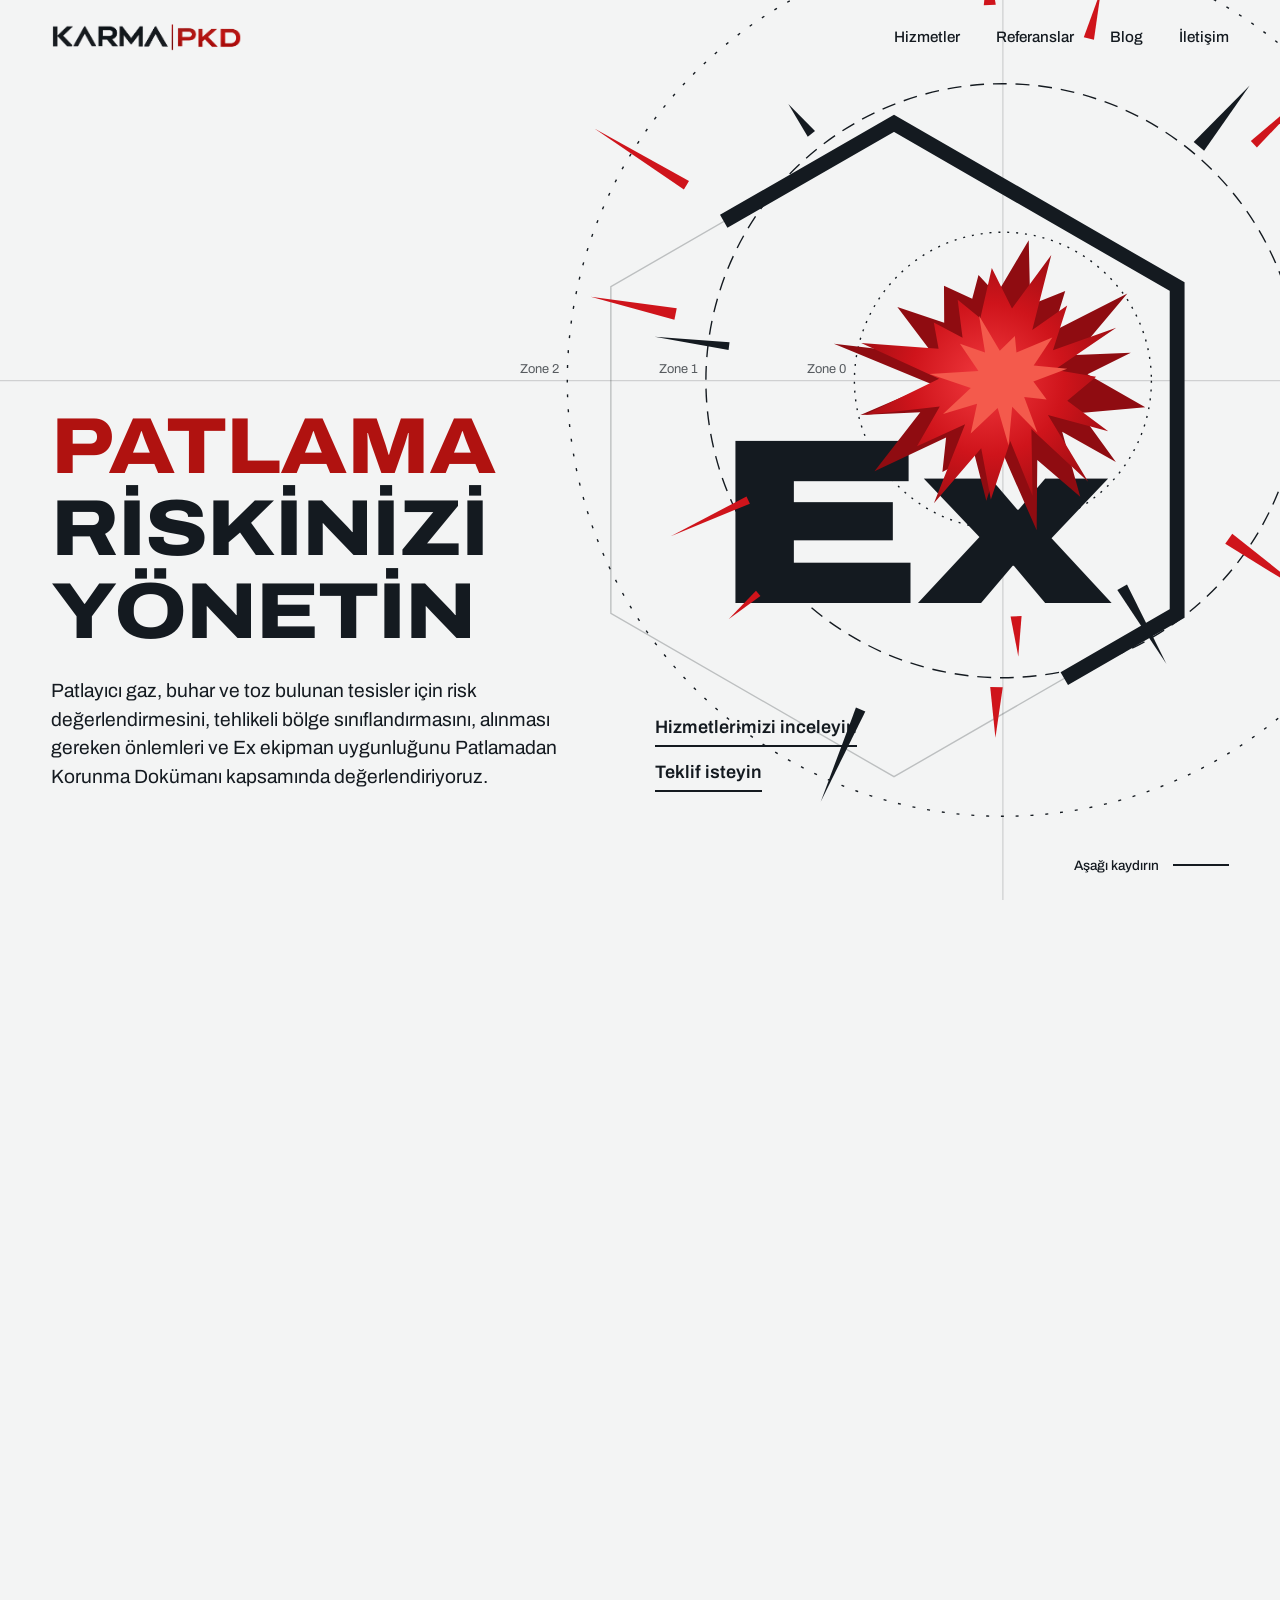
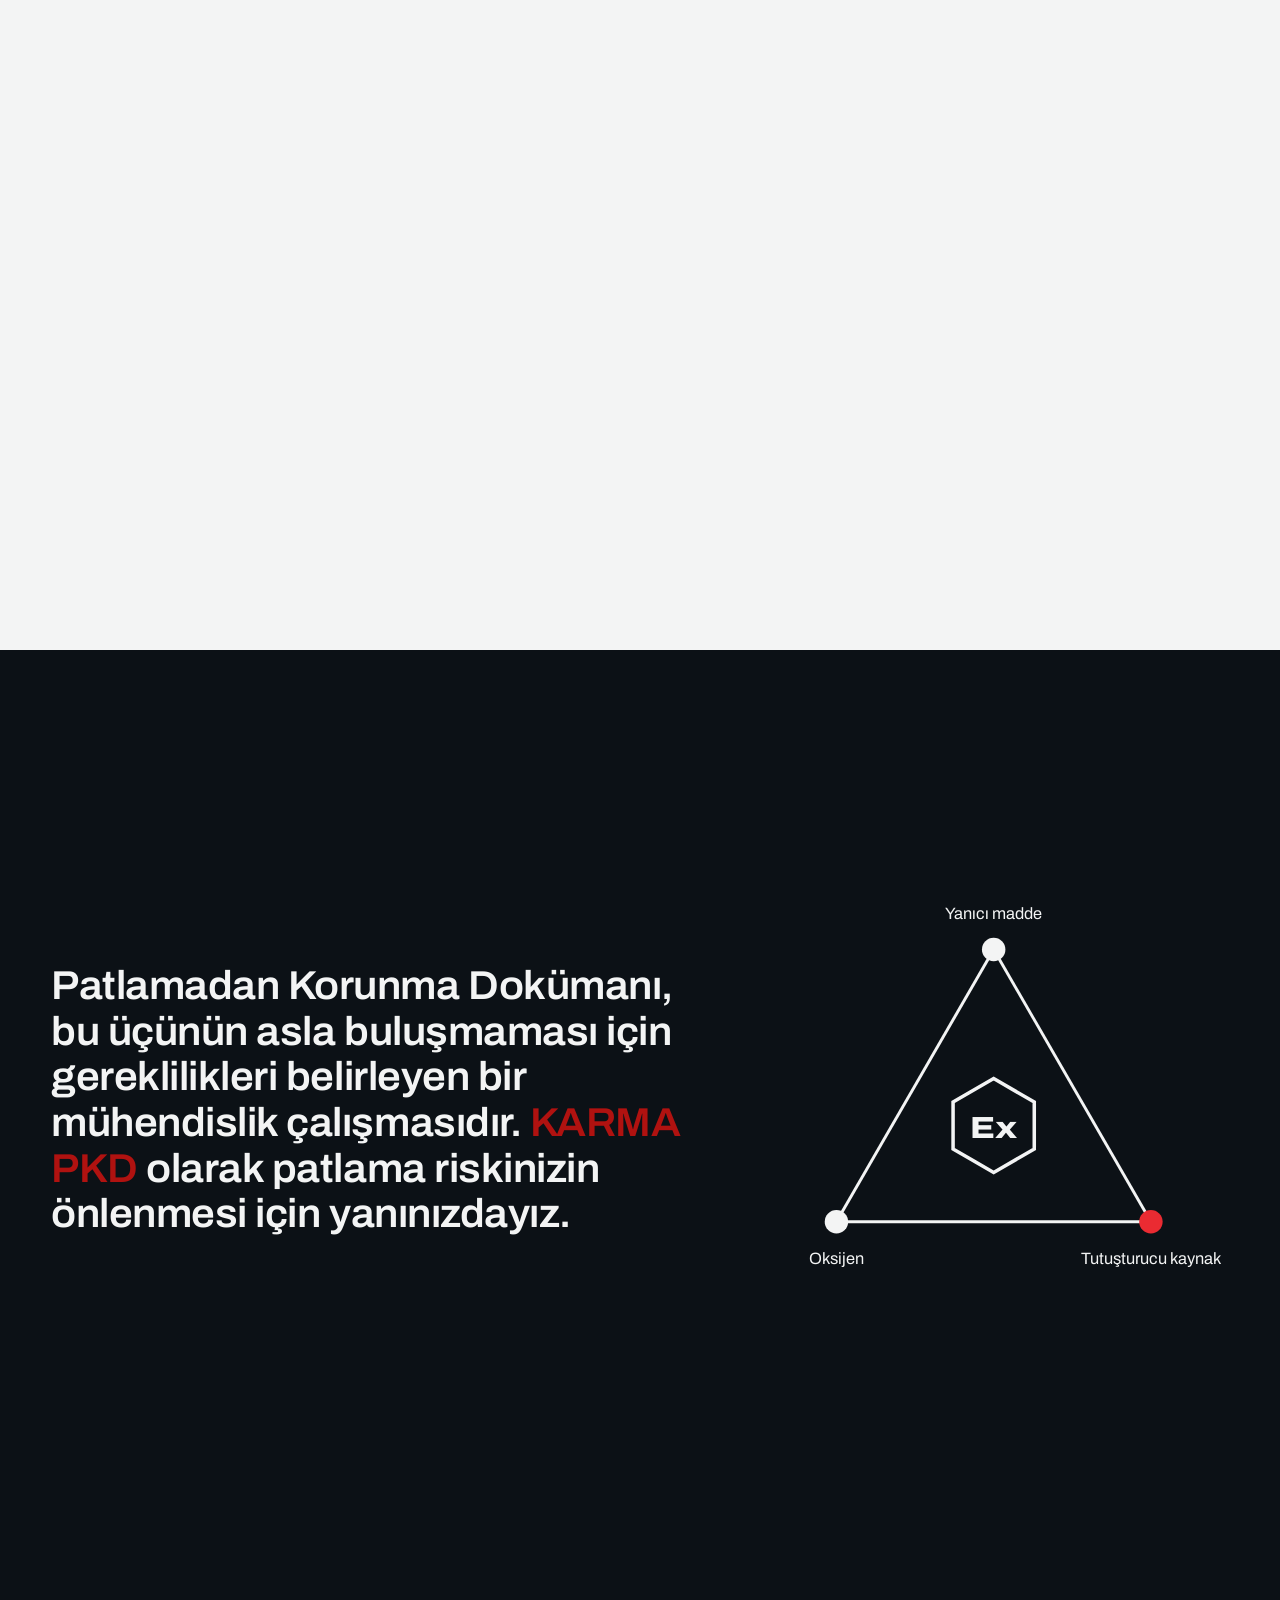
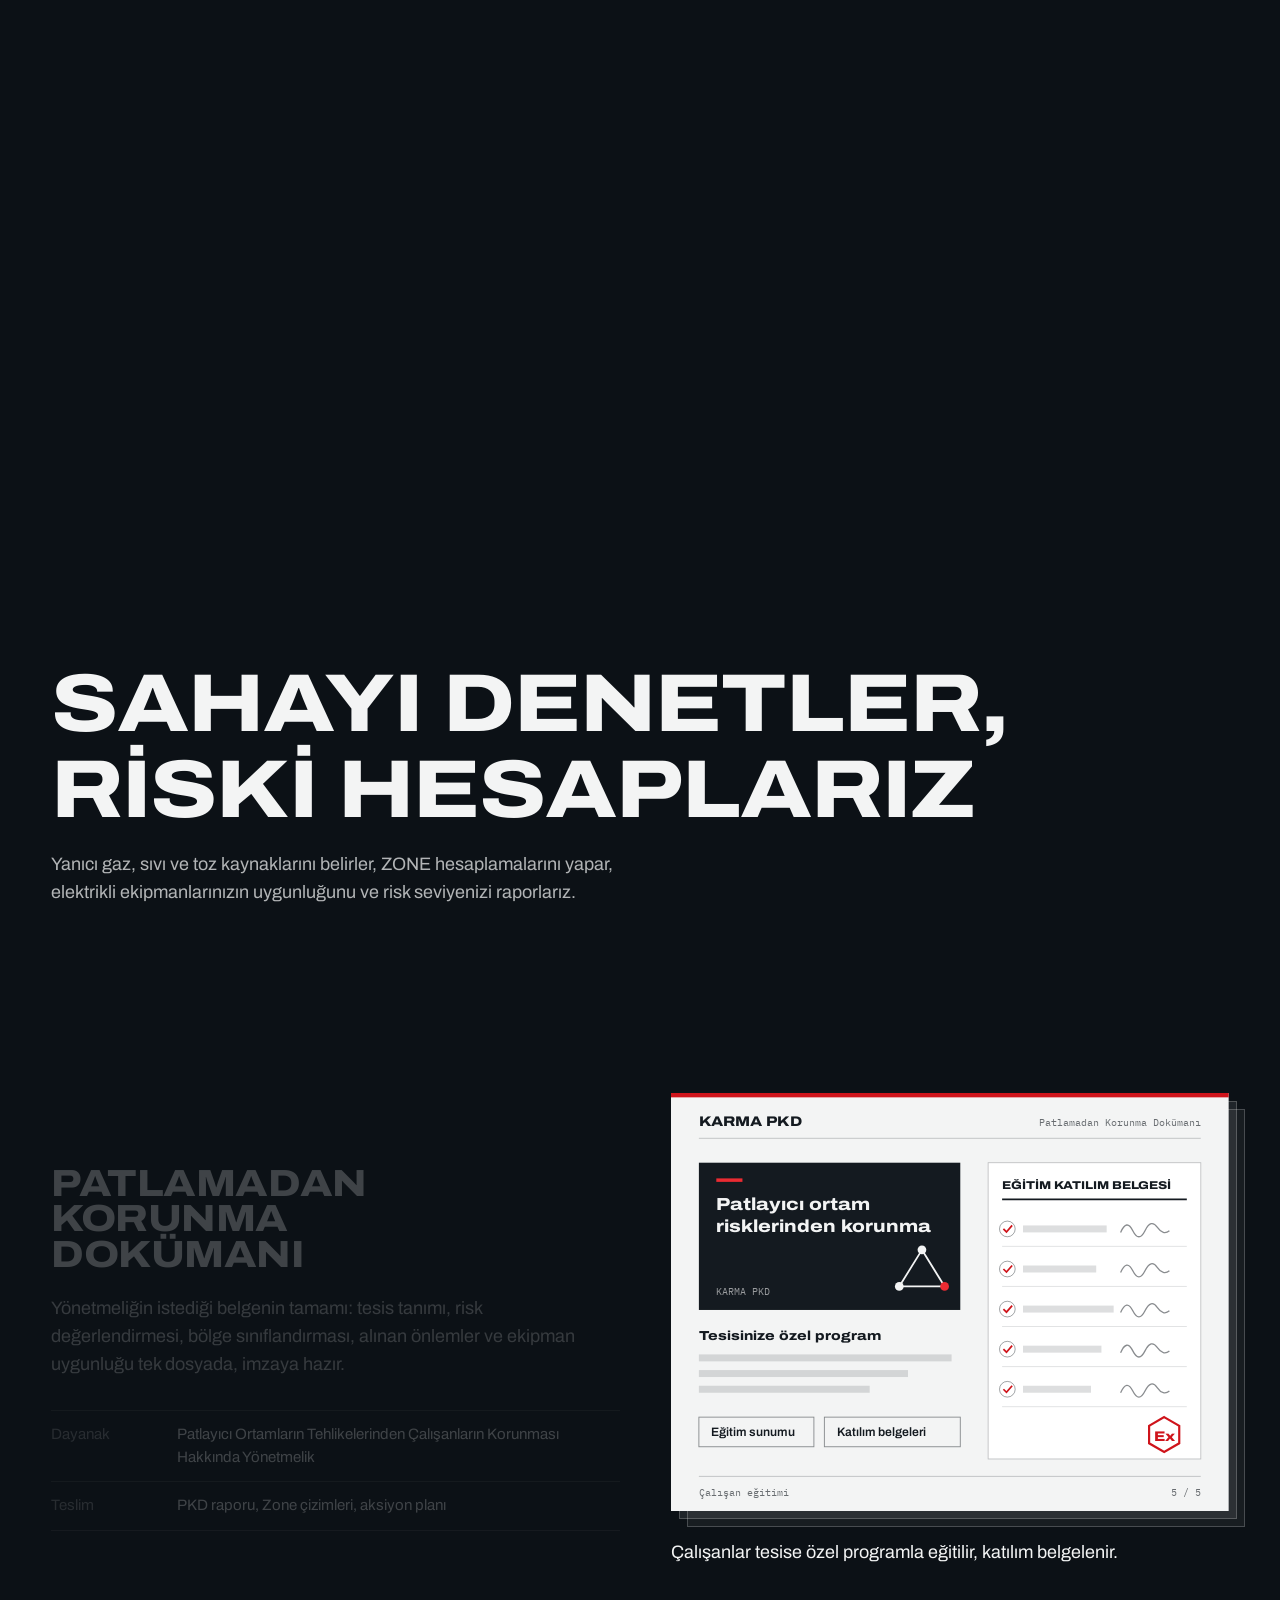
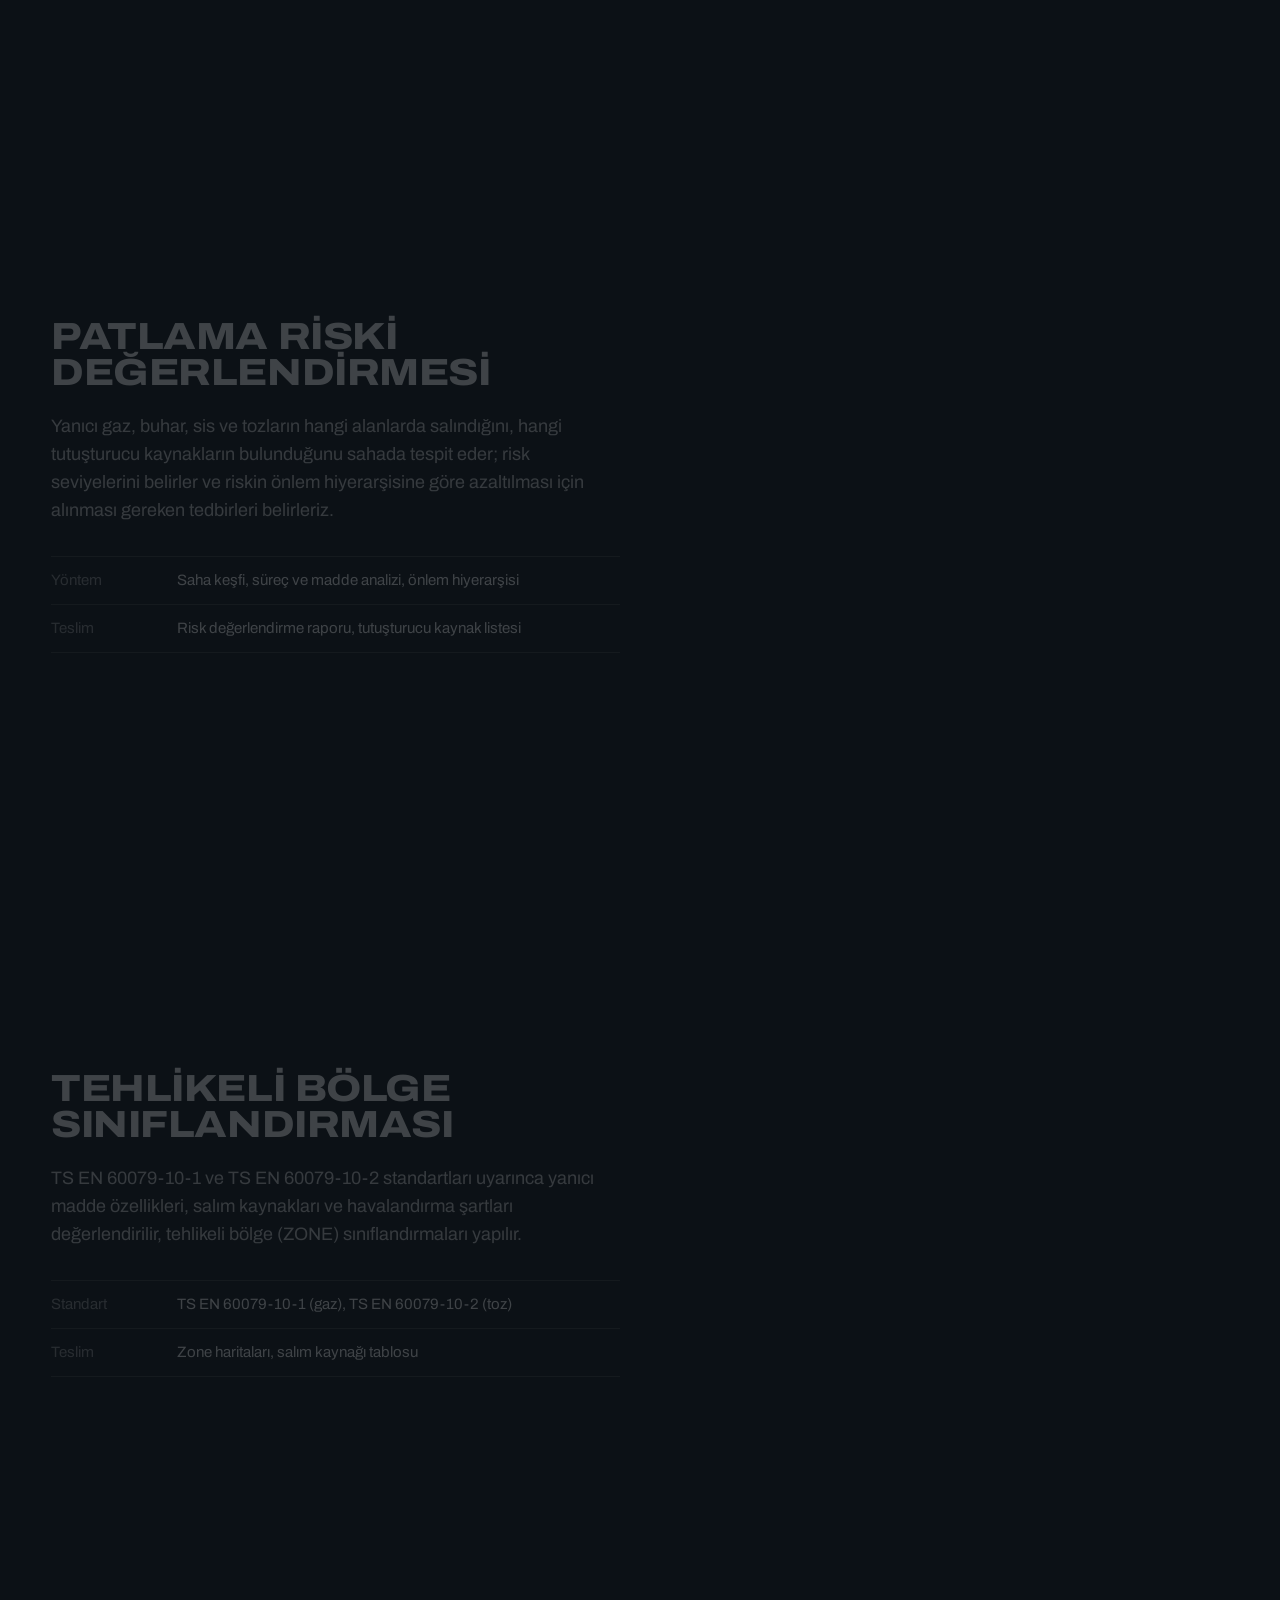
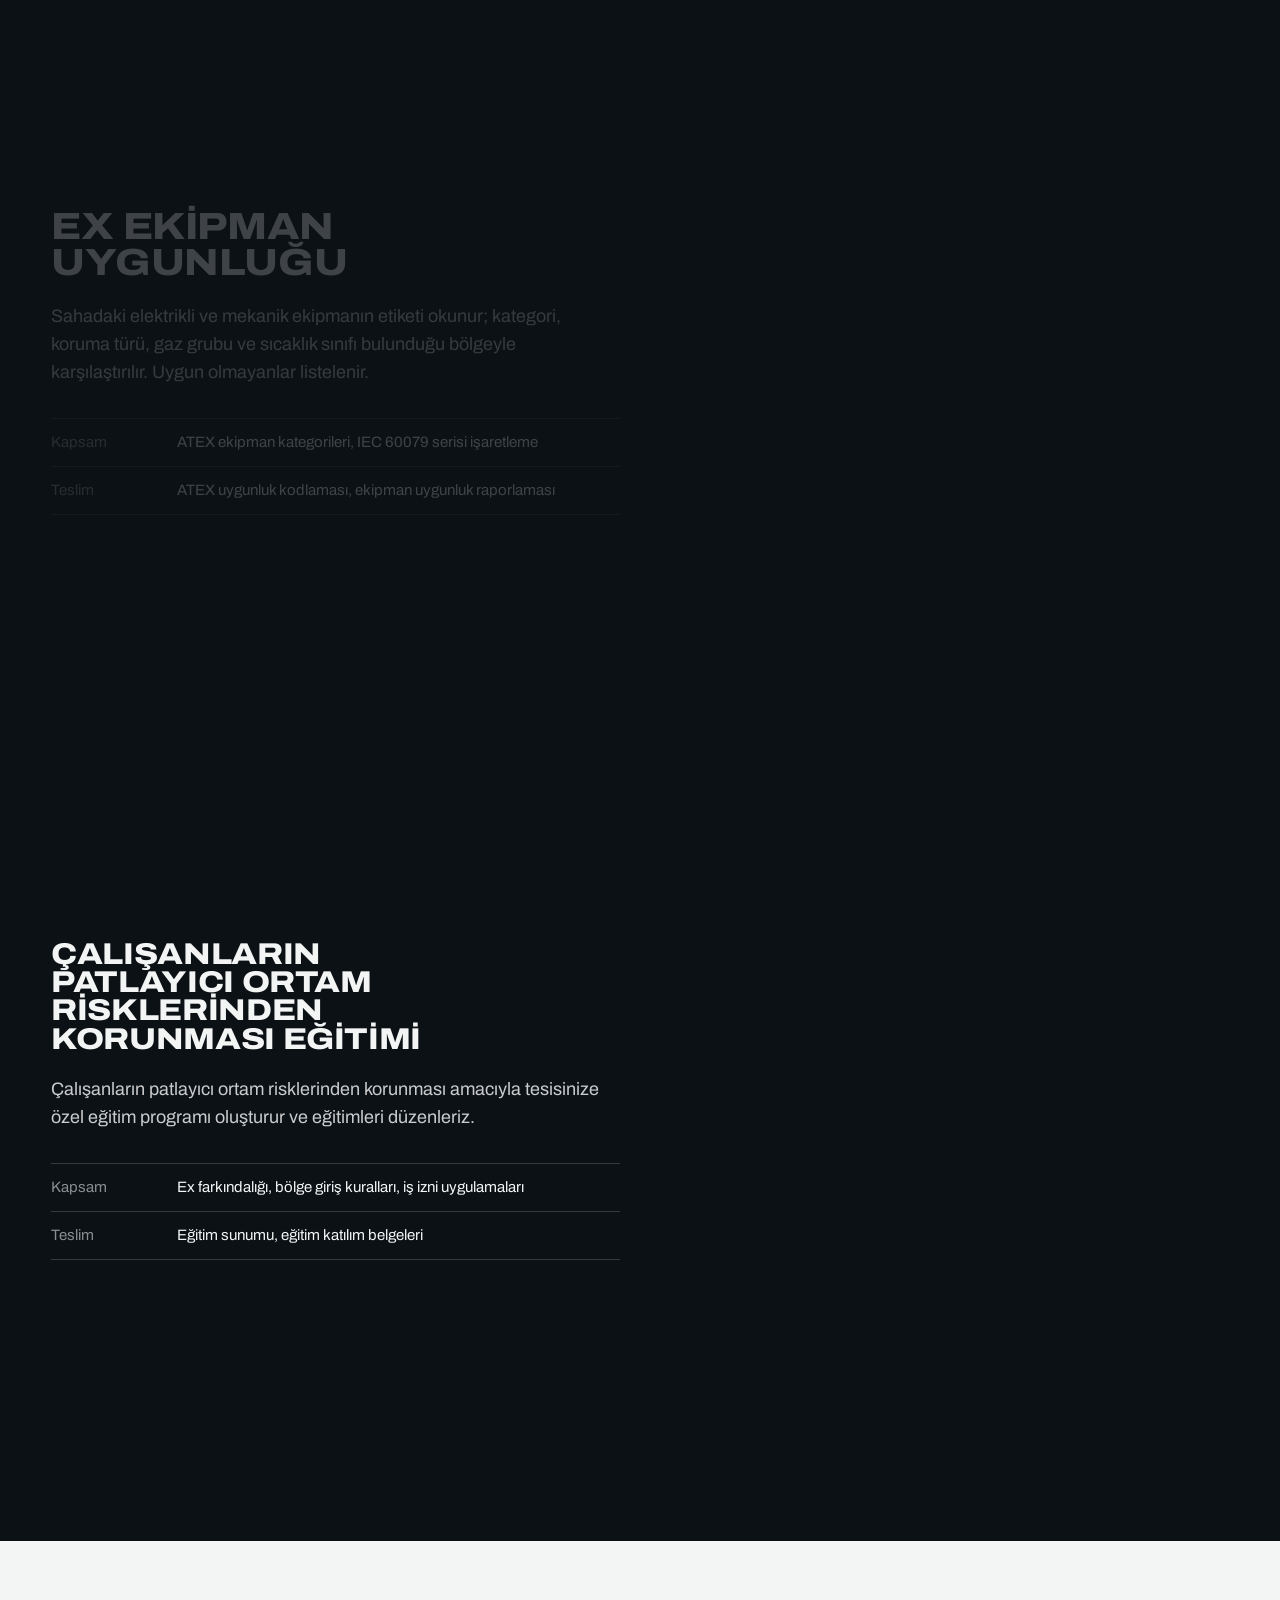
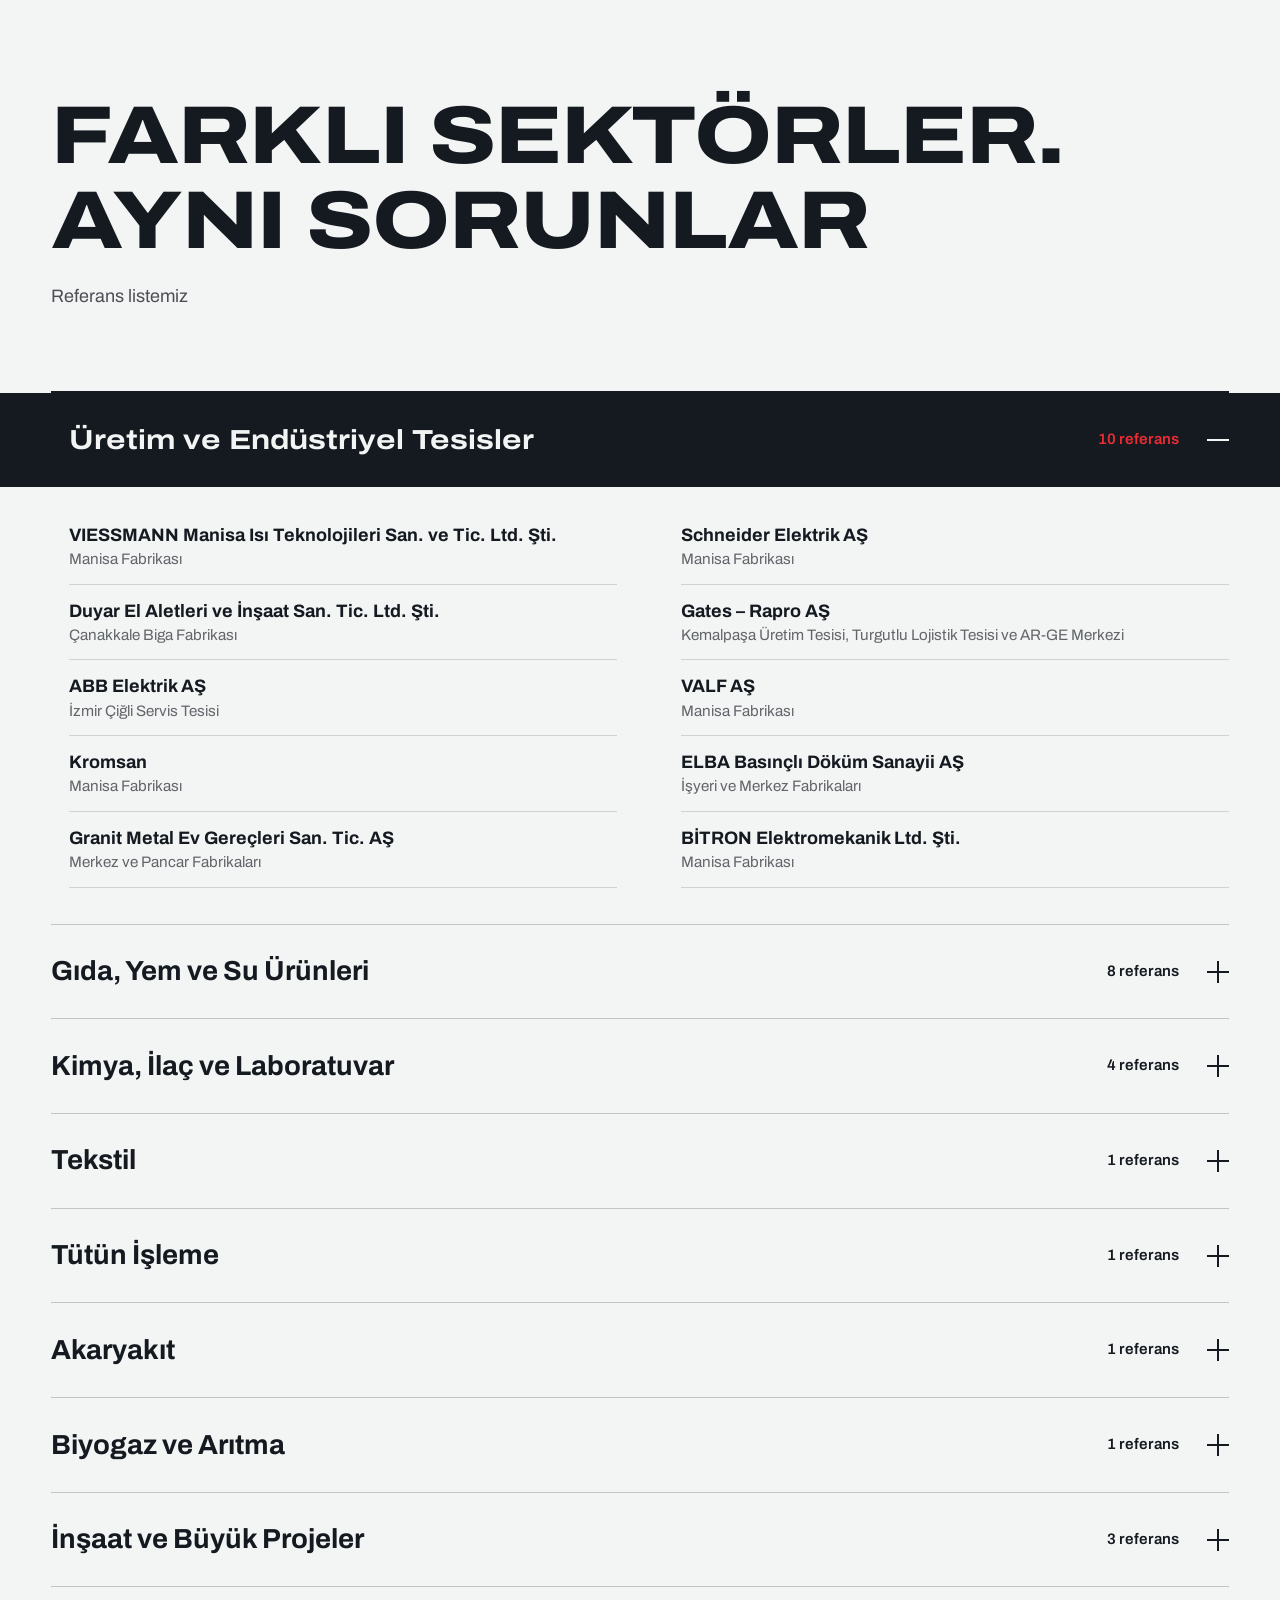
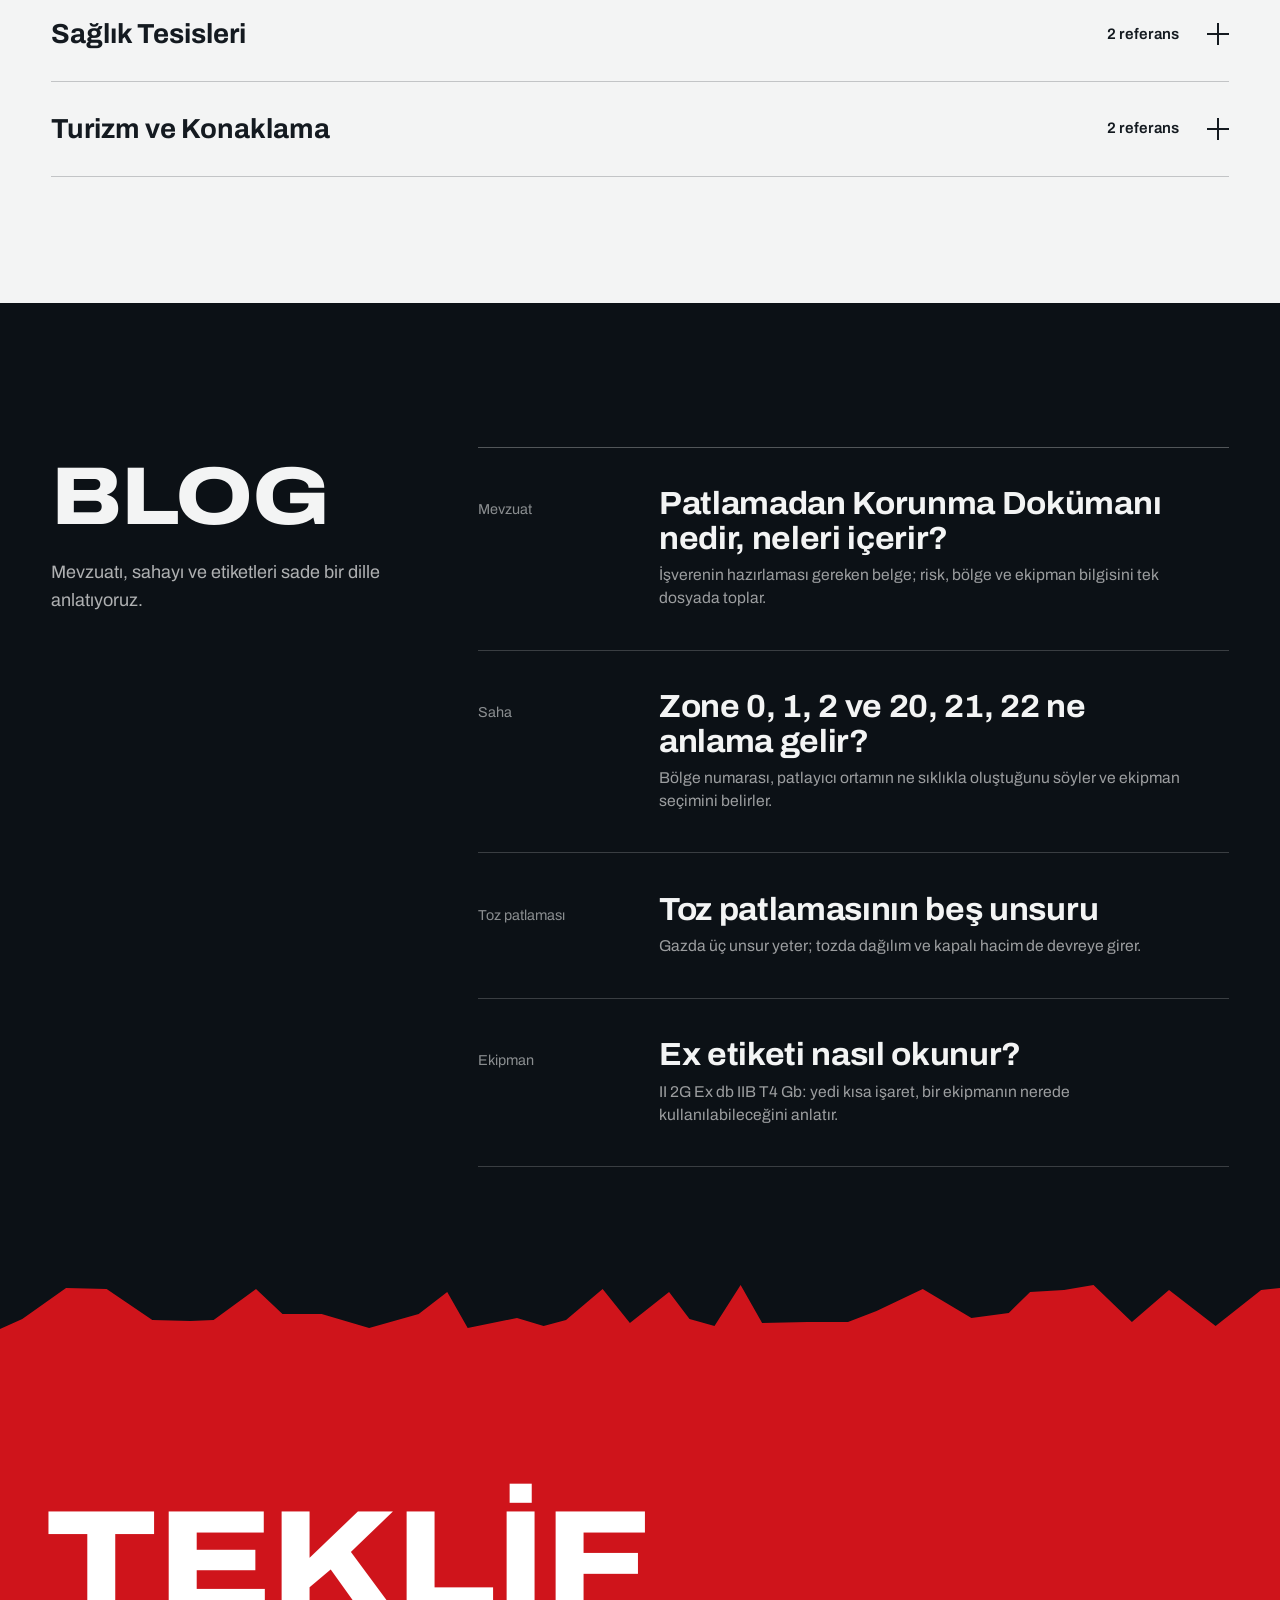
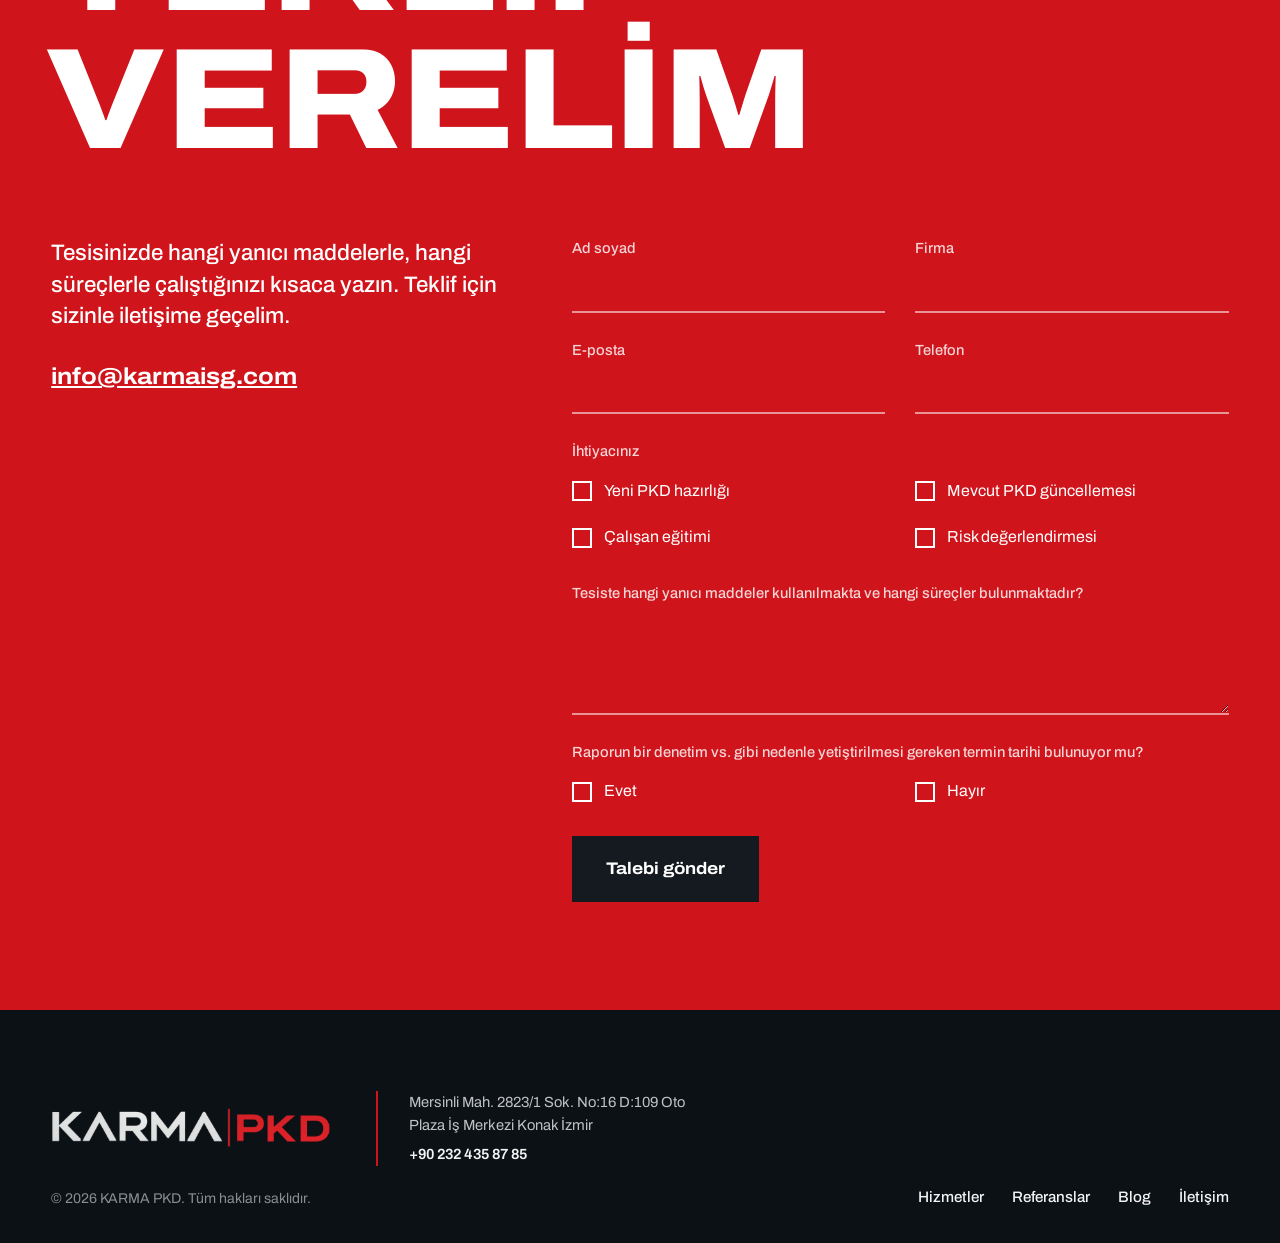
<file: index.html>
<!DOCTYPE html>
<html lang="tr">
<head>
<meta charset="utf-8">
<meta name="viewport" content="width=device-width, initial-scale=1, viewport-fit=cover">
<title>KARMA PKD | Patlamadan Korunma Dokümanı</title>
<meta name="description" content="KARMA PKD: patlayıcı ortam oluşabilecek tesisler için patlamadan korunma dokümanı, patlama riski değerlendirmesi, tehlikeli bölge sınıflandırması ve Ex ekipman uygunluğu hizmetleri.">
<meta name="theme-color" content="#f3f4f4">
<script>document.documentElement.classList.add('js')</script>
<link rel="preconnect" href="https://fonts.googleapis.com">
<link rel="preconnect" href="https://fonts.gstatic.com" crossorigin>
<link href="https://fonts.googleapis.com/css2?family=Archivo:wdth,wght@62..125,100..900&family=IBM+Plex+Mono:wght@400;500&display=swap" rel="stylesheet">
<style>
*,*::before,*::after{box-sizing:border-box}
:root{
  --ink:#141a20;
  --night:#0c1116;
  --night-2:#151c23;
  --paper:#f3f4f4;
  --paper-2:#e4e7e8;
  --red:#cf141b;
  --red-hot:#ea2b32;
  --red-deep:#9e0d12;
  --bordo:#7b0d1e;
  --pkd:#b01210;
  --f:'Archivo','Helvetica Neue',Arial,sans-serif;
  --mono:'IBM Plex Mono',ui-monospace,Menlo,Consolas,monospace;
  --pad:clamp(20px,4vw,64px);
  --ease:cubic-bezier(.2,.8,.1,1);
  color-scheme:light;
  padding-top:env(safe-area-inset-top,0px);
  padding-bottom:env(safe-area-inset-bottom,0px);
}
html{scroll-behavior:auto;-webkit-text-size-adjust:100%;overflow-x:clip;scroll-padding-top:env(safe-area-inset-top,0px);background:var(--night)}
body{margin:0;background:var(--paper);color:var(--ink);font-family:var(--f);font-weight:400;font-variation-settings:"wdth" 100;font-size:clamp(1rem,.3vw + .93rem,1.125rem);line-height:1.55;-webkit-font-smoothing:antialiased;overflow-x:clip}
h1,h2,h3,p,ul,ol,dl,dd,figure{margin:0}
ul,ol{padding:0;list-style:none}
a{color:inherit}
button{font:inherit;color:inherit;background:none;border:0;padding:0;cursor:pointer}
img{max-width:100%}
:focus-visible{outline:2px solid var(--red-hot);outline-offset:4px}
.on-red :focus-visible,.contact :focus-visible{outline-color:#fff}
.sr{position:absolute;width:1px;height:1px;overflow:hidden;clip:rect(0 0 0 0);white-space:nowrap}

/* display type — echoes the wide, heavy wordmark */
.disp{font-weight:800;font-variation-settings:"wdth" 118;text-transform:uppercase;letter-spacing:-.012em;line-height:.94}
.ln{display:block;overflow:hidden;padding:.14em 0 .1em;margin-bottom:-.14em}
.ln>span{display:inline-block}
.js .rv .ln>span{transform:translateY(108%);transition:transform 1.1s var(--ease)}
.js .rv.in .ln>span{transform:none}
.js .rv.in .ln:nth-child(2)>span{transition-delay:.09s}
.js .rv.in .ln:nth-child(3)>span{transition-delay:.18s}

/* ───────── header ───────── */
.hdr{position:fixed;top:0;left:0;right:0;z-index:60;padding:calc(env(safe-area-inset-top,0px) + 20px) var(--pad) 18px;display:flex;align-items:center;justify-content:space-between;color:var(--fg);--fg:var(--ink);--ul:var(--red);pointer-events:none;transition:color .35s}
.hdr>*{pointer-events:auto}
.hdr[data-theme=ink]{--fg:var(--paper)}
.hdr[data-theme=red]{--fg:#fff;--ul:#fff}
.logo{display:block;position:relative;width:clamp(150px,15vw,212px);aspect-ratio:878/125}
.lg{position:absolute;inset:0;background:center/contain no-repeat;opacity:0;transition:opacity .35s}
.lg-dark{background-image:url([data-uri])}
.lg-light{background-image:url([data-uri])}
.lg-mono{background-image:url([data-uri])}
.hdr[data-theme=paper] .lg-dark,.hdr[data-theme=ink] .lg-light,.hdr[data-theme=red] .lg-mono{opacity:1}
.nav{display:flex;gap:clamp(22px,2.8vw,46px)}
.nav a,.menu-btn{position:relative;text-decoration:none;font-size:.95rem;font-weight:500;padding:6px 0;color:var(--fg)}
.nav a::after,.menu-btn::after{content:"";position:absolute;left:0;right:0;bottom:0;height:2px;background:var(--ul);transform:scaleX(0);transform-origin:left;transition:transform .4s var(--ease)}
.nav a:hover::after,.nav a.on::after,.menu-btn:hover::after{transform:scaleX(1)}
.menu-btn{display:none}
.fuse{position:fixed;left:0;top:0;height:3px;width:100%;background:var(--red);transform-origin:left;transform:scaleX(0);z-index:70;pointer-events:none}

.sheet{position:fixed;inset:0;z-index:55;background:var(--night);color:var(--paper);display:flex;flex-direction:column;justify-content:flex-end;padding:var(--pad);padding-bottom:calc(var(--pad) + env(safe-area-inset-bottom,0px));clip-path:circle(0px at calc(100% - 44px) 40px);transition:clip-path .8s cubic-bezier(.7,0,.2,1);visibility:hidden}
.sheet.open{clip-path:circle(160vmax at calc(100% - 44px) 40px);visibility:visible}
.sheet a{display:block;text-decoration:none;font-weight:800;font-variation-settings:"wdth" 118;font-size:clamp(1.8rem,8.6vw,3.6rem);text-transform:uppercase;line-height:1.12;padding:.06em 0;border-top:1px solid rgba(243,244,244,.16)}
.sheet a:last-child{border-bottom:1px solid rgba(243,244,244,.16)}

/* ───────── hero ───────── */
.hero{position:relative;height:250vh;height:250svh;background:var(--paper)}
.hero-stage{position:sticky;top:0;height:100vh;height:100svh;overflow:hidden}
.hero-art{--h:min(110vh,120vw);position:absolute;height:var(--h);width:var(--h);top:calc(50% - var(--h)/2);right:calc(var(--h)*-.11);transform-origin:61% 43%}
.hero-art svg{display:block;width:100%;height:100%;overflow:visible}
.hero-art text{font-family:var(--f)}
.ex{font-weight:900;font-variation-settings:"wdth" 125;font-size:238px;fill:var(--ink);letter-spacing:-4px}
.js .ex{opacity:0;transform:translateY(46px);transition:opacity .9s ease .5s,transform 1.2s var(--ease) .5s}
.js .go .ex{opacity:1;transform:none}
.zl{font-family:var(--mono);font-size:13px;fill:var(--ink);opacity:.7}
.js .zl,.js .ghost,.js .guide{opacity:0;transition:opacity 1.2s ease .9s}
.js .go .zl{opacity:.7}
.js .go .ghost{opacity:.24}
.js .go .guide{opacity:.2}

.hero-copy{position:absolute;left:var(--pad);bottom:clamp(70px,12vh,130px);right:var(--pad);z-index:3}
.hero h1{font-size:clamp(2.1rem,6.2vw,7.2rem);font-variation-settings:"wdth" 62;transition:font-variation-settings 1.6s var(--ease) .55s}
.js .hero h1{font-variation-settings:"wdth" 62}
.js .go h1{font-variation-settings:"wdth" 114}
.hero h1 .ln>span{transform:translateY(108%)}
.go h1 .ln>span{transform:none;transition:transform 1.2s var(--ease) 1s}
.go h1 .ln:nth-child(2)>span{transition-delay:1.12s}
.go h1 .ln:nth-child(3)>span{transition-delay:1.24s}
.ln>span.bordo{color:var(--pkd)}
html:not(.js) .hero h1 .ln>span{transform:none}
html:not(.js) .hero h1{font-variation-settings:"wdth" 114}
.hero-under{display:grid;grid-template-columns:minmax(0,30em) auto;gap:clamp(28px,5vw,90px);align-items:end;margin-top:clamp(20px,3.4vh,40px)}
.lead{max-width:30em;font-size:clamp(1rem,.4vw + .92rem,1.2rem);line-height:1.5}
.js .lead,.js .hero-links{opacity:0;transform:translateY(14px);transition:opacity 1s ease 1.7s,transform 1.2s var(--ease) 1.7s}
.js .go .lead,.js .go .hero-links{opacity:1;transform:none}
.hero-links{display:flex;flex-direction:column;align-items:flex-start;gap:12px;font-weight:600}
.tl{position:relative;text-decoration:none;display:inline-block;padding-bottom:5px;background:linear-gradient(currentColor,currentColor) left bottom/100% 2px no-repeat}
.tl::after{content:"";position:absolute;left:0;bottom:0;height:2px;width:100%;background:var(--red);transform:scaleX(0);transform-origin:left;transition:transform .5s var(--ease)}
.tl:hover::after{transform:scaleX(1)}
.hero-foot{position:absolute;right:var(--pad);bottom:24px;z-index:3;display:flex;align-items:center;gap:14px;font-size:.85rem;font-weight:500}
.hero-foot i{display:block;width:56px;height:2px;background:var(--ink);transform-origin:left;animation:cue 2.4s var(--ease) infinite}
@keyframes cue{0%{transform:scaleX(0)}55%{transform:scaleX(1)}100%{transform:scaleX(1);opacity:0}}
.blast{position:absolute;inset:0;z-index:4;pointer-events:none}
.blast i{position:absolute;inset:0;display:block;clip-path:circle(0px at 50% 50%)}
.b-red{background:var(--red)}
.b-night{background:var(--night)}

/* ───────── manifesto ───────── */
.manifesto{position:relative;height:340vh;background:var(--night);color:var(--paper)}
.mf-stage{position:sticky;top:0;height:100vh;height:100svh;display:grid;grid-template-columns:minmax(0,7fr) minmax(0,5fr);align-items:center;gap:var(--pad);padding:0 var(--pad)}
.mf-texts{display:grid}
.mf-text{grid-area:1/1;font-weight:600;font-variation-settings:"wdth" 104;font-size:clamp(1.55rem,3.15vw,3.5rem);line-height:1.13;letter-spacing:-.012em;max-width:19em}
.mf-text .w{color:rgba(243,244,244,.15);transition:color .35s}
.mf-text .w.on{color:var(--paper)}
.mf-text b{font-weight:inherit}
.mf-text b .w.on{color:var(--red-hot)}
.mf-text .brand .w.on{color:var(--pkd)}
.mf-dia{width:100%;max-height:78vh;justify-self:end;overflow:visible}
.mf-dia text{font-family:var(--f);font-size:14px;fill:var(--paper)}

/* ───────── services ───────── */
.services{position:relative;background:var(--night);color:var(--paper);padding-top:clamp(70px,16vh,180px)}
.svc-head{padding:0 var(--pad) clamp(30px,8vh,90px)}
.svc-head h2{font-size:clamp(2.2rem,6.4vw,7.4rem)}
.svc-head p{max-width:32em;margin-top:clamp(18px,3vh,34px);color:rgba(243,244,244,.72)}
.svc-wrap{display:grid;grid-template-columns:minmax(0,1.02fr) minmax(0,1fr);gap:var(--pad);padding:0 var(--pad)}
.svc{min-height:82vh;display:flex;flex-direction:column;justify-content:center;padding:6vh 0;opacity:.22;transition:opacity .6s ease}
.svc.is-on{opacity:1}
.svc h3{font-size:clamp(1.6rem,2.95vw,3.2rem);font-variation-settings:"wdth" 116;max-width:11em}
.svc h3.long{font-size:clamp(1.4rem,2.35vw,2.6rem);max-width:14em}
.svc p{margin-top:clamp(16px,2.6vh,28px);max-width:31em;color:rgba(243,244,244,.82)}
.spec{margin-top:clamp(20px,3.4vh,38px);max-width:34em}
.spec div{display:grid;grid-template-columns:7.2em 1fr;gap:18px;padding:12px 0;border-top:1px solid rgba(243,244,244,.18);font-size:.94rem}
.spec div:last-child{border-bottom:1px solid rgba(243,244,244,.18)}
.spec dt{color:rgba(243,244,244,.55)}
.svc-dia{position:relative}
.dia-sticky{position:sticky;top:11vh;height:78vh;display:flex;flex-direction:column;justify-content:center;gap:14px}
.pkd-stack{position:relative;width:100%;aspect-ratio:4/3;max-width:calc((78vh - 44px)*1.3333)}
.pkd-stack::before,.pkd-stack::after{content:"";position:absolute;inset:0;border:1px solid rgba(243,244,244,.22)}
.pkd-stack::before{transform:translate(16px,16px);background:rgba(243,244,244,.05)}
.pkd-stack::after{transform:translate(8px,8px);background:rgba(243,244,244,.09)}
.pg{position:absolute;inset:0;z-index:1;opacity:0;transform:translateY(22px);transition:opacity .5s ease,transform .9s var(--ease);pointer-events:none}
.pg.on{opacity:1;transform:none}
.pg svg{display:block;width:100%;height:100%}
.pg text{font-family:var(--f);fill:var(--ink)}
.pg .m{font-family:var(--mono)}
.pg .mu{fill:rgba(20,26,32,.62)}
.pg .wd{font-weight:800;font-variation-settings:"wdth" 118}
.pg .rd{fill:var(--red)}
.pg .pp{fill:var(--paper)}
.dia-cap{max-width:34em;margin-top:14px}
.zn{transform-box:fill-box;transform-origin:center;transform:scale(.25);opacity:0;transition:transform 1.1s var(--ease) .15s,opacity .6s ease .15s}
.zn.b{transition-delay:.4s}
.pg.on .zn{transform:none;opacity:1}
.ar{stroke-dasharray:100;stroke-dashoffset:100;transition:stroke-dashoffset 1s ease .5s}
.pg.on .ar{stroke-dashoffset:0}
.ah{opacity:0;transition:opacity .3s ease 1.4s}
.pg.on .ah{opacity:1}

/* ───────── references ───────── */
.refs{background:var(--paper);color:var(--ink);padding:clamp(80px,16vh,190px) var(--pad) clamp(80px,14vh,160px)}
.refs h2{font-size:clamp(2.2rem,6.4vw,7.4rem)}
.refs-sub{max-width:31em;margin:clamp(18px,3vh,34px) 0 clamp(40px,9vh,100px);color:rgba(20,26,32,.75)}
.sects{border-top:2px solid var(--ink)}
.sect{border-bottom:1px solid rgba(20,26,32,.22)}
.sect-h{font:inherit}
.sect-btn{position:relative;display:grid;grid-template-columns:minmax(0,1fr) auto 22px;gap:6px 28px;align-items:center;width:100%;text-align:left;padding:clamp(20px,3.6vh,34px) 0;isolation:isolate;transition:color .35s ease,padding .5s var(--ease)}
.sect-btn::before{content:"";position:absolute;inset:0 calc(var(--pad)*-1);background:var(--ink);transform:scaleX(0);transform-origin:left;transition:transform .6s var(--ease);z-index:-1}
.sect-btn:hover,.sect-btn:focus-visible,.sect.open .sect-btn{color:var(--paper);padding-left:18px}
.sect-btn:hover::before,.sect-btn:focus-visible::before,.sect.open .sect-btn::before{transform:scaleX(1)}
.sect-t{font-weight:700;font-size:clamp(1.3rem,2.15vw,2.3rem);line-height:1.05;font-variation-settings:"wdth" 100;transition:font-variation-settings .6s var(--ease)}
.sect-btn:hover .sect-t,.sect-btn:focus-visible .sect-t,.sect.open .sect-t{font-variation-settings:"wdth" 118}
.sect-n{font-size:.95rem;font-weight:600}
.sect-btn:hover .sect-n,.sect-btn:focus-visible .sect-n,.sect.open .sect-n{color:var(--red-hot)}
.pm{position:relative;width:22px;height:22px}
.pm::before,.pm::after{content:"";position:absolute;left:0;right:0;top:50%;height:2px;margin-top:-1px;background:currentColor;transition:transform .45s var(--ease)}
.pm::after{transform:rotate(90deg)}
.sect.open .pm::after{transform:rotate(0)}
.sect-panel{display:grid;grid-template-rows:0fr;transition:grid-template-rows .6s var(--ease)}
.sect.open .sect-panel{grid-template-rows:1fr}
.sect-panel>div{min-height:0;overflow:hidden;visibility:hidden;transition:visibility 0s linear .6s}
.sect.open .sect-panel>div{visibility:visible;transition-delay:0s}
.refl{display:grid;grid-template-columns:repeat(2,minmax(0,1fr));gap:0 clamp(28px,5vw,80px);padding:clamp(14px,2.4vh,26px) 0 clamp(22px,4vh,40px) 18px}
.refl li{padding:14px 0;border-bottom:1px solid rgba(20,26,32,.16);line-height:1.35}
.refl strong{display:block;font-weight:700}
.refl span{display:block;margin-top:2px;font-size:.95rem;color:rgba(20,26,32,.65)}

/* ───────── blog ───────── */
.blog{background:var(--night);color:var(--paper);padding:clamp(80px,16vh,190px) var(--pad) clamp(110px,18vh,200px);display:grid;grid-template-columns:minmax(0,4fr) minmax(0,8fr);gap:var(--pad)}
.blog-head{align-self:start;position:sticky;top:16vh}
.blog h2{font-size:clamp(2.2rem,6.4vw,7.4rem)}
.blog-head p{margin-top:clamp(16px,3vh,30px);max-width:20em;color:rgba(243,244,244,.7)}
.posts{border-top:1px solid rgba(243,244,244,.3)}
.post{display:grid;grid-template-columns:8.5em minmax(0,1fr) auto;gap:8px 28px;align-items:baseline;width:100%;text-align:left;padding:clamp(24px,4.4vh,44px) 0;border-bottom:1px solid rgba(243,244,244,.2);position:relative}
.post .cat{font-size:.9rem;color:rgba(243,244,244,.55)}
.post h3{font-weight:700;font-variation-settings:"wdth" 104;font-size:clamp(1.35rem,2.5vw,2.6rem);line-height:1.08;letter-spacing:-.01em;transition:transform .6s var(--ease)}
.post .exc{grid-column:2;font-size:.98rem;line-height:1.45;color:rgba(243,244,244,.62);max-width:34em}
.post .rt{font-size:.9rem;color:rgba(243,244,244,.55)}
.post .bm{position:absolute;left:8.5em;top:calc(clamp(24px,4.4vh,44px) + .15em);width:0;height:1em;overflow:hidden;transition:width .5s var(--ease)}
.post svg.mk{position:absolute;left:0;top:0;width:1em;height:1em;fill:var(--red-hot);transform:scale(0) rotate(-40deg);transition:transform .5s var(--ease)}
.post:hover h3,.post:focus-visible h3{transform:translateX(1.15em)}
.post:hover .mk,.post:focus-visible .mk{transform:scale(1) rotate(0)}
.post:hover .bm,.post:focus-visible .bm{width:1.2em}
.post .mkwrap{position:absolute;left:calc(8.5em + 28px);top:clamp(24px,4.4vh,44px);width:1.1em;height:1.1em;font-size:clamp(1.35rem,2.5vw,2.6rem);pointer-events:none}
.post .mkwrap svg{position:absolute;inset:0;width:100%;height:100%;fill:var(--red-hot);transform:scale(0) rotate(-50deg);transition:transform .55s var(--ease)}
.post:hover .mkwrap svg,.post:focus-visible .mkwrap svg{transform:scale(.86) rotate(0)}

/* reader */
.reader{position:fixed;inset:0;z-index:90;background:var(--paper);color:var(--ink);overflow-y:auto;clip-path:inset(100% 0 0 0);visibility:hidden;transition:clip-path .8s cubic-bezier(.7,0,.2,1),visibility 0s linear .8s;overscroll-behavior:contain}
.reader.open{clip-path:inset(0);visibility:visible;transition:clip-path .8s cubic-bezier(.7,0,.2,1),visibility 0s}
.rd-bar{position:sticky;top:0;display:flex;justify-content:space-between;align-items:center;padding:calc(env(safe-area-inset-top,0px) + 20px) var(--pad) 16px;background:var(--paper);border-bottom:1px solid rgba(20,26,32,.16);z-index:2}
.rd-bar span{font-size:.92rem;color:rgba(20,26,32,.6)}
.rd-close{font-weight:600;position:relative;padding:6px 0}
.rd-close::after{content:"";position:absolute;left:0;right:0;bottom:0;height:2px;background:var(--red);transform-origin:left;transition:transform .4s var(--ease)}
.rd-close:hover::after{transform:scaleX(.4)}
.rd-body{padding:clamp(40px,10vh,110px) var(--pad) clamp(80px,14vh,160px);display:grid;grid-template-columns:minmax(0,5fr) minmax(0,7fr);gap:var(--pad)}
.rd-body h2{font-size:clamp(1.9rem,4.2vw,4.6rem);font-variation-settings:"wdth" 114;position:sticky;top:calc(env(safe-area-inset-top,0px) + 110px);align-self:start}
.rd-text{max-width:36em}
.rd-text p{margin:0 0 1.15em;font-size:clamp(1.02rem,.3vw + .96rem,1.18rem);line-height:1.62}
.rd-text h3{margin:2em 0 .7em;font-weight:800;font-variation-settings:"wdth" 114;font-size:1.25rem;text-transform:uppercase;letter-spacing:-.005em}
.rd-text dl{margin:0 0 1.6em;border-top:2px solid var(--ink)}
.rd-text dl div{display:grid;grid-template-columns:9em 1fr;gap:18px;padding:14px 0;border-bottom:1px solid rgba(20,26,32,.2)}
.rd-text dt{font-weight:700}
.rd-text dd{margin:0}
.rd-text .mark{display:flex;flex-wrap:wrap;gap:6px 14px;font-family:var(--mono);font-weight:500;font-size:clamp(1.15rem,2.6vw,2rem);padding:22px 0;border-top:2px solid var(--ink);margin:0 0 4px}
.rd-text .mark span{color:var(--ink)}
.rd-text .mark span:nth-child(odd){color:var(--red)}

/* ───────── contact ───────── */
.contact{position:relative;background:var(--red);color:#fff;padding:clamp(120px,22vh,240px) var(--pad) clamp(70px,12vh,130px);margin-top:-46px}
.contact h2{font-size:clamp(2.6rem,11.2vw,15rem);font-variation-settings:"wdth" 116;line-height:.86;margin-left:-.04em}
.ct-grid{display:grid;grid-template-columns:minmax(0,5fr) minmax(0,7fr);gap:var(--pad);margin-top:clamp(40px,9vh,100px)}
.ct-info p{max-width:24em;font-size:clamp(1.1rem,.6vw + 1rem,1.4rem);line-height:1.4;font-weight:500}
.ct-info .mail{margin-top:28px;display:inline-block;font-weight:700;font-variation-settings:"wdth" 112;font-size:clamp(1.1rem,1.8vw,1.7rem);word-break:break-all}
.form{display:grid;grid-template-columns:1fr 1fr;gap:26px 30px}
.fld{display:flex;flex-direction:column;gap:4px;position:relative}
.fld.full{grid-column:1/-1}
.fld label,.opts legend{font-size:.92rem;font-weight:500;color:rgba(255,255,255,.82)}
.fld input,.fld textarea{font:inherit;font-size:1.15rem;color:#fff;background:transparent;border:0;border-bottom:2px solid rgba(255,255,255,.55);padding:8px 0 10px;border-radius:0;outline:0;transition:border-color .3s;resize:vertical}
.fld textarea{min-height:5.2em}
.fld input:focus,.fld textarea:focus{border-bottom-color:#fff;border-bottom-width:2px;box-shadow:0 2px 0 0 #fff}
.opts{grid-column:1/-1;border:0;padding:0;margin:0;display:grid;grid-template-columns:1fr 1fr;gap:10px 30px}
.opts legend{margin-bottom:10px;padding:0}
.opt{display:flex;align-items:center;gap:12px;cursor:pointer;font-size:1rem;padding:6px 0}
.opt input{appearance:none;-webkit-appearance:none;margin:0;width:20px;height:20px;border:2px solid #fff;display:grid;place-content:center;flex:none;cursor:pointer;background:transparent}
.opt input::after{content:"";width:10px;height:10px;background:var(--ink);transform:scale(0);transition:transform .25s var(--ease)}
.opt input:checked::after{transform:scale(1)}
.opt input:checked{background:#fff}
.opt input:focus-visible{outline:2px solid #fff;outline-offset:3px}
.send{grid-column:1/-1;display:flex;align-items:center;gap:26px;flex-wrap:wrap}
.btn{background:var(--ink);color:#fff;font-weight:700;font-variation-settings:"wdth" 112;font-size:1.05rem;padding:20px 34px;border-radius:0;position:relative;overflow:hidden;transition:color .4s}
.btn::before{content:"";position:absolute;inset:0;background:#fff;transform:translateY(101%);transition:transform .5s var(--ease)}
.btn span{position:relative}
.btn:hover{color:var(--ink)}
.btn:hover::before{transform:none}
.btn:focus-visible{outline-color:#fff}
.status{font-size:.98rem;max-width:26em;min-height:1.5em}
.status.err{font-weight:600}

/* footer */
.foot{background:var(--night);color:var(--paper);padding:clamp(50px,9vh,90px) var(--pad) calc(34px + env(safe-area-inset-bottom,0px));display:grid;grid-template-columns:minmax(0,1fr) auto;gap:30px;align-items:end}
.foot-main{display:flex;align-items:center;flex-wrap:wrap;gap:24px clamp(24px,3.4vw,52px)}
.foot .logo{flex:none;width:clamp(200px,22vw,320px)}
.foot-addr{font-style:normal;font-size:.92rem;line-height:1.55;color:rgba(243,244,244,.78);max-width:21em;padding-left:clamp(18px,2.4vw,34px);border-left:2px solid var(--red)}
.foot-addr a{display:inline-block;margin-top:6px;font-weight:600;color:var(--paper);text-decoration:none}
.foot-addr a:hover{text-decoration:underline;text-decoration-color:var(--red-hot);text-underline-offset:5px;text-decoration-thickness:2px}
.foot small{display:block;margin-top:22px;color:rgba(243,244,244,.55);font-size:.88rem}
.foot nav{display:flex;gap:28px;flex-wrap:wrap;font-size:.95rem;font-weight:500}
.foot nav a{text-decoration:none}
.foot nav a:hover{text-decoration:underline;text-decoration-color:var(--red-hot);text-underline-offset:6px;text-decoration-thickness:2px}

/* ───────── responsive ───────── */
@media (max-width:900px){
  .nav{display:none}
  .menu-btn{display:block}
  .hero-art{--h:max(118vw,66vh);top:calc(7vh - 6vw);right:calc(var(--h)*-.11)}
  .hero h1{font-size:clamp(2rem,9.4vw,4.4rem)}
  .hero-under{grid-template-columns:1fr;gap:18px}
  .hero-links{flex-direction:row;gap:26px;flex-wrap:wrap}
  .hero-foot{display:none}
  .hero-copy{bottom:clamp(40px,7vh,80px)}
  .mf-stage{grid-template-columns:1fr;grid-template-rows:auto auto;align-content:center;gap:24px}
  .mf-dia{order:-1;max-height:32vh;justify-self:center}
  .mf-text{font-size:clamp(1.35rem,5.6vw,2.2rem)}
  .svc-wrap{grid-template-columns:1fr}
  .svc-dia{order:-1;position:sticky;top:0;z-index:5;background:var(--night);margin:0 calc(var(--pad)*-1);padding:64px var(--pad) 10px}
  .dia-sticky{position:static;height:auto}
  .pkd-stack{max-width:calc(33vh*1.3333)}
  .dia-cap{font-size:.82rem;min-height:2.6em}
  .svc{min-height:66vh;justify-content:flex-start;padding:3vh 0 6vh}
  .svc h3{max-width:none}
  .sect-btn{grid-template-columns:minmax(0,1fr) 22px;gap:4px 16px}
  .sect-n{grid-column:1;grid-row:2}
  .pm{grid-column:2;grid-row:1}
  .refl{grid-template-columns:1fr;padding-left:0}
  .foot-addr{max-width:none}
  .blog{grid-template-columns:1fr}
  .blog-head{position:static}
  .post{grid-template-columns:1fr auto}
  .post .cat{grid-column:1/-1}
  .post .exc{grid-column:1/-1}
  .post .mkwrap{display:none}
  .post:hover h3{transform:none}
  .rd-body{grid-template-columns:1fr}
  .rd-body h2{position:static}
  .ct-grid{grid-template-columns:1fr}
  .form,.opts{grid-template-columns:1fr}
  .foot{grid-template-columns:1fr}
}
@media (hover:none){
  .sect:not(.open) .sect-btn:hover{color:inherit;padding-left:0}
  .sect:not(.open) .sect-btn:hover::before{transform:scaleX(0)}
  .sect:not(.open) .sect-btn:hover .sect-t{font-variation-settings:"wdth" 100}
  .sect:not(.open) .sect-btn:hover .sect-n{color:inherit}
}

/* ───────── reduced motion ───────── */
.rm .hero{height:auto}
.rm .hero-stage{position:relative;height:100svh;min-height:640px}
.rm .blast,.rm .hero-foot i{display:none}
.rm .manifesto{height:auto}
.rm .mf-stage{position:relative;height:auto;padding-top:14vh;padding-bottom:14vh}
.rm .mf-texts{gap:1.4em}
.rm .mf-text{grid-area:auto;opacity:1!important}
.rm .mf-text .w{color:var(--paper)}
.rm .mf-text b .w{color:var(--red-hot)}
.rm .mf-text .brand .w{color:var(--pkd)}
.rm *{transition-duration:.01ms!important;animation-duration:.01ms!important;transition-delay:0s!important}

</style>
</head>
<body>
<div class="fuse" id="fuse" aria-hidden="true"></div>

<header class="hdr" id="hdr" data-theme="paper">
  <a class="logo" href="#top" aria-label="KARMA PKD, ana sayfa">
    <span class="lg lg-dark"></span><span class="lg lg-light"></span><span class="lg lg-mono"></span>
  </a>
  <nav class="nav" aria-label="Ana menü">
    <a href="#hizmetler" data-t="hizmetler">Hizmetler</a>
    <a href="#referanslar" data-t="referanslar">Referanslar</a>
    <a href="#blog" data-t="blog">Blog</a>
    <a href="#iletisim" data-t="iletisim">İletişim</a>
  </nav>
  <button class="menu-btn" id="menuBtn" aria-expanded="false" aria-controls="sheet">Menü</button>
</header>

<div class="sheet" id="sheet" aria-hidden="true">
  <a href="#hizmetler">Hizmetler</a>
  <a href="#referanslar">Referanslar</a>
  <a href="#blog">Blog</a>
  <a href="#iletisim">İletişim</a>
</div>

<main>
<!-- ═════════ HERO ═════════ -->
<section class="hero" id="top" data-theme="hero">
  <div class="hero-stage" id="stage">
    <div class="hero-art" id="art" aria-hidden="true">
      <svg viewBox="0 0 1000 1000" xmlns="http://www.w3.org/2000/svg">
        <defs>
          <radialGradient id="gBurst" cx="50%" cy="50%" r="55%">
            <stop offset="0" stop-color="#f23a3f"/><stop offset=".55" stop-color="#cf141b"/><stop offset="1" stop-color="#9e0d12"/>
          </radialGradient>
        </defs>
        <g class="guide" stroke="#141a20" stroke-width="1">
          <line x1="-1200" y1="430" x2="1200" y2="430"/>
          <line x1="610" y1="-200" x2="610" y2="1200"/>
        </g>
        <g id="rings" fill="none" stroke="#141a20">
          <g class="rg"><circle class="ring" cx="610" cy="430" r="0" stroke-width="1.4" stroke-dasharray="2 7" data-r="150"/></g>
          <g class="rg"><circle class="ring" cx="610" cy="430" r="0" stroke-width="1.4" stroke-dasharray="14 9" data-r="300"/></g>
          <g class="rg"><circle class="ring" cx="610" cy="430" r="0" stroke-width="1.4" stroke-dasharray="3 12" data-r="440"/></g>
        </g>
        <g id="zlabels">
          <text class="zl" x="452" y="422" text-anchor="end">Zone 0</text>
          <text class="zl" x="302" y="422" text-anchor="end">Zone 1</text>
          <text class="zl" x="162" y="422" text-anchor="end">Zone 2</text>
        </g>
        <polygon class="ghost" points="500,170 786,335 786,665 500,830 214,665 214,335" fill="none" stroke="#141a20" stroke-width="1.4"/>
        <text class="ex" x="322" y="655">Ex</text>
        <path id="hexPath" d="M328 269 L500 170 L786 335 L786 665 L672 731" fill="none" stroke="#141a20" stroke-width="15" stroke-linejoin="miter" stroke-linecap="butt"/>
        <g id="shards"></g>
        <g id="burst"></g>
        <circle id="shock" cx="610" cy="430" r="0" fill="none" stroke="#cf141b" stroke-width="4" opacity="0"/>
        <circle id="shock2" cx="610" cy="430" r="0" fill="none" stroke="#cf141b" stroke-width="3" opacity="0"/>
        <circle id="burstC" cx="610" cy="430" r="1" fill="none"/>
      </svg>
    </div>

    <div class="hero-copy" id="copy">
      <h1 class="disp" aria-label="Patlama riskinizi yönetin">
        <span class="ln" aria-hidden="true"><span class="bordo">Patlama</span></span>
        <span class="ln" aria-hidden="true"><span>riskinizi</span></span>
        <span class="ln" aria-hidden="true"><span>yönetin</span></span>
      </h1>
      <div class="hero-under">
        <p class="lead">Patlayıcı gaz, buhar ve toz bulunan tesisler için risk değerlendirmesini, tehlikeli bölge sınıflandırmasını, alınması gereken önlemleri ve Ex ekipman uygunluğunu Patlamadan Korunma Dokümanı kapsamında değerlendiriyoruz.</p>
        <div class="hero-links">
          <a class="tl" href="#hizmetler">Hizmetlerimizi inceleyin</a>
          <a class="tl" href="#iletisim">Teklif isteyin</a>
        </div>
      </div>
    </div>
    <div class="hero-foot" aria-hidden="true"><span>Aşağı kaydırın</span><i></i></div>

    <div class="blast" aria-hidden="true"><i class="b-red" id="bRed"></i><i class="b-night" id="bNight"></i></div>
  </div>
</section>

<!-- ═════════ MANIFESTO ═════════ -->
<section class="manifesto" id="manifesto" data-theme="ink">
  <div class="mf-stage" id="mfStage">
    <div class="mf-texts">
      <p class="mf-text" id="mf1">ATEX patlamaları için üç unsur yeter: <b>yanıcı bir madde</b>, <b>oksijen</b> ve tek bir <b>kıvılcım</b>. Tesislerde bu üçü çoğu zaman aynı alanda bulunur.</p>
      <p class="mf-text" id="mf2">Patlamadan Korunma Dokümanı, bu üçünün asla buluşmaması için gereklilikleri belirleyen bir mühendislik çalışmasıdır. <span class="brand">KARMA PKD</span> olarak patlama riskinizin önlenmesi için yanınızdayız.</p>
    </div>
    <svg class="mf-dia" viewBox="0 0 400 400" aria-hidden="true">
      <g id="mfBurstG"></g>
      <circle id="mfShock" cx="200" cy="222" r="0" fill="none" stroke="#ea2b32" stroke-width="2"/>
      <g id="mfTri" fill="none" stroke="#f3f4f4" stroke-width="2.5">
        <line id="mfE1" x1="200" y1="72" x2="66" y2="304" pathLength="100" stroke-dasharray="100" stroke-dashoffset="100"/>
        <line id="mfE2" x1="66" y1="304" x2="334" y2="304" pathLength="100" stroke-dasharray="100" stroke-dashoffset="100"/>
        <line id="mfE3" x1="334" y1="304" x2="200" y2="72" pathLength="100" stroke-dasharray="100" stroke-dashoffset="100"/>
      </g>
      <g id="mfHex" opacity="0">
        <polygon points="200,182 234.6,202 234.6,242 200,262 165.4,242 165.4,202" fill="none" stroke="#f3f4f4" stroke-width="3"/>
        <text x="200" y="233" text-anchor="middle" style="font-weight:800;font-size:26px;font-variation-settings:'wdth' 118">Ex</text>
      </g>
      <circle id="mfN1" r="10" fill="#f3f4f4" cx="200" cy="72"/>
      <circle id="mfN2" r="10" fill="#f3f4f4" cx="66" cy="304"/>
      <circle id="mfN3" r="10" fill="#ea2b32" cx="334" cy="304"/>
      <text x="200" y="46" text-anchor="middle">Yanıcı madde</text>
      <text x="66" y="340" text-anchor="middle">Oksijen</text>
      <text x="334" y="340" text-anchor="middle">Tutuşturucu kaynak</text>
    </svg>
  </div>
</section>

<!-- ═════════ HİZMETLER ═════════ -->
<section class="services" id="hizmetler" data-theme="ink">
  <div class="svc-head rv">
    <h2 class="disp"><span class="ln"><span>Sahayı denetler,</span></span><span class="ln"><span>riski hesaplarız</span></span></h2>
    <p>Yanıcı gaz, sıvı ve toz kaynaklarını belirler, ZONE hesaplamalarını yapar, elektrikli ekipmanlarınızın uygunluğunu ve risk seviyenizi raporlarız.</p>
  </div>

  <div class="svc-wrap">
    <div class="svc-list" id="svcList">
      <article class="svc" data-s="1">
        <h3 class="disp">Patlamadan Korunma Dokümanı</h3>
        <p>Yönetmeliğin istediği belgenin tamamı: tesis tanımı, risk değerlendirmesi, bölge sınıflandırması, alınan önlemler ve ekipman uygunluğu tek dosyada, imzaya hazır.</p>
        <dl class="spec">
          <div><dt>Dayanak</dt><dd>Patlayıcı Ortamların Tehlikelerinden Çalışanların Korunması Hakkında Yönetmelik</dd></div>
          <div><dt>Teslim</dt><dd>PKD raporu, Zone çizimleri, aksiyon planı</dd></div>
        </dl>
      </article>
      <article class="svc" data-s="2">
        <h3 class="disp">Patlama riski değerlendirmesi</h3>
        <p>Yanıcı gaz, buhar, sis ve tozların hangi alanlarda salındığını, hangi tutuşturucu kaynakların bulunduğunu sahada tespit eder; risk seviyelerini belirler ve riskin önlem hiyerarşisine göre azaltılması için alınması gereken tedbirleri belirleriz.</p>
        <dl class="spec">
          <div><dt>Yöntem</dt><dd>Saha keşfi, süreç ve madde analizi, önlem hiyerarşisi</dd></div>
          <div><dt>Teslim</dt><dd>Risk değerlendirme raporu, tutuşturucu kaynak listesi</dd></div>
        </dl>
      </article>
      <article class="svc" data-s="3">
        <h3 class="disp">Tehlikeli bölge sınıflandırması</h3>
        <p>TS EN 60079-10-1 ve TS EN 60079-10-2 standartları uyarınca yanıcı madde özellikleri, salım kaynakları ve havalandırma şartları değerlendirilir, tehlikeli bölge (ZONE) sınıflandırmaları yapılır.</p>
        <dl class="spec">
          <div><dt>Standart</dt><dd>TS EN 60079-10-1 (gaz), TS EN 60079-10-2 (toz)</dd></div>
          <div><dt>Teslim</dt><dd>Zone haritaları, salım kaynağı tablosu</dd></div>
        </dl>
      </article>
      <article class="svc" data-s="4">
        <h3 class="disp">Ex ekipman uygunluğu</h3>
        <p>Sahadaki elektrikli ve mekanik ekipmanın etiketi okunur; kategori, koruma türü, gaz grubu ve sıcaklık sınıfı bulunduğu bölgeyle karşılaştırılır. Uygun olmayanlar listelenir.</p>
        <dl class="spec">
          <div><dt>Kapsam</dt><dd>ATEX ekipman kategorileri, IEC 60079 serisi işaretleme</dd></div>
          <div><dt>Teslim</dt><dd>ATEX uygunluk kodlaması, ekipman uygunluk raporlaması</dd></div>
        </dl>
      </article>
      <article class="svc" data-s="5">
        <h3 class="disp long">Çalışanların Patlayıcı Ortam Risklerinden Korunması Eğitimi</h3>
        <p>Çalışanların patlayıcı ortam risklerinden korunması amacıyla tesisinize özel eğitim programı oluşturur ve eğitimleri düzenleriz.</p>
        <dl class="spec">
          <div><dt>Kapsam</dt><dd>Ex farkındalığı, bölge giriş kuralları, iş izni uygulamaları</dd></div>
          <div><dt>Teslim</dt><dd>Eğitim sunumu, eğitim katılım belgeleri</dd></div>
        </dl>
      </article>
    </div>

    <aside class="svc-dia" aria-label="PKD raporunun sayfaları">
      <div class="dia-sticky">
        <div class="pkd-stack" id="pkdStack">
      <div class="pg on" data-s="1" aria-hidden="false">
        <svg viewBox="0 0 640 480" role="img" aria-label="PKD raporu sayfası: Doküman içeriği">
<rect width="640" height="480" fill="#f3f4f4"/>
<rect width="640" height="5" fill="#cf141b"/>
<text class="wd" x="32" y="38" font-size="16">KARMA PKD</text>
<text class="m mu" x="608" y="38" text-anchor="end" font-size="11">Patlamadan Korunma Dokümanı</text>
<path d="M32 52H608M32 440H608" fill="none" stroke="#141a20" stroke-opacity=".25"/>
<text class="m mu" x="32" y="462" font-size="11">Doküman içeriği</text>
<text class="m mu" x="608" y="462" text-anchor="end" font-size="11">1 / 5</text>
<text class="wd" x="32" y="104" font-size="27">PATLAMADAN</text>
<text class="wd" x="32" y="136" font-size="27">KORUNMA DOKÜMANI</text>
<path d="M32 160H400" fill="none" stroke="#141a20" stroke-width="2"/>
<text class="m rd" x="32" y="192" font-size="14">1</text>
<text x="60" y="192" font-size="16">Tesis tanımı</text>
<circle cx="384" cy="187" r="9" fill="none" stroke="#141a20" stroke-opacity=".45"/>
<path d="M379.5 187 l3.5 3.5 l6.5 -7.5" fill="none" stroke="#cf141b" stroke-width="2"/>
<path d="M32 206H400" fill="none" stroke="#141a20" stroke-opacity=".2"/>
<text class="m rd" x="32" y="228" font-size="14">2</text>
<text x="60" y="228" font-size="16">Patlama riski değerlendirmesi</text>
<circle cx="384" cy="223" r="9" fill="none" stroke="#141a20" stroke-opacity=".45"/>
<path d="M379.5 223 l3.5 3.5 l6.5 -7.5" fill="none" stroke="#cf141b" stroke-width="2"/>
<path d="M32 242H400" fill="none" stroke="#141a20" stroke-opacity=".2"/>
<text class="m rd" x="32" y="264" font-size="14">3</text>
<text x="60" y="264" font-size="16">Tehlikeli bölge sınıflandırması</text>
<circle cx="384" cy="259" r="9" fill="none" stroke="#141a20" stroke-opacity=".45"/>
<path d="M379.5 259 l3.5 3.5 l6.5 -7.5" fill="none" stroke="#cf141b" stroke-width="2"/>
<path d="M32 278H400" fill="none" stroke="#141a20" stroke-opacity=".2"/>
<text class="m rd" x="32" y="300" font-size="14">4</text>
<text x="60" y="300" font-size="16">Alınan önlemler</text>
<circle cx="384" cy="295" r="9" fill="none" stroke="#141a20" stroke-opacity=".45"/>
<path d="M379.5 295 l3.5 3.5 l6.5 -7.5" fill="none" stroke="#cf141b" stroke-width="2"/>
<path d="M32 314H400" fill="none" stroke="#141a20" stroke-opacity=".2"/>
<text class="m rd" x="32" y="336" font-size="14">5</text>
<text x="60" y="336" font-size="16">Ex ekipman uygunluğu</text>
<circle cx="384" cy="331" r="9" fill="none" stroke="#141a20" stroke-opacity=".45"/>
<path d="M379.5 331 l3.5 3.5 l6.5 -7.5" fill="none" stroke="#cf141b" stroke-width="2"/>
<path d="M32 350H400" fill="none" stroke="#141a20" stroke-opacity=".2"/>

<polygon points="514.0,168.0 585.0,209.0 585.0,291.0 514.0,332.0 443.0,291.0 443.0,209.0" fill="none" stroke="#141a20" stroke-width="5" stroke-linejoin="miter"/>
<polygon points="514.0,150.0 600.6,200.0 600.6,300.0 514.0,350.0 427.4,300.0 427.4,200.0" fill="none" stroke="#cf141b" stroke-width="1.5" stroke-dasharray="3 8"/>
<text class="wd" x="514" y="274" text-anchor="middle" font-size="68" style="font-weight:900;font-variation-settings:'wdth' 125">Ex</text>
<path d="M32 404H232M268 404H468" fill="none" stroke="#141a20" stroke-opacity=".55"/>
<text class="m mu" x="32" y="424" font-size="12">Hazırlayan</text>
<text class="m mu" x="268" y="424" font-size="12">İşveren onayı</text>
        </svg>
      </div>
      <div class="pg" data-s="2" aria-hidden="true">
        <svg viewBox="0 0 640 480" role="img" aria-label="PKD raporu sayfası: Patlama riski değerlendirmesi">
<rect width="640" height="480" fill="#f3f4f4"/>
<rect width="640" height="5" fill="#cf141b"/>
<text class="wd" x="32" y="38" font-size="16">KARMA PKD</text>
<text class="m mu" x="608" y="38" text-anchor="end" font-size="11">Patlamadan Korunma Dokümanı</text>
<path d="M32 52H608M32 440H608" fill="none" stroke="#141a20" stroke-opacity=".25"/>
<text class="m mu" x="32" y="462" font-size="11">Patlama riski değerlendirmesi</text>
<text class="m mu" x="608" y="462" text-anchor="end" font-size="11">2 / 5</text>
<rect x="84" y="96" width="41" height="41" fill="#f2b8ba"/><rect x="128" y="96" width="41" height="41" fill="#cf141b"/><rect x="172" y="96" width="41" height="41" fill="#cf141b"/><rect x="216" y="96" width="41" height="41" fill="#7b0d1e"/><rect x="260" y="96" width="41" height="41" fill="#7b0d1e"/><rect x="84" y="140" width="41" height="41" fill="#dfe3e4"/><rect x="128" y="140" width="41" height="41" fill="#f2b8ba"/><rect x="172" y="140" width="41" height="41" fill="#cf141b"/><rect x="216" y="140" width="41" height="41" fill="#cf141b"/><rect x="260" y="140" width="41" height="41" fill="#7b0d1e"/><rect x="84" y="184" width="41" height="41" fill="#dfe3e4"/><rect x="128" y="184" width="41" height="41" fill="#f2b8ba"/><rect x="172" y="184" width="41" height="41" fill="#f2b8ba"/><rect x="216" y="184" width="41" height="41" fill="#cf141b"/><rect x="260" y="184" width="41" height="41" fill="#cf141b"/><rect x="84" y="228" width="41" height="41" fill="#dfe3e4"/><rect x="128" y="228" width="41" height="41" fill="#dfe3e4"/><rect x="172" y="228" width="41" height="41" fill="#f2b8ba"/><rect x="216" y="228" width="41" height="41" fill="#f2b8ba"/><rect x="260" y="228" width="41" height="41" fill="#cf141b"/><rect x="84" y="272" width="41" height="41" fill="#dfe3e4"/><rect x="128" y="272" width="41" height="41" fill="#dfe3e4"/><rect x="172" y="272" width="41" height="41" fill="#dfe3e4"/><rect x="216" y="272" width="41" height="41" fill="#dfe3e4"/><rect x="260" y="272" width="41" height="41" fill="#f2b8ba"/>
<text class="m mu" x="62" y="206" font-size="12" text-anchor="middle" transform="rotate(-90 62 206)">Olasılık</text>
<text class="m mu" x="194" y="336" font-size="12" text-anchor="middle">Şiddet</text>
<path class="ar" pathLength="100" d="M270 172 C 244 188, 218 206, 207.5 228.7" fill="none" stroke="#141a20" stroke-width="2.5"/>
<polygon class="ah" points="204,237 211.7,230.4 203.4,227" fill="#141a20"/>
<circle cx="281" cy="161" r="12" fill="#f3f4f4" stroke="#141a20" stroke-width="3"/>
<circle cx="193" cy="249" r="11" fill="#141a20" stroke="#f3f4f4" stroke-width="2"/>
<circle cx="90" cy="368" r="8" fill="#f3f4f4" stroke="#141a20" stroke-width="2.5"/>
<text x="106" y="372" font-size="13">Mevcut risk</text>
<circle cx="214" cy="368" r="7" fill="#141a20"/>
<text x="228" y="372" font-size="13">Önlem sonrası</text>
<g>
<rect x="84" y="392" width="12" height="12" fill="#dfe3e4"/><text x="100" y="403" font-size="11" class="m mu">Düşük</text>
<rect x="148" y="392" width="12" height="12" fill="#f2b8ba"/><text x="164" y="403" font-size="11" class="m mu">Orta</text>
<rect x="206" y="392" width="12" height="12" fill="#cf141b"/><text x="222" y="403" font-size="11" class="m mu">Yüksek</text>
<rect x="276" y="392" width="12" height="12" fill="#7b0d1e"/><text x="292" y="403" font-size="11" class="m mu">Çok yüksek</text>
</g>
<text class="wd" x="392" y="108" font-size="15">Önlem hiyerarşisi</text>
<rect x="392" y="124" width="216" height="62" fill="#141a20"/>
<text class="m" x="406" y="161" font-size="16" style="fill:#ea2b32">1</text>
<text class="pp" x="428" y="151" font-size="14">Patlayıcı ortam</text>
<text class="pp" x="428" y="169" font-size="14">oluşumunu önle</text>
<rect x="392" y="196" width="192" height="62" fill="#2a323a"/>
<text class="m" x="406" y="233" font-size="16" style="fill:#ea2b32">2</text>
<text class="pp" x="428" y="223" font-size="14">Tutuşturucu</text>
<text class="pp" x="428" y="241" font-size="14">kaynakları önle</text>
<rect x="392" y="268" width="168" height="62" fill="#46505a"/>
<text class="m" x="406" y="305" font-size="16" style="fill:#ea2b32">3</text>
<text class="pp" x="428" y="295" font-size="14">Patlama</text>
<text class="pp" x="428" y="313" font-size="14">etkilerini sınırla</text>
<text class="mu" x="392" y="358" font-size="13">Önce ortam oluşumu, sonra tutuşma,</text>
<text class="mu" x="392" y="376" font-size="13">en son patlamanın etkisi.</text>
        </svg>
      </div>
      <div class="pg" data-s="3" aria-hidden="true">
        <svg viewBox="0 0 640 480" role="img" aria-label="PKD raporu sayfası: Tehlikeli bölge sınıflandırması">
<rect width="640" height="480" fill="#f3f4f4"/>
<rect width="640" height="5" fill="#cf141b"/>
<text class="wd" x="32" y="38" font-size="16">KARMA PKD</text>
<text class="m mu" x="608" y="38" text-anchor="end" font-size="11">Patlamadan Korunma Dokümanı</text>
<path d="M32 52H608M32 440H608" fill="none" stroke="#141a20" stroke-opacity=".25"/>
<text class="m mu" x="32" y="462" font-size="11">Tehlikeli bölge sınıflandırması</text>
<text class="m mu" x="608" y="462" text-anchor="end" font-size="11">3 / 5</text>
<path d="M32 372H608" fill="none" stroke="#141a20" stroke-opacity=".55" stroke-width="1.5"/>
<!-- gas / vapour -->
<circle class="zn" cx="170" cy="192" r="104" fill="#cf141b" fill-opacity=".12" stroke="#cf141b" stroke-opacity=".75" stroke-dasharray="5 5"/>
<circle class="zn b" cx="170" cy="192" r="58" fill="#cf141b" fill-opacity=".3" stroke="#cf141b"/>
<path d="M120 372V262Q120 240 170 240Q220 240 220 262V372Z" fill="#cf141b" fill-opacity=".92" stroke="#141a20" stroke-width="3" stroke-linejoin="round"/>
<path d="M170 240V204M158 204H182" fill="none" stroke="#141a20" stroke-width="3"/>
<circle cx="170" cy="192" r="5" fill="#cf141b"/><circle cx="170" cy="192" r="10" fill="none" stroke="#cf141b" stroke-width="1.5"/>
<text class="wd" x="170" y="116" text-anchor="middle" font-size="13">Zone 2</text>
<text class="wd" x="170" y="158" text-anchor="middle" font-size="13">Zone 1</text>
<text class="wd pp" x="170" y="318" text-anchor="middle" font-size="15">Zone 0</text>
<text class="m mu" x="188" y="197" font-size="11">Salım kaynağı</text>
<text class="wd" x="170" y="397" text-anchor="middle" font-size="15">Gaz ve buhar</text>
<text class="m mu" x="170" y="416" text-anchor="middle" font-size="12">Zone 0, 1, 2</text>
<!-- dust -->
<circle class="zn" cx="450" cy="190" r="100" fill="#cf141b" fill-opacity=".12" stroke="#cf141b" stroke-opacity=".75" stroke-dasharray="5 5"/>
<circle class="zn b" cx="450" cy="190" r="56" fill="#cf141b" fill-opacity=".3" stroke="#cf141b"/>
<path d="M418 334V372M482 334V372" fill="none" stroke="#141a20" stroke-width="3"/>
<path d="M410 236H490V322L462 362H438L410 322Z" fill="#cf141b" fill-opacity=".92" stroke="#141a20" stroke-width="3" stroke-linejoin="round"/>
<rect x="428" y="206" width="44" height="30" fill="#f3f4f4" stroke="#141a20" stroke-width="3"/>
<path d="M450 206V198M438 198H462" fill="none" stroke="#141a20" stroke-width="3"/>
<circle cx="450" cy="188" r="5" fill="#cf141b"/><circle cx="450" cy="188" r="10" fill="none" stroke="#cf141b" stroke-width="1.5"/>
<text class="wd" x="450" y="116" text-anchor="middle" font-size="13">Zone 22</text>
<text class="wd" x="450" y="158" text-anchor="middle" font-size="13">Zone 21</text>
<text class="wd pp" x="450" y="284" text-anchor="middle" font-size="15">Zone 20</text>
<text class="m mu" x="468" y="193" font-size="11">Salım kaynağı</text>
<text class="wd" x="450" y="397" text-anchor="middle" font-size="15">Yanıcı toz</text>
<text class="m mu" x="450" y="416" text-anchor="middle" font-size="12">Zone 20, 21, 22</text>
        </svg>
      </div>
      <div class="pg" data-s="4" aria-hidden="true">
        <svg viewBox="0 0 640 480" role="img" aria-label="PKD raporu sayfası: Ex ekipman uygunluğu">
<rect width="640" height="480" fill="#f3f4f4"/>
<rect width="640" height="5" fill="#cf141b"/>
<text class="wd" x="32" y="38" font-size="16">KARMA PKD</text>
<text class="m mu" x="608" y="38" text-anchor="end" font-size="11">Patlamadan Korunma Dokümanı</text>
<path d="M32 52H608M32 440H608" fill="none" stroke="#141a20" stroke-opacity=".25"/>
<text class="m mu" x="32" y="462" font-size="11">Ex ekipman uygunluğu</text>
<text class="m mu" x="608" y="462" text-anchor="end" font-size="11">4 / 5</text>
<rect x="32" y="76" width="576" height="104" fill="#141a20"/>
<polygon points="94.0,94.0 123.4,111.0 123.4,145.0 94.0,162.0 64.6,145.0 64.6,111.0" fill="none" stroke="#f3f4f4" stroke-width="3.5"/>
<text class="wd pp" x="94" y="138" text-anchor="middle" font-size="26">Ex</text>
<text class="m" x="189.0" y="139" text-anchor="middle" font-size="30" font-weight="500" style="fill:#ea2b32">II</text><text class="m" x="243.0" y="139" text-anchor="middle" font-size="30" font-weight="500" style="fill:#f3f4f4">2G</text><text class="m" x="297.0" y="139" text-anchor="middle" font-size="30" font-weight="500" style="fill:#ea2b32">Ex</text><text class="m" x="351.0" y="139" text-anchor="middle" font-size="30" font-weight="500" style="fill:#f3f4f4">db</text><text class="m" x="414.0" y="139" text-anchor="middle" font-size="30" font-weight="500" style="fill:#ea2b32">IIB</text><text class="m" x="477.0" y="139" text-anchor="middle" font-size="30" font-weight="500" style="fill:#f3f4f4">T4</text><text class="m" x="531.0" y="139" text-anchor="middle" font-size="30" font-weight="500" style="fill:#ea2b32">Gb</text>
<path d="M148 100V156" fill="none" stroke="#f3f4f4" stroke-opacity=".25"/>
<text class="m rd" x="32" y="226" font-size="16" font-weight="500">II</text>
<text x="88" y="226" font-size="14">Ekipman grubu</text>
<path d="M32 238H310" fill="none" stroke="#141a20" stroke-opacity=".2"/>
<text class="m rd" x="32" y="262" font-size="16" font-weight="500">2G</text>
<text x="88" y="262" font-size="14">Kategori 2, gaz ortamı</text>
<path d="M32 274H310" fill="none" stroke="#141a20" stroke-opacity=".2"/>
<text class="m rd" x="32" y="298" font-size="16" font-weight="500">Ex</text>
<text x="88" y="298" font-size="14">Patlamaya karşı korumalı</text>
<path d="M32 310H310" fill="none" stroke="#141a20" stroke-opacity=".2"/>
<text class="m rd" x="32" y="334" font-size="16" font-weight="500">db</text>
<text x="88" y="334" font-size="14">Alev sızdırmaz mahfaza</text>
<path d="M32 346H310" fill="none" stroke="#141a20" stroke-opacity=".2"/>
<text class="m rd" x="330" y="226" font-size="16" font-weight="500">IIB</text>
<text x="386" y="226" font-size="14">Gaz grubu</text>
<path d="M330 238H608" fill="none" stroke="#141a20" stroke-opacity=".2"/>
<text class="m rd" x="330" y="262" font-size="16" font-weight="500">T4</text>
<text x="386" y="262" font-size="14">Yüzey sıcaklığı en çok 135 °C</text>
<path d="M330 274H608" fill="none" stroke="#141a20" stroke-opacity=".2"/>
<text class="m rd" x="330" y="298" font-size="16" font-weight="500">Gb</text>
<text x="386" y="298" font-size="14">Koruma seviyesi: yüksek</text>
<path d="M330 310H608" fill="none" stroke="#141a20" stroke-opacity=".2"/>

<text class="wd" x="32" y="406" font-size="14">Uygunluk</text>
<rect x="140" y="382" width="130" height="38" fill="none" stroke="#141a20" stroke-opacity=".4"/>
<text class="mu" x="156" y="407" font-size="15" font-weight="700">Zone 0</text>
<path d="M238 396 l14 14 M252 396 l-14 14" fill="none" stroke="#cf141b" stroke-width="2.5"/><rect x="286" y="382" width="130" height="38" fill="#141a20"/>
<text class="pp" x="302" y="407" font-size="15" font-weight="700">Zone 1</text>
<path d="M384 401 l5 5 l10 -12" fill="none" stroke="#f3f4f4" stroke-width="2.5"/><rect x="432" y="382" width="130" height="38" fill="#141a20"/>
<text class="pp" x="448" y="407" font-size="15" font-weight="700">Zone 2</text>
<path d="M530 401 l5 5 l10 -12" fill="none" stroke="#f3f4f4" stroke-width="2.5"/>
        </svg>
      </div>
      <div class="pg" data-s="5" aria-hidden="true">
        <svg viewBox="0 0 640 480" role="img" aria-label="PKD raporu sayfası: Çalışan eğitimi">
<rect width="640" height="480" fill="#f3f4f4"/>
<rect width="640" height="5" fill="#cf141b"/>
<text class="wd" x="32" y="38" font-size="16">KARMA PKD</text>
<text class="m mu" x="608" y="38" text-anchor="end" font-size="11">Patlamadan Korunma Dokümanı</text>
<path d="M32 52H608M32 440H608" fill="none" stroke="#141a20" stroke-opacity=".25"/>
<text class="m mu" x="32" y="462" font-size="11">Çalışan eğitimi</text>
<text class="m mu" x="608" y="462" text-anchor="end" font-size="11">5 / 5</text>
<rect x="32" y="80" width="300" height="169" fill="#141a20"/>
<rect x="52" y="98" width="30" height="4" fill="#ea2b32"/>
<text class="wd pp" x="52" y="134" font-size="20">Patlayıcı ortam</text>
<text class="wd pp" x="52" y="160" font-size="20">risklerinden korunma</text>
<text class="m pp" x="52" y="232" font-size="11" style="fill-opacity:.6">KARMA PKD</text>
<polygon points="288,180 262,222 314,222" fill="none" stroke="#f3f4f4" stroke-width="2"/>
<circle cx="288" cy="180" r="5" fill="#f3f4f4"/><circle cx="262" cy="222" r="5" fill="#f3f4f4"/><circle cx="314" cy="222" r="5" fill="#ea2b32"/>
<text class="wd" x="32" y="284" font-size="15">Tesisinize özel program</text>
<rect x="32" y="300" width="290" height="8" fill="#141a20" fill-opacity=".14"/>
<rect x="32" y="318" width="240" height="8" fill="#141a20" fill-opacity=".14"/>
<rect x="32" y="336" width="196" height="8" fill="#141a20" fill-opacity=".14"/>
<rect x="32" y="372" width="132" height="34" fill="none" stroke="#141a20" stroke-opacity=".5"/>
<text x="46" y="394" font-size="14" font-weight="600">Eğitim sunumu</text>
<rect x="176" y="372" width="156" height="34" fill="none" stroke="#141a20" stroke-opacity=".5"/>
<text x="190" y="394" font-size="14" font-weight="600">Katılım belgeleri</text>
<rect x="364" y="80" width="244" height="340" fill="#ffffff" stroke="#141a20" stroke-opacity=".25"/>
<text class="wd" x="380" y="110" font-size="13">EĞİTİM KATILIM BELGESİ</text>
<path d="M380 122H592" fill="none" stroke="#141a20" stroke-width="2"/>
<circle cx="386" cy="156" r="9" fill="none" stroke="#141a20" stroke-opacity=".45"/>
<path d="M381.5 156 l3.5 3.5 l6.5 -7.5" fill="none" stroke="#cf141b" stroke-width="2"/>
<rect x="404" y="152" width="96" height="8" fill="#141a20" fill-opacity=".14"/>
<path d="M516 160 q7 -16 14 -2 t14 0 t14 -4 t14 4" fill="none" stroke="#141a20" stroke-opacity=".5" stroke-width="1.5"/>
<path d="M380 176H592" fill="none" stroke="#141a20" stroke-opacity=".14"/>
<circle cx="386" cy="202" r="9" fill="none" stroke="#141a20" stroke-opacity=".45"/>
<path d="M381.5 202 l3.5 3.5 l6.5 -7.5" fill="none" stroke="#cf141b" stroke-width="2"/>
<rect x="404" y="198" width="84" height="8" fill="#141a20" fill-opacity=".14"/>
<path d="M516 206 q7 -16 14 -2 t14 0 t14 -4 t14 4" fill="none" stroke="#141a20" stroke-opacity=".5" stroke-width="1.5"/>
<path d="M380 222H592" fill="none" stroke="#141a20" stroke-opacity=".14"/>
<circle cx="386" cy="248" r="9" fill="none" stroke="#141a20" stroke-opacity=".45"/>
<path d="M381.5 248 l3.5 3.5 l6.5 -7.5" fill="none" stroke="#cf141b" stroke-width="2"/>
<rect x="404" y="244" width="104" height="8" fill="#141a20" fill-opacity=".14"/>
<path d="M516 252 q7 -16 14 -2 t14 0 t14 -4 t14 4" fill="none" stroke="#141a20" stroke-opacity=".5" stroke-width="1.5"/>
<path d="M380 268H592" fill="none" stroke="#141a20" stroke-opacity=".14"/>
<circle cx="386" cy="294" r="9" fill="none" stroke="#141a20" stroke-opacity=".45"/>
<path d="M381.5 294 l3.5 3.5 l6.5 -7.5" fill="none" stroke="#cf141b" stroke-width="2"/>
<rect x="404" y="290" width="90" height="8" fill="#141a20" fill-opacity=".14"/>
<path d="M516 298 q7 -16 14 -2 t14 0 t14 -4 t14 4" fill="none" stroke="#141a20" stroke-opacity=".5" stroke-width="1.5"/>
<path d="M380 314H592" fill="none" stroke="#141a20" stroke-opacity=".14"/>
<circle cx="386" cy="340" r="9" fill="none" stroke="#141a20" stroke-opacity=".45"/>
<path d="M381.5 340 l3.5 3.5 l6.5 -7.5" fill="none" stroke="#cf141b" stroke-width="2"/>
<rect x="404" y="336" width="78" height="8" fill="#141a20" fill-opacity=".14"/>
<path d="M516 344 q7 -16 14 -2 t14 0 t14 -4 t14 4" fill="none" stroke="#141a20" stroke-opacity=".5" stroke-width="1.5"/>
<path d="M380 360H592" fill="none" stroke="#141a20" stroke-opacity=".14"/>

<polygon points="566.0,372.0 583.3,382.0 583.3,402.0 566.0,412.0 548.7,402.0 548.7,382.0" fill="none" stroke="#cf141b" stroke-width="2.5"/>
<text class="wd rd" x="566" y="399" text-anchor="middle" font-size="16">Ex</text>
        </svg>
      </div>
        </div>
        <p class="dia-cap" id="diaCap" aria-live="polite">Tüm bölümler tek raporda birleşir.</p>
      </div>
    </aside>
  </div>
  <div style="height:8vh"></div>
</section>

<!-- ═════════ REFERANSLAR ═════════ -->
<section class="refs" id="referanslar" data-theme="paper">
  <div class="rv">
    <h2 class="disp"><span class="ln"><span>Farklı sektörler.</span></span><span class="ln"><span>Aynı sorunlar</span></span></h2>
  </div>
  <p class="refs-sub">Referans listemiz</p>
  <ul class="sects" id="sects"></ul>
</section>

<!-- ═════════ BLOG ═════════ -->
<section class="blog" id="blog" data-theme="ink">
  <div class="blog-head rv">
    <h2 class="disp"><span class="ln"><span>Blog</span></span></h2>
    <p>Mevzuatı, sahayı ve etiketleri sade bir dille anlatıyoruz.</p>
  </div>
  <ul class="posts" id="posts"></ul>
</section>

<!-- ═════════ İLETİŞİM ═════════ -->
<section class="contact" id="iletisim" data-theme="red">
  <div class="rv">
    <h2 class="disp"><span class="ln"><span>Teklif</span></span><span class="ln"><span>verelim</span></span></h2>
  </div>
  <div class="ct-grid">
    <div class="ct-info">
      <p>Tesisinizde hangi yanıcı maddelerle, hangi süreçlerle çalıştığınızı kısaca yazın. Teklif için sizinle iletişime geçelim.</p>
      <a class="mail" id="mailLink" href="#">info@karmaisg.com</a>
    </div>
    <form class="form" id="form" novalidate>
      <input type="text" name="_honey" tabindex="-1" autocomplete="off" aria-hidden="true" style="position:absolute;left:-9999px;width:1px;height:1px;opacity:0">
      <div class="fld"><label for="f-ad">Ad soyad</label><input id="f-ad" name="ad" autocomplete="name" required></div>
      <div class="fld"><label for="f-firma">Firma</label><input id="f-firma" name="firma" autocomplete="organization"></div>
      <div class="fld"><label for="f-mail">E-posta</label><input id="f-mail" name="mail" type="email" autocomplete="email"></div>
      <div class="fld"><label for="f-tel">Telefon</label><input id="f-tel" name="tel" type="tel" autocomplete="tel"></div>
      <fieldset class="opts">
        <legend>İhtiyacınız</legend>
        <label class="opt"><input type="checkbox" name="ihtiyac" value="Yeni PKD hazırlığı">Yeni PKD hazırlığı</label>
        <label class="opt"><input type="checkbox" name="ihtiyac" value="Mevcut PKD güncellemesi">Mevcut PKD güncellemesi</label>
        <label class="opt"><input type="checkbox" name="ihtiyac" value="Çalışan eğitimi">Çalışan eğitimi</label>
        <label class="opt"><input type="checkbox" name="ihtiyac" value="Risk değerlendirmesi">Risk değerlendirmesi</label>
      </fieldset>
      <div class="fld full"><label for="f-msg">Tesiste hangi yanıcı maddeler kullanılmakta ve hangi süreçler bulunmaktadır?</label><textarea id="f-msg" name="msg" rows="3" required></textarea></div>
      <fieldset class="opts">
        <legend>Raporun bir denetim vs. gibi nedenle yetiştirilmesi gereken termin tarihi bulunuyor mu?</legend>
        <label class="opt"><input type="radio" name="termin" value="Evet">Evet</label>
        <label class="opt"><input type="radio" name="termin" value="Hayır">Hayır</label>
      </fieldset>
      <div class="send">
        <button class="btn" type="submit"><span>Talebi gönder</span></button>
        <p class="status" id="status" role="status" aria-live="polite"></p>
      </div>
    </form>
  </div>
</section>
</main>

<footer class="foot" data-theme="ink">
  <div>
    <div class="foot-main">
      <a class="logo" href="#top" aria-label="Sayfa başına dön"><span class="lg lg-light" style="opacity:1"></span></a>
      <address class="foot-addr">
        Mersinli Mah. 2823/1 Sok. No:16 D:109 Oto Plaza İş Merkezi Konak İzmir<br>
        <a href="tel:+902324358785">+90 232 435 87 85</a>
      </address>
    </div>
    <small>© 2026 KARMA PKD. Tüm hakları saklıdır.</small>
  </div>
  <nav aria-label="Alt menü">
    <a href="#hizmetler">Hizmetler</a><a href="#referanslar">Referanslar</a><a href="#blog">Blog</a><a href="#iletisim">İletişim</a>
  </nav>
</footer>

<div class="reader" id="reader" role="dialog" aria-modal="true" aria-labelledby="rdTitle" aria-hidden="true">
  <div class="rd-bar"><span id="rdCat"></span><button class="rd-close" id="rdClose">Kapat</button></div>
  <div class="rd-body">
    <h2 class="disp" id="rdTitle"></h2>
    <div class="rd-text" id="rdText"></div>
  </div>
</div>

<script>
(() => {
'use strict';
const $ = (s, c = document) => c.querySelector(s);
const $$ = (s, c = document) => [...c.querySelectorAll(s)];
const RM = matchMedia('(prefers-reduced-motion: reduce)').matches;
if (RM) document.documentElement.classList.add('rm');
const clamp = (v, a = 0, b = 1) => Math.min(b, Math.max(a, v));
const lerp = (a, b, t) => a + (b - a) * t;
const eOut = t => 1 - Math.pow(1 - t, 3);
const eInOut = t => t < .5 ? 4 * t * t * t : 1 - Math.pow(-2 * t + 2, 3) / 2;
const eBack = t => { const c1 = 1.70158, c3 = c1 + 1; return 1 + c3 * Math.pow(t - 1, 3) + c1 * Math.pow(t - 1, 2); };
const rng = seed => () => { seed |= 0; seed = seed + 0x6D2B79F5 | 0; let t = Math.imul(seed ^ seed >>> 15, 1 | seed); t = t + Math.imul(t ^ t >>> 7, 61 | t) ^ t; return ((t ^ t >>> 14) >>> 0) / 4294967296; };
const NS = 'http://www.w3.org/2000/svg';
const CONFIG = { email: 'info@karmaisg.com', formTo: 'ozgunandic@gmail.com' };

/* ───────────── content ───────────── */
const SECTORS = [
  { name: 'Üretim ve Endüstriyel Tesisler', refs: [
    ['VIESSMANN Manisa Isı Teknolojileri San. ve Tic. Ltd. Şti.', 'Manisa Fabrikası'],
    ['Schneider Elektrik AŞ', 'Manisa Fabrikası'],
    ['Duyar El Aletleri ve İnşaat San. Tic. Ltd. Şti.', 'Çanakkale Biga Fabrikası'],
    ['Gates – Rapro AŞ', 'Kemalpaşa Üretim Tesisi, Turgutlu Lojistik Tesisi ve AR-GE Merkezi'],
    ['ABB Elektrik AŞ', 'İzmir Çiğli Servis Tesisi'],
    ['VALF AŞ', 'Manisa Fabrikası'],
    ['Kromsan', 'Manisa Fabrikası'],
    ['ELBA Basınçlı Döküm Sanayii AŞ', 'İşyeri ve Merkez Fabrikaları'],
    ['Granit Metal Ev Gereçleri San. Tic. AŞ', 'Merkez ve Pancar Fabrikaları'],
    ['BİTRON Elektromekanik Ltd. Şti.', 'Manisa Fabrikası']
  ] },
  { name: 'Gıda, Yem ve Su Ürünleri', refs: [
    ['Kılıç Deniz Ürünleri Üretimi İthalat İhracat ve Tic. AŞ', 'Üretim Tesisleri, Yem Fabrikası, Kuluçkahaneler, EPS Fabrikası, Arıtma ve Amonyak Tesisleri'],
    ['Mavi Deniz Yem Hammaddeleri ve Geri Dönüşüm Maddeleri Üretim San. ve Tic. AŞ', 'Balık Unu ve Balık Yağı Üretim Tesisi'],
    ['Bunge Gıda AŞ', 'İzmir Aliağa Fabrikası'],
    ['Tarımsal Gıda Sanayi ve Ticaret AŞ', 'İzmir Kemalpaşa Fabrikası'],
    ['Kristal Yağları – Ticaret ve Sanayi Kontuvarı T.A.Ş.', 'İzmir Bornova Fabrikası'],
    ['GÜRES Tavukçuluk AŞ', 'Pastörize Tesisi ve Kuluçkahane'],
    ['FERSAN Fermantasyon Ürünleri San. ve Tic. AŞ', 'Kemalpaşa Fabrikası'],
    ['AK GIDA San. ve Tic. AŞ – Lactalis Türkiye', 'Tire Üretim Tesisi']
  ] },
  { name: 'Kimya, İlaç ve Laboratuvar', refs: [
    ['Castimo Kimya İnşaat Yapı Malzemeleri San. ve Tic. Ltd. Şti.', 'Gaziemir Kimyasal Madde Üretim Tesisi'],
    ['AG PÜR Analiz Laboratuvar Hizmetleri Tic. Ltd. Şti.', 'Laboratuvar'],
    ['Nukleus Sağlık Hizmetleri AŞ', 'İzmir Şehir Hastanesi Laboratuvarı'],
    ['Grand Dental Diş Protez Lab. Hiz. Tic. Ltd. Şti.', 'Diş Protez Laboratuvarı']
  ] },
  { name: 'Tekstil', refs: [
    ['Ekoten Tekstil AŞ', 'Torbalı Fabrikası']
  ] },
  { name: 'Tütün İşleme', refs: [
    ['SÜNEL Ticaret Türk AŞ', 'İzmir Tütün İşleme Tesisi']
  ] },
  { name: 'Akaryakıt', refs: [
    ['FAMU Petrol Tic. Ltd. Şti.', 'Manisa Saruhanlı Akaryakıt Tesisi']
  ] },
  { name: 'Biyogaz ve Arıtma', refs: [
    ['Akfen Su AŞ', 'Milas Güllük Arıtma Tesisi ve Terfi Merkezleri']
  ] },
  { name: 'İnşaat ve Büyük Projeler', refs: [
    ['Rönesans Teknik İnşaat Sanayi ve Ticaret AŞ', 'Karşıyaka AVM İnşaat Projesi'],
    ['Türkerler Gama Adi Ortaklığı', 'İzmir Entegre Sağlık Kampüsü Projesi'],
    ['ESBAŞ – Ege Serbest Bölgesi', 'Patlamadan Korunma Dokümanı']
  ] },
  { name: 'Sağlık Tesisleri', refs: [
    ['İzmir Bayraklı Hastane Yatırım ve Sağlık Hizmetleri AŞ', 'İzmir Bayraklı Şehir Hastanesi'],
    ['Nukleus Sağlık Hizmetleri AŞ', 'İzmir Şehir Hastanesi Laboratuvarı']
  ] },
  { name: 'Turizm ve Konaklama', refs: [
    ['Marmaris Prime Beach Otel', ''],
    ['Marmaris Bay Resort Otel', '']
  ] }
];

const ARTICLES = [
  { id: 'pkd', cat: 'Mevzuat', title: 'Patlamadan Korunma Dokümanı nedir, neleri içerir?',
    ex: 'İşverenin hazırlaması gereken belge; risk, bölge ve ekipman bilgisini tek dosyada toplar.',
    body: [
      'Patlamadan Korunma Dokümanı (PKD), patlayıcı ortam oluşabilecek bir işyerinde patlama riskinin nasıl tespit edildiğini, değerlendirildiğini ve kontrol altına alındığını gösteren yazılı belgedir. Patlayıcı Ortamların Tehlikelerinden Çalışanların Korunması Hakkında Yönetmelik uyarınca belgeyi hazırlamak işverenin sorumluluğundadır.',
      { h: 'Belgede neler bulunur?' },
      { dl: [
        ['Risk değerlendirmesi', 'Patlayıcı ortamın oluşma olasılığı, süresi ve olası tutuşturucu kaynaklar.'],
        ['Bölge sınıflandırması', 'Tehlikeli alanların Zone 0, 1, 2 veya 20, 21, 22 olarak ölçekli çizimlerle gösterilmesi.'],
        ['Alınan önlemler', 'Teknik ve organizasyonel tedbirler: havalandırma, topraklama, iş izni, temizlik düzeni.'],
        ['Ekipman uygunluğu', 'Her bölgede kullanılan ekipmanın kategorisinin ve koruma türünün bölgeyle eşleşmesi.']
      ] },
      'PKD bir kez hazırlanıp rafa kalkmaz. Üretim süreci, hammadde, tesis yerleşimi veya ekipmanda önemli bir değişiklik olduğunda belgenin de güncellenmesi gerekir. Yeni bir depolama tankı ya da değişen bir solvent, bölge sınıflandırmasının tamamını değiştirebilir.'
    ] },
  { id: 'zone', cat: 'Saha', title: 'Zone 0, 1, 2 ve 20, 21, 22 ne anlama gelir?',
    ex: 'Bölge numarası, patlayıcı ortamın ne sıklıkla oluştuğunu söyler ve ekipman seçimini belirler.',
    body: [
      'Tehlikeli bölge sınıflandırması, patlayıcı ortamın ne sıklıkla ve ne kadar süreyle bulunabileceğine göre alanı sınıflara ayırır. Gaz, buhar ve sis için Zone 0, 1 ve 2; yanıcı toz bulutları için Zone 20, 21 ve 22 kullanılır.',
      { dl: [
        ['Zone 0 ve 20', 'Patlayıcı ortam sürekli, uzun süreli veya sık sık vardır. Genellikle tank ve proses kaplarının içidir.'],
        ['Zone 1 ve 21', 'Normal çalışma sırasında ara sıra oluşması muhtemeldir. Dolum ağızları ve nefes borularının çevresi tipik örneklerdir.'],
        ['Zone 2 ve 22', 'Normal çalışmada oluşması beklenmez; oluşursa kısa süre kalır. Bağlantı ve salmastra sızıntıları gibi arıza durumlarını kapsar.']
      ] },
      { h: 'Sınıflandırma neden önemli?' },
      'Bölge, ekipman seçimini doğrudan belirler. Zone 0 ve 20 için kategori 1, Zone 1 ve 21 için kategori 2, Zone 2 ve 22 için kategori 3 ekipman gerekir; daha yüksek koruma sağlayan kategori daha düşük tehlikeli bölgede de kullanılabilir. Bölgeyi yanlış belirlemek ya gereksiz maliyete ya da güvenlik açığına yol açar.'
    ] },
  { id: 'toz', cat: 'Toz patlaması', title: 'Toz patlamasının beş unsuru',
    ex: 'Gazda üç unsur yeter; tozda dağılım ve kapalı hacim de devreye girer.',
    body: [
      'Gaz patlamasında üç unsur yeter: yanıcı madde, oksijen ve tutuşturucu kaynak. Yanıcı toz patlamasında iki unsur daha devreye girer: tozun havada bulut halinde dağılması ve bu bulutun kapalı ya da kısmen kapalı bir hacimde bulunması.',
      { h: 'İkinci patlama neden daha yıkıcıdır?' },
      'İlk patlama, kirişlerde, borularda ve makine yüzeylerinde biriken ince toz tabakasını havalandırır. Bu yeni bulut ilk patlamanın alevine ulaştığında çoğu zaman daha büyük bir ikinci patlama oluşur. Un, şeker, ahşap tozu, alüminyum ve birçok plastik toz yanıcıdır.',
      { h: 'Nasıl önlenir?' },
      { dl: [
        ['Birikimi önlemek', 'Toz bulutu oluşturmayan yöntemlerle düzenli temizlik; yüzeylerde toz tabakası bırakmamak.'],
        ['Kaynakları yönetmek', 'Sıcak yüzeyler, statik elektrik, mekanik kıvılcım ve uygun olmayan elektrikli ekipman.'],
        ['Etkiyi sınırlamak', 'Patlama tahliye kapakları, izolasyon ve gereken yerlerde bastırma sistemleri.']
      ] }
    ] },
  { id: 'etiket', cat: 'Ekipman', title: 'Ex etiketi nasıl okunur?',
    ex: 'II 2G Ex db IIB T4 Gb: yedi kısa işaret, bir ekipmanın nerede kullanılabileceğini anlatır.',
    marking: ['II', ' 2G', ' Ex', ' db', ' IIB', ' T4', ' Gb'],
    body: [
      'Bir Ex ekipmanın üzerindeki etiket, ekipmanın hangi bölgede, hangi gaz veya toz ortamında ve hangi sıcaklık sınırında kullanılabileceğini söyler. Örnek etiketi parça parça okuyalım.',
      { dl: [
        ['II', 'Ekipman grubu. II, madenler dışındaki yüzey tesislerini kapsar.'],
        ['2G', 'Kategori 2, gaz ortamı (G gaz, D toz). Zone 1 için uygundur.'],
        ['Ex', 'Patlamaya karşı korumalı ekipman.'],
        ['db', 'Koruma türü: alev sızdırmaz mahfaza.'],
        ['IIB', 'Gaz grubu. IIA, IIB, IIC sıralamasında IIC en hassas gazları kapsar.'],
        ['T4', 'Azami yüzey sıcaklığı 135 °C. Ortamdaki maddenin tutuşma sıcaklığının altında kalmalıdır.'],
        ['Gb', 'Ekipman koruma seviyesi: yüksek. Zone 1 için uygundur.']
      ] },
      'Etiket; bölge, gaz grubu ve sıcaklık sınıfıyla birlikte okunmadıkça uygunluk doğrulanamaz. Aynı bölgede bile IIA için sertifikalı bir ekipman, hidrojen bulunan bir alanda kullanılamaz.'
    ] }
];

/* ───────────── build lists ───────────── */
const MK = '<svg viewBox="-50 -50 100 100" aria-hidden="true"><polygon points="0,-46 10,-16 40,-30 22,-4 48,6 18,14 30,42 2,24 -10,46 -14,18 -44,26 -24,0 -46,-14 -16,-14 -22,-40 -2,-22"/></svg>';
$('#sects').innerHTML = SECTORS.map((s, i) => `<li class="sect${i === 0 ? ' open' : ''}"><h3 class="sect-h"><button class="sect-btn" type="button" id="sb${i}" aria-expanded="${i === 0}" aria-controls="sp${i}"><span class="sect-t">${s.name}</span><span class="sect-n">${s.refs.length} referans</span><span class="pm" aria-hidden="true"></span></button></h3><div class="sect-panel" id="sp${i}" role="region" aria-labelledby="sb${i}"><div><ul class="refl">${s.refs.map(r => `<li><strong>${r[0]}</strong>${r[1] ? `<span>${r[1]}</span>` : ''}</li>`).join('')}</ul></div></div></li>`).join('');
$('#sects').addEventListener('click', e => {
  const b = e.target.closest('.sect-btn'); if (!b) return;
  const open = b.closest('.sect').classList.toggle('open');
  b.setAttribute('aria-expanded', open);
});
$('#posts').innerHTML = ARTICLES.map(a => `<li><button class="post" data-id="${a.id}"><span class="cat">${a.cat}</span><span class="mkwrap">${MK}</span><h3>${a.title}</h3><span class="exc">${a.ex}</span></button></li>`).join('');

/* ───────────── word splitting for manifesto ───────────── */
function splitWords(el) {
  const words = [];
  const walk = node => {
    [...node.childNodes].forEach(n => {
      if (n.nodeType === 3) {
        const frag = document.createDocumentFragment();
        n.textContent.split(/(\s+)/).forEach(tok => {
          if (!tok) return;
          if (/^\s+$/.test(tok)) frag.appendChild(document.createTextNode(' '));
          else { const s = document.createElement('span'); s.className = 'w'; s.textContent = tok; frag.appendChild(s); words.push(s); }
        });
        n.replaceWith(frag);
      } else if (n.nodeType === 1) walk(n);
    });
  };
  walk(el);
  return words;
}
const mf1 = $('#mf1'), mf2 = $('#mf2');
const w1 = splitWords(mf1), w2 = splitWords(mf2);

/* ───────────── burst geometry ───────────── */
const CX = 610, CY = 430;
const BURST_SCALE = .66, SHARD_DIST = .78, SHARD_SIZE = .8;
function mkLayer(parent, { seed, spikes, R, inner, fill, rot }) {
  const r = rng(seed), base = [];
  for (let i = 0; i < spikes * 2; i++) {
    const a = (i / (spikes * 2)) * Math.PI * 2 + (r() - .5) * .14;
    const outer = i % 2 === 0;
    base.push([a, outer ? R * (.6 + r() * .4) : R * inner * (.85 + r() * .3)]);
  }
  const el = document.createElementNS(NS, 'polygon');
  el.setAttribute('fill', fill);
  parent.appendChild(el);
  return { el, base, rot: rot * Math.PI / 180 };
}
function drawLayer(l, jit, cx = CX, cy = CY) {
  let d = '';
  for (const [a, r] of l.base) {
    const rr = r * (1 + (Math.random() - .5) * jit);
    d += (cx + Math.cos(a + l.rot) * rr).toFixed(1) + ',' + (cy + Math.sin(a + l.rot) * rr).toFixed(1) + ' ';
  }
  l.el.setAttribute('points', d);
}
const burstG = $('#burst');
const layers = [
  mkLayer(burstG, { seed: 11, spikes: 16, R: 262, inner: .46, fill: '#8f0c11', rot: 9 }),
  mkLayer(burstG, { seed: 7, spikes: 15, R: 226, inner: .42, fill: 'url(#gBurst)', rot: 0 }),
  mkLayer(burstG, { seed: 3, spikes: 11, R: 118, inner: .4, fill: '#f45a4c', rot: 20 })
];
layers.forEach(l => drawLayer(l, 0));

// shards
const shardG = $('#shards'); const sr = rng(42);
const shards = Array.from({ length: 18 }, (_, i) => {
  const a = (i / 18) * Math.PI * 2 + (sr() - .5) * .35;
  const len = 46 + sr() * 96, w = 4 + sr() * 5, dist = 300 + sr() * 200;
  const el = document.createElementNS(NS, 'polygon');
  el.setAttribute('points', `0,${-w} ${len},0 0,${w}`);
  el.setAttribute('fill', i % 3 === 0 ? '#141a20' : '#cf141b');
  shardG.appendChild(el);
  return { el, a, dist, ph: sr() * 6 };
});

// hex path length
const hexPath = $('#hexPath'); const hexLen = hexPath.getTotalLength();
hexPath.style.strokeDasharray = hexLen; hexPath.style.strokeDashoffset = hexLen;
const rings = $$('.ring'); const ringG = $$('.rg');
const shock = $('#shock'), shock2 = $('#shock2');

// manifesto burst
const mfBurstG = $('#mfBurstG');
const mfLayers = [
  mkLayer(mfBurstG, { seed: 5, spikes: 13, R: 92, inner: .44, fill: '#9e0d12', rot: 8 }),
  mkLayer(mfBurstG, { seed: 9, spikes: 12, R: 74, inner: .42, fill: '#ea2b32', rot: 0 })
];
mfLayers.forEach(l => drawLayer(l, 0, 200, 222));
mfBurstG.style.transformOrigin = '200px 222px'; mfBurstG.style.transformBox = 'view-box';

/* ───────────── element refs ───────────── */
const hero = $('#top'), stage = $('#stage'), art = $('#art'), copy = $('#copy');
const bRed = $('#bRed'), bNight = $('#bNight'), burstC = $('#burstC');
const mfSec = $('#manifesto'), mfStage = $('#mfStage');
const hdr = $('#hdr'), fuse = $('#fuse');
const secs = $$('[data-theme]').filter(s => s.tagName !== 'HEADER');
const navLinks = $$('.nav a');
const navSecs = ['hizmetler', 'referanslar', 'blog', 'iletisim'].map(id => document.getElementById(id));
const svcs = $$('.svc'); const pages = $$('.pg'); const diaCap = $('#diaCap');
const CAPS = {
  1: 'Tüm bölümler tek raporda birleşir.',
  2: 'Risk seviyesi belirlenir, önlem hiyerarşisiyle düşürülür.',
  3: 'Salım kaynaklarının çevresinde ZONE sınırları hesaplanır.',
  4: 'Ekipman etiketi, bulunduğu bölgeyle karşılaştırılır.',
  5: 'Çalışanlar tesise özel programla eğitilir, katılım belgelenir.'
};
let curS = 0;
function setS(n) {
  if (n === curS) return; curS = n;
  pages.forEach(p => { const on = +p.dataset.s === n; p.classList.toggle('on', on); p.setAttribute('aria-hidden', !on); });
  diaCap.style.opacity = 0;
  setTimeout(() => { diaCap.textContent = CAPS[n]; diaCap.style.opacity = 1; }, 160);
  svcs.forEach(s => s.classList.toggle('is-on', +s.dataset.s === n));
}

/* ───────────── pointer & state ───────────── */
let mx = 0, my = 0, tmx = 0, tmy = 0;
stage.addEventListener('pointermove', e => {
  const r = stage.getBoundingClientRect();
  tmx = ((e.clientX - r.left) / r.width - .5) * 2; tmy = ((e.clientY - r.top) / r.height - .5) * 2;
});
let kick = -10, introStart = null, shockAt = -10;
stage.addEventListener('pointerdown', e => {
  if (e.target.closest('a')) return;
  kick = performance.now() / 1000; shockAt = kick;
});

function startIntro() {
  if (introStart !== null) return;
  introStart = performance.now();
  hero.classList.add('go');
}
document.documentElement.classList.add('js');
if (RM) { hero.classList.add('go'); introStart = performance.now() - 6000; }
else {
  const kickoff = () => setTimeout(startIntro, 80);
  if (document.fonts && document.fonts.ready) { document.fonts.ready.then(kickoff); setTimeout(startIntro, 1600); } else kickoff();
}

/* ───────────── menu ───────────── */
const menuBtn = $('#menuBtn'), sheet = $('#sheet');
let menuOpen = false;
function setMenu(o) {
  menuOpen = o; sheet.classList.toggle('open', o); sheet.setAttribute('aria-hidden', !o);
  menuBtn.setAttribute('aria-expanded', o); menuBtn.textContent = o ? 'Kapat' : 'Menü';
}
menuBtn.addEventListener('click', () => setMenu(!menuOpen));

/* ───────────── smooth anchor scrolling ───────────── */
let scrolling = false;
['wheel', 'touchstart', 'keydown'].forEach(ev => addEventListener(ev, () => { scrolling = false; }, { passive: true }));
function scrollToY(y, dur = 1300) {
  if (RM) { scrollTo(0, y); return; }
  const y0 = scrollY, d = y - y0, t0 = performance.now(); scrolling = true;
  const step = n => {
    if (!scrolling) return;
    const k = clamp((n - t0) / dur);
    scrollTo(0, y0 + d * eInOut(k));
    if (k < 1) requestAnimationFrame(step); else scrolling = false;
  };
  requestAnimationFrame(step);
}
document.addEventListener('click', e => {
  const a = e.target.closest('a[href^="#"]');
  if (!a) return;
  const id = a.getAttribute('href').slice(1);
  const t = id && id !== 'top' ? document.getElementById(id) : null;
  if (id && id !== 'top' && !t) return;
  e.preventDefault();
  if (menuOpen) setMenu(false);
  const y = t ? t.getBoundingClientRect().top + scrollY : 0;
  scrollToY(y, menuOpen ? 900 : 1300);
});

/* ───────────── title reveals ───────────── */
const io = new IntersectionObserver(es => es.forEach(e => { if (e.isIntersecting) { e.target.classList.add('in'); io.unobserve(e.target); } }), { threshold: .35 });
$$('.rv').forEach(el => io.observe(el));

/* ───────────── reader ───────────── */
const reader = $('#reader'), rdText = $('#rdText'), rdTitle = $('#rdTitle'), rdCat = $('#rdCat'), rdClose = $('#rdClose');
let lastTrigger = null;
function openArticle(id, trigger) {
  const a = ARTICLES.find(x => x.id === id); if (!a) return;
  lastTrigger = trigger;
  rdTitle.textContent = a.title; rdCat.textContent = a.cat;
  let h = '';
  if (a.marking) h += `<p class="mark" aria-label="Örnek Ex etiketi">${a.marking.map(m => `<span>${m.trim()}</span>`).join('')}</p>`;
  a.body.forEach(b => {
    if (typeof b === 'string') h += `<p>${b}</p>`;
    else if (b.h) h += `<h3>${b.h}</h3>`;
    else if (b.dl) h += '<dl>' + b.dl.map(([t, d]) => `<div><dt>${t}</dt><dd>${d}</dd></div>`).join('') + '</dl>';
  });
  rdText.innerHTML = h;
  reader.scrollTop = 0;
  reader.classList.add('open'); reader.setAttribute('aria-hidden', 'false');
  document.documentElement.style.overflow = 'hidden';
  setTimeout(() => rdClose.focus({ preventScroll: true }), 500);
}
function closeArticle() {
  reader.classList.remove('open'); reader.setAttribute('aria-hidden', 'true');
  document.documentElement.style.overflow = '';
  if (lastTrigger) lastTrigger.focus({ preventScroll: true });
}
$('#posts').addEventListener('click', e => { const b = e.target.closest('.post'); if (b) openArticle(b.dataset.id, b); });
rdClose.addEventListener('click', closeArticle);
addEventListener('keydown', e => {
  if (e.key === 'Escape') { if (reader.classList.contains('open')) closeArticle(); else if (menuOpen) setMenu(false); }
  if (e.key === 'Tab' && reader.classList.contains('open')) {
    const f = $$('button,a[href]', reader); if (!f.length) return;
    const first = f[0], last = f[f.length - 1];
    if (e.shiftKey && document.activeElement === first) { e.preventDefault(); last.focus(); }
    else if (!e.shiftKey && document.activeElement === last) { e.preventDefault(); first.focus(); }
  }
});

/* ───────────── contact ───────────── */
const mailLink = $('#mailLink'); mailLink.textContent = CONFIG.email; mailLink.href = 'mailto:' + CONFIG.email;
mailLink.addEventListener('click', e => e.stopPropagation());
$('#form').addEventListener('submit', async e => {
  e.preventDefault();
  const f = e.target, st = $('#status'), btn = $('.btn', f);
  const v = n => (f.elements[n].value || '').trim();
  if (v('_honey')) return;
  if (!v('ad') || !v('msg') || (!v('mail') && !v('tel'))) {
    st.className = 'status err';
    st.textContent = 'Ad soyad, mesaj ve e-posta ya da telefon alanlarından en az biri gerekli.'; return;
  }
  const needs = $$('input[name=ihtiyac]:checked', f).map(i => i.value).join(', ') || '-';
  const termin = ($('input[name=termin]:checked', f) || {}).value || '-';
  const subject = 'Teklif talebi: ' + (v('firma') || v('ad'));
  st.className = 'status'; st.textContent = 'Gönderiliyor…'; btn.disabled = true;
  const payload = { _subject: subject, _template: 'table', _captcha: 'false', 'Ad soyad': v('ad'), 'Firma': v('firma') || '-', 'E-posta': v('mail') || '-', 'Telefon': v('tel') || '-', 'İhtiyaç': needs, 'Termin tarihi var mı': termin, 'Mesaj': v('msg') };
  if (v('mail')) payload.email = v('mail');
  try {
    const res = await fetch('https://formsubmit.co/ajax/' + CONFIG.formTo, {
      method: 'POST', headers: { 'Content-Type': 'application/json', 'Accept': 'application/json' }, body: JSON.stringify(payload)
    });
    const data = await res.json().catch(() => ({}));
    if (!res.ok || data.success === false || data.success === 'false') throw new Error('send');
    f.reset();
    st.textContent = 'Talebiniz iletildi. En kısa sürede sizinle iletişime geçeceğiz.';
  } catch (err) {
    const body = `Ad soyad: ${v('ad')}\nFirma: ${v('firma')}\nE-posta: ${v('mail')}\nTelefon: ${v('tel')}\nİhtiyaç: ${needs}\nTermin tarihi var mı: ${termin}\n\n${v('msg')}`;
    location.href = `mailto:${CONFIG.email}?subject=${encodeURIComponent(subject)}&body=${encodeURIComponent(body)}`;
    st.className = 'status err';
    st.textContent = 'Talep gönderilemedi. E-posta uygulamanız açıldı; açılmazsa mesajı ' + CONFIG.email + ' adresine iletebilirsiniz.';
  } finally { btn.disabled = false; }
});

/* jagged top edge of the contact section, same language as the burst */
(function () {
  const c = $('#iletisim'), r = rng(19); const pts = ['0% 46px'];
  let x = 0;
  while (x < 100) { x += 1.6 + r() * 2.4; if (x > 100) x = 100; pts.push(x.toFixed(2) + '% ' + (r() > .5 ? (2 + r() * 8) : (28 + r() * 18)).toFixed(0) + 'px'); }
  pts.push('100% 100%', '0% 100%');
  c.style.clipPath = 'polygon(' + pts.join(',') + ')';
})();

/* ───────────── main loop ───────────── */
let lastBoil = 0, lastBoil2 = 0, hp = 0;
function frame(now) {
  const t = now / 1000, vh = innerHeight, vw = innerWidth;

  /* — hero — */
  const hr = hero.getBoundingClientRect();
  hp = RM ? 0 : clamp(-hr.top / (hr.height - vh));
  const heroVisible = hr.bottom > -50;
  if (heroVisible && introStart !== null) {
    const e = (now - introStart) / 1000;
    mx = lerp(mx, tmx, .06); my = lerp(my, tmy, .06);
    // hex + rings
    hexPath.style.strokeDashoffset = hexLen * (1 - eOut(clamp(e / 1.5)));
    rings.forEach((c, i) => c.setAttribute('r', (+c.dataset.r * eOut(clamp((e - .12 * i) / 1.3))).toFixed(1)));
    ringG.forEach((g, i) => g.setAttribute('transform', `translate(${(-mx * (5 + i * 9)).toFixed(1)} ${(-my * (3 + i * 6)).toFixed(1)})`));
    // burst
    const bs = e < .9 ? 0 : eBack(clamp((e - .9) / .85));
    const kt = t - kick; const kk = kt < 1.2 ? Math.sin(kt * 22) * Math.exp(-kt * 4.5) * .07 : 0;
    const breathe = 1 + Math.sin(t * 1.6) * .014 + kk;
    const s = bs * breathe * BURST_SCALE;
    const bx = -mx * 7, by = -my * 5;
    burstG.setAttribute('transform', `translate(${(CX + bx).toFixed(1)} ${(CY + by).toFixed(1)}) rotate(${(Math.sin(t * .4) * 1.6).toFixed(2)}) scale(${s.toFixed(3)}) translate(${-CX} ${-CY})`);
    if (now - lastBoil > 115 && bs > 0) { lastBoil = now; layers.forEach((l, i) => drawLayer(l, .07 - i * .015)); }
    // shards
    const sk = eOut(clamp((e - .9) / 1.2));
    shards.forEach(sh => {
      const d = sh.dist * SHARD_DIST * sk + Math.sin(t * .9 + sh.ph) * 7 + (kt < 1.2 ? Math.exp(-kt * 4) * 22 : 0);
      sh.el.setAttribute('transform', `translate(${(CX - mx * 12).toFixed(1)} ${(CY - my * 9).toFixed(1)}) rotate(${(sh.a * 57.2958).toFixed(1)}) translate(${d.toFixed(1)} 0) scale(${SHARD_SIZE})`);
      sh.el.style.opacity = sk > 0 ? Math.min(1, sk * 2) : 0;
    });
    // shockwaves
    const k1 = clamp((e - .9) / 1.4);
    shock.setAttribute('r', (eOut(k1) * 560).toFixed(1)); shock.setAttribute('opacity', k1 > 0 && k1 < 1 ? ((1 - k1) * .9).toFixed(2) : 0);
    shock.setAttribute('stroke-width', (7 * (1 - k1) + 1).toFixed(1));
    const k2 = clamp((t - shockAt) / 1.1);
    shock2.setAttribute('r', (eOut(k2) * 480).toFixed(1)); shock2.setAttribute('opacity', shockAt > 0 && k2 < 1 ? ((1 - k2) * .8).toFixed(2) : 0);
  }
  if (heroVisible) {
    const scale = 1 + eInOut(clamp(hp / .5)) * 1.3;
    art.style.transform = `scale(${scale.toFixed(3)})`;
    const fade = clamp(hp / .3);
    copy.style.transform = `translateY(${(-fade * 60).toFixed(1)}px)`;
    copy.style.opacity = 1 - fade;
    // blast
    const sr0 = stage.getBoundingClientRect(), br = burstC.getBoundingClientRect();
    const cx = br.left + br.width / 2 - sr0.left, cy = br.top + br.height / 2 - sr0.top;
    const R = Math.hypot(Math.max(cx, sr0.width - cx), Math.max(cy, sr0.height - cy)) * 1.08;
    const bt = clamp((hp - .3) / .62);
    const r1 = (1 - Math.pow(1 - bt, 1.7)) * R, r2 = (1 - Math.pow(1 - clamp((bt - .22) / .78), 1.7)) * R;
    bRed.style.clipPath = `circle(${r1.toFixed(0)}px at ${cx.toFixed(0)}px ${cy.toFixed(0)}px)`;
    bNight.style.clipPath = `circle(${r2.toFixed(0)}px at ${cx.toFixed(0)}px ${cy.toFixed(0)}px)`;
  }

  /* — manifesto — */
  const mr = mfSec.getBoundingClientRect();
  if (mr.top < vh && mr.bottom > 0) {
    const p = RM ? 1 : clamp(-mr.top / (mr.height - vh));
    if (!RM) {
      const n1 = Math.floor(clamp(p / .46) * (w1.length + 1)), n2 = Math.floor(clamp((p - .62) / .3) * (w2.length + 1));
      w1.forEach((w, i) => { const on = i < n1; if (w._on !== on) { w._on = on; w.classList.toggle('on', on); } });
      w2.forEach((w, i) => { const on = i < n2; if (w._on !== on) { w._on = on; w.classList.toggle('on', on); } });
      mf1.style.opacity = p < .54 ? 1 : clamp(1 - (p - .54) / .06);
      mf2.style.opacity = clamp((p - .6) / .05);
      mf1.style.pointerEvents = p > .56 ? 'none' : ''; 
    }
    const tt = p < .66 ? eInOut(clamp(p / .46)) : 1 - eInOut(clamp((p - .66) / .18));
    const V = [[200, 72], [66, 304], [334, 304]], C = [200, 222];
    [['mfN1', 0], ['mfN2', 1], ['mfN3', 2]].forEach(([id, i]) => {
      const f = tt * .9; const el = document.getElementById(id);
      el.setAttribute('cx', lerp(V[i][0], C[0], f).toFixed(1)); el.setAttribute('cy', lerp(V[i][1], C[1], f).toFixed(1));
    });
    const bsz = p < .46 ? 0 : p < .54 ? eBack(clamp((p - .46) / .08)) : p < .66 ? 1 : 1 - eOut(clamp((p - .66) / .1));
    mfBurstG.style.transform = `scale(${Math.max(bsz, 0).toFixed(3)})`;
    if (bsz > 0 && now - lastBoil2 > 110) { lastBoil2 = now; mfLayers.forEach(l => drawLayer(l, .06, 200, 222)); }
    const sk2 = clamp((p - .46) / .14);
    $('#mfShock').setAttribute('r', (eOut(sk2) * 190).toFixed(1)); $('#mfShock').setAttribute('opacity', sk2 > 0 && sk2 < 1 ? (1 - sk2).toFixed(2) : 0);
    const dr = eOut(clamp((p - .74) / .2));
    ['mfE1', 'mfE2', 'mfE3'].forEach((id, i) => document.getElementById(id).setAttribute('stroke-dashoffset', (100 * (1 - clamp(dr * 1.4 - i * .2))).toFixed(1)));
    $('#mfHex').setAttribute('opacity', clamp((p - .86) / .1).toFixed(2));
  }

  /* — services: active item — */
  const sl = $('#svcList').getBoundingClientRect();
  if (sl.top < vh && sl.bottom > 0) {
    let best = 1, bd = 1e9; const mid = vw <= 900 ? vh * .82 : vh / 2;
    svcs.forEach(s => { const r = s.getBoundingClientRect(); const d = Math.abs(r.top + r.height / 2 - mid); if (d < bd) { bd = d; best = +s.dataset.s; } });
    setS(best);
  }

  /* — header theme, nav, fuse — */
  let th = 'ink';
  if (menuOpen) th = 'ink';
  else for (const s of secs) {
    const r = s.getBoundingClientRect();
    if (r.top <= 40 && r.bottom > 40) { th = s === hero ? (hp > .5 ? 'ink' : 'paper') : s.dataset.theme; break; }
  }
  if (hdr.dataset.theme !== th) hdr.dataset.theme = th;
  navLinks.forEach((a, i) => { const r = navSecs[i].getBoundingClientRect(); a.classList.toggle('on', r.top < vh * .45 && r.bottom > vh * .45); });
  const doc = document.documentElement;
  fuse.style.transform = `scaleX(${clamp(scrollY / (doc.scrollHeight - vh)).toFixed(4)})`;

  requestAnimationFrame(frame);
}
requestAnimationFrame(frame);
})();

</script>
</body>
</html>
</file>
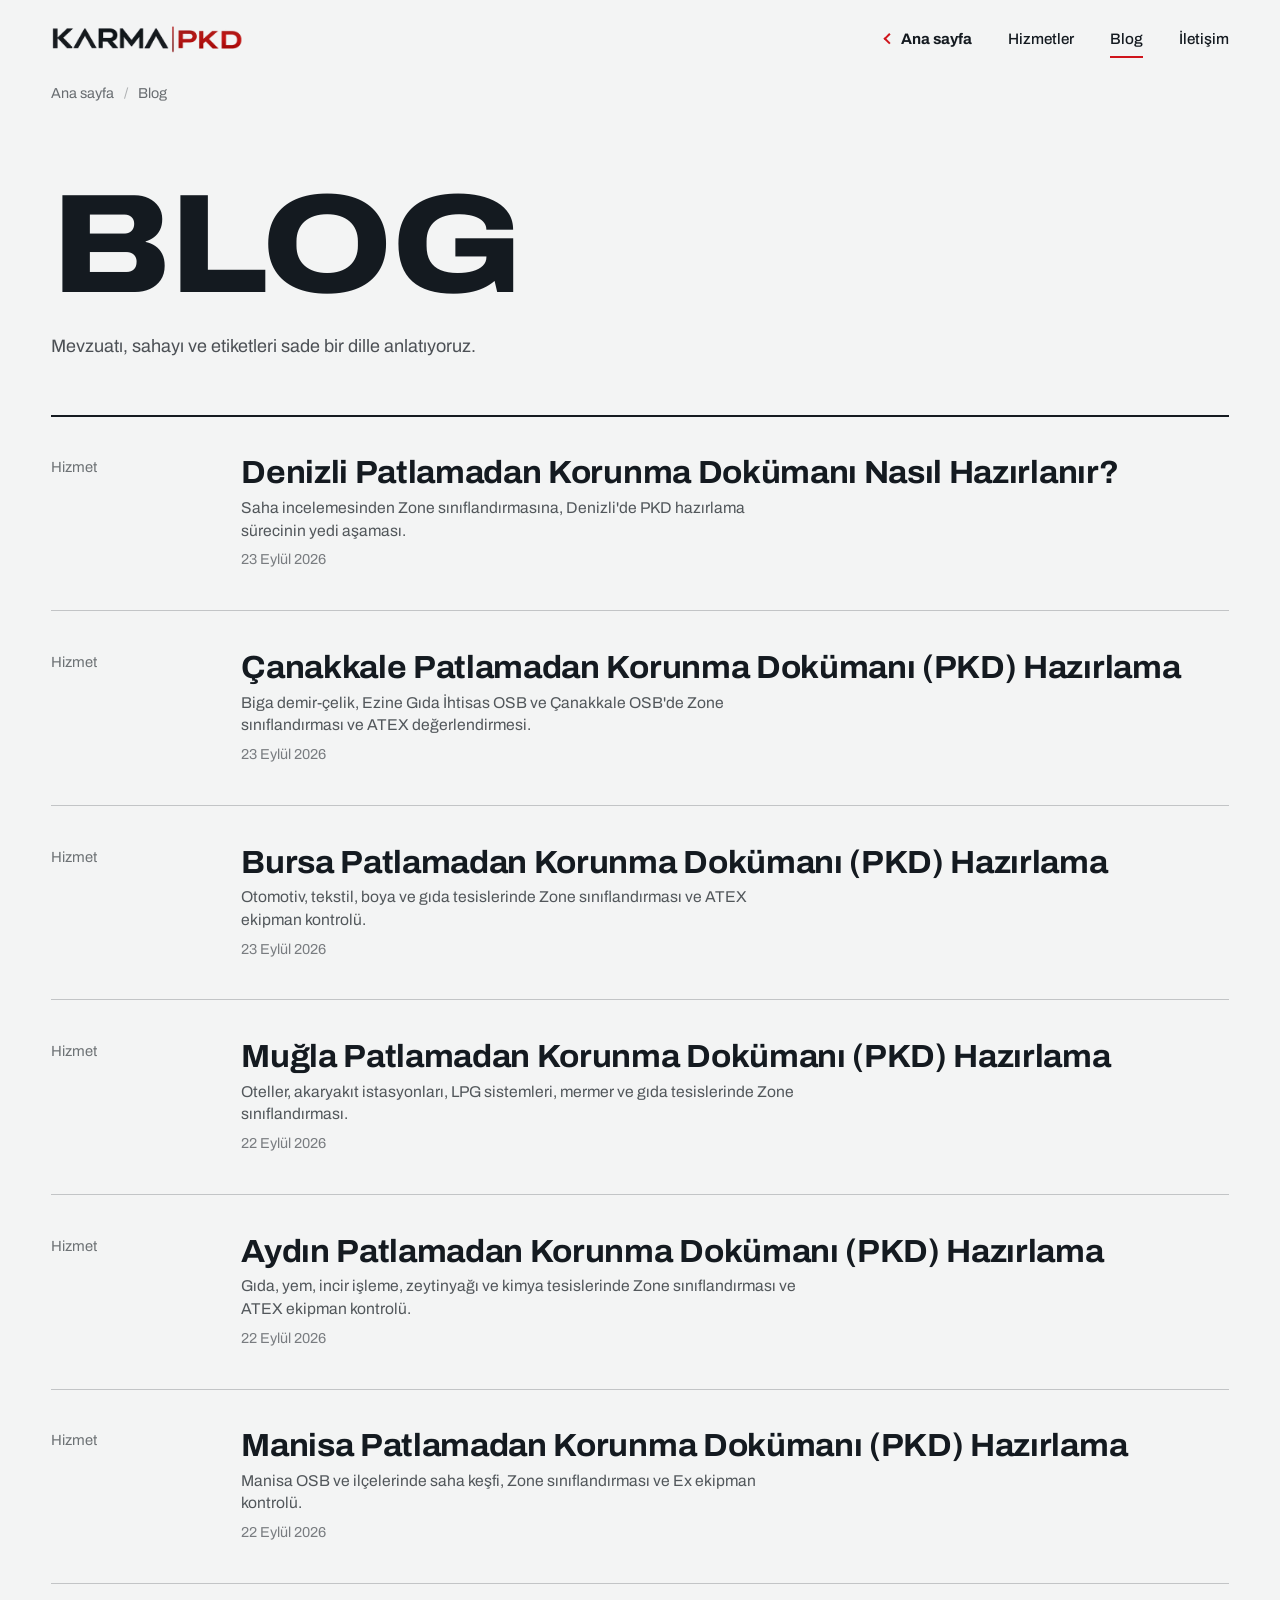
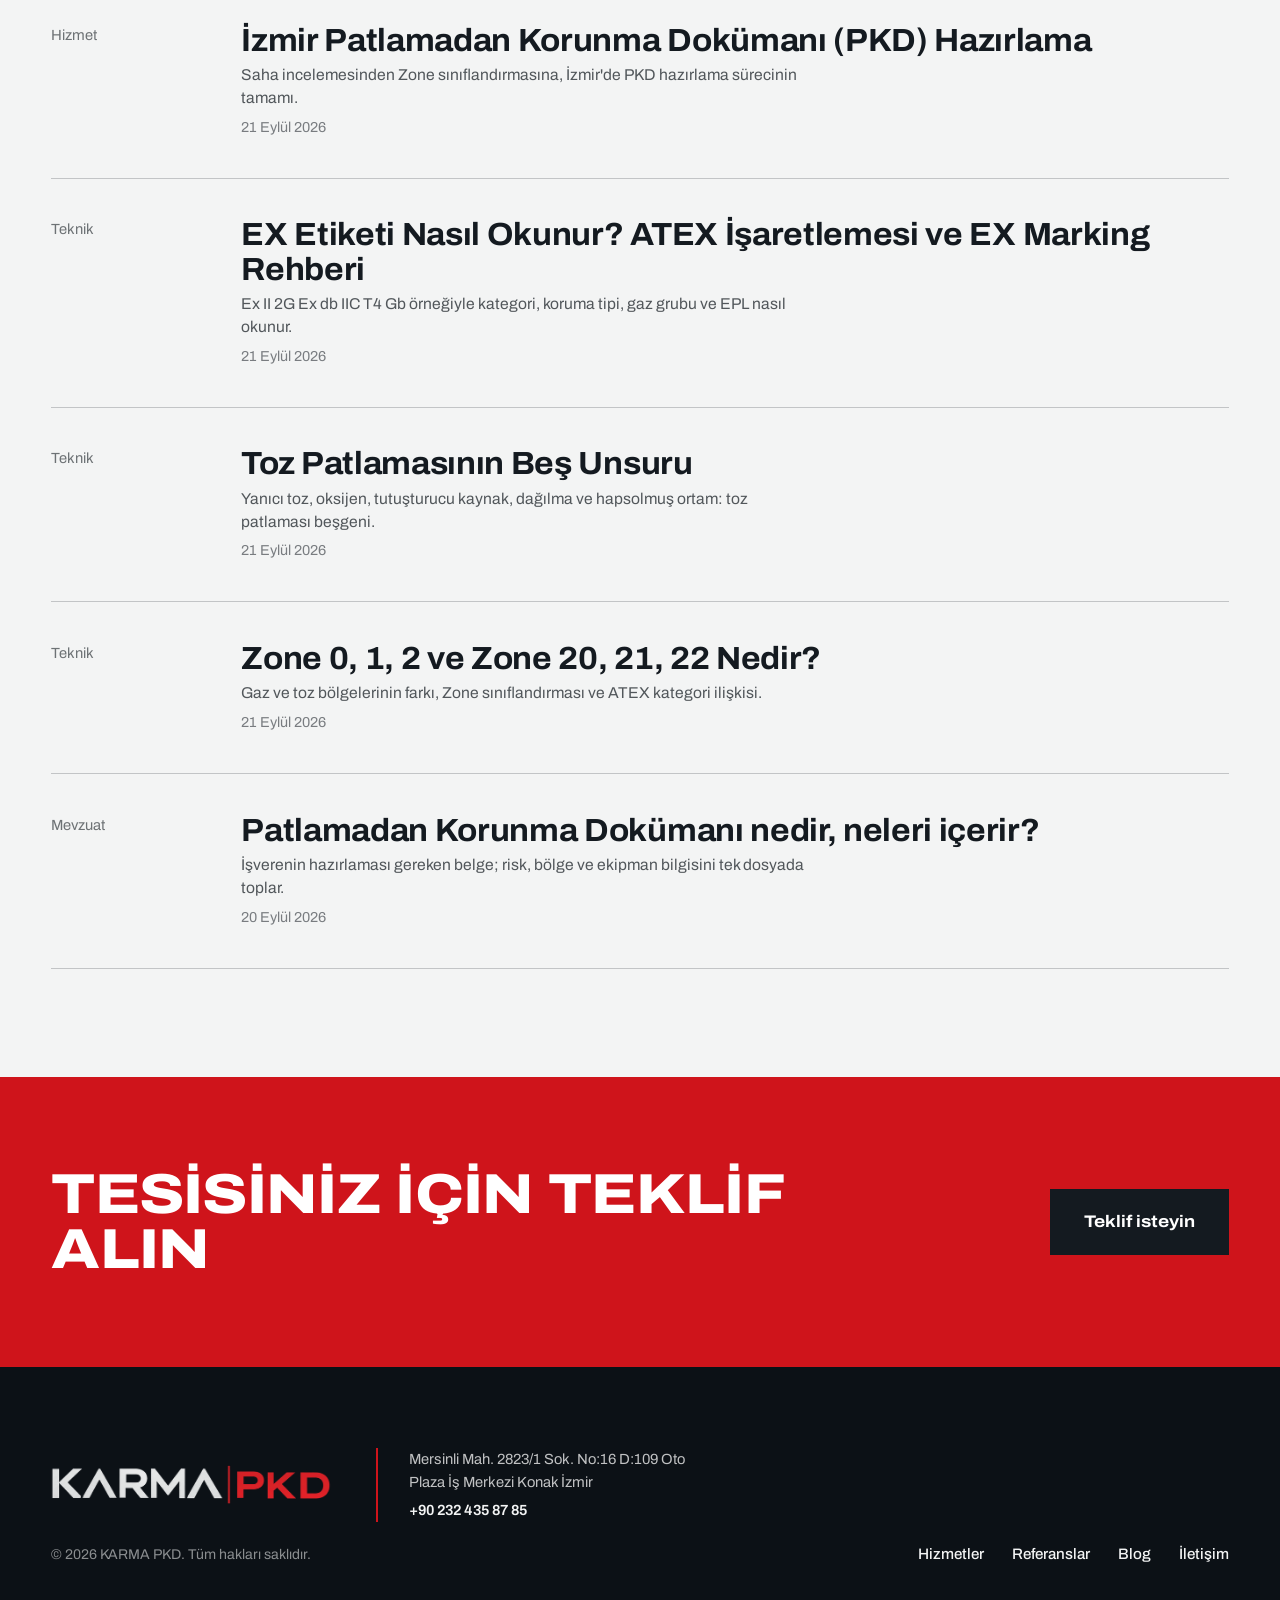
<file: blog/index.html>
<!DOCTYPE html>
<html lang="tr">
<head>
<meta charset="utf-8">
<meta name="viewport" content="width=device-width, initial-scale=1, viewport-fit=cover">
<meta name="theme-color" content="#f3f4f4">

<title>Blog: Patlamadan Korunma, ATEX ve Zone Rehberi | KARMA PKD</title>
<meta name="description" content="Patlamadan Korunma Dokümanı, ATEX, tehlikeli bölge (Zone) sınıflandırması ve Ex ekipman işaretleri hakkında sade bir dille yazılmış rehber yazılar.">
<link rel="canonical" href="https://www.karmapkd.com/blog/">

<meta property="og:type" content="website">
<meta property="og:locale" content="tr_TR">
<meta property="og:site_name" content="KARMA PKD">
<meta property="og:title" content="KARMA PKD Blog">
<meta property="og:description" content="Patlamadan Korunma Dokümanı, ATEX, tehlikeli bölge (Zone) sınıflandırması ve Ex ekipman işaretleri hakkında rehber yazılar.">
<meta property="og:url" content="https://www.karmapkd.com/blog/">

<script type="application/ld+json">
{
  "@context": "https://schema.org",
  "@graph": [
    {
      "@type": "CollectionPage",
      "name": "KARMA PKD Blog",
      "description": "Patlamadan Korunma Dokümanı, ATEX, tehlikeli bölge (Zone) sınıflandırması ve Ex ekipman işaretleri hakkında rehber yazılar.",
      "inLanguage": "tr",
      "url": "https://www.karmapkd.com/blog/"
    },
    {
      "@type": "BreadcrumbList",
      "itemListElement": [
        { "@type": "ListItem", "position": 1, "name": "Ana sayfa", "item": "https://www.karmapkd.com/" },
        { "@type": "ListItem", "position": 2, "name": "Blog", "item": "https://www.karmapkd.com/blog/" }
      ]
    }
  ]
}
</script>

<link rel="preconnect" href="https://fonts.googleapis.com">
<link rel="preconnect" href="https://fonts.gstatic.com" crossorigin>
<link href="https://fonts.googleapis.com/css2?family=Archivo:wdth,wght@62..125,100..900&display=swap" rel="stylesheet">
<link rel="stylesheet" href="blog.css">
</head>
<body>
<a class="skip" href="#icerik">İçeriğe geç</a>

<header class="bhdr">
  <a class="logo" href="../index.html" aria-label="KARMA PKD, ana sayfa"><span class="lg lg-dark" aria-hidden="true"></span></a>
  <nav class="bnav" aria-label="Ana menü">
    <a class="home" href="../index.html">Ana sayfa</a>
    <a href="../index.html#hizmetler">Hizmetler</a>
    <a href="index.html" aria-current="page">Blog</a>
    <a href="../index.html#iletisim">İletişim</a>
  </nav>
</header>

<nav class="crumbs" aria-label="Sayfa konumu">
  <ol>
    <li><a href="../index.html">Ana sayfa</a></li>
    <li aria-current="page">Blog</li>
  </ol>
</nav>

<main id="icerik">
  <div class="blog-head">
    <h1 class="disp">Blog</h1>
    <p>Mevzuatı, sahayı ve etiketleri sade bir dille anlatıyoruz.</p>
  </div>

  <div class="items">
    <!--
      YENİ YAZIYI LİSTEYE EKLEMEK İÇİN aşağıdaki <article> bloğunu kopyalayıp en üste yapıştırın (en yeni yazı en üstte olsun).
      Değiştirilecekler: kategori, bağlantı (href), başlık, kısa özet, tarih.
    -->
    <article class="item">
      <span class="cat">Hizmet</span>
      <h2><a href="denizli-patlamadan-korunma-dokumani.html">Denizli Patlamadan Korunma Dokümanı Nasıl Hazırlanır?</a></h2>
      <p class="exc">Saha incelemesinden Zone sınıflandırmasına, Denizli'de PKD hazırlama sürecinin yedi aşaması.</p>
      <time datetime="2026-09-23">23 Eylül 2026</time>
    </article>

    <article class="item">
      <span class="cat">Hizmet</span>
      <h2><a href="canakkale-patlamadan-korunma-dokumani.html">Çanakkale Patlamadan Korunma Dokümanı (PKD) Hazırlama</a></h2>
      <p class="exc">Biga demir-çelik, Ezine Gıda İhtisas OSB ve Çanakkale OSB'de Zone sınıflandırması ve ATEX değerlendirmesi.</p>
      <time datetime="2026-09-23">23 Eylül 2026</time>
    </article>

    <article class="item">
      <span class="cat">Hizmet</span>
      <h2><a href="bursa-patlamadan-korunma-dokumani.html">Bursa Patlamadan Korunma Dokümanı (PKD) Hazırlama</a></h2>
      <p class="exc">Otomotiv, tekstil, boya ve gıda tesislerinde Zone sınıflandırması ve ATEX ekipman kontrolü.</p>
      <time datetime="2026-09-23">23 Eylül 2026</time>
    </article>

    <article class="item">
      <span class="cat">Hizmet</span>
      <h2><a href="mugla-patlamadan-korunma-dokumani.html">Muğla Patlamadan Korunma Dokümanı (PKD) Hazırlama</a></h2>
      <p class="exc">Oteller, akaryakıt istasyonları, LPG sistemleri, mermer ve gıda tesislerinde Zone sınıflandırması.</p>
      <time datetime="2026-09-22">22 Eylül 2026</time>
    </article>

    <article class="item">
      <span class="cat">Hizmet</span>
      <h2><a href="aydin-patlamadan-korunma-dokumani.html">Aydın Patlamadan Korunma Dokümanı (PKD) Hazırlama</a></h2>
      <p class="exc">Gıda, yem, incir işleme, zeytinyağı ve kimya tesislerinde Zone sınıflandırması ve ATEX ekipman kontrolü.</p>
      <time datetime="2026-09-22">22 Eylül 2026</time>
    </article>

    <article class="item">
      <span class="cat">Hizmet</span>
      <h2><a href="manisa-patlamadan-korunma-dokumani.html">Manisa Patlamadan Korunma Dokümanı (PKD) Hazırlama</a></h2>
      <p class="exc">Manisa OSB ve ilçelerinde saha keşfi, Zone sınıflandırması ve Ex ekipman kontrolü.</p>
      <time datetime="2026-09-22">22 Eylül 2026</time>
    </article>

    <article class="item">
      <span class="cat">Hizmet</span>
      <h2><a href="izmir-patlamadan-korunma-dokumani.html">İzmir Patlamadan Korunma Dokümanı (PKD) Hazırlama</a></h2>
      <p class="exc">Saha incelemesinden Zone sınıflandırmasına, İzmir'de PKD hazırlama sürecinin tamamı.</p>
      <time datetime="2026-09-21">21 Eylül 2026</time>
    </article>

    <article class="item">
      <span class="cat">Teknik</span>
      <h2><a href="ex-etiketi-nasil-okunur.html">EX Etiketi Nasıl Okunur? ATEX İşaretlemesi ve EX Marking Rehberi</a></h2>
      <p class="exc">Ex II 2G Ex db IIC T4 Gb örneğiyle kategori, koruma tipi, gaz grubu ve EPL nasıl okunur.</p>
      <time datetime="2026-09-21">21 Eylül 2026</time>
    </article>

    <article class="item">
      <span class="cat">Teknik</span>
      <h2><a href="toz-patlamasinin-bes-unsuru.html">Toz Patlamasının Beş Unsuru</a></h2>
      <p class="exc">Yanıcı toz, oksijen, tutuşturucu kaynak, dağılma ve hapsolmuş ortam: toz patlaması beşgeni.</p>
      <time datetime="2026-09-21">21 Eylül 2026</time>
    </article>

    <article class="item">
      <span class="cat">Teknik</span>
      <h2><a href="zone-0-1-2-20-21-22-nedir.html">Zone 0, 1, 2 ve Zone 20, 21, 22 Nedir?</a></h2>
      <p class="exc">Gaz ve toz bölgelerinin farkı, Zone sınıflandırması ve ATEX kategori ilişkisi.</p>
      <time datetime="2026-09-21">21 Eylül 2026</time>
    </article>

    <article class="item">
      <span class="cat">Mevzuat</span>
      <h2><a href="patlamadan-korunma-dokumani-nedir.html">Patlamadan Korunma Dokümanı nedir, neleri içerir?</a></h2>
      <p class="exc">İşverenin hazırlaması gereken belge; risk, bölge ve ekipman bilgisini tek dosyada toplar.</p>
      <time datetime="2026-09-20">20 Eylül 2026</time>
    </article>
  </div>
</main>

<section class="cta" aria-labelledby="cta-h">
  <h2 class="disp" id="cta-h">Tesisiniz için teklif alın</h2>
  <a class="btn" href="../index.html#iletisim"><span>Teklif isteyin</span></a>
</section>

<footer class="foot">
  <div>
    <div class="foot-main">
      <a class="logo" href="../index.html" aria-label="KARMA PKD, ana sayfa"><span class="lg lg-light" aria-hidden="true"></span></a>
      <address class="foot-addr">
        Mersinli Mah. 2823/1 Sok. No:16 D:109 Oto Plaza İş Merkezi Konak İzmir<br>
        <a href="tel:+902324358785">+90 232 435 87 85</a>
      </address>
    </div>
    <small>© 2026 KARMA PKD. Tüm hakları saklıdır.</small>
  </div>
  <nav aria-label="Alt menü">
    <a href="../index.html#hizmetler">Hizmetler</a><a href="../index.html#referanslar">Referanslar</a><a href="index.html">Blog</a><a href="../index.html#iletisim">İletişim</a>
  </nav>
</footer>
</body>
</html>
</file>
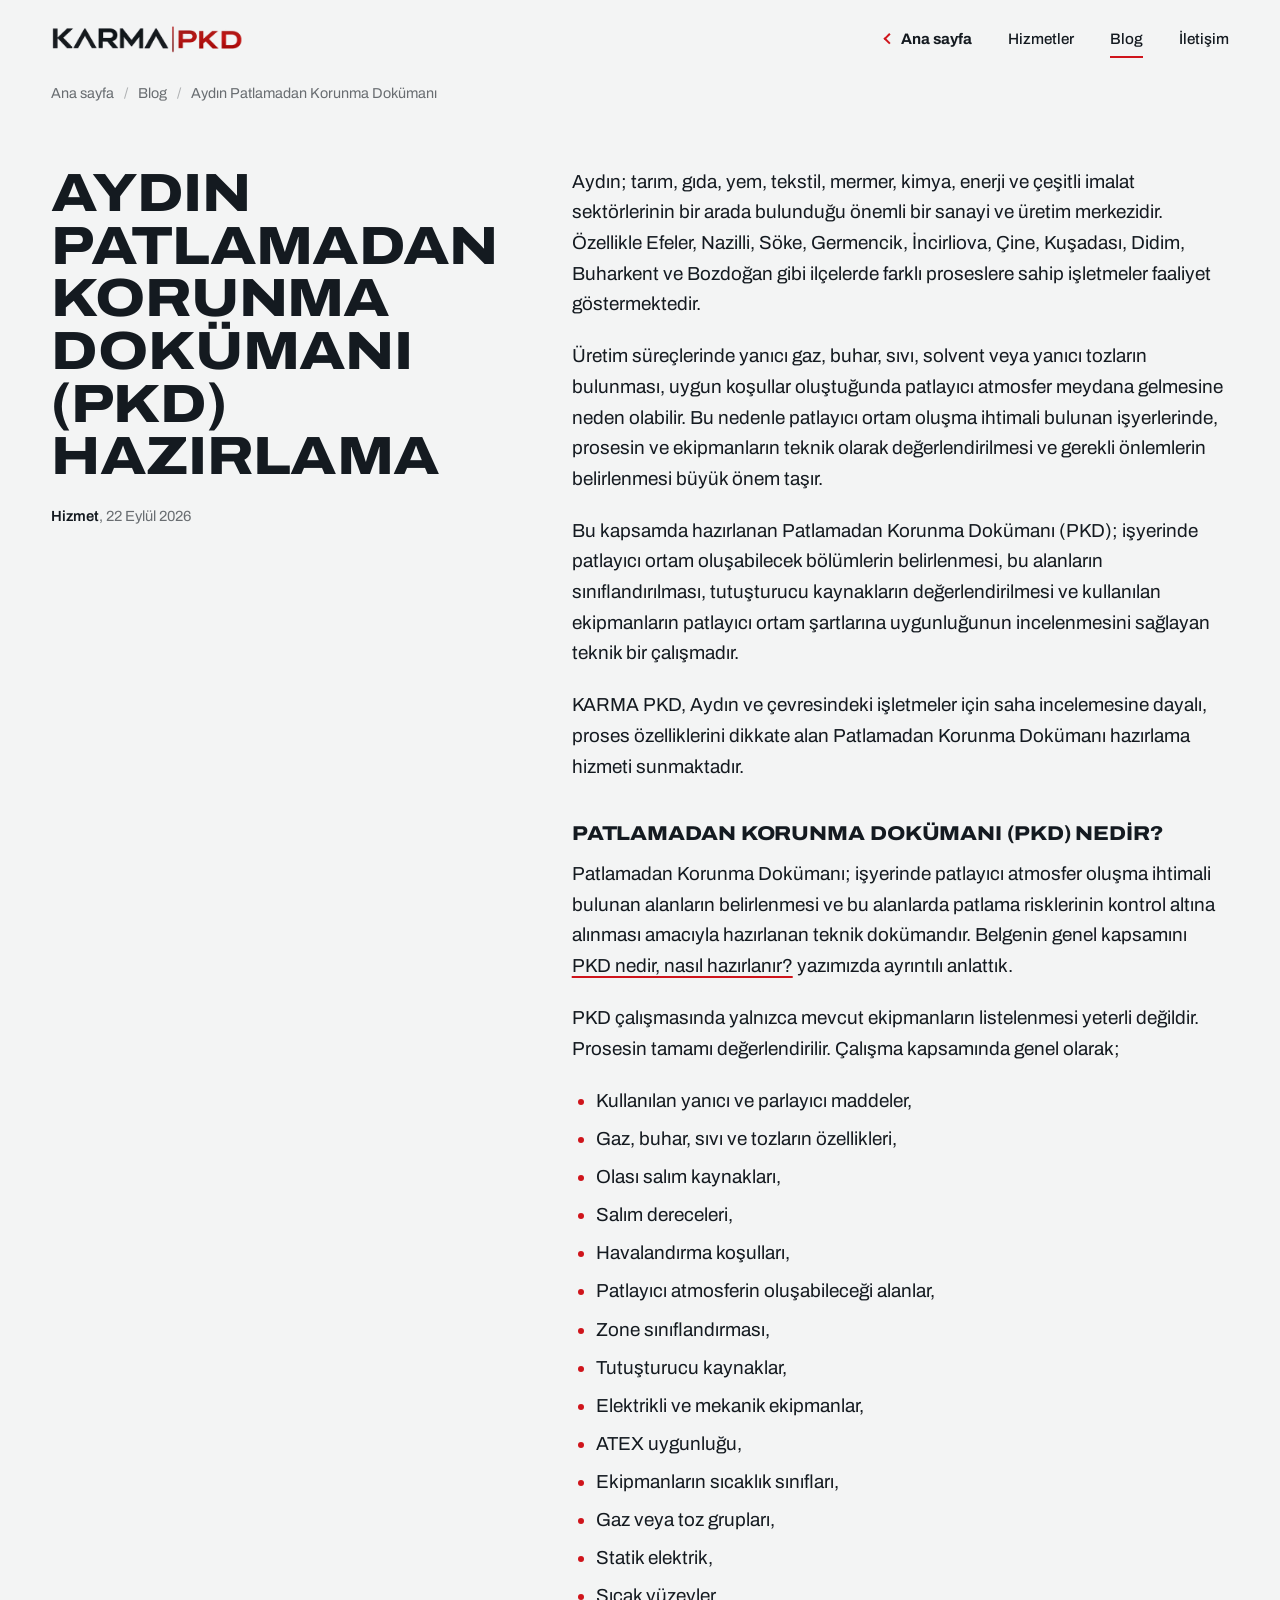
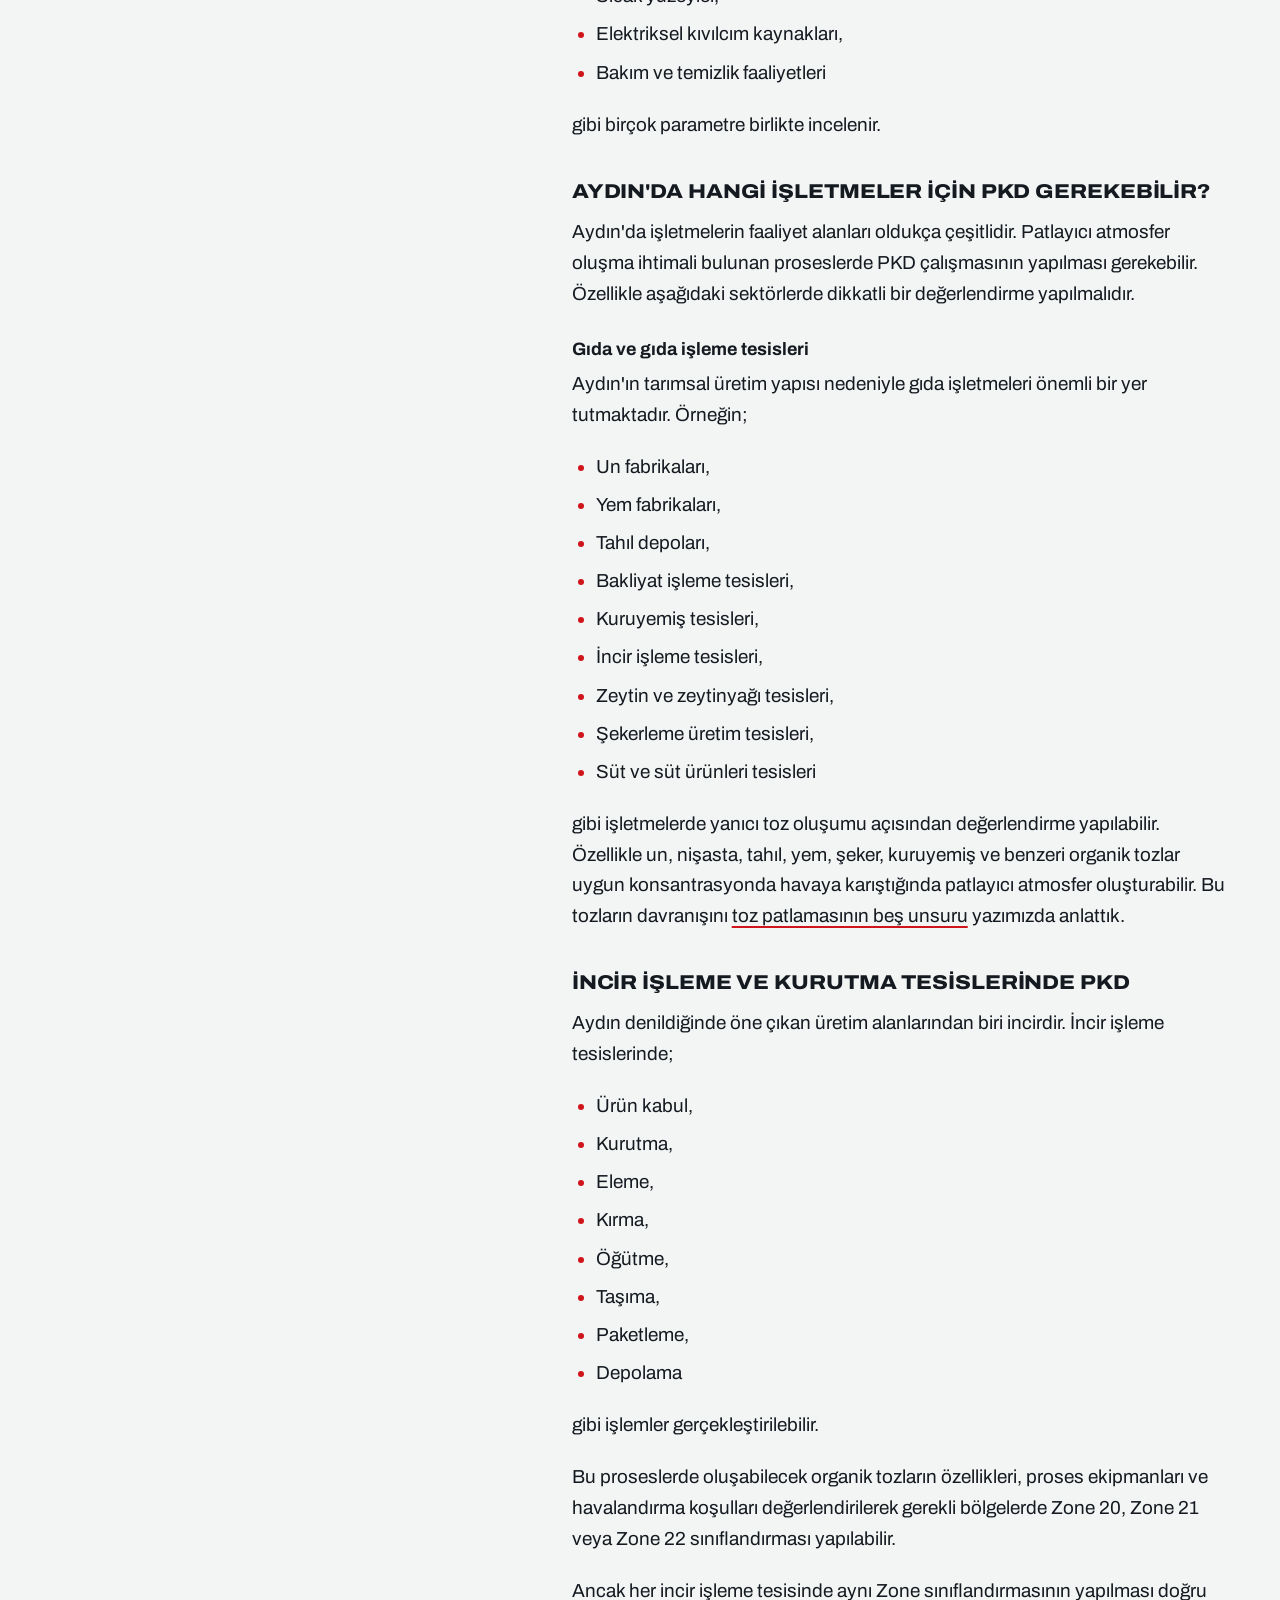
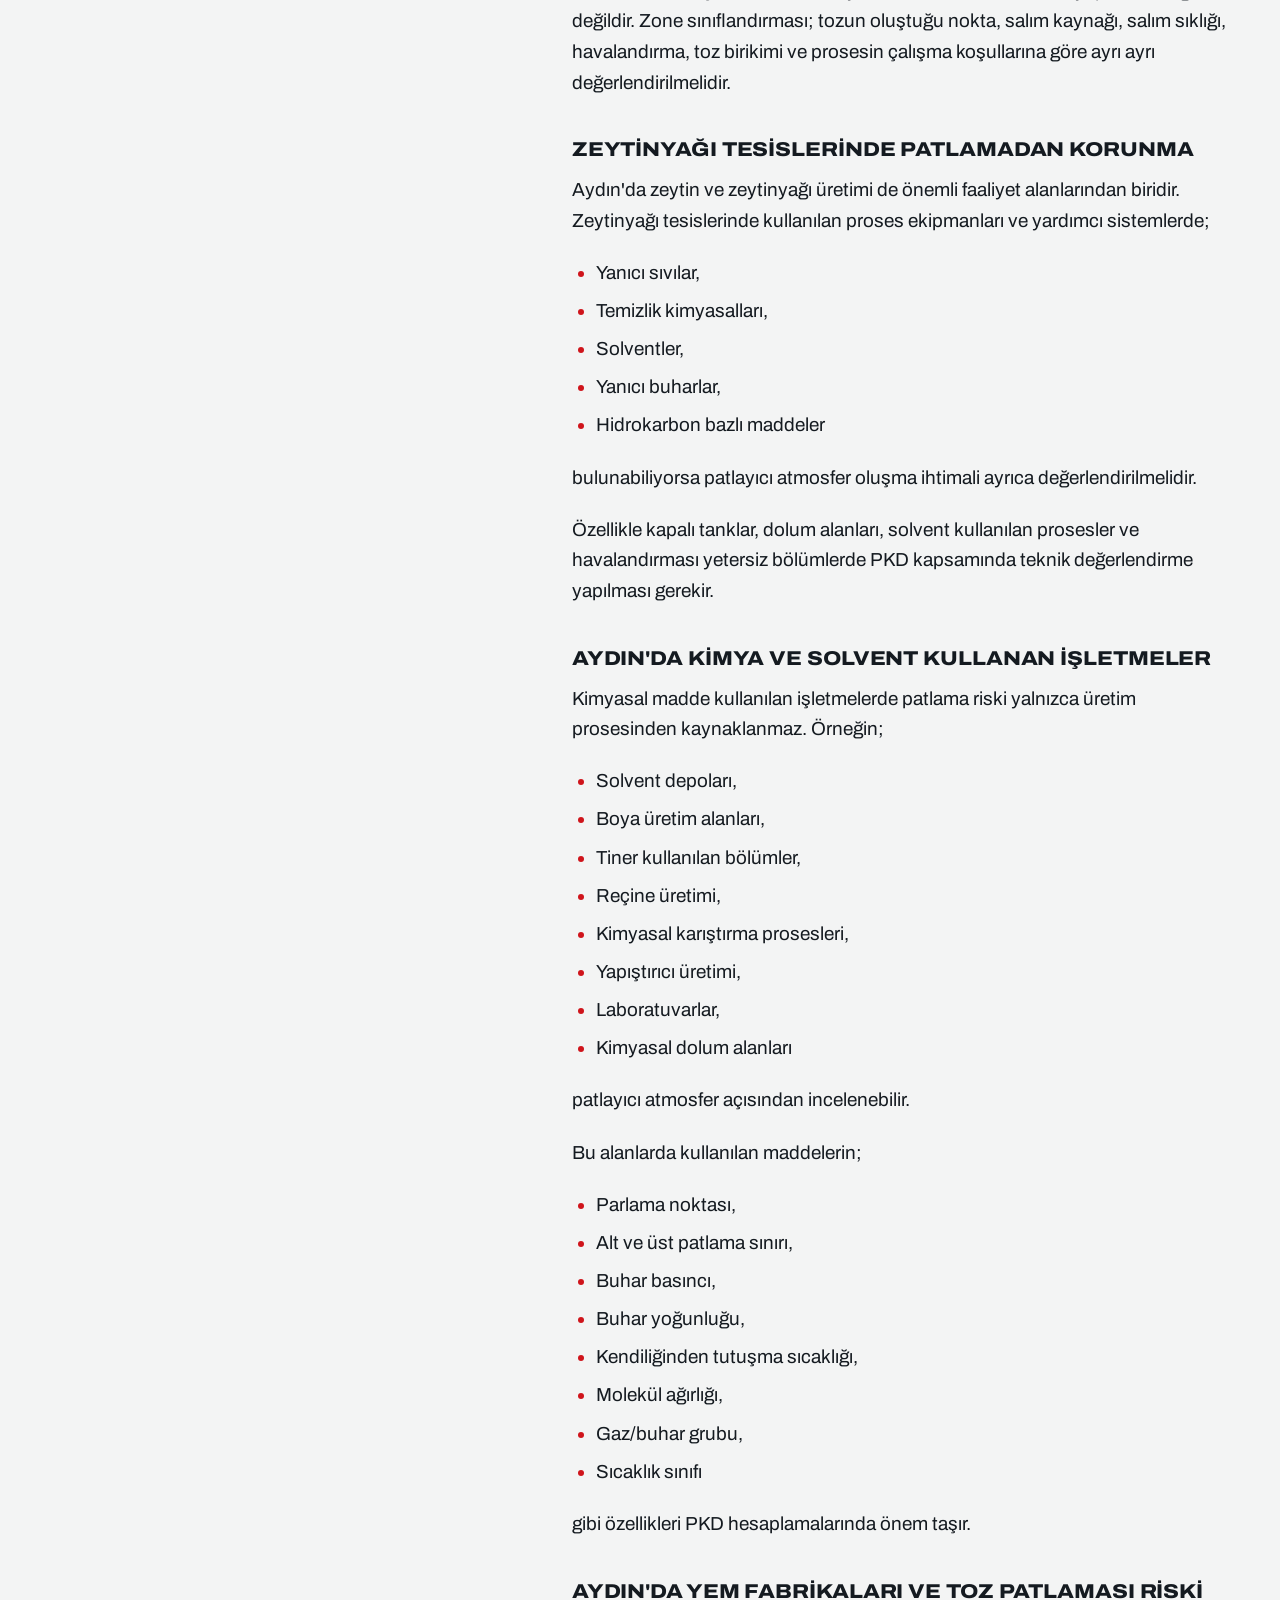
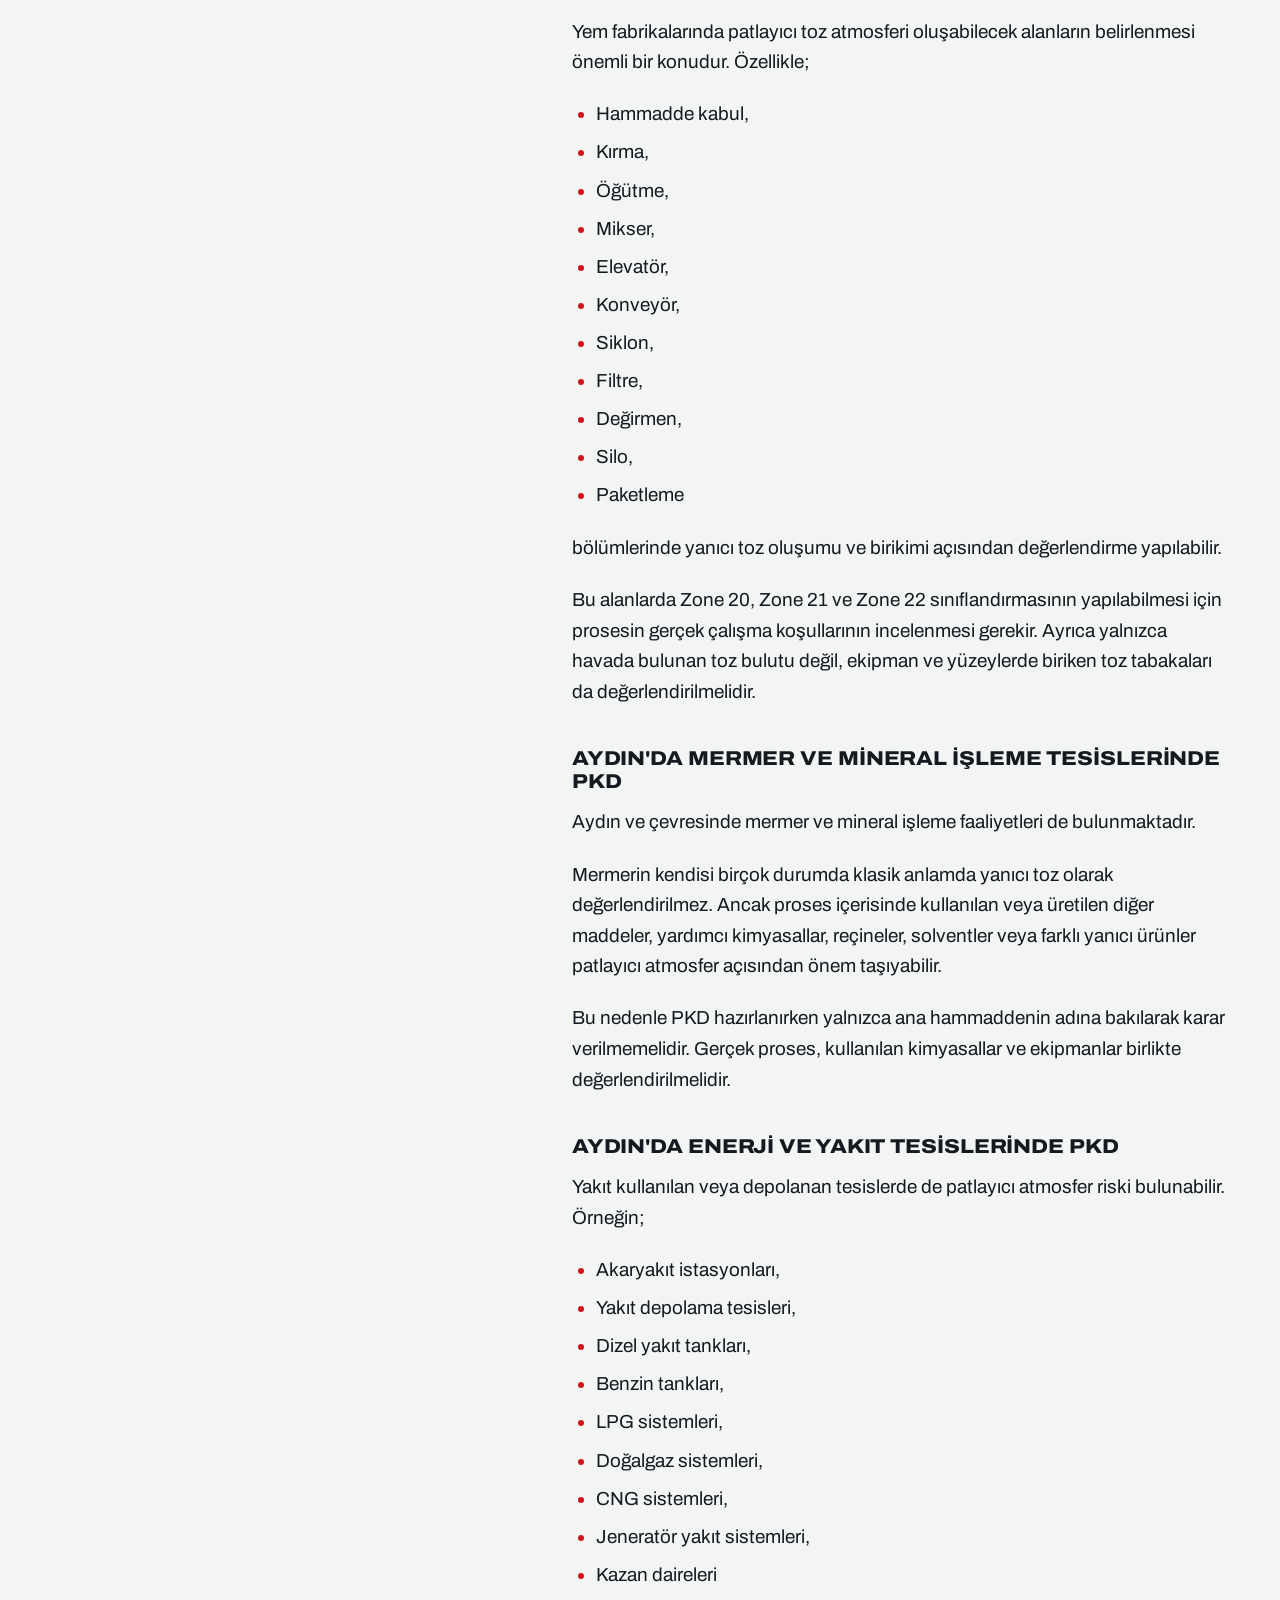
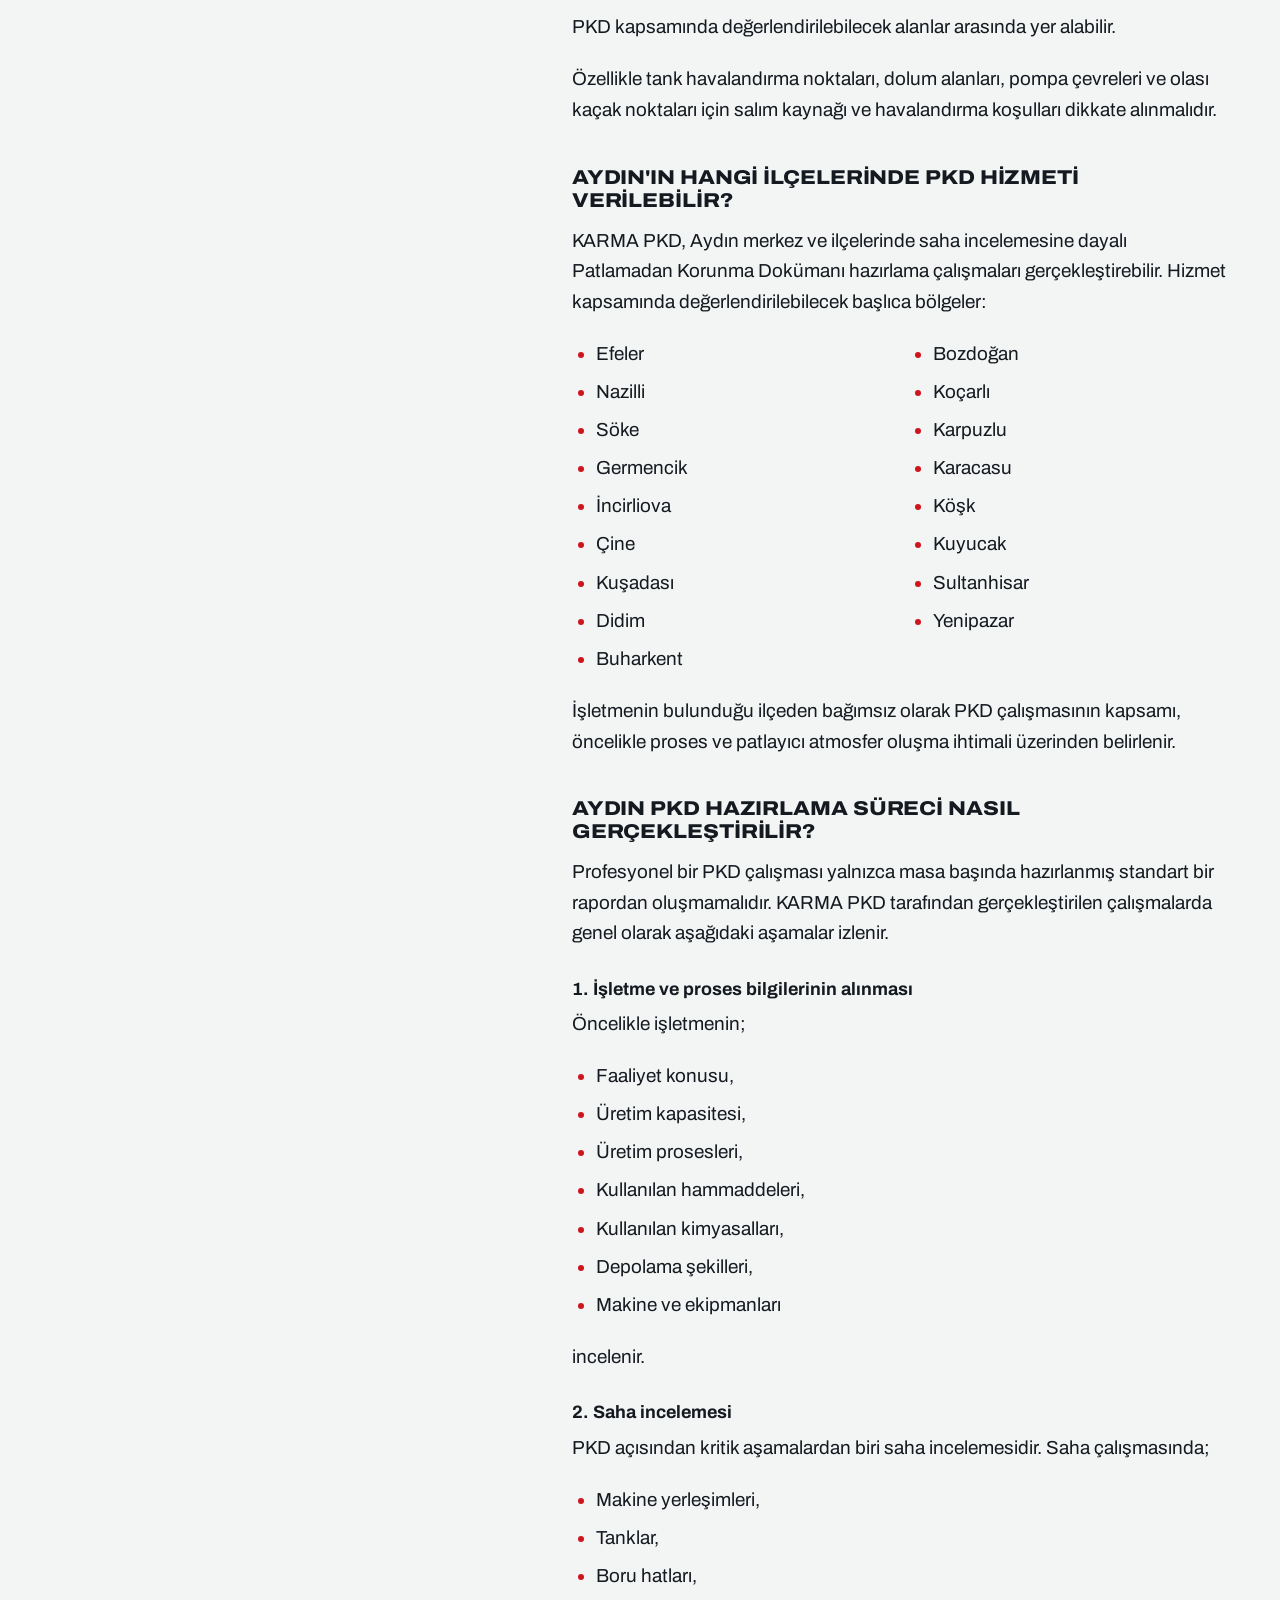
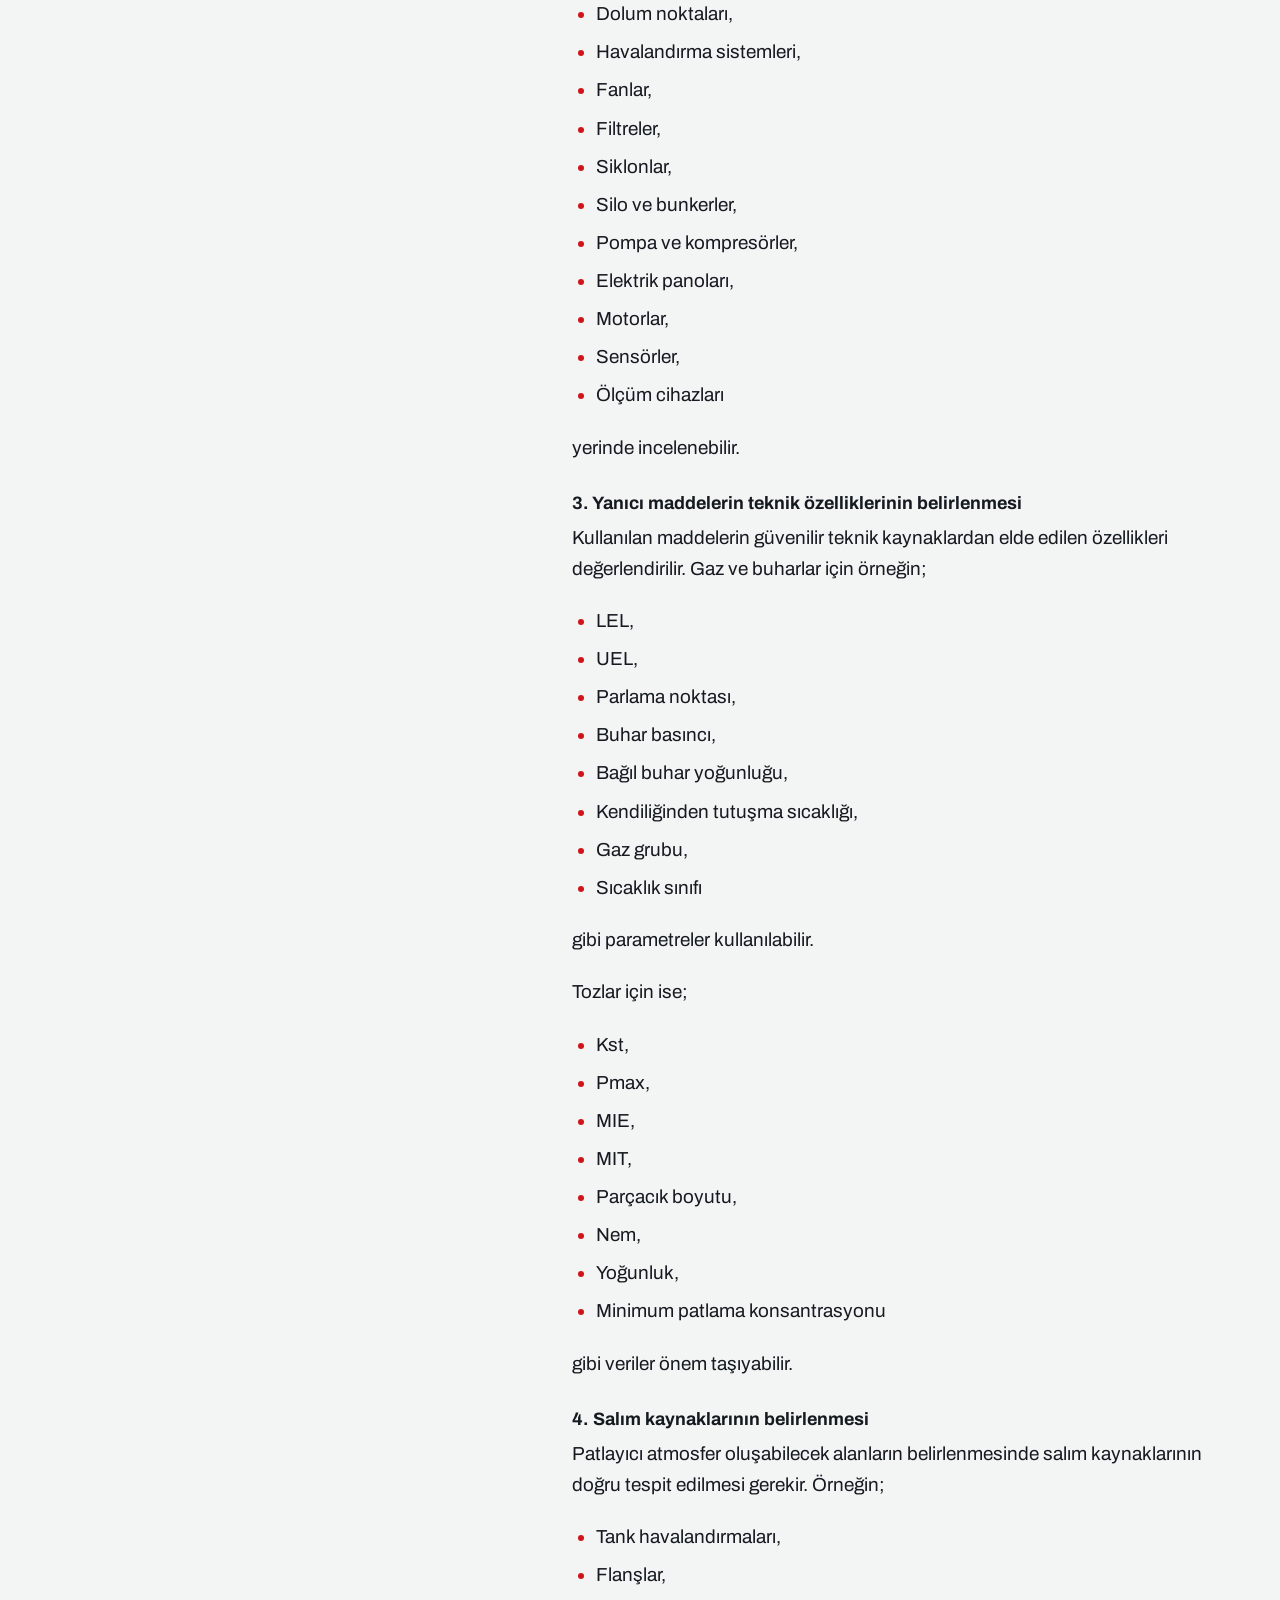
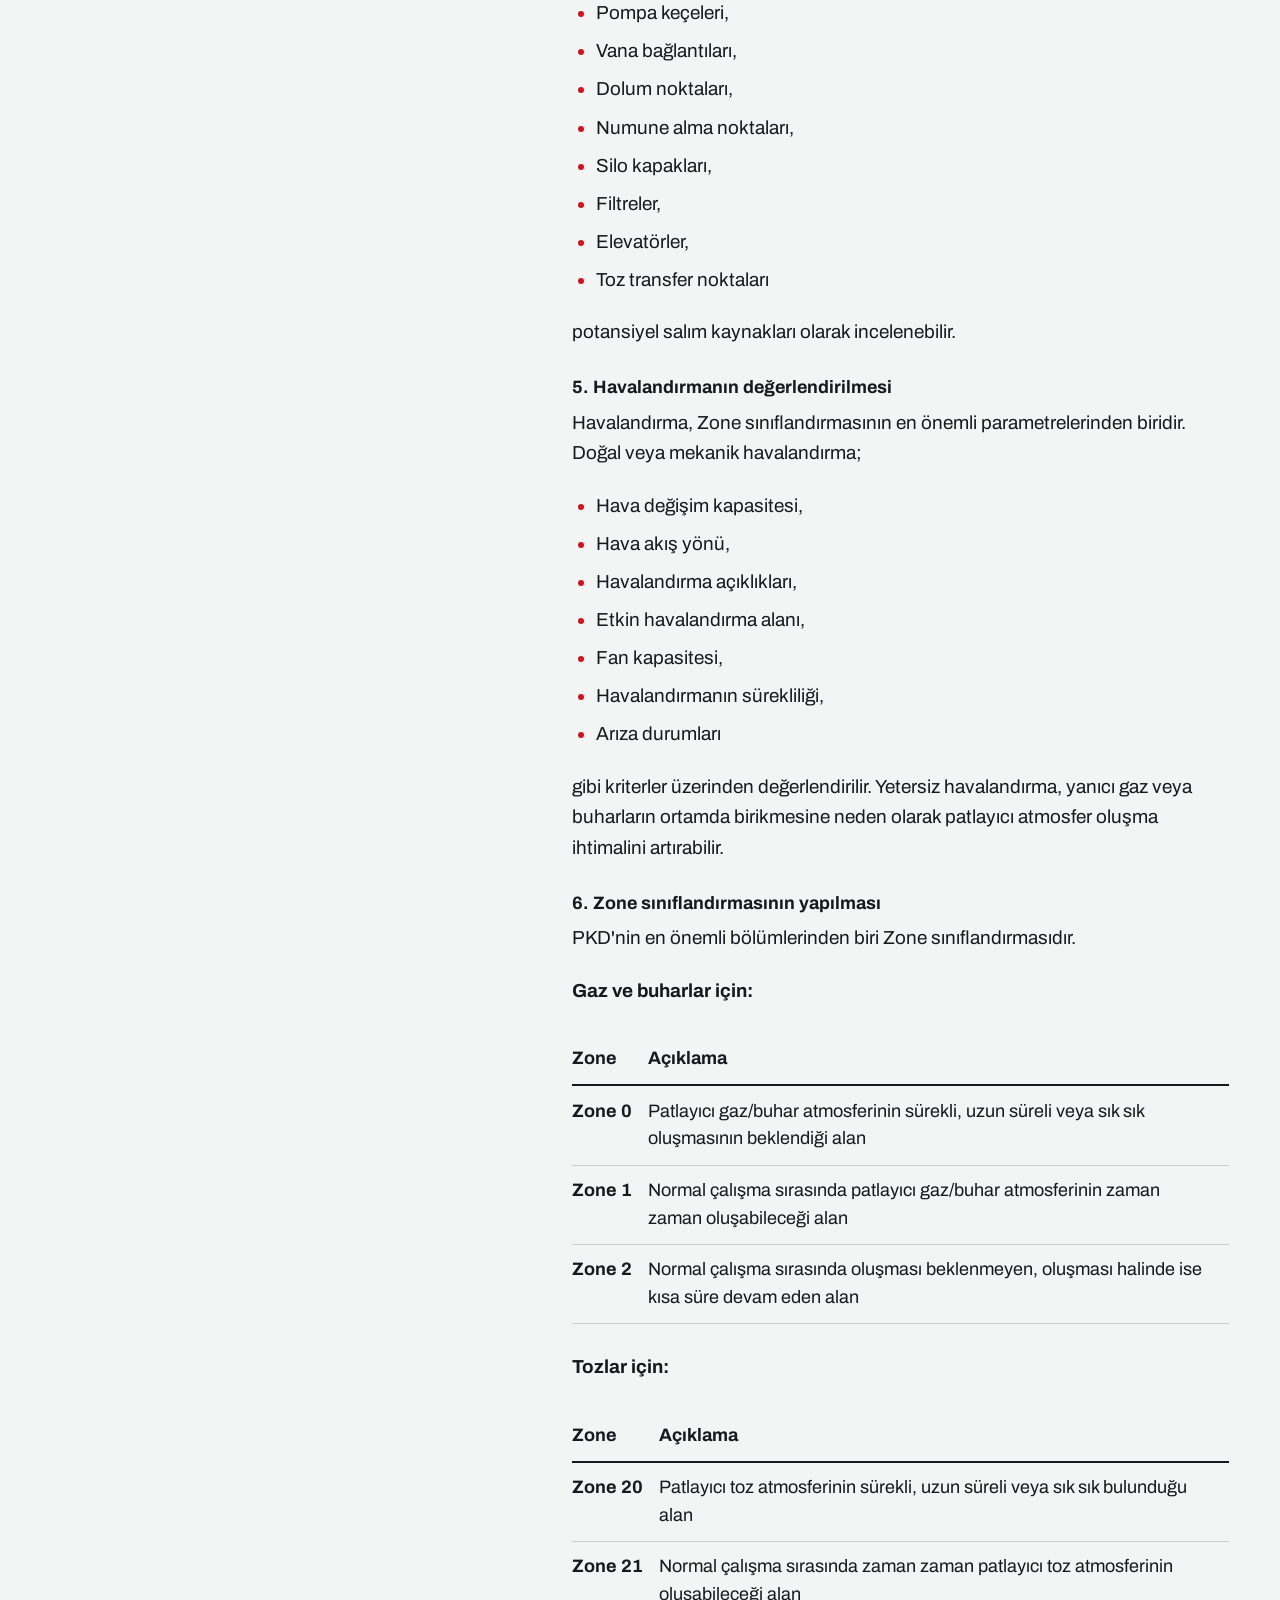
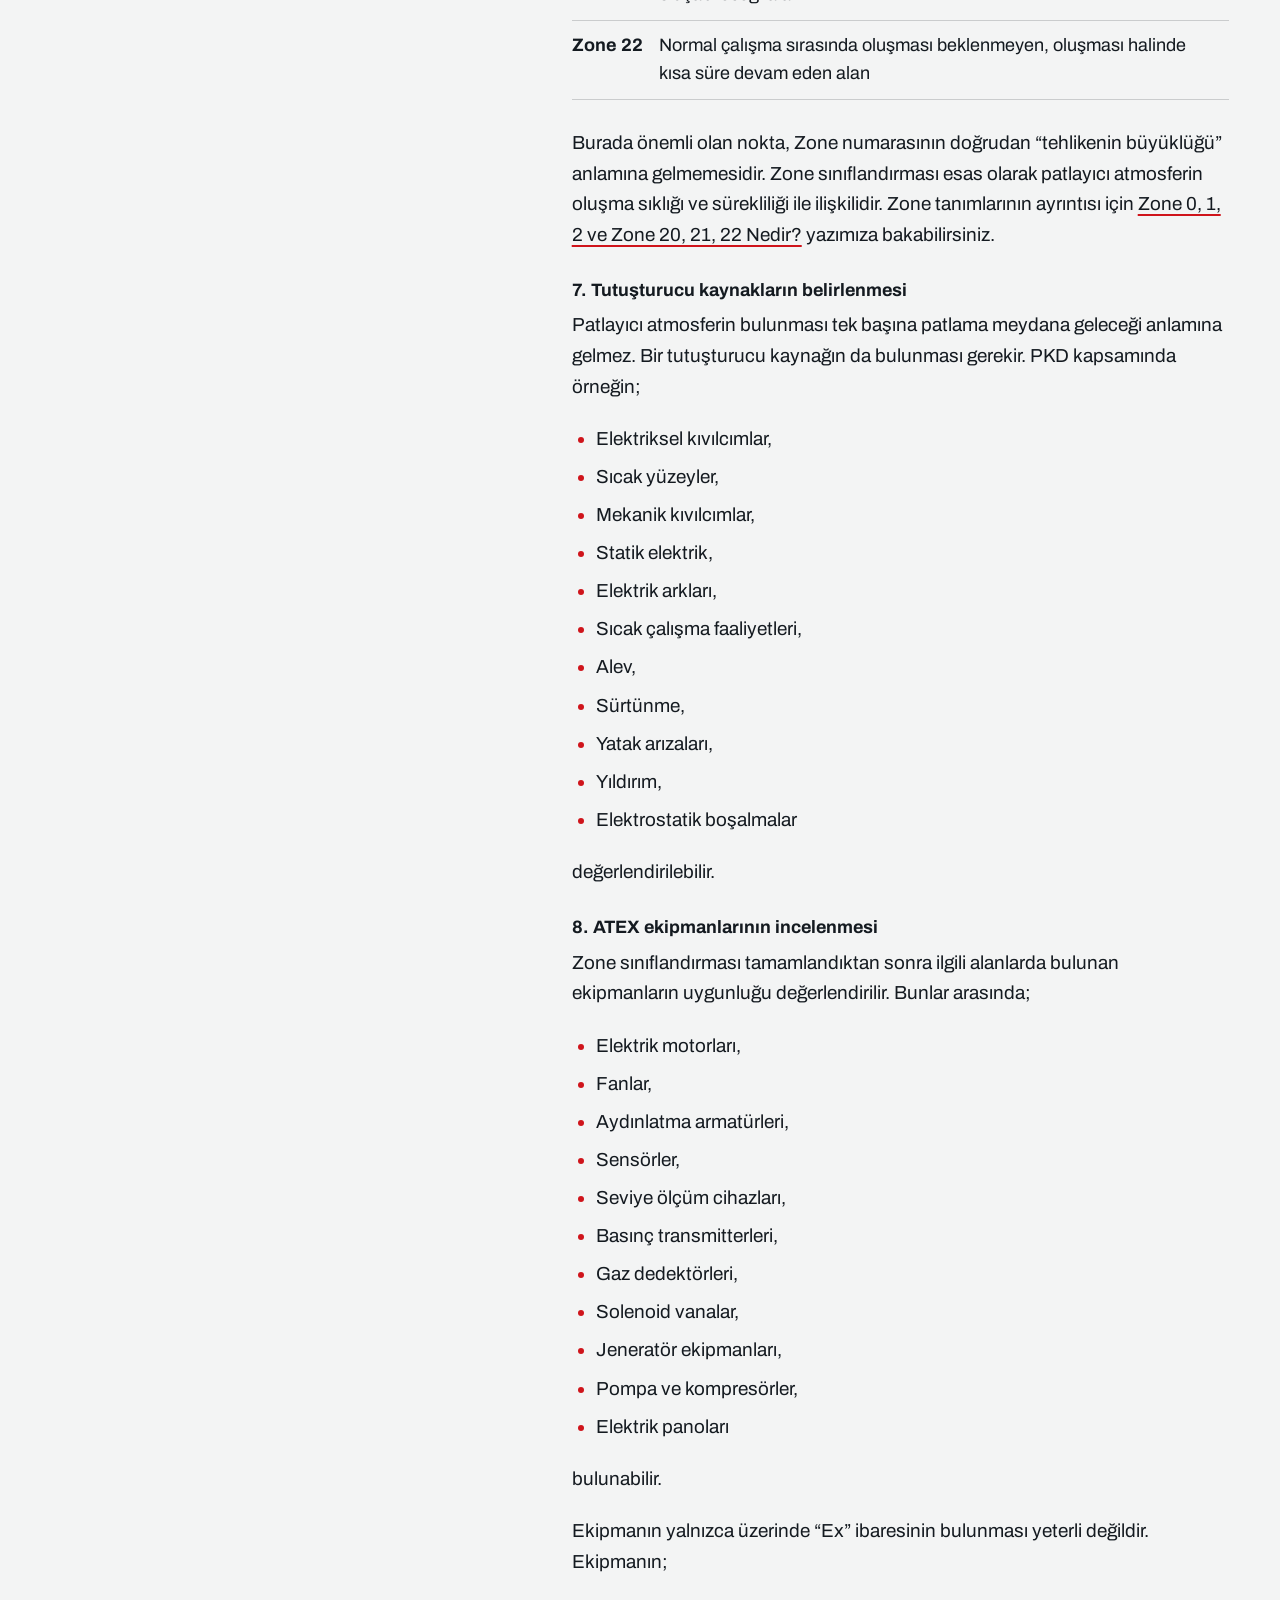
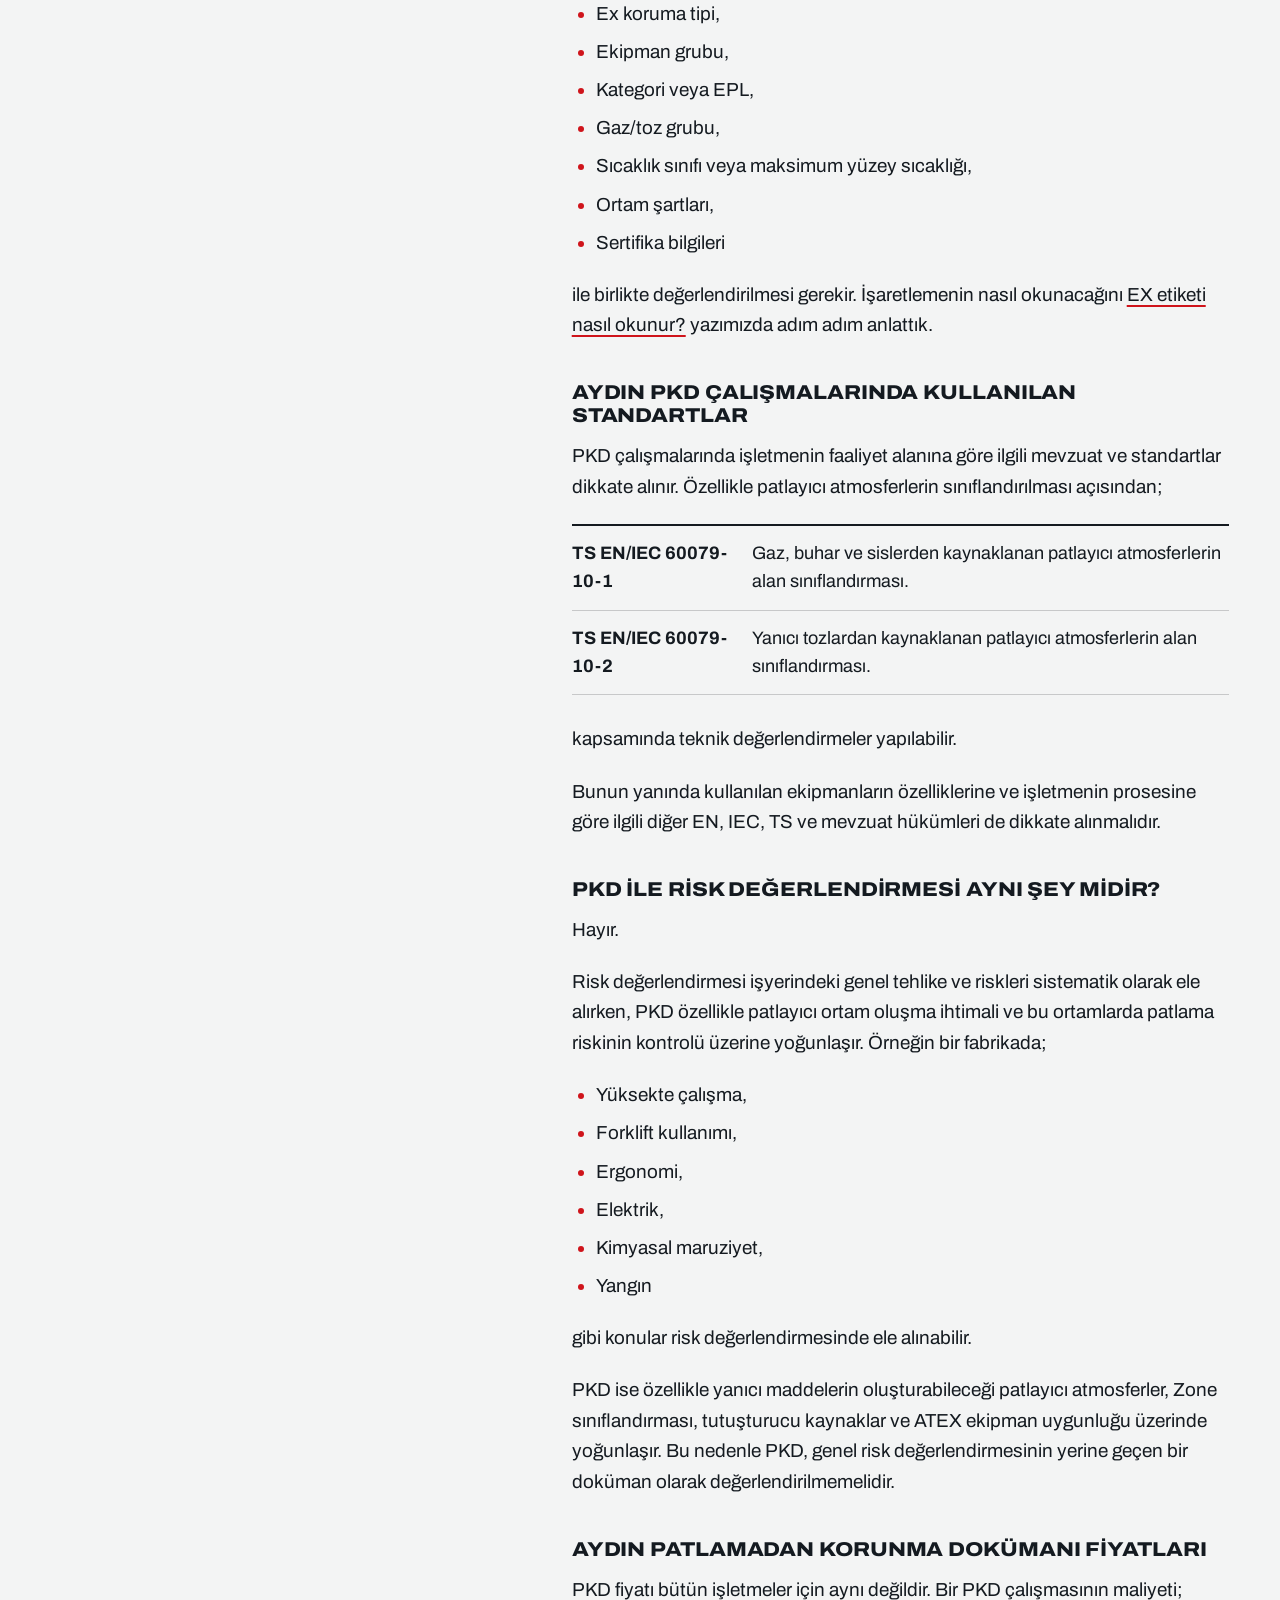
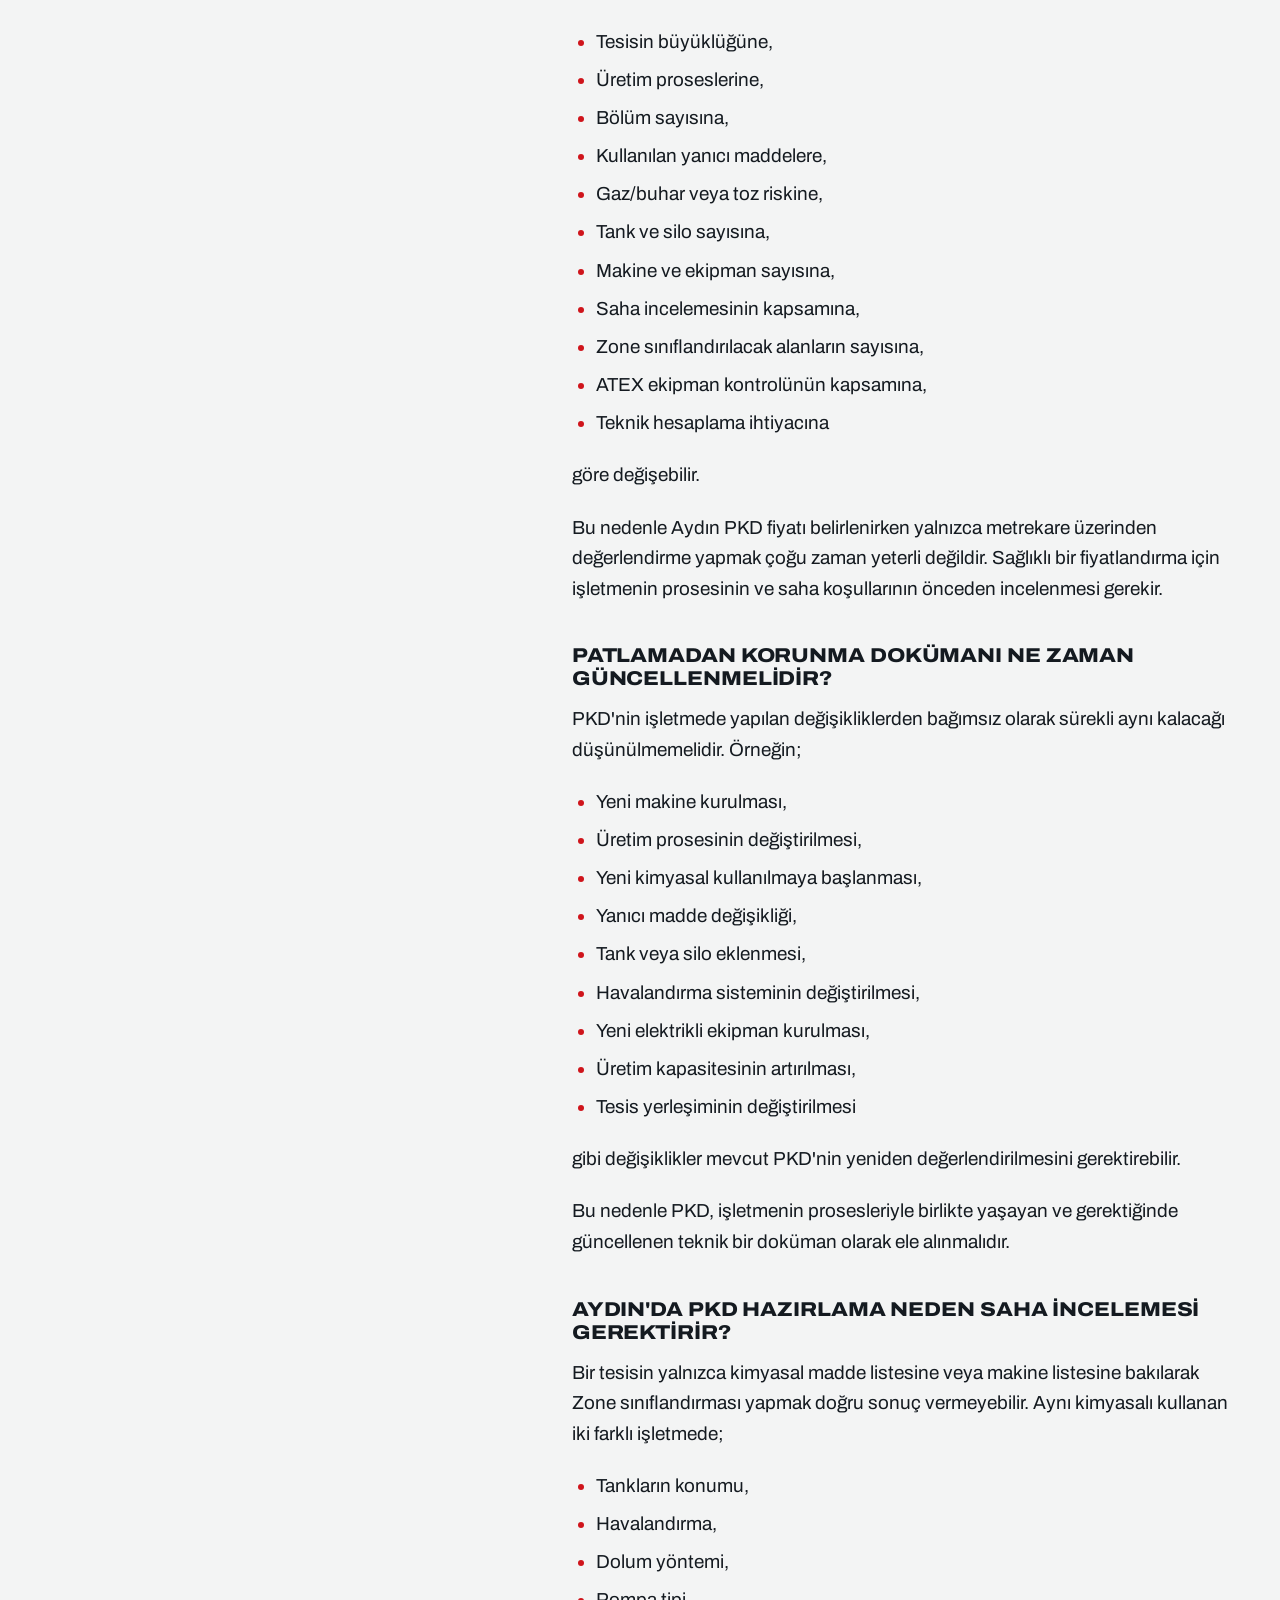
<file: blog/aydin-patlamadan-korunma-dokumani.html>
<!DOCTYPE html>
<html lang="tr">
<head>
<meta charset="utf-8">
<meta name="viewport" content="width=device-width, initial-scale=1, viewport-fit=cover">
<meta name="theme-color" content="#f3f4f4">

<title>Aydın Patlamadan Korunma Dokümanı (PKD) Hazırlama</title>
<meta name="description" content="Aydın'da Patlamadan Korunma Dokümanı (PKD) hazırlama: gıda, yem, incir işleme, zeytinyağı ve kimya tesislerinde Zone sınıflandırması, ATEX ekipman kontrolü.">
<meta name="keywords" content="Aydın Patlamadan Korunma Dokümanı, Aydın PKD, Aydın ATEX, Aydın PKD hazırlama, Aydın patlamadan korunma, Patlamadan Korunma Dokümanı Aydın, Aydın Zone sınıflandırması, Aydın ATEX danışmanlığı, Aydın patlama risk değerlendirmesi, Aydın toz patlaması, Aydın gaz patlaması, Aydın PKD firması, Aydın patlamadan korunma dokümanı fiyatları, Efeler PKD, Nazilli PKD, Söke PKD, İncirliova PKD, Germencik PKD, Çine PKD">
<link rel="canonical" href="https://www.karmapkd.com/blog/aydin-patlamadan-korunma-dokumani.html">

<meta property="og:type" content="article">
<meta property="og:locale" content="tr_TR">
<meta property="og:site_name" content="KARMA PKD">
<meta property="og:title" content="Aydın Patlamadan Korunma Dokümanı (PKD) Hazırlama">
<meta property="og:description" content="Aydın'da Patlamadan Korunma Dokümanı (PKD) hazırlama: gıda, yem, incir işleme, zeytinyağı ve kimya tesislerinde Zone sınıflandırması, ATEX ekipman kontrolü.">
<meta property="og:url" content="https://www.karmapkd.com/blog/aydin-patlamadan-korunma-dokumani.html">

<script type="application/ld+json">
{
  "@context": "https://schema.org",
  "@graph": [
    {
      "@type": "BlogPosting",
      "headline": "Aydın Patlamadan Korunma Dokümanı (PKD) Hazırlama",
      "description": "Aydın'da Patlamadan Korunma Dokümanı (PKD) hazırlama: gıda, yem, incir işleme, zeytinyağı ve kimya tesislerinde Zone sınıflandırması, ATEX ekipman kontrolü.",
      "keywords": "Aydın Patlamadan Korunma Dokümanı, Aydın PKD, Aydın ATEX, Aydın PKD hazırlama, Aydın patlamadan korunma, Patlamadan Korunma Dokümanı Aydın, Aydın Zone sınıflandırması, Aydın ATEX danışmanlığı, Aydın patlama risk değerlendirmesi, Aydın toz patlaması, Aydın gaz patlaması, Aydın PKD firması, Aydın patlamadan korunma dokümanı fiyatları, Efeler PKD, Nazilli PKD, Söke PKD, İncirliova PKD, Germencik PKD, Çine PKD",
      "inLanguage": "tr",
      "datePublished": "2026-09-22",
      "dateModified": "2026-09-22",
      "author": { "@type": "Organization", "name": "KARMA PKD" },
      "publisher": {
        "@type": "Organization",
        "name": "KARMA PKD",
        "logo": { "@type": "ImageObject", "url": "https://www.karmapkd.com/blog/assets/logo-dark.png" }
      },
      "mainEntityOfPage": "https://www.karmapkd.com/blog/aydin-patlamadan-korunma-dokumani.html"
    },
    {
      "@type": "BreadcrumbList",
      "itemListElement": [
        { "@type": "ListItem", "position": 1, "name": "Ana sayfa", "item": "https://www.karmapkd.com/" },
        { "@type": "ListItem", "position": 2, "name": "Blog", "item": "https://www.karmapkd.com/blog/" },
        { "@type": "ListItem", "position": 3, "name": "Aydın Patlamadan Korunma Dokümanı", "item": "https://www.karmapkd.com/blog/aydin-patlamadan-korunma-dokumani.html" }
      ]
    },
    {
      "@type": "FAQPage",
      "mainEntity": [
        {
          "@type": "Question",
          "name": "Aydın'da Patlamadan Korunma Dokümanı kimler için gereklidir?",
          "acceptedAnswer": { "@type": "Answer", "text": "Patlayıcı atmosfer oluşma ihtimali bulunan ve yanıcı gaz, buhar, sıvı veya tozların bulunduğu işyerlerinde PKD kapsamında değerlendirme yapılması gerekebilir." }
        },
        {
          "@type": "Question",
          "name": "Her fabrikada PKD hazırlanması gerekir mi?",
          "acceptedAnswer": { "@type": "Answer", "text": "Her işletme için aynı kapsamda PKD çalışması yapılacağı söylenemez. İhtiyaç; kullanılan maddeler, prosesler, salım kaynakları ve patlayıcı atmosfer oluşma ihtimaline göre belirlenmelidir." }
        },
        {
          "@type": "Question",
          "name": "Aydın'da PKD çalışması saha ziyareti ile mi yapılır?",
          "acceptedAnswer": { "@type": "Answer", "text": "Sağlıklı bir Zone sınıflandırması ve proses değerlendirmesi için saha incelemesi büyük önem taşır. Tesisin gerçek çalışma koşulları görülmeden yapılan değerlendirmeler eksik kalabilir." }
        },
        {
          "@type": "Question",
          "name": "Yem fabrikalarında PKD gerekir mi?",
          "acceptedAnswer": { "@type": "Answer", "text": "Yem üretim proseslerinde yanıcı toz oluşabilecek bölümler bulunabilir. Bu nedenle özellikle öğütme, taşıma, filtreleme, silo ve benzeri bölümlerin patlayıcı toz atmosferi açısından değerlendirilmesi gerekir." }
        },
        {
          "@type": "Question",
          "name": "İncir işleme tesislerinde PKD gerekir mi?",
          "acceptedAnswer": { "@type": "Answer", "text": "İncir işleme prosesinin özelliklerine göre yanıcı toz oluşumu ve birikimi açısından değerlendirme yapılabilir. Zone sınıflandırması tesisin gerçek proses koşullarına göre belirlenmelidir." }
        },
        {
          "@type": "Question",
          "name": "PKD ile ATEX aynı şey midir?",
          "acceptedAnswer": { "@type": "Answer", "text": "ATEX, patlayıcı atmosferlerden kaynaklanan risklerin ve ekipmanların uygunluğunun ele alındığı Avrupa mevzuat ve standartlar çerçevesidir. PKD ise işletmenin patlayıcı ortam risklerini ve alınması gereken önlemleri dokümante eden teknik çalışmadır." }
        },
        {
          "@type": "Question",
          "name": "PKD hazırlanırken hangi bilgiler gereklidir?",
          "acceptedAnswer": { "@type": "Answer", "text": "İşletmenin yerleşim planları, proses bilgileri, kullanılan kimyasalların güvenlik bilgi formları, makine ve ekipman bilgileri, havalandırma bilgileri ve saha koşulları başta olmak üzere teknik verilere ihtiyaç duyulabilir." }
        }
      ]
    }
  ]
}
</script>

<link rel="preconnect" href="https://fonts.googleapis.com">
<link rel="preconnect" href="https://fonts.gstatic.com" crossorigin>
<link href="https://fonts.googleapis.com/css2?family=Archivo:wdth,wght@62..125,100..900&display=swap" rel="stylesheet">
<link rel="stylesheet" href="blog.css">
<style>
  .post-body h2, .post-body h3 { scroll-margin-top: 5.5rem; }
  html { scroll-behavior: smooth; }
  @media (prefers-reduced-motion: reduce) { html { scroll-behavior: auto; } }

  .post-body ul.cols { columns: 2; column-gap: 2.5rem; }
  .post-body ul.cols li { break-inside: avoid; }
  @media (max-width: 36rem) { .post-body ul.cols { columns: 1; } }

  .post-body .contact-card { margin: 2.5rem 0; padding: 1.4rem 1.6rem; border: 2px solid currentColor; }
  .post-body .contact-card p { margin: 0 0 .75rem; }
  .post-body .contact-card p:last-child { margin-bottom: 0; }

  .post-body .tbl { overflow-x: auto; margin: 1.75rem 0; }
  .post-body table { border-collapse: collapse; width: 100%; min-width: 26rem; }
  .post-body th, .post-body td {
    text-align: left; vertical-align: top; padding: .7rem 1rem .7rem 0;
    border-bottom: 1px solid color-mix(in srgb, currentColor 18%, transparent);
  }
  .post-body th { font-weight: 700; border-bottom-width: 2px; border-bottom-color: currentColor; }
  .post-body td:first-child { font-weight: 700; white-space: nowrap; }
</style>
</head>
<body>
<a class="skip" href="#icerik">İçeriğe geç</a>

<header class="bhdr">
  <a class="logo" href="../index.html" aria-label="KARMA PKD, ana sayfa"><span class="lg lg-dark" aria-hidden="true"></span></a>
  <nav class="bnav" aria-label="Ana menü">
    <a class="home" href="../index.html">Ana sayfa</a>
    <a href="../index.html#hizmetler">Hizmetler</a>
    <a href="index.html" aria-current="page">Blog</a>
    <a href="../index.html#iletisim">İletişim</a>
  </nav>
</header>

<nav class="crumbs" aria-label="Sayfa konumu">
  <ol>
    <li><a href="../index.html">Ana sayfa</a></li>
    <li><a href="index.html">Blog</a></li>
    <li aria-current="page">Aydın Patlamadan Korunma Dokümanı</li>
  </ol>
</nav>

<main id="icerik">
  <article class="post-wrap">
    <header class="post-head">
      <h1 class="disp">Aydın Patlamadan Korunma Dokümanı (PKD) Hazırlama</h1>
      <p class="meta"><a href="index.html">Hizmet</a>, <time datetime="2026-09-22">22 Eylül 2026</time></p>
    </header>

    <div class="post-body">
      <p>Aydın; tarım, gıda, yem, tekstil, mermer, kimya, enerji ve çeşitli imalat sektörlerinin bir arada bulunduğu önemli bir sanayi ve üretim merkezidir. Özellikle Efeler, Nazilli, Söke, Germencik, İncirliova, Çine, Kuşadası, Didim, Buharkent ve Bozdoğan gibi ilçelerde farklı proseslere sahip işletmeler faaliyet göstermektedir.</p>
      <p>Üretim süreçlerinde yanıcı gaz, buhar, sıvı, solvent veya yanıcı tozların bulunması, uygun koşullar oluştuğunda patlayıcı atmosfer meydana gelmesine neden olabilir. Bu nedenle patlayıcı ortam oluşma ihtimali bulunan işyerlerinde, prosesin ve ekipmanların teknik olarak değerlendirilmesi ve gerekli önlemlerin belirlenmesi büyük önem taşır.</p>
      <p>Bu kapsamda hazırlanan Patlamadan Korunma Dokümanı (PKD); işyerinde patlayıcı ortam oluşabilecek bölümlerin belirlenmesi, bu alanların sınıflandırılması, tutuşturucu kaynakların değerlendirilmesi ve kullanılan ekipmanların patlayıcı ortam şartlarına uygunluğunun incelenmesini sağlayan teknik bir çalışmadır.</p>
      <p>KARMA PKD, Aydın ve çevresindeki işletmeler için saha incelemesine dayalı, proses özelliklerini dikkate alan Patlamadan Korunma Dokümanı hazırlama hizmeti sunmaktadır.</p>

      <h2 id="pkd-nedir">Patlamadan Korunma Dokümanı (PKD) Nedir?</h2>
      <p>Patlamadan Korunma Dokümanı; işyerinde patlayıcı atmosfer oluşma ihtimali bulunan alanların belirlenmesi ve bu alanlarda patlama risklerinin kontrol altına alınması amacıyla hazırlanan teknik dokümandır. Belgenin genel kapsamını <a href="patlamadan-korunma-dokumani-nedir.html">PKD nedir, nasıl hazırlanır?</a> yazımızda ayrıntılı anlattık.</p>
      <p>PKD çalışmasında yalnızca mevcut ekipmanların listelenmesi yeterli değildir. Prosesin tamamı değerlendirilir. Çalışma kapsamında genel olarak;</p>
      <ul>
        <li>Kullanılan yanıcı ve parlayıcı maddeler,</li>
        <li>Gaz, buhar, sıvı ve tozların özellikleri,</li>
        <li>Olası salım kaynakları,</li>
        <li>Salım dereceleri,</li>
        <li>Havalandırma koşulları,</li>
        <li>Patlayıcı atmosferin oluşabileceği alanlar,</li>
        <li>Zone sınıflandırması,</li>
        <li>Tutuşturucu kaynaklar,</li>
        <li>Elektrikli ve mekanik ekipmanlar,</li>
        <li>ATEX uygunluğu,</li>
        <li>Ekipmanların sıcaklık sınıfları,</li>
        <li>Gaz veya toz grupları,</li>
        <li>Statik elektrik,</li>
        <li>Sıcak yüzeyler,</li>
        <li>Elektriksel kıvılcım kaynakları,</li>
        <li>Bakım ve temizlik faaliyetleri</li>
      </ul>
      <p>gibi birçok parametre birlikte incelenir.</p>

      <h2 id="hangi-isletmeler">Aydın'da Hangi İşletmeler İçin PKD Gerekebilir?</h2>
      <p>Aydın'da işletmelerin faaliyet alanları oldukça çeşitlidir. Patlayıcı atmosfer oluşma ihtimali bulunan proseslerde PKD çalışmasının yapılması gerekebilir. Özellikle aşağıdaki sektörlerde dikkatli bir değerlendirme yapılmalıdır.</p>

      <h3>Gıda ve gıda işleme tesisleri</h3>
      <p>Aydın'ın tarımsal üretim yapısı nedeniyle gıda işletmeleri önemli bir yer tutmaktadır. Örneğin;</p>
      <ul>
        <li>Un fabrikaları,</li>
        <li>Yem fabrikaları,</li>
        <li>Tahıl depoları,</li>
        <li>Bakliyat işleme tesisleri,</li>
        <li>Kuruyemiş tesisleri,</li>
        <li>İncir işleme tesisleri,</li>
        <li>Zeytin ve zeytinyağı tesisleri,</li>
        <li>Şekerleme üretim tesisleri,</li>
        <li>Süt ve süt ürünleri tesisleri</li>
      </ul>
      <p>gibi işletmelerde yanıcı toz oluşumu açısından değerlendirme yapılabilir. Özellikle un, nişasta, tahıl, yem, şeker, kuruyemiş ve benzeri organik tozlar uygun konsantrasyonda havaya karıştığında patlayıcı atmosfer oluşturabilir. Bu tozların davranışını <a href="toz-patlamasinin-bes-unsuru.html">toz patlamasının beş unsuru</a> yazımızda anlattık.</p>

      <h2 id="incir">İncir İşleme ve Kurutma Tesislerinde PKD</h2>
      <p>Aydın denildiğinde öne çıkan üretim alanlarından biri incirdir. İncir işleme tesislerinde;</p>
      <ul>
        <li>Ürün kabul,</li>
        <li>Kurutma,</li>
        <li>Eleme,</li>
        <li>Kırma,</li>
        <li>Öğütme,</li>
        <li>Taşıma,</li>
        <li>Paketleme,</li>
        <li>Depolama</li>
      </ul>
      <p>gibi işlemler gerçekleştirilebilir.</p>
      <p>Bu proseslerde oluşabilecek organik tozların özellikleri, proses ekipmanları ve havalandırma koşulları değerlendirilerek gerekli bölgelerde Zone 20, Zone 21 veya Zone 22 sınıflandırması yapılabilir.</p>
      <p>Ancak her incir işleme tesisinde aynı Zone sınıflandırmasının yapılması doğru değildir. Zone sınıflandırması; tozun oluştuğu nokta, salım kaynağı, salım sıklığı, havalandırma, toz birikimi ve prosesin çalışma koşullarına göre ayrı ayrı değerlendirilmelidir.</p>

      <h2 id="zeytinyagi">Zeytinyağı Tesislerinde Patlamadan Korunma</h2>
      <p>Aydın'da zeytin ve zeytinyağı üretimi de önemli faaliyet alanlarından biridir. Zeytinyağı tesislerinde kullanılan proses ekipmanları ve yardımcı sistemlerde;</p>
      <ul>
        <li>Yanıcı sıvılar,</li>
        <li>Temizlik kimyasalları,</li>
        <li>Solventler,</li>
        <li>Yanıcı buharlar,</li>
        <li>Hidrokarbon bazlı maddeler</li>
      </ul>
      <p>bulunabiliyorsa patlayıcı atmosfer oluşma ihtimali ayrıca değerlendirilmelidir.</p>
      <p>Özellikle kapalı tanklar, dolum alanları, solvent kullanılan prosesler ve havalandırması yetersiz bölümlerde PKD kapsamında teknik değerlendirme yapılması gerekir.</p>

      <h2 id="kimya-solvent">Aydın'da Kimya ve Solvent Kullanan İşletmeler</h2>
      <p>Kimyasal madde kullanılan işletmelerde patlama riski yalnızca üretim prosesinden kaynaklanmaz. Örneğin;</p>
      <ul>
        <li>Solvent depoları,</li>
        <li>Boya üretim alanları,</li>
        <li>Tiner kullanılan bölümler,</li>
        <li>Reçine üretimi,</li>
        <li>Kimyasal karıştırma prosesleri,</li>
        <li>Yapıştırıcı üretimi,</li>
        <li>Laboratuvarlar,</li>
        <li>Kimyasal dolum alanları</li>
      </ul>
      <p>patlayıcı atmosfer açısından incelenebilir.</p>
      <p>Bu alanlarda kullanılan maddelerin;</p>
      <ul>
        <li>Parlama noktası,</li>
        <li>Alt ve üst patlama sınırı,</li>
        <li>Buhar basıncı,</li>
        <li>Buhar yoğunluğu,</li>
        <li>Kendiliğinden tutuşma sıcaklığı,</li>
        <li>Molekül ağırlığı,</li>
        <li>Gaz/buhar grubu,</li>
        <li>Sıcaklık sınıfı</li>
      </ul>
      <p>gibi özellikleri PKD hesaplamalarında önem taşır.</p>

      <h2 id="yem-fabrikalari">Aydın'da Yem Fabrikaları ve Toz Patlaması Riski</h2>
      <p>Yem fabrikalarında patlayıcı toz atmosferi oluşabilecek alanların belirlenmesi önemli bir konudur. Özellikle;</p>
      <ul>
        <li>Hammadde kabul,</li>
        <li>Kırma,</li>
        <li>Öğütme,</li>
        <li>Mikser,</li>
        <li>Elevatör,</li>
        <li>Konveyör,</li>
        <li>Siklon,</li>
        <li>Filtre,</li>
        <li>Değirmen,</li>
        <li>Silo,</li>
        <li>Paketleme</li>
      </ul>
      <p>bölümlerinde yanıcı toz oluşumu ve birikimi açısından değerlendirme yapılabilir.</p>
      <p>Bu alanlarda Zone 20, Zone 21 ve Zone 22 sınıflandırmasının yapılabilmesi için prosesin gerçek çalışma koşullarının incelenmesi gerekir. Ayrıca yalnızca havada bulunan toz bulutu değil, ekipman ve yüzeylerde biriken toz tabakaları da değerlendirilmelidir.</p>

      <h2 id="mermer">Aydın'da Mermer ve Mineral İşleme Tesislerinde PKD</h2>
      <p>Aydın ve çevresinde mermer ve mineral işleme faaliyetleri de bulunmaktadır.</p>
      <p>Mermerin kendisi birçok durumda klasik anlamda yanıcı toz olarak değerlendirilmez. Ancak proses içerisinde kullanılan veya üretilen diğer maddeler, yardımcı kimyasallar, reçineler, solventler veya farklı yanıcı ürünler patlayıcı atmosfer açısından önem taşıyabilir.</p>
      <p>Bu nedenle PKD hazırlanırken yalnızca ana hammaddenin adına bakılarak karar verilmemelidir. Gerçek proses, kullanılan kimyasallar ve ekipmanlar birlikte değerlendirilmelidir.</p>

      <h2 id="enerji-yakit">Aydın'da Enerji ve Yakıt Tesislerinde PKD</h2>
      <p>Yakıt kullanılan veya depolanan tesislerde de patlayıcı atmosfer riski bulunabilir. Örneğin;</p>
      <ul>
        <li>Akaryakıt istasyonları,</li>
        <li>Yakıt depolama tesisleri,</li>
        <li>Dizel yakıt tankları,</li>
        <li>Benzin tankları,</li>
        <li>LPG sistemleri,</li>
        <li>Doğalgaz sistemleri,</li>
        <li>CNG sistemleri,</li>
        <li>Jeneratör yakıt sistemleri,</li>
        <li>Kazan daireleri</li>
      </ul>
      <p>PKD kapsamında değerlendirilebilecek alanlar arasında yer alabilir.</p>
      <p>Özellikle tank havalandırma noktaları, dolum alanları, pompa çevreleri ve olası kaçak noktaları için salım kaynağı ve havalandırma koşulları dikkate alınmalıdır.</p>

      <h2 id="ilceler">Aydın'ın Hangi İlçelerinde PKD Hizmeti Verilebilir?</h2>
      <p>KARMA PKD, Aydın merkez ve ilçelerinde saha incelemesine dayalı Patlamadan Korunma Dokümanı hazırlama çalışmaları gerçekleştirebilir. Hizmet kapsamında değerlendirilebilecek başlıca bölgeler:</p>
      <ul class="cols">
        <li>Efeler</li>
        <li>Nazilli</li>
        <li>Söke</li>
        <li>Germencik</li>
        <li>İncirliova</li>
        <li>Çine</li>
        <li>Kuşadası</li>
        <li>Didim</li>
        <li>Buharkent</li>
        <li>Bozdoğan</li>
        <li>Koçarlı</li>
        <li>Karpuzlu</li>
        <li>Karacasu</li>
        <li>Köşk</li>
        <li>Kuyucak</li>
        <li>Sultanhisar</li>
        <li>Yenipazar</li>
      </ul>
      <p>İşletmenin bulunduğu ilçeden bağımsız olarak PKD çalışmasının kapsamı, öncelikle proses ve patlayıcı atmosfer oluşma ihtimali üzerinden belirlenir.</p>

      <h2 id="surec">Aydın PKD Hazırlama Süreci Nasıl Gerçekleştirilir?</h2>
      <p>Profesyonel bir PKD çalışması yalnızca masa başında hazırlanmış standart bir rapordan oluşmamalıdır. KARMA PKD tarafından gerçekleştirilen çalışmalarda genel olarak aşağıdaki aşamalar izlenir.</p>

      <h3>1. İşletme ve proses bilgilerinin alınması</h3>
      <p>Öncelikle işletmenin;</p>
      <ul>
        <li>Faaliyet konusu,</li>
        <li>Üretim kapasitesi,</li>
        <li>Üretim prosesleri,</li>
        <li>Kullanılan hammaddeleri,</li>
        <li>Kullanılan kimyasalları,</li>
        <li>Depolama şekilleri,</li>
        <li>Makine ve ekipmanları</li>
      </ul>
      <p>incelenir.</p>

      <h3>2. Saha incelemesi</h3>
      <p>PKD açısından kritik aşamalardan biri saha incelemesidir. Saha çalışmasında;</p>
      <ul>
        <li>Makine yerleşimleri,</li>
        <li>Tanklar,</li>
        <li>Boru hatları,</li>
        <li>Dolum noktaları,</li>
        <li>Havalandırma sistemleri,</li>
        <li>Fanlar,</li>
        <li>Filtreler,</li>
        <li>Siklonlar,</li>
        <li>Silo ve bunkerler,</li>
        <li>Pompa ve kompresörler,</li>
        <li>Elektrik panoları,</li>
        <li>Motorlar,</li>
        <li>Sensörler,</li>
        <li>Ölçüm cihazları</li>
      </ul>
      <p>yerinde incelenebilir.</p>

      <h3>3. Yanıcı maddelerin teknik özelliklerinin belirlenmesi</h3>
      <p>Kullanılan maddelerin güvenilir teknik kaynaklardan elde edilen özellikleri değerlendirilir. Gaz ve buharlar için örneğin;</p>
      <ul>
        <li>LEL,</li>
        <li>UEL,</li>
        <li>Parlama noktası,</li>
        <li>Buhar basıncı,</li>
        <li>Bağıl buhar yoğunluğu,</li>
        <li>Kendiliğinden tutuşma sıcaklığı,</li>
        <li>Gaz grubu,</li>
        <li>Sıcaklık sınıfı</li>
      </ul>
      <p>gibi parametreler kullanılabilir.</p>
      <p>Tozlar için ise;</p>
      <ul>
        <li>Kst,</li>
        <li>Pmax,</li>
        <li>MIE,</li>
        <li>MIT,</li>
        <li>Parçacık boyutu,</li>
        <li>Nem,</li>
        <li>Yoğunluk,</li>
        <li>Minimum patlama konsantrasyonu</li>
      </ul>
      <p>gibi veriler önem taşıyabilir.</p>

      <h3>4. Salım kaynaklarının belirlenmesi</h3>
      <p>Patlayıcı atmosfer oluşabilecek alanların belirlenmesinde salım kaynaklarının doğru tespit edilmesi gerekir. Örneğin;</p>
      <ul>
        <li>Tank havalandırmaları,</li>
        <li>Flanşlar,</li>
        <li>Pompa keçeleri,</li>
        <li>Vana bağlantıları,</li>
        <li>Dolum noktaları,</li>
        <li>Numune alma noktaları,</li>
        <li>Silo kapakları,</li>
        <li>Filtreler,</li>
        <li>Elevatörler,</li>
        <li>Toz transfer noktaları</li>
      </ul>
      <p>potansiyel salım kaynakları olarak incelenebilir.</p>

      <h3>5. Havalandırmanın değerlendirilmesi</h3>
      <p>Havalandırma, Zone sınıflandırmasının en önemli parametrelerinden biridir. Doğal veya mekanik havalandırma;</p>
      <ul>
        <li>Hava değişim kapasitesi,</li>
        <li>Hava akış yönü,</li>
        <li>Havalandırma açıklıkları,</li>
        <li>Etkin havalandırma alanı,</li>
        <li>Fan kapasitesi,</li>
        <li>Havalandırmanın sürekliliği,</li>
        <li>Arıza durumları</li>
      </ul>
      <p>gibi kriterler üzerinden değerlendirilir. Yetersiz havalandırma, yanıcı gaz veya buharların ortamda birikmesine neden olarak patlayıcı atmosfer oluşma ihtimalini artırabilir.</p>

      <h3>6. Zone sınıflandırmasının yapılması</h3>
      <p>PKD'nin en önemli bölümlerinden biri Zone sınıflandırmasıdır.</p>
      <p><strong>Gaz ve buharlar için:</strong></p>
      <div class="tbl">
        <table>
          <thead><tr><th scope="col">Zone</th><th scope="col">Açıklama</th></tr></thead>
          <tbody>
            <tr><td>Zone 0</td><td>Patlayıcı gaz/buhar atmosferinin sürekli, uzun süreli veya sık sık oluşmasının beklendiği alan</td></tr>
            <tr><td>Zone 1</td><td>Normal çalışma sırasında patlayıcı gaz/buhar atmosferinin zaman zaman oluşabileceği alan</td></tr>
            <tr><td>Zone 2</td><td>Normal çalışma sırasında oluşması beklenmeyen, oluşması halinde ise kısa süre devam eden alan</td></tr>
          </tbody>
        </table>
      </div>
      <p><strong>Tozlar için:</strong></p>
      <div class="tbl">
        <table>
          <thead><tr><th scope="col">Zone</th><th scope="col">Açıklama</th></tr></thead>
          <tbody>
            <tr><td>Zone 20</td><td>Patlayıcı toz atmosferinin sürekli, uzun süreli veya sık sık bulunduğu alan</td></tr>
            <tr><td>Zone 21</td><td>Normal çalışma sırasında zaman zaman patlayıcı toz atmosferinin oluşabileceği alan</td></tr>
            <tr><td>Zone 22</td><td>Normal çalışma sırasında oluşması beklenmeyen, oluşması halinde kısa süre devam eden alan</td></tr>
          </tbody>
        </table>
      </div>
      <p>Burada önemli olan nokta, Zone numarasının doğrudan “tehlikenin büyüklüğü” anlamına gelmemesidir. Zone sınıflandırması esas olarak patlayıcı atmosferin oluşma sıklığı ve sürekliliği ile ilişkilidir. Zone tanımlarının ayrıntısı için <a href="zone-0-1-2-20-21-22-nedir.html">Zone 0, 1, 2 ve Zone 20, 21, 22 Nedir?</a> yazımıza bakabilirsiniz.</p>

      <h3>7. Tutuşturucu kaynakların belirlenmesi</h3>
      <p>Patlayıcı atmosferin bulunması tek başına patlama meydana geleceği anlamına gelmez. Bir tutuşturucu kaynağın da bulunması gerekir. PKD kapsamında örneğin;</p>
      <ul>
        <li>Elektriksel kıvılcımlar,</li>
        <li>Sıcak yüzeyler,</li>
        <li>Mekanik kıvılcımlar,</li>
        <li>Statik elektrik,</li>
        <li>Elektrik arkları,</li>
        <li>Sıcak çalışma faaliyetleri,</li>
        <li>Alev,</li>
        <li>Sürtünme,</li>
        <li>Yatak arızaları,</li>
        <li>Yıldırım,</li>
        <li>Elektrostatik boşalmalar</li>
      </ul>
      <p>değerlendirilebilir.</p>

      <h3>8. ATEX ekipmanlarının incelenmesi</h3>
      <p>Zone sınıflandırması tamamlandıktan sonra ilgili alanlarda bulunan ekipmanların uygunluğu değerlendirilir. Bunlar arasında;</p>
      <ul>
        <li>Elektrik motorları,</li>
        <li>Fanlar,</li>
        <li>Aydınlatma armatürleri,</li>
        <li>Sensörler,</li>
        <li>Seviye ölçüm cihazları,</li>
        <li>Basınç transmitterleri,</li>
        <li>Gaz dedektörleri,</li>
        <li>Solenoid vanalar,</li>
        <li>Jeneratör ekipmanları,</li>
        <li>Pompa ve kompresörler,</li>
        <li>Elektrik panoları</li>
      </ul>
      <p>bulunabilir.</p>
      <p>Ekipmanın yalnızca üzerinde “Ex” ibaresinin bulunması yeterli değildir. Ekipmanın;</p>
      <ul>
        <li>Ex koruma tipi,</li>
        <li>Ekipman grubu,</li>
        <li>Kategori veya EPL,</li>
        <li>Gaz/toz grubu,</li>
        <li>Sıcaklık sınıfı veya maksimum yüzey sıcaklığı,</li>
        <li>Ortam şartları,</li>
        <li>Sertifika bilgileri</li>
      </ul>
      <p>ile birlikte değerlendirilmesi gerekir. İşaretlemenin nasıl okunacağını <a href="ex-etiketi-nasil-okunur.html">EX etiketi nasıl okunur?</a> yazımızda adım adım anlattık.</p>

      <h2 id="standartlar">Aydın PKD Çalışmalarında Kullanılan Standartlar</h2>
      <p>PKD çalışmalarında işletmenin faaliyet alanına göre ilgili mevzuat ve standartlar dikkate alınır. Özellikle patlayıcı atmosferlerin sınıflandırılması açısından;</p>
      <dl>
        <div><dt>TS EN/IEC 60079-10-1</dt><dd>Gaz, buhar ve sislerden kaynaklanan patlayıcı atmosferlerin alan sınıflandırması.</dd></div>
        <div><dt>TS EN/IEC 60079-10-2</dt><dd>Yanıcı tozlardan kaynaklanan patlayıcı atmosferlerin alan sınıflandırması.</dd></div>
      </dl>
      <p>kapsamında teknik değerlendirmeler yapılabilir.</p>
      <p>Bunun yanında kullanılan ekipmanların özelliklerine ve işletmenin prosesine göre ilgili diğer EN, IEC, TS ve mevzuat hükümleri de dikkate alınmalıdır.</p>

      <h2 id="risk-degerlendirmesi">PKD ile Risk Değerlendirmesi Aynı Şey midir?</h2>
      <p>Hayır.</p>
      <p>Risk değerlendirmesi işyerindeki genel tehlike ve riskleri sistematik olarak ele alırken, PKD özellikle patlayıcı ortam oluşma ihtimali ve bu ortamlarda patlama riskinin kontrolü üzerine yoğunlaşır. Örneğin bir fabrikada;</p>
      <ul>
        <li>Yüksekte çalışma,</li>
        <li>Forklift kullanımı,</li>
        <li>Ergonomi,</li>
        <li>Elektrik,</li>
        <li>Kimyasal maruziyet,</li>
        <li>Yangın</li>
      </ul>
      <p>gibi konular risk değerlendirmesinde ele alınabilir.</p>
      <p>PKD ise özellikle yanıcı maddelerin oluşturabileceği patlayıcı atmosferler, Zone sınıflandırması, tutuşturucu kaynaklar ve ATEX ekipman uygunluğu üzerinde yoğunlaşır. Bu nedenle PKD, genel risk değerlendirmesinin yerine geçen bir doküman olarak değerlendirilmemelidir.</p>

      <h2 id="fiyat">Aydın Patlamadan Korunma Dokümanı Fiyatları</h2>
      <p>PKD fiyatı bütün işletmeler için aynı değildir. Bir PKD çalışmasının maliyeti;</p>
      <ul>
        <li>Tesisin büyüklüğüne,</li>
        <li>Üretim proseslerine,</li>
        <li>Bölüm sayısına,</li>
        <li>Kullanılan yanıcı maddelere,</li>
        <li>Gaz/buhar veya toz riskine,</li>
        <li>Tank ve silo sayısına,</li>
        <li>Makine ve ekipman sayısına,</li>
        <li>Saha incelemesinin kapsamına,</li>
        <li>Zone sınıflandırılacak alanların sayısına,</li>
        <li>ATEX ekipman kontrolünün kapsamına,</li>
        <li>Teknik hesaplama ihtiyacına</li>
      </ul>
      <p>göre değişebilir.</p>
      <p>Bu nedenle Aydın PKD fiyatı belirlenirken yalnızca metrekare üzerinden değerlendirme yapmak çoğu zaman yeterli değildir. Sağlıklı bir fiyatlandırma için işletmenin prosesinin ve saha koşullarının önceden incelenmesi gerekir.</p>

      <h2 id="guncelleme">Patlamadan Korunma Dokümanı Ne Zaman Güncellenmelidir?</h2>
      <p>PKD'nin işletmede yapılan değişikliklerden bağımsız olarak sürekli aynı kalacağı düşünülmemelidir. Örneğin;</p>
      <ul>
        <li>Yeni makine kurulması,</li>
        <li>Üretim prosesinin değiştirilmesi,</li>
        <li>Yeni kimyasal kullanılmaya başlanması,</li>
        <li>Yanıcı madde değişikliği,</li>
        <li>Tank veya silo eklenmesi,</li>
        <li>Havalandırma sisteminin değiştirilmesi,</li>
        <li>Yeni elektrikli ekipman kurulması,</li>
        <li>Üretim kapasitesinin artırılması,</li>
        <li>Tesis yerleşiminin değiştirilmesi</li>
      </ul>
      <p>gibi değişiklikler mevcut PKD'nin yeniden değerlendirilmesini gerektirebilir.</p>
      <p>Bu nedenle PKD, işletmenin prosesleriyle birlikte yaşayan ve gerektiğinde güncellenen teknik bir doküman olarak ele alınmalıdır.</p>

      <h2 id="saha-incelemesi">Aydın'da PKD Hazırlama Neden Saha İncelemesi Gerektirir?</h2>
      <p>Bir tesisin yalnızca kimyasal madde listesine veya makine listesine bakılarak Zone sınıflandırması yapmak doğru sonuç vermeyebilir. Aynı kimyasalı kullanan iki farklı işletmede;</p>
      <ul>
        <li>Tankların konumu,</li>
        <li>Havalandırma,</li>
        <li>Dolum yöntemi,</li>
        <li>Pompa tipi,</li>
        <li>Boru bağlantıları,</li>
        <li>Salım kaynakları,</li>
        <li>Proses sıcaklığı,</li>
        <li>Ekipman yerleşimi</li>
      </ul>
      <p>farklı olabilir. Dolayısıyla aynı kimyasalın kullanıldığı iki işletmede dahi PKD sonuçları birbirinden farklı olabilir.</p>
      <p>KARMA PKD'nin yaklaşımı; işletmenin gerçek prosesini, saha koşullarını ve kullanılan ekipmanları birlikte değerlendirmeye dayanır.</p>

      <h2 id="karma-pkd-ile">Aydın'da KARMA PKD ile Patlamadan Korunma Dokümanı</h2>
      <p>KARMA PKD, Aydın Patlamadan Korunma Dokümanı ihtiyaçlarına yönelik saha incelemesi, teknik değerlendirme, Zone sınıflandırması ve ATEX ekipman uygunluk kontrollerini kapsayan çalışmalar gerçekleştirmektedir.</p>
      <p>Çalışmalarda yalnızca standart bir rapor hazırlanması yerine işletmenin;</p>
      <ul>
        <li>Proses yapısı,</li>
        <li>Kullanılan maddeleri,</li>
        <li>Makine ve ekipmanları,</li>
        <li>Havalandırma sistemi,</li>
        <li>Salım kaynakları,</li>
        <li>Zone bölgeleri,</li>
        <li>Tutuşturucu kaynakları</li>
      </ul>
      <p>bir bütün olarak değerlendirilir.</p>
      <p>Aydın'da faaliyet gösteren gıda, yem, kimya, enerji, yakıt, tarım ürünleri işleme, solvent kullanan üretim tesisleri ve diğer endüstriyel işletmeler için PKD konusunda teknik destek sağlanabilir.</p>
      <p>Aydın Patlamadan Korunma Dokümanı hazırlama, Aydın PKD ve saha bazlı Zone sınıflandırması konusunda bilgi almak için bizimle <a href="../index.html#iletisim">iletişime geçebilirsiniz</a>.</p>

      <aside class="contact-card" aria-label="İletişim">
        <p><strong>KARMA PKD – Aydın Patlamadan Korunma Dokümanı</strong></p>
        <p>PKD, ATEX, Zone sınıflandırması, Ex ekipman, patlama risk analizi</p>
        <p>Telefon: <a href="tel:+902324358785">+90 (232) 435 87 85</a><br>
        Web: <a href="https://www.karmapkd.com">www.karmapkd.com</a></p>
      </aside>

      <h2 id="sss">Sık Sorulan Sorular</h2>

      <h3>Aydın'da Patlamadan Korunma Dokümanı kimler için gereklidir?</h3>
      <p>Patlayıcı atmosfer oluşma ihtimali bulunan ve yanıcı gaz, buhar, sıvı veya tozların bulunduğu işyerlerinde PKD kapsamında değerlendirme yapılması gerekebilir.</p>

      <h3>Her fabrikada PKD hazırlanması gerekir mi?</h3>
      <p>Her işletme için aynı kapsamda PKD çalışması yapılacağı söylenemez. İhtiyaç; kullanılan maddeler, prosesler, salım kaynakları ve patlayıcı atmosfer oluşma ihtimaline göre belirlenmelidir.</p>

      <h3>Aydın'da PKD çalışması saha ziyareti ile mi yapılır?</h3>
      <p>Sağlıklı bir Zone sınıflandırması ve proses değerlendirmesi için saha incelemesi büyük önem taşır. Tesisin gerçek çalışma koşulları görülmeden yapılan değerlendirmeler eksik kalabilir.</p>

      <h3>Yem fabrikalarında PKD gerekir mi?</h3>
      <p>Yem üretim proseslerinde yanıcı toz oluşabilecek bölümler bulunabilir. Bu nedenle özellikle öğütme, taşıma, filtreleme, silo ve benzeri bölümlerin patlayıcı toz atmosferi açısından değerlendirilmesi gerekir.</p>

      <h3>İncir işleme tesislerinde PKD gerekir mi?</h3>
      <p>İncir işleme prosesinin özelliklerine göre yanıcı toz oluşumu ve birikimi açısından değerlendirme yapılabilir. Zone sınıflandırması tesisin gerçek proses koşullarına göre belirlenmelidir.</p>

      <h3>PKD ile ATEX aynı şey midir?</h3>
      <p>ATEX, patlayıcı atmosferlerden kaynaklanan risklerin ve ekipmanların uygunluğunun ele alındığı Avrupa mevzuat ve standartlar çerçevesidir. PKD ise işletmenin patlayıcı ortam risklerini ve alınması gereken önlemleri dokümante eden teknik çalışmadır.</p>

      <h3>PKD hazırlanırken hangi bilgiler gereklidir?</h3>
      <p>İşletmenin yerleşim planları, proses bilgileri, kullanılan kimyasalların güvenlik bilgi formları, makine ve ekipman bilgileri, havalandırma bilgileri ve saha koşulları başta olmak üzere teknik verilere ihtiyaç duyulabilir.</p>

      <h2 id="sonuc">Sonuç</h2>
      <p>Aydın'da faaliyet gösteren işletmeler açısından patlama riskinin değerlendirilmesi, yalnızca mevzuat gerekliliklerini yerine getirmek amacıyla hazırlanan bir rapor olarak görülmemelidir.</p>
      <p>Özellikle gıda, yem, incir işleme, kimya, solvent, enerji, yakıt ve farklı tozlu üretim proseslerinde, patlayıcı atmosfer oluşabilecek alanların doğru şekilde belirlenmesi ve uygun koruma tedbirlerinin oluşturulması önemlidir.</p>
      <p>Doğru hazırlanmış bir Patlamadan Korunma Dokümanı (PKD);</p>
      <ul>
        <li>Patlayıcı atmosfer oluşabilecek alanların belirlenmesine,</li>
        <li>Zone sınıflandırmasının yapılmasına,</li>
        <li>Tutuşturucu kaynakların kontrol edilmesine,</li>
        <li>ATEX ekipmanlarının değerlendirilmesine,</li>
        <li>Havalandırma koşullarının incelenmesine,</li>
        <li>İşletmedeki patlama risklerinin sistematik olarak yönetilmesine</li>
      </ul>
      <p>katkı sağlar.</p>
      <p>KARMA PKD, İzmir merkezli teknik ekibiyle Aydın ve çevre illerde işletmelerin Patlamadan Korunma Dokümanı, Zone sınıflandırması ve ATEX teknik değerlendirme ihtiyaçlarına yönelik saha bazlı çalışmalar gerçekleştirmektedir.</p>
      <p><strong>KARMA PKD – Patlamadan Korunma Dokümanı ve ATEX Çözümleri</strong><br>
      Web: <a href="https://www.karmapkd.com">www.karmapkd.com</a><br>
      Telefon: <a href="tel:+902324358785">+90 (232) 435 87 85</a></p>
    </div>
  </article>
</main>

<section class="cta" aria-labelledby="cta-h">
  <h2 class="disp" id="cta-h">Tesisiniz için teklif alın</h2>
  <a class="btn" href="../index.html#iletisim"><span>Teklif isteyin</span></a>
</section>

<footer class="foot">
  <div>
    <div class="foot-main">
      <a class="logo" href="../index.html" aria-label="KARMA PKD, ana sayfa"><span class="lg lg-light" aria-hidden="true"></span></a>
      <address class="foot-addr">
        Mersinli Mah. 2823/1 Sok. No:16 D:109 Oto Plaza İş Merkezi Konak İzmir<br>
        <a href="tel:+902324358785">+90 232 435 87 85</a>
      </address>
    </div>
    <small>© 2026 KARMA PKD. Tüm hakları saklıdır.</small>
  </div>
  <nav aria-label="Alt menü">
    <a href="../index.html#hizmetler">Hizmetler</a><a href="../index.html#referanslar">Referanslar</a><a href="index.html">Blog</a><a href="../index.html#iletisim">İletişim</a>
  </nav>
</footer>
</body>
</html>
</file>
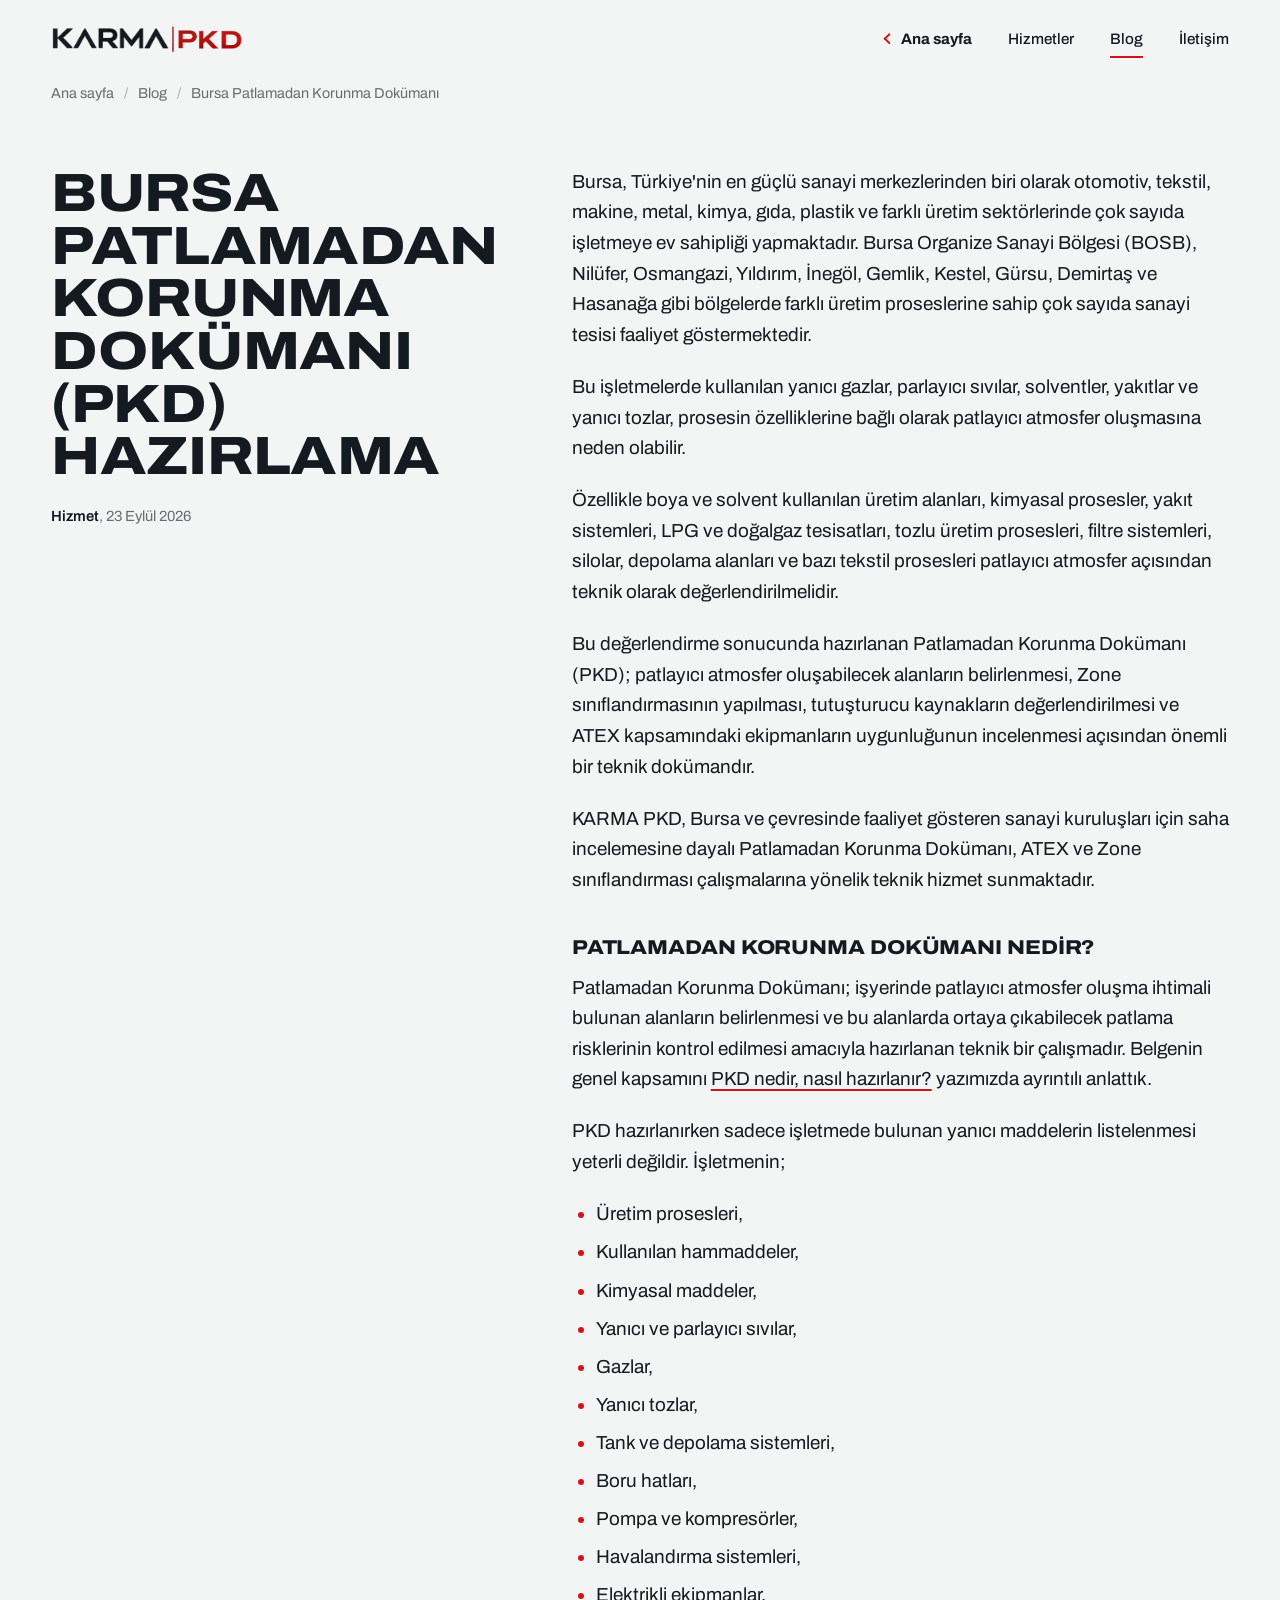
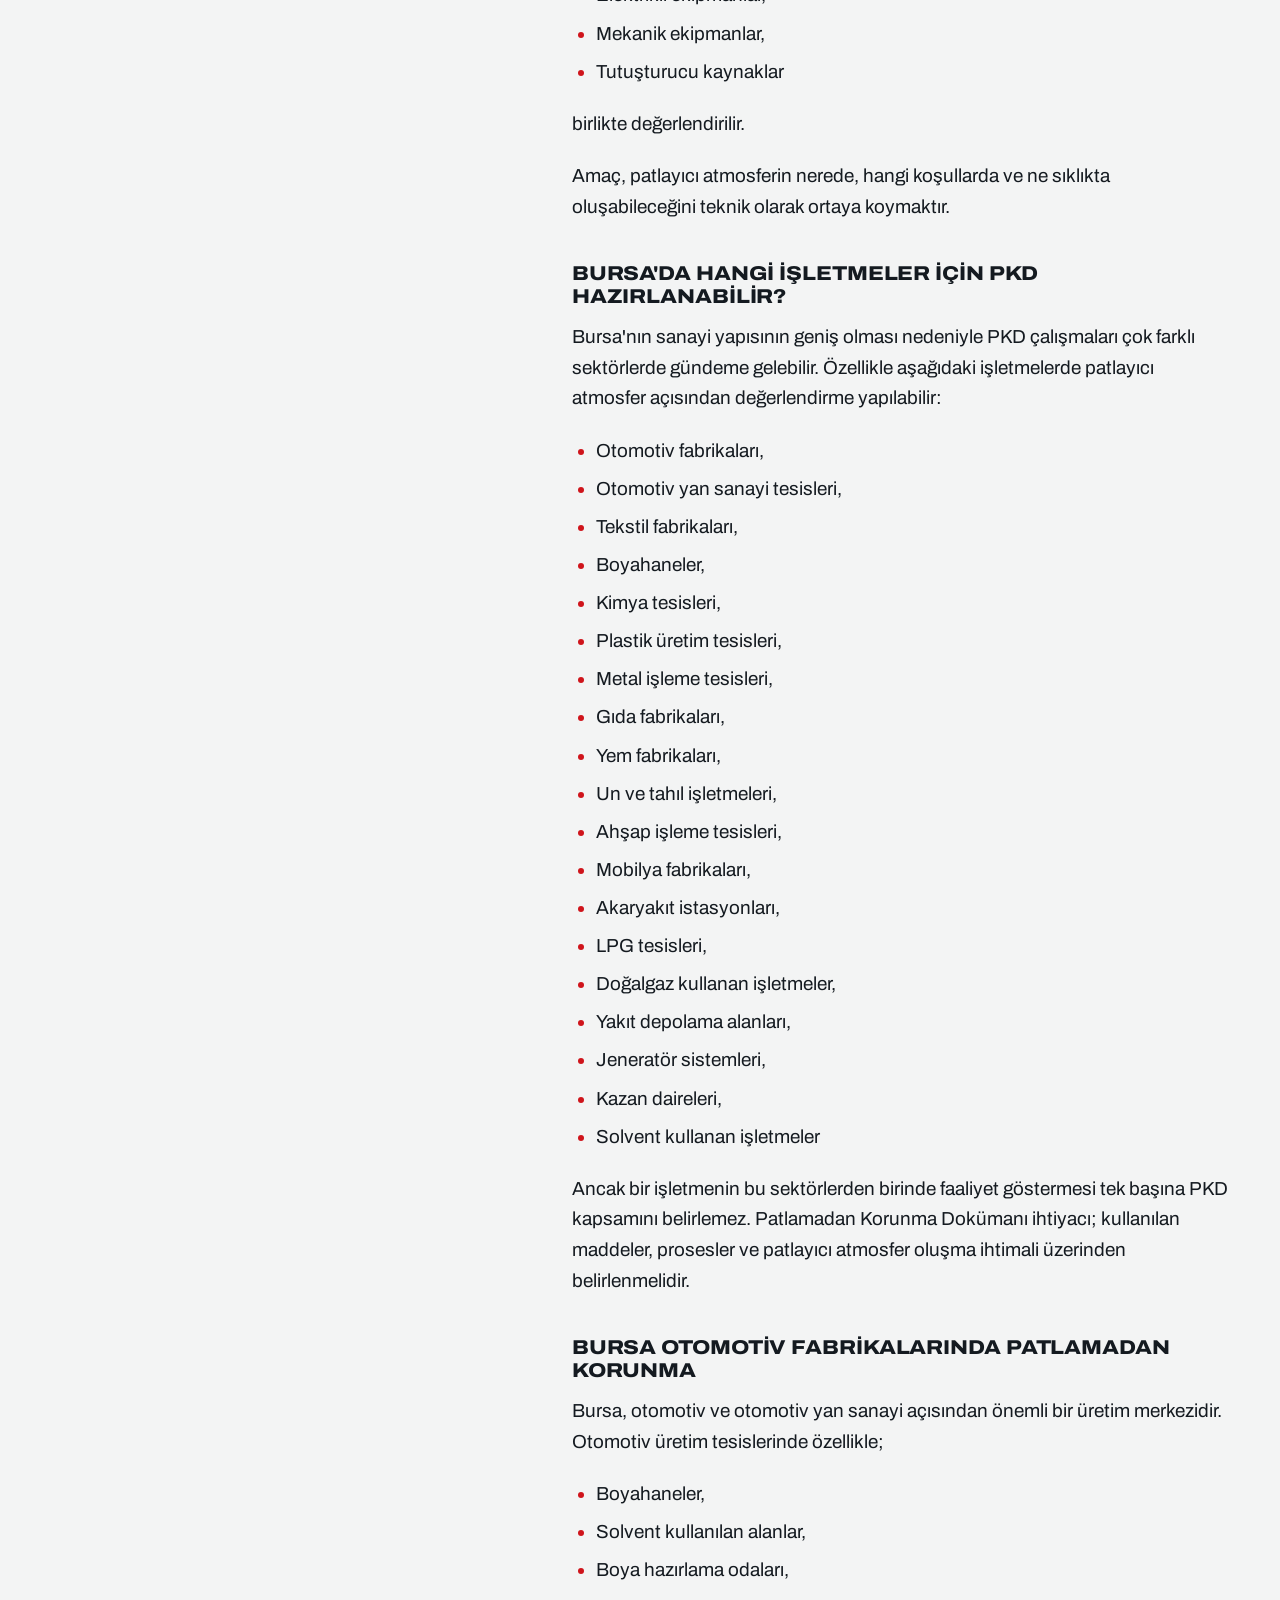
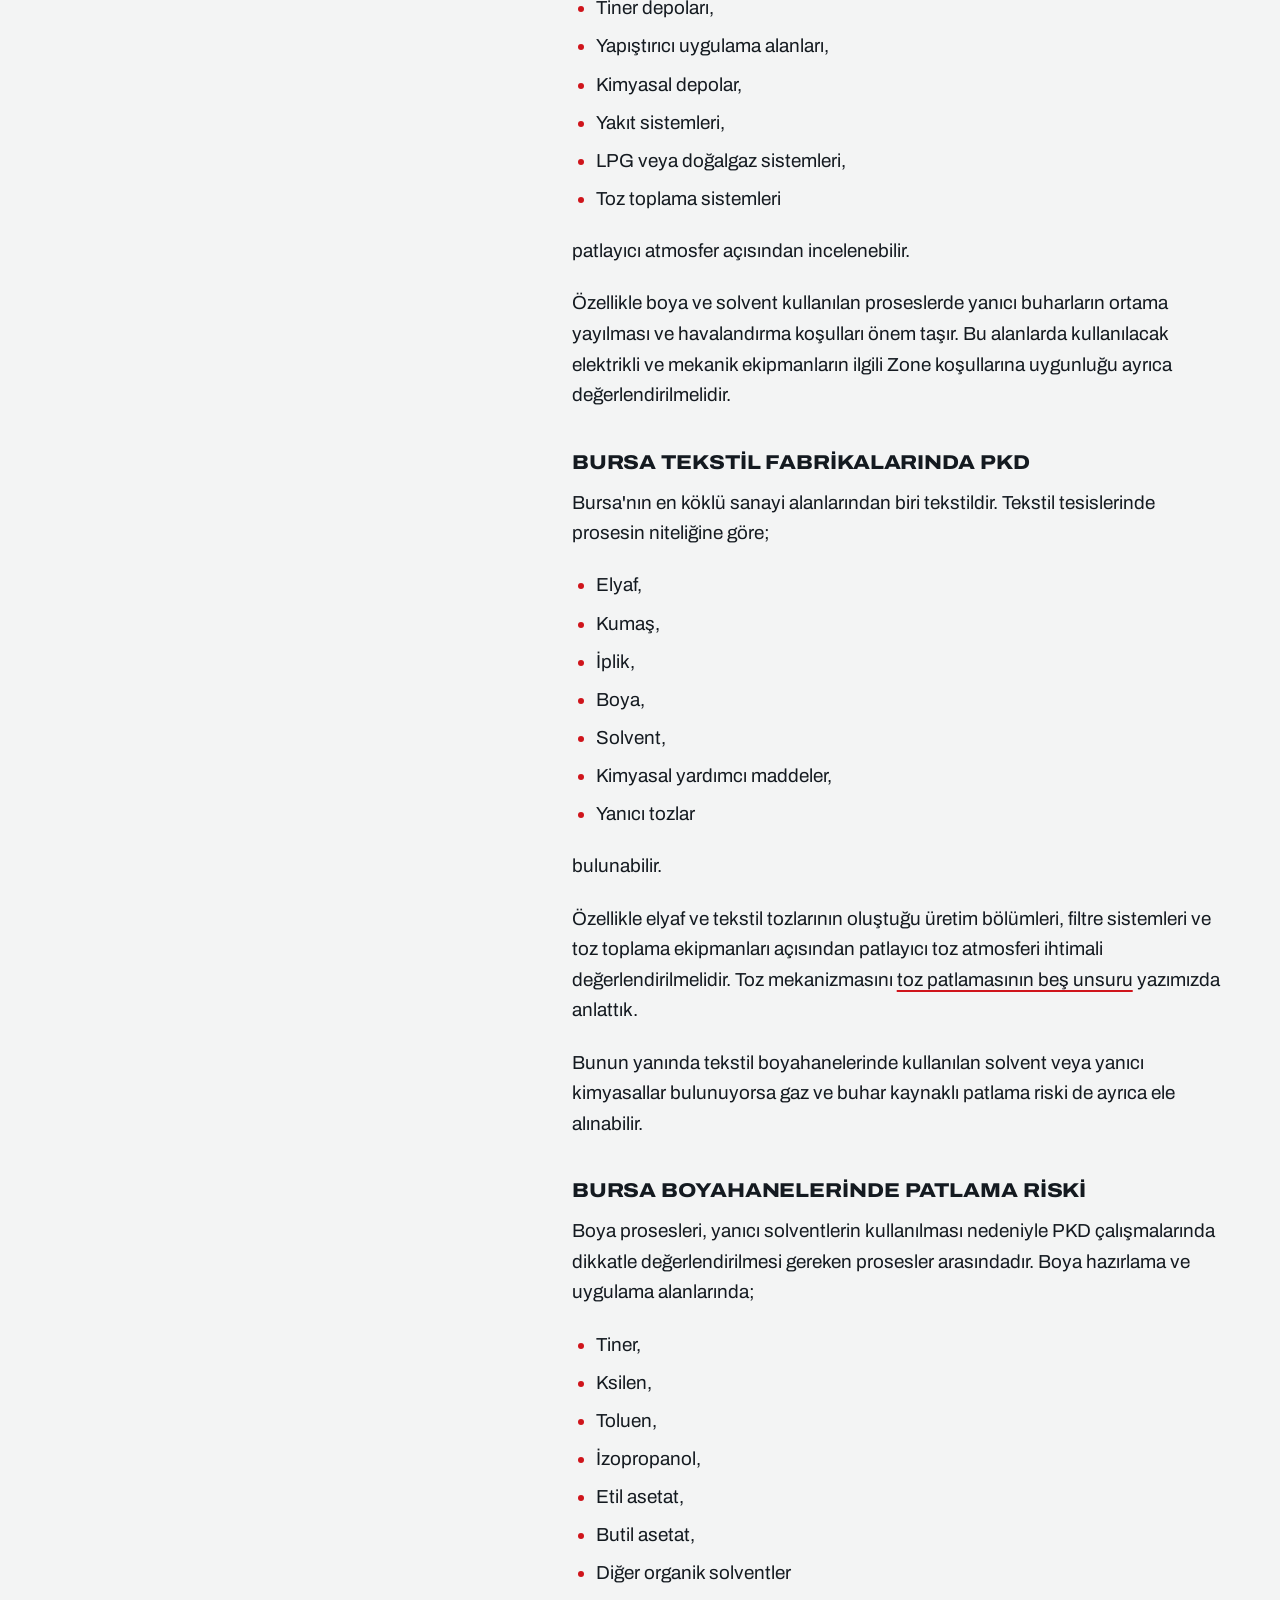
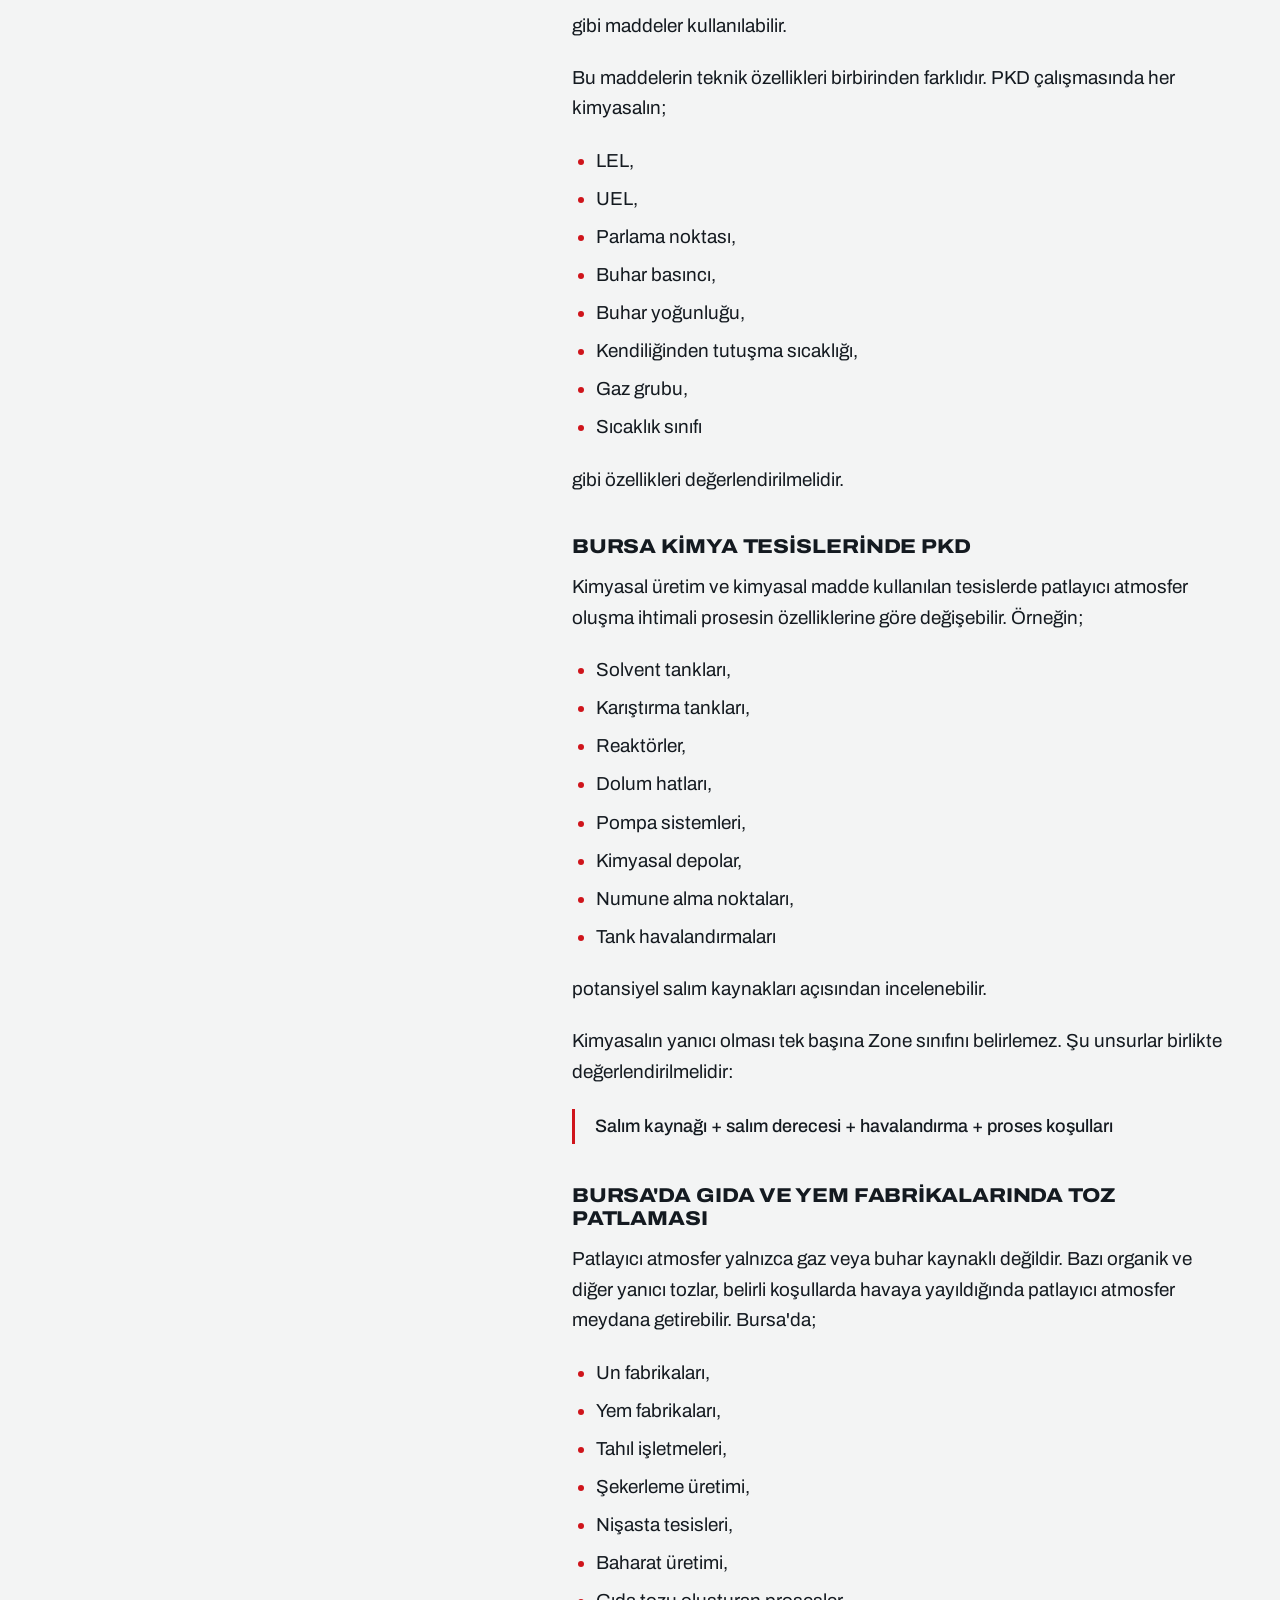
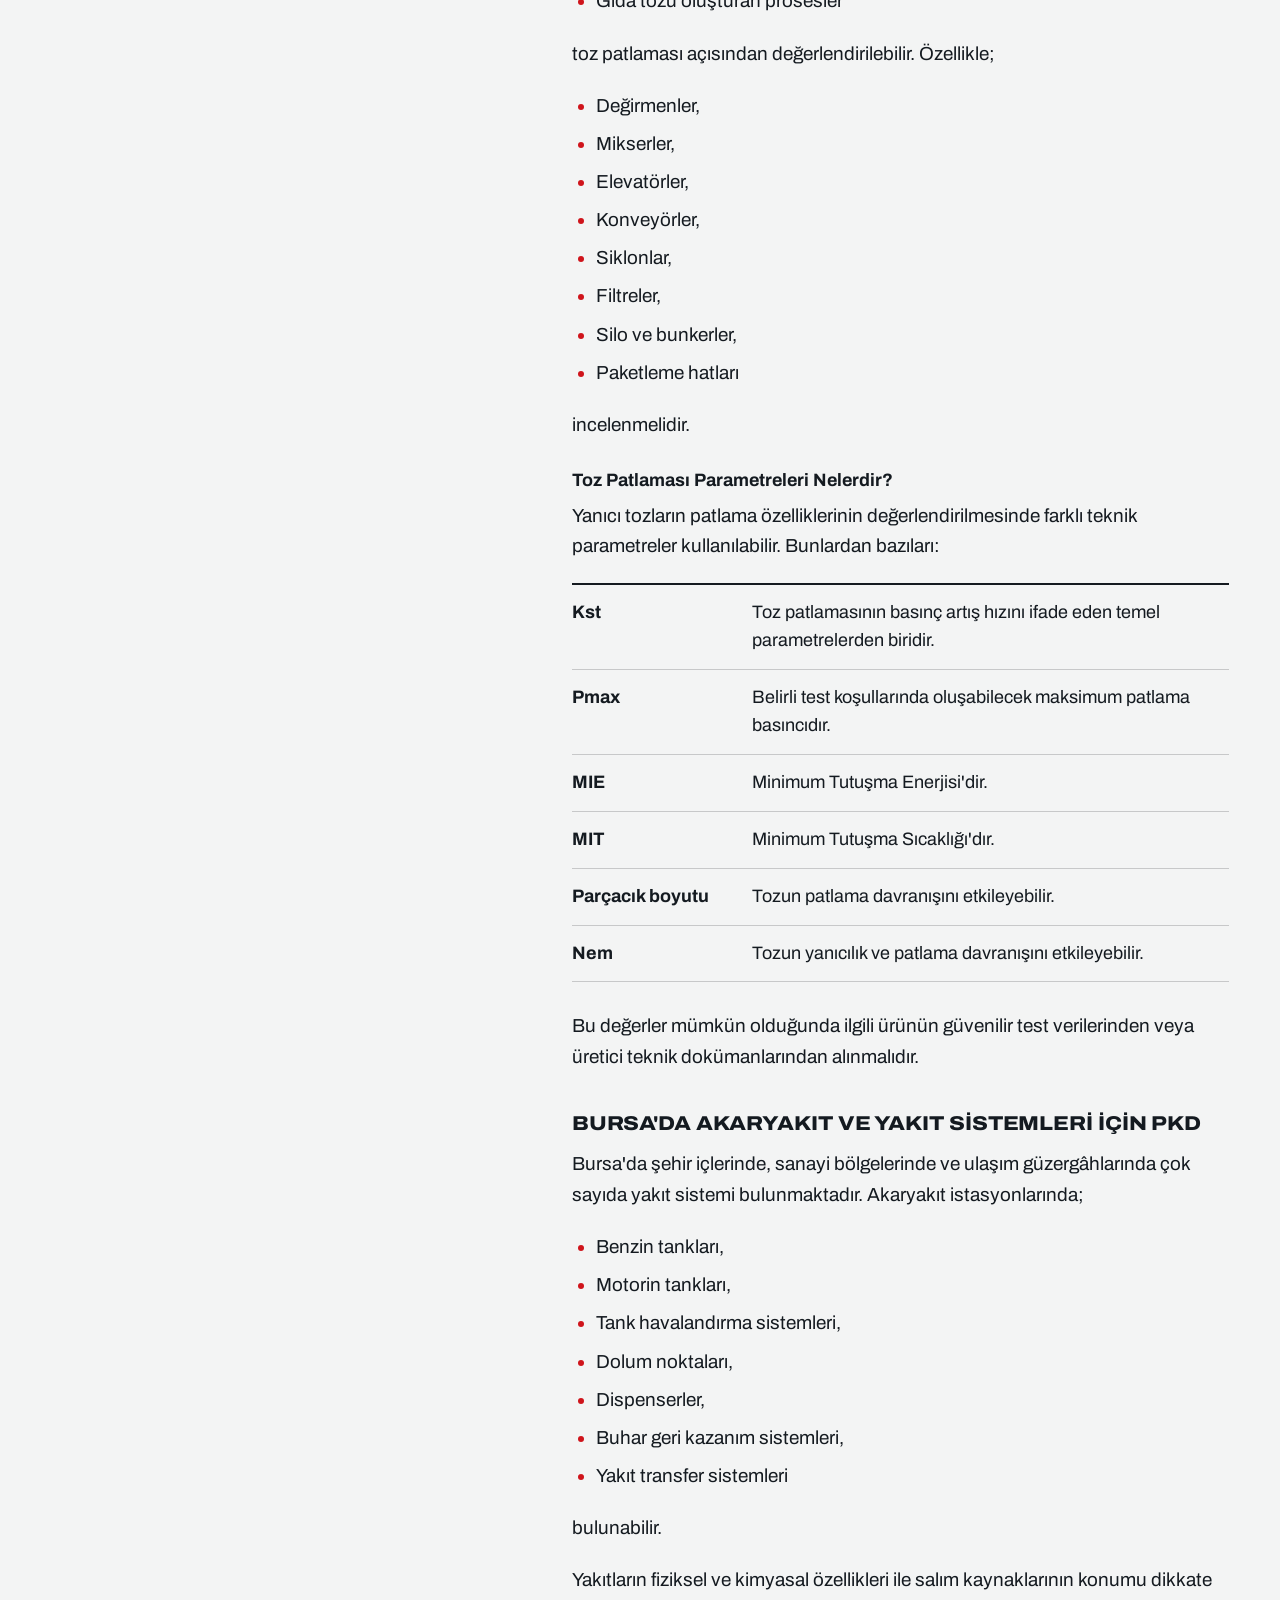
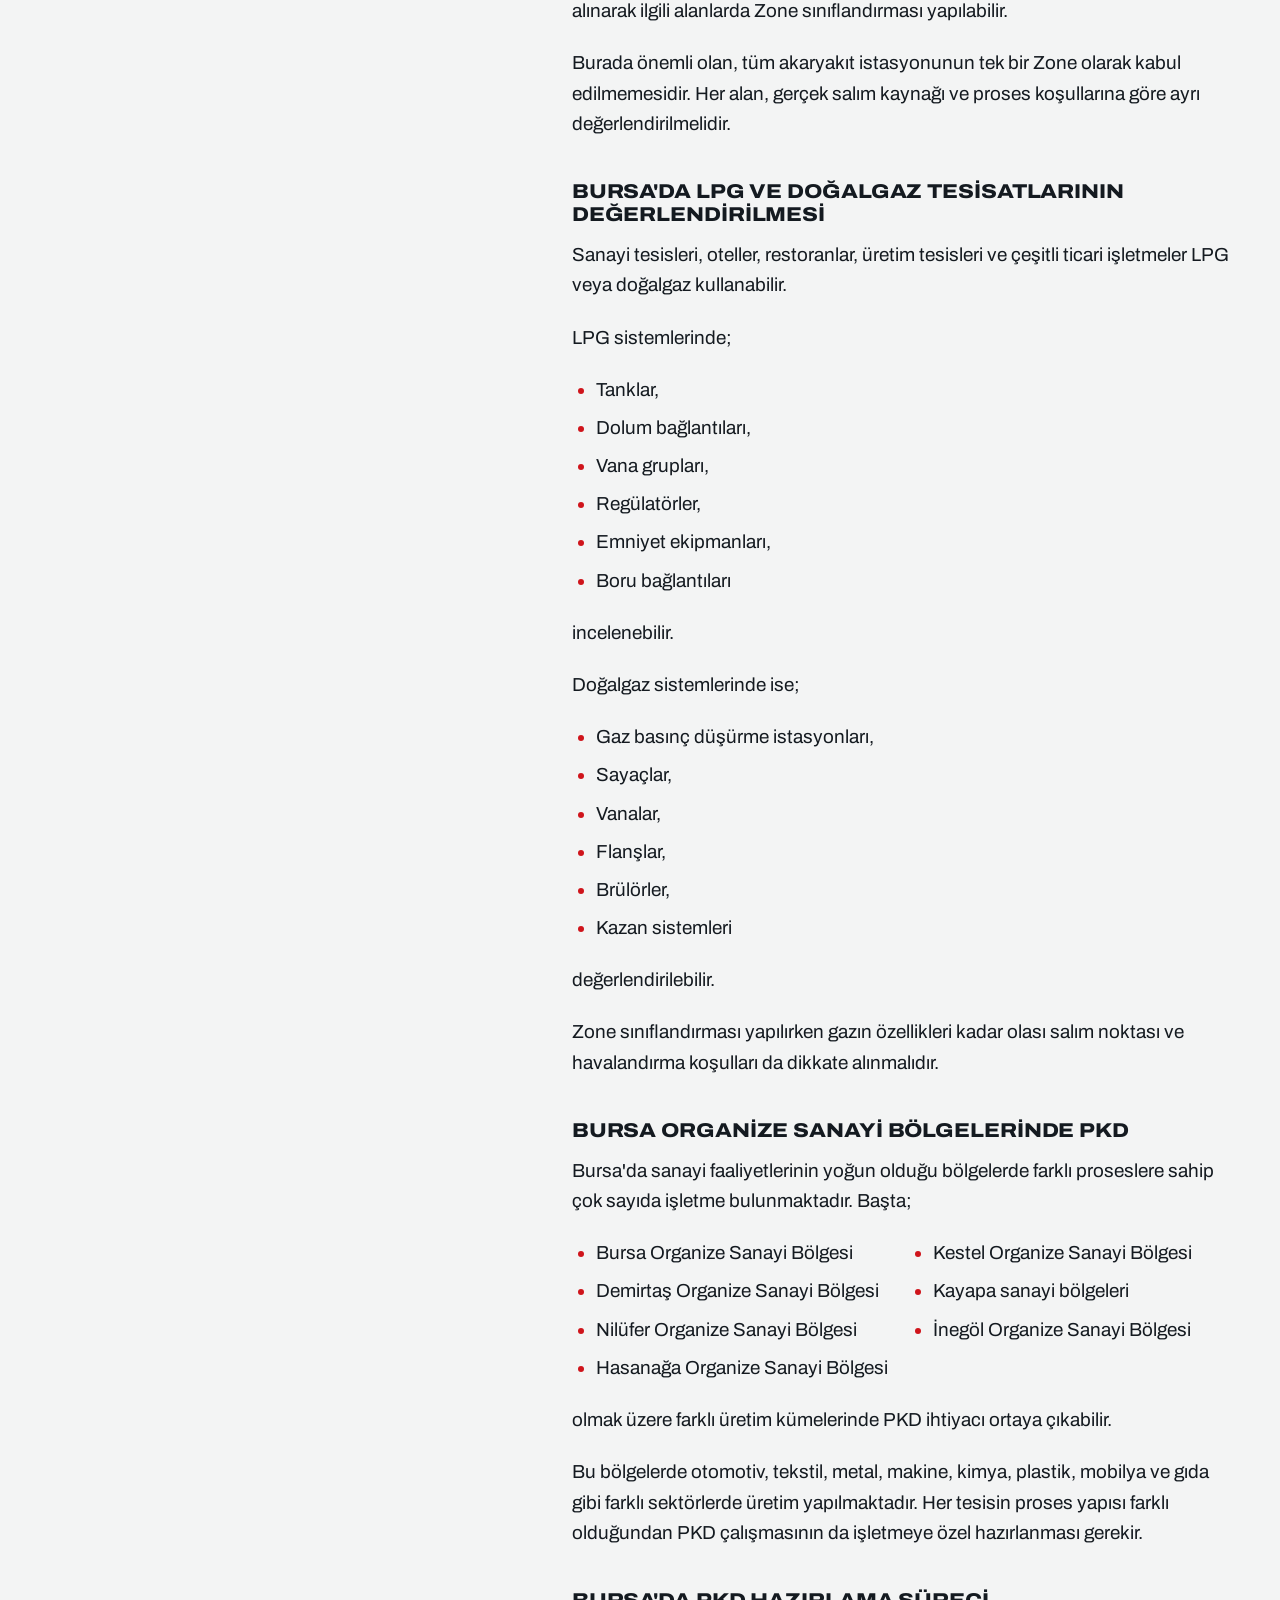
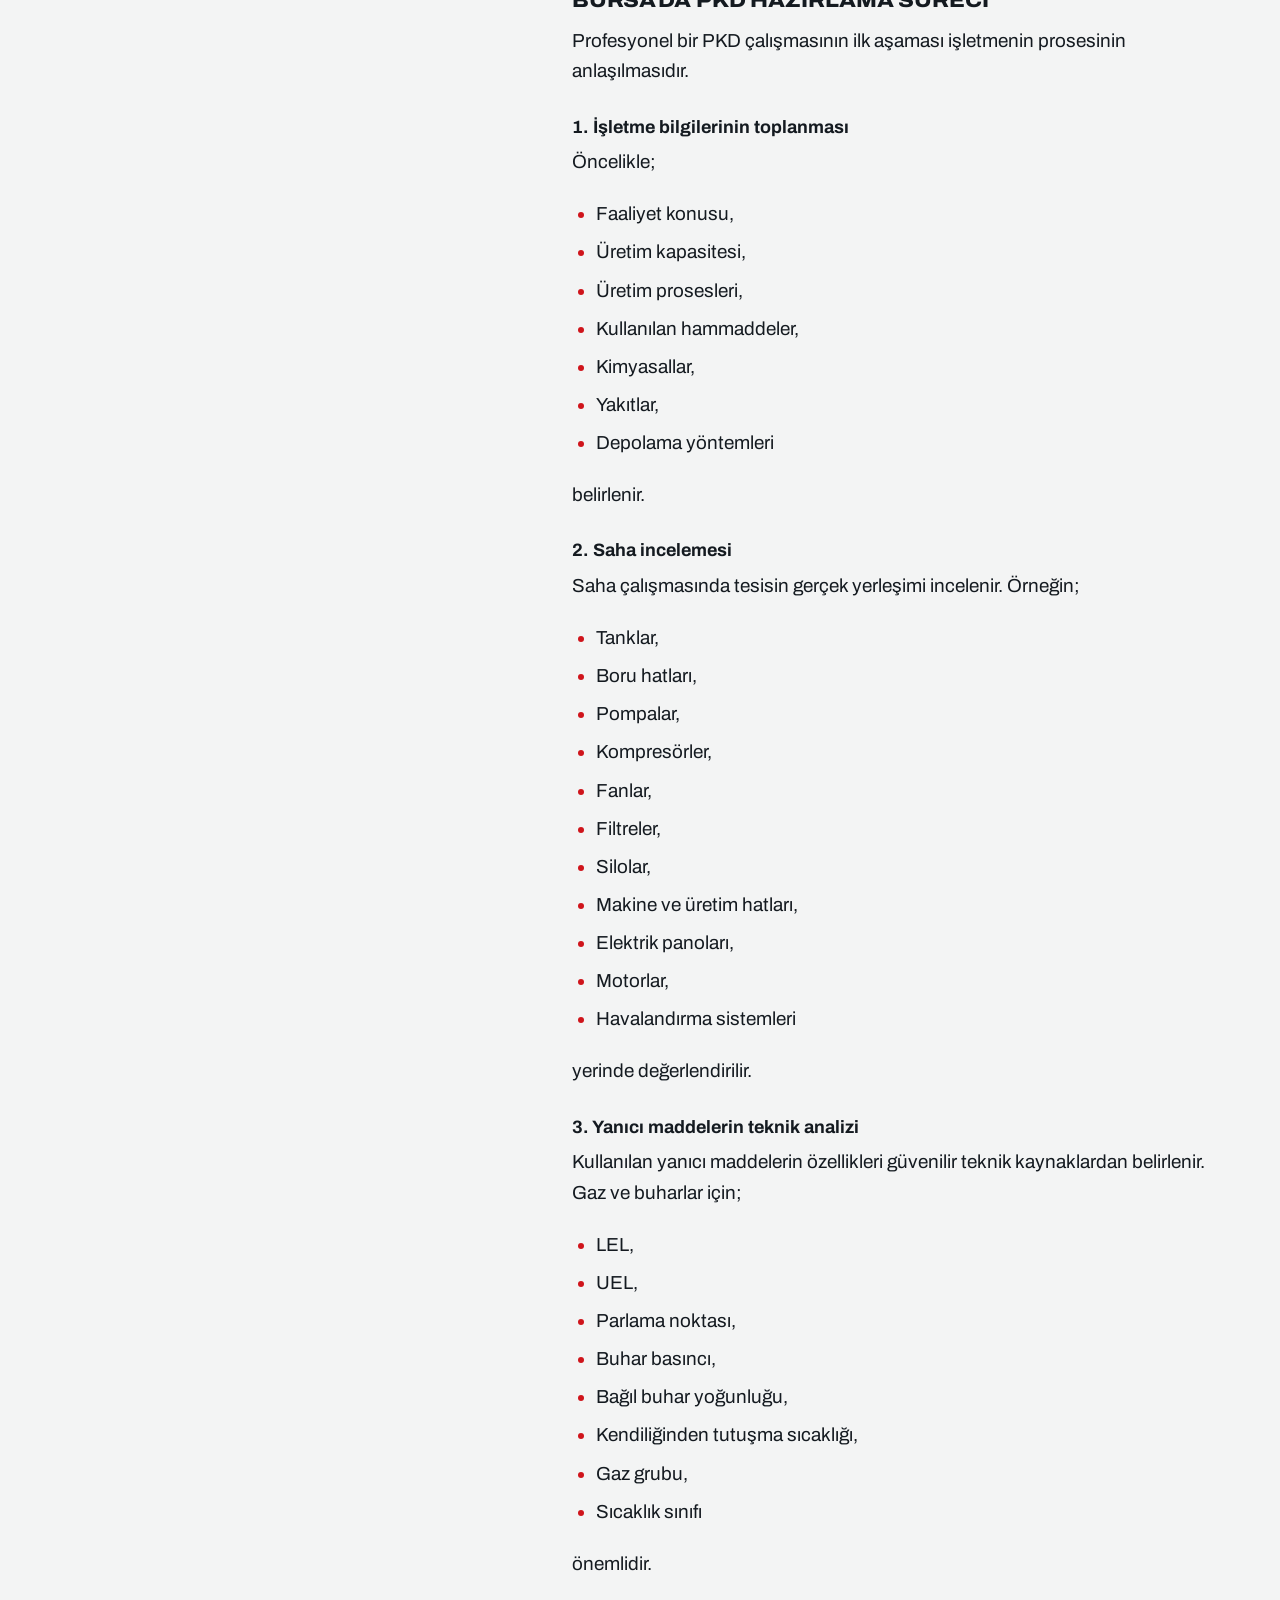
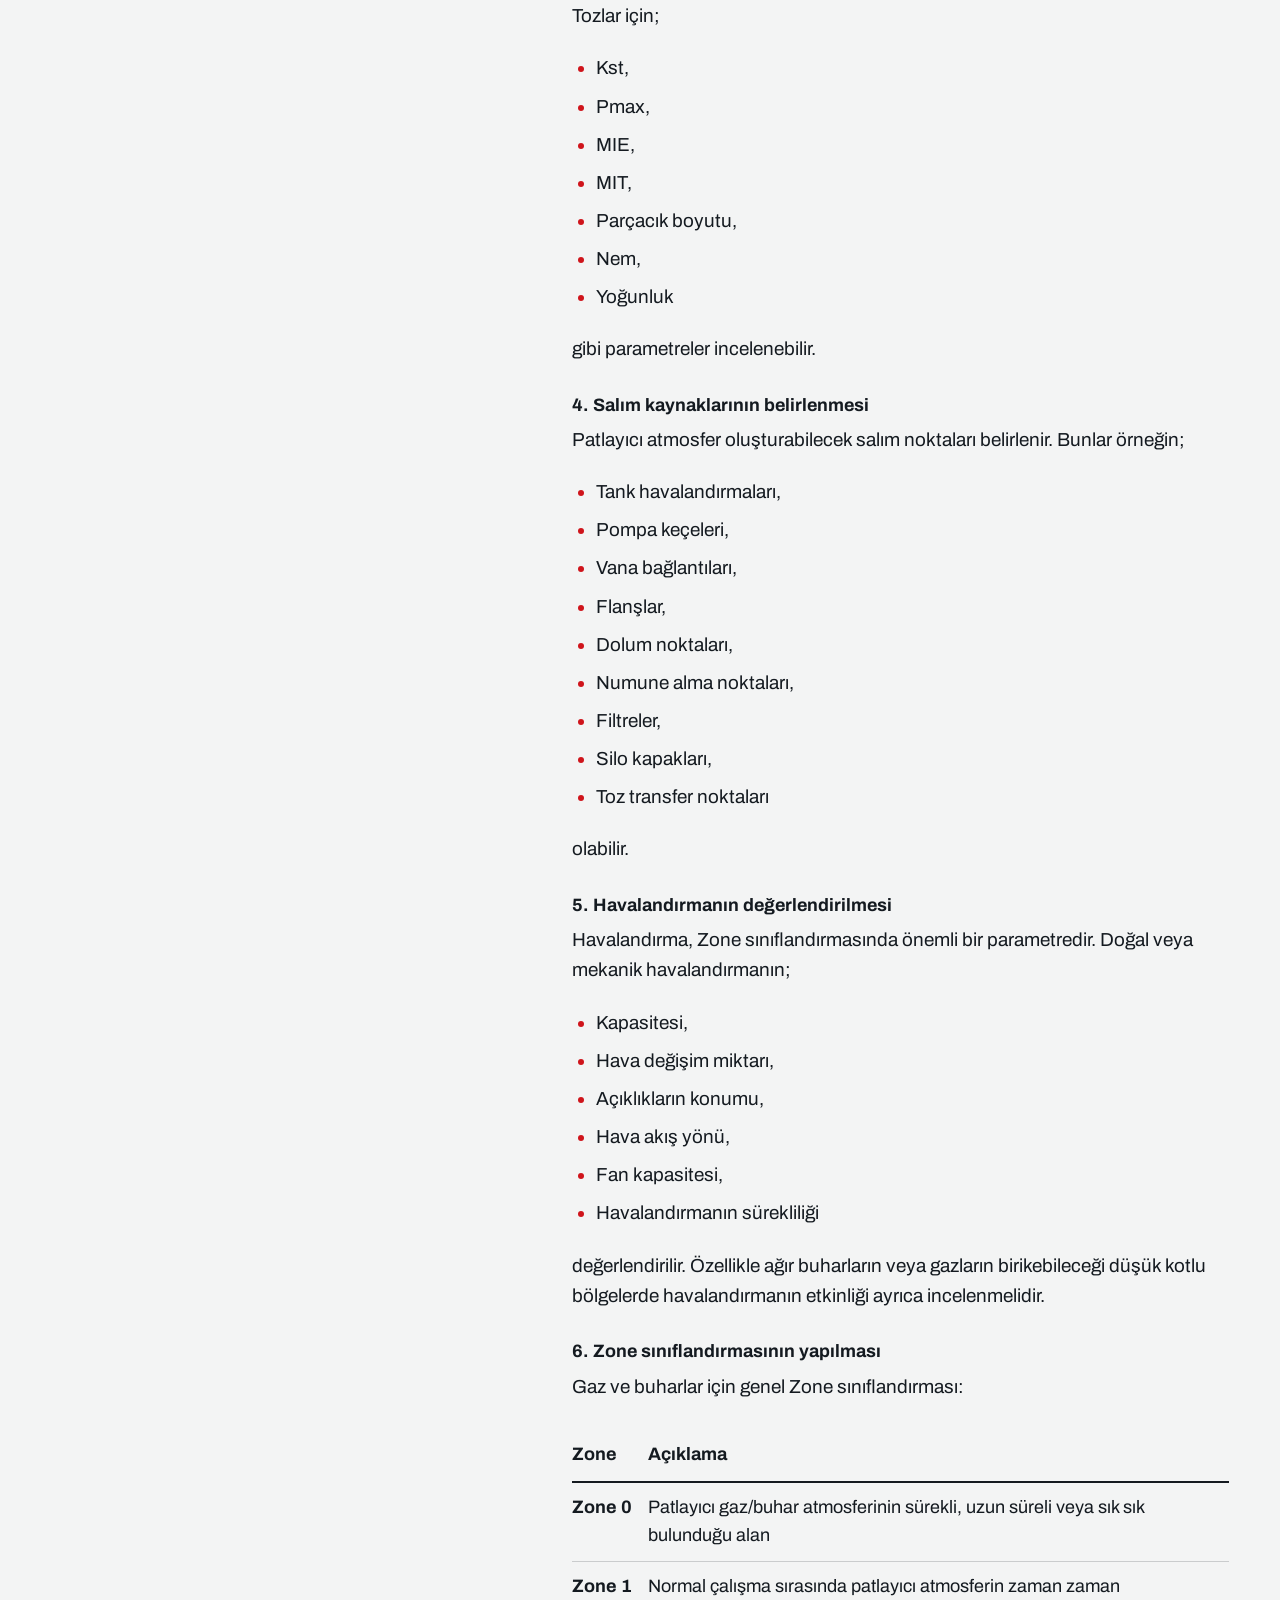
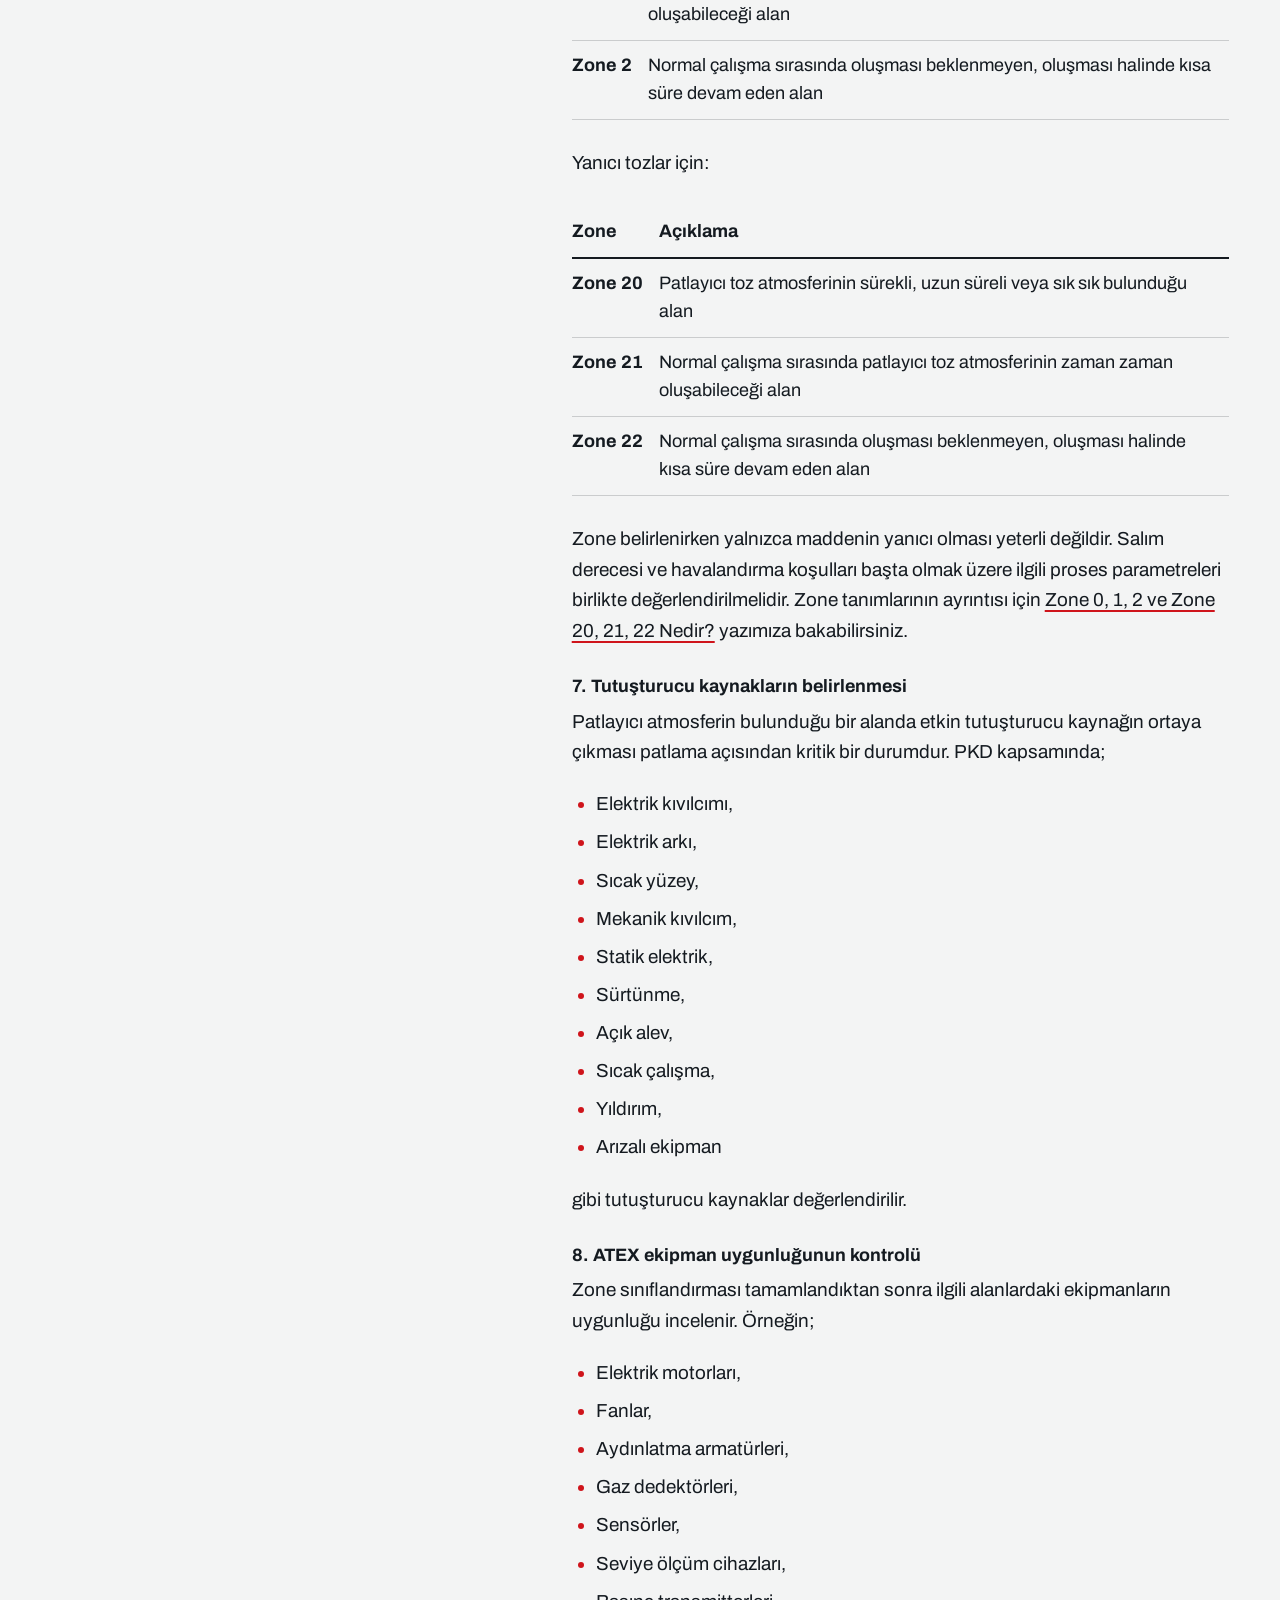
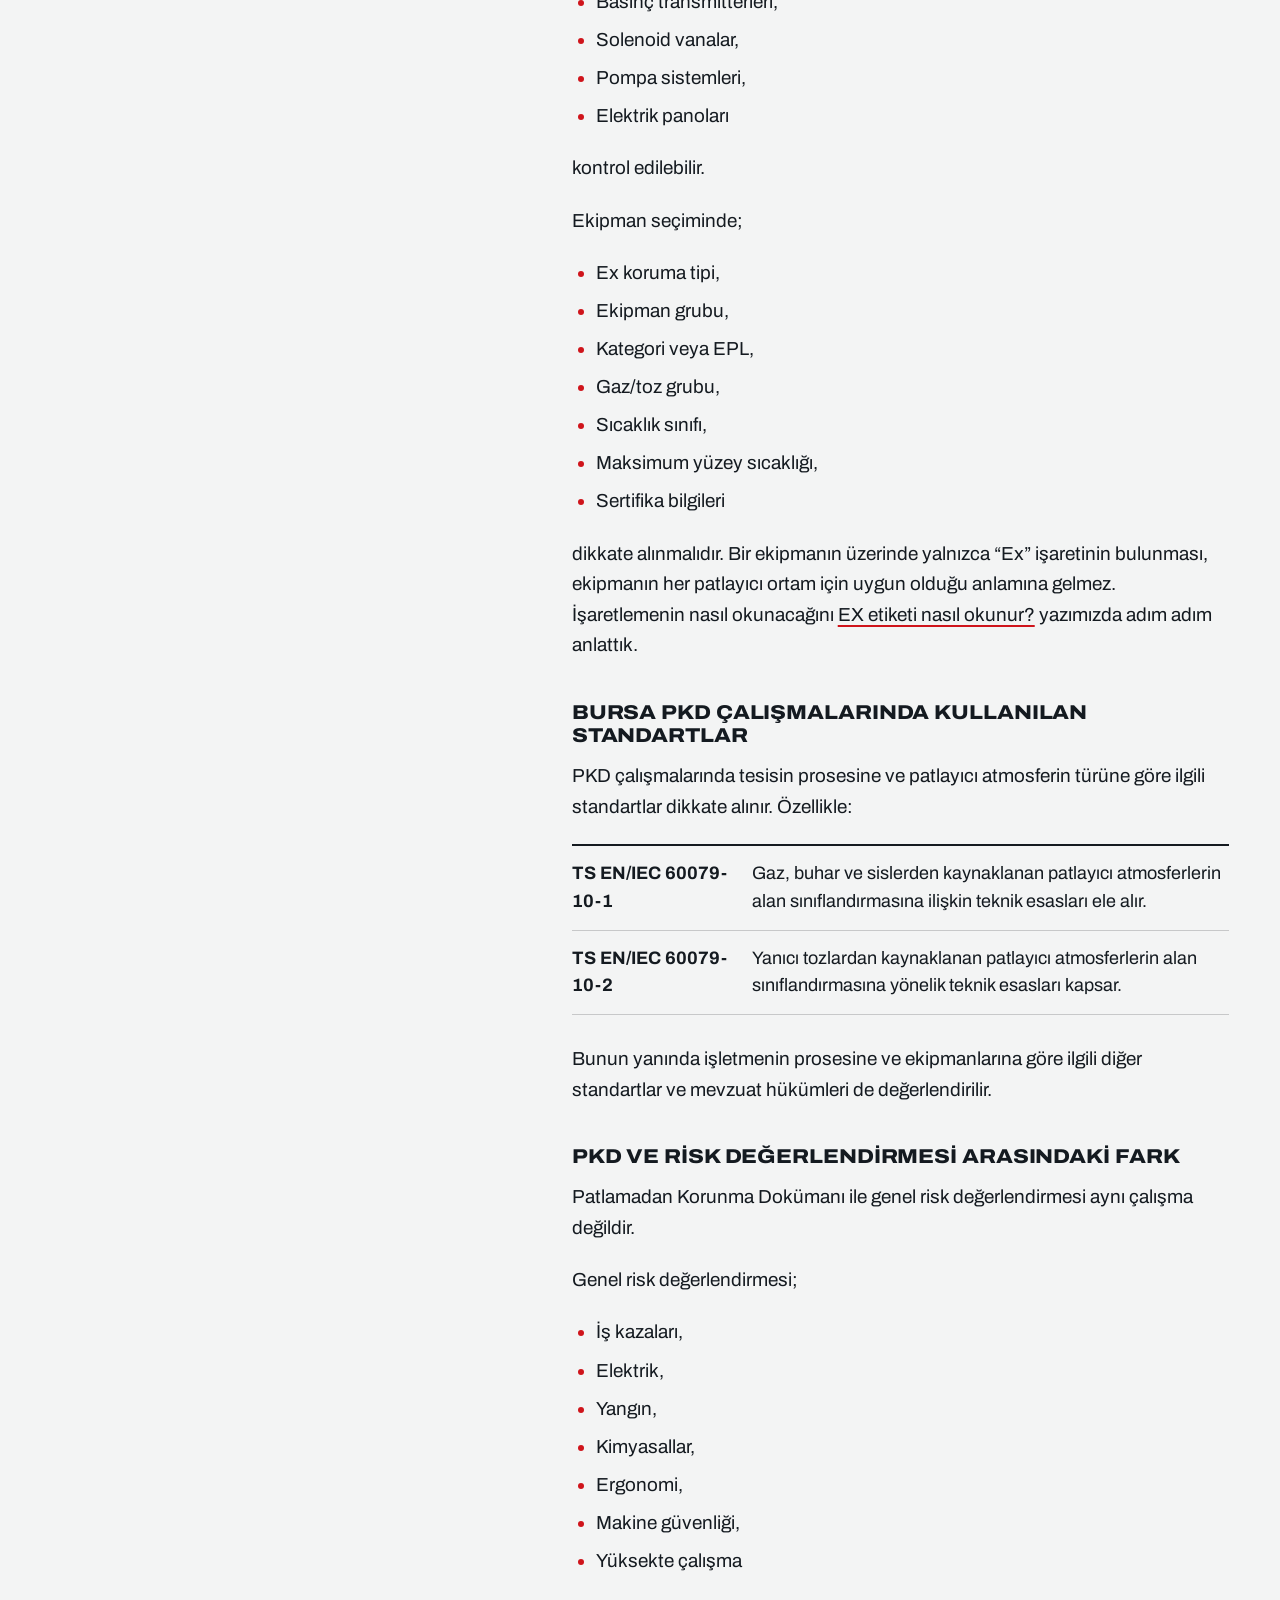
<file: blog/bursa-patlamadan-korunma-dokumani.html>
<!DOCTYPE html>
<html lang="tr">
<head>
<meta charset="utf-8">
<meta name="viewport" content="width=device-width, initial-scale=1, viewport-fit=cover">
<meta name="theme-color" content="#f3f4f4">

<title>Bursa Patlamadan Korunma Dokümanı (PKD) Hazırlama</title>
<meta name="description" content="Bursa'da Patlamadan Korunma Dokümanı (PKD) hazırlama: otomotiv, tekstil, boya, kimya ve gıda tesislerinde Zone sınıflandırması, ATEX ekipman kontrolü.">
<meta name="keywords" content="Bursa Patlamadan Korunma Dokümanı, Bursa PKD, Bursa ATEX, Bursa PKD hazırlama, Bursa patlamadan korunma, Patlamadan Korunma Dokümanı Bursa, Bursa Zone sınıflandırması, Bursa ATEX danışmanlığı, Bursa patlama risk değerlendirmesi, Bursa toz patlaması, Bursa gaz patlaması, Bursa PKD firması, Bursa PKD fiyatları, Bursa OSB PKD, Nilüfer PKD, Osmangazi PKD, İnegöl PKD, Gemlik PKD, Kestel PKD, Gürsu PKD, Demirtaş PKD, Hasanağa PKD, Bursa otomotiv PKD, Bursa tekstil PKD, Bursa kimya PKD">
<link rel="canonical" href="https://www.karmapkd.com/blog/bursa-patlamadan-korunma-dokumani.html">

<meta property="og:type" content="article">
<meta property="og:locale" content="tr_TR">
<meta property="og:site_name" content="KARMA PKD">
<meta property="og:title" content="Bursa Patlamadan Korunma Dokümanı (PKD) Hazırlama">
<meta property="og:description" content="Bursa'da Patlamadan Korunma Dokümanı (PKD) hazırlama: otomotiv, tekstil, boya, kimya ve gıda tesislerinde Zone sınıflandırması, ATEX ekipman kontrolü.">
<meta property="og:url" content="https://www.karmapkd.com/blog/bursa-patlamadan-korunma-dokumani.html">

<script type="application/ld+json">
{
  "@context": "https://schema.org",
  "@graph": [
    {
      "@type": "BlogPosting",
      "headline": "Bursa Patlamadan Korunma Dokümanı (PKD) Hazırlama",
      "description": "Bursa'da Patlamadan Korunma Dokümanı (PKD) hazırlama: otomotiv, tekstil, boya, kimya ve gıda tesislerinde Zone sınıflandırması, ATEX ekipman kontrolü.",
      "keywords": "Bursa Patlamadan Korunma Dokümanı, Bursa PKD, Bursa ATEX, Bursa PKD hazırlama, Bursa patlamadan korunma, Patlamadan Korunma Dokümanı Bursa, Bursa Zone sınıflandırması, Bursa ATEX danışmanlığı, Bursa patlama risk değerlendirmesi, Bursa toz patlaması, Bursa gaz patlaması, Bursa PKD firması, Bursa PKD fiyatları, Bursa OSB PKD, Nilüfer PKD, Osmangazi PKD, İnegöl PKD, Gemlik PKD, Kestel PKD, Gürsu PKD, Demirtaş PKD, Hasanağa PKD, Bursa otomotiv PKD, Bursa tekstil PKD, Bursa kimya PKD",
      "inLanguage": "tr",
      "datePublished": "2026-09-23",
      "dateModified": "2026-09-23",
      "author": { "@type": "Organization", "name": "KARMA PKD" },
      "publisher": {
        "@type": "Organization",
        "name": "KARMA PKD",
        "logo": { "@type": "ImageObject", "url": "https://www.karmapkd.com/blog/assets/logo-dark.png" }
      },
      "mainEntityOfPage": "https://www.karmapkd.com/blog/bursa-patlamadan-korunma-dokumani.html"
    },
    {
      "@type": "BreadcrumbList",
      "itemListElement": [
        { "@type": "ListItem", "position": 1, "name": "Ana sayfa", "item": "https://www.karmapkd.com/" },
        { "@type": "ListItem", "position": 2, "name": "Blog", "item": "https://www.karmapkd.com/blog/" },
        { "@type": "ListItem", "position": 3, "name": "Bursa Patlamadan Korunma Dokümanı", "item": "https://www.karmapkd.com/blog/bursa-patlamadan-korunma-dokumani.html" }
      ]
    },
    {
      "@type": "FAQPage",
      "mainEntity": [
        {
          "@type": "Question",
          "name": "Bursa'da Patlamadan Korunma Dokümanı kimler için gereklidir?",
          "acceptedAnswer": { "@type": "Answer", "text": "Yanıcı gaz, buhar, sıvı veya tozların bulunduğu ve patlayıcı atmosfer oluşma ihtimali bulunan işyerlerinde PKD kapsamında teknik değerlendirme yapılması gerekebilir." }
        },
        {
          "@type": "Question",
          "name": "Otomotiv fabrikalarında PKD gerekir mi?",
          "acceptedAnswer": { "@type": "Answer", "text": "Otomotiv fabrikalarında kullanılan proseslere göre değerlendirme yapılmalıdır. Özellikle boya, solvent, yapıştırıcı, yanıcı gaz veya benzeri maddelerin kullanıldığı alanlar ayrıca incelenebilir." }
        },
        {
          "@type": "Question",
          "name": "Tekstil fabrikalarında patlama riski var mıdır?",
          "acceptedAnswer": { "@type": "Answer", "text": "Bazı tekstil proseslerinde yanıcı tozlar veya yanıcı kimyasallar bulunabilir. Bu nedenle tesisin gerçek proses koşulları üzerinden değerlendirme yapılmalıdır." }
        },
        {
          "@type": "Question",
          "name": "Bursa'daki boya fabrikalarında PKD hazırlanabilir mi?",
          "acceptedAnswer": { "@type": "Answer", "text": "Boya ve solvent kullanılan üretim proseslerinde yanıcı buhar oluşma ihtimali bulunduğundan ilgili alanların patlayıcı atmosfer açısından incelenmesi gerekebilir." }
        },
        {
          "@type": "Question",
          "name": "Her kimyasal depo Zone olarak sınıflandırılır mı?",
          "acceptedAnswer": { "@type": "Answer", "text": "Hayır. Kimyasalın yanıcı olup olmadığı, salım ihtimali, depolama yöntemi, havalandırma ve diğer teknik koşullar birlikte değerlendirilmelidir." }
        },
        {
          "@type": "Question",
          "name": "Bursa'da PKD saha incelemesi ile mi hazırlanır?",
          "acceptedAnswer": { "@type": "Answer", "text": "İşletmenin gerçek proses ve ekipman koşullarının görülmesi, özellikle Zone sınıflandırması açısından önemli bir veri sağlar. Bu nedenle saha incelemesi PKD çalışmalarının önemli aşamalarından biridir." }
        },
        {
          "@type": "Question",
          "name": "Bursa PKD fiyatı neye göre belirlenir?",
          "acceptedAnswer": { "@type": "Answer", "text": "Tesisin büyüklüğü, proseslerin karmaşıklığı, kullanılan maddeler, Zone oluşturabilecek alanların sayısı, ekipmanlar ve saha çalışmasının kapsamı gibi faktörler fiyatlandırmayı etkileyebilir." }
        }
      ]
    }
  ]
}
</script>

<link rel="preconnect" href="https://fonts.googleapis.com">
<link rel="preconnect" href="https://fonts.gstatic.com" crossorigin>
<link href="https://fonts.googleapis.com/css2?family=Archivo:wdth,wght@62..125,100..900&display=swap" rel="stylesheet">
<link rel="stylesheet" href="blog.css">
<style>
  .post-body h2, .post-body h3 { scroll-margin-top: 5.5rem; }
  html { scroll-behavior: smooth; }
  @media (prefers-reduced-motion: reduce) { html { scroll-behavior: auto; } }

  .post-body ul.cols { columns: 2; column-gap: 2.5rem; }
  .post-body ul.cols li { break-inside: avoid; }
  @media (max-width: 36rem) { .post-body ul.cols { columns: 1; } }

  .post-body .contact-card { margin: 2.5rem 0; padding: 1.4rem 1.6rem; border: 2px solid currentColor; }
  .post-body .contact-card p { margin: 0 0 .75rem; }
  .post-body .contact-card p:last-child { margin-bottom: 0; }

  .post-body .tbl { overflow-x: auto; margin: 1.75rem 0; }
  .post-body table { border-collapse: collapse; width: 100%; min-width: 26rem; }
  .post-body th, .post-body td {
    text-align: left; vertical-align: top; padding: .7rem 1rem .7rem 0;
    border-bottom: 1px solid color-mix(in srgb, currentColor 18%, transparent);
  }
  .post-body th { font-weight: 700; border-bottom-width: 2px; border-bottom-color: currentColor; }
  .post-body td:first-child { font-weight: 700; white-space: nowrap; }
</style>
</head>
<body>
<a class="skip" href="#icerik">İçeriğe geç</a>

<header class="bhdr">
  <a class="logo" href="../index.html" aria-label="KARMA PKD, ana sayfa"><span class="lg lg-dark" aria-hidden="true"></span></a>
  <nav class="bnav" aria-label="Ana menü">
    <a class="home" href="../index.html">Ana sayfa</a>
    <a href="../index.html#hizmetler">Hizmetler</a>
    <a href="index.html" aria-current="page">Blog</a>
    <a href="../index.html#iletisim">İletişim</a>
  </nav>
</header>

<nav class="crumbs" aria-label="Sayfa konumu">
  <ol>
    <li><a href="../index.html">Ana sayfa</a></li>
    <li><a href="index.html">Blog</a></li>
    <li aria-current="page">Bursa Patlamadan Korunma Dokümanı</li>
  </ol>
</nav>

<main id="icerik">
  <article class="post-wrap">
    <header class="post-head">
      <h1 class="disp">Bursa Patlamadan Korunma Dokümanı (PKD) Hazırlama</h1>
      <p class="meta"><a href="index.html">Hizmet</a>, <time datetime="2026-09-23">23 Eylül 2026</time></p>
    </header>

    <div class="post-body">
      <p>Bursa, Türkiye'nin en güçlü sanayi merkezlerinden biri olarak otomotiv, tekstil, makine, metal, kimya, gıda, plastik ve farklı üretim sektörlerinde çok sayıda işletmeye ev sahipliği yapmaktadır. Bursa Organize Sanayi Bölgesi (BOSB), Nilüfer, Osmangazi, Yıldırım, İnegöl, Gemlik, Kestel, Gürsu, Demirtaş ve Hasanağa gibi bölgelerde farklı üretim proseslerine sahip çok sayıda sanayi tesisi faaliyet göstermektedir.</p>
      <p>Bu işletmelerde kullanılan yanıcı gazlar, parlayıcı sıvılar, solventler, yakıtlar ve yanıcı tozlar, prosesin özelliklerine bağlı olarak patlayıcı atmosfer oluşmasına neden olabilir.</p>
      <p>Özellikle boya ve solvent kullanılan üretim alanları, kimyasal prosesler, yakıt sistemleri, LPG ve doğalgaz tesisatları, tozlu üretim prosesleri, filtre sistemleri, silolar, depolama alanları ve bazı tekstil prosesleri patlayıcı atmosfer açısından teknik olarak değerlendirilmelidir.</p>
      <p>Bu değerlendirme sonucunda hazırlanan Patlamadan Korunma Dokümanı (PKD); patlayıcı atmosfer oluşabilecek alanların belirlenmesi, Zone sınıflandırmasının yapılması, tutuşturucu kaynakların değerlendirilmesi ve ATEX kapsamındaki ekipmanların uygunluğunun incelenmesi açısından önemli bir teknik dokümandır.</p>
      <p>KARMA PKD, Bursa ve çevresinde faaliyet gösteren sanayi kuruluşları için saha incelemesine dayalı Patlamadan Korunma Dokümanı, ATEX ve Zone sınıflandırması çalışmalarına yönelik teknik hizmet sunmaktadır.</p>

      <h2 id="pkd-nedir">Patlamadan Korunma Dokümanı Nedir?</h2>
      <p>Patlamadan Korunma Dokümanı; işyerinde patlayıcı atmosfer oluşma ihtimali bulunan alanların belirlenmesi ve bu alanlarda ortaya çıkabilecek patlama risklerinin kontrol edilmesi amacıyla hazırlanan teknik bir çalışmadır. Belgenin genel kapsamını <a href="patlamadan-korunma-dokumani-nedir.html">PKD nedir, nasıl hazırlanır?</a> yazımızda ayrıntılı anlattık.</p>
      <p>PKD hazırlanırken sadece işletmede bulunan yanıcı maddelerin listelenmesi yeterli değildir. İşletmenin;</p>
      <ul>
        <li>Üretim prosesleri,</li>
        <li>Kullanılan hammaddeler,</li>
        <li>Kimyasal maddeler,</li>
        <li>Yanıcı ve parlayıcı sıvılar,</li>
        <li>Gazlar,</li>
        <li>Yanıcı tozlar,</li>
        <li>Tank ve depolama sistemleri,</li>
        <li>Boru hatları,</li>
        <li>Pompa ve kompresörler,</li>
        <li>Havalandırma sistemleri,</li>
        <li>Elektrikli ekipmanlar,</li>
        <li>Mekanik ekipmanlar,</li>
        <li>Tutuşturucu kaynaklar</li>
      </ul>
      <p>birlikte değerlendirilir.</p>
      <p>Amaç, patlayıcı atmosferin nerede, hangi koşullarda ve ne sıklıkta oluşabileceğini teknik olarak ortaya koymaktır.</p>

      <h2 id="hangi-isletmeler">Bursa'da Hangi İşletmeler İçin PKD Hazırlanabilir?</h2>
      <p>Bursa'nın sanayi yapısının geniş olması nedeniyle PKD çalışmaları çok farklı sektörlerde gündeme gelebilir. Özellikle aşağıdaki işletmelerde patlayıcı atmosfer açısından değerlendirme yapılabilir:</p>
      <ul>
        <li>Otomotiv fabrikaları,</li>
        <li>Otomotiv yan sanayi tesisleri,</li>
        <li>Tekstil fabrikaları,</li>
        <li>Boyahaneler,</li>
        <li>Kimya tesisleri,</li>
        <li>Plastik üretim tesisleri,</li>
        <li>Metal işleme tesisleri,</li>
        <li>Gıda fabrikaları,</li>
        <li>Yem fabrikaları,</li>
        <li>Un ve tahıl işletmeleri,</li>
        <li>Ahşap işleme tesisleri,</li>
        <li>Mobilya fabrikaları,</li>
        <li>Akaryakıt istasyonları,</li>
        <li>LPG tesisleri,</li>
        <li>Doğalgaz kullanan işletmeler,</li>
        <li>Yakıt depolama alanları,</li>
        <li>Jeneratör sistemleri,</li>
        <li>Kazan daireleri,</li>
        <li>Solvent kullanan işletmeler</li>
      </ul>
      <p>Ancak bir işletmenin bu sektörlerden birinde faaliyet göstermesi tek başına PKD kapsamını belirlemez. Patlamadan Korunma Dokümanı ihtiyacı; kullanılan maddeler, prosesler ve patlayıcı atmosfer oluşma ihtimali üzerinden belirlenmelidir.</p>

      <h2 id="otomotiv">Bursa Otomotiv Fabrikalarında Patlamadan Korunma</h2>
      <p>Bursa, otomotiv ve otomotiv yan sanayi açısından önemli bir üretim merkezidir. Otomotiv üretim tesislerinde özellikle;</p>
      <ul>
        <li>Boyahaneler,</li>
        <li>Solvent kullanılan alanlar,</li>
        <li>Boya hazırlama odaları,</li>
        <li>Tiner depoları,</li>
        <li>Yapıştırıcı uygulama alanları,</li>
        <li>Kimyasal depolar,</li>
        <li>Yakıt sistemleri,</li>
        <li>LPG veya doğalgaz sistemleri,</li>
        <li>Toz toplama sistemleri</li>
      </ul>
      <p>patlayıcı atmosfer açısından incelenebilir.</p>
      <p>Özellikle boya ve solvent kullanılan proseslerde yanıcı buharların ortama yayılması ve havalandırma koşulları önem taşır. Bu alanlarda kullanılacak elektrikli ve mekanik ekipmanların ilgili Zone koşullarına uygunluğu ayrıca değerlendirilmelidir.</p>

      <h2 id="tekstil">Bursa Tekstil Fabrikalarında PKD</h2>
      <p>Bursa'nın en köklü sanayi alanlarından biri tekstildir. Tekstil tesislerinde prosesin niteliğine göre;</p>
      <ul>
        <li>Elyaf,</li>
        <li>Kumaş,</li>
        <li>İplik,</li>
        <li>Boya,</li>
        <li>Solvent,</li>
        <li>Kimyasal yardımcı maddeler,</li>
        <li>Yanıcı tozlar</li>
      </ul>
      <p>bulunabilir.</p>
      <p>Özellikle elyaf ve tekstil tozlarının oluştuğu üretim bölümleri, filtre sistemleri ve toz toplama ekipmanları açısından patlayıcı toz atmosferi ihtimali değerlendirilmelidir. Toz mekanizmasını <a href="toz-patlamasinin-bes-unsuru.html">toz patlamasının beş unsuru</a> yazımızda anlattık.</p>
      <p>Bunun yanında tekstil boyahanelerinde kullanılan solvent veya yanıcı kimyasallar bulunuyorsa gaz ve buhar kaynaklı patlama riski de ayrıca ele alınabilir.</p>

      <h2 id="boyahaneler">Bursa Boyahanelerinde Patlama Riski</h2>
      <p>Boya prosesleri, yanıcı solventlerin kullanılması nedeniyle PKD çalışmalarında dikkatle değerlendirilmesi gereken prosesler arasındadır. Boya hazırlama ve uygulama alanlarında;</p>
      <ul>
        <li>Tiner,</li>
        <li>Ksilen,</li>
        <li>Toluen,</li>
        <li>İzopropanol,</li>
        <li>Etil asetat,</li>
        <li>Butil asetat,</li>
        <li>Diğer organik solventler</li>
      </ul>
      <p>gibi maddeler kullanılabilir.</p>
      <p>Bu maddelerin teknik özellikleri birbirinden farklıdır. PKD çalışmasında her kimyasalın;</p>
      <ul>
        <li>LEL,</li>
        <li>UEL,</li>
        <li>Parlama noktası,</li>
        <li>Buhar basıncı,</li>
        <li>Buhar yoğunluğu,</li>
        <li>Kendiliğinden tutuşma sıcaklığı,</li>
        <li>Gaz grubu,</li>
        <li>Sıcaklık sınıfı</li>
      </ul>
      <p>gibi özellikleri değerlendirilmelidir.</p>

      <h2 id="kimya">Bursa Kimya Tesislerinde PKD</h2>
      <p>Kimyasal üretim ve kimyasal madde kullanılan tesislerde patlayıcı atmosfer oluşma ihtimali prosesin özelliklerine göre değişebilir. Örneğin;</p>
      <ul>
        <li>Solvent tankları,</li>
        <li>Karıştırma tankları,</li>
        <li>Reaktörler,</li>
        <li>Dolum hatları,</li>
        <li>Pompa sistemleri,</li>
        <li>Kimyasal depolar,</li>
        <li>Numune alma noktaları,</li>
        <li>Tank havalandırmaları</li>
      </ul>
      <p>potansiyel salım kaynakları açısından incelenebilir.</p>
      <p>Kimyasalın yanıcı olması tek başına Zone sınıfını belirlemez. Şu unsurlar birlikte değerlendirilmelidir:</p>
      <blockquote>Salım kaynağı + salım derecesi + havalandırma + proses koşulları</blockquote>

      <h2 id="gida-yem">Bursa'da Gıda ve Yem Fabrikalarında Toz Patlaması</h2>
      <p>Patlayıcı atmosfer yalnızca gaz veya buhar kaynaklı değildir. Bazı organik ve diğer yanıcı tozlar, belirli koşullarda havaya yayıldığında patlayıcı atmosfer meydana getirebilir. Bursa'da;</p>
      <ul>
        <li>Un fabrikaları,</li>
        <li>Yem fabrikaları,</li>
        <li>Tahıl işletmeleri,</li>
        <li>Şekerleme üretimi,</li>
        <li>Nişasta tesisleri,</li>
        <li>Baharat üretimi,</li>
        <li>Gıda tozu oluşturan prosesler</li>
      </ul>
      <p>toz patlaması açısından değerlendirilebilir. Özellikle;</p>
      <ul>
        <li>Değirmenler,</li>
        <li>Mikserler,</li>
        <li>Elevatörler,</li>
        <li>Konveyörler,</li>
        <li>Siklonlar,</li>
        <li>Filtreler,</li>
        <li>Silo ve bunkerler,</li>
        <li>Paketleme hatları</li>
      </ul>
      <p>incelenmelidir.</p>

      <h3 id="toz-parametreleri">Toz Patlaması Parametreleri Nelerdir?</h3>
      <p>Yanıcı tozların patlama özelliklerinin değerlendirilmesinde farklı teknik parametreler kullanılabilir. Bunlardan bazıları:</p>
      <dl>
        <div><dt>Kst</dt><dd>Toz patlamasının basınç artış hızını ifade eden temel parametrelerden biridir.</dd></div>
        <div><dt>Pmax</dt><dd>Belirli test koşullarında oluşabilecek maksimum patlama basıncıdır.</dd></div>
        <div><dt>MIE</dt><dd>Minimum Tutuşma Enerjisi'dir.</dd></div>
        <div><dt>MIT</dt><dd>Minimum Tutuşma Sıcaklığı'dır.</dd></div>
        <div><dt>Parçacık boyutu</dt><dd>Tozun patlama davranışını etkileyebilir.</dd></div>
        <div><dt>Nem</dt><dd>Tozun yanıcılık ve patlama davranışını etkileyebilir.</dd></div>
      </dl>
      <p>Bu değerler mümkün olduğunda ilgili ürünün güvenilir test verilerinden veya üretici teknik dokümanlarından alınmalıdır.</p>

      <h2 id="akaryakit">Bursa'da Akaryakıt ve Yakıt Sistemleri İçin PKD</h2>
      <p>Bursa'da şehir içlerinde, sanayi bölgelerinde ve ulaşım güzergâhlarında çok sayıda yakıt sistemi bulunmaktadır. Akaryakıt istasyonlarında;</p>
      <ul>
        <li>Benzin tankları,</li>
        <li>Motorin tankları,</li>
        <li>Tank havalandırma sistemleri,</li>
        <li>Dolum noktaları,</li>
        <li>Dispenserler,</li>
        <li>Buhar geri kazanım sistemleri,</li>
        <li>Yakıt transfer sistemleri</li>
      </ul>
      <p>bulunabilir.</p>
      <p>Yakıtların fiziksel ve kimyasal özellikleri ile salım kaynaklarının konumu dikkate alınarak ilgili alanlarda Zone sınıflandırması yapılabilir.</p>
      <p>Burada önemli olan, tüm akaryakıt istasyonunun tek bir Zone olarak kabul edilmemesidir. Her alan, gerçek salım kaynağı ve proses koşullarına göre ayrı değerlendirilmelidir.</p>

      <h2 id="lpg-dogalgaz">Bursa'da LPG ve Doğalgaz Tesisatlarının Değerlendirilmesi</h2>
      <p>Sanayi tesisleri, oteller, restoranlar, üretim tesisleri ve çeşitli ticari işletmeler LPG veya doğalgaz kullanabilir.</p>
      <p>LPG sistemlerinde;</p>
      <ul>
        <li>Tanklar,</li>
        <li>Dolum bağlantıları,</li>
        <li>Vana grupları,</li>
        <li>Regülatörler,</li>
        <li>Emniyet ekipmanları,</li>
        <li>Boru bağlantıları</li>
      </ul>
      <p>incelenebilir.</p>
      <p>Doğalgaz sistemlerinde ise;</p>
      <ul>
        <li>Gaz basınç düşürme istasyonları,</li>
        <li>Sayaçlar,</li>
        <li>Vanalar,</li>
        <li>Flanşlar,</li>
        <li>Brülörler,</li>
        <li>Kazan sistemleri</li>
      </ul>
      <p>değerlendirilebilir.</p>
      <p>Zone sınıflandırması yapılırken gazın özellikleri kadar olası salım noktası ve havalandırma koşulları da dikkate alınmalıdır.</p>

      <h2 id="osb">Bursa Organize Sanayi Bölgelerinde PKD</h2>
      <p>Bursa'da sanayi faaliyetlerinin yoğun olduğu bölgelerde farklı proseslere sahip çok sayıda işletme bulunmaktadır. Başta;</p>
      <ul class="cols">
        <li>Bursa Organize Sanayi Bölgesi</li>
        <li>Demirtaş Organize Sanayi Bölgesi</li>
        <li>Nilüfer Organize Sanayi Bölgesi</li>
        <li>Hasanağa Organize Sanayi Bölgesi</li>
        <li>Kestel Organize Sanayi Bölgesi</li>
        <li>Kayapa sanayi bölgeleri</li>
        <li>İnegöl Organize Sanayi Bölgesi</li>
      </ul>
      <p>olmak üzere farklı üretim kümelerinde PKD ihtiyacı ortaya çıkabilir.</p>
      <p>Bu bölgelerde otomotiv, tekstil, metal, makine, kimya, plastik, mobilya ve gıda gibi farklı sektörlerde üretim yapılmaktadır. Her tesisin proses yapısı farklı olduğundan PKD çalışmasının da işletmeye özel hazırlanması gerekir.</p>

      <h2 id="surec">Bursa'da PKD Hazırlama Süreci</h2>
      <p>Profesyonel bir PKD çalışmasının ilk aşaması işletmenin prosesinin anlaşılmasıdır.</p>

      <h3>1. İşletme bilgilerinin toplanması</h3>
      <p>Öncelikle;</p>
      <ul>
        <li>Faaliyet konusu,</li>
        <li>Üretim kapasitesi,</li>
        <li>Üretim prosesleri,</li>
        <li>Kullanılan hammaddeler,</li>
        <li>Kimyasallar,</li>
        <li>Yakıtlar,</li>
        <li>Depolama yöntemleri</li>
      </ul>
      <p>belirlenir.</p>

      <h3>2. Saha incelemesi</h3>
      <p>Saha çalışmasında tesisin gerçek yerleşimi incelenir. Örneğin;</p>
      <ul>
        <li>Tanklar,</li>
        <li>Boru hatları,</li>
        <li>Pompalar,</li>
        <li>Kompresörler,</li>
        <li>Fanlar,</li>
        <li>Filtreler,</li>
        <li>Silolar,</li>
        <li>Makine ve üretim hatları,</li>
        <li>Elektrik panoları,</li>
        <li>Motorlar,</li>
        <li>Havalandırma sistemleri</li>
      </ul>
      <p>yerinde değerlendirilir.</p>

      <h3>3. Yanıcı maddelerin teknik analizi</h3>
      <p>Kullanılan yanıcı maddelerin özellikleri güvenilir teknik kaynaklardan belirlenir. Gaz ve buharlar için;</p>
      <ul>
        <li>LEL,</li>
        <li>UEL,</li>
        <li>Parlama noktası,</li>
        <li>Buhar basıncı,</li>
        <li>Bağıl buhar yoğunluğu,</li>
        <li>Kendiliğinden tutuşma sıcaklığı,</li>
        <li>Gaz grubu,</li>
        <li>Sıcaklık sınıfı</li>
      </ul>
      <p>önemlidir.</p>
      <p>Tozlar için;</p>
      <ul>
        <li>Kst,</li>
        <li>Pmax,</li>
        <li>MIE,</li>
        <li>MIT,</li>
        <li>Parçacık boyutu,</li>
        <li>Nem,</li>
        <li>Yoğunluk</li>
      </ul>
      <p>gibi parametreler incelenebilir.</p>

      <h3>4. Salım kaynaklarının belirlenmesi</h3>
      <p>Patlayıcı atmosfer oluşturabilecek salım noktaları belirlenir. Bunlar örneğin;</p>
      <ul>
        <li>Tank havalandırmaları,</li>
        <li>Pompa keçeleri,</li>
        <li>Vana bağlantıları,</li>
        <li>Flanşlar,</li>
        <li>Dolum noktaları,</li>
        <li>Numune alma noktaları,</li>
        <li>Filtreler,</li>
        <li>Silo kapakları,</li>
        <li>Toz transfer noktaları</li>
      </ul>
      <p>olabilir.</p>

      <h3>5. Havalandırmanın değerlendirilmesi</h3>
      <p>Havalandırma, Zone sınıflandırmasında önemli bir parametredir. Doğal veya mekanik havalandırmanın;</p>
      <ul>
        <li>Kapasitesi,</li>
        <li>Hava değişim miktarı,</li>
        <li>Açıklıkların konumu,</li>
        <li>Hava akış yönü,</li>
        <li>Fan kapasitesi,</li>
        <li>Havalandırmanın sürekliliği</li>
      </ul>
      <p>değerlendirilir. Özellikle ağır buharların veya gazların birikebileceği düşük kotlu bölgelerde havalandırmanın etkinliği ayrıca incelenmelidir.</p>

      <h3>6. Zone sınıflandırmasının yapılması</h3>
      <p>Gaz ve buharlar için genel Zone sınıflandırması:</p>
      <div class="tbl">
        <table>
          <thead><tr><th scope="col">Zone</th><th scope="col">Açıklama</th></tr></thead>
          <tbody>
            <tr><td>Zone 0</td><td>Patlayıcı gaz/buhar atmosferinin sürekli, uzun süreli veya sık sık bulunduğu alan</td></tr>
            <tr><td>Zone 1</td><td>Normal çalışma sırasında patlayıcı atmosferin zaman zaman oluşabileceği alan</td></tr>
            <tr><td>Zone 2</td><td>Normal çalışma sırasında oluşması beklenmeyen, oluşması halinde kısa süre devam eden alan</td></tr>
          </tbody>
        </table>
      </div>
      <p>Yanıcı tozlar için:</p>
      <div class="tbl">
        <table>
          <thead><tr><th scope="col">Zone</th><th scope="col">Açıklama</th></tr></thead>
          <tbody>
            <tr><td>Zone 20</td><td>Patlayıcı toz atmosferinin sürekli, uzun süreli veya sık sık bulunduğu alan</td></tr>
            <tr><td>Zone 21</td><td>Normal çalışma sırasında patlayıcı toz atmosferinin zaman zaman oluşabileceği alan</td></tr>
            <tr><td>Zone 22</td><td>Normal çalışma sırasında oluşması beklenmeyen, oluşması halinde kısa süre devam eden alan</td></tr>
          </tbody>
        </table>
      </div>
      <p>Zone belirlenirken yalnızca maddenin yanıcı olması yeterli değildir. Salım derecesi ve havalandırma koşulları başta olmak üzere ilgili proses parametreleri birlikte değerlendirilmelidir. Zone tanımlarının ayrıntısı için <a href="zone-0-1-2-20-21-22-nedir.html">Zone 0, 1, 2 ve Zone 20, 21, 22 Nedir?</a> yazımıza bakabilirsiniz.</p>

      <h3>7. Tutuşturucu kaynakların belirlenmesi</h3>
      <p>Patlayıcı atmosferin bulunduğu bir alanda etkin tutuşturucu kaynağın ortaya çıkması patlama açısından kritik bir durumdur. PKD kapsamında;</p>
      <ul>
        <li>Elektrik kıvılcımı,</li>
        <li>Elektrik arkı,</li>
        <li>Sıcak yüzey,</li>
        <li>Mekanik kıvılcım,</li>
        <li>Statik elektrik,</li>
        <li>Sürtünme,</li>
        <li>Açık alev,</li>
        <li>Sıcak çalışma,</li>
        <li>Yıldırım,</li>
        <li>Arızalı ekipman</li>
      </ul>
      <p>gibi tutuşturucu kaynaklar değerlendirilir.</p>

      <h3>8. ATEX ekipman uygunluğunun kontrolü</h3>
      <p>Zone sınıflandırması tamamlandıktan sonra ilgili alanlardaki ekipmanların uygunluğu incelenir. Örneğin;</p>
      <ul>
        <li>Elektrik motorları,</li>
        <li>Fanlar,</li>
        <li>Aydınlatma armatürleri,</li>
        <li>Gaz dedektörleri,</li>
        <li>Sensörler,</li>
        <li>Seviye ölçüm cihazları,</li>
        <li>Basınç transmitterleri,</li>
        <li>Solenoid vanalar,</li>
        <li>Pompa sistemleri,</li>
        <li>Elektrik panoları</li>
      </ul>
      <p>kontrol edilebilir.</p>
      <p>Ekipman seçiminde;</p>
      <ul>
        <li>Ex koruma tipi,</li>
        <li>Ekipman grubu,</li>
        <li>Kategori veya EPL,</li>
        <li>Gaz/toz grubu,</li>
        <li>Sıcaklık sınıfı,</li>
        <li>Maksimum yüzey sıcaklığı,</li>
        <li>Sertifika bilgileri</li>
      </ul>
      <p>dikkate alınmalıdır. Bir ekipmanın üzerinde yalnızca “Ex” işaretinin bulunması, ekipmanın her patlayıcı ortam için uygun olduğu anlamına gelmez. İşaretlemenin nasıl okunacağını <a href="ex-etiketi-nasil-okunur.html">EX etiketi nasıl okunur?</a> yazımızda adım adım anlattık.</p>

      <h2 id="standartlar">Bursa PKD Çalışmalarında Kullanılan Standartlar</h2>
      <p>PKD çalışmalarında tesisin prosesine ve patlayıcı atmosferin türüne göre ilgili standartlar dikkate alınır. Özellikle:</p>
      <dl>
        <div><dt>TS EN/IEC 60079-10-1</dt><dd>Gaz, buhar ve sislerden kaynaklanan patlayıcı atmosferlerin alan sınıflandırmasına ilişkin teknik esasları ele alır.</dd></div>
        <div><dt>TS EN/IEC 60079-10-2</dt><dd>Yanıcı tozlardan kaynaklanan patlayıcı atmosferlerin alan sınıflandırmasına yönelik teknik esasları kapsar.</dd></div>
      </dl>
      <p>Bunun yanında işletmenin prosesine ve ekipmanlarına göre ilgili diğer standartlar ve mevzuat hükümleri de değerlendirilir.</p>

      <h2 id="risk-degerlendirmesi">PKD ve Risk Değerlendirmesi Arasındaki Fark</h2>
      <p>Patlamadan Korunma Dokümanı ile genel risk değerlendirmesi aynı çalışma değildir.</p>
      <p>Genel risk değerlendirmesi;</p>
      <ul>
        <li>İş kazaları,</li>
        <li>Elektrik,</li>
        <li>Yangın,</li>
        <li>Kimyasallar,</li>
        <li>Ergonomi,</li>
        <li>Makine güvenliği,</li>
        <li>Yüksekte çalışma</li>
      </ul>
      <p>gibi çok sayıda tehlikeyi kapsayabilir.</p>
      <p>PKD ise özellikle;</p>
      <ul>
        <li>Patlayıcı atmosfer,</li>
        <li>Salım kaynakları,</li>
        <li>Zone sınıflandırması,</li>
        <li>Havalandırma,</li>
        <li>Tutuşturucu kaynaklar,</li>
        <li>ATEX ekipmanları</li>
      </ul>
      <p>üzerine yoğunlaşır. Dolayısıyla PKD, genel risk değerlendirmesinin yerine geçen bir doküman değildir.</p>

      <h2 id="fiyat">Bursa Patlamadan Korunma Dokümanı Fiyatları</h2>
      <p>Bursa PKD fiyatları işletmenin özelliklerine göre değişebilir. Fiyatlandırmayı etkileyebilecek başlıca unsurlar:</p>
      <ul>
        <li>Tesis büyüklüğü,</li>
        <li>Üretim alanı sayısı,</li>
        <li>Proseslerin karmaşıklığı,</li>
        <li>Kullanılan yanıcı maddeler,</li>
        <li>Kimyasal çeşitliliği,</li>
        <li>Tank ve silo sayısı,</li>
        <li>Makine ve ekipman sayısı,</li>
        <li>Zone oluşturabilecek alanların sayısı,</li>
        <li>Havalandırma sistemleri,</li>
        <li>ATEX ekipmanlarının incelenme kapsamı,</li>
        <li>Saha keşfi,</li>
        <li>Teknik hesaplamalar</li>
      </ul>
      <p>Bu nedenle yalnızca metrekare üzerinden fiyatlandırma yapmak yerine tesisin proses ve risk yapısının dikkate alınması gerekir.</p>

      <h2 id="guncelleme">Patlamadan Korunma Dokümanı Ne Zaman Güncellenmelidir?</h2>
      <p>İşletmede proses veya ekipman değişikliği meydana geldiğinde mevcut PKD'nin yeniden değerlendirilmesi gerekebilir. Örneğin;</p>
      <ul>
        <li>Yeni üretim hattı kurulması,</li>
        <li>Yeni makine eklenmesi,</li>
        <li>Kimyasal değişikliği,</li>
        <li>Yeni solvent kullanılması,</li>
        <li>Tank eklenmesi,</li>
        <li>Silo kurulması,</li>
        <li>Yakıt değişikliği,</li>
        <li>Havalandırmanın değiştirilmesi,</li>
        <li>Üretim kapasitesinin artırılması,</li>
        <li>Tesis yerleşiminin değiştirilmesi</li>
      </ul>
      <p>mevcut patlayıcı atmosfer değerlendirmesini etkileyebilir.</p>
      <p>Bu nedenle PKD, işletmenin proseslerinden bağımsız ve değişmez bir rapor olarak görülmemelidir.</p>

      <h2 id="karma-pkd-ile">Bursa'da KARMA PKD ile Patlamadan Korunma Dokümanı</h2>
      <p>KARMA PKD, Bursa'da faaliyet gösteren sanayi işletmelerinin patlayıcı atmosfer risklerini teknik açıdan değerlendirmeye yönelik çalışmalar gerçekleştirmektedir. Çalışmalarda;</p>
      <ul>
        <li>İşletme prosesleri,</li>
        <li>Kullanılan kimyasallar,</li>
        <li>Yanıcı gaz ve buharlar,</li>
        <li>Yanıcı tozlar,</li>
        <li>Salım kaynakları,</li>
        <li>Havalandırma,</li>
        <li>Zone bölgeleri,</li>
        <li>Tutuşturucu kaynaklar,</li>
        <li>ATEX ekipmanları</li>
      </ul>
      <p>bir bütün olarak ele alınır.</p>
      <p>Özellikle otomotiv, tekstil, kimya, boya, metal, plastik, gıda, yem, makine, mobilya ve enerji sektörlerinde faaliyet gösteren işletmeler için işletmeye özel PKD çalışmaları gerçekleştirilebilir.</p>
      <p>KARMA PKD'nin yaklaşımı, yalnızca standart bir rapor oluşturmak yerine işletmenin gerçek saha ve proses koşullarını teknik olarak analiz ederek patlayıcı atmosfer oluşabilecek alanların ve gerekli önlemlerin belirlenmesine odaklanmaktadır. Bursa'daki işletmeniz için bizimle <a href="../index.html#iletisim">iletişime geçebilirsiniz</a>.</p>

      <aside class="contact-card" aria-label="İletişim">
        <p><strong>KARMA PKD – Bursa Patlamadan Korunma Dokümanı</strong></p>
        <p>PKD, ATEX, Zone sınıflandırması, Ex ekipman, patlama risk analizi</p>
        <p>Telefon: <a href="tel:+902324358785">+90 (232) 435 87 85</a><br>
        Web: <a href="https://www.karmapkd.com">www.karmapkd.com</a></p>
      </aside>

      <h2 id="sss">Sık Sorulan Sorular</h2>

      <h3>Bursa'da Patlamadan Korunma Dokümanı kimler için gereklidir?</h3>
      <p>Yanıcı gaz, buhar, sıvı veya tozların bulunduğu ve patlayıcı atmosfer oluşma ihtimali bulunan işyerlerinde PKD kapsamında teknik değerlendirme yapılması gerekebilir.</p>

      <h3>Otomotiv fabrikalarında PKD gerekir mi?</h3>
      <p>Otomotiv fabrikalarında kullanılan proseslere göre değerlendirme yapılmalıdır. Özellikle boya, solvent, yapıştırıcı, yanıcı gaz veya benzeri maddelerin kullanıldığı alanlar ayrıca incelenebilir.</p>

      <h3>Tekstil fabrikalarında patlama riski var mıdır?</h3>
      <p>Bazı tekstil proseslerinde yanıcı tozlar veya yanıcı kimyasallar bulunabilir. Bu nedenle tesisin gerçek proses koşulları üzerinden değerlendirme yapılmalıdır.</p>

      <h3>Bursa'daki boya fabrikalarında PKD hazırlanabilir mi?</h3>
      <p>Boya ve solvent kullanılan üretim proseslerinde yanıcı buhar oluşma ihtimali bulunduğundan ilgili alanların patlayıcı atmosfer açısından incelenmesi gerekebilir.</p>

      <h3>Her kimyasal depo Zone olarak sınıflandırılır mı?</h3>
      <p>Hayır. Kimyasalın yanıcı olup olmadığı, salım ihtimali, depolama yöntemi, havalandırma ve diğer teknik koşullar birlikte değerlendirilmelidir.</p>

      <h3>Bursa'da PKD saha incelemesi ile mi hazırlanır?</h3>
      <p>İşletmenin gerçek proses ve ekipman koşullarının görülmesi, özellikle Zone sınıflandırması açısından önemli bir veri sağlar. Bu nedenle saha incelemesi PKD çalışmalarının önemli aşamalarından biridir.</p>

      <h3>Bursa PKD fiyatı neye göre belirlenir?</h3>
      <p>Tesisin büyüklüğü, proseslerin karmaşıklığı, kullanılan maddeler, Zone oluşturabilecek alanların sayısı, ekipmanlar ve saha çalışmasının kapsamı gibi faktörler fiyatlandırmayı etkileyebilir.</p>

      <h2 id="sonuc">Sonuç</h2>
      <p>Bursa'nın yoğun ve çeşitli sanayi yapısı nedeniyle farklı işletmelerde patlayıcı atmosfer riski farklı şekillerde ortaya çıkabilir.</p>
      <p>Özellikle otomotiv ve yan sanayi, tekstil, boya, kimya, plastik, metal, gıda, yem, makine ve yakıt sistemlerinde kullanılan maddeler ve prosesler patlama riski açısından teknik olarak değerlendirilmelidir.</p>
      <p>Doğru hazırlanmış bir Patlamadan Korunma Dokümanı;</p>
      <ul>
        <li>Patlayıcı atmosfer oluşabilecek alanların belirlenmesine,</li>
        <li>Zone sınıflandırmasının yapılmasına,</li>
        <li>Tutuşturucu kaynakların tespit edilmesine,</li>
        <li>Havalandırmanın değerlendirilmesine,</li>
        <li>ATEX ekipmanlarının kontrol edilmesine,</li>
        <li>Patlama risklerinin azaltılmasına</li>
      </ul>
      <p>katkı sağlar.</p>
      <p>KARMA PKD, İzmir merkezli teknik ekibiyle Bursa ve çevresindeki işletmeler için Patlamadan Korunma Dokümanı, ATEX değerlendirmesi, Zone sınıflandırması ve saha bazlı teknik inceleme hizmetleri sunmaktadır.</p>
      <p><strong>KARMA PKD – Patlamadan Korunma Dokümanı ve ATEX Çözümleri</strong><br>
      Web: <a href="https://www.karmapkd.com">www.karmapkd.com</a><br>
      Telefon: <a href="tel:+902324358785">+90 (232) 435 87 85</a></p>
    </div>
  </article>
</main>

<section class="cta" aria-labelledby="cta-h">
  <h2 class="disp" id="cta-h">Tesisiniz için teklif alın</h2>
  <a class="btn" href="../index.html#iletisim"><span>Teklif isteyin</span></a>
</section>

<footer class="foot">
  <div>
    <div class="foot-main">
      <a class="logo" href="../index.html" aria-label="KARMA PKD, ana sayfa"><span class="lg lg-light" aria-hidden="true"></span></a>
      <address class="foot-addr">
        Mersinli Mah. 2823/1 Sok. No:16 D:109 Oto Plaza İş Merkezi Konak İzmir<br>
        <a href="tel:+902324358785">+90 232 435 87 85</a>
      </address>
    </div>
    <small>© 2026 KARMA PKD. Tüm hakları saklıdır.</small>
  </div>
  <nav aria-label="Alt menü">
    <a href="../index.html#hizmetler">Hizmetler</a><a href="../index.html#referanslar">Referanslar</a><a href="index.html">Blog</a><a href="../index.html#iletisim">İletişim</a>
  </nav>
</footer>
</body>
</html>
</file>
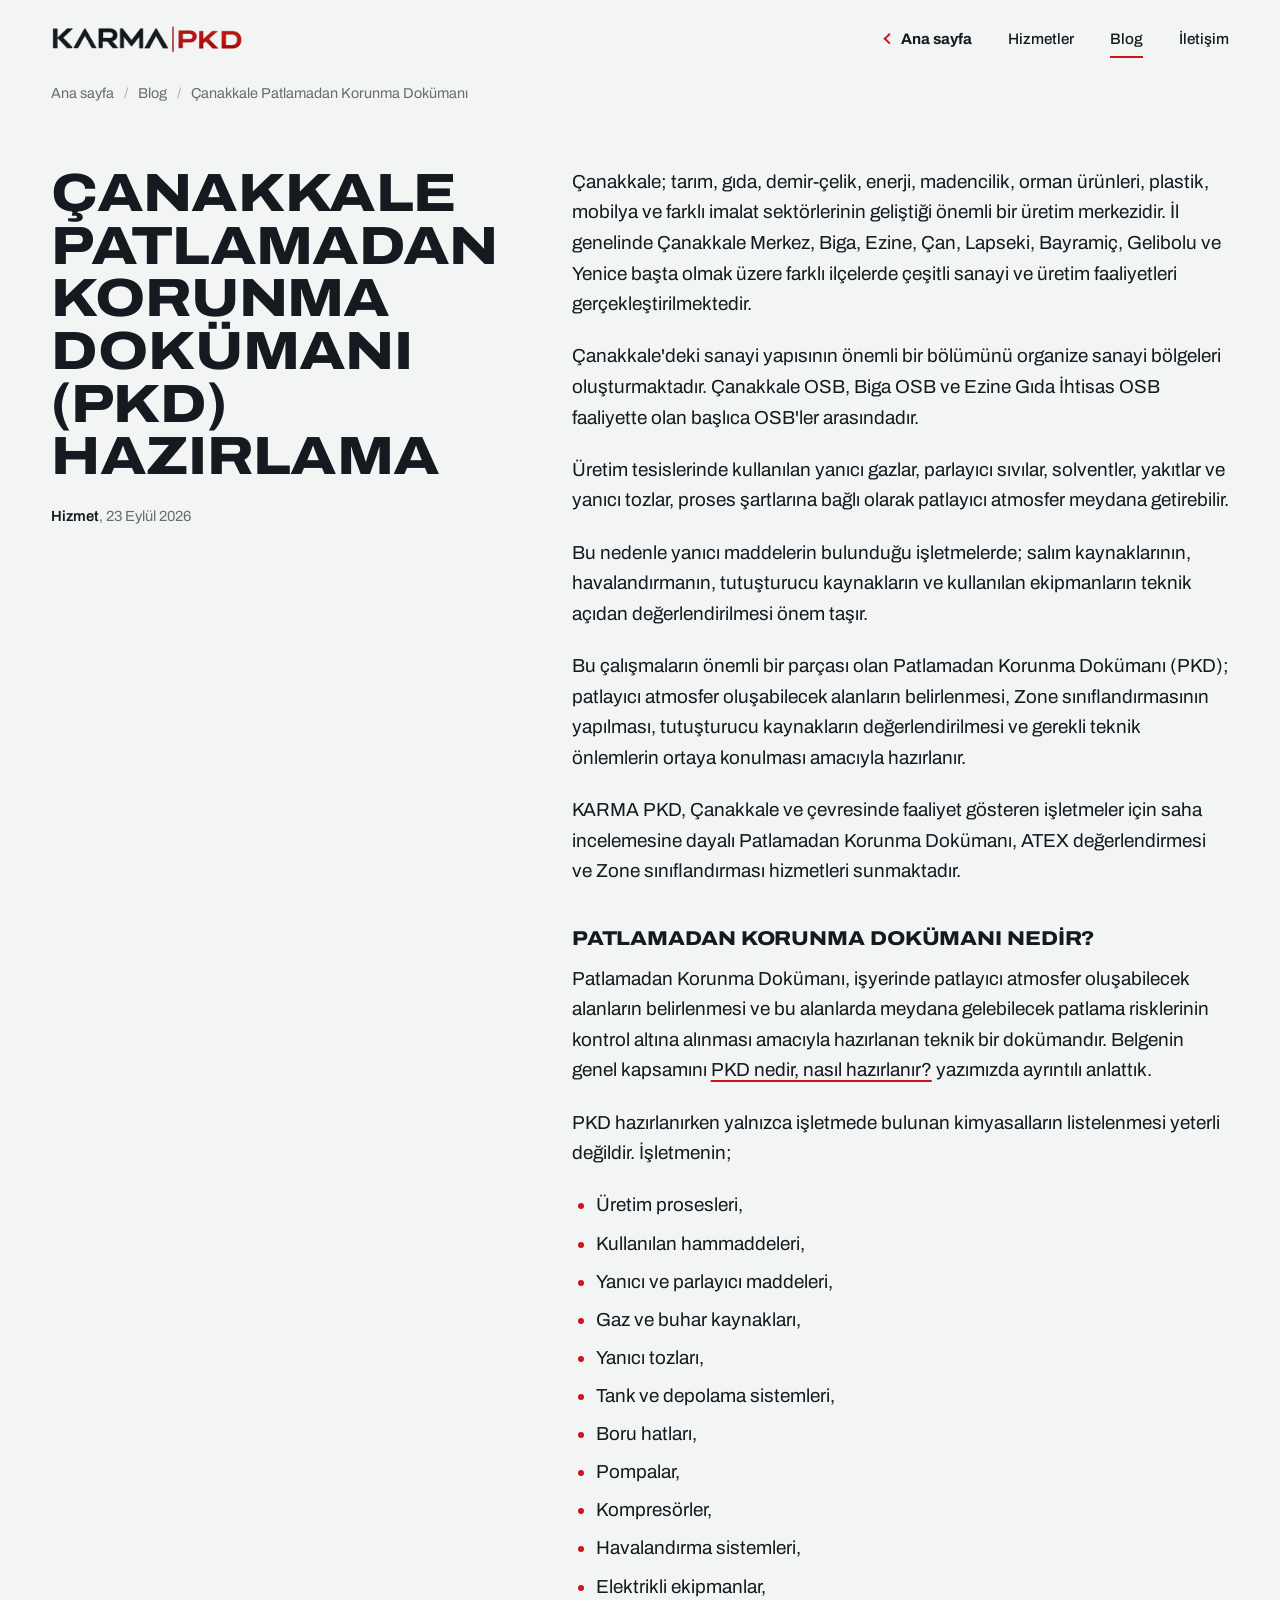
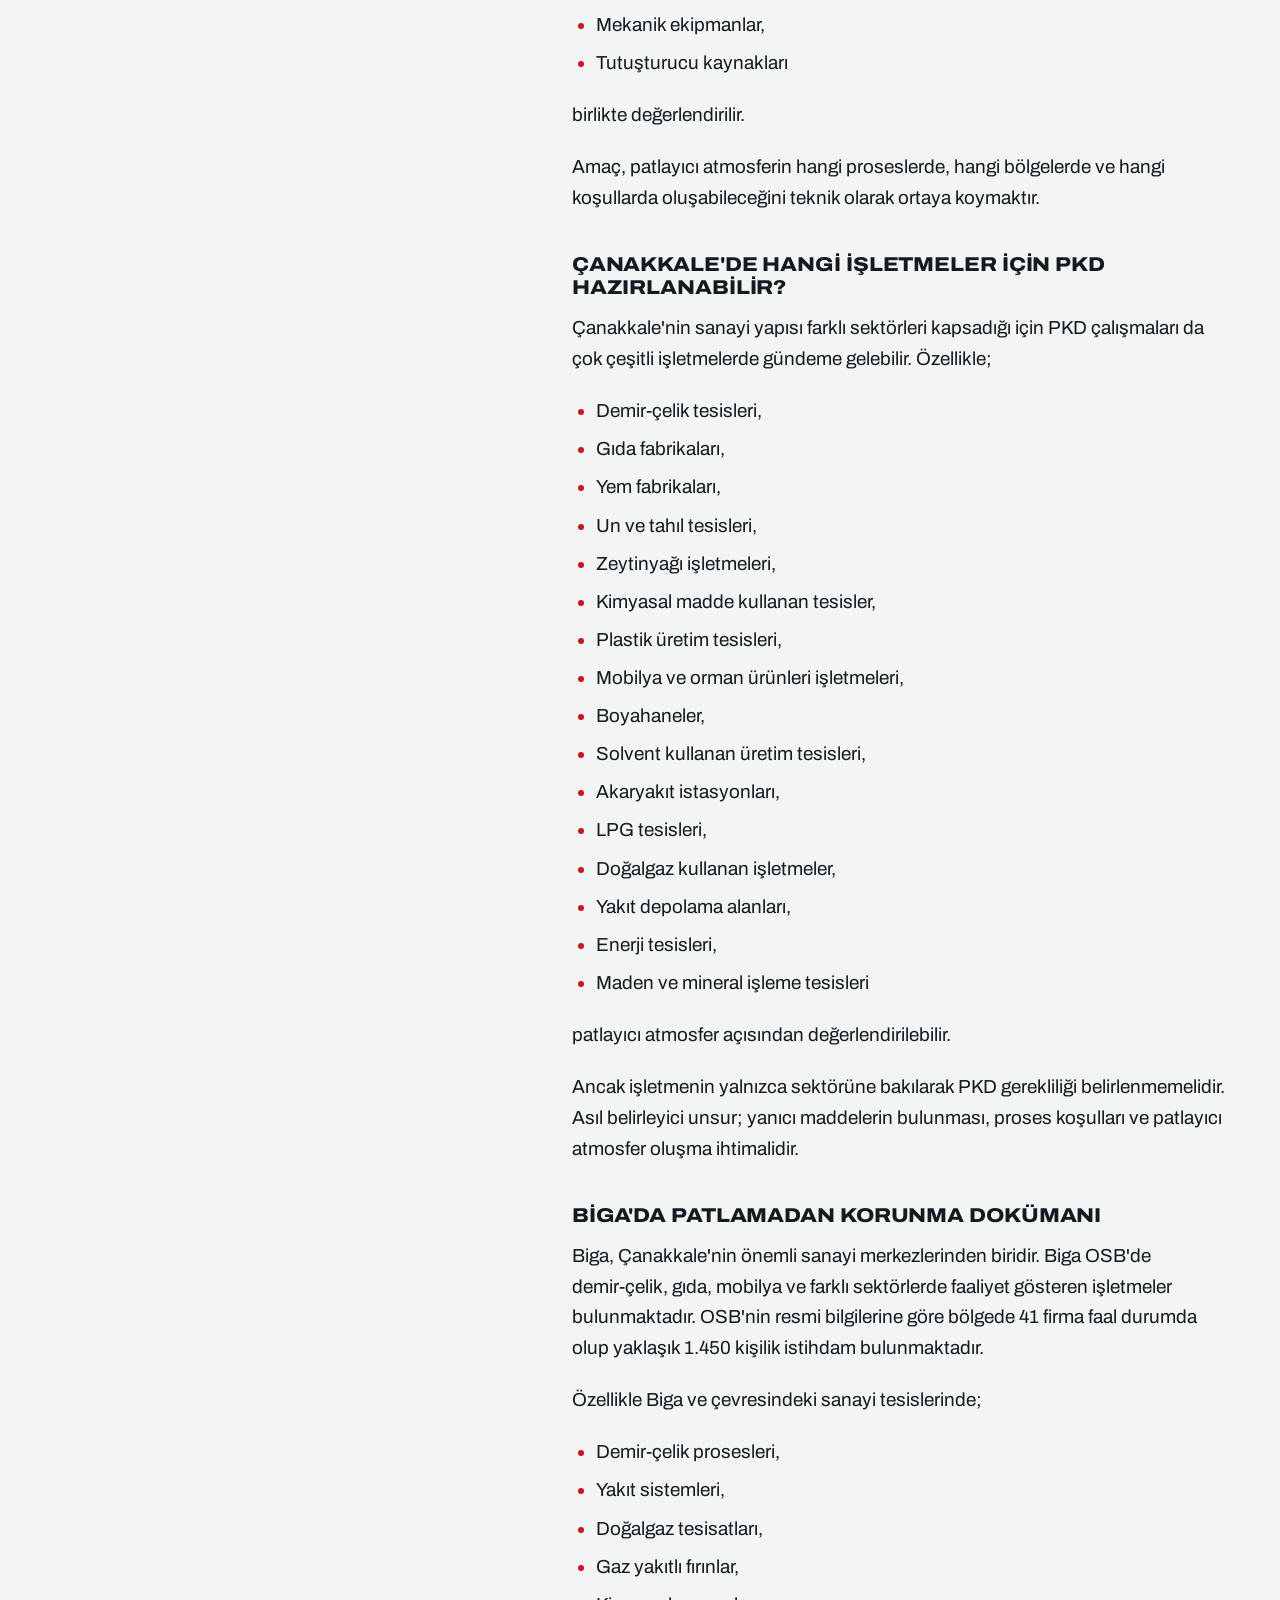
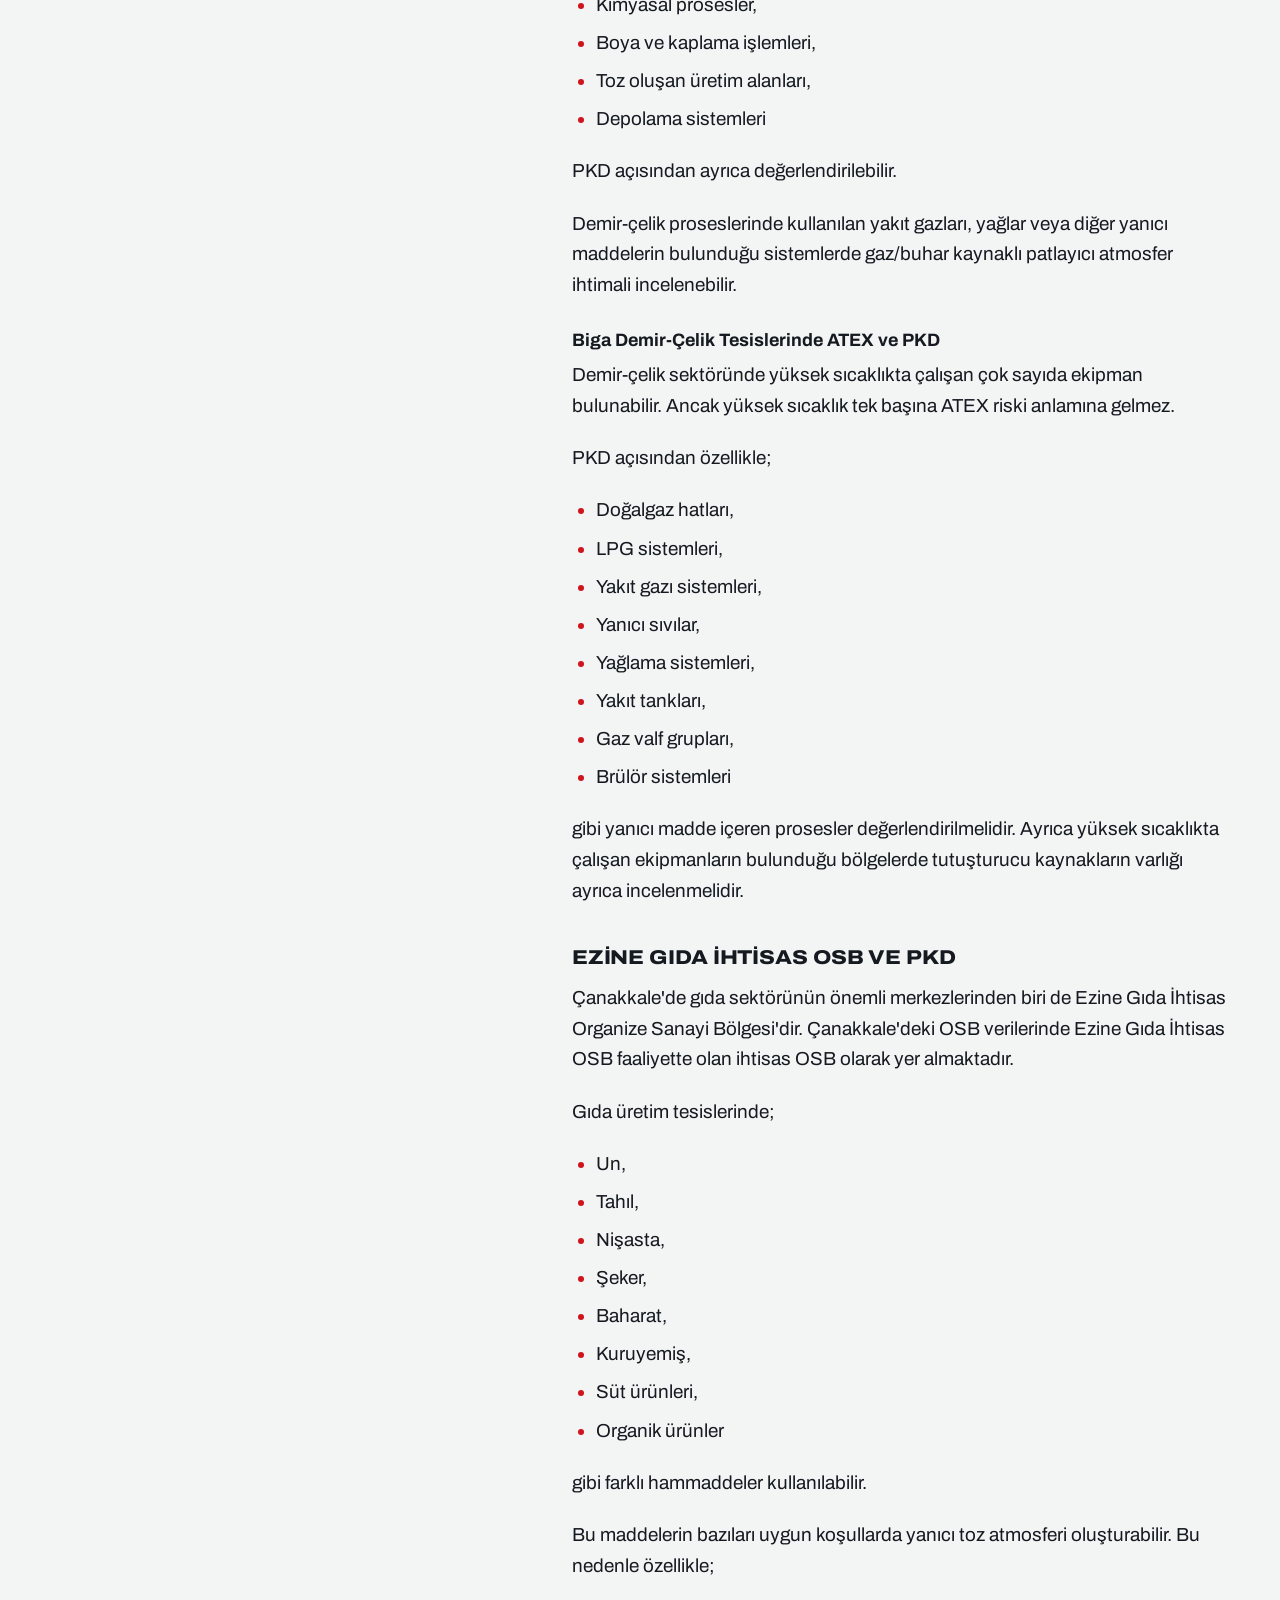
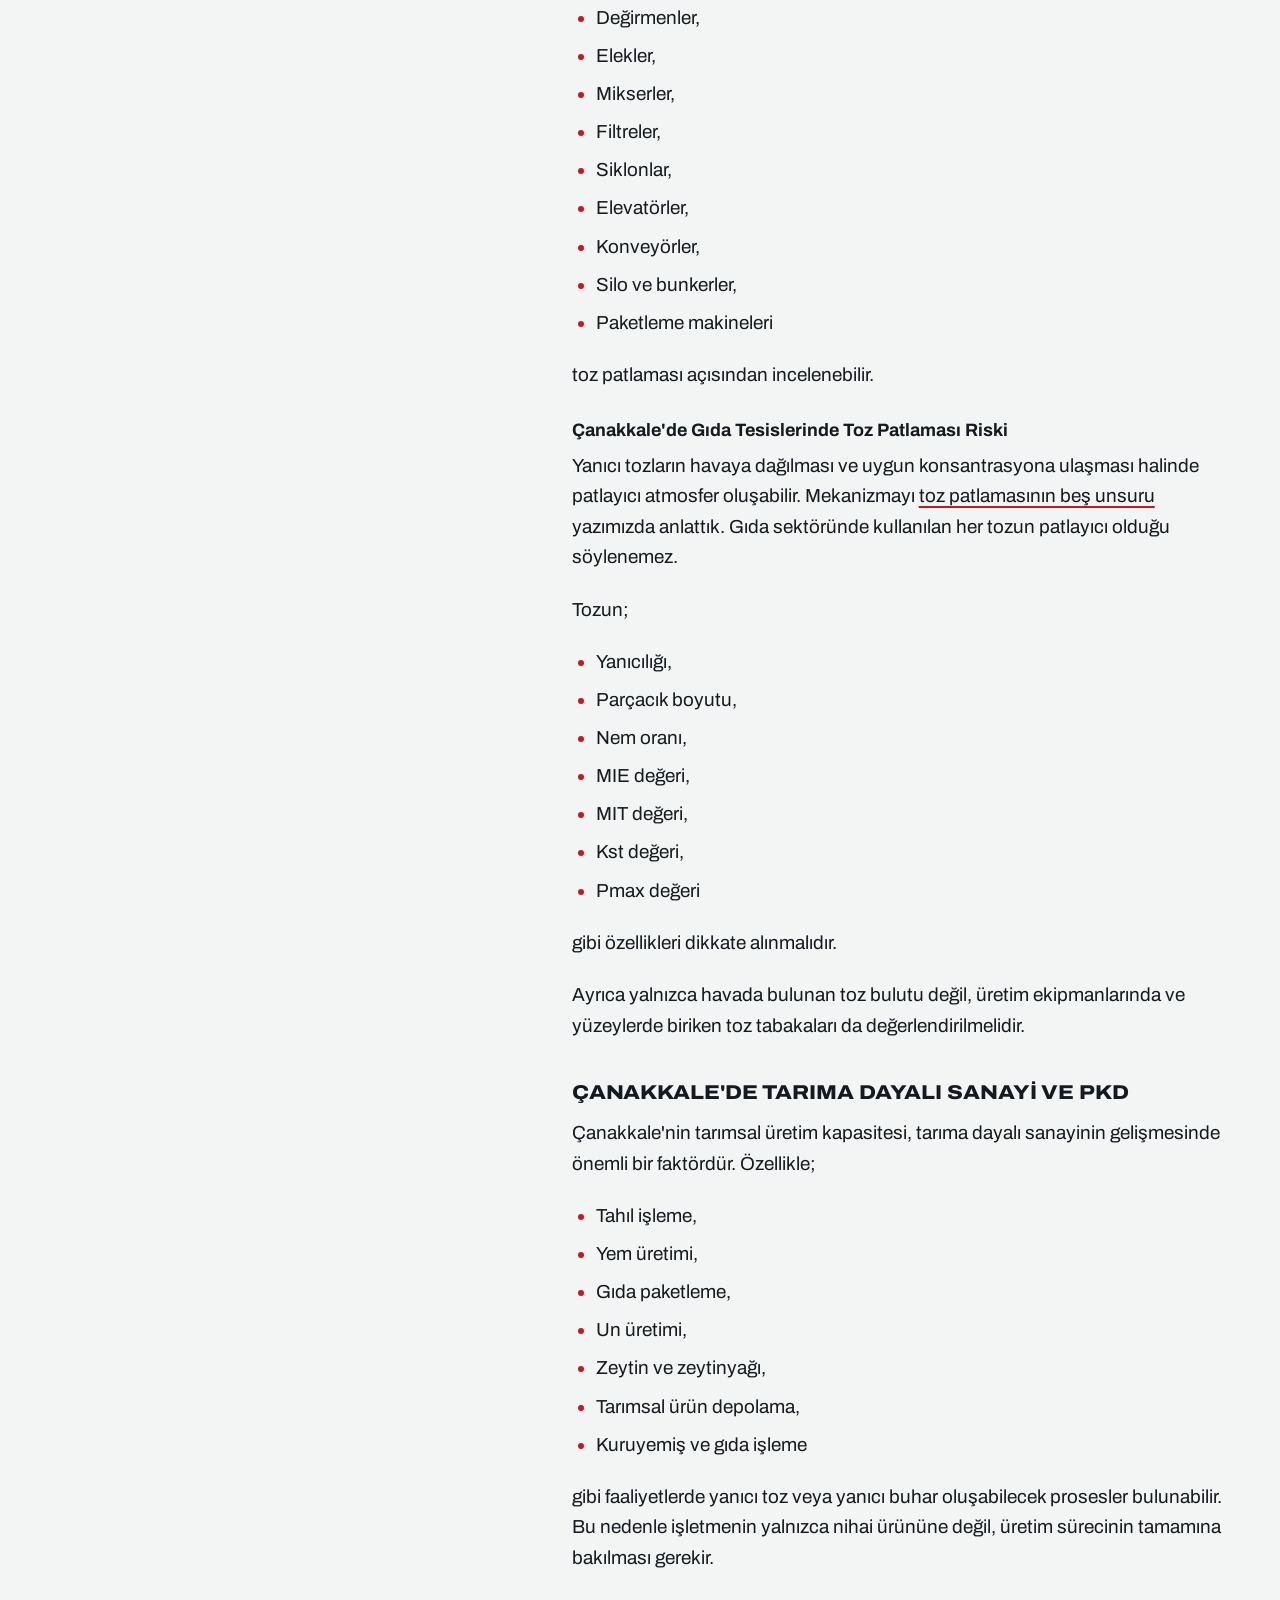
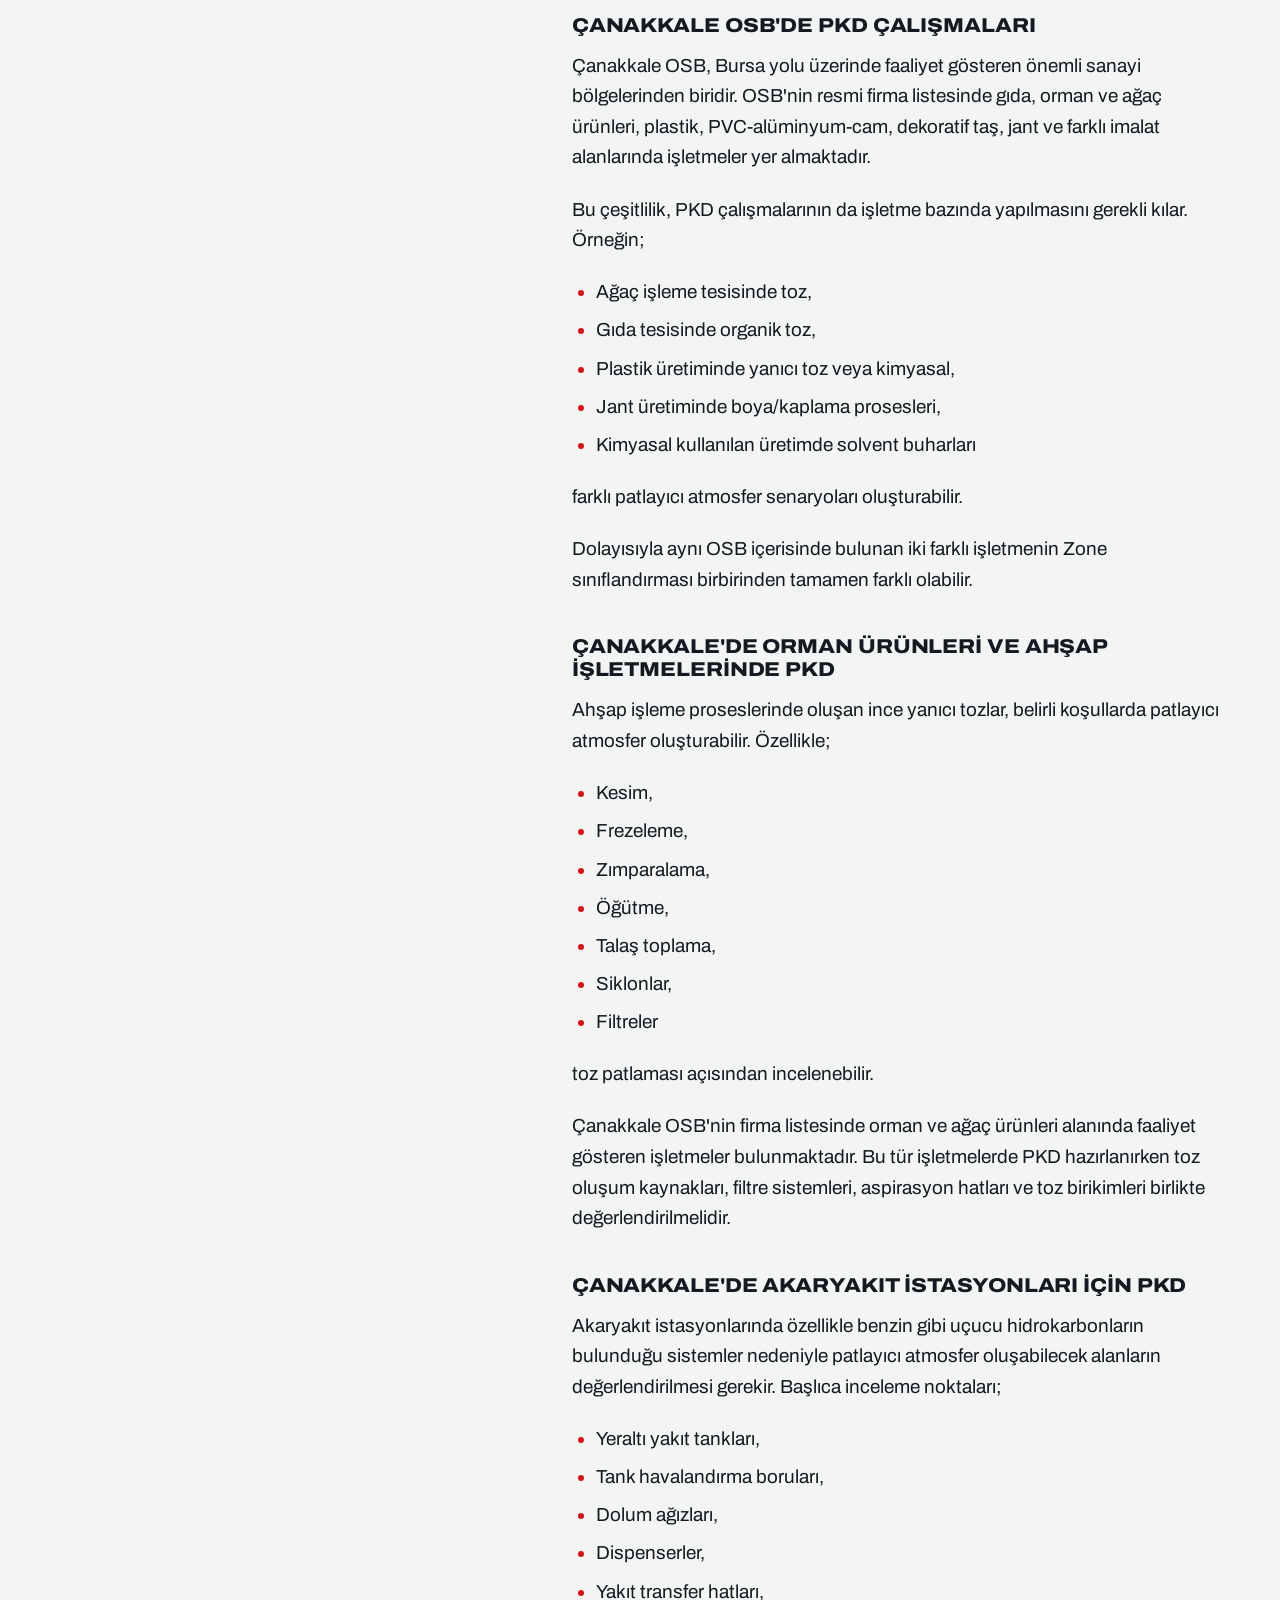
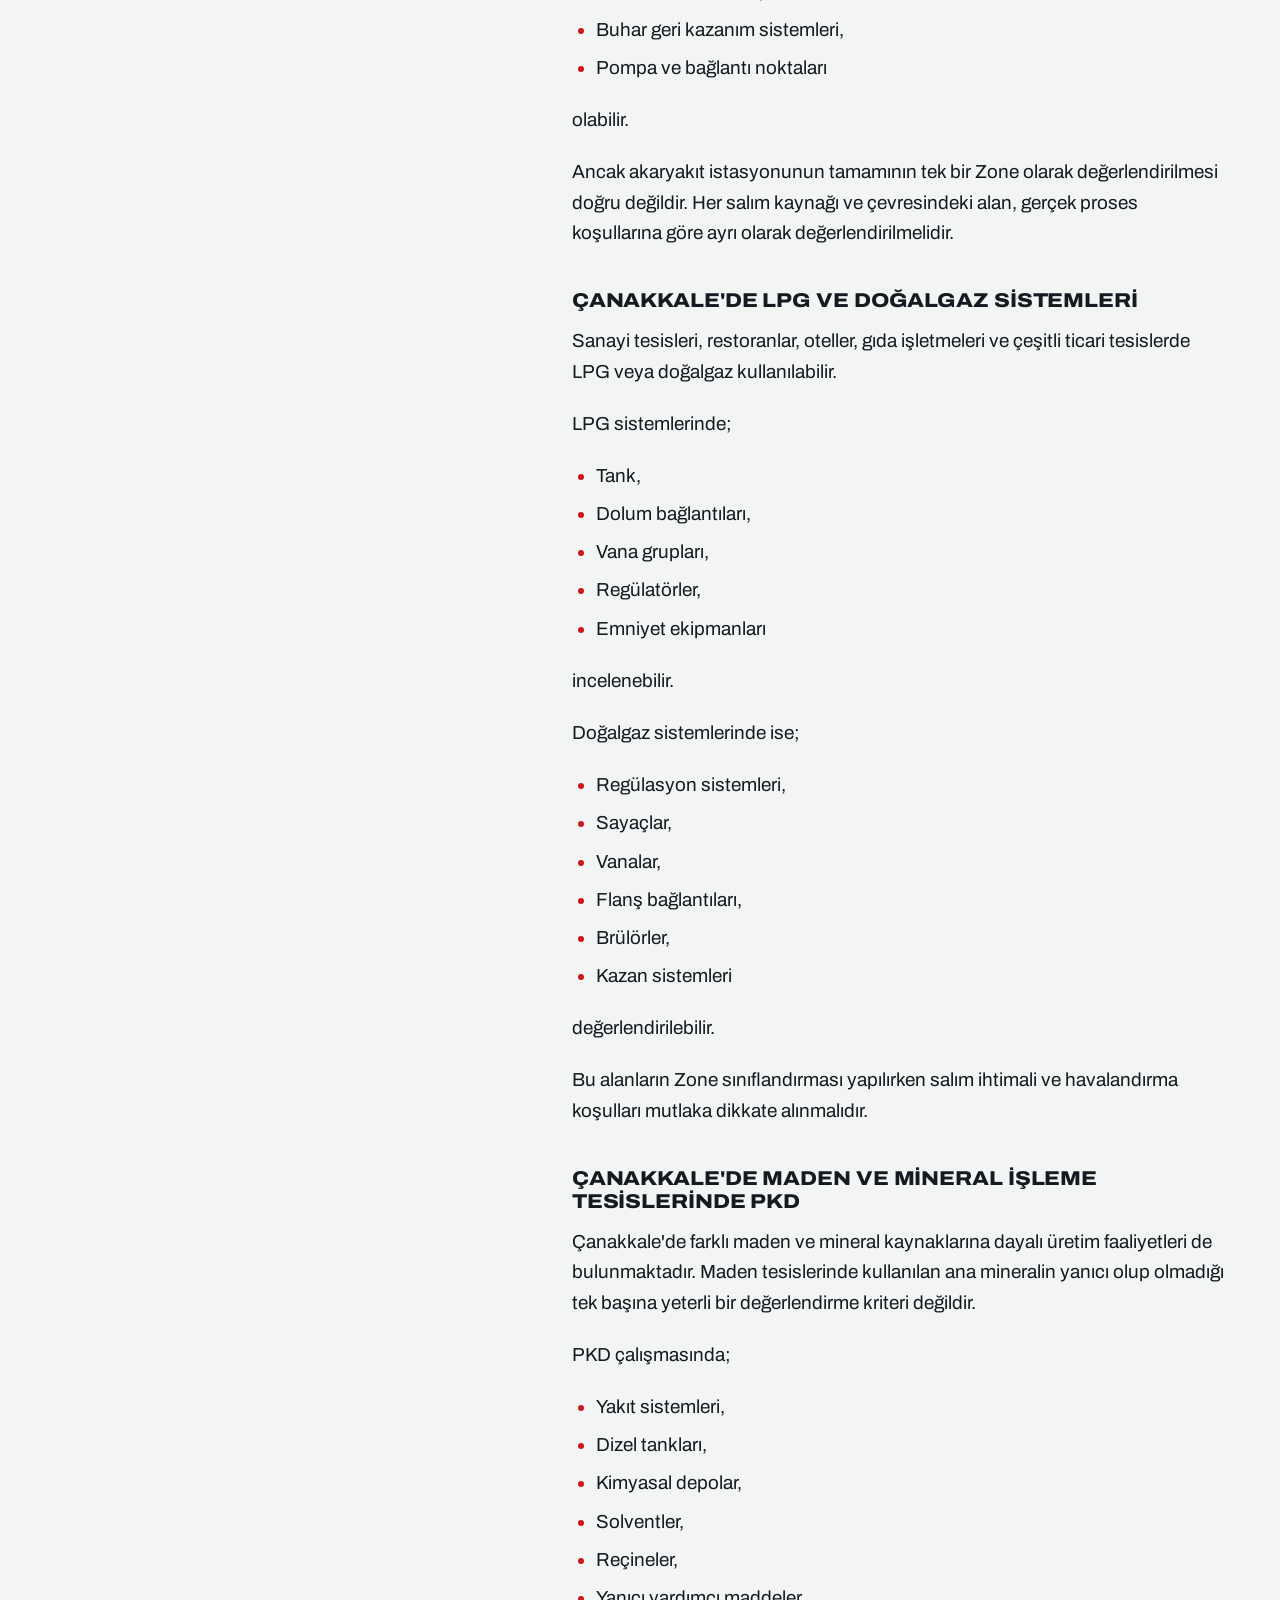
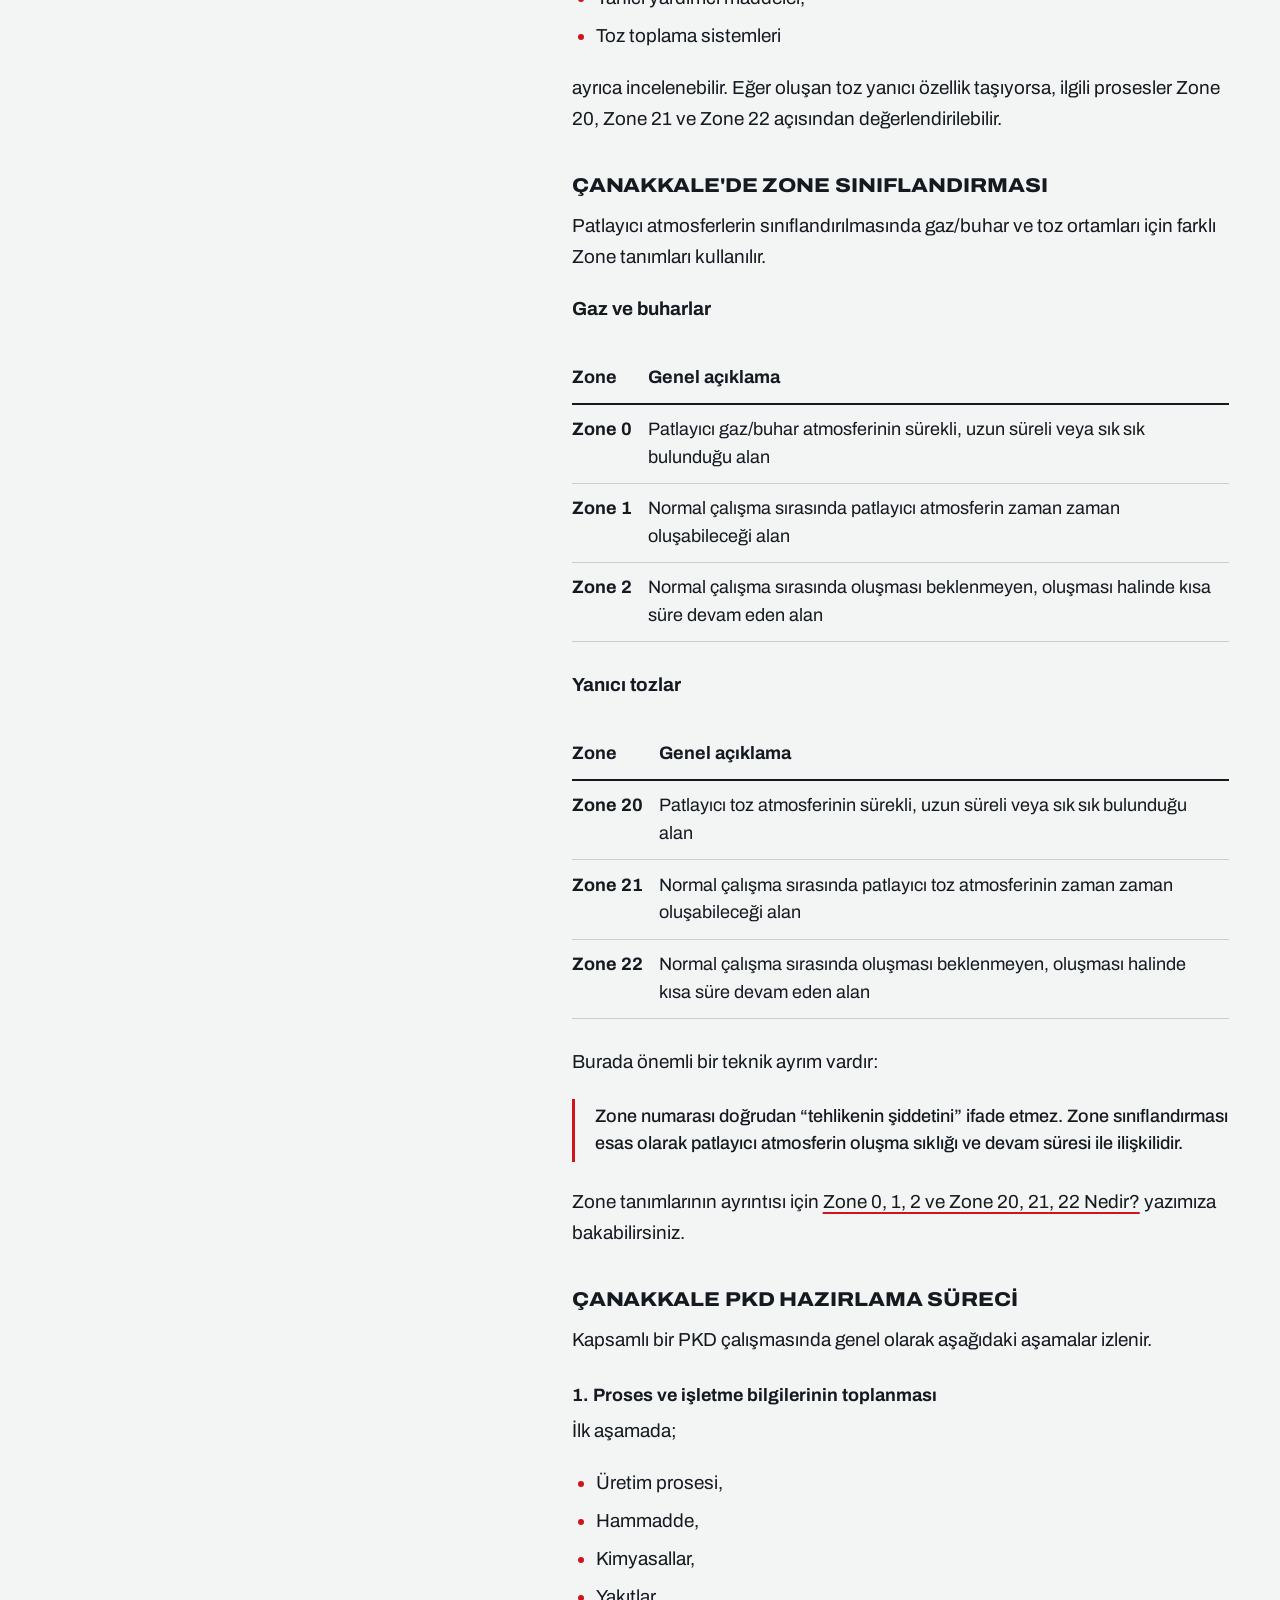
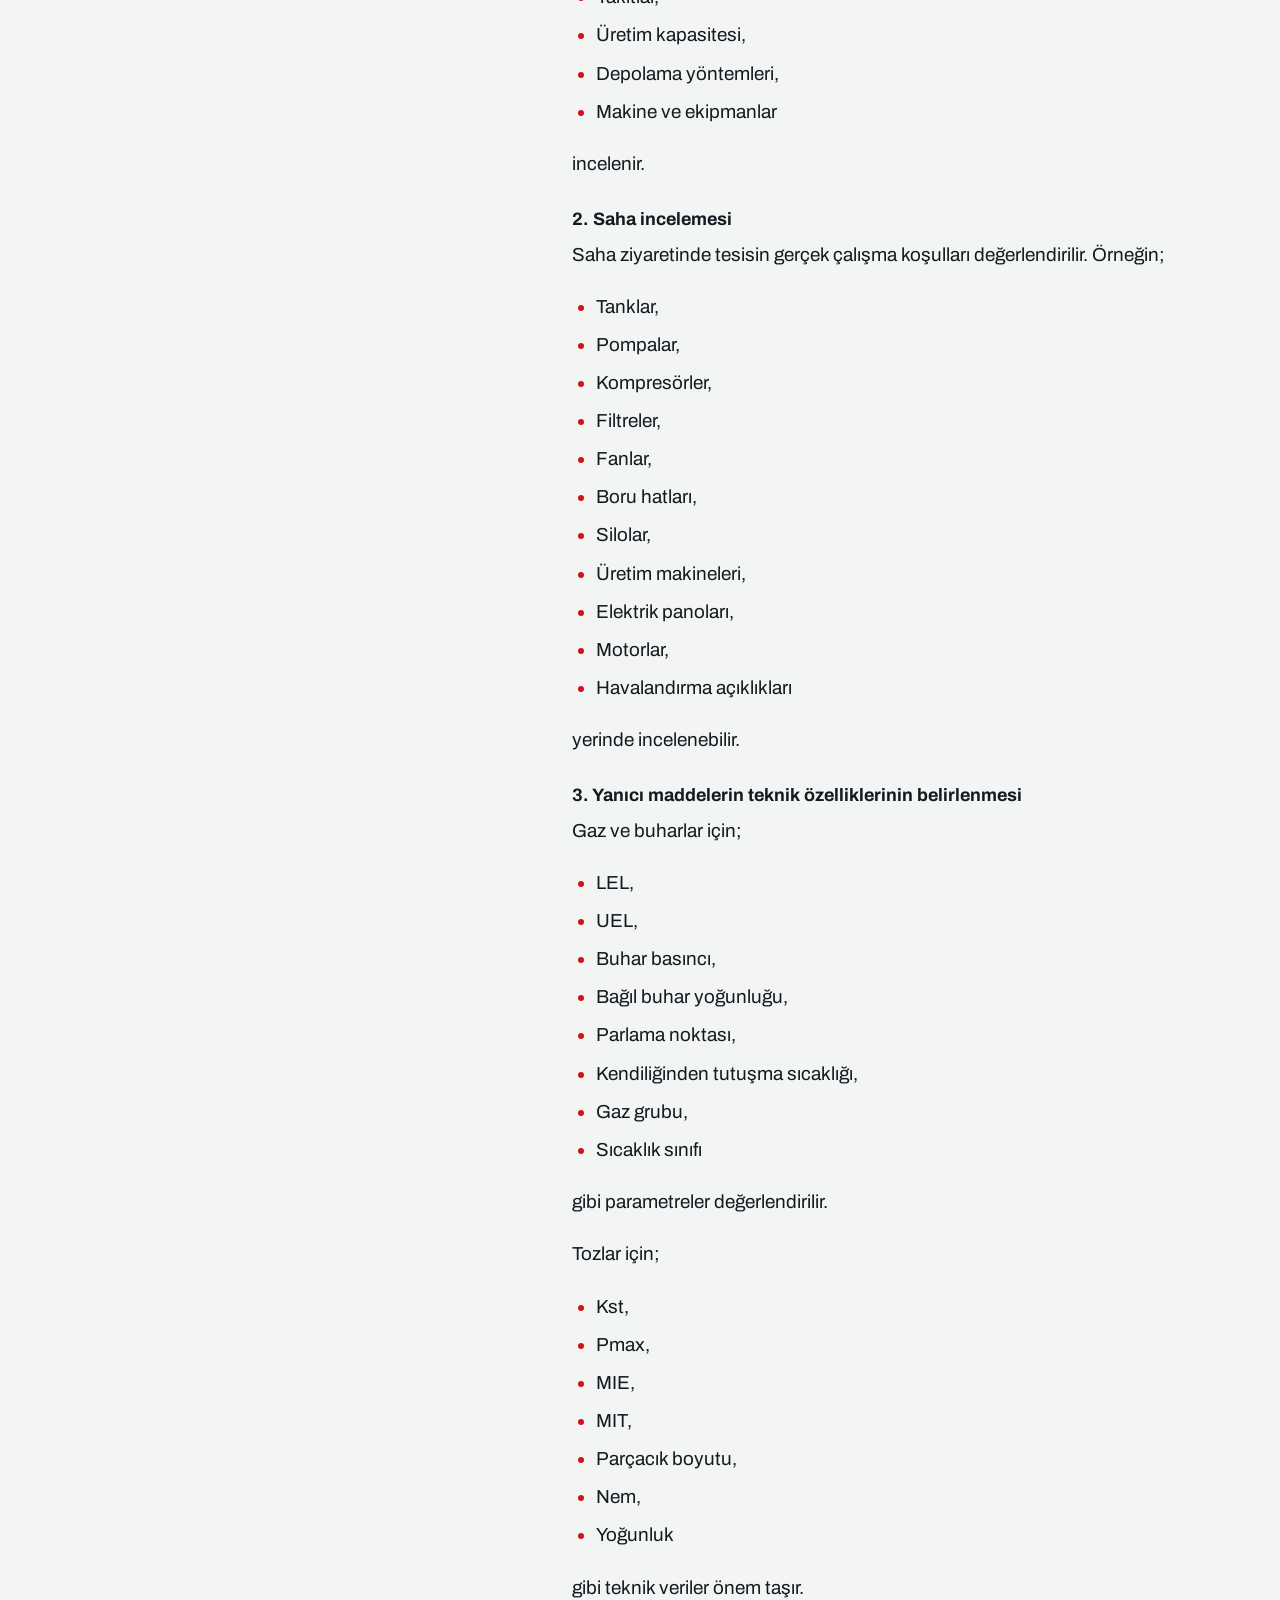
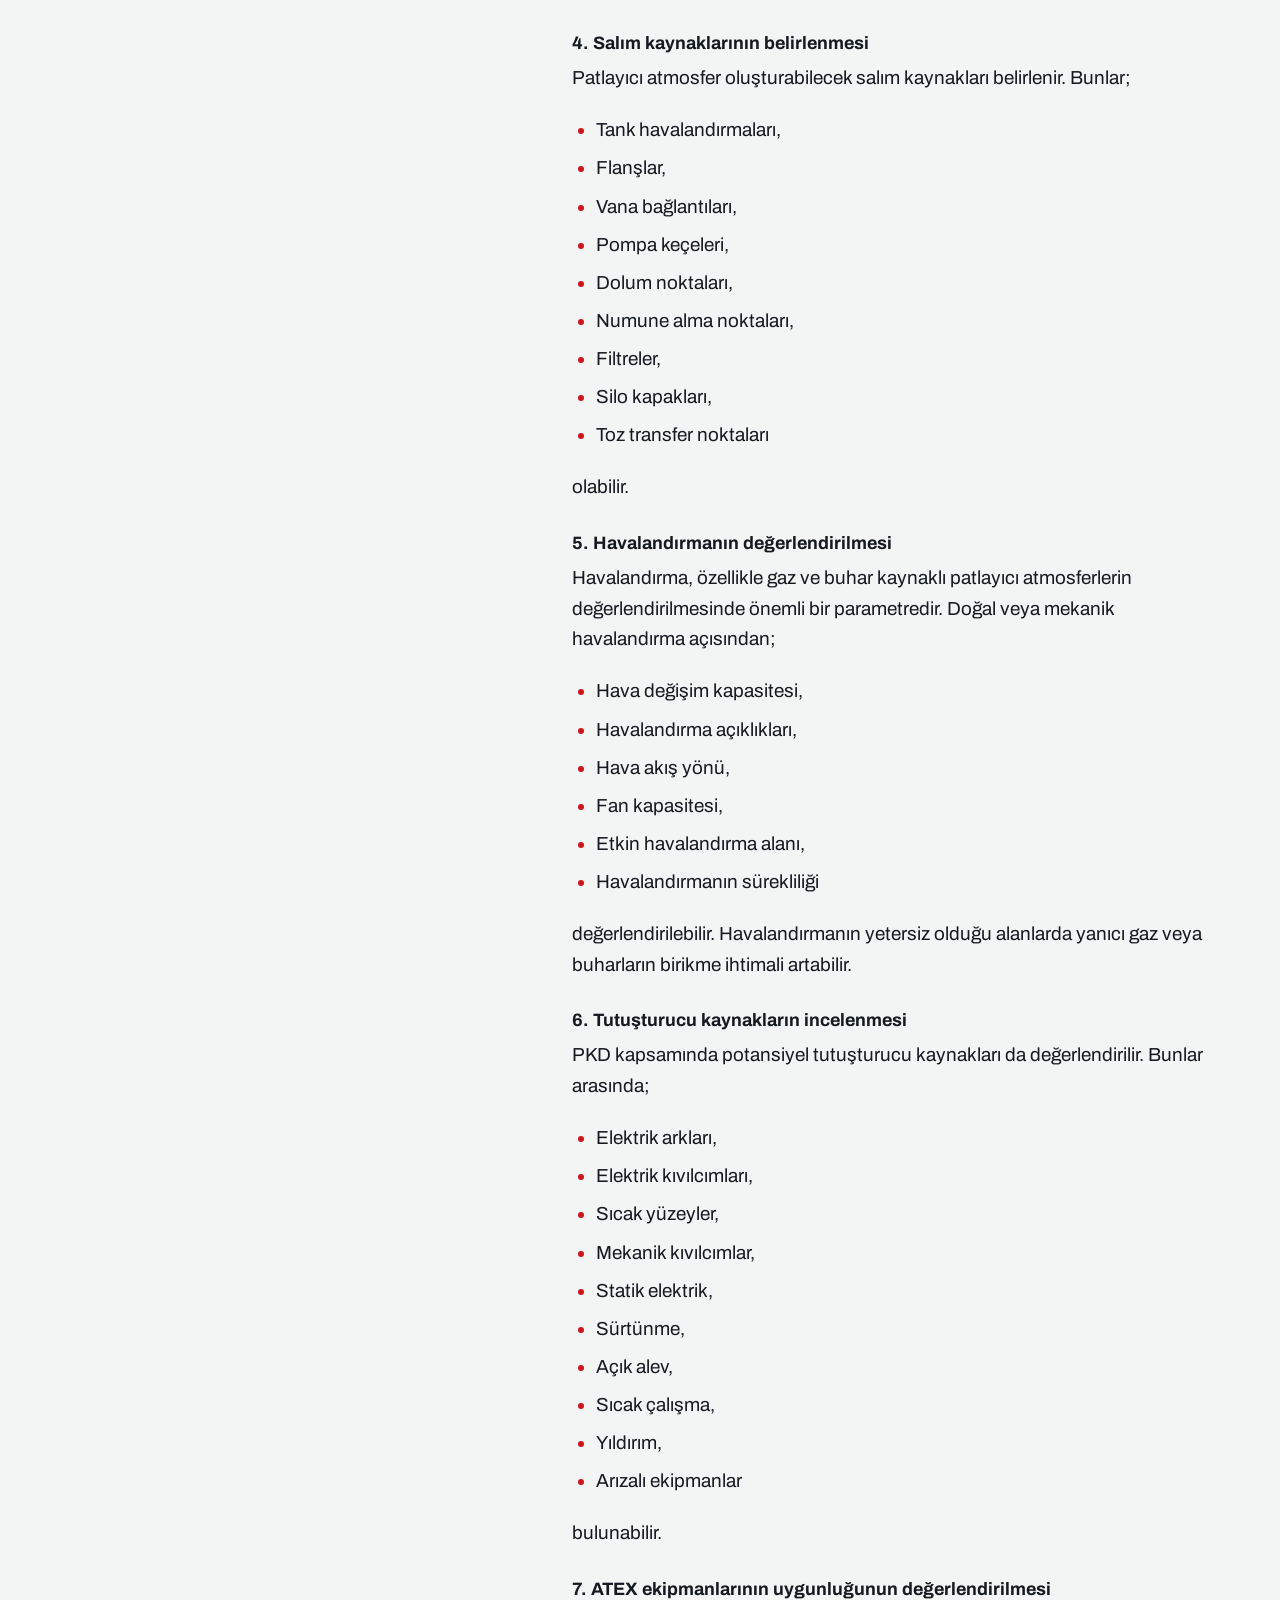
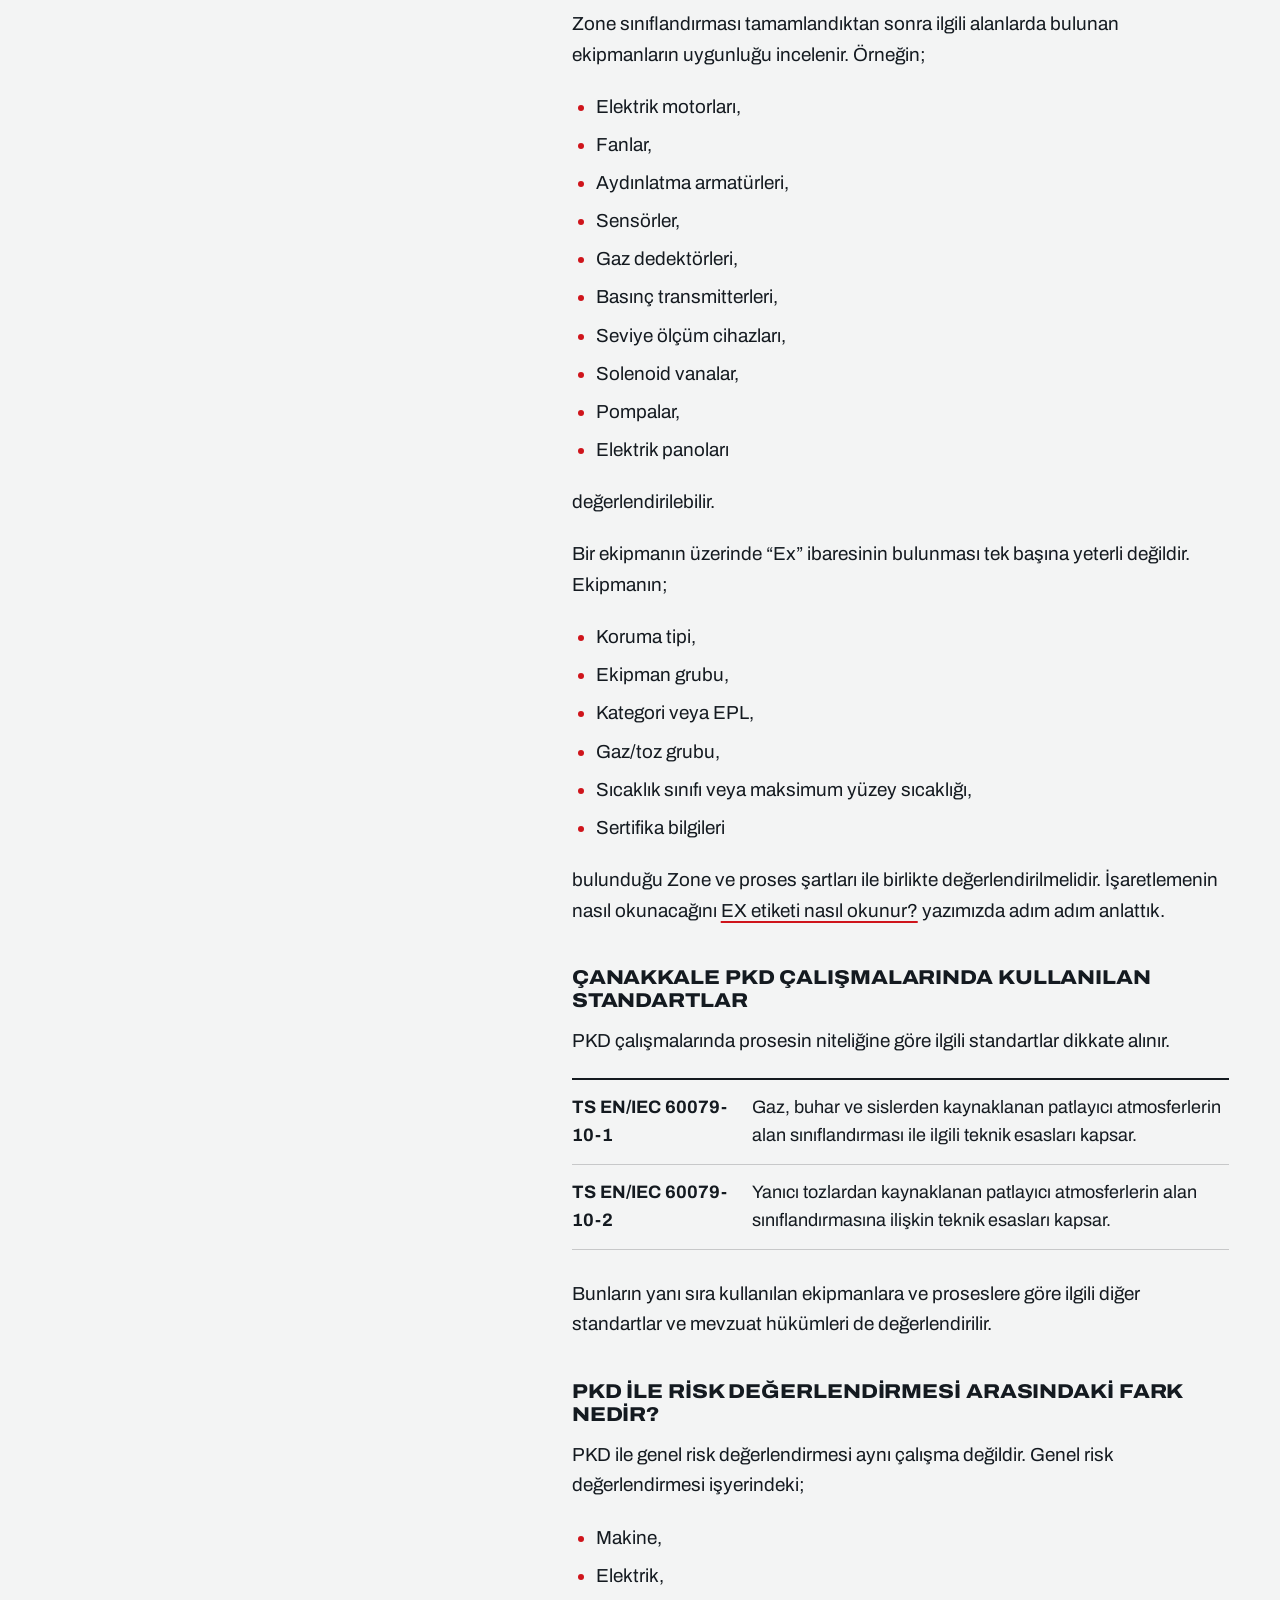
<file: blog/canakkale-patlamadan-korunma-dokumani.html>
<!DOCTYPE html>
<html lang="tr">
<head>
<meta charset="utf-8">
<meta name="viewport" content="width=device-width, initial-scale=1, viewport-fit=cover">
<meta name="theme-color" content="#f3f4f4">

<title>Çanakkale Patlamadan Korunma Dokümanı (PKD) Hazırlama</title>
<meta name="description" content="Çanakkale'de Patlamadan Korunma Dokümanı (PKD) hazırlama: Biga demir-çelik, Ezine Gıda İhtisas OSB ve Çanakkale OSB'de Zone sınıflandırması ve ATEX.">
<meta name="keywords" content="Çanakkale Patlamadan Korunma Dokümanı, Çanakkale PKD, Çanakkale ATEX, Çanakkale PKD hazırlama, Çanakkale patlamadan korunma, Patlamadan Korunma Dokümanı Çanakkale, Çanakkale Zone sınıflandırması, Çanakkale ATEX danışmanlığı, Çanakkale patlama risk değerlendirmesi, Çanakkale toz patlaması, Çanakkale gaz patlaması, Çanakkale PKD firması, Çanakkale PKD fiyatları, Biga PKD, Biga ATEX, Ezine PKD, Ezine Gıda İhtisas OSB PKD, Çanakkale OSB PKD, Çan PKD, Lapseki PKD, Gelibolu PKD, Yenice PKD, Çanakkale demir çelik PKD, Çanakkale gıda PKD, Çanakkale kimya PKD">
<link rel="canonical" href="https://www.karmapkd.com/blog/canakkale-patlamadan-korunma-dokumani.html">

<meta property="og:type" content="article">
<meta property="og:locale" content="tr_TR">
<meta property="og:site_name" content="KARMA PKD">
<meta property="og:title" content="Çanakkale Patlamadan Korunma Dokümanı (PKD) Hazırlama">
<meta property="og:description" content="Çanakkale'de Patlamadan Korunma Dokümanı (PKD) hazırlama: Biga demir-çelik, Ezine Gıda İhtisas OSB ve Çanakkale OSB'de Zone sınıflandırması ve ATEX.">
<meta property="og:url" content="https://www.karmapkd.com/blog/canakkale-patlamadan-korunma-dokumani.html">

<script type="application/ld+json">
{
  "@context": "https://schema.org",
  "@graph": [
    {
      "@type": "BlogPosting",
      "headline": "Çanakkale Patlamadan Korunma Dokümanı (PKD) Hazırlama",
      "description": "Çanakkale'de Patlamadan Korunma Dokümanı (PKD) hazırlama: Biga demir-çelik, Ezine Gıda İhtisas OSB ve Çanakkale OSB'de Zone sınıflandırması ve ATEX.",
      "keywords": "Çanakkale Patlamadan Korunma Dokümanı, Çanakkale PKD, Çanakkale ATEX, Çanakkale PKD hazırlama, Çanakkale patlamadan korunma, Patlamadan Korunma Dokümanı Çanakkale, Çanakkale Zone sınıflandırması, Çanakkale ATEX danışmanlığı, Çanakkale patlama risk değerlendirmesi, Çanakkale toz patlaması, Çanakkale gaz patlaması, Çanakkale PKD firması, Çanakkale PKD fiyatları, Biga PKD, Biga ATEX, Ezine PKD, Ezine Gıda İhtisas OSB PKD, Çanakkale OSB PKD, Çan PKD, Lapseki PKD, Gelibolu PKD, Yenice PKD, Çanakkale demir çelik PKD, Çanakkale gıda PKD, Çanakkale kimya PKD",
      "inLanguage": "tr",
      "datePublished": "2026-09-23",
      "dateModified": "2026-09-23",
      "author": { "@type": "Organization", "name": "KARMA PKD" },
      "publisher": {
        "@type": "Organization",
        "name": "KARMA PKD",
        "logo": { "@type": "ImageObject", "url": "https://www.karmapkd.com/blog/assets/logo-dark.png" }
      },
      "mainEntityOfPage": "https://www.karmapkd.com/blog/canakkale-patlamadan-korunma-dokumani.html"
    },
    {
      "@type": "BreadcrumbList",
      "itemListElement": [
        { "@type": "ListItem", "position": 1, "name": "Ana sayfa", "item": "https://www.karmapkd.com/" },
        { "@type": "ListItem", "position": 2, "name": "Blog", "item": "https://www.karmapkd.com/blog/" },
        { "@type": "ListItem", "position": 3, "name": "Çanakkale Patlamadan Korunma Dokümanı", "item": "https://www.karmapkd.com/blog/canakkale-patlamadan-korunma-dokumani.html" }
      ]
    },
    {
      "@type": "FAQPage",
      "mainEntity": [
        {
          "@type": "Question",
          "name": "Çanakkale'de Patlamadan Korunma Dokümanı kimler için gereklidir?",
          "acceptedAnswer": { "@type": "Answer", "text": "Yanıcı gaz, buhar, sıvı veya tozların bulunduğu ve patlayıcı atmosfer oluşma ihtimali bulunan işyerlerinde PKD kapsamında değerlendirme yapılması gerekebilir." }
        },
        {
          "@type": "Question",
          "name": "Biga'daki demir-çelik tesisleri için PKD hazırlanabilir mi?",
          "acceptedAnswer": { "@type": "Answer", "text": "Evet. Özellikle doğalgaz, LPG, yakıt gazları, yanıcı sıvılar veya diğer yanıcı maddelerin kullanıldığı prosesler patlayıcı atmosfer açısından teknik olarak değerlendirilebilir." }
        },
        {
          "@type": "Question",
          "name": "Gıda fabrikalarında toz patlaması riski bulunur mu?",
          "acceptedAnswer": { "@type": "Answer", "text": "Bazı gıda hammaddeleri ve ürünleri yanıcı toz oluşturabilir. Bunun için tozun teknik özellikleri ve proses koşulları incelenmelidir." }
        },
        {
          "@type": "Question",
          "name": "Ezine Gıda İhtisas OSB'deki işletmeler için PKD hazırlanabilir mi?",
          "acceptedAnswer": { "@type": "Answer", "text": "Evet. İşletmenin prosesine bağlı olarak yanıcı toz, yanıcı gaz, buhar veya sıvı kaynaklı patlayıcı atmosfer değerlendirmesi yapılabilir." }
        },
        {
          "@type": "Question",
          "name": "Çanakkale'de PKD saha incelemesi ile mi hazırlanır?",
          "acceptedAnswer": { "@type": "Answer", "text": "İşletmenin gerçek proses, ekipman ve havalandırma koşullarının belirlenmesi açısından saha incelemesi PKD çalışmasının önemli bir aşamasıdır." }
        },
        {
          "@type": "Question",
          "name": "Her toz bulunan işletmede Zone 20, 21 veya 22 oluşturulur mu?",
          "acceptedAnswer": { "@type": "Answer", "text": "Hayır. Öncelikle tozun yanıcı/patlayıcı özellikleri ve proses koşulları değerlendirilmelidir. Her tozlu ortam otomatik olarak ATEX Zone olarak sınıflandırılmaz." }
        },
        {
          "@type": "Question",
          "name": "Çanakkale PKD fiyatı neye göre belirlenir?",
          "acceptedAnswer": { "@type": "Answer", "text": "Tesisin büyüklüğü, proseslerin karmaşıklığı, kullanılan maddeler, tank ve ekipman sayısı, Zone oluşturabilecek alanların kapsamı ve saha çalışmasının niteliği fiyatlandırmayı etkileyebilir." }
        }
      ]
    }
  ]
}
</script>

<link rel="preconnect" href="https://fonts.googleapis.com">
<link rel="preconnect" href="https://fonts.gstatic.com" crossorigin>
<link href="https://fonts.googleapis.com/css2?family=Archivo:wdth,wght@62..125,100..900&display=swap" rel="stylesheet">
<link rel="stylesheet" href="blog.css">
<style>
  .post-body h2, .post-body h3 { scroll-margin-top: 5.5rem; }
  html { scroll-behavior: smooth; }
  @media (prefers-reduced-motion: reduce) { html { scroll-behavior: auto; } }

  .post-body .contact-card { margin: 2.5rem 0; padding: 1.4rem 1.6rem; border: 2px solid currentColor; }
  .post-body .contact-card p { margin: 0 0 .75rem; }
  .post-body .contact-card p:last-child { margin-bottom: 0; }

  .post-body .tbl { overflow-x: auto; margin: 1.75rem 0; }
  .post-body table { border-collapse: collapse; width: 100%; min-width: 26rem; }
  .post-body th, .post-body td {
    text-align: left; vertical-align: top; padding: .7rem 1rem .7rem 0;
    border-bottom: 1px solid color-mix(in srgb, currentColor 18%, transparent);
  }
  .post-body th { font-weight: 700; border-bottom-width: 2px; border-bottom-color: currentColor; }
  .post-body td:first-child { font-weight: 700; white-space: nowrap; }
</style>
</head>
<body>
<a class="skip" href="#icerik">İçeriğe geç</a>

<header class="bhdr">
  <a class="logo" href="../index.html" aria-label="KARMA PKD, ana sayfa"><span class="lg lg-dark" aria-hidden="true"></span></a>
  <nav class="bnav" aria-label="Ana menü">
    <a class="home" href="../index.html">Ana sayfa</a>
    <a href="../index.html#hizmetler">Hizmetler</a>
    <a href="index.html" aria-current="page">Blog</a>
    <a href="../index.html#iletisim">İletişim</a>
  </nav>
</header>

<nav class="crumbs" aria-label="Sayfa konumu">
  <ol>
    <li><a href="../index.html">Ana sayfa</a></li>
    <li><a href="index.html">Blog</a></li>
    <li aria-current="page">Çanakkale Patlamadan Korunma Dokümanı</li>
  </ol>
</nav>

<main id="icerik">
  <article class="post-wrap">
    <header class="post-head">
      <h1 class="disp">Çanakkale Patlamadan Korunma Dokümanı (PKD) Hazırlama</h1>
      <p class="meta"><a href="index.html">Hizmet</a>, <time datetime="2026-09-23">23 Eylül 2026</time></p>
    </header>

    <div class="post-body">
      <p>Çanakkale; tarım, gıda, demir-çelik, enerji, madencilik, orman ürünleri, plastik, mobilya ve farklı imalat sektörlerinin geliştiği önemli bir üretim merkezidir. İl genelinde Çanakkale Merkez, Biga, Ezine, Çan, Lapseki, Bayramiç, Gelibolu ve Yenice başta olmak üzere farklı ilçelerde çeşitli sanayi ve üretim faaliyetleri gerçekleştirilmektedir.</p>
      <p>Çanakkale'deki sanayi yapısının önemli bir bölümünü organize sanayi bölgeleri oluşturmaktadır. Çanakkale OSB, Biga OSB ve Ezine Gıda İhtisas OSB faaliyette olan başlıca OSB'ler arasındadır.</p>
      <p>Üretim tesislerinde kullanılan yanıcı gazlar, parlayıcı sıvılar, solventler, yakıtlar ve yanıcı tozlar, proses şartlarına bağlı olarak patlayıcı atmosfer meydana getirebilir.</p>
      <p>Bu nedenle yanıcı maddelerin bulunduğu işletmelerde; salım kaynaklarının, havalandırmanın, tutuşturucu kaynakların ve kullanılan ekipmanların teknik açıdan değerlendirilmesi önem taşır.</p>
      <p>Bu çalışmaların önemli bir parçası olan Patlamadan Korunma Dokümanı (PKD); patlayıcı atmosfer oluşabilecek alanların belirlenmesi, Zone sınıflandırmasının yapılması, tutuşturucu kaynakların değerlendirilmesi ve gerekli teknik önlemlerin ortaya konulması amacıyla hazırlanır.</p>
      <p>KARMA PKD, Çanakkale ve çevresinde faaliyet gösteren işletmeler için saha incelemesine dayalı Patlamadan Korunma Dokümanı, ATEX değerlendirmesi ve Zone sınıflandırması hizmetleri sunmaktadır.</p>

      <h2 id="pkd-nedir">Patlamadan Korunma Dokümanı Nedir?</h2>
      <p>Patlamadan Korunma Dokümanı, işyerinde patlayıcı atmosfer oluşabilecek alanların belirlenmesi ve bu alanlarda meydana gelebilecek patlama risklerinin kontrol altına alınması amacıyla hazırlanan teknik bir dokümandır. Belgenin genel kapsamını <a href="patlamadan-korunma-dokumani-nedir.html">PKD nedir, nasıl hazırlanır?</a> yazımızda ayrıntılı anlattık.</p>
      <p>PKD hazırlanırken yalnızca işletmede bulunan kimyasalların listelenmesi yeterli değildir. İşletmenin;</p>
      <ul>
        <li>Üretim prosesleri,</li>
        <li>Kullanılan hammaddeleri,</li>
        <li>Yanıcı ve parlayıcı maddeleri,</li>
        <li>Gaz ve buhar kaynakları,</li>
        <li>Yanıcı tozları,</li>
        <li>Tank ve depolama sistemleri,</li>
        <li>Boru hatları,</li>
        <li>Pompalar,</li>
        <li>Kompresörler,</li>
        <li>Havalandırma sistemleri,</li>
        <li>Elektrikli ekipmanlar,</li>
        <li>Mekanik ekipmanlar,</li>
        <li>Tutuşturucu kaynakları</li>
      </ul>
      <p>birlikte değerlendirilir.</p>
      <p>Amaç, patlayıcı atmosferin hangi proseslerde, hangi bölgelerde ve hangi koşullarda oluşabileceğini teknik olarak ortaya koymaktır.</p>

      <h2 id="hangi-isletmeler">Çanakkale'de Hangi İşletmeler İçin PKD Hazırlanabilir?</h2>
      <p>Çanakkale'nin sanayi yapısı farklı sektörleri kapsadığı için PKD çalışmaları da çok çeşitli işletmelerde gündeme gelebilir. Özellikle;</p>
      <ul>
        <li>Demir-çelik tesisleri,</li>
        <li>Gıda fabrikaları,</li>
        <li>Yem fabrikaları,</li>
        <li>Un ve tahıl tesisleri,</li>
        <li>Zeytinyağı işletmeleri,</li>
        <li>Kimyasal madde kullanan tesisler,</li>
        <li>Plastik üretim tesisleri,</li>
        <li>Mobilya ve orman ürünleri işletmeleri,</li>
        <li>Boyahaneler,</li>
        <li>Solvent kullanan üretim tesisleri,</li>
        <li>Akaryakıt istasyonları,</li>
        <li>LPG tesisleri,</li>
        <li>Doğalgaz kullanan işletmeler,</li>
        <li>Yakıt depolama alanları,</li>
        <li>Enerji tesisleri,</li>
        <li>Maden ve mineral işleme tesisleri</li>
      </ul>
      <p>patlayıcı atmosfer açısından değerlendirilebilir.</p>
      <p>Ancak işletmenin yalnızca sektörüne bakılarak PKD gerekliliği belirlenmemelidir. Asıl belirleyici unsur; yanıcı maddelerin bulunması, proses koşulları ve patlayıcı atmosfer oluşma ihtimalidir.</p>

      <h2 id="biga">Biga'da Patlamadan Korunma Dokümanı</h2>
      <p>Biga, Çanakkale'nin önemli sanayi merkezlerinden biridir. Biga OSB'de demir-çelik, gıda, mobilya ve farklı sektörlerde faaliyet gösteren işletmeler bulunmaktadır. OSB'nin resmi bilgilerine göre bölgede 41 firma faal durumda olup yaklaşık 1.450 kişilik istihdam bulunmaktadır.</p>
      <p>Özellikle Biga ve çevresindeki sanayi tesislerinde;</p>
      <ul>
        <li>Demir-çelik prosesleri,</li>
        <li>Yakıt sistemleri,</li>
        <li>Doğalgaz tesisatları,</li>
        <li>Gaz yakıtlı fırınlar,</li>
        <li>Kimyasal prosesler,</li>
        <li>Boya ve kaplama işlemleri,</li>
        <li>Toz oluşan üretim alanları,</li>
        <li>Depolama sistemleri</li>
      </ul>
      <p>PKD açısından ayrıca değerlendirilebilir.</p>
      <p>Demir-çelik proseslerinde kullanılan yakıt gazları, yağlar veya diğer yanıcı maddelerin bulunduğu sistemlerde gaz/buhar kaynaklı patlayıcı atmosfer ihtimali incelenebilir.</p>

      <h3 id="biga-demir-celik">Biga Demir-Çelik Tesislerinde ATEX ve PKD</h3>
      <p>Demir-çelik sektöründe yüksek sıcaklıkta çalışan çok sayıda ekipman bulunabilir. Ancak yüksek sıcaklık tek başına ATEX riski anlamına gelmez.</p>
      <p>PKD açısından özellikle;</p>
      <ul>
        <li>Doğalgaz hatları,</li>
        <li>LPG sistemleri,</li>
        <li>Yakıt gazı sistemleri,</li>
        <li>Yanıcı sıvılar,</li>
        <li>Yağlama sistemleri,</li>
        <li>Yakıt tankları,</li>
        <li>Gaz valf grupları,</li>
        <li>Brülör sistemleri</li>
      </ul>
      <p>gibi yanıcı madde içeren prosesler değerlendirilmelidir. Ayrıca yüksek sıcaklıkta çalışan ekipmanların bulunduğu bölgelerde tutuşturucu kaynakların varlığı ayrıca incelenmelidir.</p>

      <h2 id="ezine">Ezine Gıda İhtisas OSB ve PKD</h2>
      <p>Çanakkale'de gıda sektörünün önemli merkezlerinden biri de Ezine Gıda İhtisas Organize Sanayi Bölgesi'dir. Çanakkale'deki OSB verilerinde Ezine Gıda İhtisas OSB faaliyette olan ihtisas OSB olarak yer almaktadır.</p>
      <p>Gıda üretim tesislerinde;</p>
      <ul>
        <li>Un,</li>
        <li>Tahıl,</li>
        <li>Nişasta,</li>
        <li>Şeker,</li>
        <li>Baharat,</li>
        <li>Kuruyemiş,</li>
        <li>Süt ürünleri,</li>
        <li>Organik ürünler</li>
      </ul>
      <p>gibi farklı hammaddeler kullanılabilir.</p>
      <p>Bu maddelerin bazıları uygun koşullarda yanıcı toz atmosferi oluşturabilir. Bu nedenle özellikle;</p>
      <ul>
        <li>Değirmenler,</li>
        <li>Elekler,</li>
        <li>Mikserler,</li>
        <li>Filtreler,</li>
        <li>Siklonlar,</li>
        <li>Elevatörler,</li>
        <li>Konveyörler,</li>
        <li>Silo ve bunkerler,</li>
        <li>Paketleme makineleri</li>
      </ul>
      <p>toz patlaması açısından incelenebilir.</p>

      <h3 id="gida-toz">Çanakkale'de Gıda Tesislerinde Toz Patlaması Riski</h3>
      <p>Yanıcı tozların havaya dağılması ve uygun konsantrasyona ulaşması halinde patlayıcı atmosfer oluşabilir. Mekanizmayı <a href="toz-patlamasinin-bes-unsuru.html">toz patlamasının beş unsuru</a> yazımızda anlattık. Gıda sektöründe kullanılan her tozun patlayıcı olduğu söylenemez.</p>
      <p>Tozun;</p>
      <ul>
        <li>Yanıcılığı,</li>
        <li>Parçacık boyutu,</li>
        <li>Nem oranı,</li>
        <li>MIE değeri,</li>
        <li>MIT değeri,</li>
        <li>Kst değeri,</li>
        <li>Pmax değeri</li>
      </ul>
      <p>gibi özellikleri dikkate alınmalıdır.</p>
      <p>Ayrıca yalnızca havada bulunan toz bulutu değil, üretim ekipmanlarında ve yüzeylerde biriken toz tabakaları da değerlendirilmelidir.</p>

      <h2 id="tarim-sanayi">Çanakkale'de Tarıma Dayalı Sanayi ve PKD</h2>
      <p>Çanakkale'nin tarımsal üretim kapasitesi, tarıma dayalı sanayinin gelişmesinde önemli bir faktördür. Özellikle;</p>
      <ul>
        <li>Tahıl işleme,</li>
        <li>Yem üretimi,</li>
        <li>Gıda paketleme,</li>
        <li>Un üretimi,</li>
        <li>Zeytin ve zeytinyağı,</li>
        <li>Tarımsal ürün depolama,</li>
        <li>Kuruyemiş ve gıda işleme</li>
      </ul>
      <p>gibi faaliyetlerde yanıcı toz veya yanıcı buhar oluşabilecek prosesler bulunabilir. Bu nedenle işletmenin yalnızca nihai ürününe değil, üretim sürecinin tamamına bakılması gerekir.</p>

      <h2 id="canakkale-osb">Çanakkale OSB'de PKD Çalışmaları</h2>
      <p>Çanakkale OSB, Bursa yolu üzerinde faaliyet gösteren önemli sanayi bölgelerinden biridir. OSB'nin resmi firma listesinde gıda, orman ve ağaç ürünleri, plastik, PVC-alüminyum-cam, dekoratif taş, jant ve farklı imalat alanlarında işletmeler yer almaktadır.</p>
      <p>Bu çeşitlilik, PKD çalışmalarının da işletme bazında yapılmasını gerekli kılar. Örneğin;</p>
      <ul>
        <li>Ağaç işleme tesisinde toz,</li>
        <li>Gıda tesisinde organik toz,</li>
        <li>Plastik üretiminde yanıcı toz veya kimyasal,</li>
        <li>Jant üretiminde boya/kaplama prosesleri,</li>
        <li>Kimyasal kullanılan üretimde solvent buharları</li>
      </ul>
      <p>farklı patlayıcı atmosfer senaryoları oluşturabilir.</p>
      <p>Dolayısıyla aynı OSB içerisinde bulunan iki farklı işletmenin Zone sınıflandırması birbirinden tamamen farklı olabilir.</p>

      <h2 id="orman-ahsap">Çanakkale'de Orman Ürünleri ve Ahşap İşletmelerinde PKD</h2>
      <p>Ahşap işleme proseslerinde oluşan ince yanıcı tozlar, belirli koşullarda patlayıcı atmosfer oluşturabilir. Özellikle;</p>
      <ul>
        <li>Kesim,</li>
        <li>Frezeleme,</li>
        <li>Zımparalama,</li>
        <li>Öğütme,</li>
        <li>Talaş toplama,</li>
        <li>Siklonlar,</li>
        <li>Filtreler</li>
      </ul>
      <p>toz patlaması açısından incelenebilir.</p>
      <p>Çanakkale OSB'nin firma listesinde orman ve ağaç ürünleri alanında faaliyet gösteren işletmeler bulunmaktadır. Bu tür işletmelerde PKD hazırlanırken toz oluşum kaynakları, filtre sistemleri, aspirasyon hatları ve toz birikimleri birlikte değerlendirilmelidir.</p>

      <h2 id="akaryakit">Çanakkale'de Akaryakıt İstasyonları İçin PKD</h2>
      <p>Akaryakıt istasyonlarında özellikle benzin gibi uçucu hidrokarbonların bulunduğu sistemler nedeniyle patlayıcı atmosfer oluşabilecek alanların değerlendirilmesi gerekir. Başlıca inceleme noktaları;</p>
      <ul>
        <li>Yeraltı yakıt tankları,</li>
        <li>Tank havalandırma boruları,</li>
        <li>Dolum ağızları,</li>
        <li>Dispenserler,</li>
        <li>Yakıt transfer hatları,</li>
        <li>Buhar geri kazanım sistemleri,</li>
        <li>Pompa ve bağlantı noktaları</li>
      </ul>
      <p>olabilir.</p>
      <p>Ancak akaryakıt istasyonunun tamamının tek bir Zone olarak değerlendirilmesi doğru değildir. Her salım kaynağı ve çevresindeki alan, gerçek proses koşullarına göre ayrı olarak değerlendirilmelidir.</p>

      <h2 id="lpg-dogalgaz">Çanakkale'de LPG ve Doğalgaz Sistemleri</h2>
      <p>Sanayi tesisleri, restoranlar, oteller, gıda işletmeleri ve çeşitli ticari tesislerde LPG veya doğalgaz kullanılabilir.</p>
      <p>LPG sistemlerinde;</p>
      <ul>
        <li>Tank,</li>
        <li>Dolum bağlantıları,</li>
        <li>Vana grupları,</li>
        <li>Regülatörler,</li>
        <li>Emniyet ekipmanları</li>
      </ul>
      <p>incelenebilir.</p>
      <p>Doğalgaz sistemlerinde ise;</p>
      <ul>
        <li>Regülasyon sistemleri,</li>
        <li>Sayaçlar,</li>
        <li>Vanalar,</li>
        <li>Flanş bağlantıları,</li>
        <li>Brülörler,</li>
        <li>Kazan sistemleri</li>
      </ul>
      <p>değerlendirilebilir.</p>
      <p>Bu alanların Zone sınıflandırması yapılırken salım ihtimali ve havalandırma koşulları mutlaka dikkate alınmalıdır.</p>

      <h2 id="maden">Çanakkale'de Maden ve Mineral İşleme Tesislerinde PKD</h2>
      <p>Çanakkale'de farklı maden ve mineral kaynaklarına dayalı üretim faaliyetleri de bulunmaktadır. Maden tesislerinde kullanılan ana mineralin yanıcı olup olmadığı tek başına yeterli bir değerlendirme kriteri değildir.</p>
      <p>PKD çalışmasında;</p>
      <ul>
        <li>Yakıt sistemleri,</li>
        <li>Dizel tankları,</li>
        <li>Kimyasal depolar,</li>
        <li>Solventler,</li>
        <li>Reçineler,</li>
        <li>Yanıcı yardımcı maddeler,</li>
        <li>Toz toplama sistemleri</li>
      </ul>
      <p>ayrıca incelenebilir. Eğer oluşan toz yanıcı özellik taşıyorsa, ilgili prosesler Zone 20, Zone 21 ve Zone 22 açısından değerlendirilebilir.</p>

      <h2 id="zone">Çanakkale'de Zone Sınıflandırması</h2>
      <p>Patlayıcı atmosferlerin sınıflandırılmasında gaz/buhar ve toz ortamları için farklı Zone tanımları kullanılır.</p>
      <p><strong>Gaz ve buharlar</strong></p>
      <div class="tbl">
        <table>
          <thead><tr><th scope="col">Zone</th><th scope="col">Genel açıklama</th></tr></thead>
          <tbody>
            <tr><td>Zone 0</td><td>Patlayıcı gaz/buhar atmosferinin sürekli, uzun süreli veya sık sık bulunduğu alan</td></tr>
            <tr><td>Zone 1</td><td>Normal çalışma sırasında patlayıcı atmosferin zaman zaman oluşabileceği alan</td></tr>
            <tr><td>Zone 2</td><td>Normal çalışma sırasında oluşması beklenmeyen, oluşması halinde kısa süre devam eden alan</td></tr>
          </tbody>
        </table>
      </div>
      <p><strong>Yanıcı tozlar</strong></p>
      <div class="tbl">
        <table>
          <thead><tr><th scope="col">Zone</th><th scope="col">Genel açıklama</th></tr></thead>
          <tbody>
            <tr><td>Zone 20</td><td>Patlayıcı toz atmosferinin sürekli, uzun süreli veya sık sık bulunduğu alan</td></tr>
            <tr><td>Zone 21</td><td>Normal çalışma sırasında patlayıcı toz atmosferinin zaman zaman oluşabileceği alan</td></tr>
            <tr><td>Zone 22</td><td>Normal çalışma sırasında oluşması beklenmeyen, oluşması halinde kısa süre devam eden alan</td></tr>
          </tbody>
        </table>
      </div>
      <p>Burada önemli bir teknik ayrım vardır:</p>
      <blockquote>Zone numarası doğrudan “tehlikenin şiddetini” ifade etmez. Zone sınıflandırması esas olarak patlayıcı atmosferin oluşma sıklığı ve devam süresi ile ilişkilidir.</blockquote>
      <p>Zone tanımlarının ayrıntısı için <a href="zone-0-1-2-20-21-22-nedir.html">Zone 0, 1, 2 ve Zone 20, 21, 22 Nedir?</a> yazımıza bakabilirsiniz.</p>

      <h2 id="surec">Çanakkale PKD Hazırlama Süreci</h2>
      <p>Kapsamlı bir PKD çalışmasında genel olarak aşağıdaki aşamalar izlenir.</p>

      <h3>1. Proses ve işletme bilgilerinin toplanması</h3>
      <p>İlk aşamada;</p>
      <ul>
        <li>Üretim prosesi,</li>
        <li>Hammadde,</li>
        <li>Kimyasallar,</li>
        <li>Yakıtlar,</li>
        <li>Üretim kapasitesi,</li>
        <li>Depolama yöntemleri,</li>
        <li>Makine ve ekipmanlar</li>
      </ul>
      <p>incelenir.</p>

      <h3>2. Saha incelemesi</h3>
      <p>Saha ziyaretinde tesisin gerçek çalışma koşulları değerlendirilir. Örneğin;</p>
      <ul>
        <li>Tanklar,</li>
        <li>Pompalar,</li>
        <li>Kompresörler,</li>
        <li>Filtreler,</li>
        <li>Fanlar,</li>
        <li>Boru hatları,</li>
        <li>Silolar,</li>
        <li>Üretim makineleri,</li>
        <li>Elektrik panoları,</li>
        <li>Motorlar,</li>
        <li>Havalandırma açıklıkları</li>
      </ul>
      <p>yerinde incelenebilir.</p>

      <h3>3. Yanıcı maddelerin teknik özelliklerinin belirlenmesi</h3>
      <p>Gaz ve buharlar için;</p>
      <ul>
        <li>LEL,</li>
        <li>UEL,</li>
        <li>Buhar basıncı,</li>
        <li>Bağıl buhar yoğunluğu,</li>
        <li>Parlama noktası,</li>
        <li>Kendiliğinden tutuşma sıcaklığı,</li>
        <li>Gaz grubu,</li>
        <li>Sıcaklık sınıfı</li>
      </ul>
      <p>gibi parametreler değerlendirilir.</p>
      <p>Tozlar için;</p>
      <ul>
        <li>Kst,</li>
        <li>Pmax,</li>
        <li>MIE,</li>
        <li>MIT,</li>
        <li>Parçacık boyutu,</li>
        <li>Nem,</li>
        <li>Yoğunluk</li>
      </ul>
      <p>gibi teknik veriler önem taşır.</p>

      <h3>4. Salım kaynaklarının belirlenmesi</h3>
      <p>Patlayıcı atmosfer oluşturabilecek salım kaynakları belirlenir. Bunlar;</p>
      <ul>
        <li>Tank havalandırmaları,</li>
        <li>Flanşlar,</li>
        <li>Vana bağlantıları,</li>
        <li>Pompa keçeleri,</li>
        <li>Dolum noktaları,</li>
        <li>Numune alma noktaları,</li>
        <li>Filtreler,</li>
        <li>Silo kapakları,</li>
        <li>Toz transfer noktaları</li>
      </ul>
      <p>olabilir.</p>

      <h3>5. Havalandırmanın değerlendirilmesi</h3>
      <p>Havalandırma, özellikle gaz ve buhar kaynaklı patlayıcı atmosferlerin değerlendirilmesinde önemli bir parametredir. Doğal veya mekanik havalandırma açısından;</p>
      <ul>
        <li>Hava değişim kapasitesi,</li>
        <li>Havalandırma açıklıkları,</li>
        <li>Hava akış yönü,</li>
        <li>Fan kapasitesi,</li>
        <li>Etkin havalandırma alanı,</li>
        <li>Havalandırmanın sürekliliği</li>
      </ul>
      <p>değerlendirilebilir. Havalandırmanın yetersiz olduğu alanlarda yanıcı gaz veya buharların birikme ihtimali artabilir.</p>

      <h3>6. Tutuşturucu kaynakların incelenmesi</h3>
      <p>PKD kapsamında potansiyel tutuşturucu kaynakları da değerlendirilir. Bunlar arasında;</p>
      <ul>
        <li>Elektrik arkları,</li>
        <li>Elektrik kıvılcımları,</li>
        <li>Sıcak yüzeyler,</li>
        <li>Mekanik kıvılcımlar,</li>
        <li>Statik elektrik,</li>
        <li>Sürtünme,</li>
        <li>Açık alev,</li>
        <li>Sıcak çalışma,</li>
        <li>Yıldırım,</li>
        <li>Arızalı ekipmanlar</li>
      </ul>
      <p>bulunabilir.</p>

      <h3>7. ATEX ekipmanlarının uygunluğunun değerlendirilmesi</h3>
      <p>Zone sınıflandırması tamamlandıktan sonra ilgili alanlarda bulunan ekipmanların uygunluğu incelenir. Örneğin;</p>
      <ul>
        <li>Elektrik motorları,</li>
        <li>Fanlar,</li>
        <li>Aydınlatma armatürleri,</li>
        <li>Sensörler,</li>
        <li>Gaz dedektörleri,</li>
        <li>Basınç transmitterleri,</li>
        <li>Seviye ölçüm cihazları,</li>
        <li>Solenoid vanalar,</li>
        <li>Pompalar,</li>
        <li>Elektrik panoları</li>
      </ul>
      <p>değerlendirilebilir.</p>
      <p>Bir ekipmanın üzerinde “Ex” ibaresinin bulunması tek başına yeterli değildir. Ekipmanın;</p>
      <ul>
        <li>Koruma tipi,</li>
        <li>Ekipman grubu,</li>
        <li>Kategori veya EPL,</li>
        <li>Gaz/toz grubu,</li>
        <li>Sıcaklık sınıfı veya maksimum yüzey sıcaklığı,</li>
        <li>Sertifika bilgileri</li>
      </ul>
      <p>bulunduğu Zone ve proses şartları ile birlikte değerlendirilmelidir. İşaretlemenin nasıl okunacağını <a href="ex-etiketi-nasil-okunur.html">EX etiketi nasıl okunur?</a> yazımızda adım adım anlattık.</p>

      <h2 id="standartlar">Çanakkale PKD Çalışmalarında Kullanılan Standartlar</h2>
      <p>PKD çalışmalarında prosesin niteliğine göre ilgili standartlar dikkate alınır.</p>
      <dl>
        <div><dt>TS EN/IEC 60079-10-1</dt><dd>Gaz, buhar ve sislerden kaynaklanan patlayıcı atmosferlerin alan sınıflandırması ile ilgili teknik esasları kapsar.</dd></div>
        <div><dt>TS EN/IEC 60079-10-2</dt><dd>Yanıcı tozlardan kaynaklanan patlayıcı atmosferlerin alan sınıflandırmasına ilişkin teknik esasları kapsar.</dd></div>
      </dl>
      <p>Bunların yanı sıra kullanılan ekipmanlara ve proseslere göre ilgili diğer standartlar ve mevzuat hükümleri de değerlendirilir.</p>

      <h2 id="risk-degerlendirmesi">PKD ile Risk Değerlendirmesi Arasındaki Fark Nedir?</h2>
      <p>PKD ile genel risk değerlendirmesi aynı çalışma değildir. Genel risk değerlendirmesi işyerindeki;</p>
      <ul>
        <li>Makine,</li>
        <li>Elektrik,</li>
        <li>Yangın,</li>
        <li>Kimyasal,</li>
        <li>Ergonomi,</li>
        <li>Yüksekte çalışma,</li>
        <li>İş organizasyonu</li>
      </ul>
      <p>gibi çok sayıda riski kapsayabilir.</p>
      <p>PKD ise özellikle;</p>
      <ul>
        <li>Patlayıcı atmosfer,</li>
        <li>Salım kaynakları,</li>
        <li>Zone sınıflandırması,</li>
        <li>Havalandırma,</li>
        <li>Tutuşturucu kaynaklar,</li>
        <li>ATEX ekipmanları</li>
      </ul>
      <p>üzerinde yoğunlaşır. Bu nedenle PKD, genel risk değerlendirmesinin yerine geçen bir doküman olarak değerlendirilmemelidir.</p>

      <h2 id="fiyat">Çanakkale Patlamadan Korunma Dokümanı Fiyatları</h2>
      <p>Çanakkale PKD fiyatı, işletmenin proses ve teknik özelliklerine göre değişebilir. Fiyatlandırmada;</p>
      <ul>
        <li>Tesis büyüklüğü,</li>
        <li>Üretim alanı sayısı,</li>
        <li>Proseslerin karmaşıklığı,</li>
        <li>Yanıcı madde çeşitliliği,</li>
        <li>Tank ve silo sayısı,</li>
        <li>Makine sayısı,</li>
        <li>Zone oluşturabilecek alanların sayısı,</li>
        <li>Havalandırma sistemleri,</li>
        <li>ATEX ekipman kontrolü,</li>
        <li>Saha incelemesinin kapsamı,</li>
        <li>Teknik hesaplamalar</li>
      </ul>
      <p>gibi unsurlar dikkate alınabilir.</p>
      <p>Bu nedenle PKD fiyatının yalnızca tesisin metrekare bilgisine göre belirlenmesi yerine işletmenin proses yapısının ve patlayıcı atmosfer kaynaklarının değerlendirilmesi daha sağlıklı olacaktır.</p>

      <h2 id="guncelleme">Patlamadan Korunma Dokümanı Ne Zaman Güncellenmelidir?</h2>
      <p>İşletmede proses veya ekipman değişikliği yapılması halinde mevcut PKD'nin yeniden değerlendirilmesi gerekebilir. Örneğin;</p>
      <ul>
        <li>Yeni makine kurulması,</li>
        <li>Üretim hattının değiştirilmesi,</li>
        <li>Yeni kimyasal kullanılması,</li>
        <li>Solvent değişikliği,</li>
        <li>Tank eklenmesi,</li>
        <li>Silo kurulması,</li>
        <li>Yakıt değişikliği,</li>
        <li>Havalandırmanın değiştirilmesi,</li>
        <li>Üretim kapasitesinin artırılması,</li>
        <li>Tesis yerleşiminin değiştirilmesi</li>
      </ul>
      <p>patlayıcı atmosfer değerlendirmesini etkileyebilir.</p>
      <p>Bu nedenle PKD, işletmedeki proses değişiklikleriyle birlikte gerektiğinde güncellenmelidir.</p>

      <h2 id="karma-pkd-ile">Çanakkale'de KARMA PKD ile Patlamadan Korunma Dokümanı</h2>
      <p>KARMA PKD, Çanakkale ve çevresinde faaliyet gösteren sanayi kuruluşları için Patlamadan Korunma Dokümanı, ATEX değerlendirmesi, Zone sınıflandırması ve saha bazlı teknik inceleme hizmetleri sunmaktadır. Çalışmalarda;</p>
      <ul>
        <li>İşletme prosesi,</li>
        <li>Yanıcı maddeler,</li>
        <li>Kimyasallar,</li>
        <li>Salım kaynakları,</li>
        <li>Havalandırma,</li>
        <li>Zone bölgeleri,</li>
        <li>Tutuşturucu kaynaklar,</li>
        <li>Elektrikli ve mekanik ekipmanlar</li>
      </ul>
      <p>birlikte değerlendirilir.</p>
      <p>Özellikle Biga'daki demir-çelik ve gıda tesisleri, Çanakkale OSB'deki üretim işletmeleri, Ezine Gıda İhtisas OSB'deki gıda tesisleri, kimyasal kullanan işletmeler, akaryakıt istasyonları, enerji tesisleri ve tozlu üretim yapan işletmeler için işletmeye özel PKD çalışmaları gerçekleştirilebilir.</p>
      <p>KARMA PKD'nin yaklaşımı, yalnızca standart bir rapor hazırlamak yerine işletmenin gerçek proses ve saha koşullarını inceleyerek patlayıcı atmosfer oluşabilecek alanların belirlenmesine ve gerekli teknik önlemlerin ortaya konulmasına odaklanmaktadır. Çanakkale'deki işletmeniz için bizimle <a href="../index.html#iletisim">iletişime geçebilirsiniz</a>.</p>

      <aside class="contact-card" aria-label="İletişim">
        <p><strong>KARMA PKD – Çanakkale Patlamadan Korunma Dokümanı</strong></p>
        <p>PKD, ATEX, Zone sınıflandırması, Ex ekipman, patlama risk analizi</p>
        <p>Telefon: <a href="tel:+902324358785">+90 (232) 435 87 85</a><br>
        Web: <a href="https://www.karmapkd.com">www.karmapkd.com</a></p>
      </aside>

      <h2 id="sss">Sık Sorulan Sorular</h2>

      <h3>Çanakkale'de Patlamadan Korunma Dokümanı kimler için gereklidir?</h3>
      <p>Yanıcı gaz, buhar, sıvı veya tozların bulunduğu ve patlayıcı atmosfer oluşma ihtimali bulunan işyerlerinde PKD kapsamında değerlendirme yapılması gerekebilir.</p>

      <h3>Biga'daki demir-çelik tesisleri için PKD hazırlanabilir mi?</h3>
      <p>Evet. Özellikle doğalgaz, LPG, yakıt gazları, yanıcı sıvılar veya diğer yanıcı maddelerin kullanıldığı prosesler patlayıcı atmosfer açısından teknik olarak değerlendirilebilir.</p>

      <h3>Gıda fabrikalarında toz patlaması riski bulunur mu?</h3>
      <p>Bazı gıda hammaddeleri ve ürünleri yanıcı toz oluşturabilir. Bunun için tozun teknik özellikleri ve proses koşulları incelenmelidir.</p>

      <h3>Ezine Gıda İhtisas OSB'deki işletmeler için PKD hazırlanabilir mi?</h3>
      <p>Evet. İşletmenin prosesine bağlı olarak yanıcı toz, yanıcı gaz, buhar veya sıvı kaynaklı patlayıcı atmosfer değerlendirmesi yapılabilir.</p>

      <h3>Çanakkale'de PKD saha incelemesi ile mi hazırlanır?</h3>
      <p>İşletmenin gerçek proses, ekipman ve havalandırma koşullarının belirlenmesi açısından saha incelemesi PKD çalışmasının önemli bir aşamasıdır.</p>

      <h3>Her toz bulunan işletmede Zone 20, 21 veya 22 oluşturulur mu?</h3>
      <p>Hayır. Öncelikle tozun yanıcı/patlayıcı özellikleri ve proses koşulları değerlendirilmelidir. Her tozlu ortam otomatik olarak ATEX Zone olarak sınıflandırılmaz.</p>

      <h3>Çanakkale PKD fiyatı neye göre belirlenir?</h3>
      <p>Tesisin büyüklüğü, proseslerin karmaşıklığı, kullanılan maddeler, tank ve ekipman sayısı, Zone oluşturabilecek alanların kapsamı ve saha çalışmasının niteliği fiyatlandırmayı etkileyebilir.</p>

      <h2 id="sonuc">Sonuç</h2>
      <p>Çanakkale'deki sanayi yapısının gıda, demir-çelik, tarıma dayalı sanayi, orman ürünleri, plastik, enerji, kimya ve farklı imalat faaliyetlerini kapsaması nedeniyle patlama riski işletmeden işletmeye farklılık gösterebilir. Biga, Çanakkale Merkez ve Ezine'deki OSB'lerin farklı sektörlere sahip olması da bu farklılığı açıkça ortaya koymaktadır.</p>
      <p>Özellikle yanıcı gaz, solvent, yakıt, kimyasal madde veya yanıcı tozların bulunduğu proseslerde patlayıcı atmosfer oluşabilecek alanların teknik olarak belirlenmesi önemlidir.</p>
      <p>Doğru hazırlanmış bir Patlamadan Korunma Dokümanı;</p>
      <ul>
        <li>Patlayıcı atmosfer oluşabilecek alanların belirlenmesine,</li>
        <li>Zone sınıflandırmasının yapılmasına,</li>
        <li>Tutuşturucu kaynakların değerlendirilmesine,</li>
        <li>Havalandırma koşullarının incelenmesine,</li>
        <li>ATEX ekipmanlarının kontrol edilmesine,</li>
        <li>Patlama risklerinin azaltılmasına</li>
      </ul>
      <p>katkı sağlar.</p>
      <p>KARMA PKD, İzmir merkezli teknik ekibiyle Çanakkale ve çevresinde Patlamadan Korunma Dokümanı, ATEX değerlendirmesi, Zone sınıflandırması ve saha bazlı teknik inceleme hizmetleri sunmaktadır.</p>
      <p><strong>KARMA PKD – Patlamadan Korunma Dokümanı ve ATEX Çözümleri</strong><br>
      Web: <a href="https://www.karmapkd.com">www.karmapkd.com</a><br>
      Telefon: <a href="tel:+902324358785">+90 (232) 435 87 85</a></p>
    </div>
  </article>
</main>

<section class="cta" aria-labelledby="cta-h">
  <h2 class="disp" id="cta-h">Tesisiniz için teklif alın</h2>
  <a class="btn" href="../index.html#iletisim"><span>Teklif isteyin</span></a>
</section>

<footer class="foot">
  <div>
    <div class="foot-main">
      <a class="logo" href="../index.html" aria-label="KARMA PKD, ana sayfa"><span class="lg lg-light" aria-hidden="true"></span></a>
      <address class="foot-addr">
        Mersinli Mah. 2823/1 Sok. No:16 D:109 Oto Plaza İş Merkezi Konak İzmir<br>
        <a href="tel:+902324358785">+90 232 435 87 85</a>
      </address>
    </div>
    <small>© 2026 KARMA PKD. Tüm hakları saklıdır.</small>
  </div>
  <nav aria-label="Alt menü">
    <a href="../index.html#hizmetler">Hizmetler</a><a href="../index.html#referanslar">Referanslar</a><a href="index.html">Blog</a><a href="../index.html#iletisim">İletişim</a>
  </nav>
</footer>
</body>
</html>
</file>
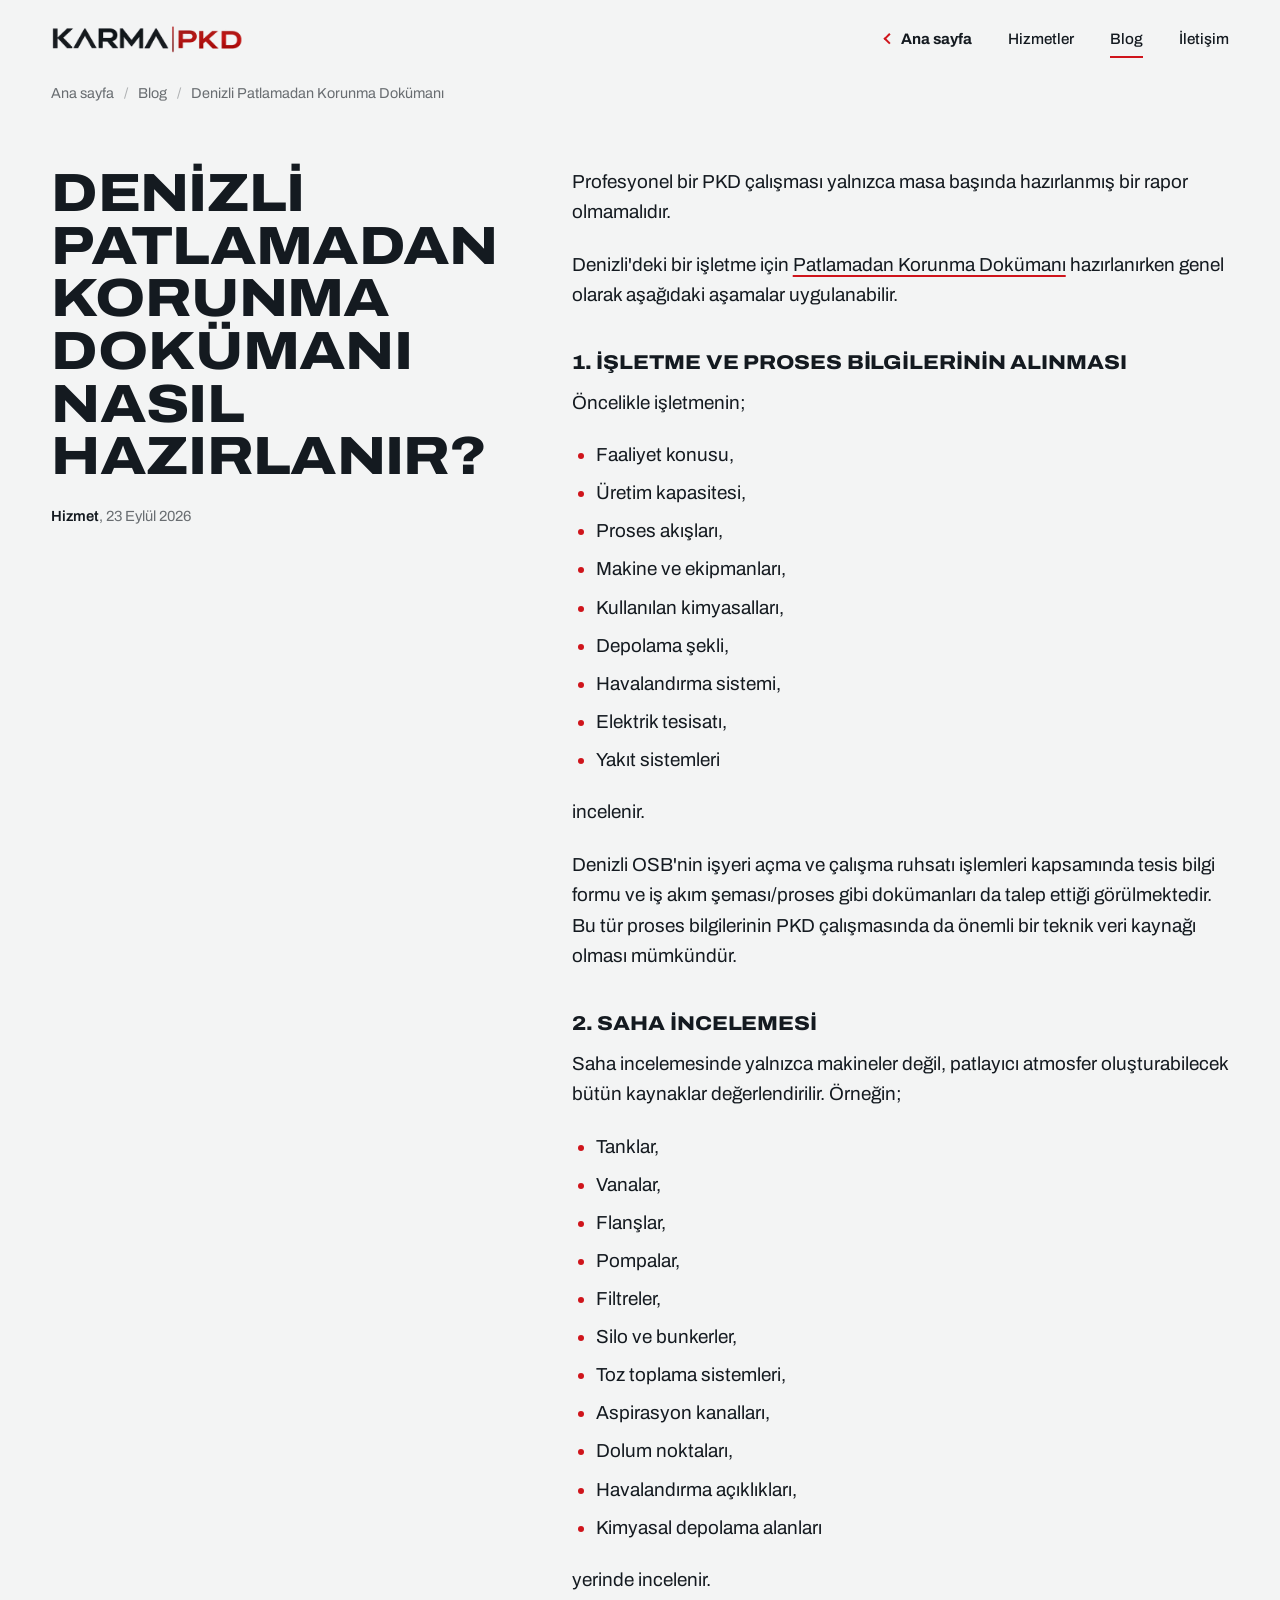
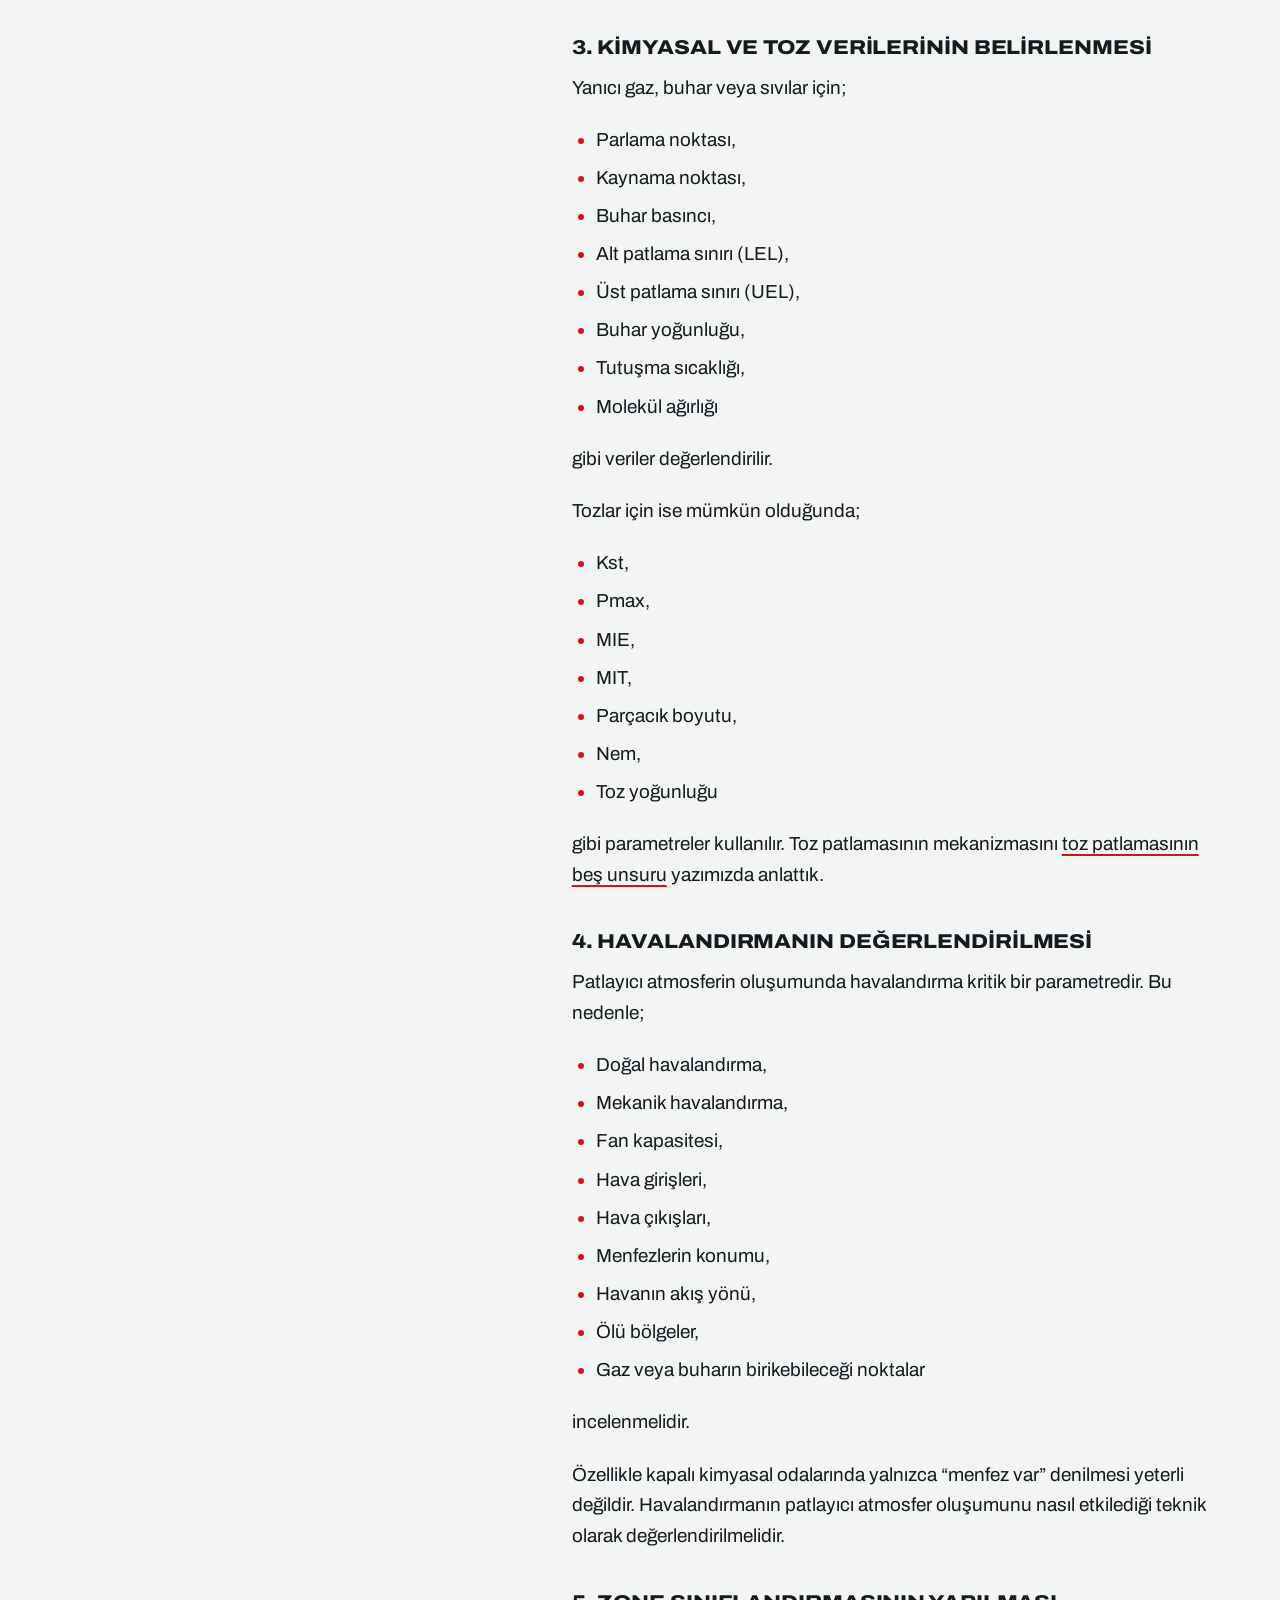
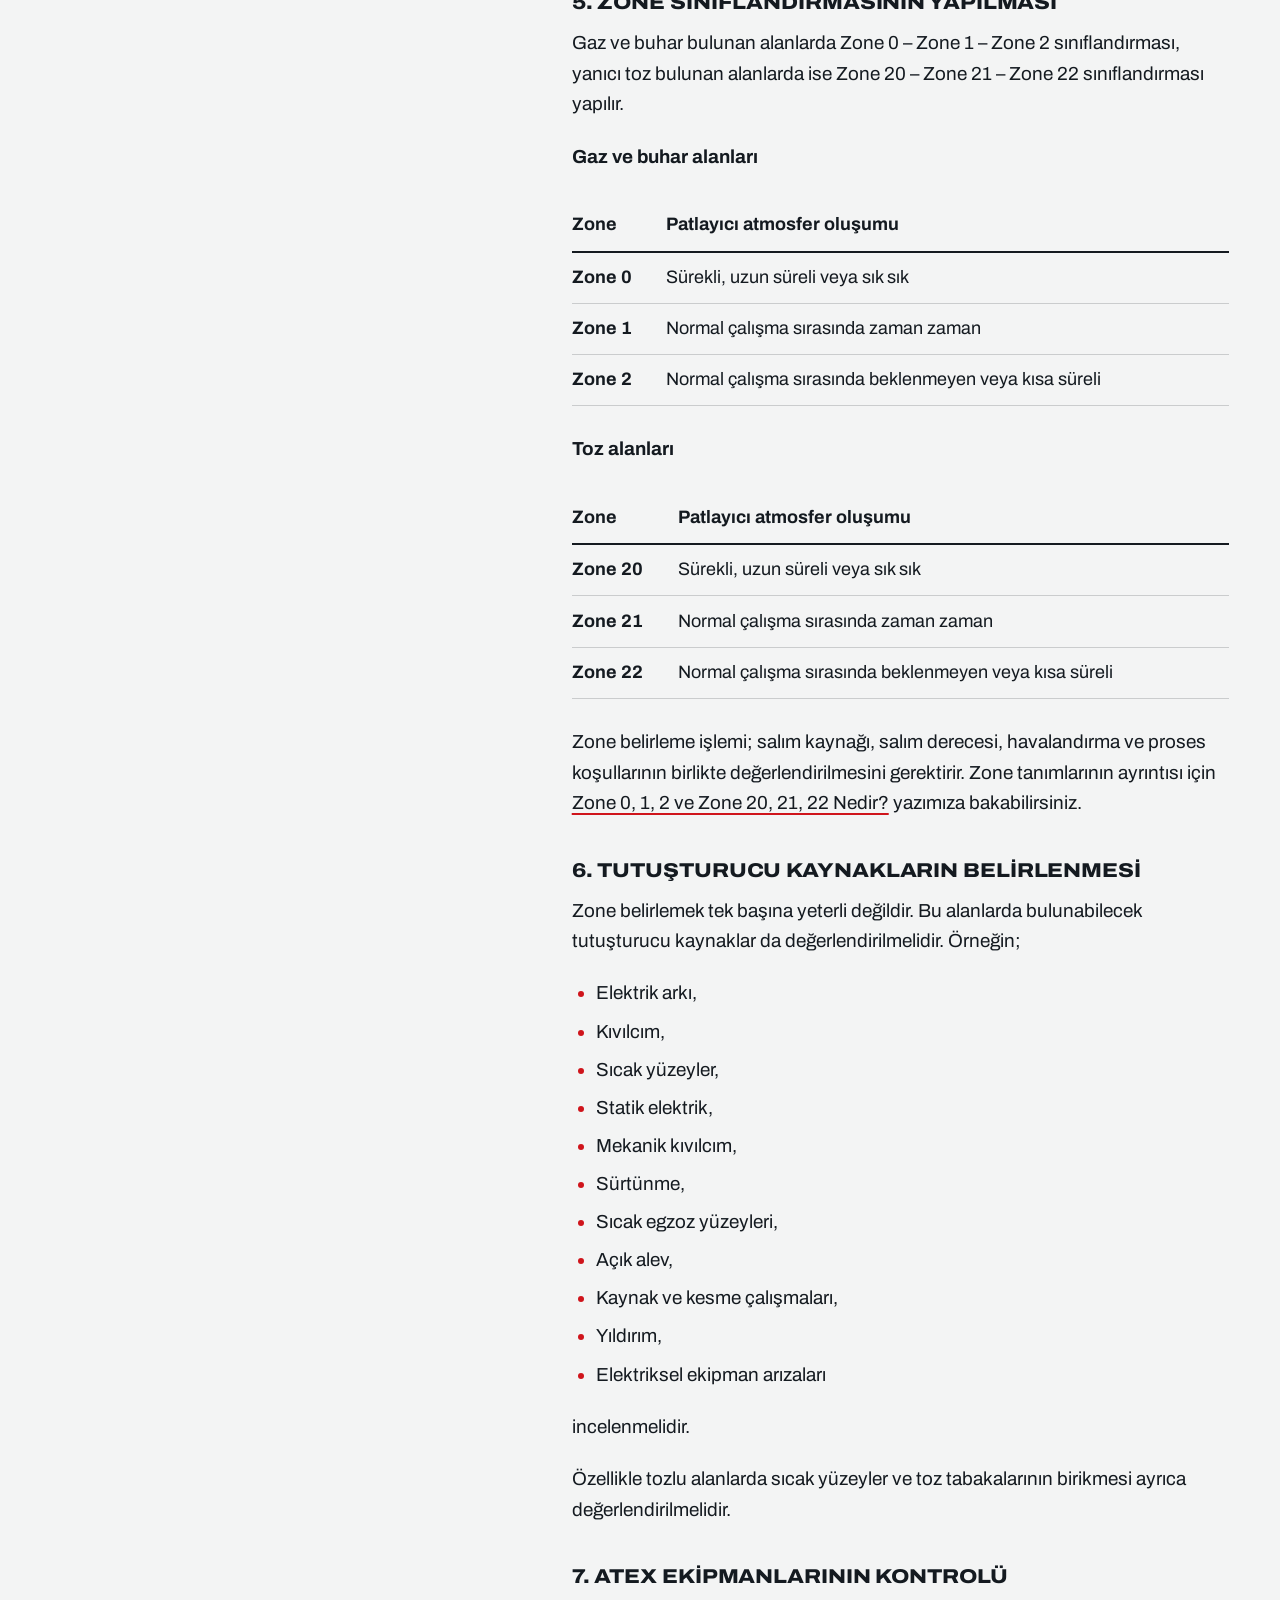
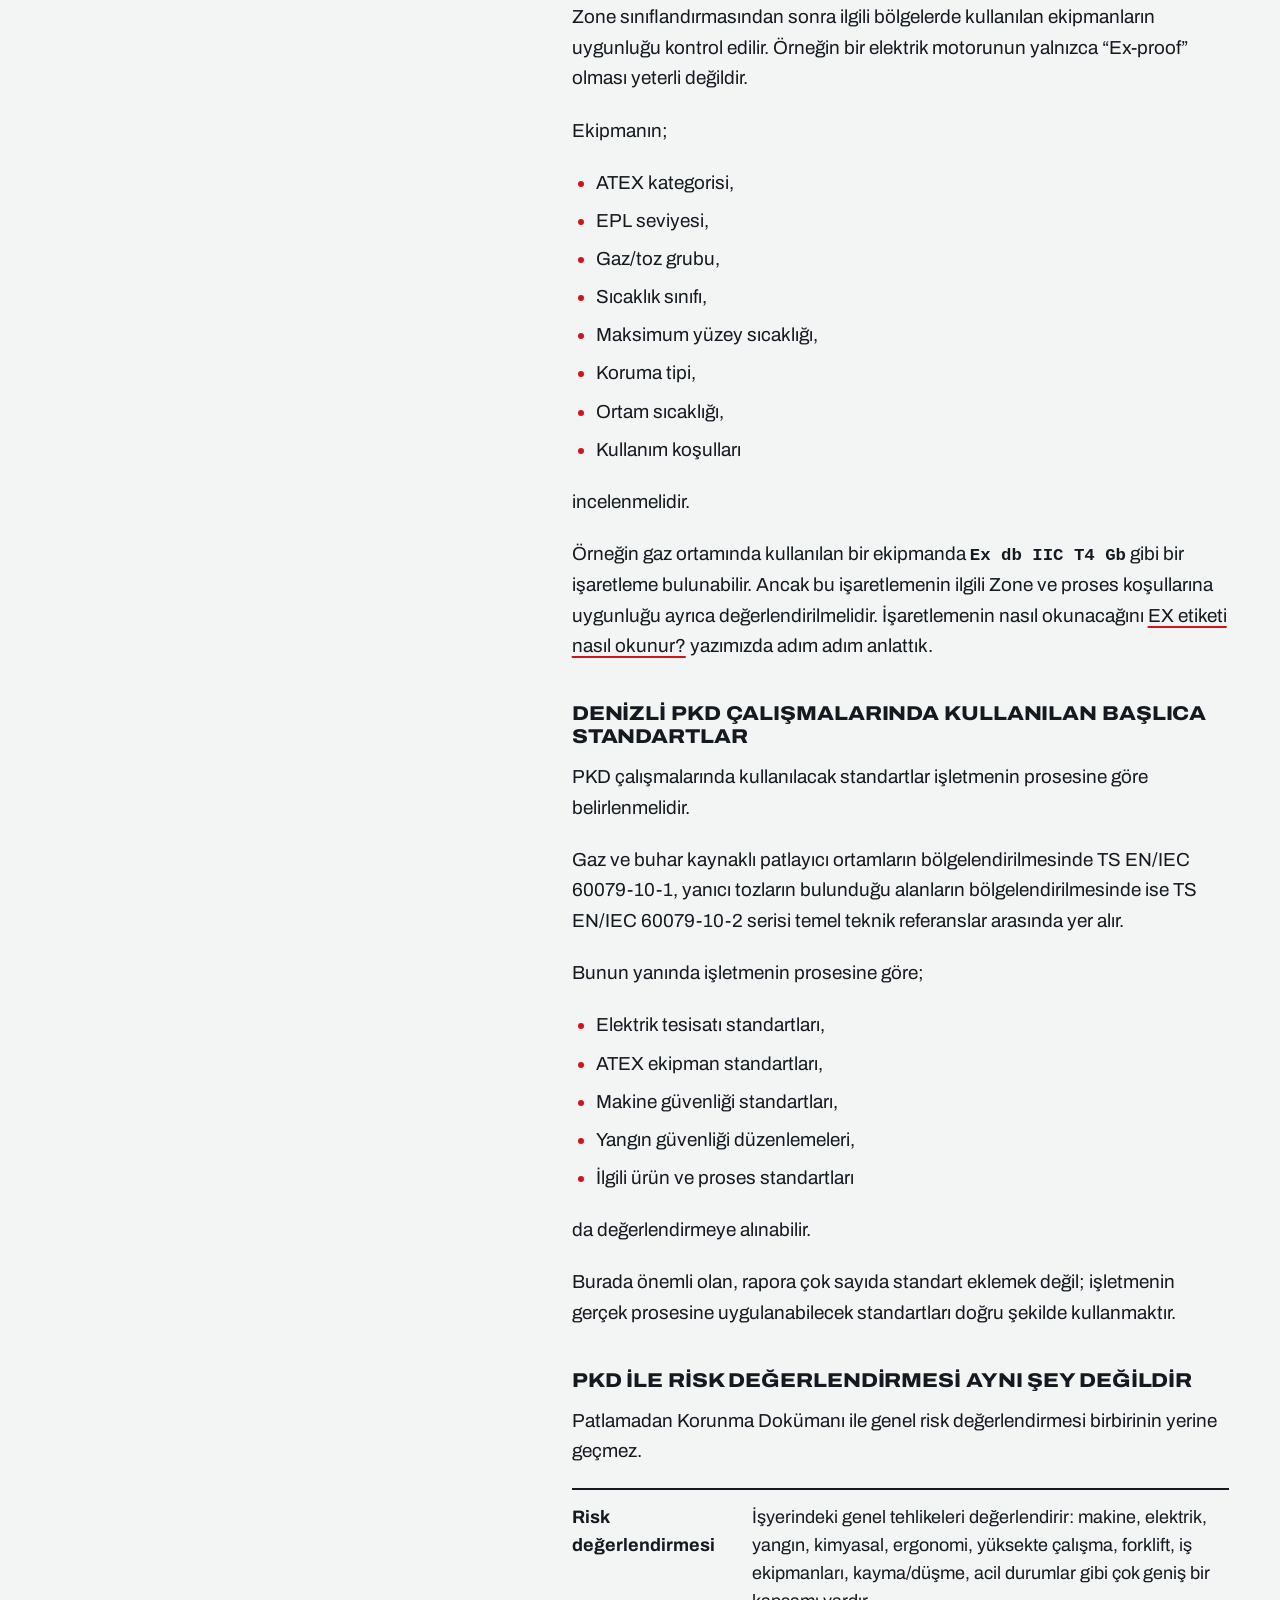
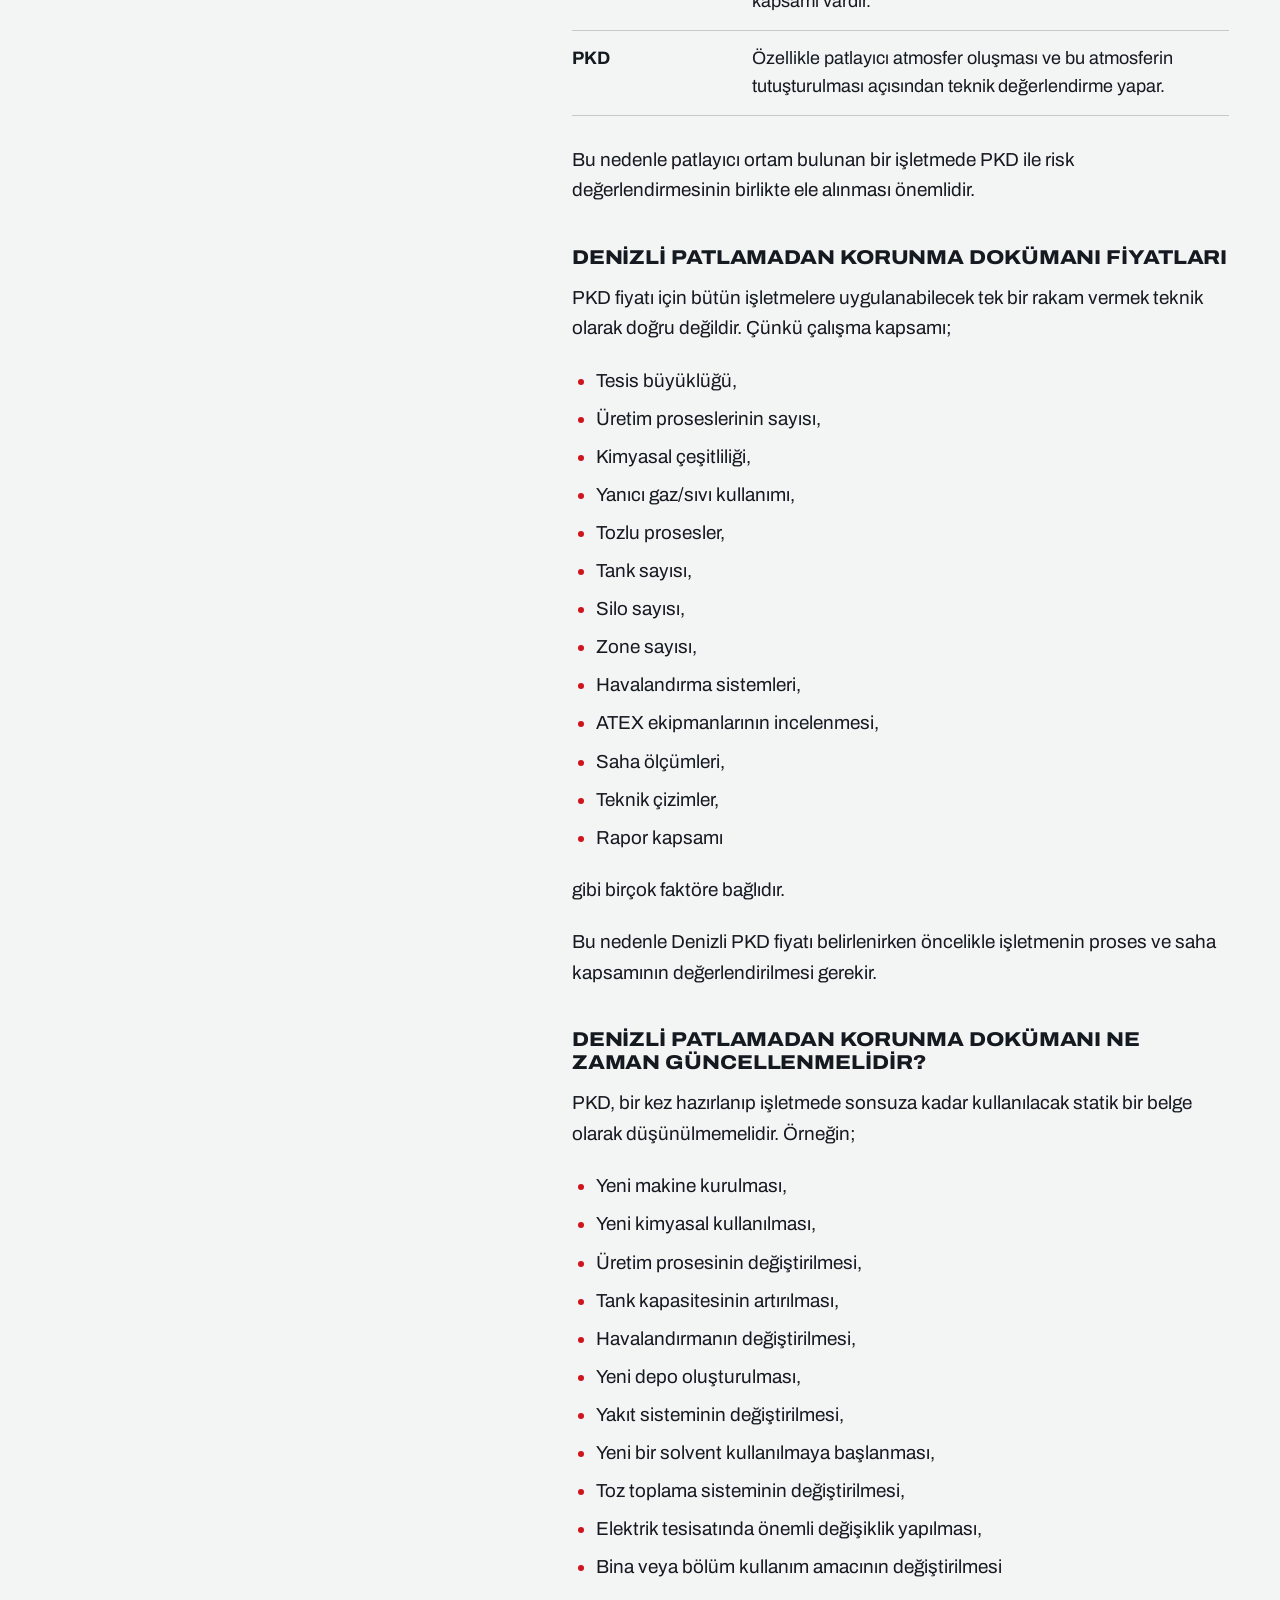
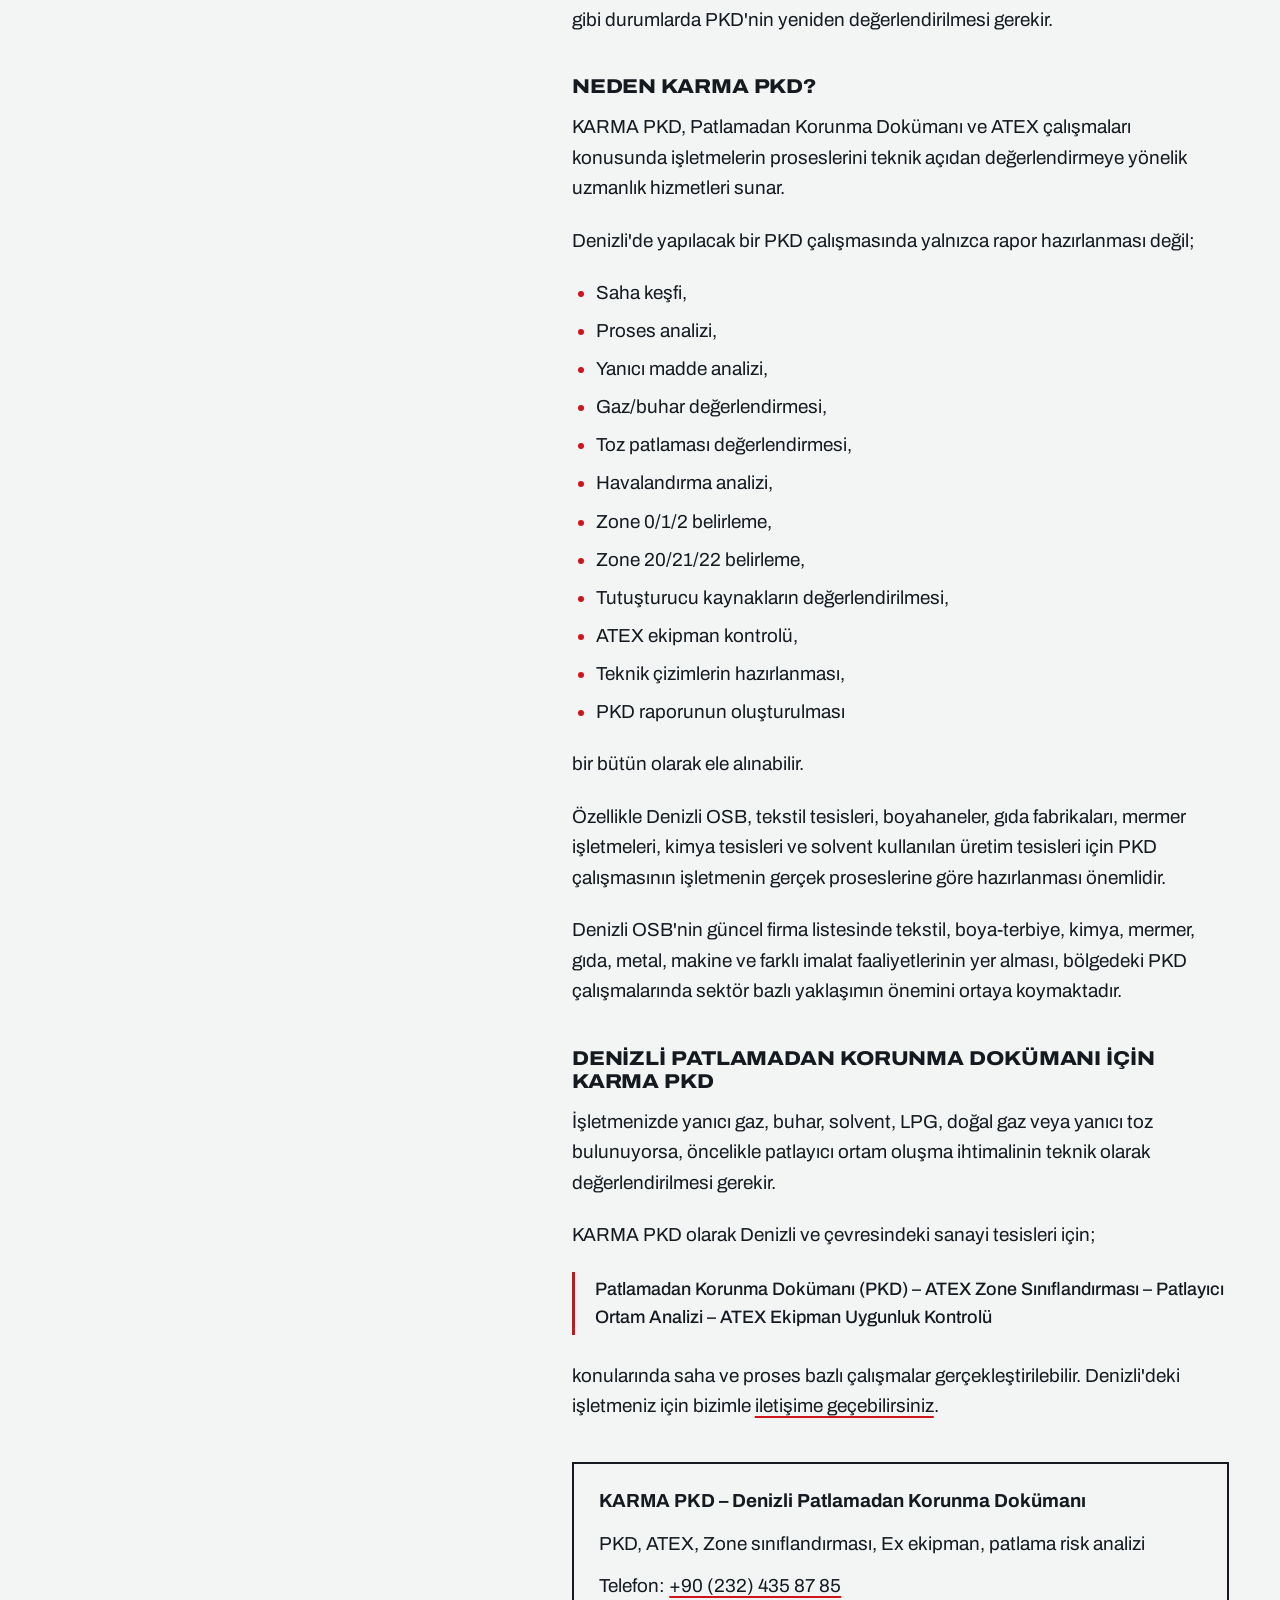
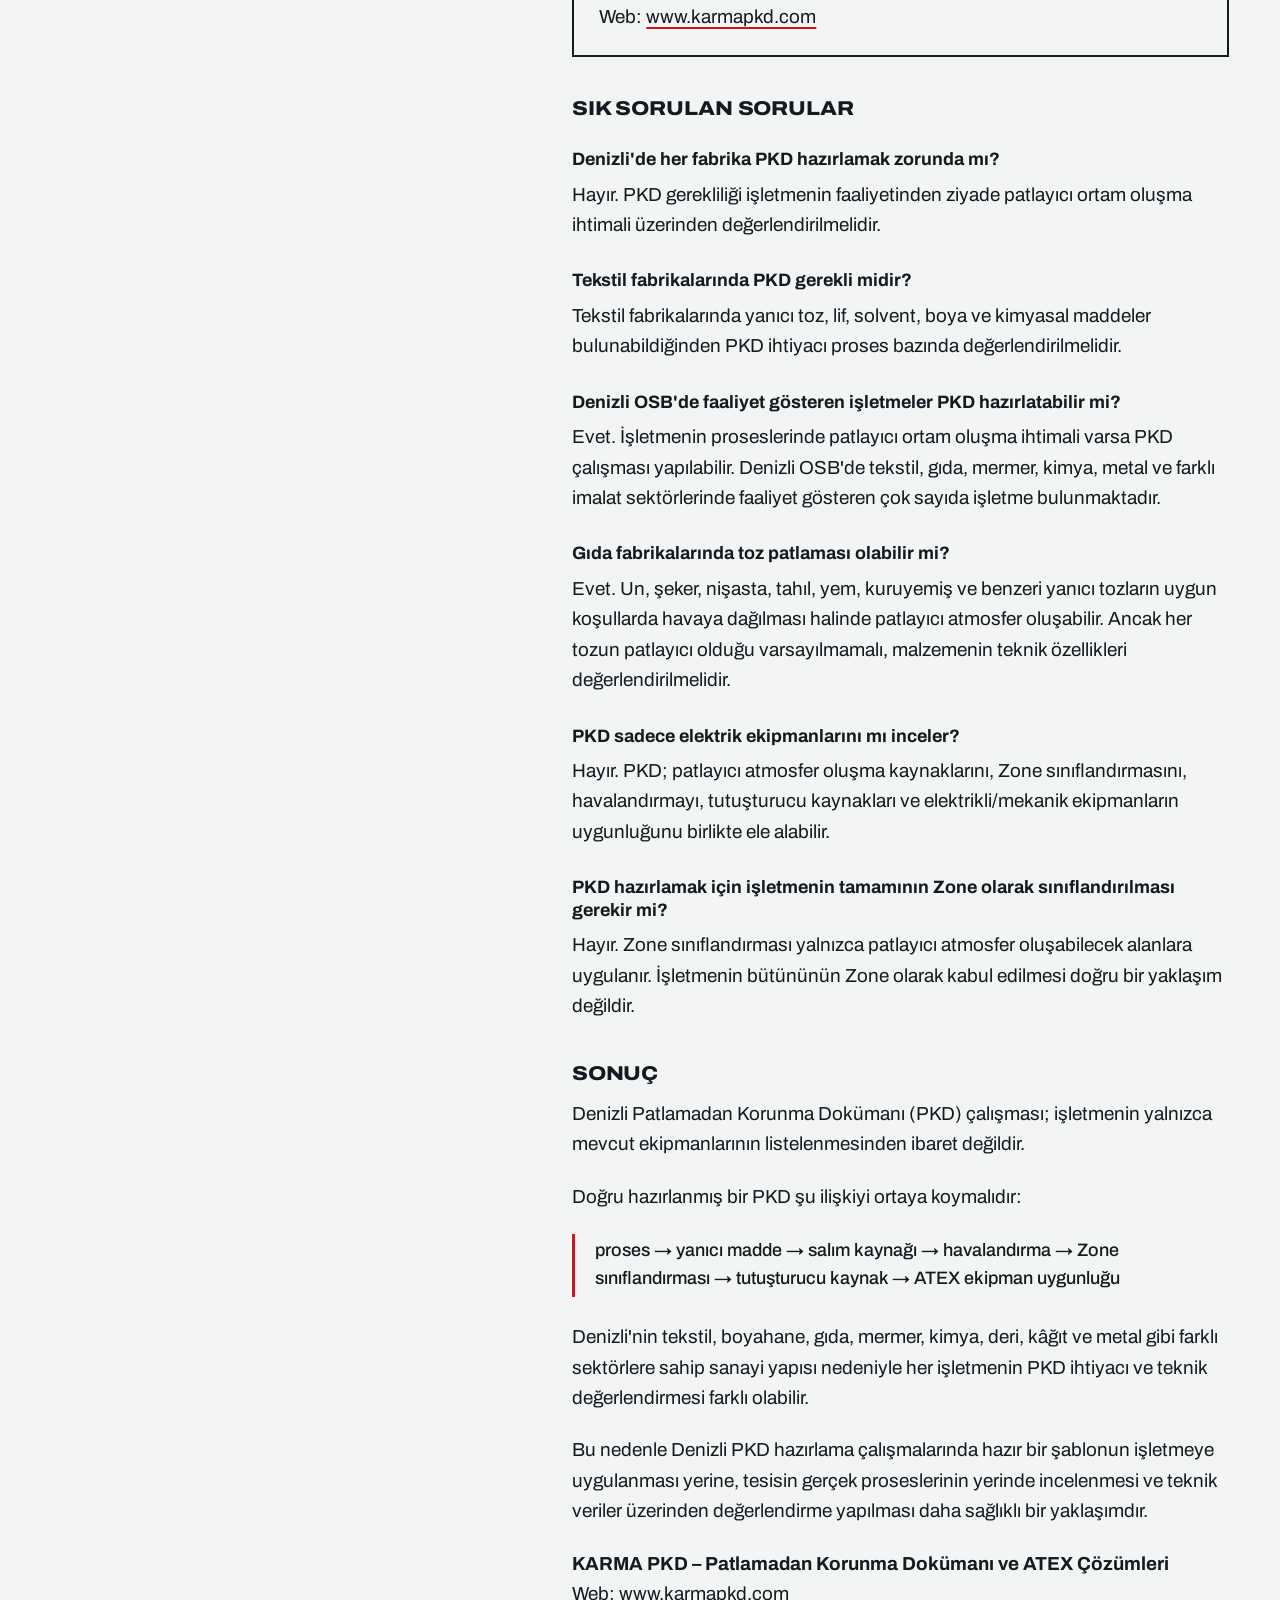
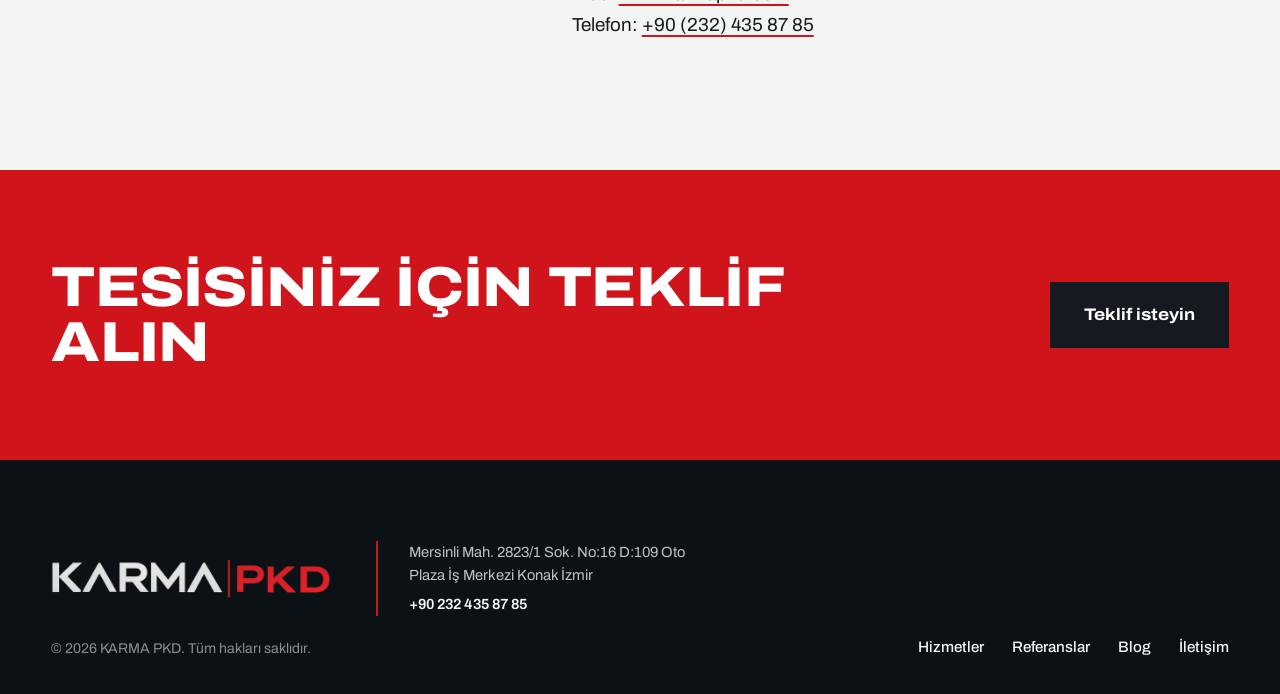
<file: blog/denizli-patlamadan-korunma-dokumani.html>
<!DOCTYPE html>
<html lang="tr">
<head>
<meta charset="utf-8">
<meta name="viewport" content="width=device-width, initial-scale=1, viewport-fit=cover">
<meta name="theme-color" content="#f3f4f4">

<title>Denizli Patlamadan Korunma Dokümanı Nasıl Hazırlanır?</title>
<meta name="description" content="Denizli'de Patlamadan Korunma Dokümanı (PKD) nasıl hazırlanır? Saha incelemesi, Zone sınıflandırması ve ATEX ekipman kontrolü adım adım; tekstil, gıda, mermer.">
<meta name="keywords" content="Denizli Patlamadan Korunma Dokümanı, Denizli PKD, Denizli ATEX, Denizli PKD hazırlama, Denizli patlamadan korunma, Patlamadan Korunma Dokümanı Denizli, Denizli Zone sınıflandırması, Denizli ATEX danışmanlığı, Denizli patlama risk değerlendirmesi, Denizli toz patlaması, Denizli gaz patlaması, Denizli PKD firması, Denizli PKD fiyatları, Denizli OSB PKD, Denizli tekstil PKD, Denizli boyahane PKD, Denizli mermer PKD, Denizli gıda PKD, Denizli kimya PKD">
<link rel="canonical" href="https://www.karmapkd.com/blog/denizli-patlamadan-korunma-dokumani.html">

<meta property="og:type" content="article">
<meta property="og:locale" content="tr_TR">
<meta property="og:site_name" content="KARMA PKD">
<meta property="og:title" content="Denizli Patlamadan Korunma Dokümanı Nasıl Hazırlanır?">
<meta property="og:description" content="Denizli'de Patlamadan Korunma Dokümanı (PKD) nasıl hazırlanır? Saha incelemesi, Zone sınıflandırması ve ATEX ekipman kontrolü adım adım; tekstil, gıda, mermer.">
<meta property="og:url" content="https://www.karmapkd.com/blog/denizli-patlamadan-korunma-dokumani.html">

<script type="application/ld+json">
{
  "@context": "https://schema.org",
  "@graph": [
    {
      "@type": "BlogPosting",
      "headline": "Denizli Patlamadan Korunma Dokümanı Nasıl Hazırlanır?",
      "description": "Denizli'de Patlamadan Korunma Dokümanı (PKD) nasıl hazırlanır? Saha incelemesi, Zone sınıflandırması ve ATEX ekipman kontrolü adım adım; tekstil, gıda, mermer.",
      "keywords": "Denizli Patlamadan Korunma Dokümanı, Denizli PKD, Denizli ATEX, Denizli PKD hazırlama, Denizli patlamadan korunma, Patlamadan Korunma Dokümanı Denizli, Denizli Zone sınıflandırması, Denizli ATEX danışmanlığı, Denizli patlama risk değerlendirmesi, Denizli toz patlaması, Denizli gaz patlaması, Denizli PKD firması, Denizli PKD fiyatları, Denizli OSB PKD, Denizli tekstil PKD, Denizli boyahane PKD, Denizli mermer PKD, Denizli gıda PKD, Denizli kimya PKD",
      "inLanguage": "tr",
      "datePublished": "2026-09-23",
      "dateModified": "2026-09-23",
      "author": { "@type": "Organization", "name": "KARMA PKD" },
      "publisher": {
        "@type": "Organization",
        "name": "KARMA PKD",
        "logo": { "@type": "ImageObject", "url": "https://www.karmapkd.com/blog/assets/logo-dark.png" }
      },
      "mainEntityOfPage": "https://www.karmapkd.com/blog/denizli-patlamadan-korunma-dokumani.html"
    },
    {
      "@type": "BreadcrumbList",
      "itemListElement": [
        { "@type": "ListItem", "position": 1, "name": "Ana sayfa", "item": "https://www.karmapkd.com/" },
        { "@type": "ListItem", "position": 2, "name": "Blog", "item": "https://www.karmapkd.com/blog/" },
        { "@type": "ListItem", "position": 3, "name": "Denizli Patlamadan Korunma Dokümanı", "item": "https://www.karmapkd.com/blog/denizli-patlamadan-korunma-dokumani.html" }
      ]
    },
    {
      "@type": "FAQPage",
      "mainEntity": [
        {
          "@type": "Question",
          "name": "Denizli'de her fabrika PKD hazırlamak zorunda mı?",
          "acceptedAnswer": { "@type": "Answer", "text": "Hayır. PKD gerekliliği işletmenin faaliyetinden ziyade patlayıcı ortam oluşma ihtimali üzerinden değerlendirilmelidir." }
        },
        {
          "@type": "Question",
          "name": "Tekstil fabrikalarında PKD gerekli midir?",
          "acceptedAnswer": { "@type": "Answer", "text": "Tekstil fabrikalarında yanıcı toz, lif, solvent, boya ve kimyasal maddeler bulunabildiğinden PKD ihtiyacı proses bazında değerlendirilmelidir." }
        },
        {
          "@type": "Question",
          "name": "Denizli OSB'de faaliyet gösteren işletmeler PKD hazırlatabilir mi?",
          "acceptedAnswer": { "@type": "Answer", "text": "Evet. İşletmenin proseslerinde patlayıcı ortam oluşma ihtimali varsa PKD çalışması yapılabilir. Denizli OSB'de tekstil, gıda, mermer, kimya, metal ve farklı imalat sektörlerinde faaliyet gösteren çok sayıda işletme bulunmaktadır." }
        },
        {
          "@type": "Question",
          "name": "Gıda fabrikalarında toz patlaması olabilir mi?",
          "acceptedAnswer": { "@type": "Answer", "text": "Evet. Un, şeker, nişasta, tahıl, yem, kuruyemiş ve benzeri yanıcı tozların uygun koşullarda havaya dağılması halinde patlayıcı atmosfer oluşabilir. Ancak her tozun patlayıcı olduğu varsayılmamalı, malzemenin teknik özellikleri değerlendirilmelidir." }
        },
        {
          "@type": "Question",
          "name": "PKD sadece elektrik ekipmanlarını mı inceler?",
          "acceptedAnswer": { "@type": "Answer", "text": "Hayır. PKD; patlayıcı atmosfer oluşma kaynaklarını, Zone sınıflandırmasını, havalandırmayı, tutuşturucu kaynakları ve elektrikli/mekanik ekipmanların uygunluğunu birlikte ele alabilir." }
        },
        {
          "@type": "Question",
          "name": "PKD hazırlamak için işletmenin tamamının Zone olarak sınıflandırılması gerekir mi?",
          "acceptedAnswer": { "@type": "Answer", "text": "Hayır. Zone sınıflandırması yalnızca patlayıcı atmosfer oluşabilecek alanlara uygulanır. İşletmenin bütününün Zone olarak kabul edilmesi doğru bir yaklaşım değildir." }
        }
      ]
    }
  ]
}
</script>

<link rel="preconnect" href="https://fonts.googleapis.com">
<link rel="preconnect" href="https://fonts.gstatic.com" crossorigin>
<link href="https://fonts.googleapis.com/css2?family=Archivo:wdth,wght@62..125,100..900&display=swap" rel="stylesheet">
<link rel="stylesheet" href="blog.css">
<style>
  .post-body h2, .post-body h3 { scroll-margin-top: 5.5rem; }
  html { scroll-behavior: smooth; }
  @media (prefers-reduced-motion: reduce) { html { scroll-behavior: auto; } }

  .post-body .contact-card { margin: 2.5rem 0; padding: 1.4rem 1.6rem; border: 2px solid currentColor; }
  .post-body .contact-card p { margin: 0 0 .75rem; }
  .post-body .contact-card p:last-child { margin-bottom: 0; }

  .post-body .tbl { overflow-x: auto; margin: 1.75rem 0; }
  .post-body table { border-collapse: collapse; width: 100%; min-width: 26rem; }
  .post-body th, .post-body td {
    text-align: left; vertical-align: top; padding: .7rem 1rem .7rem 0;
    border-bottom: 1px solid color-mix(in srgb, currentColor 18%, transparent);
  }
  .post-body th { font-weight: 700; border-bottom-width: 2px; border-bottom-color: currentColor; }
  .post-body td:first-child { font-weight: 700; white-space: nowrap; }

  .post-body code {
    font-family: ui-monospace, SFMono-Regular, Menlo, Consolas, "Liberation Mono", monospace;
    font-size: .92em; font-weight: 600;
  }
</style>
</head>
<body>
<a class="skip" href="#icerik">İçeriğe geç</a>

<header class="bhdr">
  <a class="logo" href="../index.html" aria-label="KARMA PKD, ana sayfa"><span class="lg lg-dark" aria-hidden="true"></span></a>
  <nav class="bnav" aria-label="Ana menü">
    <a class="home" href="../index.html">Ana sayfa</a>
    <a href="../index.html#hizmetler">Hizmetler</a>
    <a href="index.html" aria-current="page">Blog</a>
    <a href="../index.html#iletisim">İletişim</a>
  </nav>
</header>

<nav class="crumbs" aria-label="Sayfa konumu">
  <ol>
    <li><a href="../index.html">Ana sayfa</a></li>
    <li><a href="index.html">Blog</a></li>
    <li aria-current="page">Denizli Patlamadan Korunma Dokümanı</li>
  </ol>
</nav>

<main id="icerik">
  <article class="post-wrap">
    <header class="post-head">
      <h1 class="disp">Denizli Patlamadan Korunma Dokümanı Nasıl Hazırlanır?</h1>
      <p class="meta"><a href="index.html">Hizmet</a>, <time datetime="2026-09-23">23 Eylül 2026</time></p>
    </header>

    <div class="post-body">
      <p>Profesyonel bir PKD çalışması yalnızca masa başında hazırlanmış bir rapor olmamalıdır.</p>
      <p>Denizli'deki bir işletme için <a href="patlamadan-korunma-dokumani-nedir.html">Patlamadan Korunma Dokümanı</a> hazırlanırken genel olarak aşağıdaki aşamalar uygulanabilir.</p>

      <h2 id="asama-1">1. İşletme ve Proses Bilgilerinin Alınması</h2>
      <p>Öncelikle işletmenin;</p>
      <ul>
        <li>Faaliyet konusu,</li>
        <li>Üretim kapasitesi,</li>
        <li>Proses akışları,</li>
        <li>Makine ve ekipmanları,</li>
        <li>Kullanılan kimyasalları,</li>
        <li>Depolama şekli,</li>
        <li>Havalandırma sistemi,</li>
        <li>Elektrik tesisatı,</li>
        <li>Yakıt sistemleri</li>
      </ul>
      <p>incelenir.</p>
      <p>Denizli OSB'nin işyeri açma ve çalışma ruhsatı işlemleri kapsamında tesis bilgi formu ve iş akım şeması/proses gibi dokümanları da talep ettiği görülmektedir. Bu tür proses bilgilerinin PKD çalışmasında da önemli bir teknik veri kaynağı olması mümkündür.</p>

      <h2 id="asama-2">2. Saha İncelemesi</h2>
      <p>Saha incelemesinde yalnızca makineler değil, patlayıcı atmosfer oluşturabilecek bütün kaynaklar değerlendirilir. Örneğin;</p>
      <ul>
        <li>Tanklar,</li>
        <li>Vanalar,</li>
        <li>Flanşlar,</li>
        <li>Pompalar,</li>
        <li>Filtreler,</li>
        <li>Silo ve bunkerler,</li>
        <li>Toz toplama sistemleri,</li>
        <li>Aspirasyon kanalları,</li>
        <li>Dolum noktaları,</li>
        <li>Havalandırma açıklıkları,</li>
        <li>Kimyasal depolama alanları</li>
      </ul>
      <p>yerinde incelenir.</p>

      <h2 id="asama-3">3. Kimyasal ve Toz Verilerinin Belirlenmesi</h2>
      <p>Yanıcı gaz, buhar veya sıvılar için;</p>
      <ul>
        <li>Parlama noktası,</li>
        <li>Kaynama noktası,</li>
        <li>Buhar basıncı,</li>
        <li>Alt patlama sınırı (LEL),</li>
        <li>Üst patlama sınırı (UEL),</li>
        <li>Buhar yoğunluğu,</li>
        <li>Tutuşma sıcaklığı,</li>
        <li>Molekül ağırlığı</li>
      </ul>
      <p>gibi veriler değerlendirilir.</p>
      <p>Tozlar için ise mümkün olduğunda;</p>
      <ul>
        <li>Kst,</li>
        <li>Pmax,</li>
        <li>MIE,</li>
        <li>MIT,</li>
        <li>Parçacık boyutu,</li>
        <li>Nem,</li>
        <li>Toz yoğunluğu</li>
      </ul>
      <p>gibi parametreler kullanılır. Toz patlamasının mekanizmasını <a href="toz-patlamasinin-bes-unsuru.html">toz patlamasının beş unsuru</a> yazımızda anlattık.</p>

      <h2 id="asama-4">4. Havalandırmanın Değerlendirilmesi</h2>
      <p>Patlayıcı atmosferin oluşumunda havalandırma kritik bir parametredir. Bu nedenle;</p>
      <ul>
        <li>Doğal havalandırma,</li>
        <li>Mekanik havalandırma,</li>
        <li>Fan kapasitesi,</li>
        <li>Hava girişleri,</li>
        <li>Hava çıkışları,</li>
        <li>Menfezlerin konumu,</li>
        <li>Havanın akış yönü,</li>
        <li>Ölü bölgeler,</li>
        <li>Gaz veya buharın birikebileceği noktalar</li>
      </ul>
      <p>incelenmelidir.</p>
      <p>Özellikle kapalı kimyasal odalarında yalnızca “menfez var” denilmesi yeterli değildir. Havalandırmanın patlayıcı atmosfer oluşumunu nasıl etkilediği teknik olarak değerlendirilmelidir.</p>

      <h2 id="asama-5">5. Zone Sınıflandırmasının Yapılması</h2>
      <p>Gaz ve buhar bulunan alanlarda Zone 0 – Zone 1 – Zone 2 sınıflandırması, yanıcı toz bulunan alanlarda ise Zone 20 – Zone 21 – Zone 22 sınıflandırması yapılır.</p>
      <p><strong>Gaz ve buhar alanları</strong></p>
      <div class="tbl">
        <table>
          <thead><tr><th scope="col">Zone</th><th scope="col">Patlayıcı atmosfer oluşumu</th></tr></thead>
          <tbody>
            <tr><td>Zone 0</td><td>Sürekli, uzun süreli veya sık sık</td></tr>
            <tr><td>Zone 1</td><td>Normal çalışma sırasında zaman zaman</td></tr>
            <tr><td>Zone 2</td><td>Normal çalışma sırasında beklenmeyen veya kısa süreli</td></tr>
          </tbody>
        </table>
      </div>
      <p><strong>Toz alanları</strong></p>
      <div class="tbl">
        <table>
          <thead><tr><th scope="col">Zone</th><th scope="col">Patlayıcı atmosfer oluşumu</th></tr></thead>
          <tbody>
            <tr><td>Zone 20</td><td>Sürekli, uzun süreli veya sık sık</td></tr>
            <tr><td>Zone 21</td><td>Normal çalışma sırasında zaman zaman</td></tr>
            <tr><td>Zone 22</td><td>Normal çalışma sırasında beklenmeyen veya kısa süreli</td></tr>
          </tbody>
        </table>
      </div>
      <p>Zone belirleme işlemi; salım kaynağı, salım derecesi, havalandırma ve proses koşullarının birlikte değerlendirilmesini gerektirir. Zone tanımlarının ayrıntısı için <a href="zone-0-1-2-20-21-22-nedir.html">Zone 0, 1, 2 ve Zone 20, 21, 22 Nedir?</a> yazımıza bakabilirsiniz.</p>

      <h2 id="asama-6">6. Tutuşturucu Kaynakların Belirlenmesi</h2>
      <p>Zone belirlemek tek başına yeterli değildir. Bu alanlarda bulunabilecek tutuşturucu kaynaklar da değerlendirilmelidir. Örneğin;</p>
      <ul>
        <li>Elektrik arkı,</li>
        <li>Kıvılcım,</li>
        <li>Sıcak yüzeyler,</li>
        <li>Statik elektrik,</li>
        <li>Mekanik kıvılcım,</li>
        <li>Sürtünme,</li>
        <li>Sıcak egzoz yüzeyleri,</li>
        <li>Açık alev,</li>
        <li>Kaynak ve kesme çalışmaları,</li>
        <li>Yıldırım,</li>
        <li>Elektriksel ekipman arızaları</li>
      </ul>
      <p>incelenmelidir.</p>
      <p>Özellikle tozlu alanlarda sıcak yüzeyler ve toz tabakalarının birikmesi ayrıca değerlendirilmelidir.</p>

      <h2 id="asama-7">7. ATEX Ekipmanlarının Kontrolü</h2>
      <p>Zone sınıflandırmasından sonra ilgili bölgelerde kullanılan ekipmanların uygunluğu kontrol edilir. Örneğin bir elektrik motorunun yalnızca “Ex-proof” olması yeterli değildir.</p>
      <p>Ekipmanın;</p>
      <ul>
        <li>ATEX kategorisi,</li>
        <li>EPL seviyesi,</li>
        <li>Gaz/toz grubu,</li>
        <li>Sıcaklık sınıfı,</li>
        <li>Maksimum yüzey sıcaklığı,</li>
        <li>Koruma tipi,</li>
        <li>Ortam sıcaklığı,</li>
        <li>Kullanım koşulları</li>
      </ul>
      <p>incelenmelidir.</p>
      <p>Örneğin gaz ortamında kullanılan bir ekipmanda <code>Ex db IIC T4 Gb</code> gibi bir işaretleme bulunabilir. Ancak bu işaretlemenin ilgili Zone ve proses koşullarına uygunluğu ayrıca değerlendirilmelidir. İşaretlemenin nasıl okunacağını <a href="ex-etiketi-nasil-okunur.html">EX etiketi nasıl okunur?</a> yazımızda adım adım anlattık.</p>

      <h2 id="standartlar">Denizli PKD Çalışmalarında Kullanılan Başlıca Standartlar</h2>
      <p>PKD çalışmalarında kullanılacak standartlar işletmenin prosesine göre belirlenmelidir.</p>
      <p>Gaz ve buhar kaynaklı patlayıcı ortamların bölgelendirilmesinde TS EN/IEC 60079-10-1, yanıcı tozların bulunduğu alanların bölgelendirilmesinde ise TS EN/IEC 60079-10-2 serisi temel teknik referanslar arasında yer alır.</p>
      <p>Bunun yanında işletmenin prosesine göre;</p>
      <ul>
        <li>Elektrik tesisatı standartları,</li>
        <li>ATEX ekipman standartları,</li>
        <li>Makine güvenliği standartları,</li>
        <li>Yangın güvenliği düzenlemeleri,</li>
        <li>İlgili ürün ve proses standartları</li>
      </ul>
      <p>da değerlendirmeye alınabilir.</p>
      <p>Burada önemli olan, rapora çok sayıda standart eklemek değil; işletmenin gerçek prosesine uygulanabilecek standartları doğru şekilde kullanmaktır.</p>

      <h2 id="risk-degerlendirmesi">PKD ile Risk Değerlendirmesi Aynı Şey Değildir</h2>
      <p>Patlamadan Korunma Dokümanı ile genel risk değerlendirmesi birbirinin yerine geçmez.</p>
      <dl>
        <div><dt>Risk değerlendirmesi</dt><dd>İşyerindeki genel tehlikeleri değerlendirir: makine, elektrik, yangın, kimyasal, ergonomi, yüksekte çalışma, forklift, iş ekipmanları, kayma/düşme, acil durumlar gibi çok geniş bir kapsamı vardır.</dd></div>
        <div><dt>PKD</dt><dd>Özellikle patlayıcı atmosfer oluşması ve bu atmosferin tutuşturulması açısından teknik değerlendirme yapar.</dd></div>
      </dl>
      <p>Bu nedenle patlayıcı ortam bulunan bir işletmede PKD ile risk değerlendirmesinin birlikte ele alınması önemlidir.</p>

      <h2 id="fiyat">Denizli Patlamadan Korunma Dokümanı Fiyatları</h2>
      <p>PKD fiyatı için bütün işletmelere uygulanabilecek tek bir rakam vermek teknik olarak doğru değildir. Çünkü çalışma kapsamı;</p>
      <ul>
        <li>Tesis büyüklüğü,</li>
        <li>Üretim proseslerinin sayısı,</li>
        <li>Kimyasal çeşitliliği,</li>
        <li>Yanıcı gaz/sıvı kullanımı,</li>
        <li>Tozlu prosesler,</li>
        <li>Tank sayısı,</li>
        <li>Silo sayısı,</li>
        <li>Zone sayısı,</li>
        <li>Havalandırma sistemleri,</li>
        <li>ATEX ekipmanlarının incelenmesi,</li>
        <li>Saha ölçümleri,</li>
        <li>Teknik çizimler,</li>
        <li>Rapor kapsamı</li>
      </ul>
      <p>gibi birçok faktöre bağlıdır.</p>
      <p>Bu nedenle Denizli PKD fiyatı belirlenirken öncelikle işletmenin proses ve saha kapsamının değerlendirilmesi gerekir.</p>

      <h2 id="guncelleme">Denizli Patlamadan Korunma Dokümanı Ne Zaman Güncellenmelidir?</h2>
      <p>PKD, bir kez hazırlanıp işletmede sonsuza kadar kullanılacak statik bir belge olarak düşünülmemelidir. Örneğin;</p>
      <ul>
        <li>Yeni makine kurulması,</li>
        <li>Yeni kimyasal kullanılması,</li>
        <li>Üretim prosesinin değiştirilmesi,</li>
        <li>Tank kapasitesinin artırılması,</li>
        <li>Havalandırmanın değiştirilmesi,</li>
        <li>Yeni depo oluşturulması,</li>
        <li>Yakıt sisteminin değiştirilmesi,</li>
        <li>Yeni bir solvent kullanılmaya başlanması,</li>
        <li>Toz toplama sisteminin değiştirilmesi,</li>
        <li>Elektrik tesisatında önemli değişiklik yapılması,</li>
        <li>Bina veya bölüm kullanım amacının değiştirilmesi</li>
      </ul>
      <p>gibi durumlarda PKD'nin yeniden değerlendirilmesi gerekir.</p>

      <h2 id="neden-karma">Neden KARMA PKD?</h2>
      <p>KARMA PKD, Patlamadan Korunma Dokümanı ve ATEX çalışmaları konusunda işletmelerin proseslerini teknik açıdan değerlendirmeye yönelik uzmanlık hizmetleri sunar.</p>
      <p>Denizli'de yapılacak bir PKD çalışmasında yalnızca rapor hazırlanması değil;</p>
      <ul>
        <li>Saha keşfi,</li>
        <li>Proses analizi,</li>
        <li>Yanıcı madde analizi,</li>
        <li>Gaz/buhar değerlendirmesi,</li>
        <li>Toz patlaması değerlendirmesi,</li>
        <li>Havalandırma analizi,</li>
        <li>Zone 0/1/2 belirleme,</li>
        <li>Zone 20/21/22 belirleme,</li>
        <li>Tutuşturucu kaynakların değerlendirilmesi,</li>
        <li>ATEX ekipman kontrolü,</li>
        <li>Teknik çizimlerin hazırlanması,</li>
        <li>PKD raporunun oluşturulması</li>
      </ul>
      <p>bir bütün olarak ele alınabilir.</p>
      <p>Özellikle Denizli OSB, tekstil tesisleri, boyahaneler, gıda fabrikaları, mermer işletmeleri, kimya tesisleri ve solvent kullanılan üretim tesisleri için PKD çalışmasının işletmenin gerçek proseslerine göre hazırlanması önemlidir.</p>
      <p>Denizli OSB'nin güncel firma listesinde tekstil, boya-terbiye, kimya, mermer, gıda, metal, makine ve farklı imalat faaliyetlerinin yer alması, bölgedeki PKD çalışmalarında sektör bazlı yaklaşımın önemini ortaya koymaktadır.</p>

      <h2 id="karma-pkd-icin">Denizli Patlamadan Korunma Dokümanı İçin KARMA PKD</h2>
      <p>İşletmenizde yanıcı gaz, buhar, solvent, LPG, doğal gaz veya yanıcı toz bulunuyorsa, öncelikle patlayıcı ortam oluşma ihtimalinin teknik olarak değerlendirilmesi gerekir.</p>
      <p>KARMA PKD olarak Denizli ve çevresindeki sanayi tesisleri için;</p>
      <blockquote>Patlamadan Korunma Dokümanı (PKD) – ATEX Zone Sınıflandırması – Patlayıcı Ortam Analizi – ATEX Ekipman Uygunluk Kontrolü</blockquote>
      <p>konularında saha ve proses bazlı çalışmalar gerçekleştirilebilir. Denizli'deki işletmeniz için bizimle <a href="../index.html#iletisim">iletişime geçebilirsiniz</a>.</p>

      <aside class="contact-card" aria-label="İletişim">
        <p><strong>KARMA PKD – Denizli Patlamadan Korunma Dokümanı</strong></p>
        <p>PKD, ATEX, Zone sınıflandırması, Ex ekipman, patlama risk analizi</p>
        <p>Telefon: <a href="tel:+902324358785">+90 (232) 435 87 85</a><br>
        Web: <a href="https://www.karmapkd.com">www.karmapkd.com</a></p>
      </aside>

      <h2 id="sss">Sık Sorulan Sorular</h2>

      <h3>Denizli'de her fabrika PKD hazırlamak zorunda mı?</h3>
      <p>Hayır. PKD gerekliliği işletmenin faaliyetinden ziyade patlayıcı ortam oluşma ihtimali üzerinden değerlendirilmelidir.</p>

      <h3>Tekstil fabrikalarında PKD gerekli midir?</h3>
      <p>Tekstil fabrikalarında yanıcı toz, lif, solvent, boya ve kimyasal maddeler bulunabildiğinden PKD ihtiyacı proses bazında değerlendirilmelidir.</p>

      <h3>Denizli OSB'de faaliyet gösteren işletmeler PKD hazırlatabilir mi?</h3>
      <p>Evet. İşletmenin proseslerinde patlayıcı ortam oluşma ihtimali varsa PKD çalışması yapılabilir. Denizli OSB'de tekstil, gıda, mermer, kimya, metal ve farklı imalat sektörlerinde faaliyet gösteren çok sayıda işletme bulunmaktadır.</p>

      <h3>Gıda fabrikalarında toz patlaması olabilir mi?</h3>
      <p>Evet. Un, şeker, nişasta, tahıl, yem, kuruyemiş ve benzeri yanıcı tozların uygun koşullarda havaya dağılması halinde patlayıcı atmosfer oluşabilir. Ancak her tozun patlayıcı olduğu varsayılmamalı, malzemenin teknik özellikleri değerlendirilmelidir.</p>

      <h3>PKD sadece elektrik ekipmanlarını mı inceler?</h3>
      <p>Hayır. PKD; patlayıcı atmosfer oluşma kaynaklarını, Zone sınıflandırmasını, havalandırmayı, tutuşturucu kaynakları ve elektrikli/mekanik ekipmanların uygunluğunu birlikte ele alabilir.</p>

      <h3>PKD hazırlamak için işletmenin tamamının Zone olarak sınıflandırılması gerekir mi?</h3>
      <p>Hayır. Zone sınıflandırması yalnızca patlayıcı atmosfer oluşabilecek alanlara uygulanır. İşletmenin bütününün Zone olarak kabul edilmesi doğru bir yaklaşım değildir.</p>

      <h2 id="sonuc">Sonuç</h2>
      <p>Denizli Patlamadan Korunma Dokümanı (PKD) çalışması; işletmenin yalnızca mevcut ekipmanlarının listelenmesinden ibaret değildir.</p>
      <p>Doğru hazırlanmış bir PKD şu ilişkiyi ortaya koymalıdır:</p>
      <blockquote>proses → yanıcı madde → salım kaynağı → havalandırma → Zone sınıflandırması → tutuşturucu kaynak → ATEX ekipman uygunluğu</blockquote>
      <p>Denizli'nin tekstil, boyahane, gıda, mermer, kimya, deri, kâğıt ve metal gibi farklı sektörlere sahip sanayi yapısı nedeniyle her işletmenin PKD ihtiyacı ve teknik değerlendirmesi farklı olabilir.</p>
      <p>Bu nedenle Denizli PKD hazırlama çalışmalarında hazır bir şablonun işletmeye uygulanması yerine, tesisin gerçek proseslerinin yerinde incelenmesi ve teknik veriler üzerinden değerlendirme yapılması daha sağlıklı bir yaklaşımdır.</p>
      <p><strong>KARMA PKD – Patlamadan Korunma Dokümanı ve ATEX Çözümleri</strong><br>
      Web: <a href="https://www.karmapkd.com">www.karmapkd.com</a><br>
      Telefon: <a href="tel:+902324358785">+90 (232) 435 87 85</a></p>
    </div>
  </article>
</main>

<section class="cta" aria-labelledby="cta-h">
  <h2 class="disp" id="cta-h">Tesisiniz için teklif alın</h2>
  <a class="btn" href="../index.html#iletisim"><span>Teklif isteyin</span></a>
</section>

<footer class="foot">
  <div>
    <div class="foot-main">
      <a class="logo" href="../index.html" aria-label="KARMA PKD, ana sayfa"><span class="lg lg-light" aria-hidden="true"></span></a>
      <address class="foot-addr">
        Mersinli Mah. 2823/1 Sok. No:16 D:109 Oto Plaza İş Merkezi Konak İzmir<br>
        <a href="tel:+902324358785">+90 232 435 87 85</a>
      </address>
    </div>
    <small>© 2026 KARMA PKD. Tüm hakları saklıdır.</small>
  </div>
  <nav aria-label="Alt menü">
    <a href="../index.html#hizmetler">Hizmetler</a><a href="../index.html#referanslar">Referanslar</a><a href="index.html">Blog</a><a href="../index.html#iletisim">İletişim</a>
  </nav>
</footer>
</body>
</html>
</file>
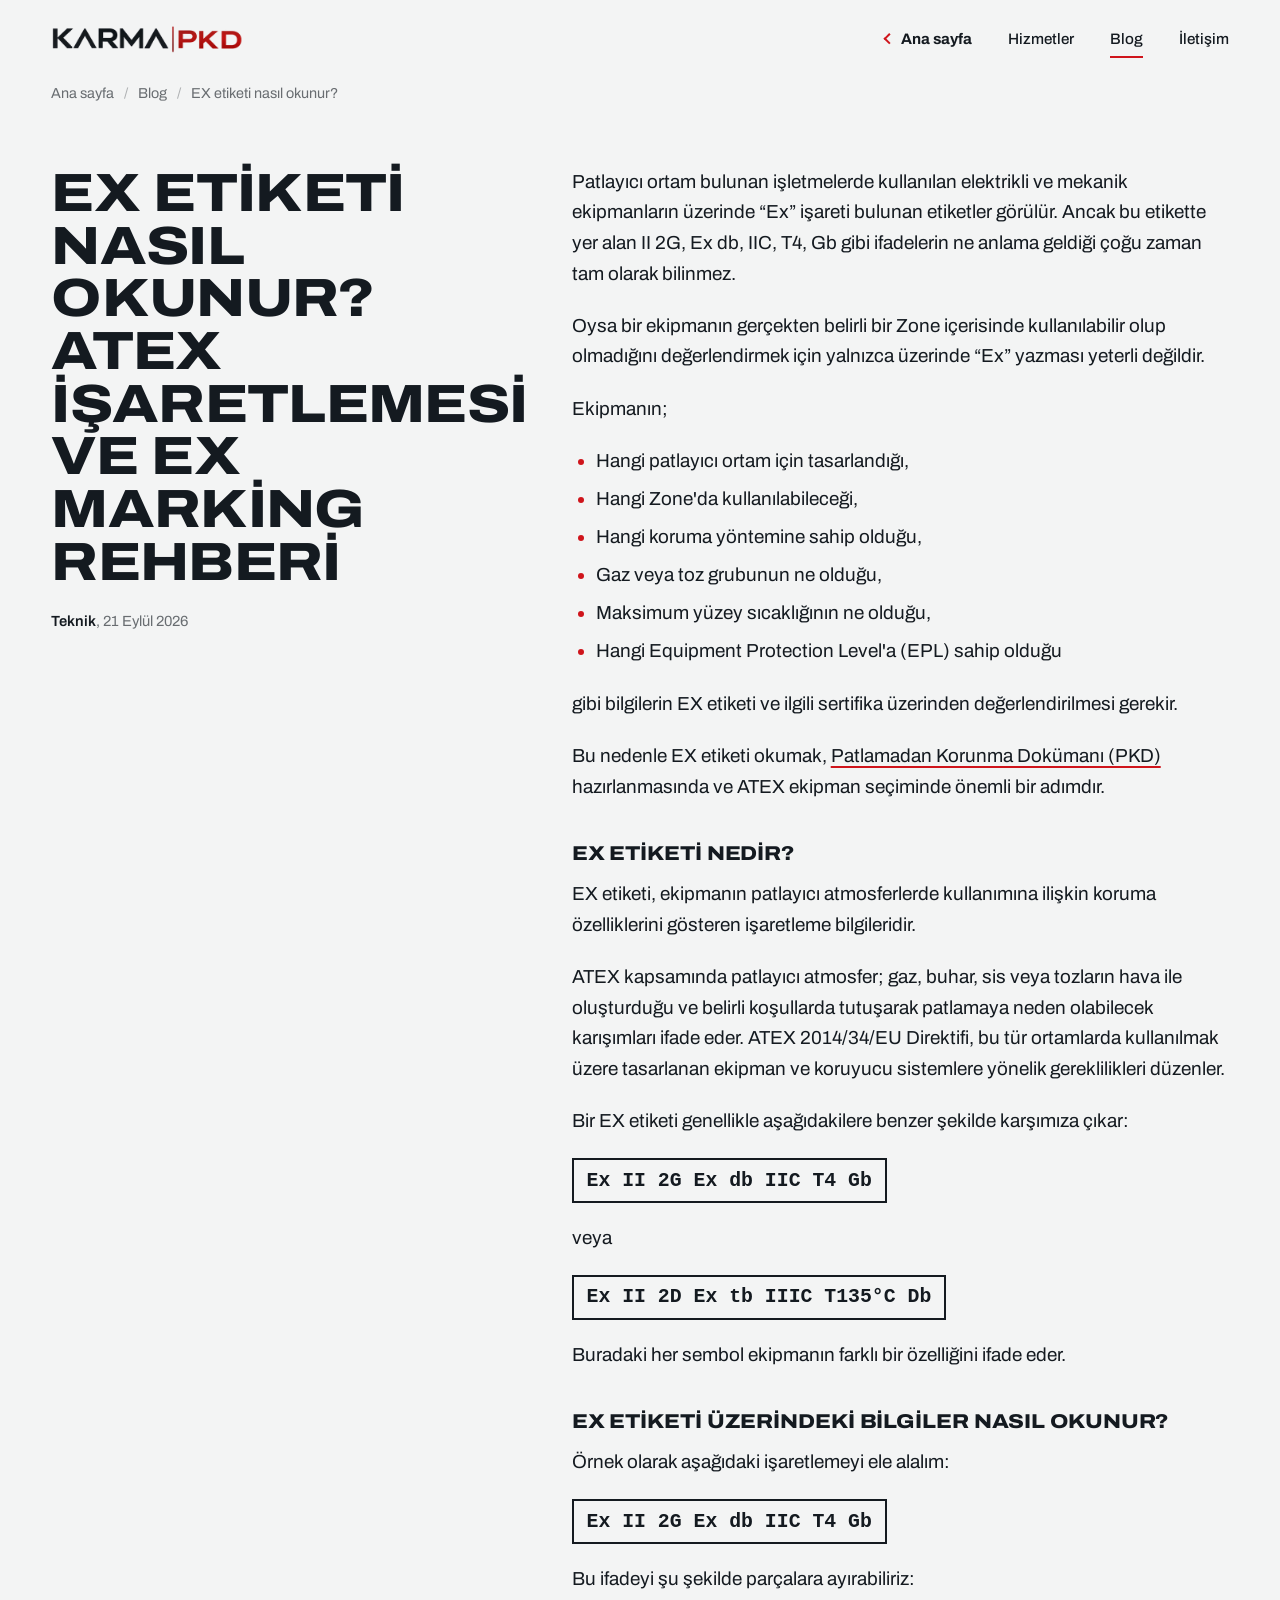
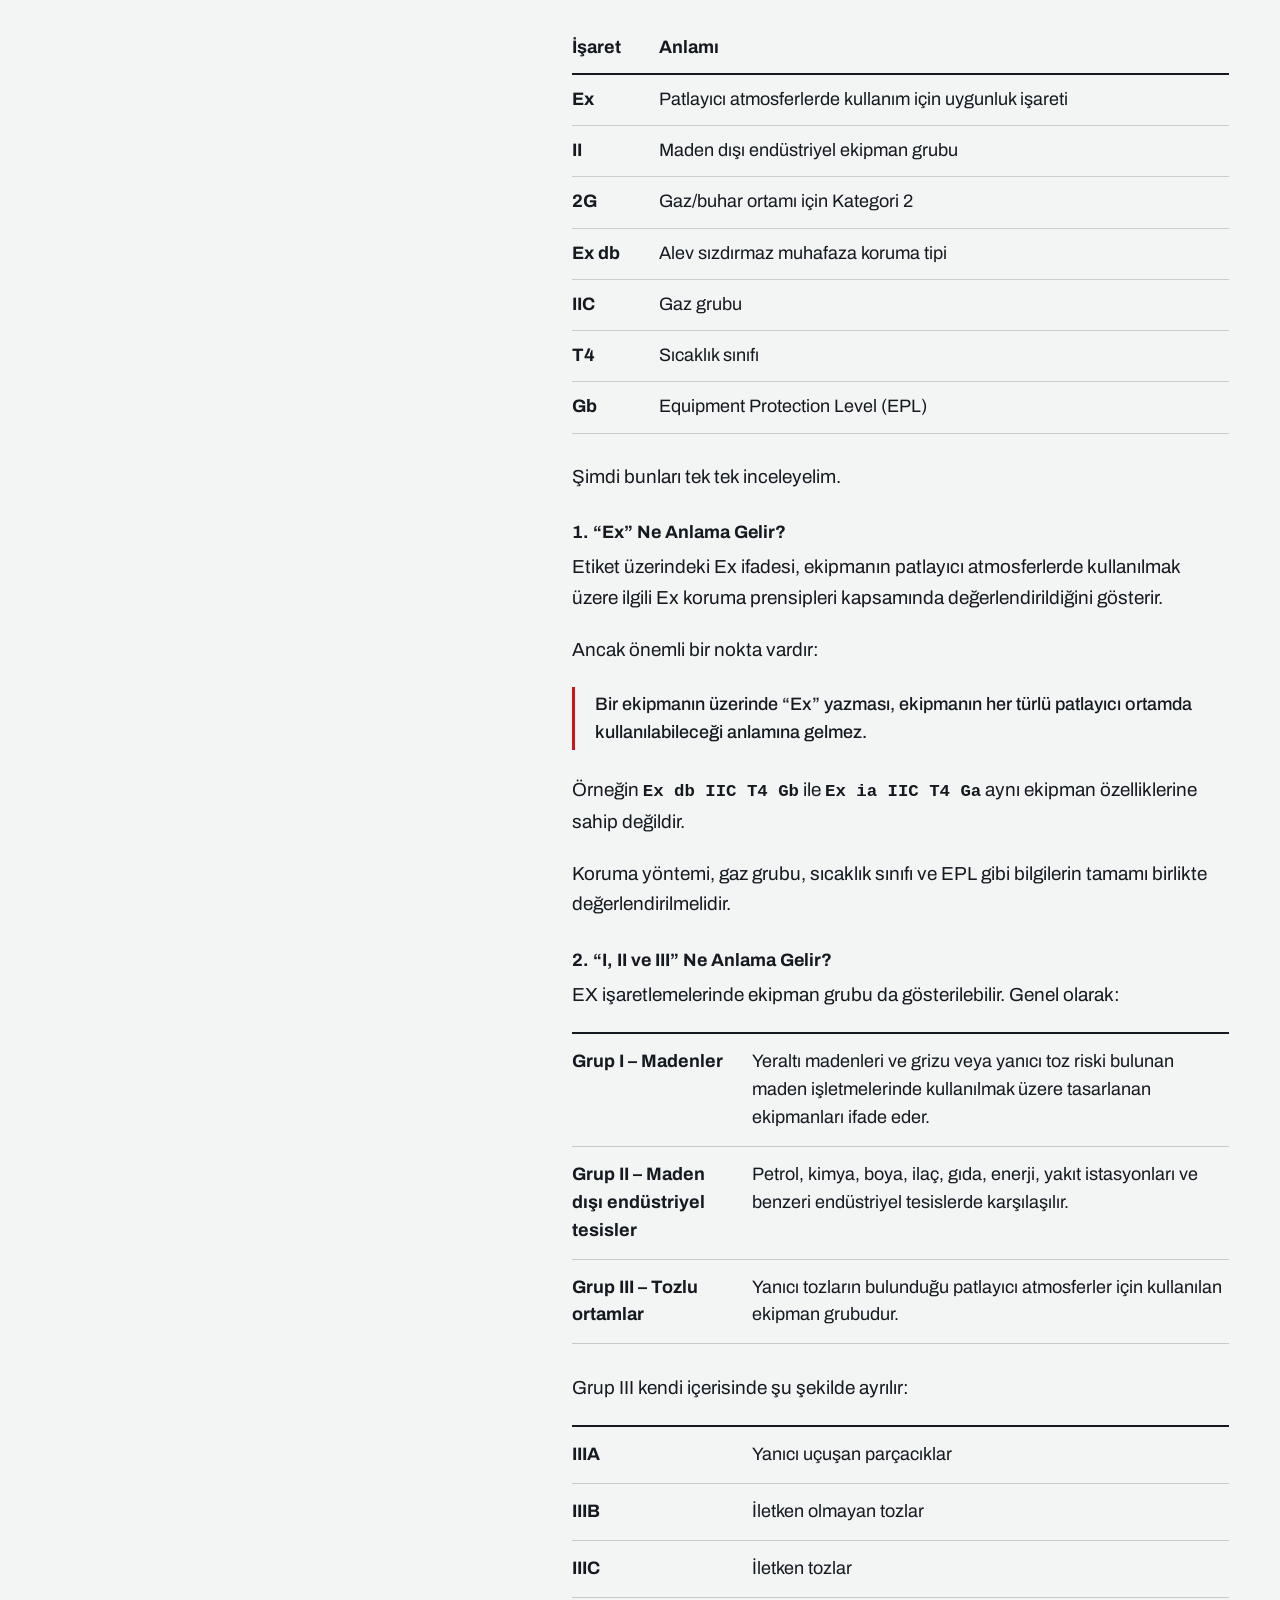
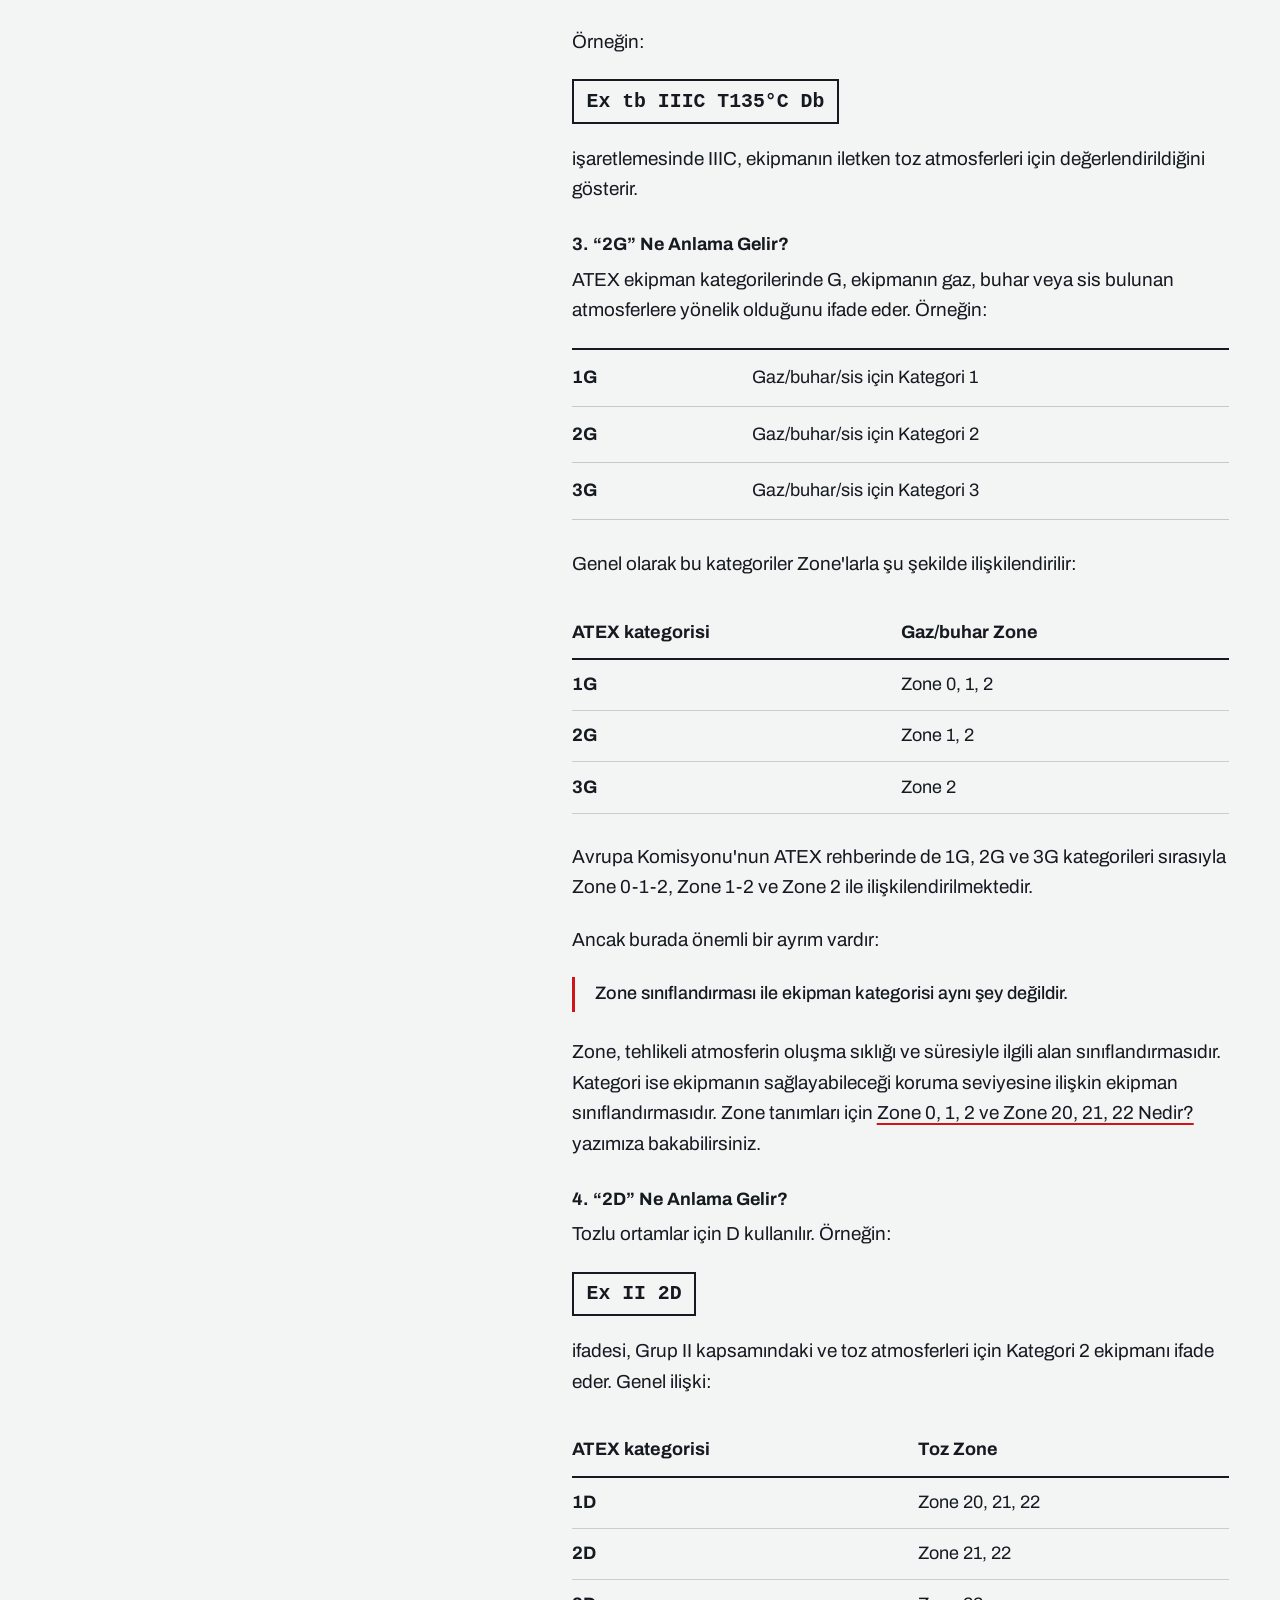
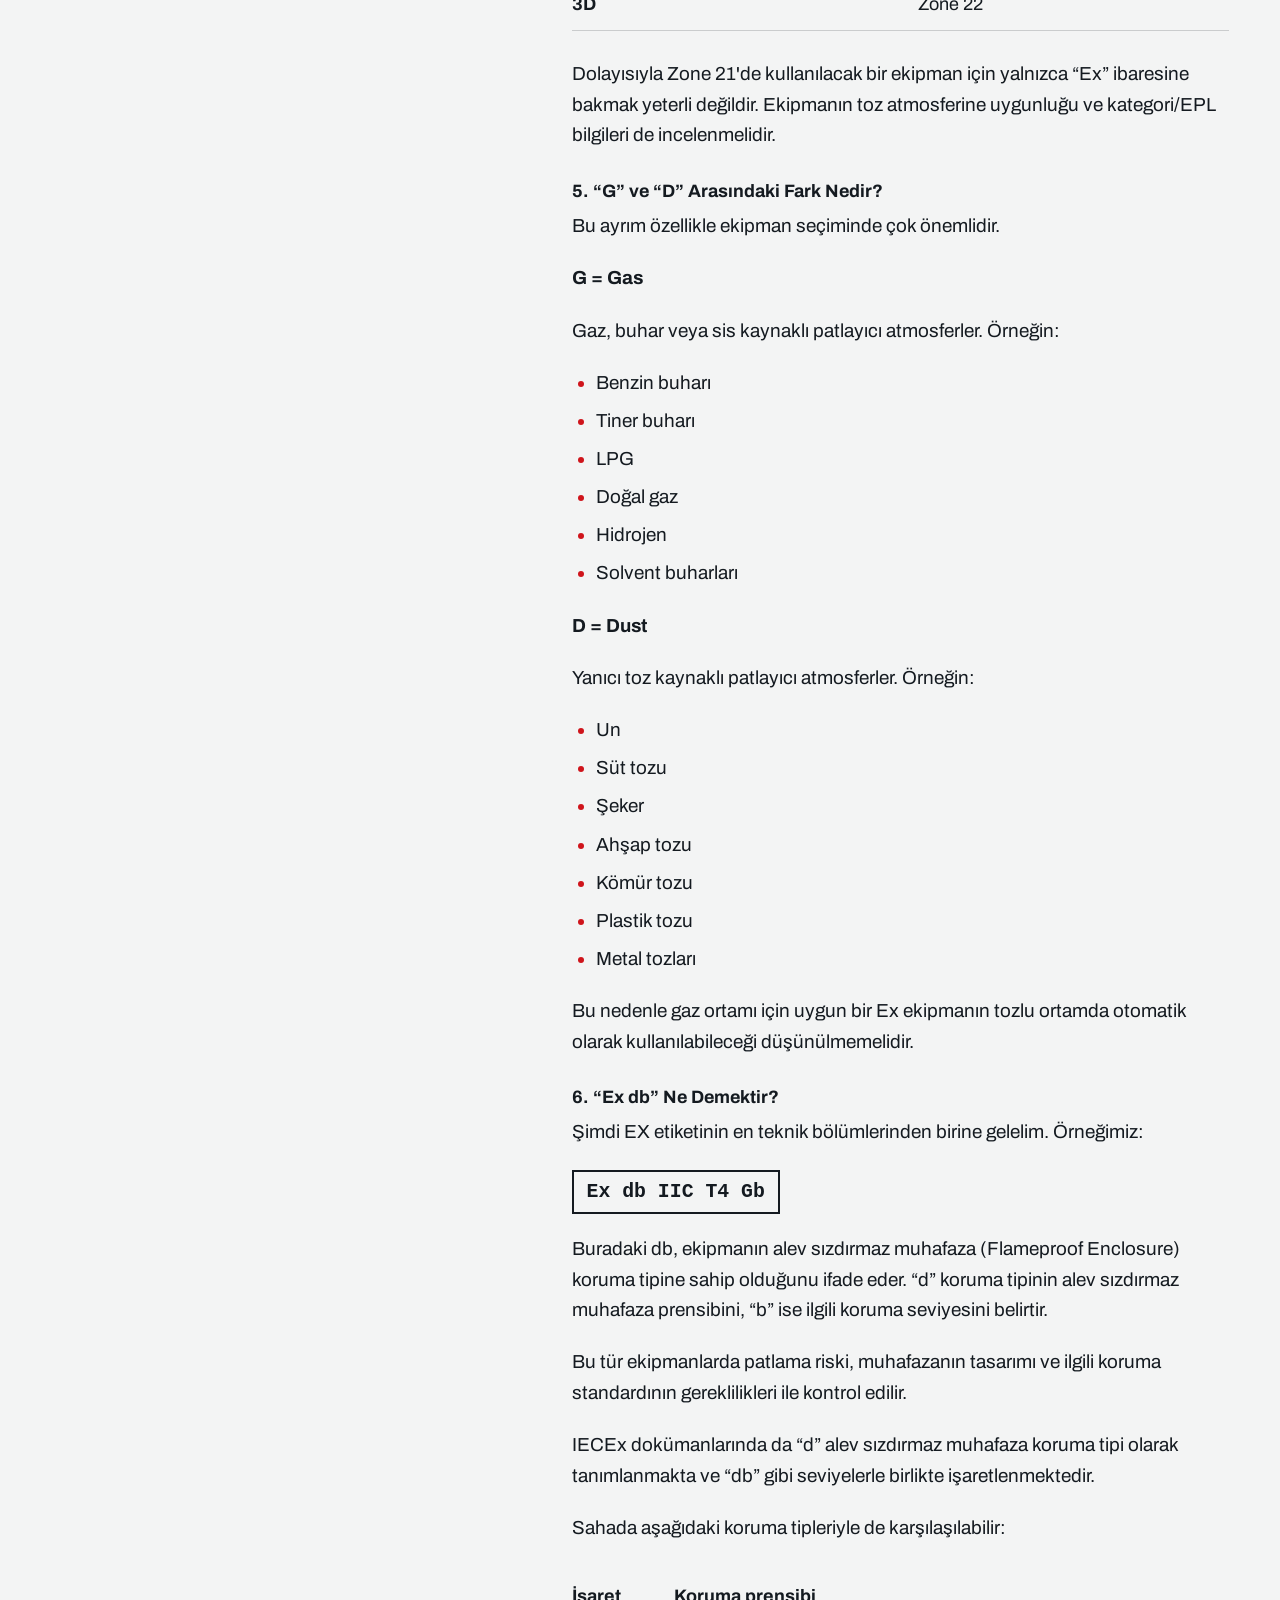
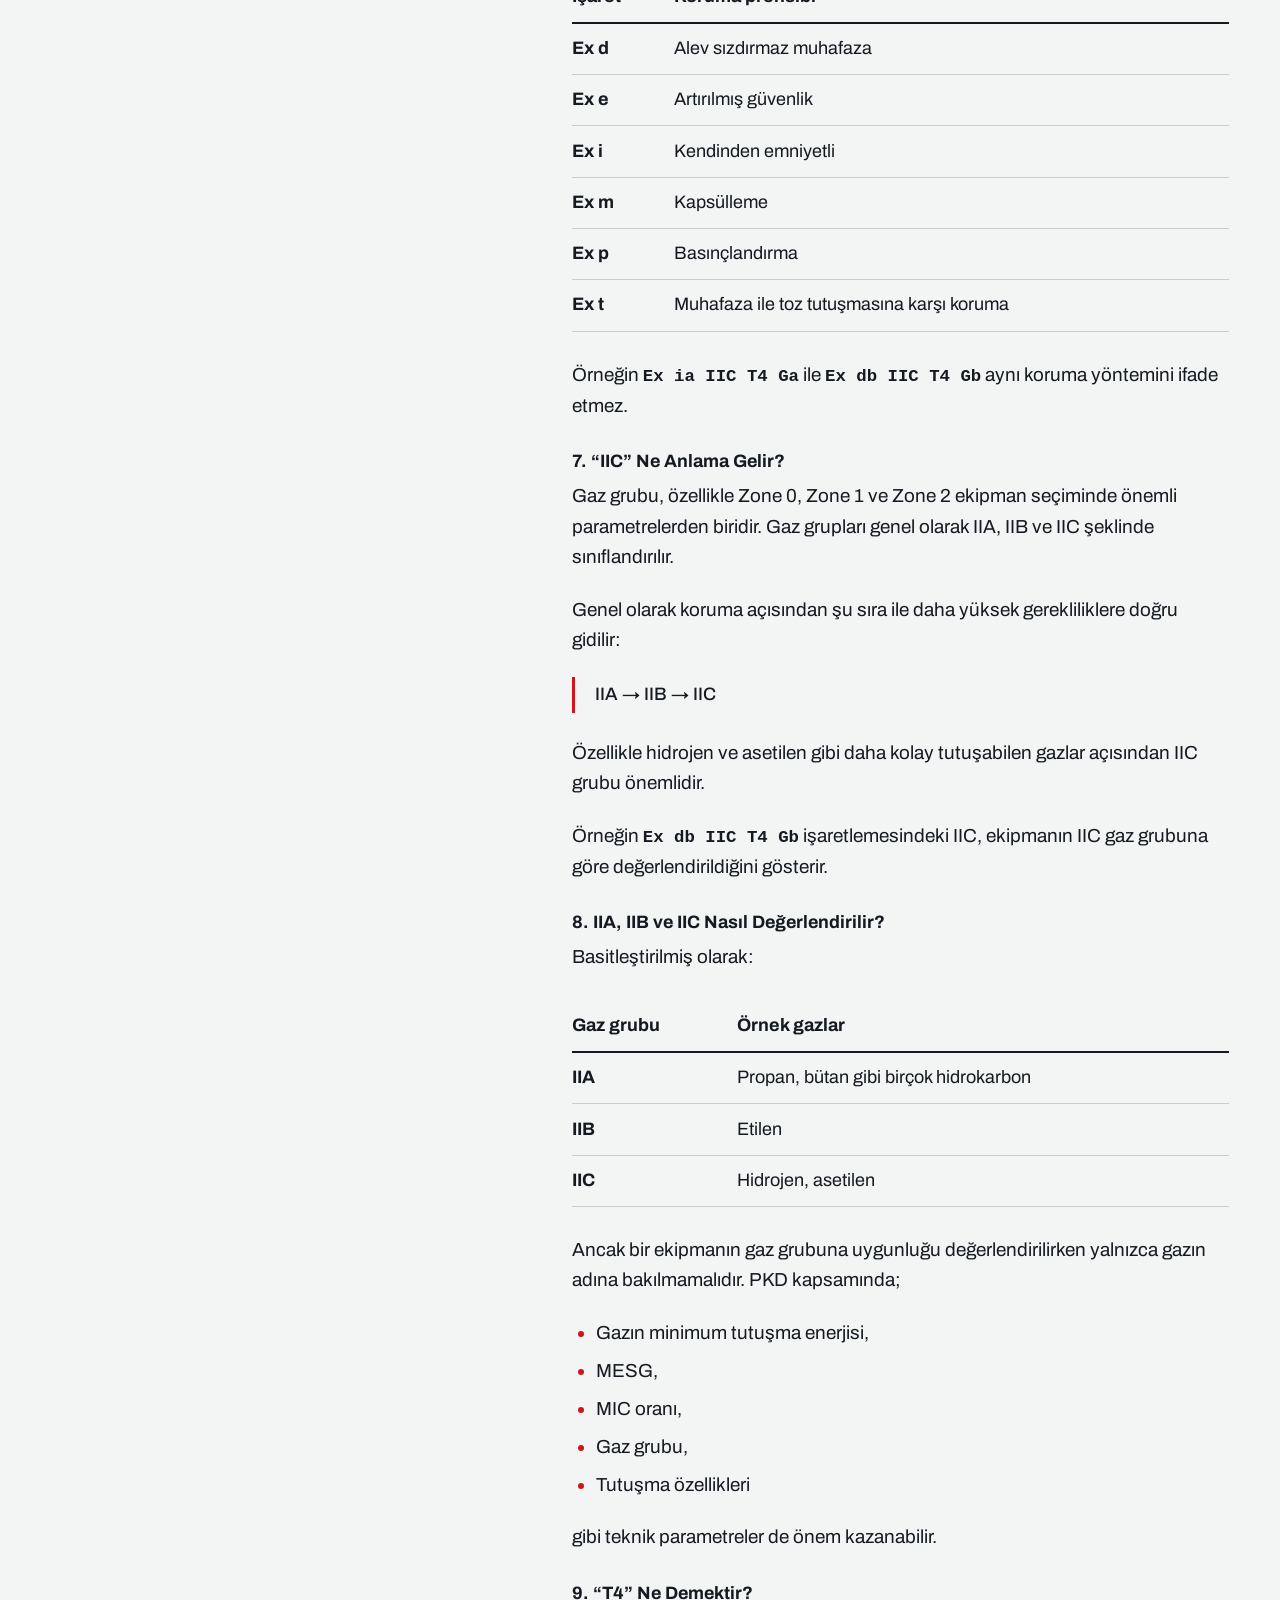
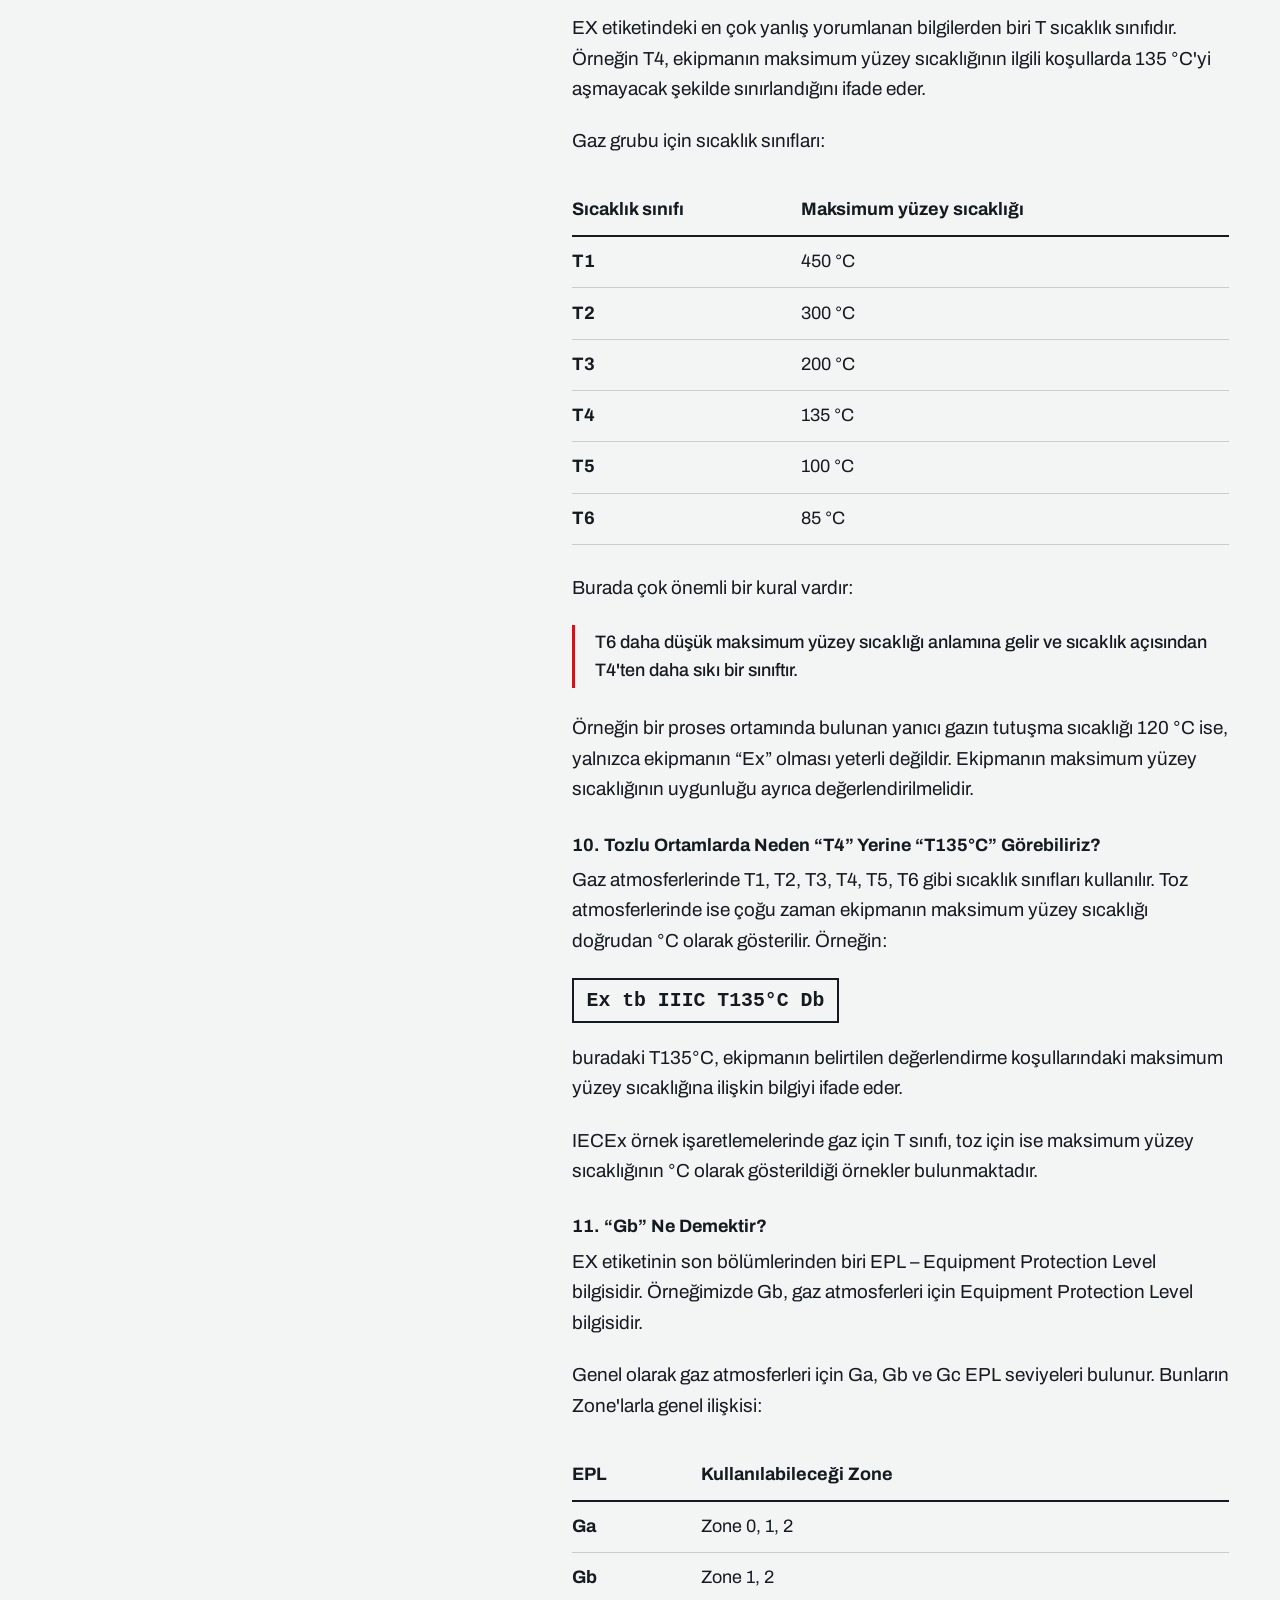
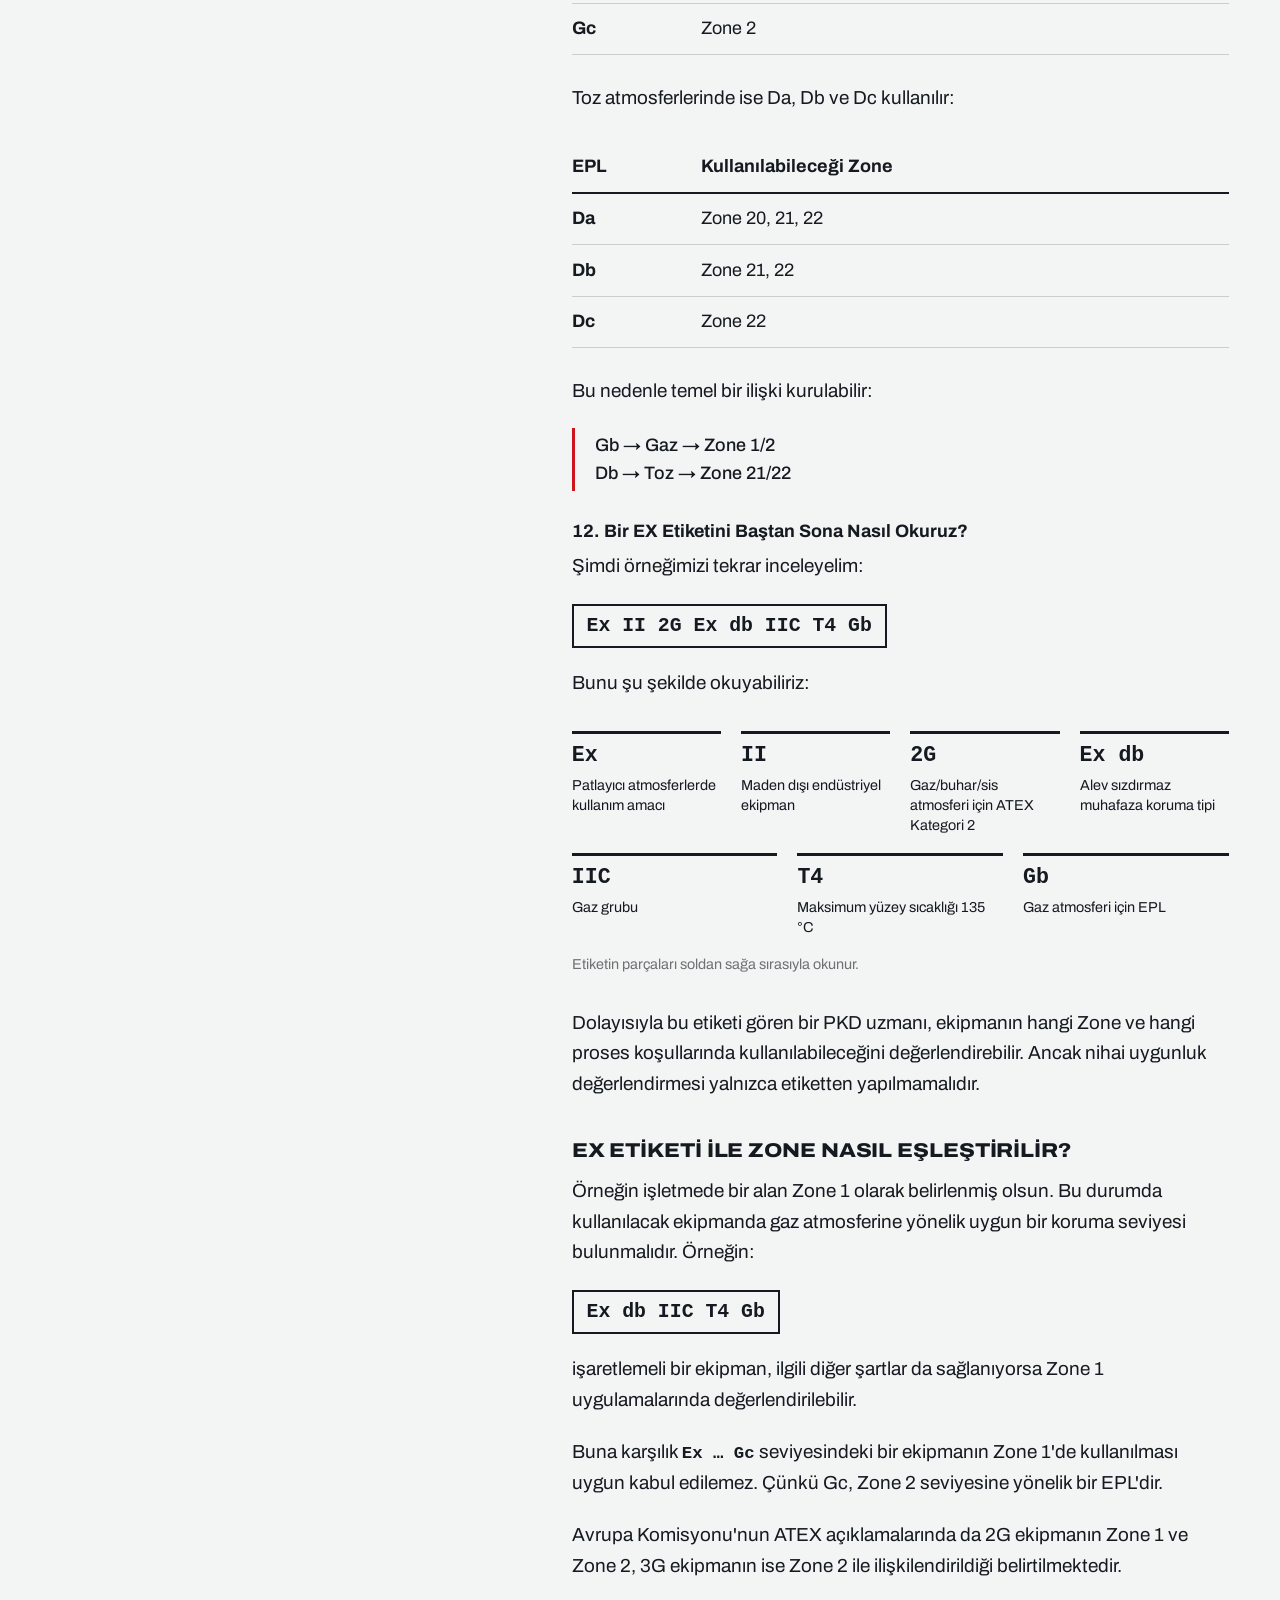
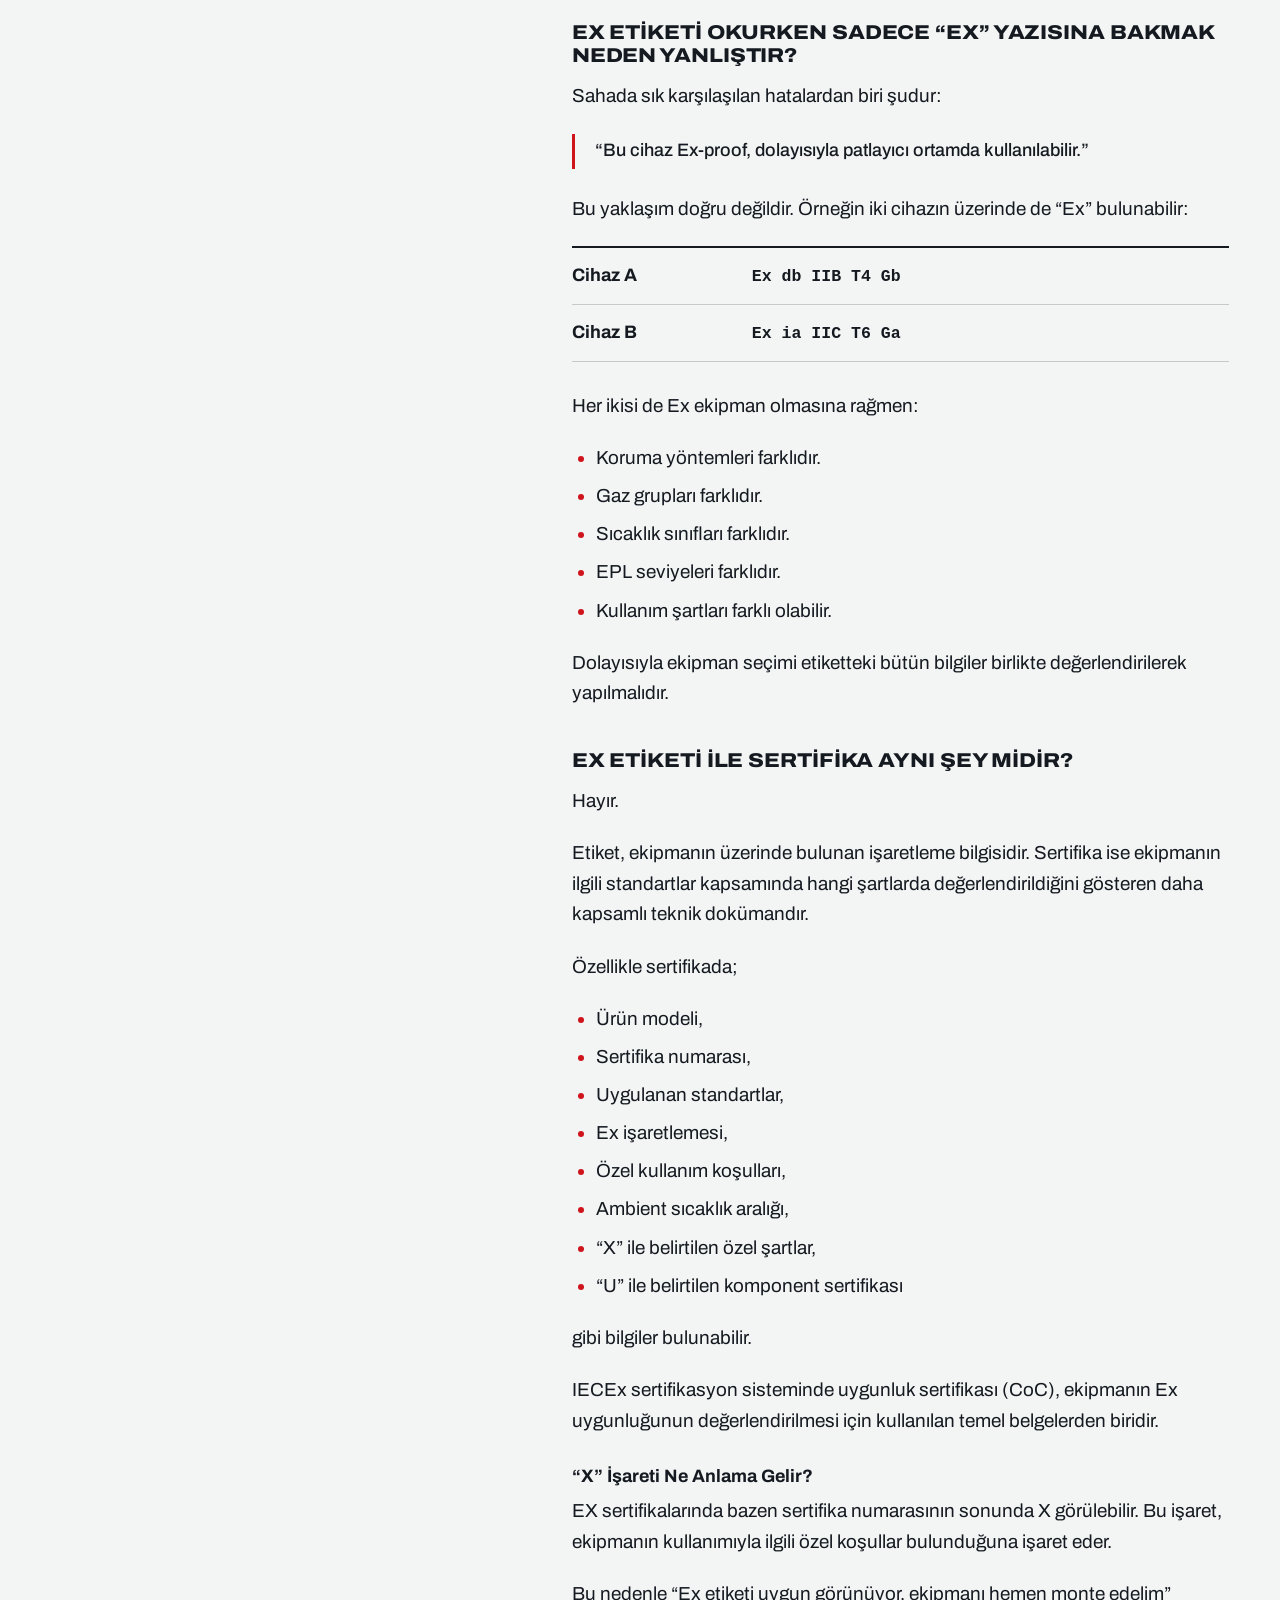
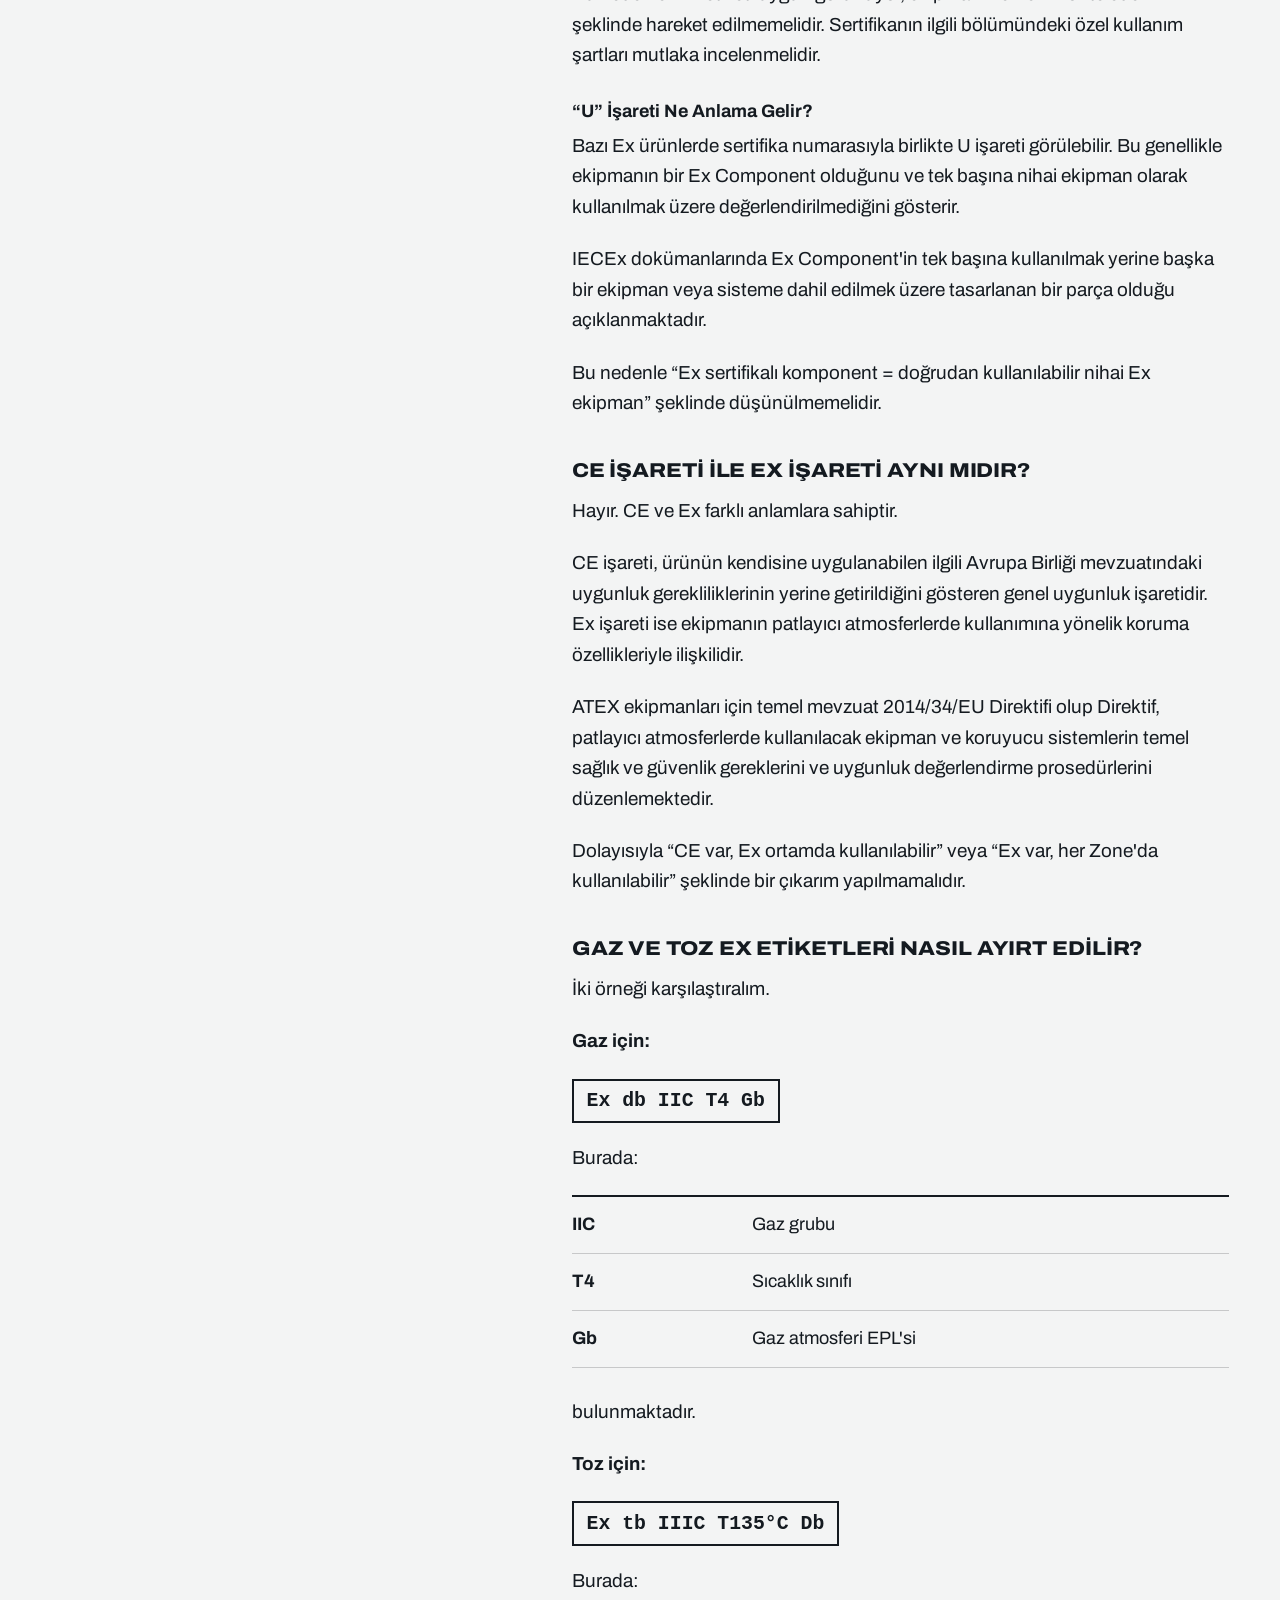
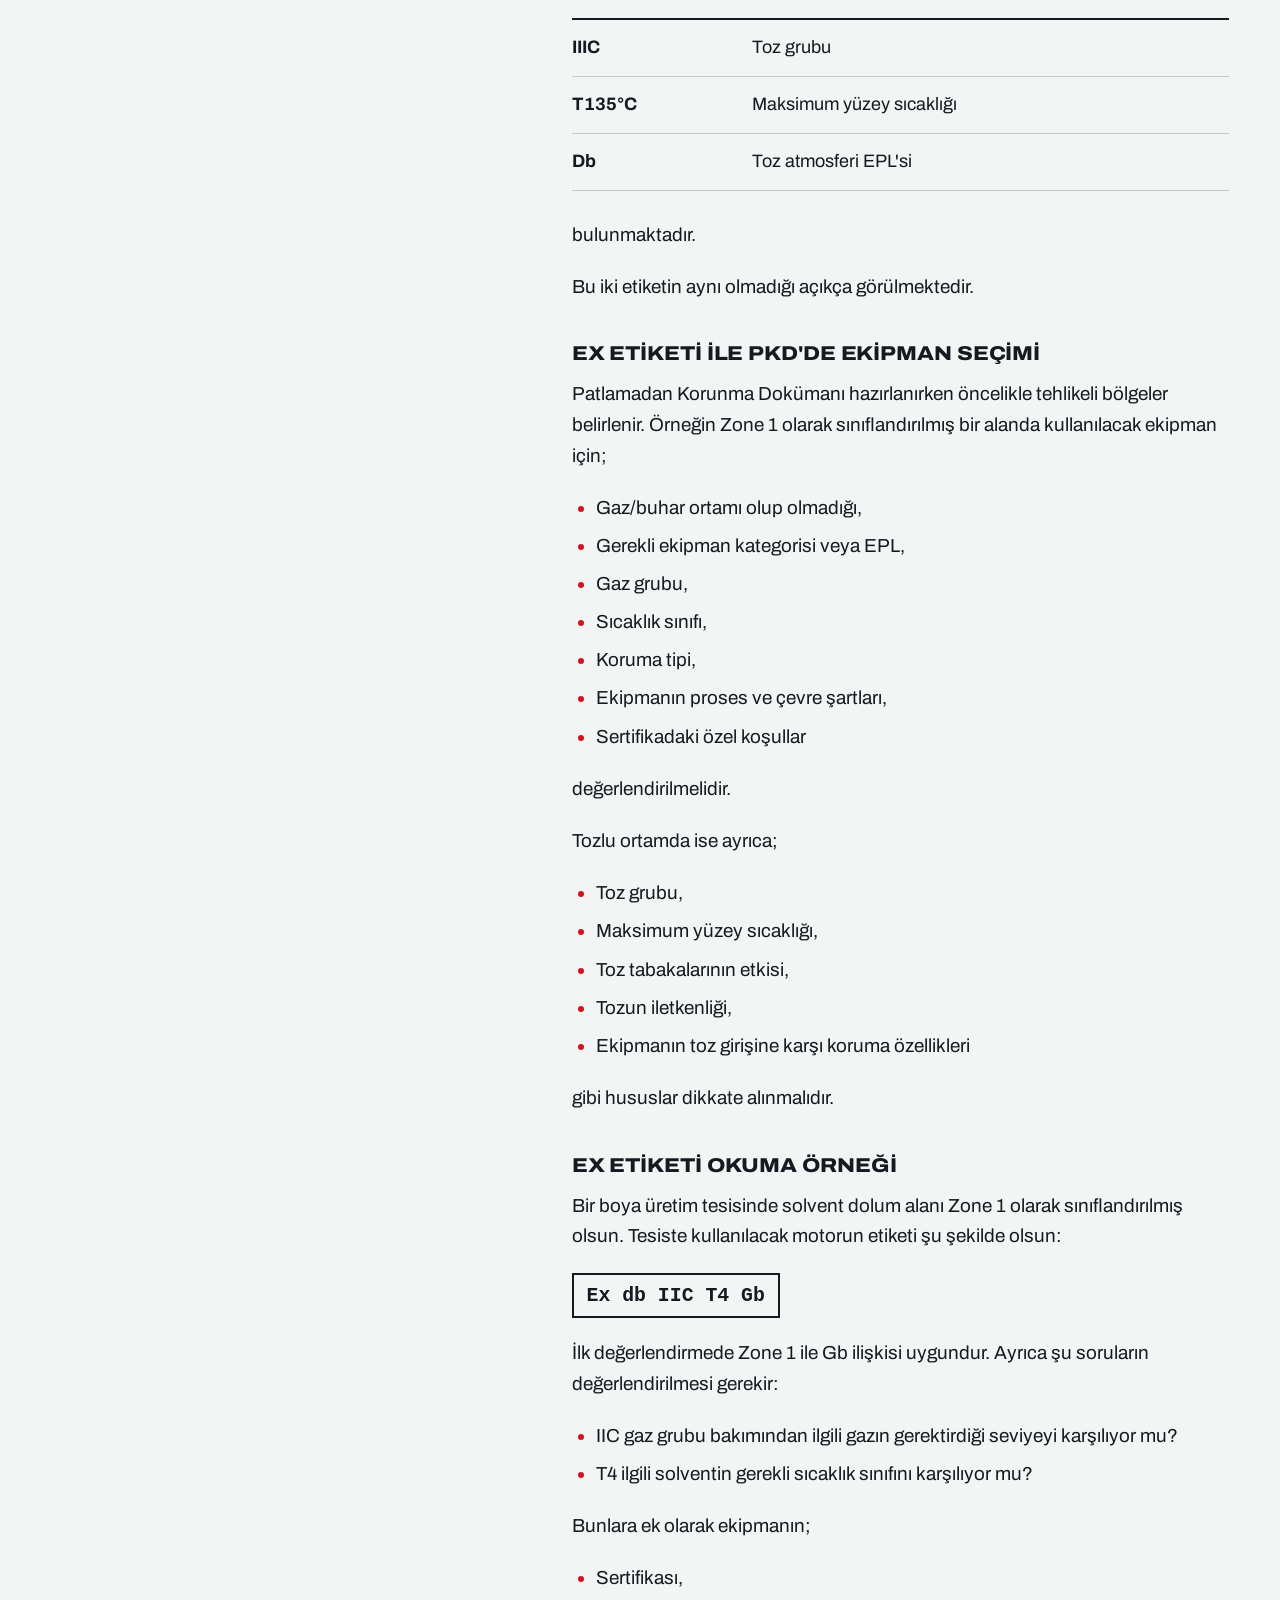
<file: blog/ex-etiketi-nasil-okunur.html>
<!DOCTYPE html>
<html lang="tr">
<head>
<meta charset="utf-8">
<meta name="viewport" content="width=device-width, initial-scale=1, viewport-fit=cover">
<meta name="theme-color" content="#f3f4f4">

<title>EX Etiketi Nasıl Okunur? ATEX İşaretlemesi Rehberi</title>
<meta name="description" content="EX etiketi nasıl okunur? Ex II 2G Ex db IIC T4 Gb örneğiyle kategori, koruma tipi, gaz grubu, sıcaklık sınıfı, EPL ve Zone eşleşmesi. X ve U işaretleri.">
<link rel="canonical" href="https://www.karmapkd.com/blog/ex-etiketi-nasil-okunur.html">

<meta property="og:type" content="article">
<meta property="og:locale" content="tr_TR">
<meta property="og:site_name" content="KARMA PKD">
<meta property="og:title" content="EX Etiketi Nasıl Okunur? ATEX İşaretlemesi ve EX Marking Rehberi">
<meta property="og:description" content="EX etiketi nasıl okunur? Ex II 2G Ex db IIC T4 Gb örneğiyle kategori, koruma tipi, gaz grubu, sıcaklık sınıfı, EPL ve Zone eşleşmesi. X ve U işaretleri.">
<meta property="og:url" content="https://www.karmapkd.com/blog/ex-etiketi-nasil-okunur.html">

<script type="application/ld+json">
{
  "@context": "https://schema.org",
  "@graph": [
    {
      "@type": "BlogPosting",
      "headline": "EX Etiketi Nasıl Okunur? ATEX İşaretlemesi ve EX Marking Rehberi",
      "description": "EX etiketi nasıl okunur? Ex II 2G Ex db IIC T4 Gb örneğiyle kategori, koruma tipi, gaz grubu, sıcaklık sınıfı, EPL ve Zone eşleşmesi. X ve U işaretleri.",
      "inLanguage": "tr",
      "datePublished": "2026-09-21",
      "dateModified": "2026-09-21",
      "author": { "@type": "Organization", "name": "KARMA PKD" },
      "publisher": {
        "@type": "Organization",
        "name": "KARMA PKD",
        "logo": { "@type": "ImageObject", "url": "https://www.karmapkd.com/blog/assets/logo-dark.png" }
      },
      "mainEntityOfPage": "https://www.karmapkd.com/blog/ex-etiketi-nasil-okunur.html"
    },
    {
      "@type": "BreadcrumbList",
      "itemListElement": [
        { "@type": "ListItem", "position": 1, "name": "Ana sayfa", "item": "https://www.karmapkd.com/" },
        { "@type": "ListItem", "position": 2, "name": "Blog", "item": "https://www.karmapkd.com/blog/" },
        { "@type": "ListItem", "position": 3, "name": "EX etiketi nasıl okunur?", "item": "https://www.karmapkd.com/blog/ex-etiketi-nasil-okunur.html" }
      ]
    }
  ]
}
</script>

<link rel="preconnect" href="https://fonts.googleapis.com">
<link rel="preconnect" href="https://fonts.gstatic.com" crossorigin>
<link href="https://fonts.googleapis.com/css2?family=Archivo:wdth,wght@62..125,100..900&display=swap" rel="stylesheet">
<link rel="stylesheet" href="blog.css">
<style>
  .post-body h2, .post-body h3 { scroll-margin-top: 5.5rem; }
  html { scroll-behavior: smooth; }
  @media (prefers-reduced-motion: reduce) { html { scroll-behavior: auto; } }

  /* Tablolar: dar ekranda yatay kayar, sayfayı taşırmaz */
  .post-body .tbl { overflow-x: auto; margin: 1.75rem 0; }
  .post-body table { border-collapse: collapse; width: 100%; min-width: 26rem; }
  .post-body th, .post-body td {
    text-align: left; vertical-align: top; padding: .7rem 1rem .7rem 0;
    border-bottom: 1px solid color-mix(in srgb, currentColor 18%, transparent);
  }
  .post-body th { font-weight: 700; border-bottom-width: 2px; border-bottom-color: currentColor; }
  .post-body td:first-child { font-weight: 700; white-space: nowrap; }

  /* Ex işaretlemeleri: etiket plakası gibi çerçeveli, eş aralıklı yazı */
  .post-body code {
    font-family: ui-monospace, SFMono-Regular, Menlo, Consolas, "Liberation Mono", monospace;
    font-size: .92em; font-weight: 600; overflow-wrap: anywhere;
  }
  .post-body .ex-line { margin: 1.25rem 0; }
  .post-body .ex-line code {
    display: inline-block; padding: .4rem .8rem; border: 2px solid currentColor;
    font-size: 1.05em; line-height: 1.4;
  }
  .post-body .ex-line .or { margin: 0 .6rem; }

  /* Bir işaretlemenin parça parça çözümü */
  .post-body figure.marking { margin: 2rem 0; }
  .post-body figure.marking .mk-row { display: flex; flex-wrap: wrap; gap: 1.1rem 1.25rem; }
  .post-body figure.marking .mk { flex: 1 1 7.5rem; min-width: 0; border-top: 3px solid currentColor; padding-top: .6rem; }
  .post-body figure.marking .mk strong {
    display: block; margin-bottom: .35rem; font-size: 1.35rem; line-height: 1.2;
    font-family: ui-monospace, SFMono-Regular, Menlo, Consolas, "Liberation Mono", monospace;
  }
  .post-body figure.marking .mk span { display: block; font-size: .9rem; line-height: 1.4; }
  .post-body figure.marking figcaption { margin-top: 1rem; }
</style>
</head>
<body>
<a class="skip" href="#icerik">İçeriğe geç</a>

<header class="bhdr">
  <a class="logo" href="../index.html" aria-label="KARMA PKD, ana sayfa"><span class="lg lg-dark" aria-hidden="true"></span></a>
  <nav class="bnav" aria-label="Ana menü">
    <a class="home" href="../index.html">Ana sayfa</a>
    <a href="../index.html#hizmetler">Hizmetler</a>
    <a href="index.html" aria-current="page">Blog</a>
    <a href="../index.html#iletisim">İletişim</a>
  </nav>
</header>

<nav class="crumbs" aria-label="Sayfa konumu">
  <ol>
    <li><a href="../index.html">Ana sayfa</a></li>
    <li><a href="index.html">Blog</a></li>
    <li aria-current="page">EX etiketi nasıl okunur?</li>
  </ol>
</nav>

<main id="icerik">
  <article class="post-wrap">
    <header class="post-head">
      <h1 class="disp">EX Etiketi Nasıl Okunur? ATEX İşaretlemesi ve EX Marking Rehberi</h1>
      <p class="meta"><a href="index.html">Teknik</a>, <time datetime="2026-09-21">21 Eylül 2026</time></p>
    </header>

    <div class="post-body">
      <p>Patlayıcı ortam bulunan işletmelerde kullanılan elektrikli ve mekanik ekipmanların üzerinde “Ex” işareti bulunan etiketler görülür. Ancak bu etikette yer alan II 2G, Ex db, IIC, T4, Gb gibi ifadelerin ne anlama geldiği çoğu zaman tam olarak bilinmez.</p>
      <p>Oysa bir ekipmanın gerçekten belirli bir Zone içerisinde kullanılabilir olup olmadığını değerlendirmek için yalnızca üzerinde “Ex” yazması yeterli değildir.</p>
      <p>Ekipmanın;</p>
      <ul>
        <li>Hangi patlayıcı ortam için tasarlandığı,</li>
        <li>Hangi Zone'da kullanılabileceği,</li>
        <li>Hangi koruma yöntemine sahip olduğu,</li>
        <li>Gaz veya toz grubunun ne olduğu,</li>
        <li>Maksimum yüzey sıcaklığının ne olduğu,</li>
        <li>Hangi Equipment Protection Level'a (EPL) sahip olduğu</li>
      </ul>
      <p>gibi bilgilerin EX etiketi ve ilgili sertifika üzerinden değerlendirilmesi gerekir.</p>
      <p>Bu nedenle EX etiketi okumak, <a href="patlamadan-korunma-dokumani-nedir.html">Patlamadan Korunma Dokümanı (PKD)</a> hazırlanmasında ve ATEX ekipman seçiminde önemli bir adımdır.</p>

      <h2 id="ex-etiketi-nedir">EX Etiketi Nedir?</h2>
      <p>EX etiketi, ekipmanın patlayıcı atmosferlerde kullanımına ilişkin koruma özelliklerini gösteren işaretleme bilgileridir.</p>
      <p>ATEX kapsamında patlayıcı atmosfer; gaz, buhar, sis veya tozların hava ile oluşturduğu ve belirli koşullarda tutuşarak patlamaya neden olabilecek karışımları ifade eder. ATEX 2014/34/EU Direktifi, bu tür ortamlarda kullanılmak üzere tasarlanan ekipman ve koruyucu sistemlere yönelik gereklilikleri düzenler.</p>
      <p>Bir EX etiketi genellikle aşağıdakilere benzer şekilde karşımıza çıkar:</p>
      <p class="ex-line"><code>Ex II 2G Ex db IIC T4 Gb</code></p>
      <p>veya</p>
      <p class="ex-line"><code>Ex II 2D Ex tb IIIC T135°C Db</code></p>
      <p>Buradaki her sembol ekipmanın farklı bir özelliğini ifade eder.</p>

      <h2 id="etiket-bilgileri">EX Etiketi Üzerindeki Bilgiler Nasıl Okunur?</h2>
      <p>Örnek olarak aşağıdaki işaretlemeyi ele alalım:</p>
      <p class="ex-line"><code>Ex II 2G Ex db IIC T4 Gb</code></p>
      <p>Bu ifadeyi şu şekilde parçalara ayırabiliriz:</p>
      <div class="tbl">
        <table>
          <thead><tr><th scope="col">İşaret</th><th scope="col">Anlamı</th></tr></thead>
          <tbody>
            <tr><td>Ex</td><td>Patlayıcı atmosferlerde kullanım için uygunluk işareti</td></tr>
            <tr><td>II</td><td>Maden dışı endüstriyel ekipman grubu</td></tr>
            <tr><td>2G</td><td>Gaz/buhar ortamı için Kategori 2</td></tr>
            <tr><td>Ex db</td><td>Alev sızdırmaz muhafaza koruma tipi</td></tr>
            <tr><td>IIC</td><td>Gaz grubu</td></tr>
            <tr><td>T4</td><td>Sıcaklık sınıfı</td></tr>
            <tr><td>Gb</td><td>Equipment Protection Level (EPL)</td></tr>
          </tbody>
        </table>
      </div>
      <p>Şimdi bunları tek tek inceleyelim.</p>

      <h3 id="ex-nedir">1. “Ex” Ne Anlama Gelir?</h3>
      <p>Etiket üzerindeki Ex ifadesi, ekipmanın patlayıcı atmosferlerde kullanılmak üzere ilgili Ex koruma prensipleri kapsamında değerlendirildiğini gösterir.</p>
      <p>Ancak önemli bir nokta vardır:</p>
      <blockquote>Bir ekipmanın üzerinde “Ex” yazması, ekipmanın her türlü patlayıcı ortamda kullanılabileceği anlamına gelmez.</blockquote>
      <p>Örneğin <code>Ex db IIC T4 Gb</code> ile <code>Ex ia IIC T4 Ga</code> aynı ekipman özelliklerine sahip değildir.</p>
      <p>Koruma yöntemi, gaz grubu, sıcaklık sınıfı ve EPL gibi bilgilerin tamamı birlikte değerlendirilmelidir.</p>

      <h3 id="ekipman-grubu">2. “I, II ve III” Ne Anlama Gelir?</h3>
      <p>EX işaretlemelerinde ekipman grubu da gösterilebilir. Genel olarak:</p>
      <dl>
        <div><dt>Grup I – Madenler</dt><dd>Yeraltı madenleri ve grizu veya yanıcı toz riski bulunan maden işletmelerinde kullanılmak üzere tasarlanan ekipmanları ifade eder.</dd></div>
        <div><dt>Grup II – Maden dışı endüstriyel tesisler</dt><dd>Petrol, kimya, boya, ilaç, gıda, enerji, yakıt istasyonları ve benzeri endüstriyel tesislerde karşılaşılır.</dd></div>
        <div><dt>Grup III – Tozlu ortamlar</dt><dd>Yanıcı tozların bulunduğu patlayıcı atmosferler için kullanılan ekipman grubudur.</dd></div>
      </dl>
      <p>Grup III kendi içerisinde şu şekilde ayrılır:</p>
      <dl>
        <div><dt>IIIA</dt><dd>Yanıcı uçuşan parçacıklar</dd></div>
        <div><dt>IIIB</dt><dd>İletken olmayan tozlar</dd></div>
        <div><dt>IIIC</dt><dd>İletken tozlar</dd></div>
      </dl>
      <p>Örneğin:</p>
      <p class="ex-line"><code>Ex tb IIIC T135°C Db</code></p>
      <p>işaretlemesinde IIIC, ekipmanın iletken toz atmosferleri için değerlendirildiğini gösterir.</p>

      <h3 id="kategori-2g">3. “2G” Ne Anlama Gelir?</h3>
      <p>ATEX ekipman kategorilerinde G, ekipmanın gaz, buhar veya sis bulunan atmosferlere yönelik olduğunu ifade eder. Örneğin:</p>
      <dl>
        <div><dt>1G</dt><dd>Gaz/buhar/sis için Kategori 1</dd></div>
        <div><dt>2G</dt><dd>Gaz/buhar/sis için Kategori 2</dd></div>
        <div><dt>3G</dt><dd>Gaz/buhar/sis için Kategori 3</dd></div>
      </dl>
      <p>Genel olarak bu kategoriler Zone'larla şu şekilde ilişkilendirilir:</p>
      <div class="tbl">
        <table>
          <thead><tr><th scope="col">ATEX kategorisi</th><th scope="col">Gaz/buhar Zone</th></tr></thead>
          <tbody>
            <tr><td>1G</td><td>Zone 0, 1, 2</td></tr>
            <tr><td>2G</td><td>Zone 1, 2</td></tr>
            <tr><td>3G</td><td>Zone 2</td></tr>
          </tbody>
        </table>
      </div>
      <p>Avrupa Komisyonu'nun ATEX rehberinde de 1G, 2G ve 3G kategorileri sırasıyla Zone 0-1-2, Zone 1-2 ve Zone 2 ile ilişkilendirilmektedir.</p>
      <p>Ancak burada önemli bir ayrım vardır:</p>
      <blockquote>Zone sınıflandırması ile ekipman kategorisi aynı şey değildir.</blockquote>
      <p>Zone, tehlikeli atmosferin oluşma sıklığı ve süresiyle ilgili alan sınıflandırmasıdır. Kategori ise ekipmanın sağlayabileceği koruma seviyesine ilişkin ekipman sınıflandırmasıdır. Zone tanımları için <a href="zone-0-1-2-20-21-22-nedir.html">Zone 0, 1, 2 ve Zone 20, 21, 22 Nedir?</a> yazımıza bakabilirsiniz.</p>

      <h3 id="kategori-2d">4. “2D” Ne Anlama Gelir?</h3>
      <p>Tozlu ortamlar için D kullanılır. Örneğin:</p>
      <p class="ex-line"><code>Ex II 2D</code></p>
      <p>ifadesi, Grup II kapsamındaki ve toz atmosferleri için Kategori 2 ekipmanı ifade eder. Genel ilişki:</p>
      <div class="tbl">
        <table>
          <thead><tr><th scope="col">ATEX kategorisi</th><th scope="col">Toz Zone</th></tr></thead>
          <tbody>
            <tr><td>1D</td><td>Zone 20, 21, 22</td></tr>
            <tr><td>2D</td><td>Zone 21, 22</td></tr>
            <tr><td>3D</td><td>Zone 22</td></tr>
          </tbody>
        </table>
      </div>
      <p>Dolayısıyla Zone 21'de kullanılacak bir ekipman için yalnızca “Ex” ibaresine bakmak yeterli değildir. Ekipmanın toz atmosferine uygunluğu ve kategori/EPL bilgileri de incelenmelidir.</p>

      <h3 id="g-d-fark">5. “G” ve “D” Arasındaki Fark Nedir?</h3>
      <p>Bu ayrım özellikle ekipman seçiminde çok önemlidir.</p>
      <p><strong>G = Gas</strong></p>
      <p>Gaz, buhar veya sis kaynaklı patlayıcı atmosferler. Örneğin:</p>
      <ul>
        <li>Benzin buharı</li>
        <li>Tiner buharı</li>
        <li>LPG</li>
        <li>Doğal gaz</li>
        <li>Hidrojen</li>
        <li>Solvent buharları</li>
      </ul>
      <p><strong>D = Dust</strong></p>
      <p>Yanıcı toz kaynaklı patlayıcı atmosferler. Örneğin:</p>
      <ul>
        <li>Un</li>
        <li>Süt tozu</li>
        <li>Şeker</li>
        <li>Ahşap tozu</li>
        <li>Kömür tozu</li>
        <li>Plastik tozu</li>
        <li>Metal tozları</li>
      </ul>
      <p>Bu nedenle gaz ortamı için uygun bir Ex ekipmanın tozlu ortamda otomatik olarak kullanılabileceği düşünülmemelidir.</p>

      <h3 id="ex-db">6. “Ex db” Ne Demektir?</h3>
      <p>Şimdi EX etiketinin en teknik bölümlerinden birine gelelim. Örneğimiz:</p>
      <p class="ex-line"><code>Ex db IIC T4 Gb</code></p>
      <p>Buradaki db, ekipmanın alev sızdırmaz muhafaza (Flameproof Enclosure) koruma tipine sahip olduğunu ifade eder. “d” koruma tipinin alev sızdırmaz muhafaza prensibini, “b” ise ilgili koruma seviyesini belirtir.</p>
      <p>Bu tür ekipmanlarda patlama riski, muhafazanın tasarımı ve ilgili koruma standardının gereklilikleri ile kontrol edilir.</p>
      <p>IECEx dokümanlarında da “d” alev sızdırmaz muhafaza koruma tipi olarak tanımlanmakta ve “db” gibi seviyelerle birlikte işaretlenmektedir.</p>
      <p>Sahada aşağıdaki koruma tipleriyle de karşılaşılabilir:</p>
      <div class="tbl">
        <table>
          <thead><tr><th scope="col">İşaret</th><th scope="col">Koruma prensibi</th></tr></thead>
          <tbody>
            <tr><td>Ex d</td><td>Alev sızdırmaz muhafaza</td></tr>
            <tr><td>Ex e</td><td>Artırılmış güvenlik</td></tr>
            <tr><td>Ex i</td><td>Kendinden emniyetli</td></tr>
            <tr><td>Ex m</td><td>Kapsülleme</td></tr>
            <tr><td>Ex p</td><td>Basınçlandırma</td></tr>
            <tr><td>Ex t</td><td>Muhafaza ile toz tutuşmasına karşı koruma</td></tr>
          </tbody>
        </table>
      </div>
      <p>Örneğin <code>Ex ia IIC T4 Ga</code> ile <code>Ex db IIC T4 Gb</code> aynı koruma yöntemini ifade etmez.</p>

      <h3 id="iic">7. “IIC” Ne Anlama Gelir?</h3>
      <p>Gaz grubu, özellikle Zone 0, Zone 1 ve Zone 2 ekipman seçiminde önemli parametrelerden biridir. Gaz grupları genel olarak IIA, IIB ve IIC şeklinde sınıflandırılır.</p>
      <p>Genel olarak koruma açısından şu sıra ile daha yüksek gerekliliklere doğru gidilir:</p>
      <blockquote>IIA → IIB → IIC</blockquote>
      <p>Özellikle hidrojen ve asetilen gibi daha kolay tutuşabilen gazlar açısından IIC grubu önemlidir.</p>
      <p>Örneğin <code>Ex db IIC T4 Gb</code> işaretlemesindeki IIC, ekipmanın IIC gaz grubuna göre değerlendirildiğini gösterir.</p>

      <h3 id="iia-iib-iic">8. IIA, IIB ve IIC Nasıl Değerlendirilir?</h3>
      <p>Basitleştirilmiş olarak:</p>
      <div class="tbl">
        <table>
          <thead><tr><th scope="col">Gaz grubu</th><th scope="col">Örnek gazlar</th></tr></thead>
          <tbody>
            <tr><td>IIA</td><td>Propan, bütan gibi birçok hidrokarbon</td></tr>
            <tr><td>IIB</td><td>Etilen</td></tr>
            <tr><td>IIC</td><td>Hidrojen, asetilen</td></tr>
          </tbody>
        </table>
      </div>
      <p>Ancak bir ekipmanın gaz grubuna uygunluğu değerlendirilirken yalnızca gazın adına bakılmamalıdır. PKD kapsamında;</p>
      <ul>
        <li>Gazın minimum tutuşma enerjisi,</li>
        <li>MESG,</li>
        <li>MIC oranı,</li>
        <li>Gaz grubu,</li>
        <li>Tutuşma özellikleri</li>
      </ul>
      <p>gibi teknik parametreler de önem kazanabilir.</p>

      <h3 id="t4">9. “T4” Ne Demektir?</h3>
      <p>EX etiketindeki en çok yanlış yorumlanan bilgilerden biri T sıcaklık sınıfıdır. Örneğin T4, ekipmanın maksimum yüzey sıcaklığının ilgili koşullarda 135 °C'yi aşmayacak şekilde sınırlandığını ifade eder.</p>
      <p>Gaz grubu için sıcaklık sınıfları:</p>
      <div class="tbl">
        <table>
          <thead><tr><th scope="col">Sıcaklık sınıfı</th><th scope="col">Maksimum yüzey sıcaklığı</th></tr></thead>
          <tbody>
            <tr><td>T1</td><td>450 °C</td></tr>
            <tr><td>T2</td><td>300 °C</td></tr>
            <tr><td>T3</td><td>200 °C</td></tr>
            <tr><td>T4</td><td>135 °C</td></tr>
            <tr><td>T5</td><td>100 °C</td></tr>
            <tr><td>T6</td><td>85 °C</td></tr>
          </tbody>
        </table>
      </div>
      <p>Burada çok önemli bir kural vardır:</p>
      <blockquote>T6 daha düşük maksimum yüzey sıcaklığı anlamına gelir ve sıcaklık açısından T4'ten daha sıkı bir sınıftır.</blockquote>
      <p>Örneğin bir proses ortamında bulunan yanıcı gazın tutuşma sıcaklığı 120 °C ise, yalnızca ekipmanın “Ex” olması yeterli değildir. Ekipmanın maksimum yüzey sıcaklığının uygunluğu ayrıca değerlendirilmelidir.</p>

      <h3 id="t135">10. Tozlu Ortamlarda Neden “T4” Yerine “T135°C” Görebiliriz?</h3>
      <p>Gaz atmosferlerinde T1, T2, T3, T4, T5, T6 gibi sıcaklık sınıfları kullanılır. Toz atmosferlerinde ise çoğu zaman ekipmanın maksimum yüzey sıcaklığı doğrudan °C olarak gösterilir. Örneğin:</p>
      <p class="ex-line"><code>Ex tb IIIC T135°C Db</code></p>
      <p>buradaki T135°C, ekipmanın belirtilen değerlendirme koşullarındaki maksimum yüzey sıcaklığına ilişkin bilgiyi ifade eder.</p>
      <p>IECEx örnek işaretlemelerinde gaz için T sınıfı, toz için ise maksimum yüzey sıcaklığının °C olarak gösterildiği örnekler bulunmaktadır.</p>

      <h3 id="gb">11. “Gb” Ne Demektir?</h3>
      <p>EX etiketinin son bölümlerinden biri EPL – Equipment Protection Level bilgisidir. Örneğimizde Gb, gaz atmosferleri için Equipment Protection Level bilgisidir.</p>
      <p>Genel olarak gaz atmosferleri için Ga, Gb ve Gc EPL seviyeleri bulunur. Bunların Zone'larla genel ilişkisi:</p>
      <div class="tbl">
        <table>
          <thead><tr><th scope="col">EPL</th><th scope="col">Kullanılabileceği Zone</th></tr></thead>
          <tbody>
            <tr><td>Ga</td><td>Zone 0, 1, 2</td></tr>
            <tr><td>Gb</td><td>Zone 1, 2</td></tr>
            <tr><td>Gc</td><td>Zone 2</td></tr>
          </tbody>
        </table>
      </div>
      <p>Toz atmosferlerinde ise Da, Db ve Dc kullanılır:</p>
      <div class="tbl">
        <table>
          <thead><tr><th scope="col">EPL</th><th scope="col">Kullanılabileceği Zone</th></tr></thead>
          <tbody>
            <tr><td>Da</td><td>Zone 20, 21, 22</td></tr>
            <tr><td>Db</td><td>Zone 21, 22</td></tr>
            <tr><td>Dc</td><td>Zone 22</td></tr>
          </tbody>
        </table>
      </div>
      <p>Bu nedenle temel bir ilişki kurulabilir:</p>
      <blockquote>Gb → Gaz → Zone 1/2<br>Db → Toz → Zone 21/22</blockquote>

      <h3 id="bastan-sona">12. Bir EX Etiketini Baştan Sona Nasıl Okuruz?</h3>
      <p>Şimdi örneğimizi tekrar inceleyelim:</p>
      <p class="ex-line"><code>Ex II 2G Ex db IIC T4 Gb</code></p>
      <p>Bunu şu şekilde okuyabiliriz:</p>
      <figure class="marking">
        <div class="mk-row">
          <div class="mk"><strong>Ex</strong><span>Patlayıcı atmosferlerde kullanım amacı</span></div>
          <div class="mk"><strong>II</strong><span>Maden dışı endüstriyel ekipman</span></div>
          <div class="mk"><strong>2G</strong><span>Gaz/buhar/sis atmosferi için ATEX Kategori 2</span></div>
          <div class="mk"><strong>Ex db</strong><span>Alev sızdırmaz muhafaza koruma tipi</span></div>
          <div class="mk"><strong>IIC</strong><span>Gaz grubu</span></div>
          <div class="mk"><strong>T4</strong><span>Maksimum yüzey sıcaklığı 135 °C</span></div>
          <div class="mk"><strong>Gb</strong><span>Gaz atmosferi için EPL</span></div>
        </div>
        <figcaption>Etiketin parçaları soldan sağa sırasıyla okunur.</figcaption>
      </figure>
      <p>Dolayısıyla bu etiketi gören bir PKD uzmanı, ekipmanın hangi Zone ve hangi proses koşullarında kullanılabileceğini değerlendirebilir. Ancak nihai uygunluk değerlendirmesi yalnızca etiketten yapılmamalıdır.</p>

      <h2 id="etiket-zone">EX Etiketi ile Zone Nasıl Eşleştirilir?</h2>
      <p>Örneğin işletmede bir alan Zone 1 olarak belirlenmiş olsun. Bu durumda kullanılacak ekipmanda gaz atmosferine yönelik uygun bir koruma seviyesi bulunmalıdır. Örneğin:</p>
      <p class="ex-line"><code>Ex db IIC T4 Gb</code></p>
      <p>işaretlemeli bir ekipman, ilgili diğer şartlar da sağlanıyorsa Zone 1 uygulamalarında değerlendirilebilir.</p>
      <p>Buna karşılık <code>Ex … Gc</code> seviyesindeki bir ekipmanın Zone 1'de kullanılması uygun kabul edilemez. Çünkü Gc, Zone 2 seviyesine yönelik bir EPL'dir.</p>
      <p>Avrupa Komisyonu'nun ATEX açıklamalarında da 2G ekipmanın Zone 1 ve Zone 2, 3G ekipmanın ise Zone 2 ile ilişkilendirildiği belirtilmektedir.</p>

      <h2 id="sadece-ex">EX Etiketi Okurken Sadece “Ex” Yazısına Bakmak Neden Yanlıştır?</h2>
      <p>Sahada sık karşılaşılan hatalardan biri şudur:</p>
      <blockquote>“Bu cihaz Ex-proof, dolayısıyla patlayıcı ortamda kullanılabilir.”</blockquote>
      <p>Bu yaklaşım doğru değildir. Örneğin iki cihazın üzerinde de “Ex” bulunabilir:</p>
      <dl>
        <div><dt>Cihaz A</dt><dd><code>Ex db IIB T4 Gb</code></dd></div>
        <div><dt>Cihaz B</dt><dd><code>Ex ia IIC T6 Ga</code></dd></div>
      </dl>
      <p>Her ikisi de Ex ekipman olmasına rağmen:</p>
      <ul>
        <li>Koruma yöntemleri farklıdır.</li>
        <li>Gaz grupları farklıdır.</li>
        <li>Sıcaklık sınıfları farklıdır.</li>
        <li>EPL seviyeleri farklıdır.</li>
        <li>Kullanım şartları farklı olabilir.</li>
      </ul>
      <p>Dolayısıyla ekipman seçimi etiketteki bütün bilgiler birlikte değerlendirilerek yapılmalıdır.</p>

      <h2 id="etiket-sertifika">EX Etiketi ile Sertifika Aynı Şey midir?</h2>
      <p>Hayır.</p>
      <p>Etiket, ekipmanın üzerinde bulunan işaretleme bilgisidir. Sertifika ise ekipmanın ilgili standartlar kapsamında hangi şartlarda değerlendirildiğini gösteren daha kapsamlı teknik dokümandır.</p>
      <p>Özellikle sertifikada;</p>
      <ul>
        <li>Ürün modeli,</li>
        <li>Sertifika numarası,</li>
        <li>Uygulanan standartlar,</li>
        <li>Ex işaretlemesi,</li>
        <li>Özel kullanım koşulları,</li>
        <li>Ambient sıcaklık aralığı,</li>
        <li>“X” ile belirtilen özel şartlar,</li>
        <li>“U” ile belirtilen komponent sertifikası</li>
      </ul>
      <p>gibi bilgiler bulunabilir.</p>
      <p>IECEx sertifikasyon sisteminde uygunluk sertifikası (CoC), ekipmanın Ex uygunluğunun değerlendirilmesi için kullanılan temel belgelerden biridir.</p>

      <h3 id="x-isareti">“X” İşareti Ne Anlama Gelir?</h3>
      <p>EX sertifikalarında bazen sertifika numarasının sonunda X görülebilir. Bu işaret, ekipmanın kullanımıyla ilgili özel koşullar bulunduğuna işaret eder.</p>
      <p>Bu nedenle “Ex etiketi uygun görünüyor, ekipmanı hemen monte edelim” şeklinde hareket edilmemelidir. Sertifikanın ilgili bölümündeki özel kullanım şartları mutlaka incelenmelidir.</p>

      <h3 id="u-isareti">“U” İşareti Ne Anlama Gelir?</h3>
      <p>Bazı Ex ürünlerde sertifika numarasıyla birlikte U işareti görülebilir. Bu genellikle ekipmanın bir Ex Component olduğunu ve tek başına nihai ekipman olarak kullanılmak üzere değerlendirilmediğini gösterir.</p>
      <p>IECEx dokümanlarında Ex Component'in tek başına kullanılmak yerine başka bir ekipman veya sisteme dahil edilmek üzere tasarlanan bir parça olduğu açıklanmaktadır.</p>
      <p>Bu nedenle “Ex sertifikalı komponent = doğrudan kullanılabilir nihai Ex ekipman” şeklinde düşünülmemelidir.</p>

      <h2 id="ce-ex">CE İşareti ile Ex İşareti Aynı mıdır?</h2>
      <p>Hayır. CE ve Ex farklı anlamlara sahiptir.</p>
      <p>CE işareti, ürünün kendisine uygulanabilen ilgili Avrupa Birliği mevzuatındaki uygunluk gerekliliklerinin yerine getirildiğini gösteren genel uygunluk işaretidir. Ex işareti ise ekipmanın patlayıcı atmosferlerde kullanımına yönelik koruma özellikleriyle ilişkilidir.</p>
      <p>ATEX ekipmanları için temel mevzuat 2014/34/EU Direktifi olup Direktif, patlayıcı atmosferlerde kullanılacak ekipman ve koruyucu sistemlerin temel sağlık ve güvenlik gereklerini ve uygunluk değerlendirme prosedürlerini düzenlemektedir.</p>
      <p>Dolayısıyla “CE var, Ex ortamda kullanılabilir” veya “Ex var, her Zone'da kullanılabilir” şeklinde bir çıkarım yapılmamalıdır.</p>

      <h2 id="gaz-toz-etiket">Gaz ve Toz EX Etiketleri Nasıl Ayırt Edilir?</h2>
      <p>İki örneği karşılaştıralım.</p>
      <p><strong>Gaz için:</strong></p>
      <p class="ex-line"><code>Ex db IIC T4 Gb</code></p>
      <p>Burada:</p>
      <dl>
        <div><dt>IIC</dt><dd>Gaz grubu</dd></div>
        <div><dt>T4</dt><dd>Sıcaklık sınıfı</dd></div>
        <div><dt>Gb</dt><dd>Gaz atmosferi EPL'si</dd></div>
      </dl>
      <p>bulunmaktadır.</p>
      <p><strong>Toz için:</strong></p>
      <p class="ex-line"><code>Ex tb IIIC T135°C Db</code></p>
      <p>Burada:</p>
      <dl>
        <div><dt>IIIC</dt><dd>Toz grubu</dd></div>
        <div><dt>T135°C</dt><dd>Maksimum yüzey sıcaklığı</dd></div>
        <div><dt>Db</dt><dd>Toz atmosferi EPL'si</dd></div>
      </dl>
      <p>bulunmaktadır.</p>
      <p>Bu iki etiketin aynı olmadığı açıkça görülmektedir.</p>

      <h2 id="pkd-ekipman">EX Etiketi ile PKD'de Ekipman Seçimi</h2>
      <p>Patlamadan Korunma Dokümanı hazırlanırken öncelikle tehlikeli bölgeler belirlenir. Örneğin Zone 1 olarak sınıflandırılmış bir alanda kullanılacak ekipman için;</p>
      <ul>
        <li>Gaz/buhar ortamı olup olmadığı,</li>
        <li>Gerekli ekipman kategorisi veya EPL,</li>
        <li>Gaz grubu,</li>
        <li>Sıcaklık sınıfı,</li>
        <li>Koruma tipi,</li>
        <li>Ekipmanın proses ve çevre şartları,</li>
        <li>Sertifikadaki özel koşullar</li>
      </ul>
      <p>değerlendirilmelidir.</p>
      <p>Tozlu ortamda ise ayrıca;</p>
      <ul>
        <li>Toz grubu,</li>
        <li>Maksimum yüzey sıcaklığı,</li>
        <li>Toz tabakalarının etkisi,</li>
        <li>Tozun iletkenliği,</li>
        <li>Ekipmanın toz girişine karşı koruma özellikleri</li>
      </ul>
      <p>gibi hususlar dikkate alınmalıdır.</p>

      <h2 id="okuma-ornegi">EX Etiketi Okuma Örneği</h2>
      <p>Bir boya üretim tesisinde solvent dolum alanı Zone 1 olarak sınıflandırılmış olsun. Tesiste kullanılacak motorun etiketi şu şekilde olsun:</p>
      <p class="ex-line"><code>Ex db IIC T4 Gb</code></p>
      <p>İlk değerlendirmede Zone 1 ile Gb ilişkisi uygundur. Ayrıca şu soruların değerlendirilmesi gerekir:</p>
      <ul>
        <li>IIC gaz grubu bakımından ilgili gazın gerektirdiği seviyeyi karşılıyor mu?</li>
        <li>T4 ilgili solventin gerekli sıcaklık sınıfını karşılıyor mu?</li>
      </ul>
      <p>Bunlara ek olarak ekipmanın;</p>
      <ul>
        <li>Sertifikası,</li>
        <li>Model numarası,</li>
        <li>Ortam sıcaklığı,</li>
        <li>Özel kullanım şartları,</li>
        <li>Montaj şekli,</li>
        <li>Kablo rakorları ve diğer bağlantı elemanları</li>
      </ul>
      <p>da incelenmelidir.</p>
      <p>Yani yalnızca etiketteki “Ex” kelimesine bakılarak ekipman seçimi yapılmaz.</p>

      <h2 id="hatalar">EX Ekipman Seçiminde En Sık Yapılan Hatalar</h2>

      <h3>1. Sadece “Ex” yazısına bakmak</h3>
      <p>Yanlış. Etiketin tamamı değerlendirilmelidir.</p>

      <h3>2. Zone 1'e Zone 2 ekipmanı koymak</h3>
      <p>Ekipmanın EPL/kategori seviyesi Zone gerekliliğini karşılamalıdır.</p>

      <h3>3. Gaz ekipmanını toz ortamında kullanmak</h3>
      <p>Gaz ve toz için işaretleme sistemi farklıdır.</p>

      <h3>4. Sıcaklık sınıfını kontrol etmemek</h3>
      <p>T sınıfı, ekipmanın yüzey sıcaklığı açısından kritik bir parametredir.</p>

      <h3>5. Gaz grubunu dikkate almamak</h3>
      <p>IIA, IIB ve IIC arasında önemli farklar vardır.</p>

      <h3>6. Sertifikayı incelememek</h3>
      <p>Etiket üzerinde “X” gibi özel kullanım koşulları bulunabileceği gibi sertifika, ekipmanın kullanımına ilişkin ek bilgiler içerebilir.</p>

      <h3>7. Ex komponenti nihai ekipman olarak kabul etmek</h3>
      <p>“U” işaretli komponentlerin kullanım amacı ve sertifika şartları ayrıca değerlendirilmelidir.</p>

      <h2 id="kontrol-listesi">EX Etiketi Okuma İçin Pratik Kontrol Listesi</h2>
      <p>Bir ekipmanın EX etiketini incelerken aşağıdaki sırayı kullanabilirsiniz:</p>
      <ol>
        <li><strong>Ekipman gaz mı, toz mu?</strong><br>G / D</li>
        <li><strong>Hangi ekipman grubunda?</strong><br>I / II / III</li>
        <li><strong>ATEX kategorisi nedir?</strong><br>1G / 2G / 3G / 1D / 2D / 3D</li>
        <li><strong>Koruma tipi nedir?</strong><br>Örneğin: Ex d, Ex e, Ex i, Ex t</li>
        <li><strong>Gaz veya toz grubu nedir?</strong><br>Örneğin: IIC / IIIB / IIIC</li>
        <li><strong>Sıcaklık sınıfı veya maksimum yüzey sıcaklığı nedir?</strong><br>Örneğin: T4 / T6 / T135°C</li>
        <li><strong>EPL nedir?</strong><br>Örneğin: Ga / Gb / Gc / Da / Db / Dc</li>
        <li><strong>Sertifika mevcut mu?</strong><br>Model ve sertifika numarası kontrol edilmelidir.</li>
        <li><strong>Sertifikada özel koşul var mı?</strong><br>X işareti ve sertifika şartları incelenmelidir.</li>
        <li><strong>Ekipman gerçekten kurulacağı Zone için uygun mu?</strong><br>Son karar, ekipmanın tüm teknik özellikleri ile PKD'de belirlenen Zone ve proses koşullarının birlikte değerlendirilmesiyle verilmelidir.</li>
      </ol>

      <h2 id="sonuc">Sonuç: EX Etiketi Nasıl Okunur?</h2>
      <p>EX etiketi, patlayıcı ortamlarda kullanılacak ekipmanın teknik özellikleri hakkında önemli bilgiler verir. Örneğin:</p>
      <p class="ex-line"><code>Ex II 2G Ex db IIC T4 Gb</code></p>
      <p>işaretlemesini gördüğümüzde;</p>
      <dl>
        <div><dt>II</dt><dd>Maden dışı endüstriyel ekipman</dd></div>
        <div><dt>2G</dt><dd>Gaz/buhar/sis için Kategori 2</dd></div>
        <div><dt>db</dt><dd>Alev sızdırmaz muhafaza koruması</dd></div>
        <div><dt>IIC</dt><dd>Gaz grubu</dd></div>
        <div><dt>T4</dt><dd>135 °C maksimum yüzey sıcaklığı sınıfı</dd></div>
        <div><dt>Gb</dt><dd>Gaz atmosferi için EPL</dd></div>
      </dl>
      <p>gibi bilgileri okuyabiliriz.</p>
      <p>Ancak EX ekipman seçimi yalnızca etiketi okumaktan ibaret değildir. Şu bilgiler birlikte değerlendirilmelidir:</p>
      <blockquote>Zone sınıfı + ekipman kategorisi/EPL + koruma tipi + gaz/toz grubu + sıcaklık sınıfı/maksimum yüzey sıcaklığı + sertifika şartları + proses koşulları</blockquote>
      <p>Özellikle Patlamadan Korunma Dokümanı (PKD) hazırlanırken ekipmanların EX işaretlemelerinin doğru yorumlanması, yanlış ekipman kullanımından kaynaklanabilecek tutuşturma risklerinin önlenmesi açısından büyük önem taşır.</p>

      <h2 id="karma-pkd">KARMA PKD ile Patlamadan Korunma ve ATEX Çalışmaları</h2>
      <p>KARMA PKD olarak işletmeler için;</p>
      <ul>
        <li>Patlamadan Korunma Dokümanı (PKD) hazırlanması</li>
        <li>Zone 0, 1, 2 ve Zone 20, 21, 22 sınıflandırması</li>
        <li>ATEX ekipman uygunluk değerlendirmesi</li>
        <li>Ex ekipman seçimi</li>
        <li>Gaz ve toz patlama risklerinin değerlendirilmesi</li>
        <li>Havalandırma ve tehlikeli bölge hesaplamaları</li>
        <li>PKD saha incelemeleri ve raporlamaları</li>
      </ul>
      <p>konularında teknik çalışmalar gerçekleştiriyoruz.</p>
      <p>Patlayıcı ortam bulunan bir işletmede yalnızca ekipmanın üzerinde “Ex” ibaresinin bulunması yeterli değildir. Ekipmanın hangi Zone'da, hangi maddeyle ve hangi proses koşullarında kullanılacağı teknik olarak değerlendirilmelidir. Sorularınız için bizimle <a href="../index.html#iletisim">iletişime geçebilirsiniz</a>.</p>
    </div>
  </article>
</main>

<section class="cta" aria-labelledby="cta-h">
  <h2 class="disp" id="cta-h">Tesisiniz için teklif alın</h2>
  <a class="btn" href="../index.html#iletisim"><span>Teklif isteyin</span></a>
</section>

<footer class="foot">
  <div>
    <div class="foot-main">
      <a class="logo" href="../index.html" aria-label="KARMA PKD, ana sayfa"><span class="lg lg-light" aria-hidden="true"></span></a>
      <address class="foot-addr">
        Mersinli Mah. 2823/1 Sok. No:16 D:109 Oto Plaza İş Merkezi Konak İzmir<br>
        <a href="tel:+902324358785">+90 232 435 87 85</a>
      </address>
    </div>
    <small>© 2026 KARMA PKD. Tüm hakları saklıdır.</small>
  </div>
  <nav aria-label="Alt menü">
    <a href="../index.html#hizmetler">Hizmetler</a><a href="../index.html#referanslar">Referanslar</a><a href="index.html">Blog</a><a href="../index.html#iletisim">İletişim</a>
  </nav>
</footer>
</body>
</html>
</file>
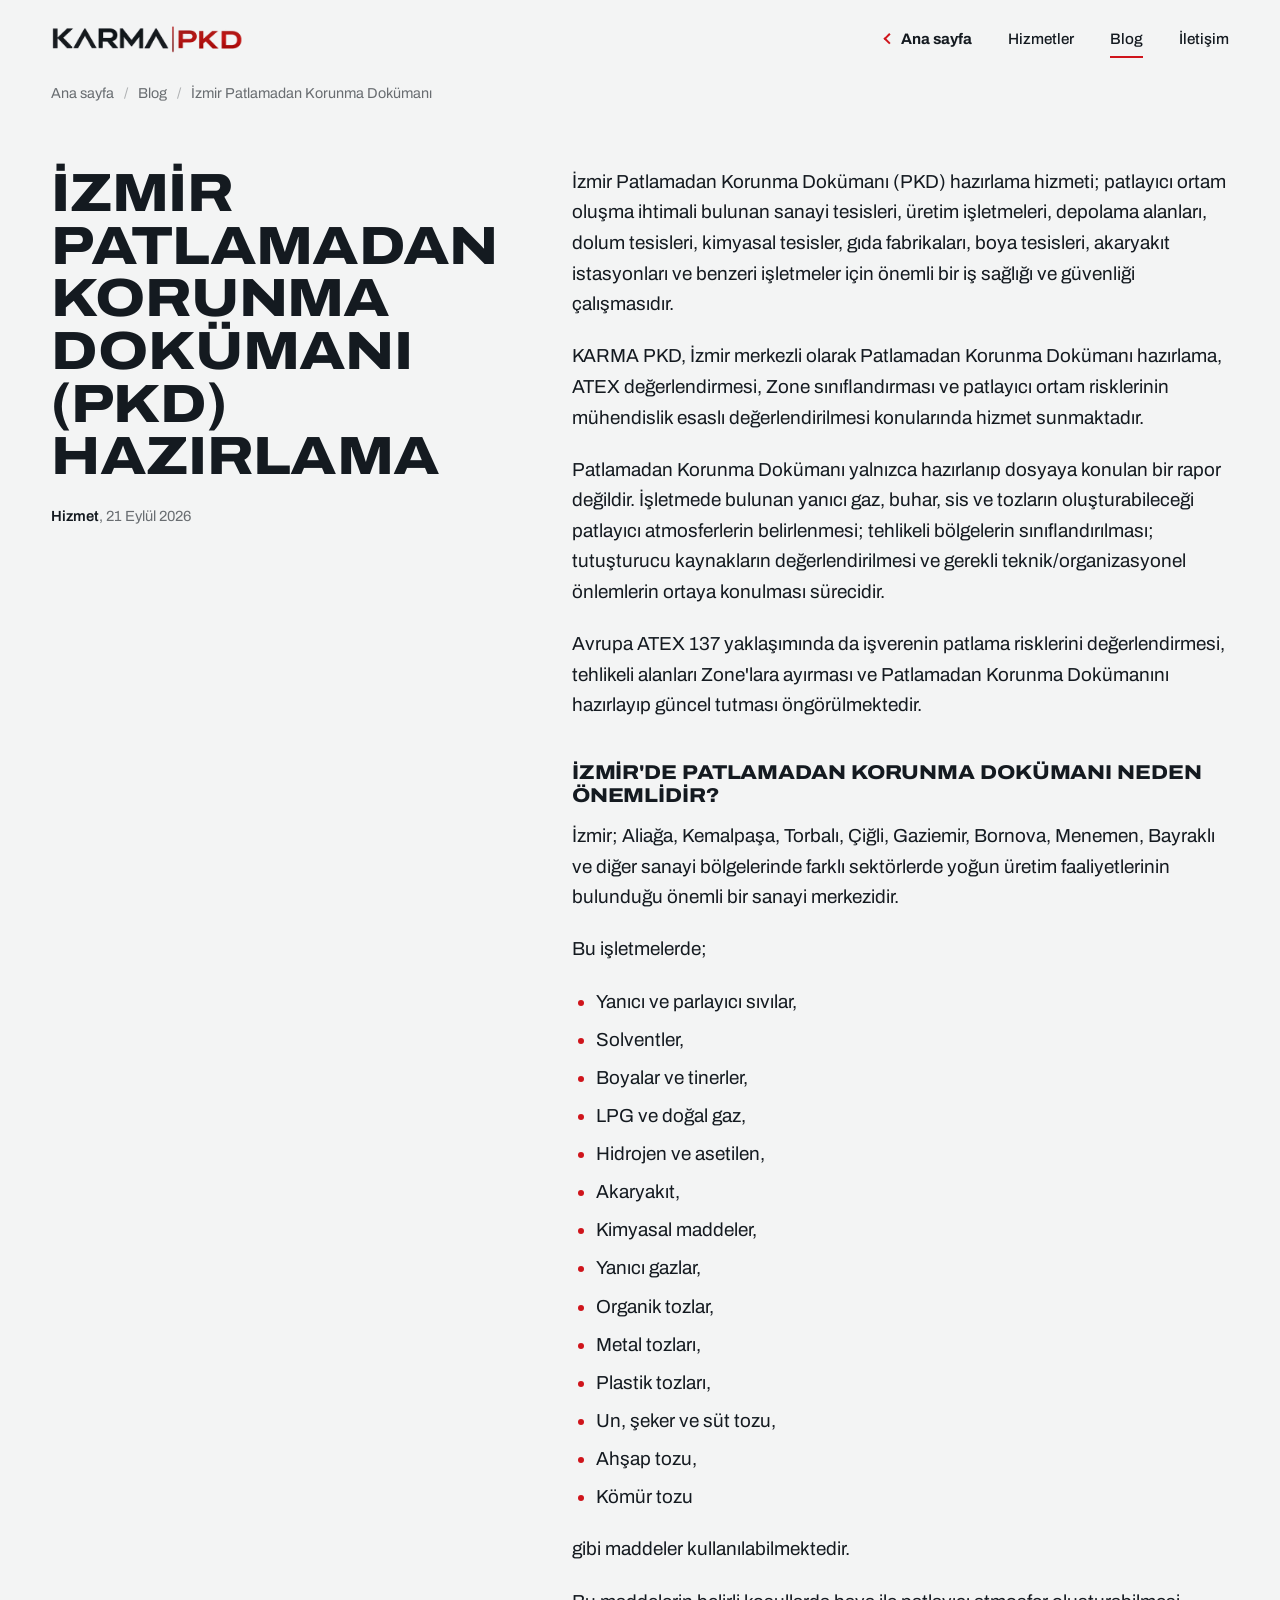
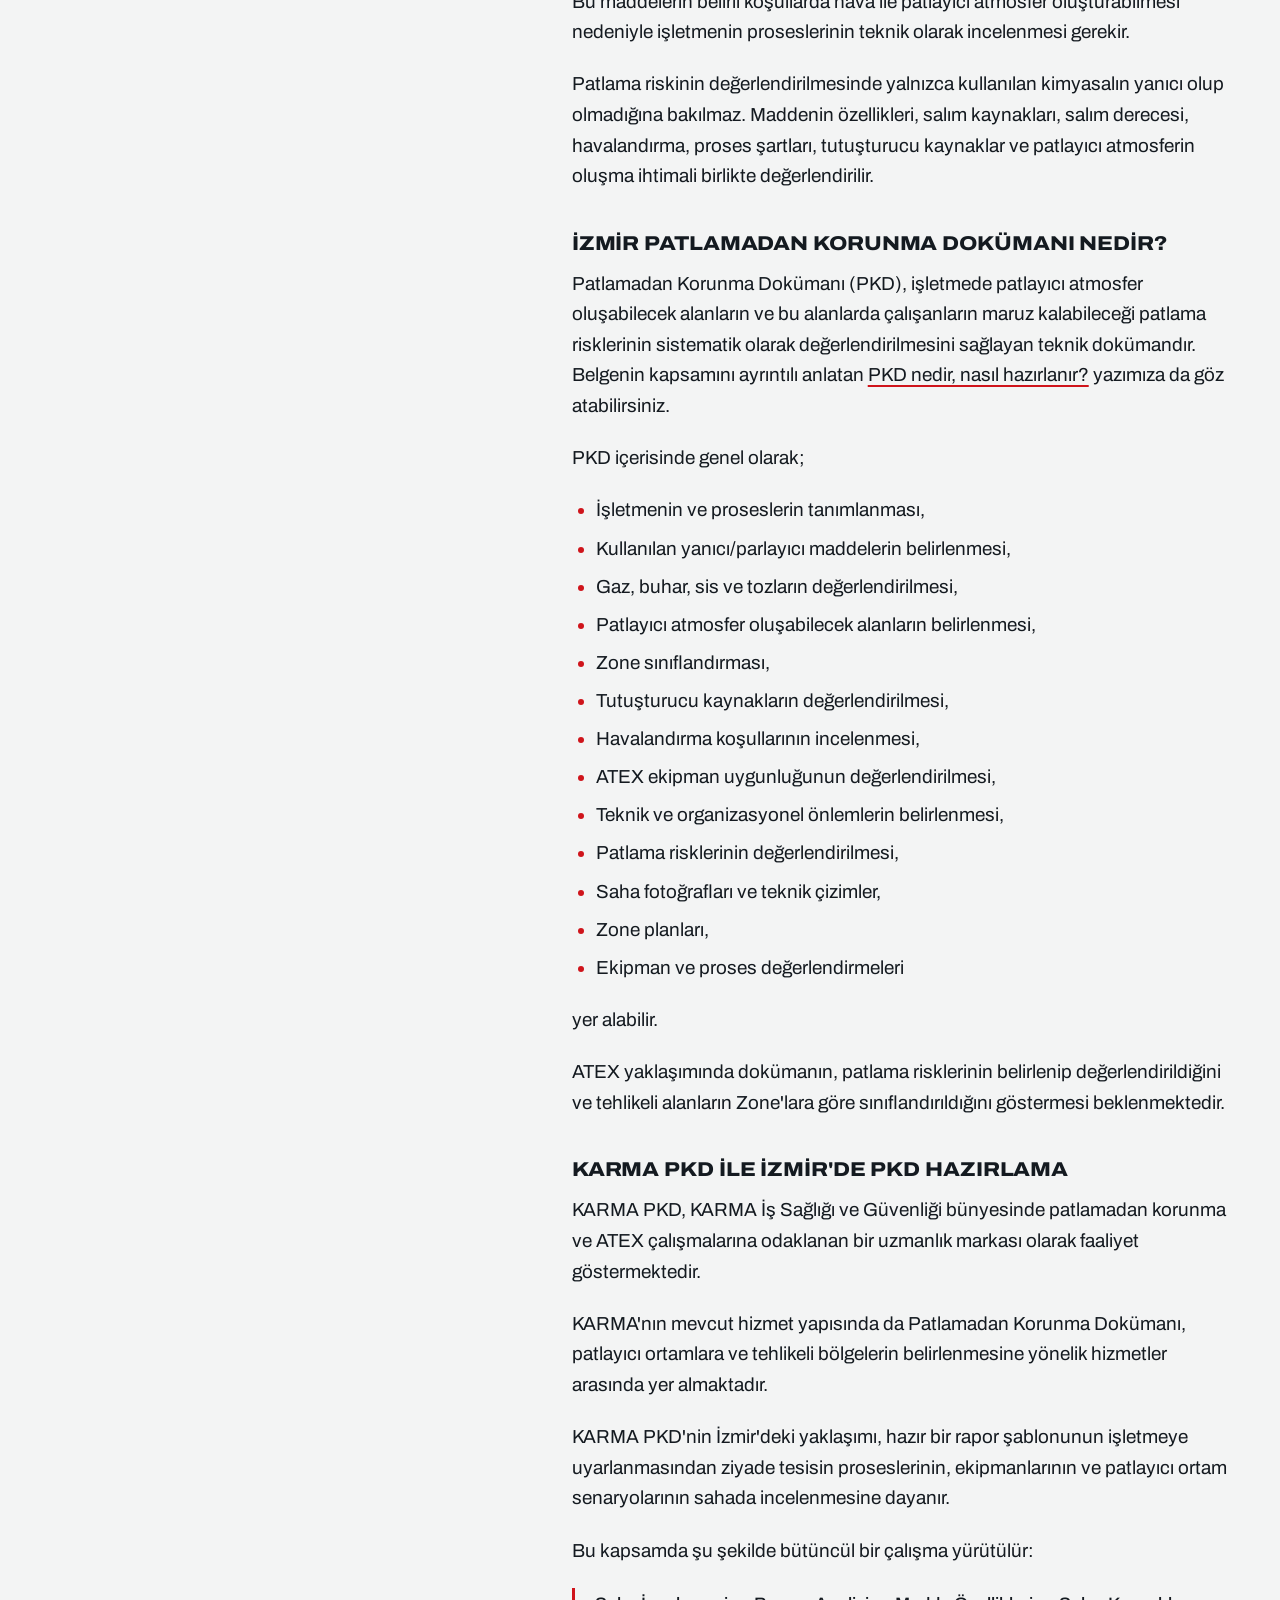
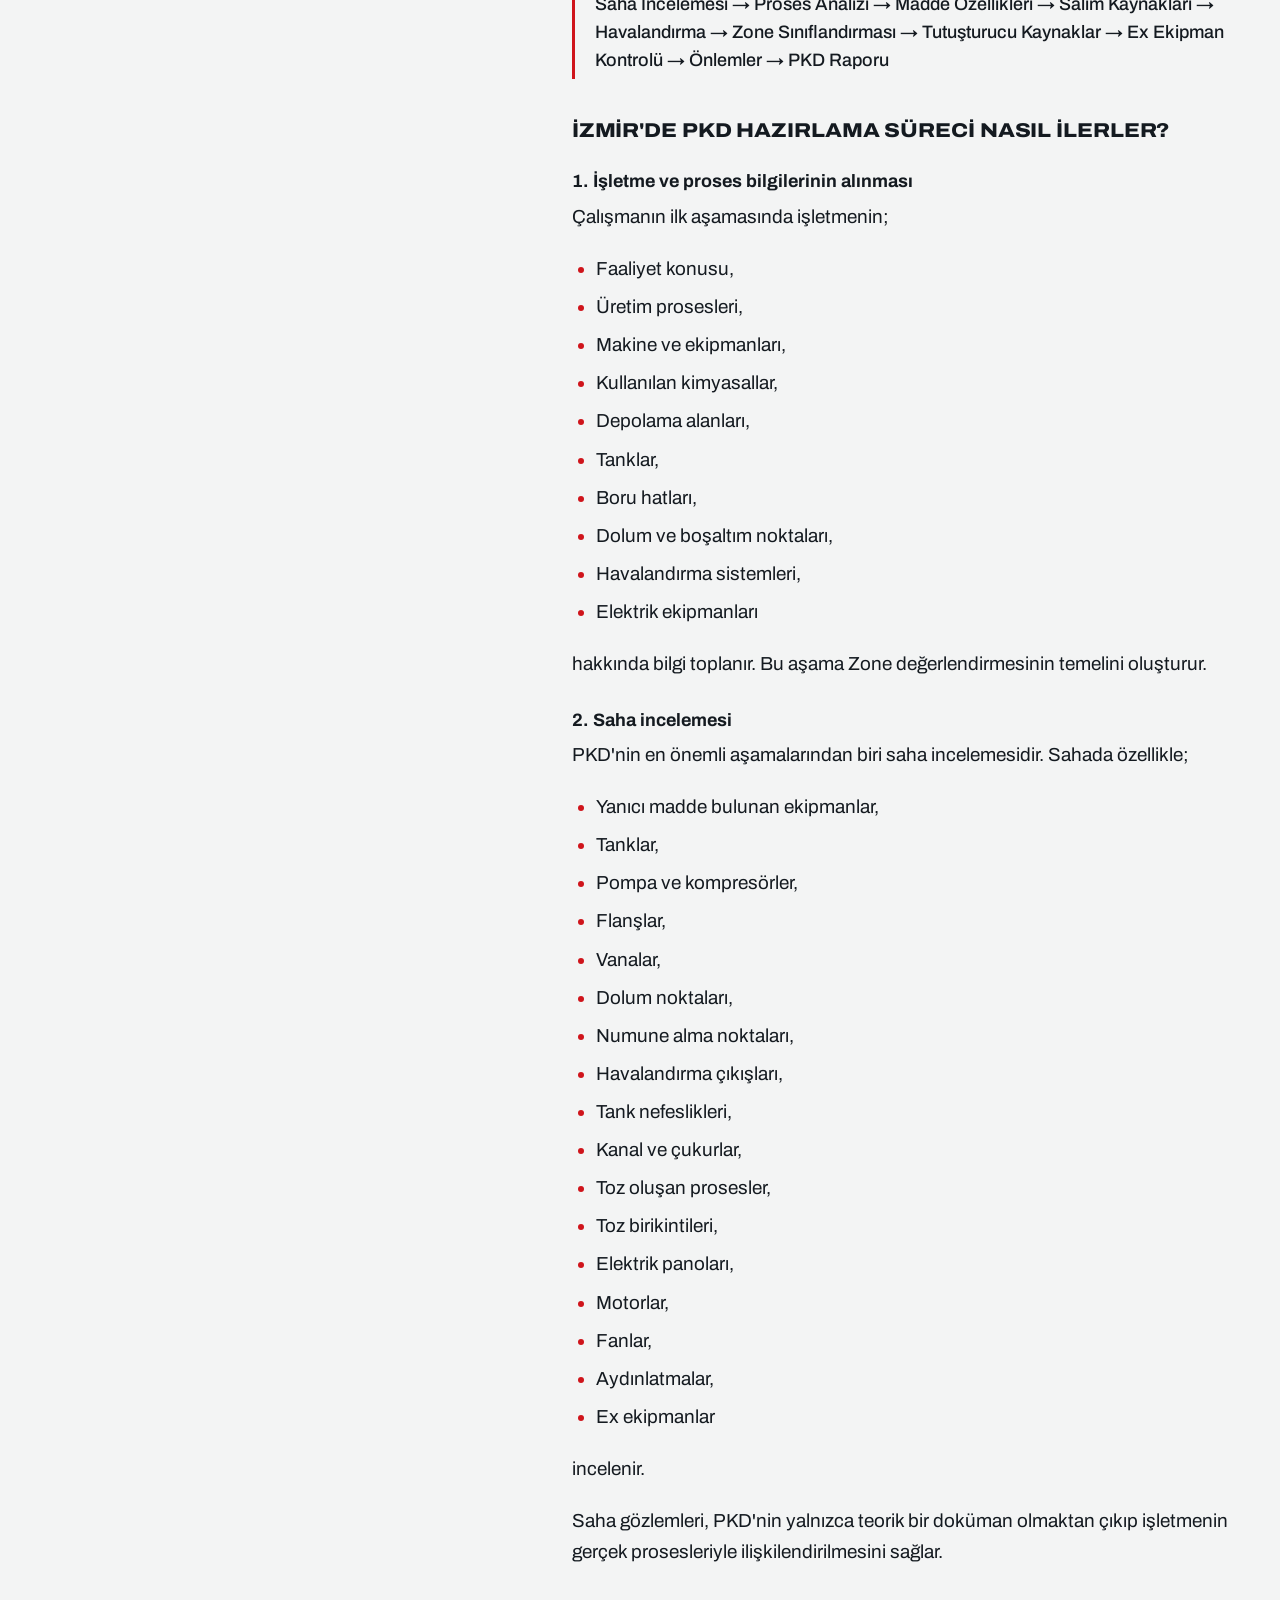
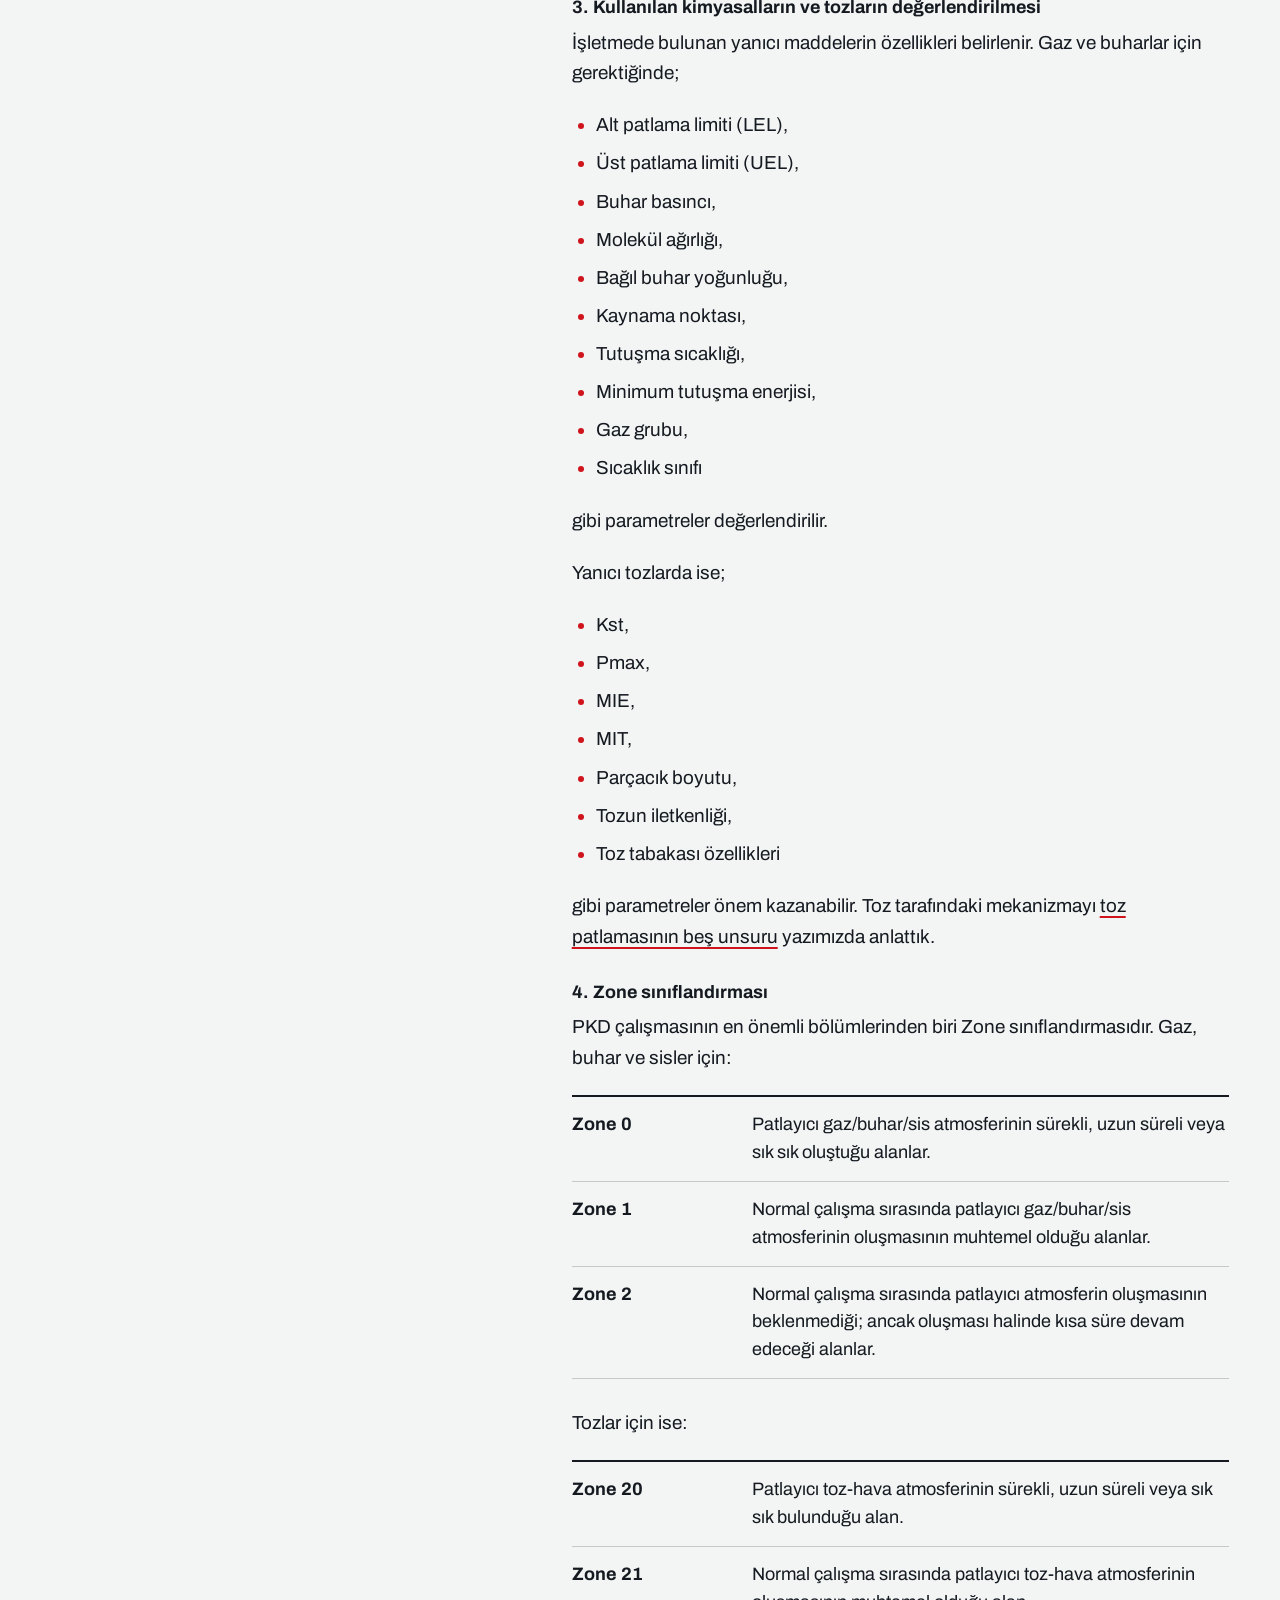
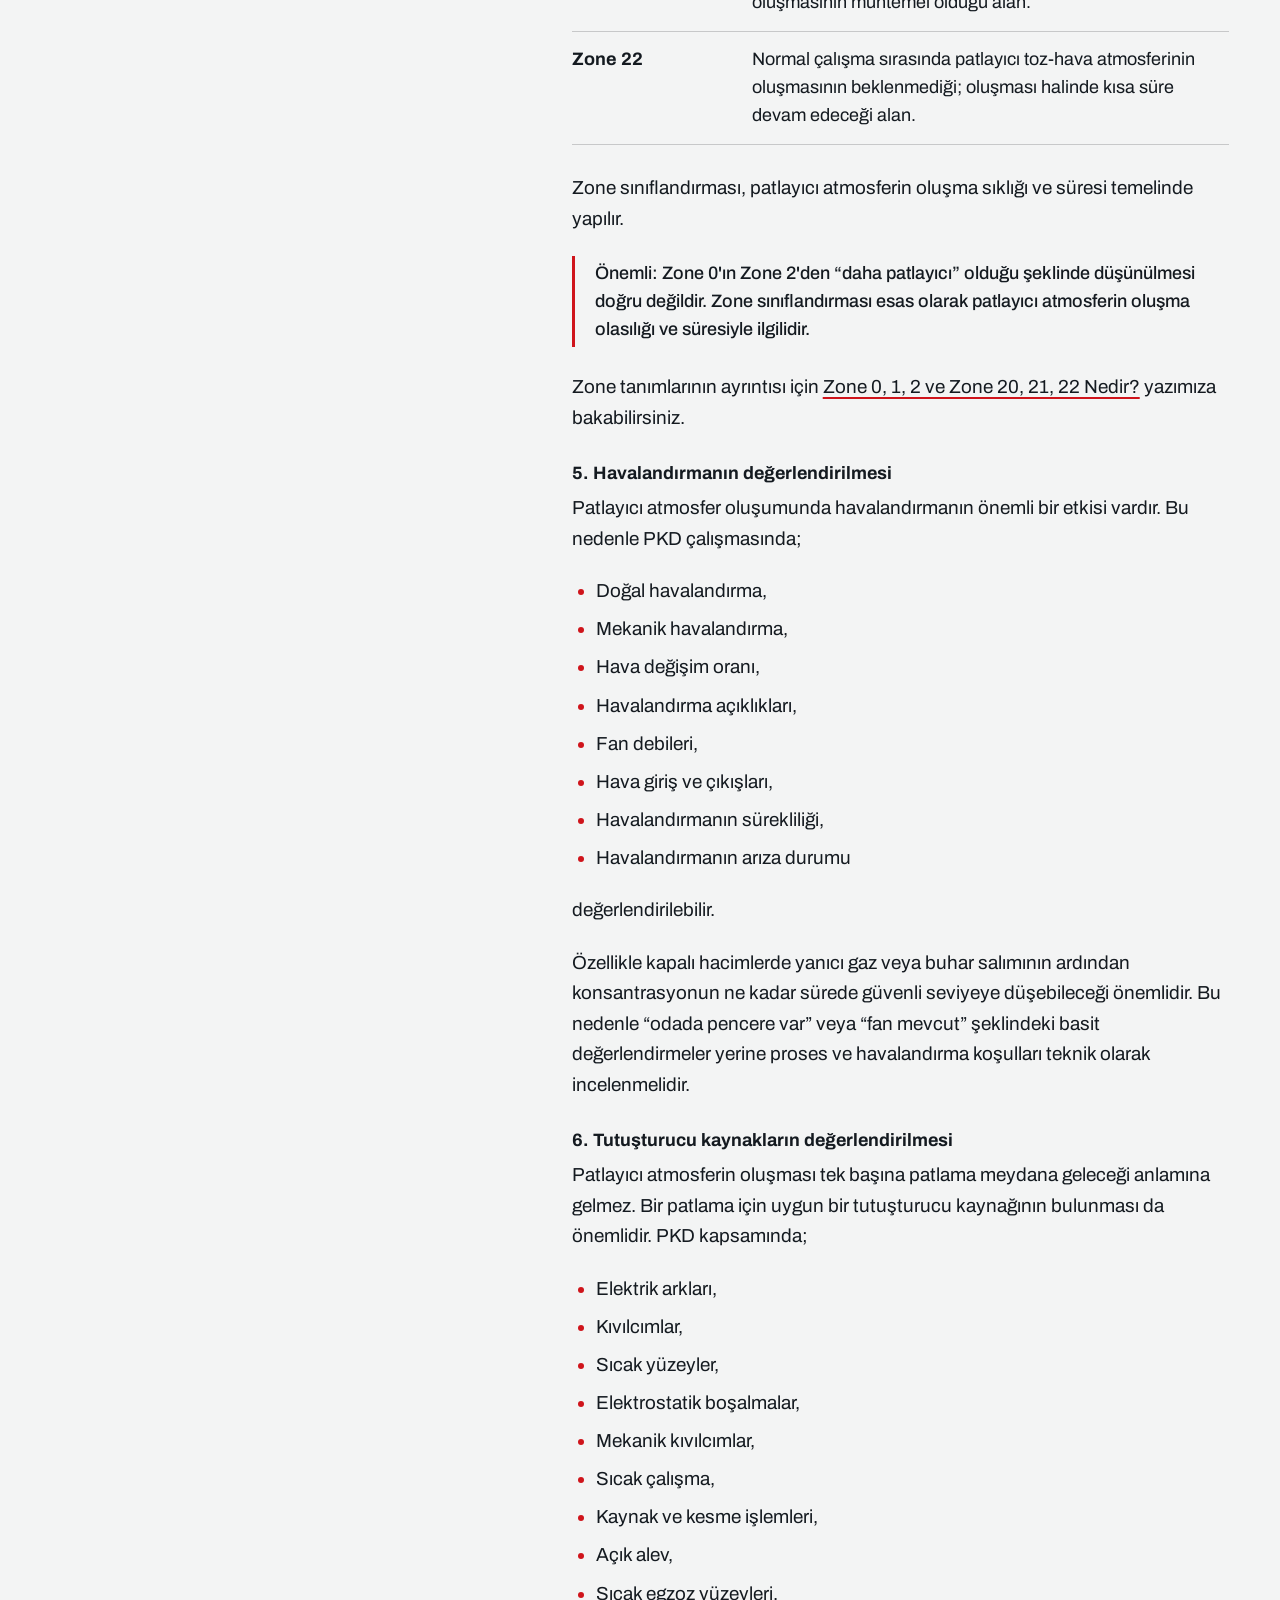
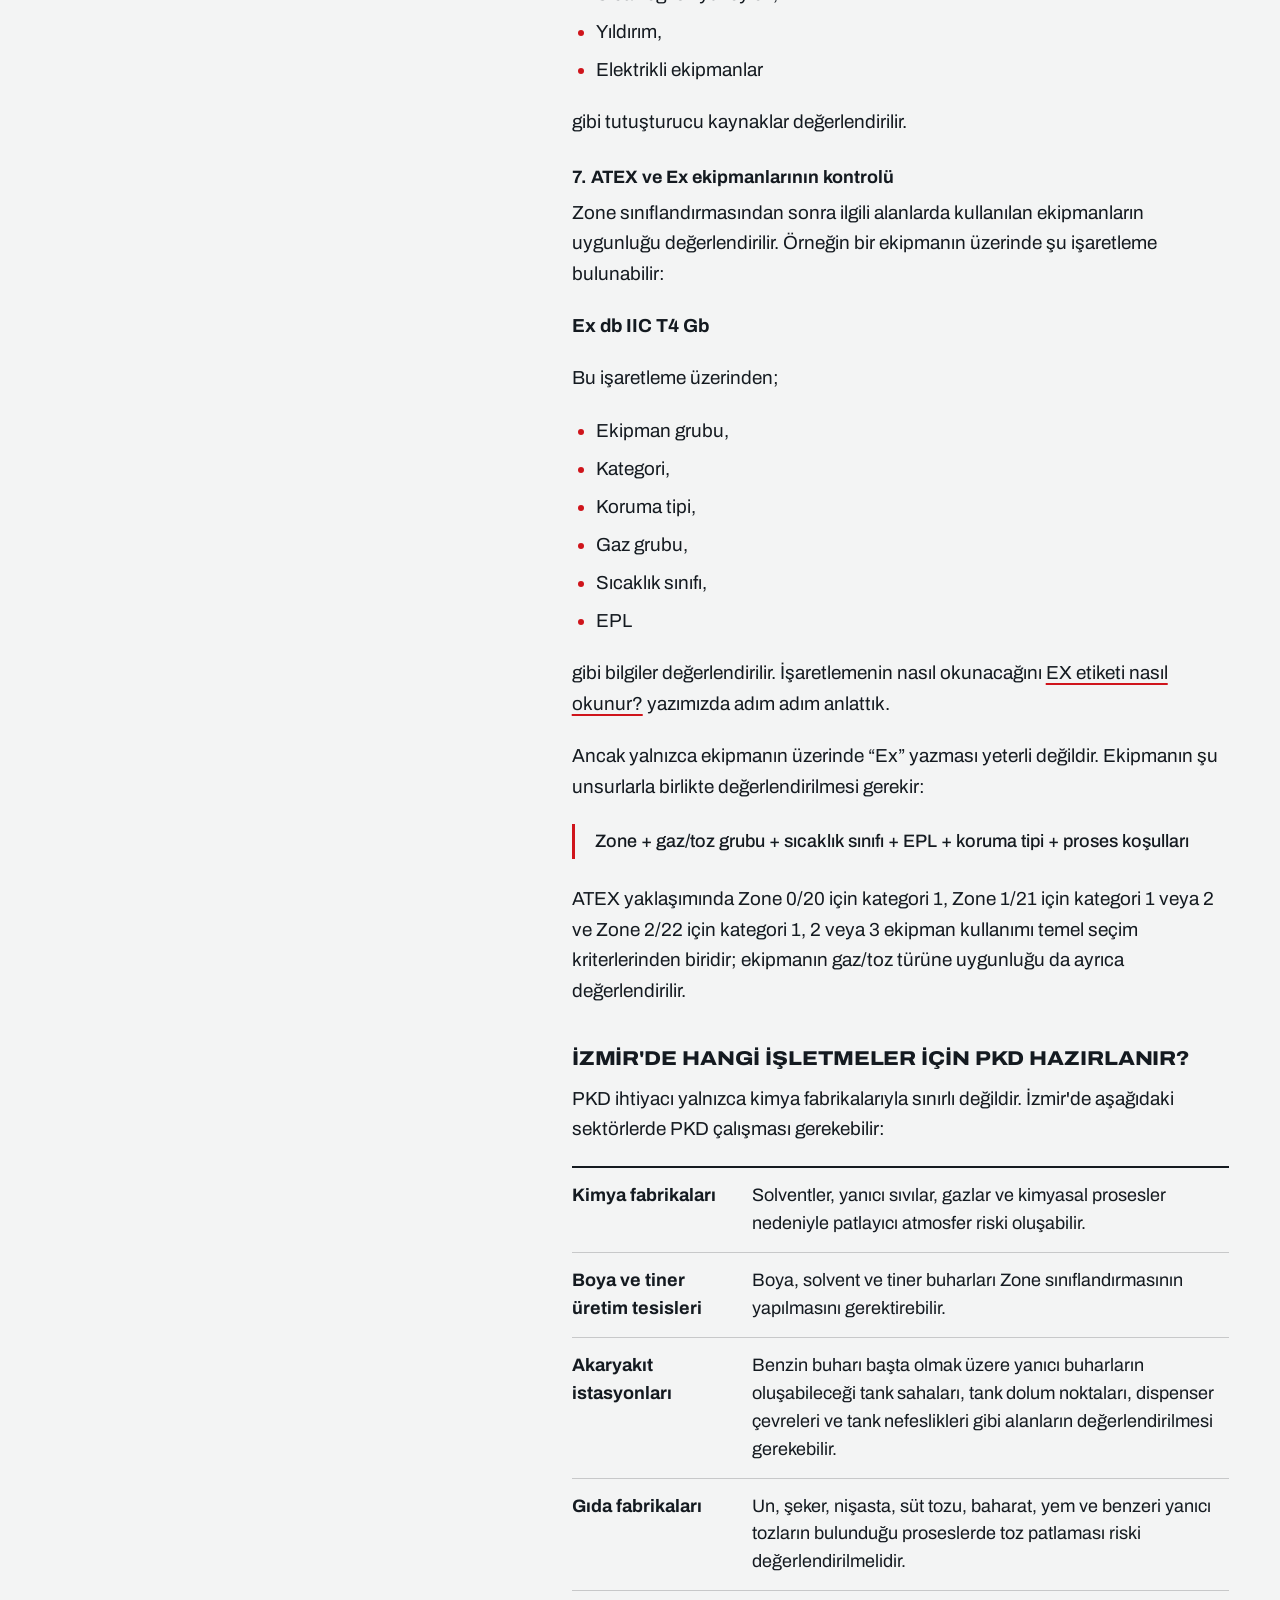
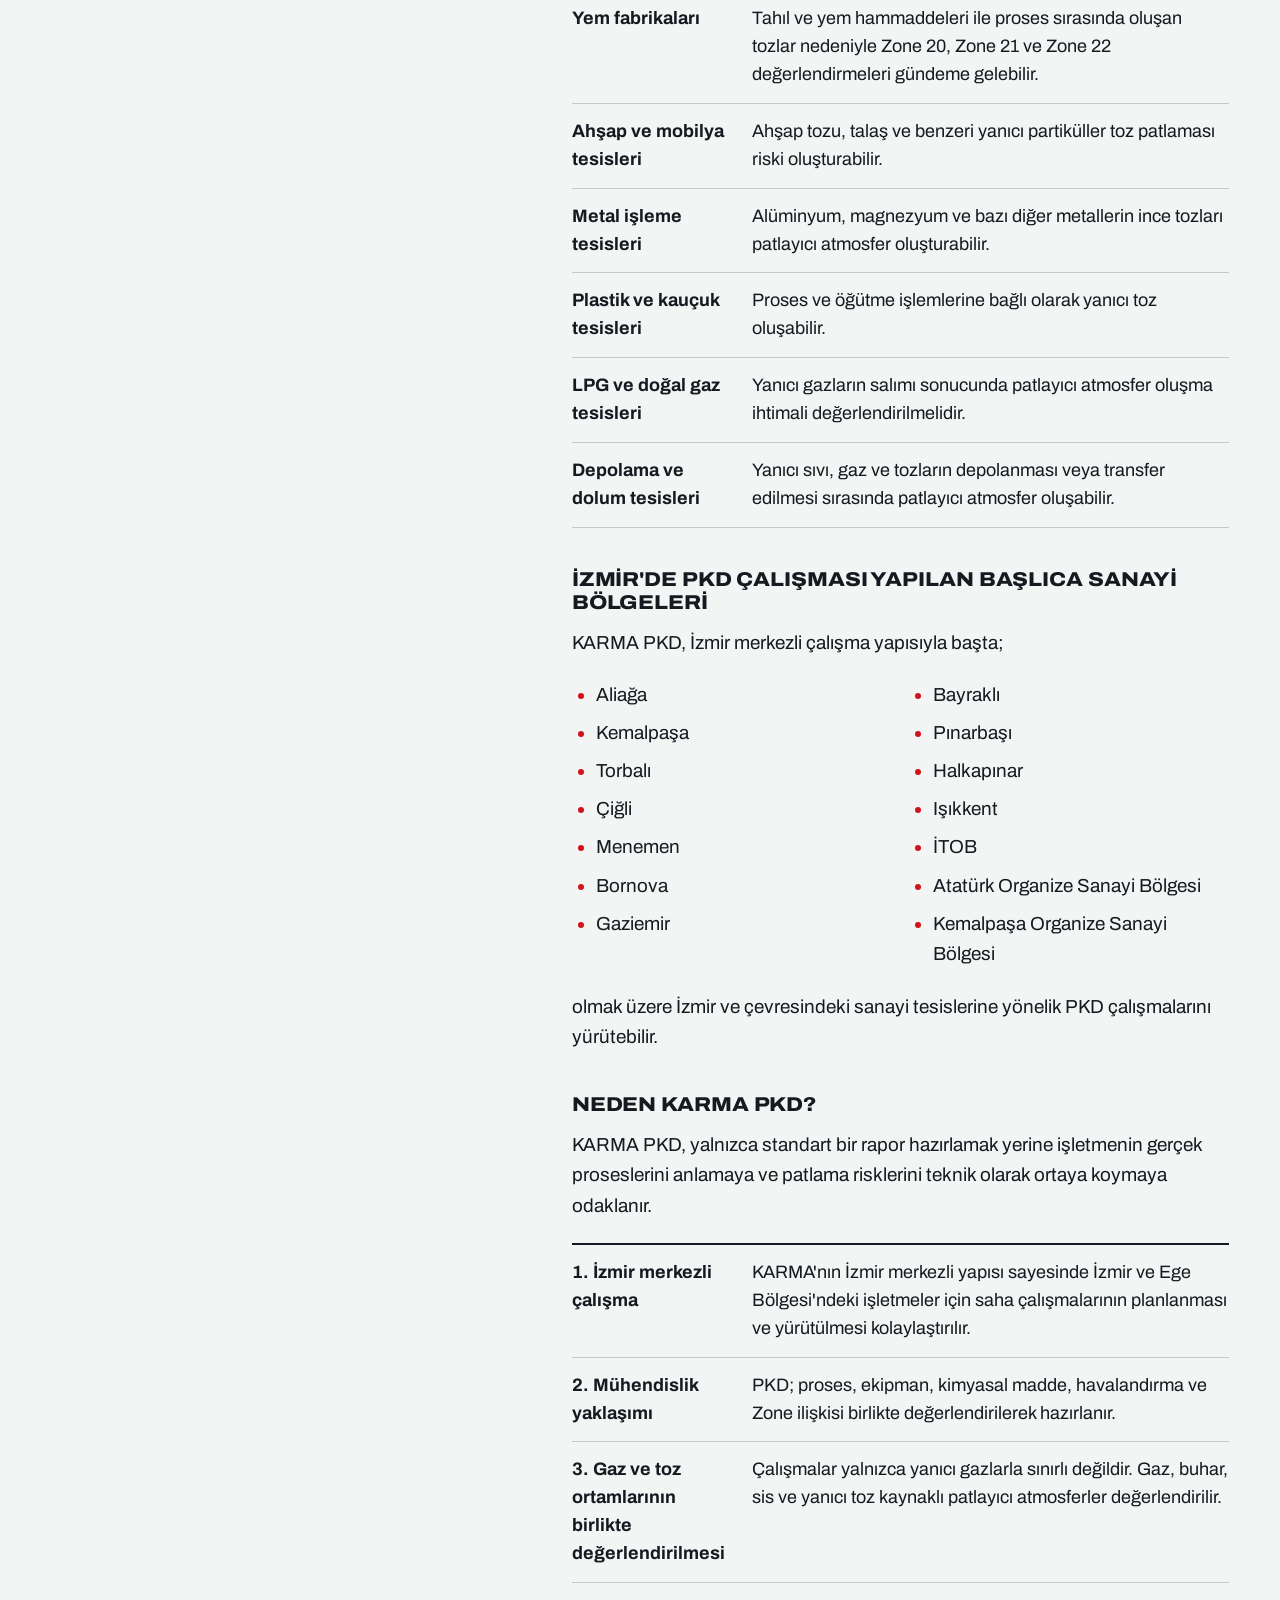
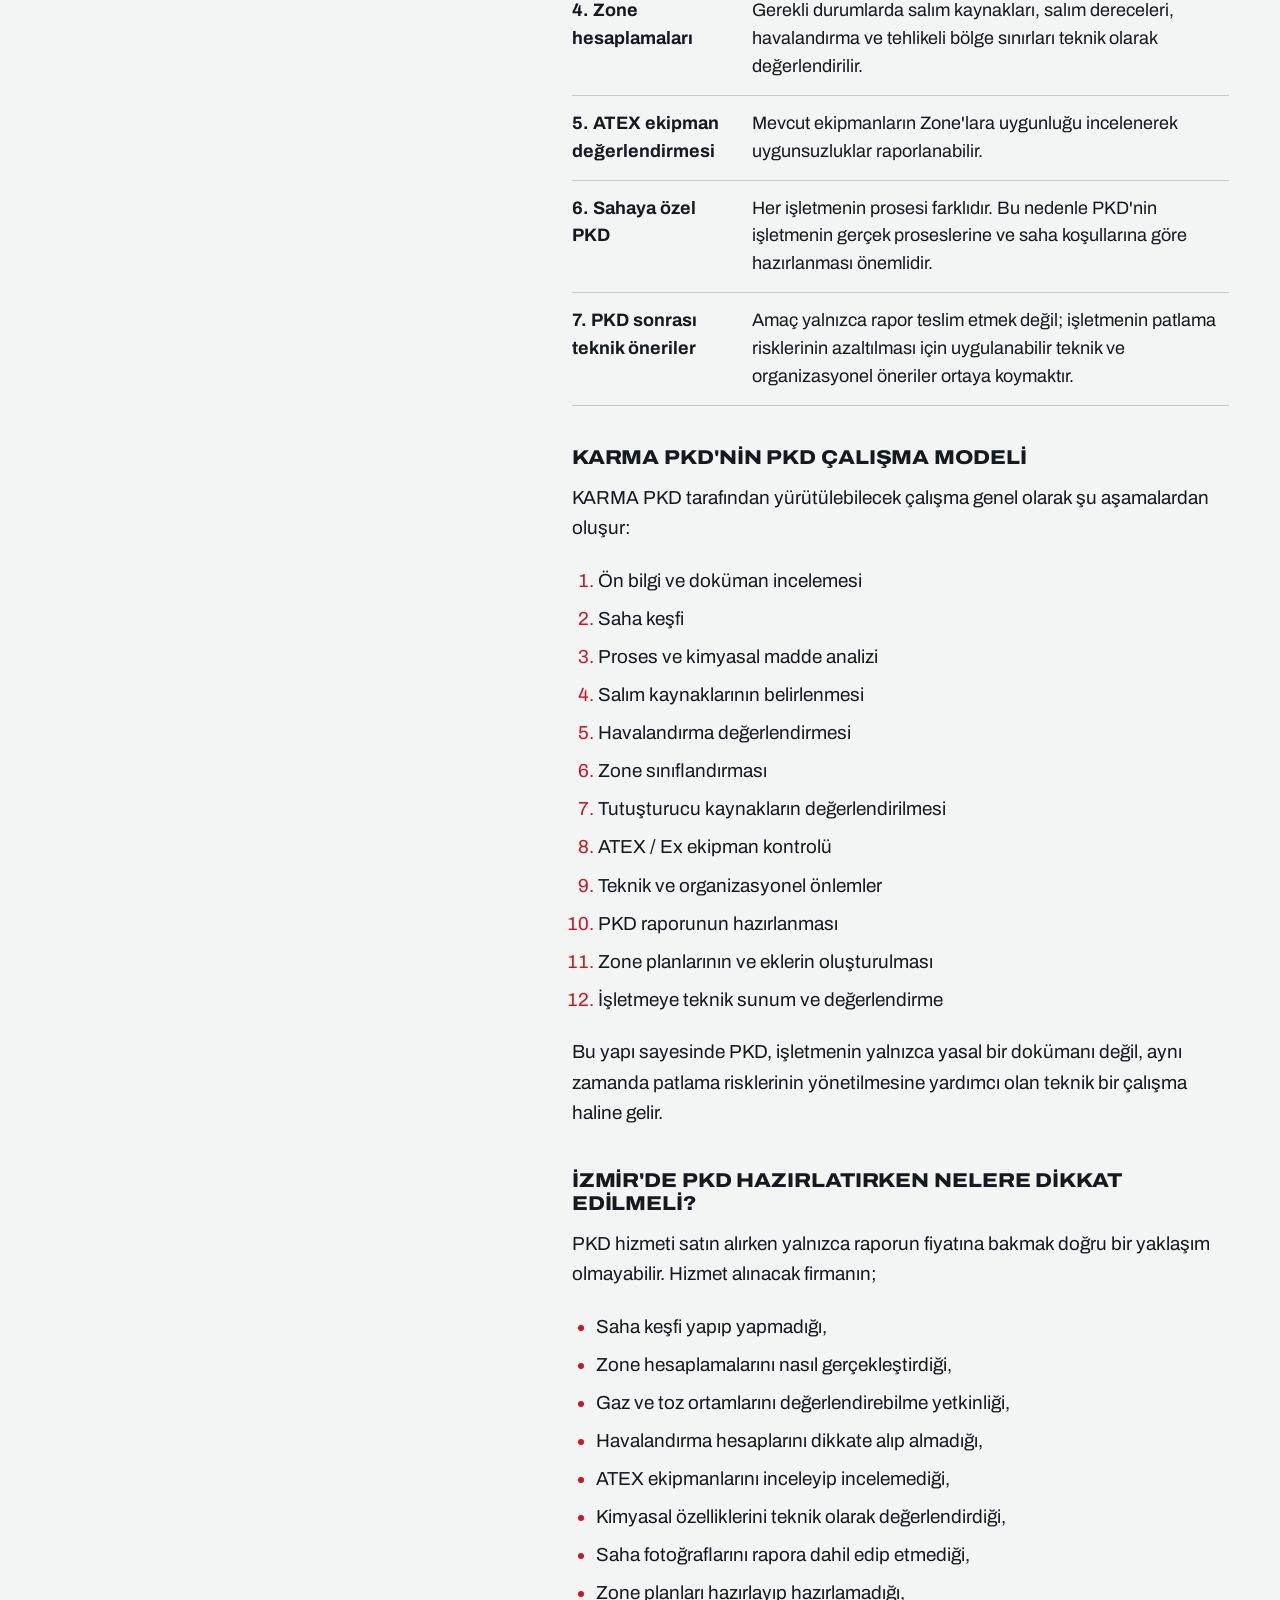
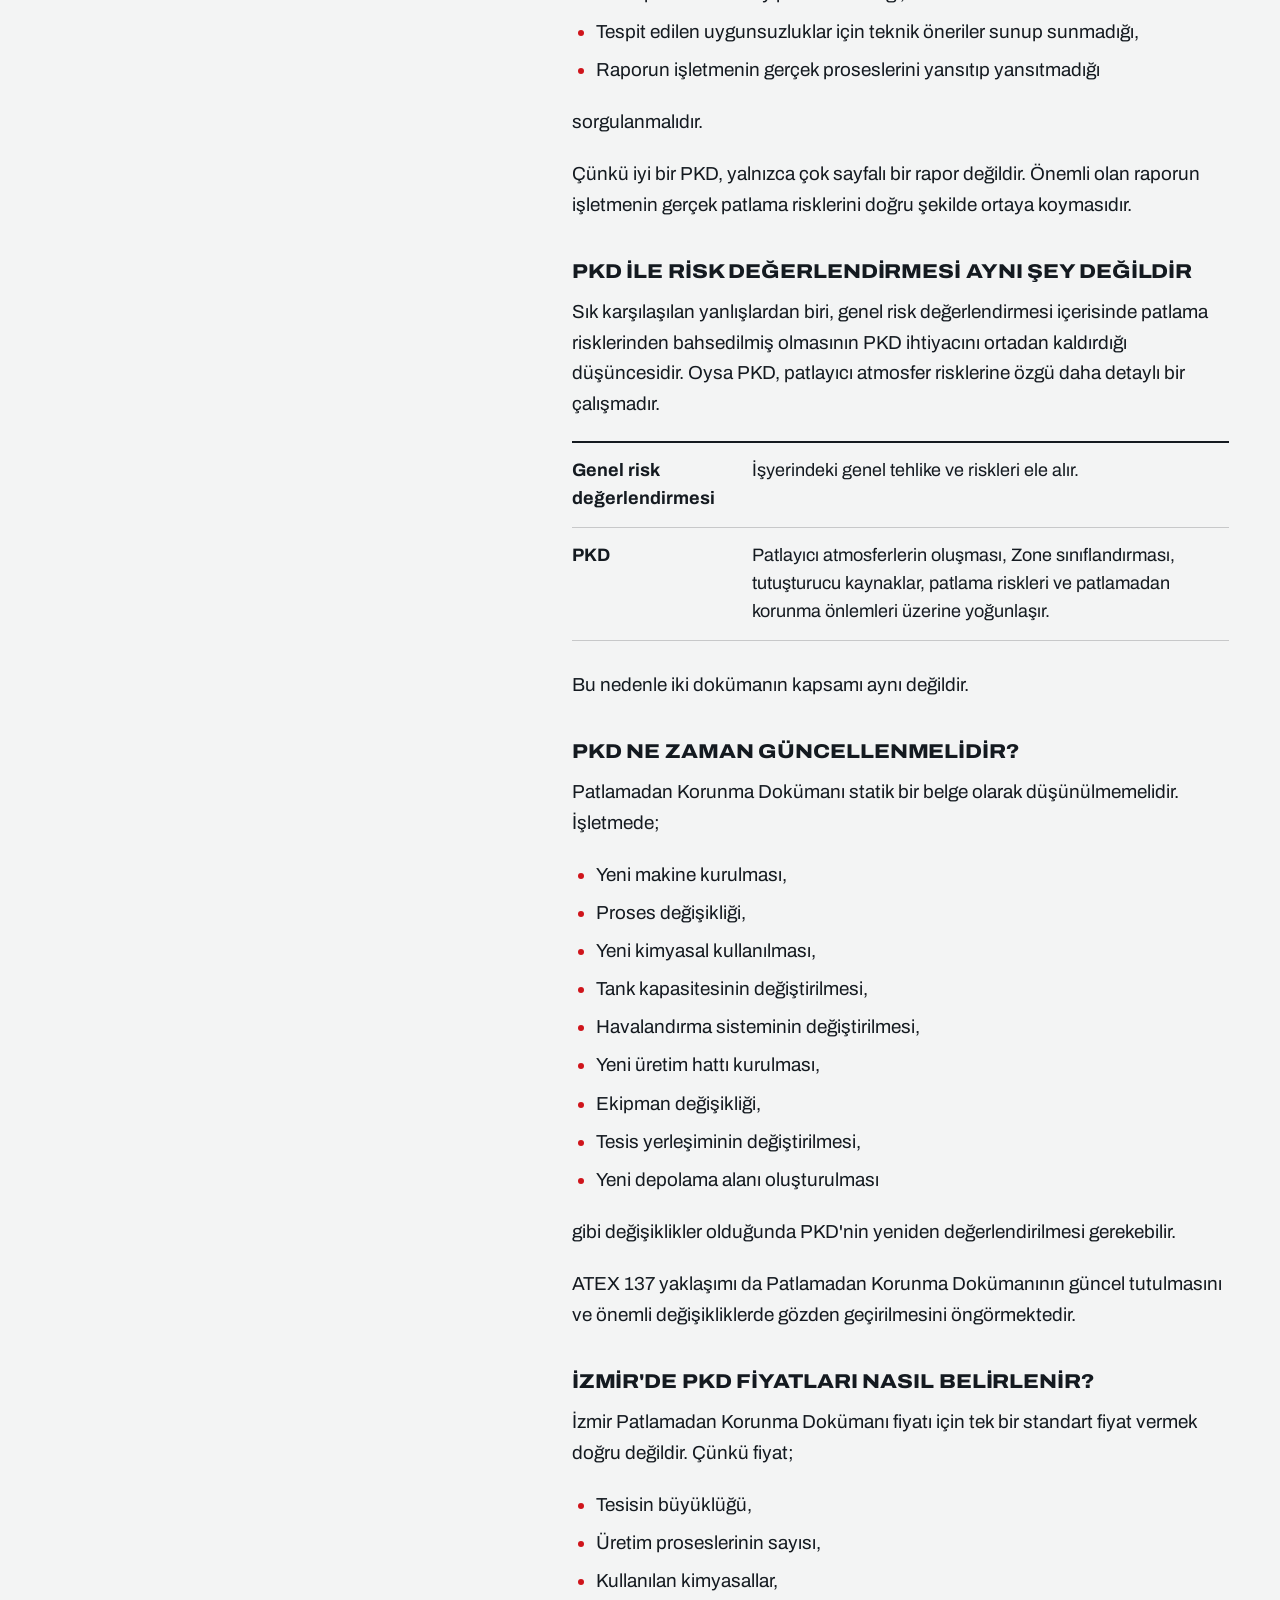
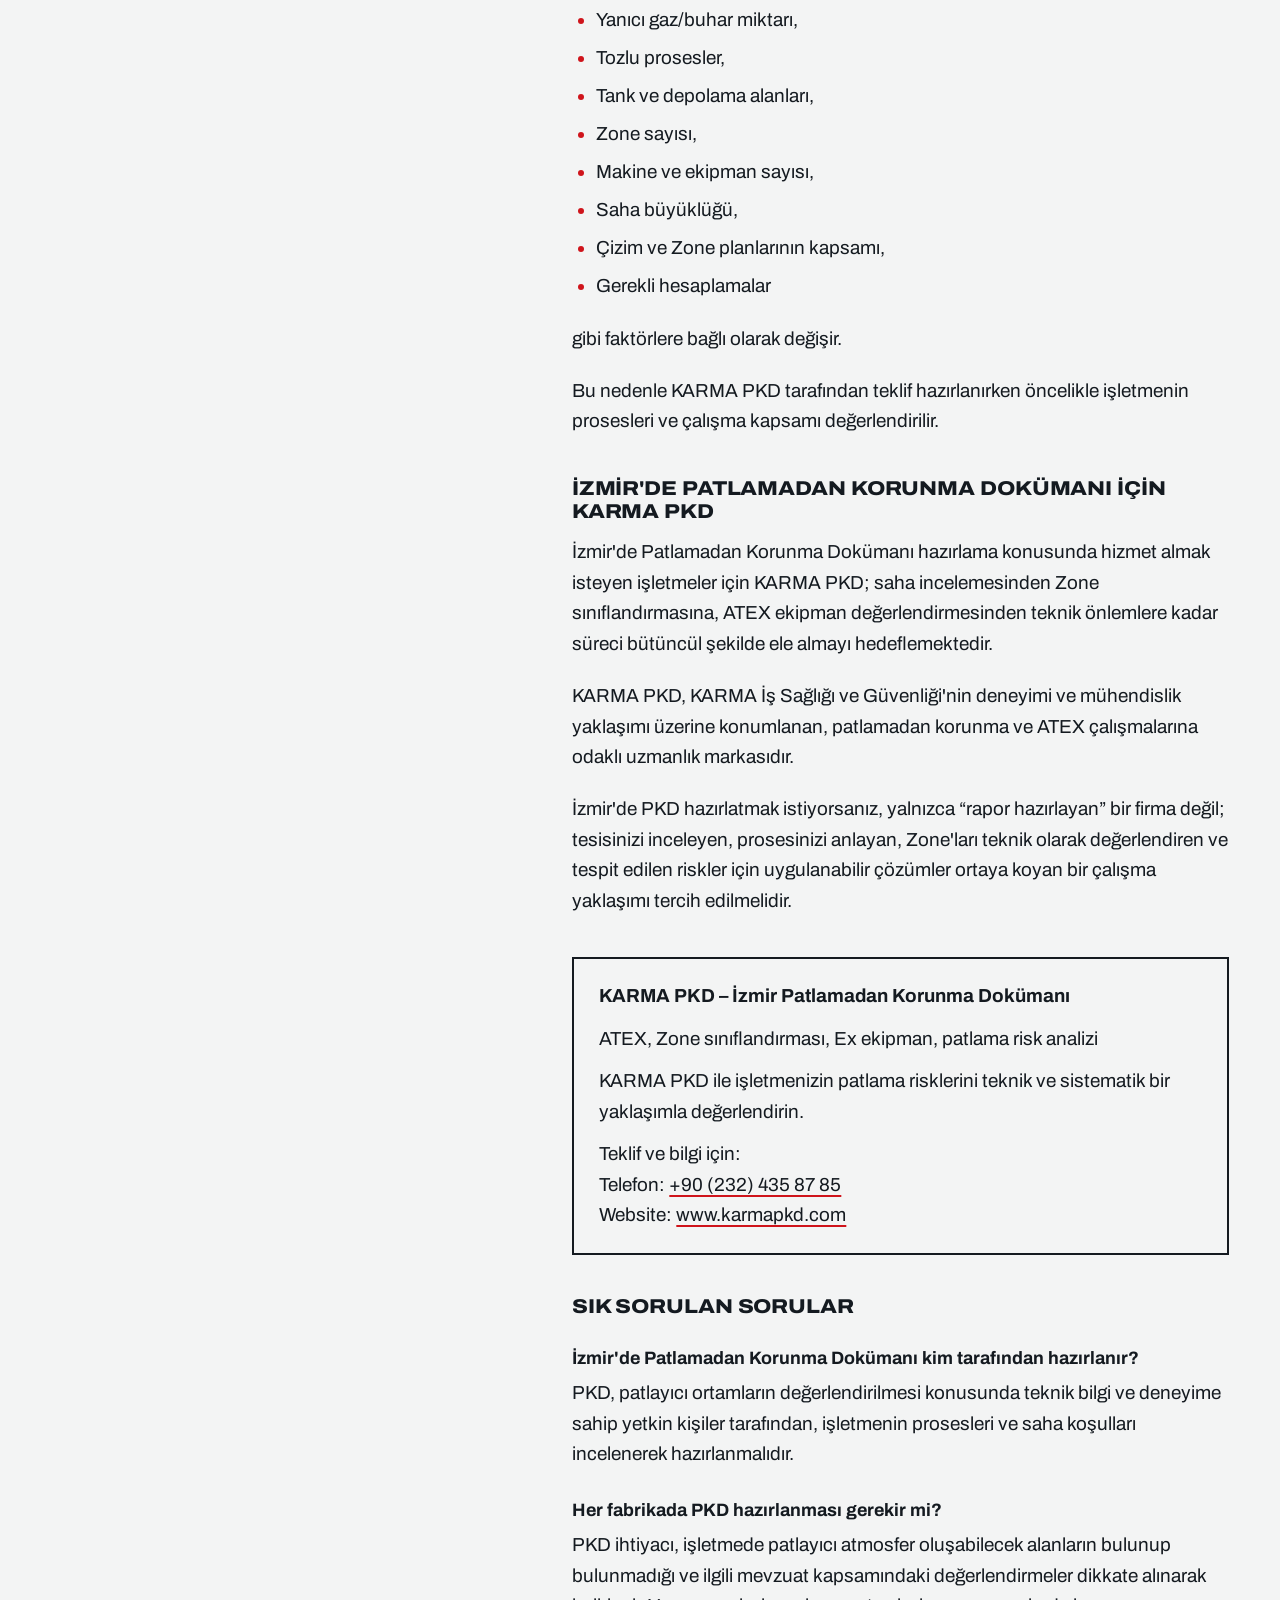
<file: blog/izmir-patlamadan-korunma-dokumani.html>
<!DOCTYPE html>
<html lang="tr">
<head>
<meta charset="utf-8">
<meta name="viewport" content="width=device-width, initial-scale=1, viewport-fit=cover">
<meta name="theme-color" content="#f3f4f4">

<title>İzmir Patlamadan Korunma Dokümanı (PKD) Hazırlama</title>
<meta name="description" content="İzmir'de Patlamadan Korunma Dokümanı (PKD) hazırlama: saha incelemesi, Zone sınıflandırması, ATEX ekipman kontrolü, teknik önlemler ve sık sorulan sorular.">
<link rel="canonical" href="https://www.karmapkd.com/blog/izmir-patlamadan-korunma-dokumani.html">

<meta property="og:type" content="article">
<meta property="og:locale" content="tr_TR">
<meta property="og:site_name" content="KARMA PKD">
<meta property="og:title" content="İzmir Patlamadan Korunma Dokümanı (PKD) Hazırlama">
<meta property="og:description" content="İzmir'de Patlamadan Korunma Dokümanı (PKD) hazırlama: saha incelemesi, Zone sınıflandırması, ATEX ekipman kontrolü, teknik önlemler ve sık sorulan sorular.">
<meta property="og:url" content="https://www.karmapkd.com/blog/izmir-patlamadan-korunma-dokumani.html">

<script type="application/ld+json">
{
  "@context": "https://schema.org",
  "@graph": [
    {
      "@type": "BlogPosting",
      "headline": "İzmir Patlamadan Korunma Dokümanı (PKD) Hazırlama",
      "description": "İzmir'de Patlamadan Korunma Dokümanı (PKD) hazırlama: saha incelemesi, Zone sınıflandırması, ATEX ekipman kontrolü, teknik önlemler ve sık sorulan sorular.",
      "inLanguage": "tr",
      "datePublished": "2026-09-21",
      "dateModified": "2026-09-21",
      "author": { "@type": "Organization", "name": "KARMA PKD" },
      "publisher": {
        "@type": "Organization",
        "name": "KARMA PKD",
        "logo": { "@type": "ImageObject", "url": "https://www.karmapkd.com/blog/assets/logo-dark.png" }
      },
      "mainEntityOfPage": "https://www.karmapkd.com/blog/izmir-patlamadan-korunma-dokumani.html"
    },
    {
      "@type": "BreadcrumbList",
      "itemListElement": [
        { "@type": "ListItem", "position": 1, "name": "Ana sayfa", "item": "https://www.karmapkd.com/" },
        { "@type": "ListItem", "position": 2, "name": "Blog", "item": "https://www.karmapkd.com/blog/" },
        { "@type": "ListItem", "position": 3, "name": "İzmir Patlamadan Korunma Dokümanı", "item": "https://www.karmapkd.com/blog/izmir-patlamadan-korunma-dokumani.html" }
      ]
    },
    {
      "@type": "FAQPage",
      "mainEntity": [
        {
          "@type": "Question",
          "name": "İzmir'de Patlamadan Korunma Dokümanı kim tarafından hazırlanır?",
          "acceptedAnswer": { "@type": "Answer", "text": "PKD, patlayıcı ortamların değerlendirilmesi konusunda teknik bilgi ve deneyime sahip yetkin kişiler tarafından, işletmenin prosesleri ve saha koşulları incelenerek hazırlanmalıdır." }
        },
        {
          "@type": "Question",
          "name": "Her fabrikada PKD hazırlanması gerekir mi?",
          "acceptedAnswer": { "@type": "Answer", "text": "PKD ihtiyacı, işletmede patlayıcı atmosfer oluşabilecek alanların bulunup bulunmadığı ve ilgili mevzuat kapsamındaki değerlendirmeler dikkate alınarak belirlenir. Yanıcı gaz, buhar, sis veya toz bulunan proseslerde konu ayrıca incelenmelidir." }
        },
        {
          "@type": "Question",
          "name": "Akaryakıt istasyonlarında PKD gerekir mi?",
          "acceptedAnswer": { "@type": "Answer", "text": "Akaryakıt istasyonlarında benzin gibi yanıcı maddelerin buharlarından kaynaklanabilecek patlayıcı atmosferler nedeniyle Zone sınıflandırması ve patlama risklerinin değerlendirilmesi önemlidir." }
        },
        {
          "@type": "Question",
          "name": "Gıda fabrikalarında PKD gerekir mi?",
          "acceptedAnswer": { "@type": "Answer", "text": "Evet, bazı gıda proseslerinde un, şeker, nişasta, süt tozu, baharat veya yem gibi yanıcı tozlar patlayıcı atmosfer oluşturabilir. Bu nedenle toz patlaması riski ve Zone sınıflandırması değerlendirilmelidir." }
        },
        {
          "@type": "Question",
          "name": "PKD ile Zone sınıflandırması aynı şey midir?",
          "acceptedAnswer": { "@type": "Answer", "text": "Hayır. Zone sınıflandırması PKD'nin önemli bölümlerinden biridir. PKD bunun yanında patlama risklerinin değerlendirilmesini, tutuşturucu kaynakları, ekipman uygunluğunu ve teknik/organizasyonel önlemleri de kapsar." }
        },
        {
          "@type": "Question",
          "name": "PKD ne kadar sürede hazırlanır?",
          "acceptedAnswer": { "@type": "Answer", "text": "Süre, tesisin büyüklüğüne ve proseslerin karmaşıklığına göre değişir. Küçük bir işletme ile çok sayıda üretim hattı, tank, kimyasal ve toz prosesi bulunan büyük bir fabrikanın çalışma süresi aynı değildir. Patlamadan Korunma Dokümanı yaklaşık bir aylık bir süre sonunda teslim edilebilmektedir." }
        },
        {
          "@type": "Question",
          "name": "KARMA PKD sadece İzmir'de mi hizmet veriyor?",
          "acceptedAnswer": { "@type": "Answer", "text": "KARMA PKD'nin temel çalışma merkezi İzmir olmakla birlikte, PKD ve ATEX çalışmaları tesisin konumuna göre farklı şehirlerde de planlanmaktadır." }
        }
      ]
    }
  ]
}
</script>

<link rel="preconnect" href="https://fonts.googleapis.com">
<link rel="preconnect" href="https://fonts.gstatic.com" crossorigin>
<link href="https://fonts.googleapis.com/css2?family=Archivo:wdth,wght@62..125,100..900&display=swap" rel="stylesheet">
<link rel="stylesheet" href="blog.css">
<style>
  .post-body h2, .post-body h3 { scroll-margin-top: 5.5rem; }
  html { scroll-behavior: smooth; }
  @media (prefers-reduced-motion: reduce) { html { scroll-behavior: auto; } }

  /* Kısa maddelerden oluşan uzun liste (sanayi bölgeleri) iki sütuna yayılır */
  .post-body ul.cols { columns: 2; column-gap: 2.5rem; }
  .post-body ul.cols li { break-inside: avoid; }
  @media (max-width: 36rem) { .post-body ul.cols { columns: 1; } }

  /* Yazı içi iletişim kartı */
  .post-body .contact-card { margin: 2.5rem 0; padding: 1.4rem 1.6rem; border: 2px solid currentColor; }
  .post-body .contact-card p { margin: 0 0 .75rem; }
  .post-body .contact-card p:last-child { margin-bottom: 0; }
</style>
</head>
<body>
<a class="skip" href="#icerik">İçeriğe geç</a>

<header class="bhdr">
  <a class="logo" href="../index.html" aria-label="KARMA PKD, ana sayfa"><span class="lg lg-dark" aria-hidden="true"></span></a>
  <nav class="bnav" aria-label="Ana menü">
    <a class="home" href="../index.html">Ana sayfa</a>
    <a href="../index.html#hizmetler">Hizmetler</a>
    <a href="index.html" aria-current="page">Blog</a>
    <a href="../index.html#iletisim">İletişim</a>
  </nav>
</header>

<nav class="crumbs" aria-label="Sayfa konumu">
  <ol>
    <li><a href="../index.html">Ana sayfa</a></li>
    <li><a href="index.html">Blog</a></li>
    <li aria-current="page">İzmir Patlamadan Korunma Dokümanı</li>
  </ol>
</nav>

<main id="icerik">
  <article class="post-wrap">
    <header class="post-head">
      <h1 class="disp">İzmir Patlamadan Korunma Dokümanı (PKD) Hazırlama</h1>
      <p class="meta"><a href="index.html">Hizmet</a>, <time datetime="2026-09-21">21 Eylül 2026</time></p>
    </header>

    <div class="post-body">
      <p>İzmir Patlamadan Korunma Dokümanı (PKD) hazırlama hizmeti; patlayıcı ortam oluşma ihtimali bulunan sanayi tesisleri, üretim işletmeleri, depolama alanları, dolum tesisleri, kimyasal tesisler, gıda fabrikaları, boya tesisleri, akaryakıt istasyonları ve benzeri işletmeler için önemli bir iş sağlığı ve güvenliği çalışmasıdır.</p>
      <p>KARMA PKD, İzmir merkezli olarak Patlamadan Korunma Dokümanı hazırlama, ATEX değerlendirmesi, Zone sınıflandırması ve patlayıcı ortam risklerinin mühendislik esaslı değerlendirilmesi konularında hizmet sunmaktadır.</p>
      <p>Patlamadan Korunma Dokümanı yalnızca hazırlanıp dosyaya konulan bir rapor değildir. İşletmede bulunan yanıcı gaz, buhar, sis ve tozların oluşturabileceği patlayıcı atmosferlerin belirlenmesi; tehlikeli bölgelerin sınıflandırılması; tutuşturucu kaynakların değerlendirilmesi ve gerekli teknik/organizasyonel önlemlerin ortaya konulması sürecidir.</p>
      <p>Avrupa ATEX 137 yaklaşımında da işverenin patlama risklerini değerlendirmesi, tehlikeli alanları Zone'lara ayırması ve Patlamadan Korunma Dokümanını hazırlayıp güncel tutması öngörülmektedir.</p>

      <h2 id="neden-onemli">İzmir'de Patlamadan Korunma Dokümanı Neden Önemlidir?</h2>
      <p>İzmir; Aliağa, Kemalpaşa, Torbalı, Çiğli, Gaziemir, Bornova, Menemen, Bayraklı ve diğer sanayi bölgelerinde farklı sektörlerde yoğun üretim faaliyetlerinin bulunduğu önemli bir sanayi merkezidir.</p>
      <p>Bu işletmelerde;</p>
      <ul>
        <li>Yanıcı ve parlayıcı sıvılar,</li>
        <li>Solventler,</li>
        <li>Boyalar ve tinerler,</li>
        <li>LPG ve doğal gaz,</li>
        <li>Hidrojen ve asetilen,</li>
        <li>Akaryakıt,</li>
        <li>Kimyasal maddeler,</li>
        <li>Yanıcı gazlar,</li>
        <li>Organik tozlar,</li>
        <li>Metal tozları,</li>
        <li>Plastik tozları,</li>
        <li>Un, şeker ve süt tozu,</li>
        <li>Ahşap tozu,</li>
        <li>Kömür tozu</li>
      </ul>
      <p>gibi maddeler kullanılabilmektedir.</p>
      <p>Bu maddelerin belirli koşullarda hava ile patlayıcı atmosfer oluşturabilmesi nedeniyle işletmenin proseslerinin teknik olarak incelenmesi gerekir.</p>
      <p>Patlama riskinin değerlendirilmesinde yalnızca kullanılan kimyasalın yanıcı olup olmadığına bakılmaz. Maddenin özellikleri, salım kaynakları, salım derecesi, havalandırma, proses şartları, tutuşturucu kaynaklar ve patlayıcı atmosferin oluşma ihtimali birlikte değerlendirilir.</p>

      <h2 id="pkd-nedir">İzmir Patlamadan Korunma Dokümanı Nedir?</h2>
      <p>Patlamadan Korunma Dokümanı (PKD), işletmede patlayıcı atmosfer oluşabilecek alanların ve bu alanlarda çalışanların maruz kalabileceği patlama risklerinin sistematik olarak değerlendirilmesini sağlayan teknik dokümandır. Belgenin kapsamını ayrıntılı anlatan <a href="patlamadan-korunma-dokumani-nedir.html">PKD nedir, nasıl hazırlanır?</a> yazımıza da göz atabilirsiniz.</p>
      <p>PKD içerisinde genel olarak;</p>
      <ul>
        <li>İşletmenin ve proseslerin tanımlanması,</li>
        <li>Kullanılan yanıcı/parlayıcı maddelerin belirlenmesi,</li>
        <li>Gaz, buhar, sis ve tozların değerlendirilmesi,</li>
        <li>Patlayıcı atmosfer oluşabilecek alanların belirlenmesi,</li>
        <li>Zone sınıflandırması,</li>
        <li>Tutuşturucu kaynakların değerlendirilmesi,</li>
        <li>Havalandırma koşullarının incelenmesi,</li>
        <li>ATEX ekipman uygunluğunun değerlendirilmesi,</li>
        <li>Teknik ve organizasyonel önlemlerin belirlenmesi,</li>
        <li>Patlama risklerinin değerlendirilmesi,</li>
        <li>Saha fotoğrafları ve teknik çizimler,</li>
        <li>Zone planları,</li>
        <li>Ekipman ve proses değerlendirmeleri</li>
      </ul>
      <p>yer alabilir.</p>
      <p>ATEX yaklaşımında dokümanın, patlama risklerinin belirlenip değerlendirildiğini ve tehlikeli alanların Zone'lara göre sınıflandırıldığını göstermesi beklenmektedir.</p>

      <h2 id="karma-pkd-ile">KARMA PKD ile İzmir'de PKD Hazırlama</h2>
      <p>KARMA PKD, KARMA İş Sağlığı ve Güvenliği bünyesinde patlamadan korunma ve ATEX çalışmalarına odaklanan bir uzmanlık markası olarak faaliyet göstermektedir.</p>
      <p>KARMA'nın mevcut hizmet yapısında da Patlamadan Korunma Dokümanı, patlayıcı ortamlara ve tehlikeli bölgelerin belirlenmesine yönelik hizmetler arasında yer almaktadır.</p>
      <p>KARMA PKD'nin İzmir'deki yaklaşımı, hazır bir rapor şablonunun işletmeye uyarlanmasından ziyade tesisin proseslerinin, ekipmanlarının ve patlayıcı ortam senaryolarının sahada incelenmesine dayanır.</p>
      <p>Bu kapsamda şu şekilde bütüncül bir çalışma yürütülür:</p>
      <blockquote>Saha İncelemesi → Proses Analizi → Madde Özellikleri → Salım Kaynakları → Havalandırma → Zone Sınıflandırması → Tutuşturucu Kaynaklar → Ex Ekipman Kontrolü → Önlemler → PKD Raporu</blockquote>

      <h2 id="surec">İzmir'de PKD Hazırlama Süreci Nasıl İlerler?</h2>

      <h3>1. İşletme ve proses bilgilerinin alınması</h3>
      <p>Çalışmanın ilk aşamasında işletmenin;</p>
      <ul>
        <li>Faaliyet konusu,</li>
        <li>Üretim prosesleri,</li>
        <li>Makine ve ekipmanları,</li>
        <li>Kullanılan kimyasallar,</li>
        <li>Depolama alanları,</li>
        <li>Tanklar,</li>
        <li>Boru hatları,</li>
        <li>Dolum ve boşaltım noktaları,</li>
        <li>Havalandırma sistemleri,</li>
        <li>Elektrik ekipmanları</li>
      </ul>
      <p>hakkında bilgi toplanır. Bu aşama Zone değerlendirmesinin temelini oluşturur.</p>

      <h3>2. Saha incelemesi</h3>
      <p>PKD'nin en önemli aşamalarından biri saha incelemesidir. Sahada özellikle;</p>
      <ul>
        <li>Yanıcı madde bulunan ekipmanlar,</li>
        <li>Tanklar,</li>
        <li>Pompa ve kompresörler,</li>
        <li>Flanşlar,</li>
        <li>Vanalar,</li>
        <li>Dolum noktaları,</li>
        <li>Numune alma noktaları,</li>
        <li>Havalandırma çıkışları,</li>
        <li>Tank nefeslikleri,</li>
        <li>Kanal ve çukurlar,</li>
        <li>Toz oluşan prosesler,</li>
        <li>Toz birikintileri,</li>
        <li>Elektrik panoları,</li>
        <li>Motorlar,</li>
        <li>Fanlar,</li>
        <li>Aydınlatmalar,</li>
        <li>Ex ekipmanlar</li>
      </ul>
      <p>incelenir.</p>
      <p>Saha gözlemleri, PKD'nin yalnızca teorik bir doküman olmaktan çıkıp işletmenin gerçek prosesleriyle ilişkilendirilmesini sağlar.</p>

      <h3>3. Kullanılan kimyasalların ve tozların değerlendirilmesi</h3>
      <p>İşletmede bulunan yanıcı maddelerin özellikleri belirlenir. Gaz ve buharlar için gerektiğinde;</p>
      <ul>
        <li>Alt patlama limiti (LEL),</li>
        <li>Üst patlama limiti (UEL),</li>
        <li>Buhar basıncı,</li>
        <li>Molekül ağırlığı,</li>
        <li>Bağıl buhar yoğunluğu,</li>
        <li>Kaynama noktası,</li>
        <li>Tutuşma sıcaklığı,</li>
        <li>Minimum tutuşma enerjisi,</li>
        <li>Gaz grubu,</li>
        <li>Sıcaklık sınıfı</li>
      </ul>
      <p>gibi parametreler değerlendirilir.</p>
      <p>Yanıcı tozlarda ise;</p>
      <ul>
        <li>Kst,</li>
        <li>Pmax,</li>
        <li>MIE,</li>
        <li>MIT,</li>
        <li>Parçacık boyutu,</li>
        <li>Tozun iletkenliği,</li>
        <li>Toz tabakası özellikleri</li>
      </ul>
      <p>gibi parametreler önem kazanabilir. Toz tarafındaki mekanizmayı <a href="toz-patlamasinin-bes-unsuru.html">toz patlamasının beş unsuru</a> yazımızda anlattık.</p>

      <h3>4. Zone sınıflandırması</h3>
      <p>PKD çalışmasının en önemli bölümlerinden biri Zone sınıflandırmasıdır. Gaz, buhar ve sisler için:</p>
      <dl>
        <div><dt>Zone 0</dt><dd>Patlayıcı gaz/buhar/sis atmosferinin sürekli, uzun süreli veya sık sık oluştuğu alanlar.</dd></div>
        <div><dt>Zone 1</dt><dd>Normal çalışma sırasında patlayıcı gaz/buhar/sis atmosferinin oluşmasının muhtemel olduğu alanlar.</dd></div>
        <div><dt>Zone 2</dt><dd>Normal çalışma sırasında patlayıcı atmosferin oluşmasının beklenmediği; ancak oluşması halinde kısa süre devam edeceği alanlar.</dd></div>
      </dl>
      <p>Tozlar için ise:</p>
      <dl>
        <div><dt>Zone 20</dt><dd>Patlayıcı toz-hava atmosferinin sürekli, uzun süreli veya sık sık bulunduğu alan.</dd></div>
        <div><dt>Zone 21</dt><dd>Normal çalışma sırasında patlayıcı toz-hava atmosferinin oluşmasının muhtemel olduğu alan.</dd></div>
        <div><dt>Zone 22</dt><dd>Normal çalışma sırasında patlayıcı toz-hava atmosferinin oluşmasının beklenmediği; oluşması halinde kısa süre devam edeceği alan.</dd></div>
      </dl>
      <p>Zone sınıflandırması, patlayıcı atmosferin oluşma sıklığı ve süresi temelinde yapılır.</p>
      <blockquote>Önemli: Zone 0'ın Zone 2'den “daha patlayıcı” olduğu şeklinde düşünülmesi doğru değildir. Zone sınıflandırması esas olarak patlayıcı atmosferin oluşma olasılığı ve süresiyle ilgilidir.</blockquote>
      <p>Zone tanımlarının ayrıntısı için <a href="zone-0-1-2-20-21-22-nedir.html">Zone 0, 1, 2 ve Zone 20, 21, 22 Nedir?</a> yazımıza bakabilirsiniz.</p>

      <h3>5. Havalandırmanın değerlendirilmesi</h3>
      <p>Patlayıcı atmosfer oluşumunda havalandırmanın önemli bir etkisi vardır. Bu nedenle PKD çalışmasında;</p>
      <ul>
        <li>Doğal havalandırma,</li>
        <li>Mekanik havalandırma,</li>
        <li>Hava değişim oranı,</li>
        <li>Havalandırma açıklıkları,</li>
        <li>Fan debileri,</li>
        <li>Hava giriş ve çıkışları,</li>
        <li>Havalandırmanın sürekliliği,</li>
        <li>Havalandırmanın arıza durumu</li>
      </ul>
      <p>değerlendirilebilir.</p>
      <p>Özellikle kapalı hacimlerde yanıcı gaz veya buhar salımının ardından konsantrasyonun ne kadar sürede güvenli seviyeye düşebileceği önemlidir. Bu nedenle “odada pencere var” veya “fan mevcut” şeklindeki basit değerlendirmeler yerine proses ve havalandırma koşulları teknik olarak incelenmelidir.</p>

      <h3>6. Tutuşturucu kaynakların değerlendirilmesi</h3>
      <p>Patlayıcı atmosferin oluşması tek başına patlama meydana geleceği anlamına gelmez. Bir patlama için uygun bir tutuşturucu kaynağının bulunması da önemlidir. PKD kapsamında;</p>
      <ul>
        <li>Elektrik arkları,</li>
        <li>Kıvılcımlar,</li>
        <li>Sıcak yüzeyler,</li>
        <li>Elektrostatik boşalmalar,</li>
        <li>Mekanik kıvılcımlar,</li>
        <li>Sıcak çalışma,</li>
        <li>Kaynak ve kesme işlemleri,</li>
        <li>Açık alev,</li>
        <li>Sıcak egzoz yüzeyleri,</li>
        <li>Yıldırım,</li>
        <li>Elektrikli ekipmanlar</li>
      </ul>
      <p>gibi tutuşturucu kaynaklar değerlendirilir.</p>

      <h3>7. ATEX ve Ex ekipmanlarının kontrolü</h3>
      <p>Zone sınıflandırmasından sonra ilgili alanlarda kullanılan ekipmanların uygunluğu değerlendirilir. Örneğin bir ekipmanın üzerinde şu işaretleme bulunabilir:</p>
      <p><strong>Ex db IIC T4 Gb</strong></p>
      <p>Bu işaretleme üzerinden;</p>
      <ul>
        <li>Ekipman grubu,</li>
        <li>Kategori,</li>
        <li>Koruma tipi,</li>
        <li>Gaz grubu,</li>
        <li>Sıcaklık sınıfı,</li>
        <li>EPL</li>
      </ul>
      <p>gibi bilgiler değerlendirilir. İşaretlemenin nasıl okunacağını <a href="ex-etiketi-nasil-okunur.html">EX etiketi nasıl okunur?</a> yazımızda adım adım anlattık.</p>
      <p>Ancak yalnızca ekipmanın üzerinde “Ex” yazması yeterli değildir. Ekipmanın şu unsurlarla birlikte değerlendirilmesi gerekir:</p>
      <blockquote>Zone + gaz/toz grubu + sıcaklık sınıfı + EPL + koruma tipi + proses koşulları</blockquote>
      <p>ATEX yaklaşımında Zone 0/20 için kategori 1, Zone 1/21 için kategori 1 veya 2 ve Zone 2/22 için kategori 1, 2 veya 3 ekipman kullanımı temel seçim kriterlerinden biridir; ekipmanın gaz/toz türüne uygunluğu da ayrıca değerlendirilir.</p>

      <h2 id="isletmeler">İzmir'de Hangi İşletmeler İçin PKD Hazırlanır?</h2>
      <p>PKD ihtiyacı yalnızca kimya fabrikalarıyla sınırlı değildir. İzmir'de aşağıdaki sektörlerde PKD çalışması gerekebilir:</p>
      <dl>
        <div><dt>Kimya fabrikaları</dt><dd>Solventler, yanıcı sıvılar, gazlar ve kimyasal prosesler nedeniyle patlayıcı atmosfer riski oluşabilir.</dd></div>
        <div><dt>Boya ve tiner üretim tesisleri</dt><dd>Boya, solvent ve tiner buharları Zone sınıflandırmasının yapılmasını gerektirebilir.</dd></div>
        <div><dt>Akaryakıt istasyonları</dt><dd>Benzin buharı başta olmak üzere yanıcı buharların oluşabileceği tank sahaları, tank dolum noktaları, dispenser çevreleri ve tank nefeslikleri gibi alanların değerlendirilmesi gerekebilir.</dd></div>
        <div><dt>Gıda fabrikaları</dt><dd>Un, şeker, nişasta, süt tozu, baharat, yem ve benzeri yanıcı tozların bulunduğu proseslerde toz patlaması riski değerlendirilmelidir.</dd></div>
        <div><dt>Yem fabrikaları</dt><dd>Tahıl ve yem hammaddeleri ile proses sırasında oluşan tozlar nedeniyle Zone 20, Zone 21 ve Zone 22 değerlendirmeleri gündeme gelebilir.</dd></div>
        <div><dt>Ahşap ve mobilya tesisleri</dt><dd>Ahşap tozu, talaş ve benzeri yanıcı partiküller toz patlaması riski oluşturabilir.</dd></div>
        <div><dt>Metal işleme tesisleri</dt><dd>Alüminyum, magnezyum ve bazı diğer metallerin ince tozları patlayıcı atmosfer oluşturabilir.</dd></div>
        <div><dt>Plastik ve kauçuk tesisleri</dt><dd>Proses ve öğütme işlemlerine bağlı olarak yanıcı toz oluşabilir.</dd></div>
        <div><dt>LPG ve doğal gaz tesisleri</dt><dd>Yanıcı gazların salımı sonucunda patlayıcı atmosfer oluşma ihtimali değerlendirilmelidir.</dd></div>
        <div><dt>Depolama ve dolum tesisleri</dt><dd>Yanıcı sıvı, gaz ve tozların depolanması veya transfer edilmesi sırasında patlayıcı atmosfer oluşabilir.</dd></div>
      </dl>

      <h2 id="bolgeler">İzmir'de PKD Çalışması Yapılan Başlıca Sanayi Bölgeleri</h2>
      <p>KARMA PKD, İzmir merkezli çalışma yapısıyla başta;</p>
      <ul class="cols">
        <li>Aliağa</li>
        <li>Kemalpaşa</li>
        <li>Torbalı</li>
        <li>Çiğli</li>
        <li>Menemen</li>
        <li>Bornova</li>
        <li>Gaziemir</li>
        <li>Bayraklı</li>
        <li>Pınarbaşı</li>
        <li>Halkapınar</li>
        <li>Işıkkent</li>
        <li>İTOB</li>
        <li>Atatürk Organize Sanayi Bölgesi</li>
        <li>Kemalpaşa Organize Sanayi Bölgesi</li>
      </ul>
      <p>olmak üzere İzmir ve çevresindeki sanayi tesislerine yönelik PKD çalışmalarını yürütebilir.</p>

      <h2 id="neden-karma">Neden KARMA PKD?</h2>
      <p>KARMA PKD, yalnızca standart bir rapor hazırlamak yerine işletmenin gerçek proseslerini anlamaya ve patlama risklerini teknik olarak ortaya koymaya odaklanır.</p>
      <dl>
        <div><dt>1. İzmir merkezli çalışma</dt><dd>KARMA'nın İzmir merkezli yapısı sayesinde İzmir ve Ege Bölgesi'ndeki işletmeler için saha çalışmalarının planlanması ve yürütülmesi kolaylaştırılır.</dd></div>
        <div><dt>2. Mühendislik yaklaşımı</dt><dd>PKD; proses, ekipman, kimyasal madde, havalandırma ve Zone ilişkisi birlikte değerlendirilerek hazırlanır.</dd></div>
        <div><dt>3. Gaz ve toz ortamlarının birlikte değerlendirilmesi</dt><dd>Çalışmalar yalnızca yanıcı gazlarla sınırlı değildir. Gaz, buhar, sis ve yanıcı toz kaynaklı patlayıcı atmosferler değerlendirilir.</dd></div>
        <div><dt>4. Zone hesaplamaları</dt><dd>Gerekli durumlarda salım kaynakları, salım dereceleri, havalandırma ve tehlikeli bölge sınırları teknik olarak değerlendirilir.</dd></div>
        <div><dt>5. ATEX ekipman değerlendirmesi</dt><dd>Mevcut ekipmanların Zone'lara uygunluğu incelenerek uygunsuzluklar raporlanabilir.</dd></div>
        <div><dt>6. Sahaya özel PKD</dt><dd>Her işletmenin prosesi farklıdır. Bu nedenle PKD'nin işletmenin gerçek proseslerine ve saha koşullarına göre hazırlanması önemlidir.</dd></div>
        <div><dt>7. PKD sonrası teknik öneriler</dt><dd>Amaç yalnızca rapor teslim etmek değil; işletmenin patlama risklerinin azaltılması için uygulanabilir teknik ve organizasyonel öneriler ortaya koymaktır.</dd></div>
      </dl>

      <h2 id="calisma-modeli">KARMA PKD'nin PKD Çalışma Modeli</h2>
      <p>KARMA PKD tarafından yürütülebilecek çalışma genel olarak şu aşamalardan oluşur:</p>
      <ol>
        <li>Ön bilgi ve doküman incelemesi</li>
        <li>Saha keşfi</li>
        <li>Proses ve kimyasal madde analizi</li>
        <li>Salım kaynaklarının belirlenmesi</li>
        <li>Havalandırma değerlendirmesi</li>
        <li>Zone sınıflandırması</li>
        <li>Tutuşturucu kaynakların değerlendirilmesi</li>
        <li>ATEX / Ex ekipman kontrolü</li>
        <li>Teknik ve organizasyonel önlemler</li>
        <li>PKD raporunun hazırlanması</li>
        <li>Zone planlarının ve eklerin oluşturulması</li>
        <li>İşletmeye teknik sunum ve değerlendirme</li>
      </ol>
      <p>Bu yapı sayesinde PKD, işletmenin yalnızca yasal bir dokümanı değil, aynı zamanda patlama risklerinin yönetilmesine yardımcı olan teknik bir çalışma haline gelir.</p>

      <h2 id="dikkat">İzmir'de PKD Hazırlatırken Nelere Dikkat Edilmeli?</h2>
      <p>PKD hizmeti satın alırken yalnızca raporun fiyatına bakmak doğru bir yaklaşım olmayabilir. Hizmet alınacak firmanın;</p>
      <ul>
        <li>Saha keşfi yapıp yapmadığı,</li>
        <li>Zone hesaplamalarını nasıl gerçekleştirdiği,</li>
        <li>Gaz ve toz ortamlarını değerlendirebilme yetkinliği,</li>
        <li>Havalandırma hesaplarını dikkate alıp almadığı,</li>
        <li>ATEX ekipmanlarını inceleyip incelemediği,</li>
        <li>Kimyasal özelliklerini teknik olarak değerlendirdiği,</li>
        <li>Saha fotoğraflarını rapora dahil edip etmediği,</li>
        <li>Zone planları hazırlayıp hazırlamadığı,</li>
        <li>Tespit edilen uygunsuzluklar için teknik öneriler sunup sunmadığı,</li>
        <li>Raporun işletmenin gerçek proseslerini yansıtıp yansıtmadığı</li>
      </ul>
      <p>sorgulanmalıdır.</p>
      <p>Çünkü iyi bir PKD, yalnızca çok sayfalı bir rapor değildir. Önemli olan raporun işletmenin gerçek patlama risklerini doğru şekilde ortaya koymasıdır.</p>

      <h2 id="risk-degerlendirmesi">PKD ile Risk Değerlendirmesi Aynı Şey Değildir</h2>
      <p>Sık karşılaşılan yanlışlardan biri, genel risk değerlendirmesi içerisinde patlama risklerinden bahsedilmiş olmasının PKD ihtiyacını ortadan kaldırdığı düşüncesidir. Oysa PKD, patlayıcı atmosfer risklerine özgü daha detaylı bir çalışmadır.</p>
      <dl>
        <div><dt>Genel risk değerlendirmesi</dt><dd>İşyerindeki genel tehlike ve riskleri ele alır.</dd></div>
        <div><dt>PKD</dt><dd>Patlayıcı atmosferlerin oluşması, Zone sınıflandırması, tutuşturucu kaynaklar, patlama riskleri ve patlamadan korunma önlemleri üzerine yoğunlaşır.</dd></div>
      </dl>
      <p>Bu nedenle iki dokümanın kapsamı aynı değildir.</p>

      <h2 id="guncelleme">PKD Ne Zaman Güncellenmelidir?</h2>
      <p>Patlamadan Korunma Dokümanı statik bir belge olarak düşünülmemelidir. İşletmede;</p>
      <ul>
        <li>Yeni makine kurulması,</li>
        <li>Proses değişikliği,</li>
        <li>Yeni kimyasal kullanılması,</li>
        <li>Tank kapasitesinin değiştirilmesi,</li>
        <li>Havalandırma sisteminin değiştirilmesi,</li>
        <li>Yeni üretim hattı kurulması,</li>
        <li>Ekipman değişikliği,</li>
        <li>Tesis yerleşiminin değiştirilmesi,</li>
        <li>Yeni depolama alanı oluşturulması</li>
      </ul>
      <p>gibi değişiklikler olduğunda PKD'nin yeniden değerlendirilmesi gerekebilir.</p>
      <p>ATEX 137 yaklaşımı da Patlamadan Korunma Dokümanının güncel tutulmasını ve önemli değişikliklerde gözden geçirilmesini öngörmektedir.</p>

      <h2 id="fiyat">İzmir'de PKD Fiyatları Nasıl Belirlenir?</h2>
      <p>İzmir Patlamadan Korunma Dokümanı fiyatı için tek bir standart fiyat vermek doğru değildir. Çünkü fiyat;</p>
      <ul>
        <li>Tesisin büyüklüğü,</li>
        <li>Üretim proseslerinin sayısı,</li>
        <li>Kullanılan kimyasallar,</li>
        <li>Yanıcı gaz/buhar miktarı,</li>
        <li>Tozlu prosesler,</li>
        <li>Tank ve depolama alanları,</li>
        <li>Zone sayısı,</li>
        <li>Makine ve ekipman sayısı,</li>
        <li>Saha büyüklüğü,</li>
        <li>Çizim ve Zone planlarının kapsamı,</li>
        <li>Gerekli hesaplamalar</li>
      </ul>
      <p>gibi faktörlere bağlı olarak değişir.</p>
      <p>Bu nedenle KARMA PKD tarafından teklif hazırlanırken öncelikle işletmenin prosesleri ve çalışma kapsamı değerlendirilir.</p>

      <h2 id="karma-pkd">İzmir'de Patlamadan Korunma Dokümanı İçin KARMA PKD</h2>
      <p>İzmir'de Patlamadan Korunma Dokümanı hazırlama konusunda hizmet almak isteyen işletmeler için KARMA PKD; saha incelemesinden Zone sınıflandırmasına, ATEX ekipman değerlendirmesinden teknik önlemlere kadar süreci bütüncül şekilde ele almayı hedeflemektedir.</p>
      <p>KARMA PKD, KARMA İş Sağlığı ve Güvenliği'nin deneyimi ve mühendislik yaklaşımı üzerine konumlanan, patlamadan korunma ve ATEX çalışmalarına odaklı uzmanlık markasıdır.</p>
      <p>İzmir'de PKD hazırlatmak istiyorsanız, yalnızca “rapor hazırlayan” bir firma değil; tesisinizi inceleyen, prosesinizi anlayan, Zone'ları teknik olarak değerlendiren ve tespit edilen riskler için uygulanabilir çözümler ortaya koyan bir çalışma yaklaşımı tercih edilmelidir.</p>

      <aside class="contact-card" aria-label="İletişim">
        <p><strong>KARMA PKD – İzmir Patlamadan Korunma Dokümanı</strong></p>
        <p>ATEX, Zone sınıflandırması, Ex ekipman, patlama risk analizi</p>
        <p>KARMA PKD ile işletmenizin patlama risklerini teknik ve sistematik bir yaklaşımla değerlendirin.</p>
        <p>Teklif ve bilgi için:<br>
        Telefon: <a href="tel:+902324358785">+90 (232) 435 87 85</a><br>
        Website: <a href="https://www.karmapkd.com">www.karmapkd.com</a></p>
      </aside>

      <h2 id="sss">Sık Sorulan Sorular</h2>

      <h3>İzmir'de Patlamadan Korunma Dokümanı kim tarafından hazırlanır?</h3>
      <p>PKD, patlayıcı ortamların değerlendirilmesi konusunda teknik bilgi ve deneyime sahip yetkin kişiler tarafından, işletmenin prosesleri ve saha koşulları incelenerek hazırlanmalıdır.</p>

      <h3>Her fabrikada PKD hazırlanması gerekir mi?</h3>
      <p>PKD ihtiyacı, işletmede patlayıcı atmosfer oluşabilecek alanların bulunup bulunmadığı ve ilgili mevzuat kapsamındaki değerlendirmeler dikkate alınarak belirlenir. Yanıcı gaz, buhar, sis veya toz bulunan proseslerde konu ayrıca incelenmelidir.</p>

      <h3>Akaryakıt istasyonlarında PKD gerekir mi?</h3>
      <p>Akaryakıt istasyonlarında benzin gibi yanıcı maddelerin buharlarından kaynaklanabilecek patlayıcı atmosferler nedeniyle Zone sınıflandırması ve patlama risklerinin değerlendirilmesi önemlidir.</p>

      <h3>Gıda fabrikalarında PKD gerekir mi?</h3>
      <p>Evet, bazı gıda proseslerinde un, şeker, nişasta, süt tozu, baharat veya yem gibi yanıcı tozlar patlayıcı atmosfer oluşturabilir. Bu nedenle toz patlaması riski ve Zone sınıflandırması değerlendirilmelidir.</p>

      <h3>PKD ile Zone sınıflandırması aynı şey midir?</h3>
      <p>Hayır. Zone sınıflandırması PKD'nin önemli bölümlerinden biridir. PKD bunun yanında patlama risklerinin değerlendirilmesini, tutuşturucu kaynakları, ekipman uygunluğunu ve teknik/organizasyonel önlemleri de kapsar.</p>

      <h3>PKD ne kadar sürede hazırlanır?</h3>
      <p>Süre, tesisin büyüklüğüne ve proseslerin karmaşıklığına göre değişir. Küçük bir işletme ile çok sayıda üretim hattı, tank, kimyasal ve toz prosesi bulunan büyük bir fabrikanın çalışma süresi aynı değildir. Patlamadan Korunma Dokümanı yaklaşık bir aylık bir süre sonunda teslim edilebilmektedir.</p>

      <h3>KARMA PKD sadece İzmir'de mi hizmet veriyor?</h3>
      <p>KARMA PKD'nin temel çalışma merkezi İzmir olmakla birlikte, PKD ve ATEX çalışmaları tesisin konumuna göre farklı şehirlerde de planlanmaktadır.</p>

      <h2 id="sonuc">Sonuç</h2>
      <p>İzmir Patlamadan Korunma Dokümanı araması yapan işletmeler için doğru hizmet sağlayıcısını seçerken temel kriter yalnızca raporun hazırlanması olmamalıdır.</p>
      <p>Patlayıcı atmosferlerin doğru belirlenmesi, Zone sınıflandırmasının teknik olarak yapılması, havalandırmanın değerlendirilmesi, tutuşturucu kaynakların incelenmesi ve Ex ekipmanların uygunluğunun kontrol edilmesi birlikte ele alınmalıdır.</p>
      <p>KARMA PKD, İzmir merkezli yapısı, KARMA İSG'nin 20 yılı aşkın deneyimi ve patlayıcı ortam çalışmalarına yönelik teknik yaklaşımıyla İzmir'de PKD ve ATEX alanında uzmanlaşmış bir marka olarak konumlanmaktadır.</p>
      <p>İşletmenizde patlayıcı gaz, buhar, sis veya toz bulunuyorsa, PKD çalışmasının işletmenizin gerçek proseslerine göre yapılması için KARMA PKD ile <a href="../index.html#iletisim">iletişime geçebilirsiniz</a>.</p>
      <p><strong>KARMA PKD – Patlamadan Korunma Dokümanı ve ATEX Çözümleri</strong><br>
      Web: <a href="https://www.karmapkd.com">www.karmapkd.com</a><br>
      Telefon: <a href="tel:+902324358785">+90 (232) 435 87 85</a></p>
    </div>
  </article>
</main>

<section class="cta" aria-labelledby="cta-h">
  <h2 class="disp" id="cta-h">Tesisiniz için teklif alın</h2>
  <a class="btn" href="../index.html#iletisim"><span>Teklif isteyin</span></a>
</section>

<footer class="foot">
  <div>
    <div class="foot-main">
      <a class="logo" href="../index.html" aria-label="KARMA PKD, ana sayfa"><span class="lg lg-light" aria-hidden="true"></span></a>
      <address class="foot-addr">
        Mersinli Mah. 2823/1 Sok. No:16 D:109 Oto Plaza İş Merkezi Konak İzmir<br>
        <a href="tel:+902324358785">+90 232 435 87 85</a>
      </address>
    </div>
    <small>© 2026 KARMA PKD. Tüm hakları saklıdır.</small>
  </div>
  <nav aria-label="Alt menü">
    <a href="../index.html#hizmetler">Hizmetler</a><a href="../index.html#referanslar">Referanslar</a><a href="index.html">Blog</a><a href="../index.html#iletisim">İletişim</a>
  </nav>
</footer>
</body>
</html>
</file>
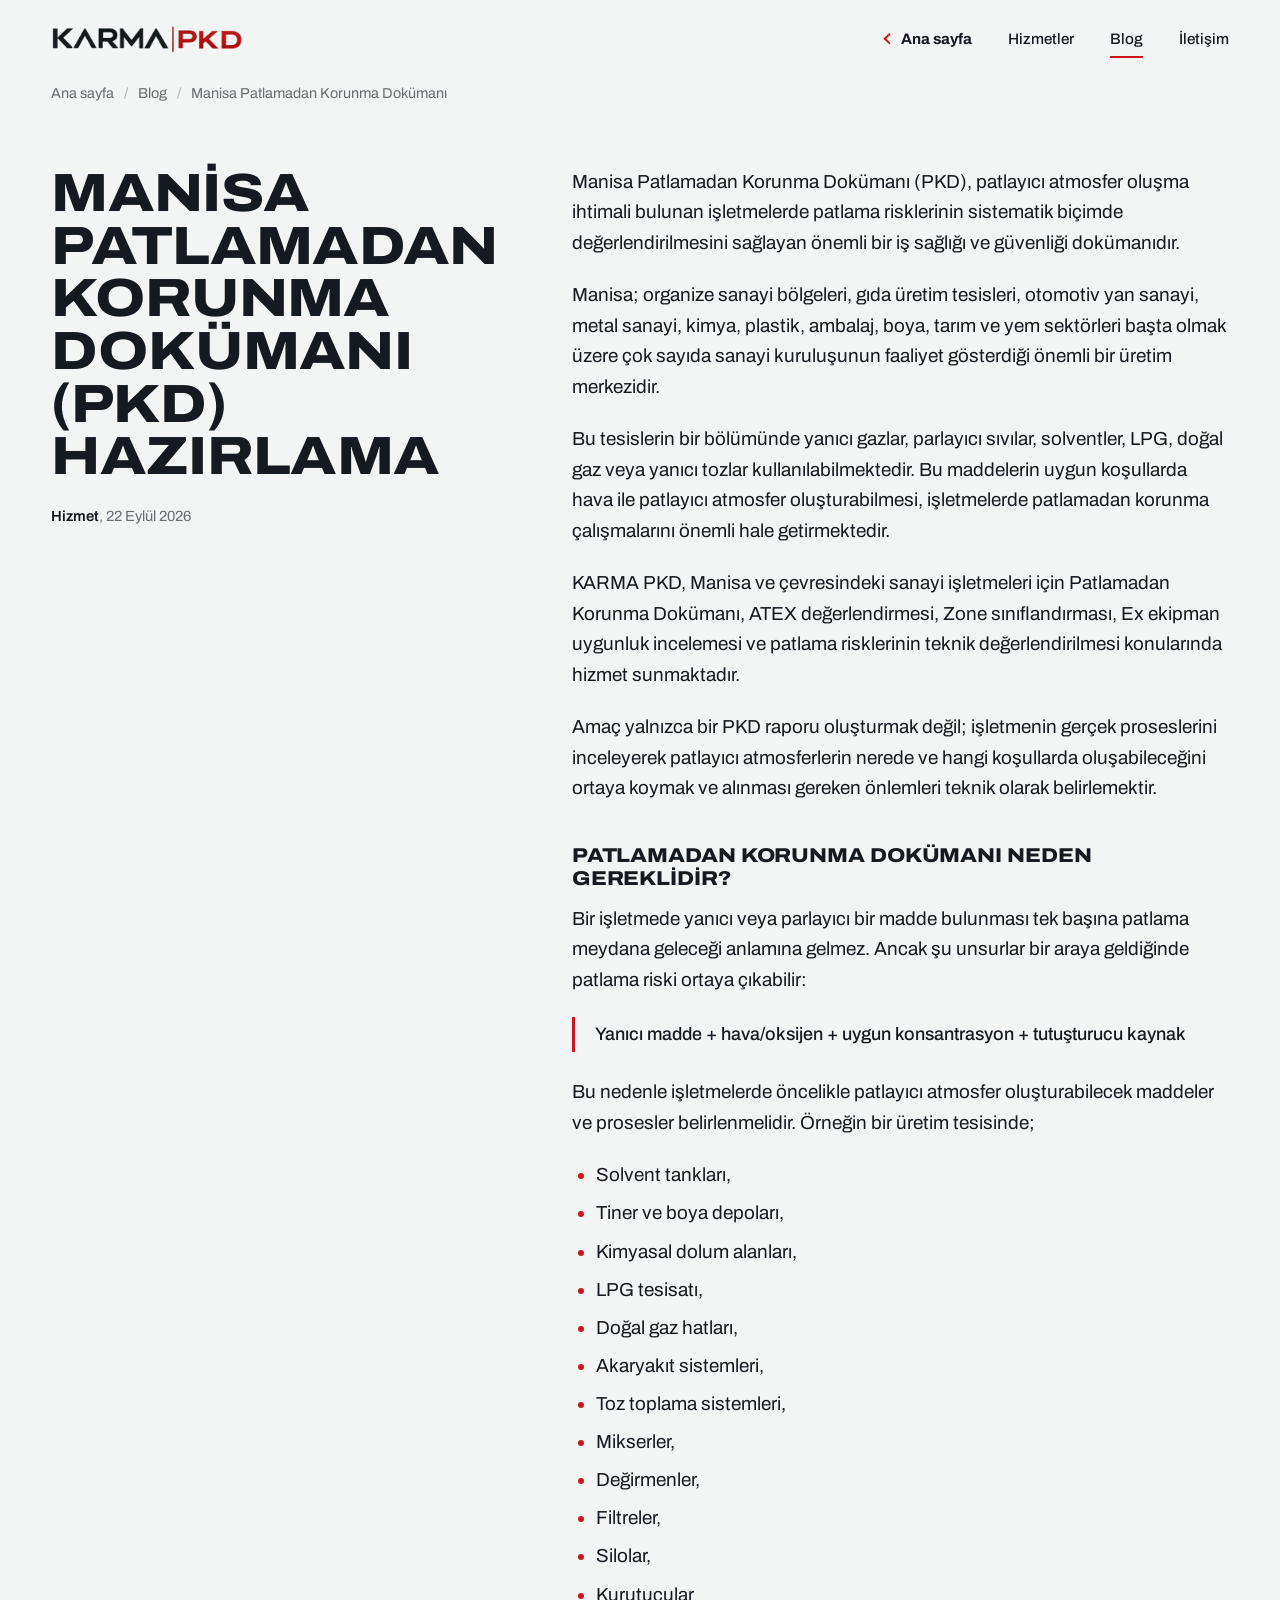
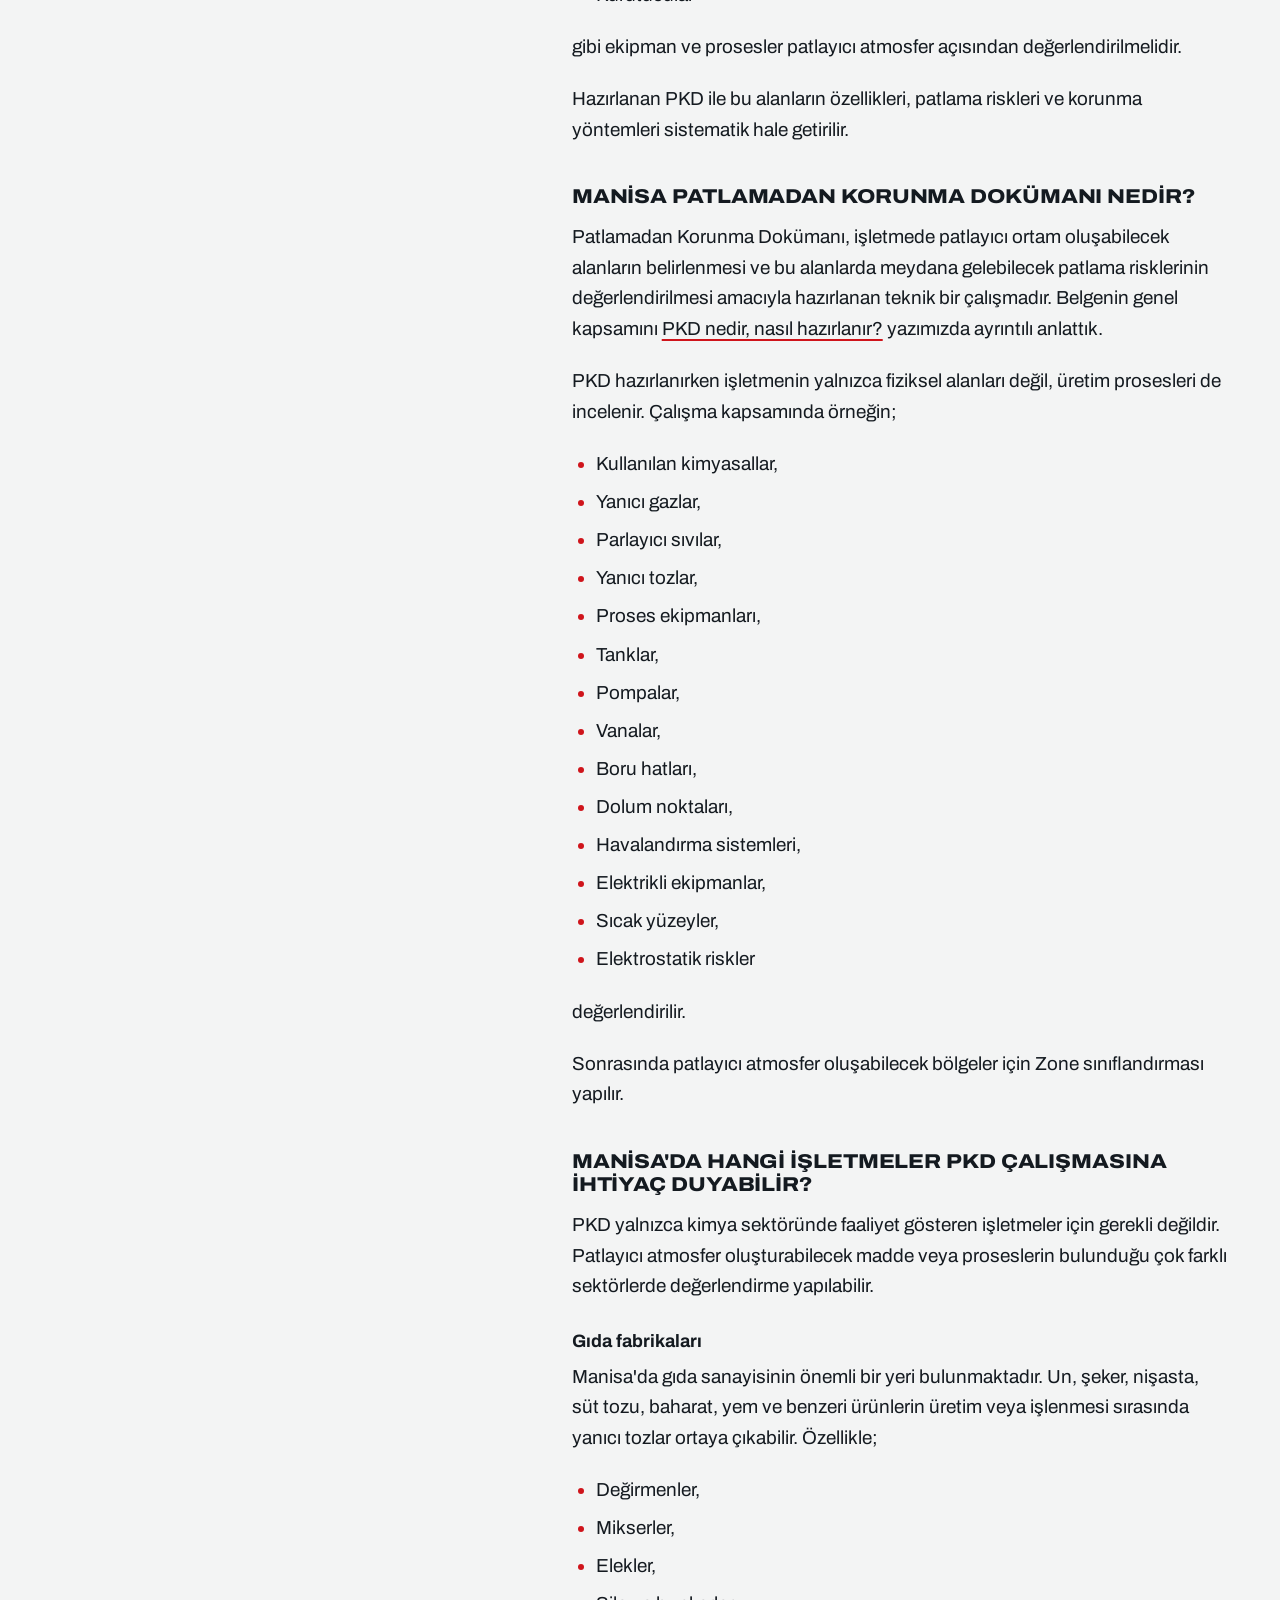
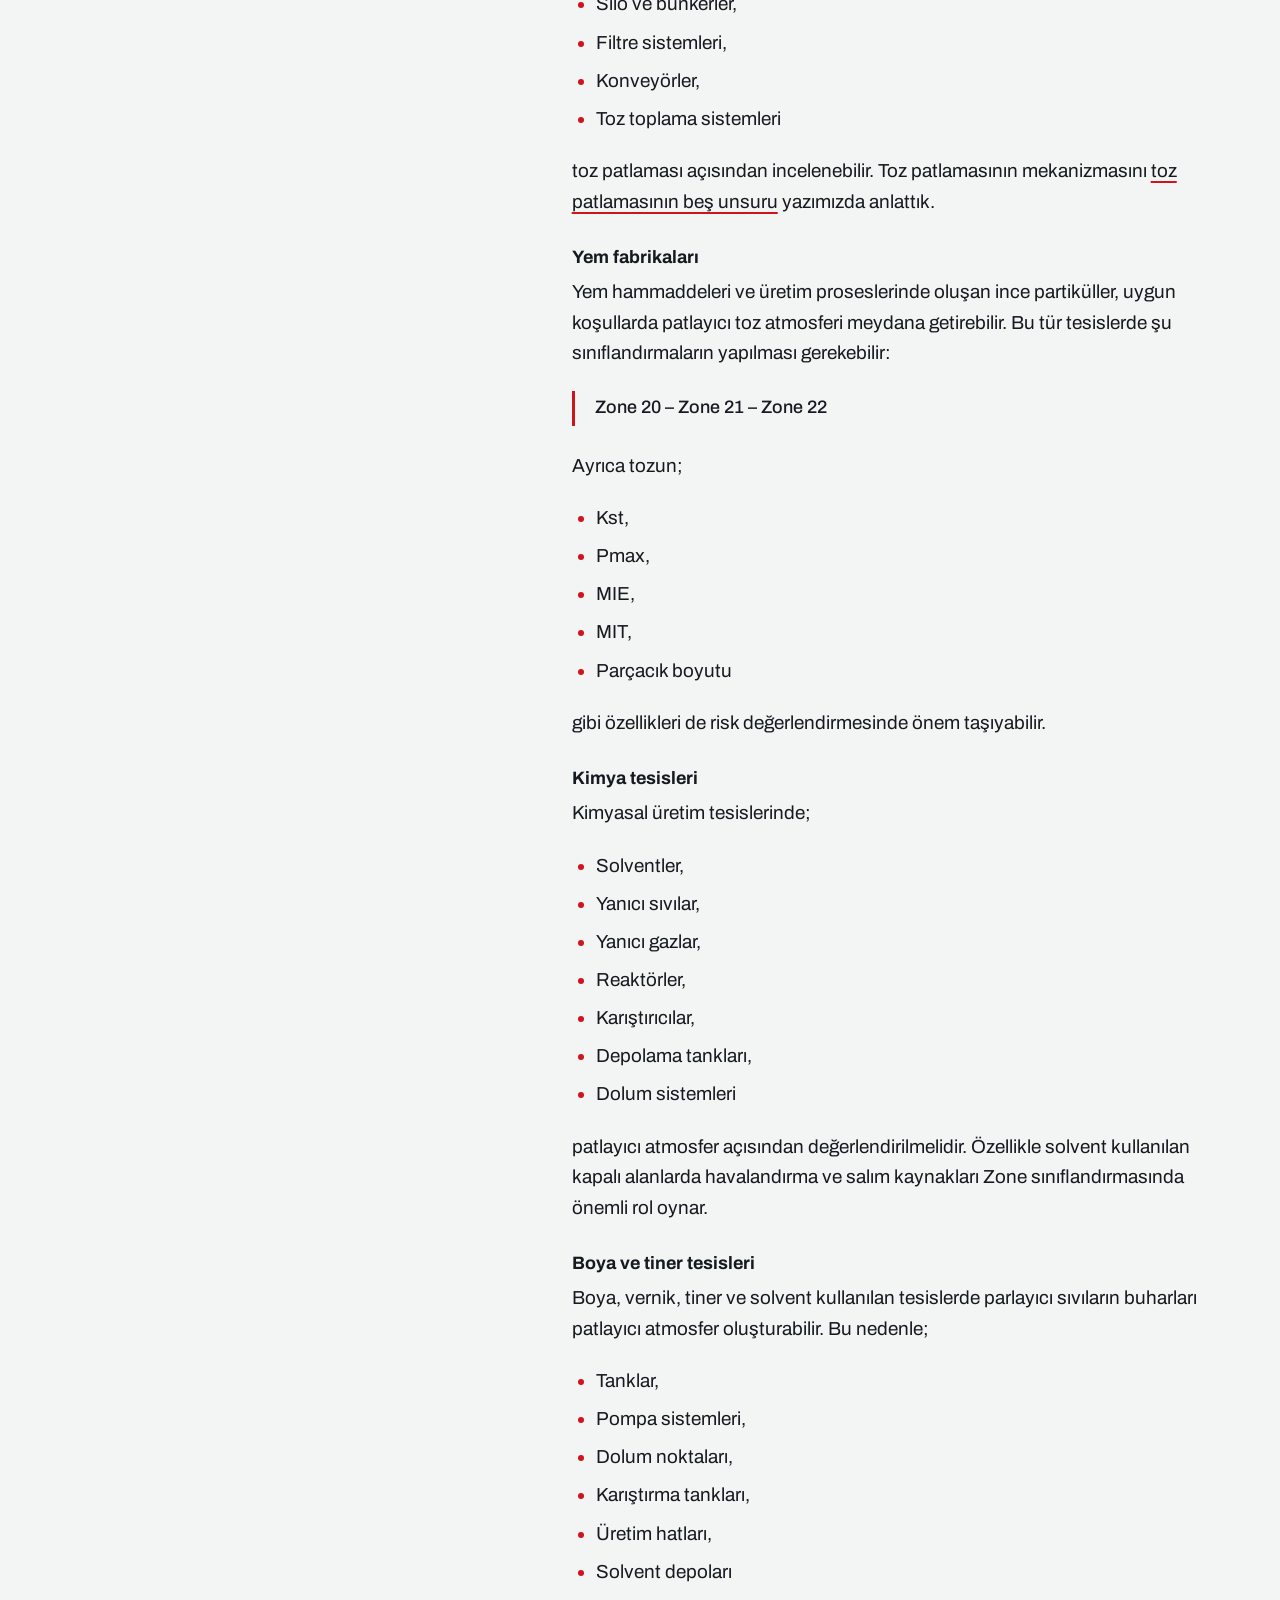
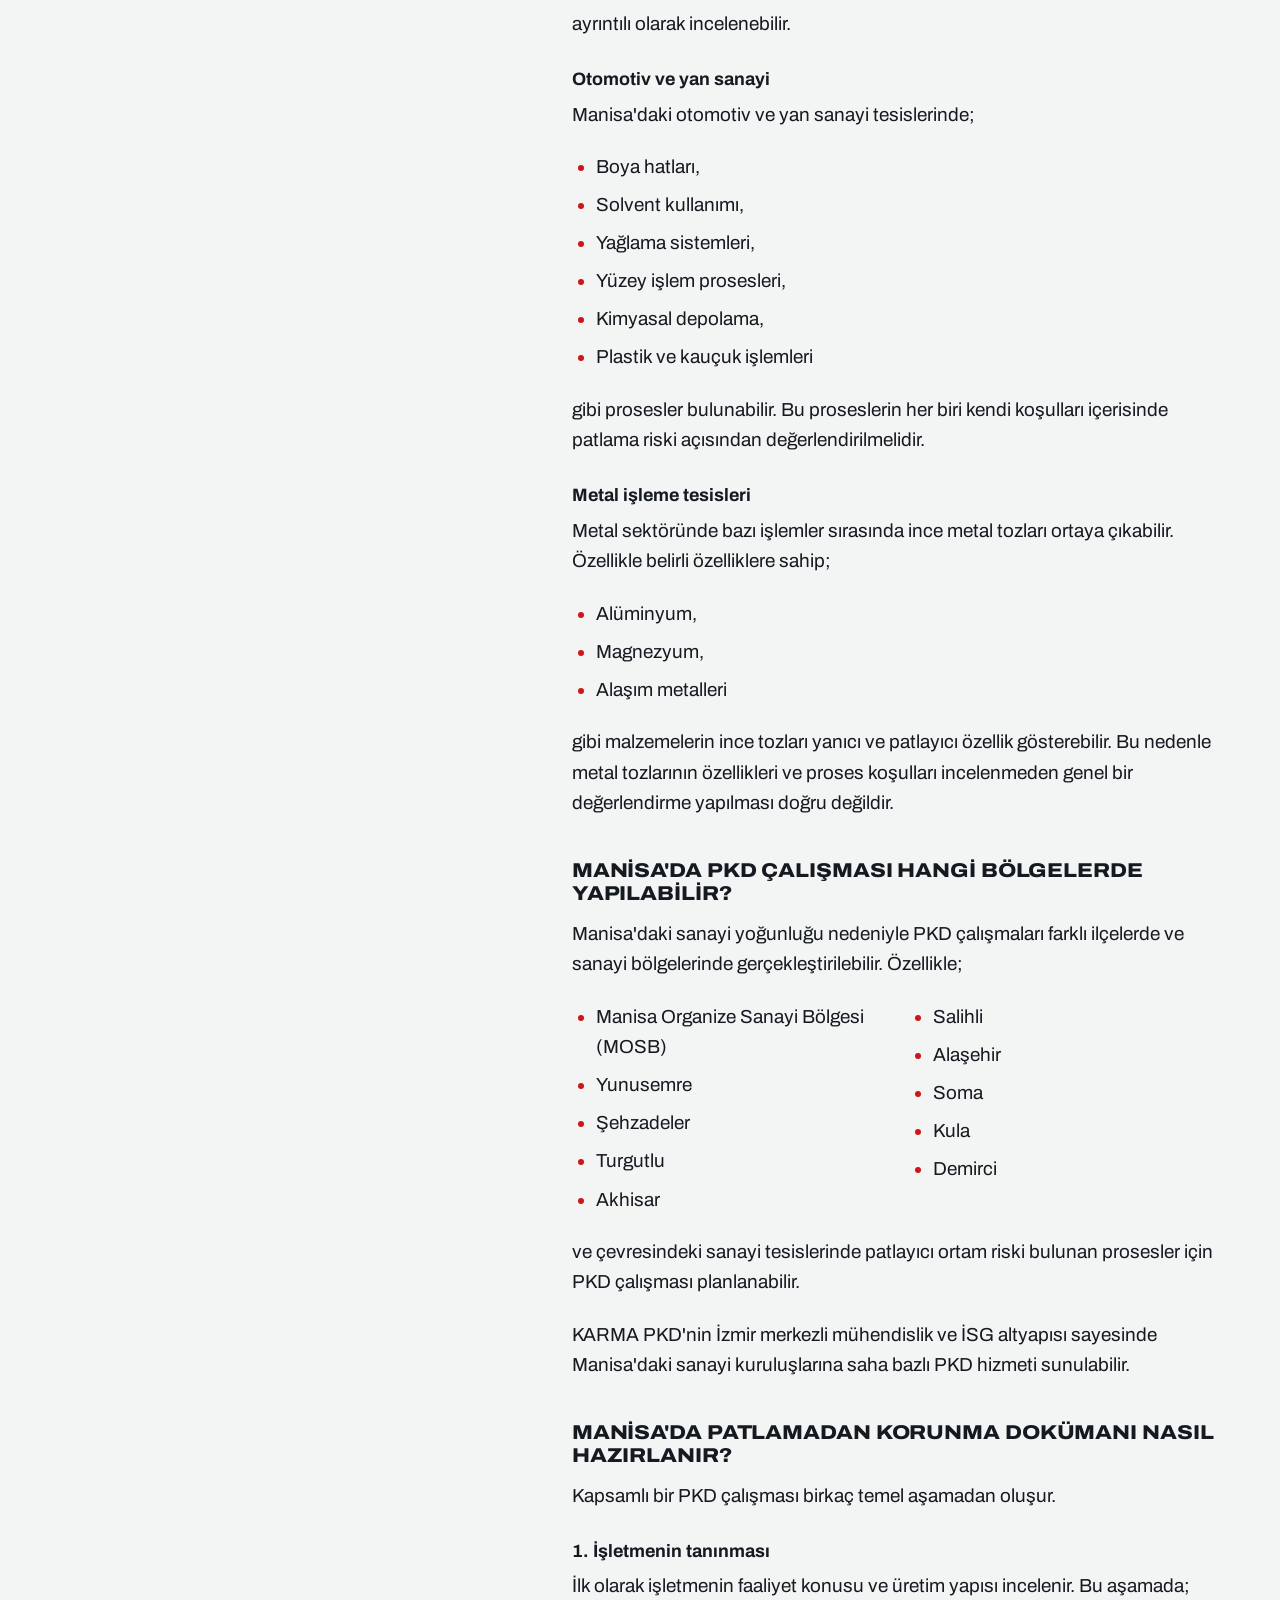
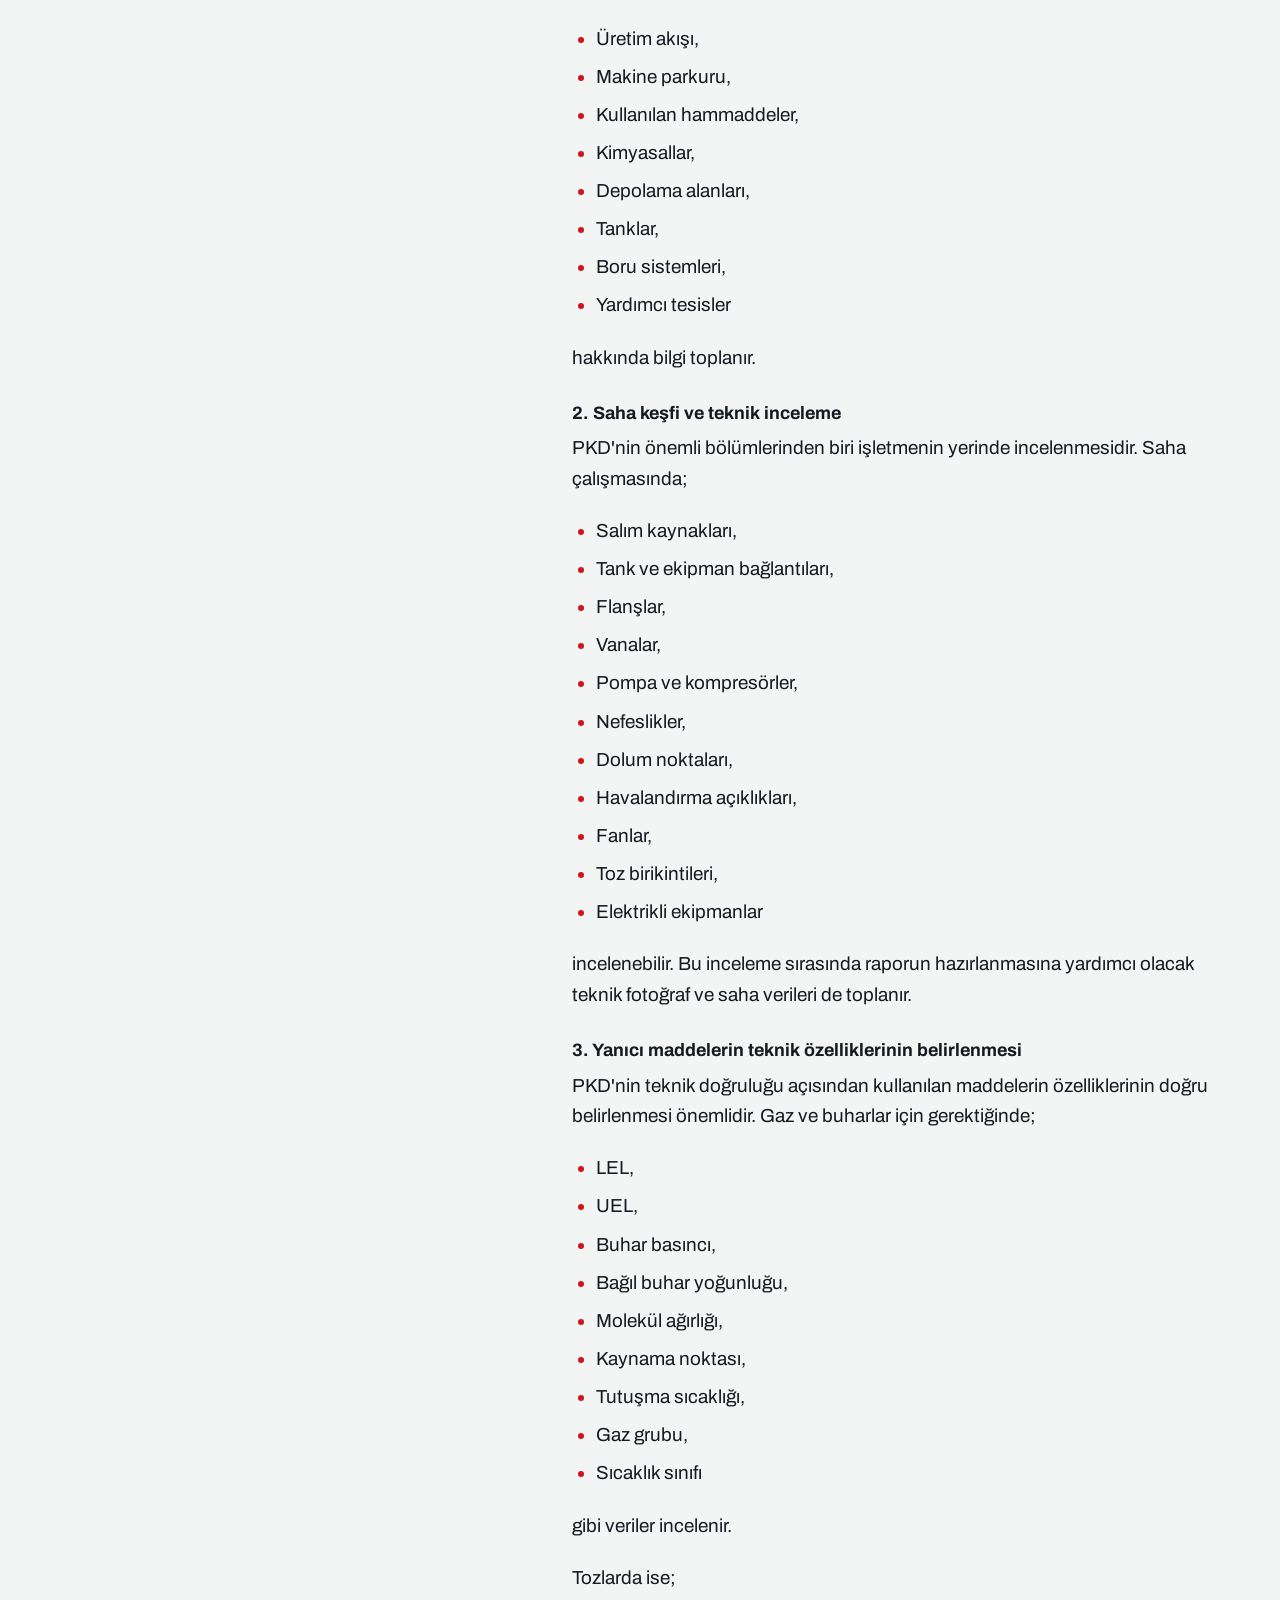
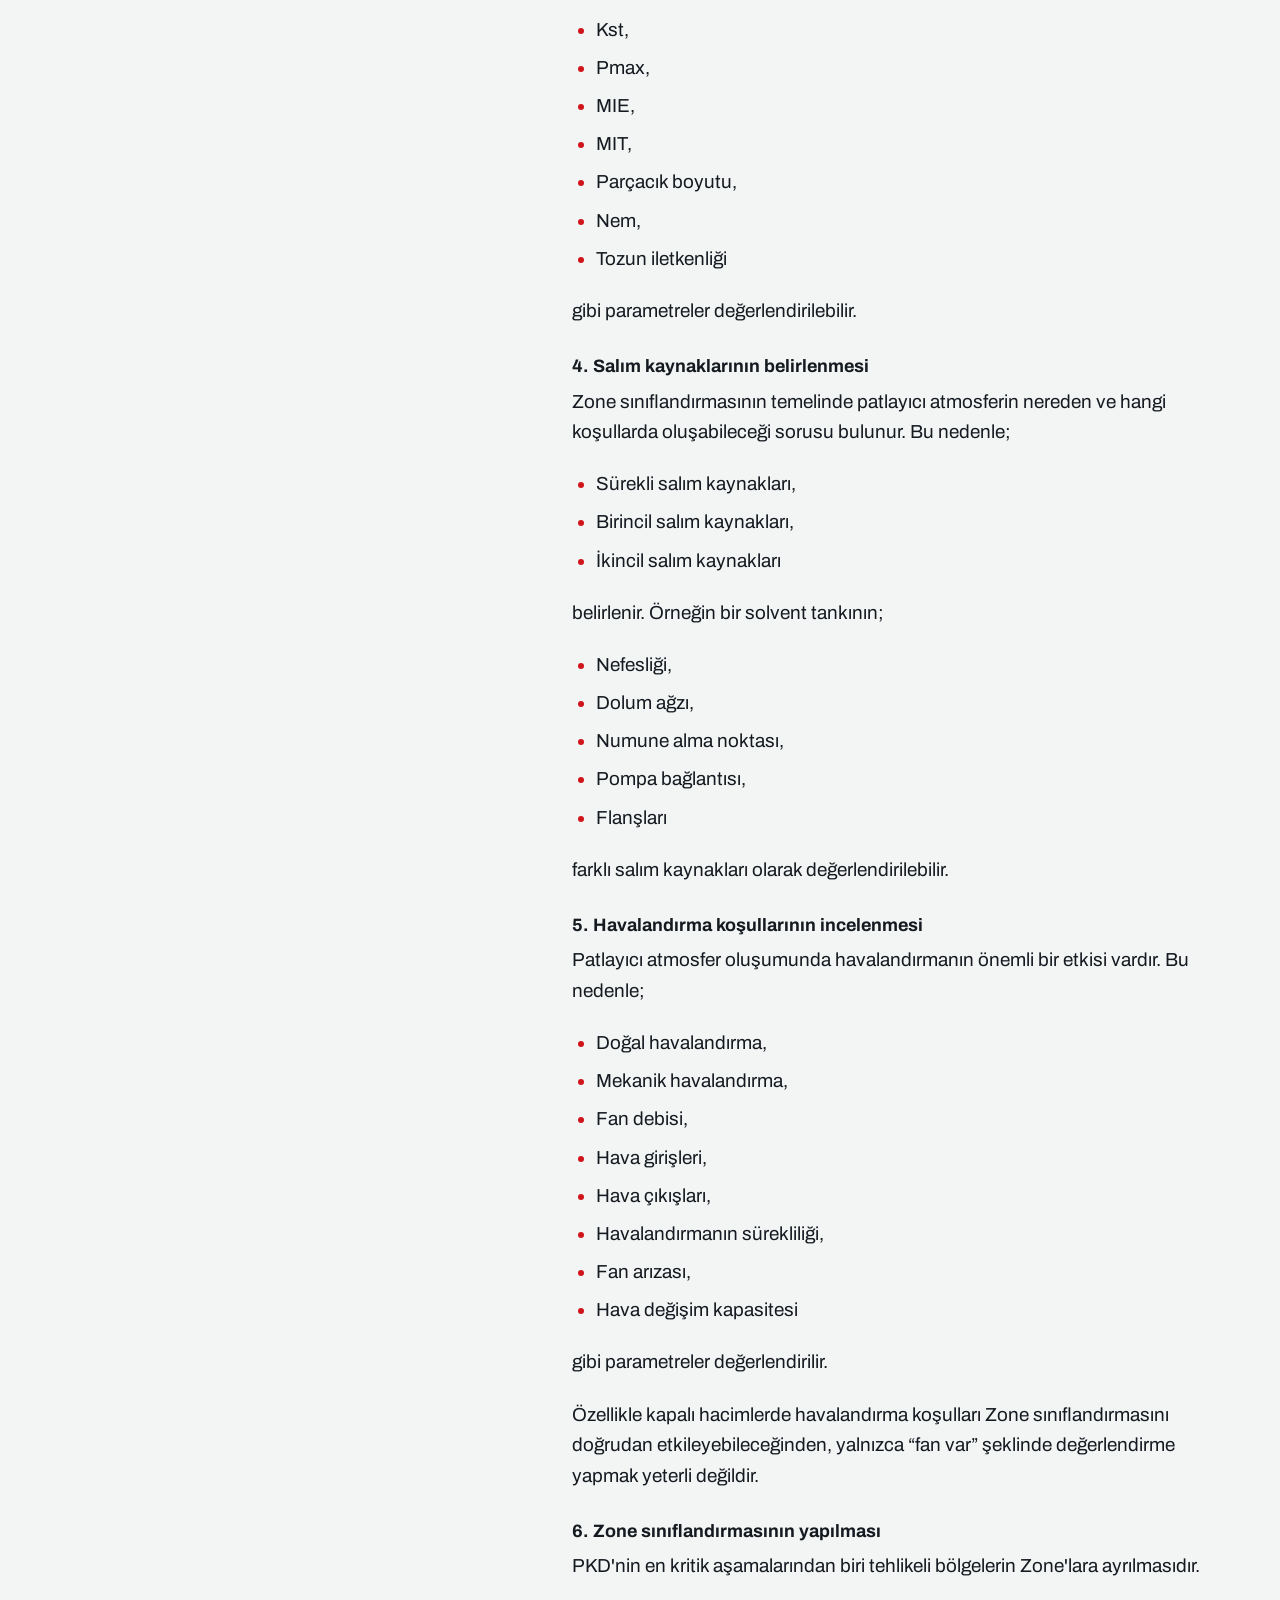
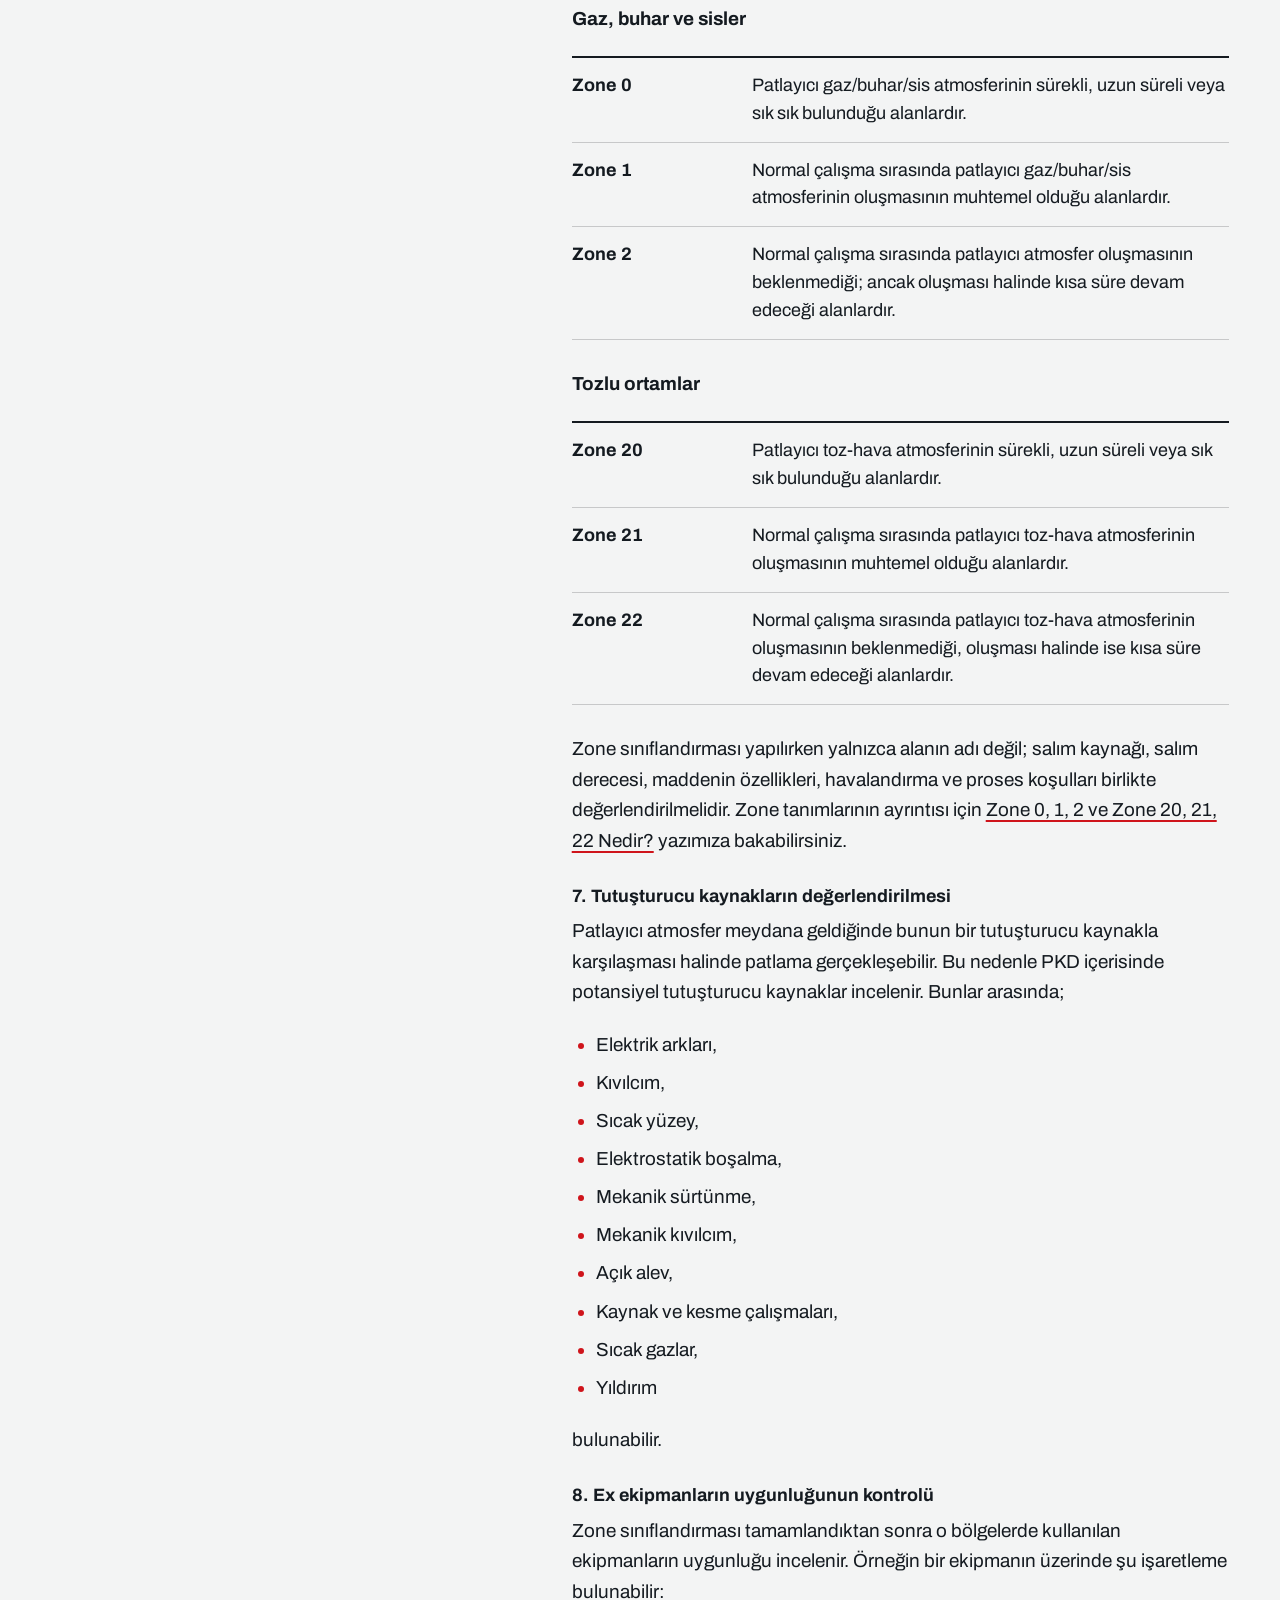
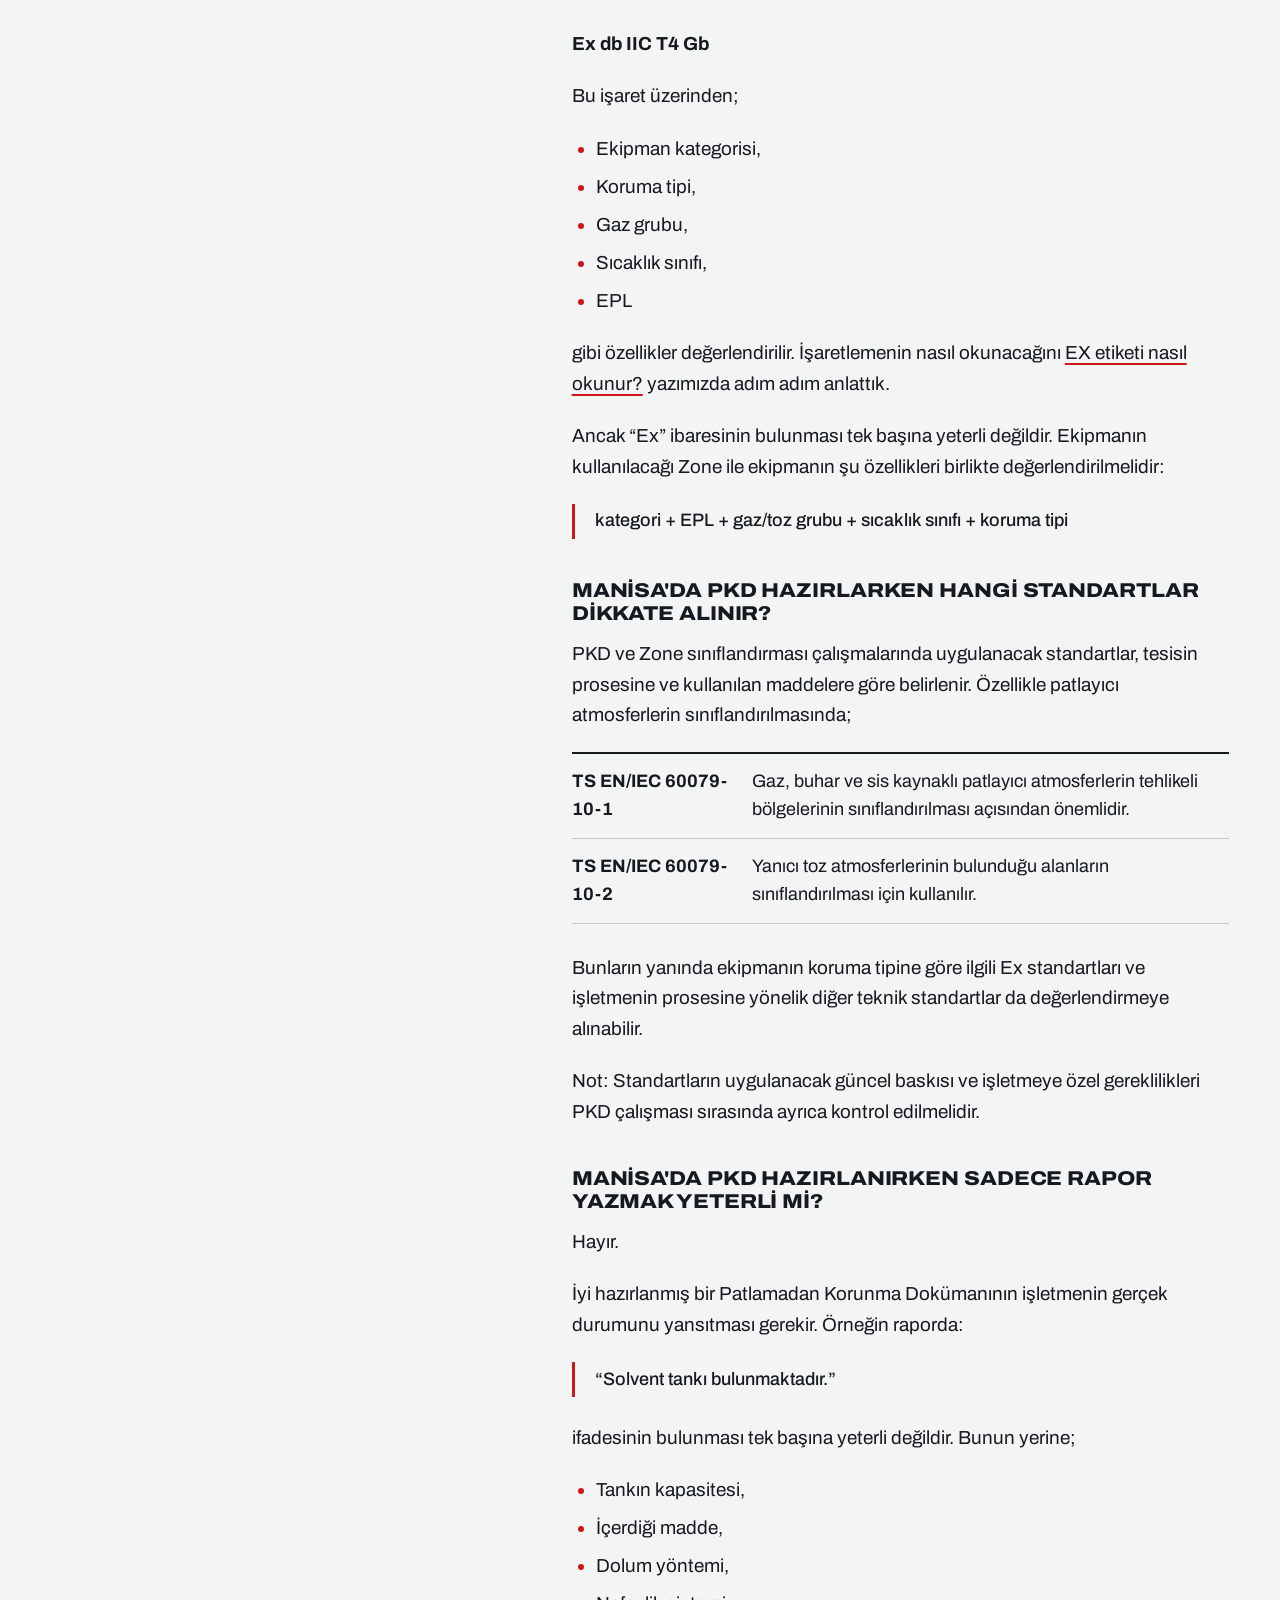
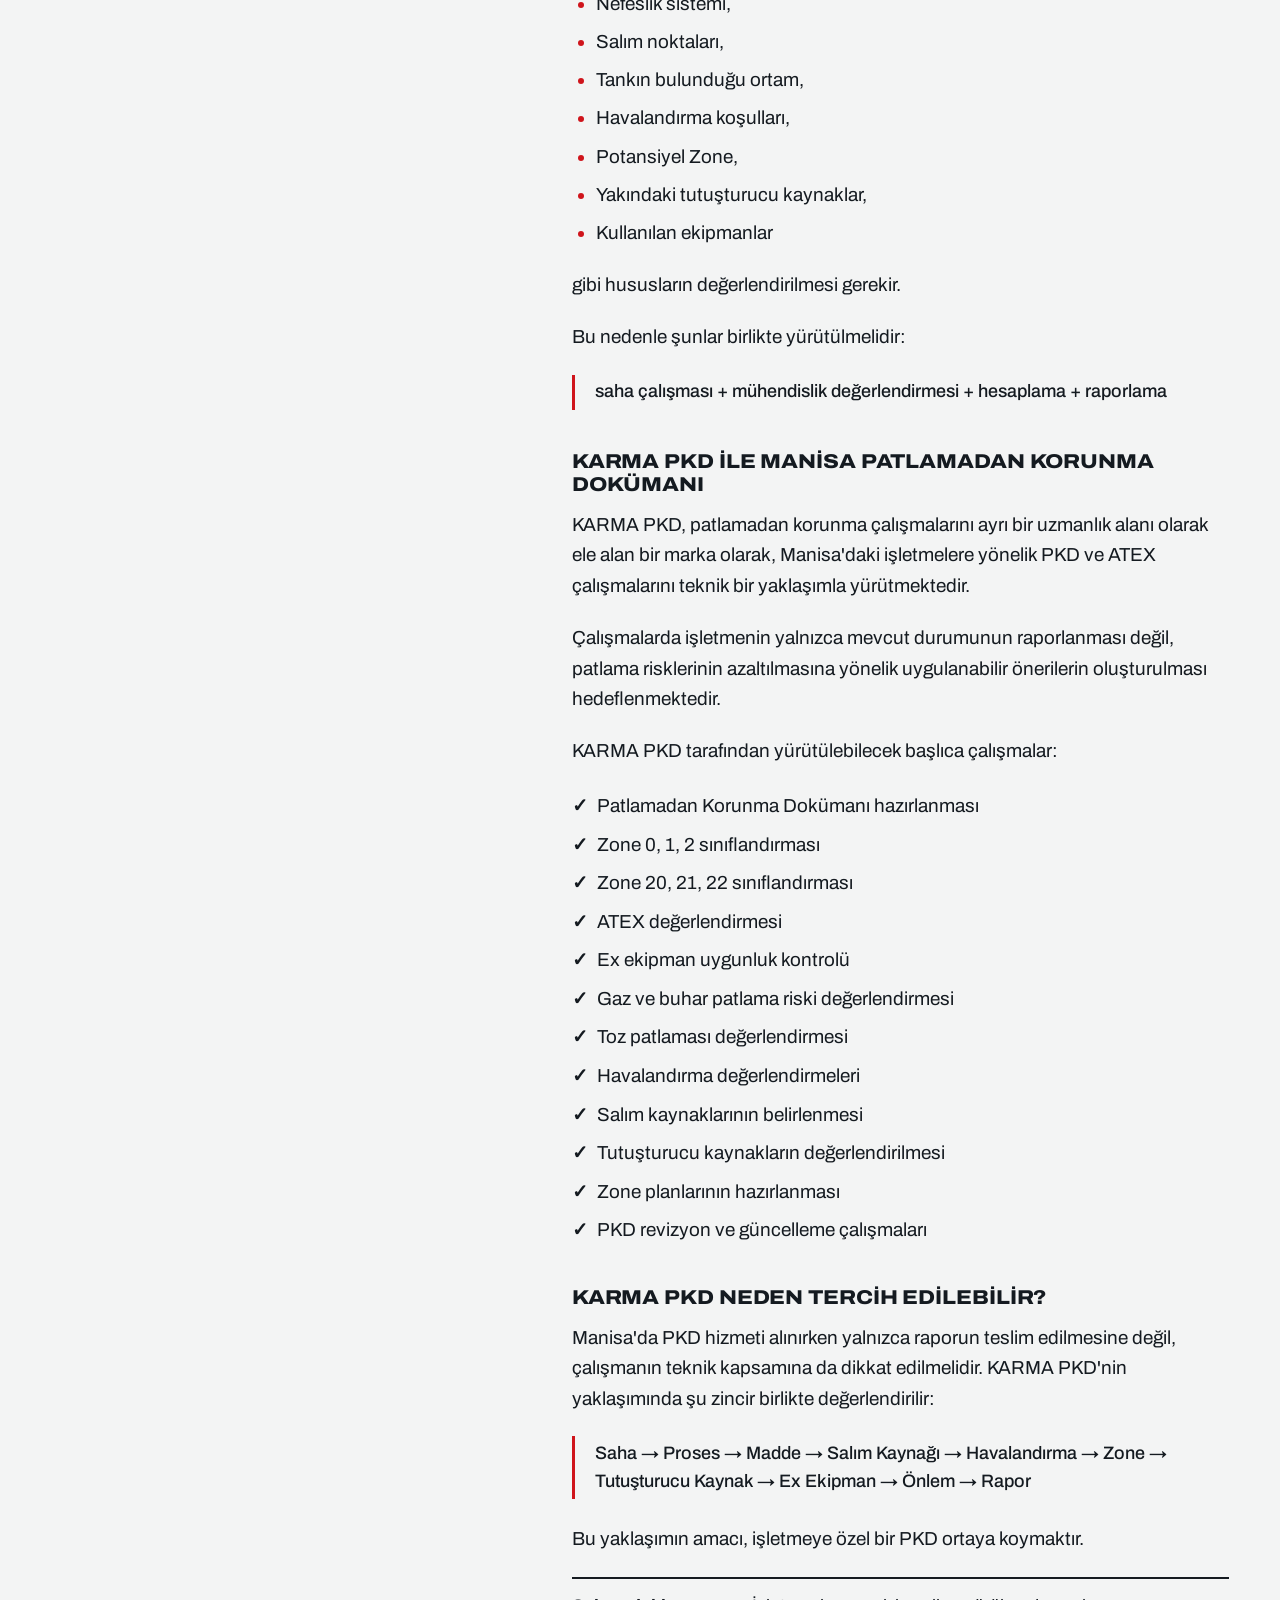
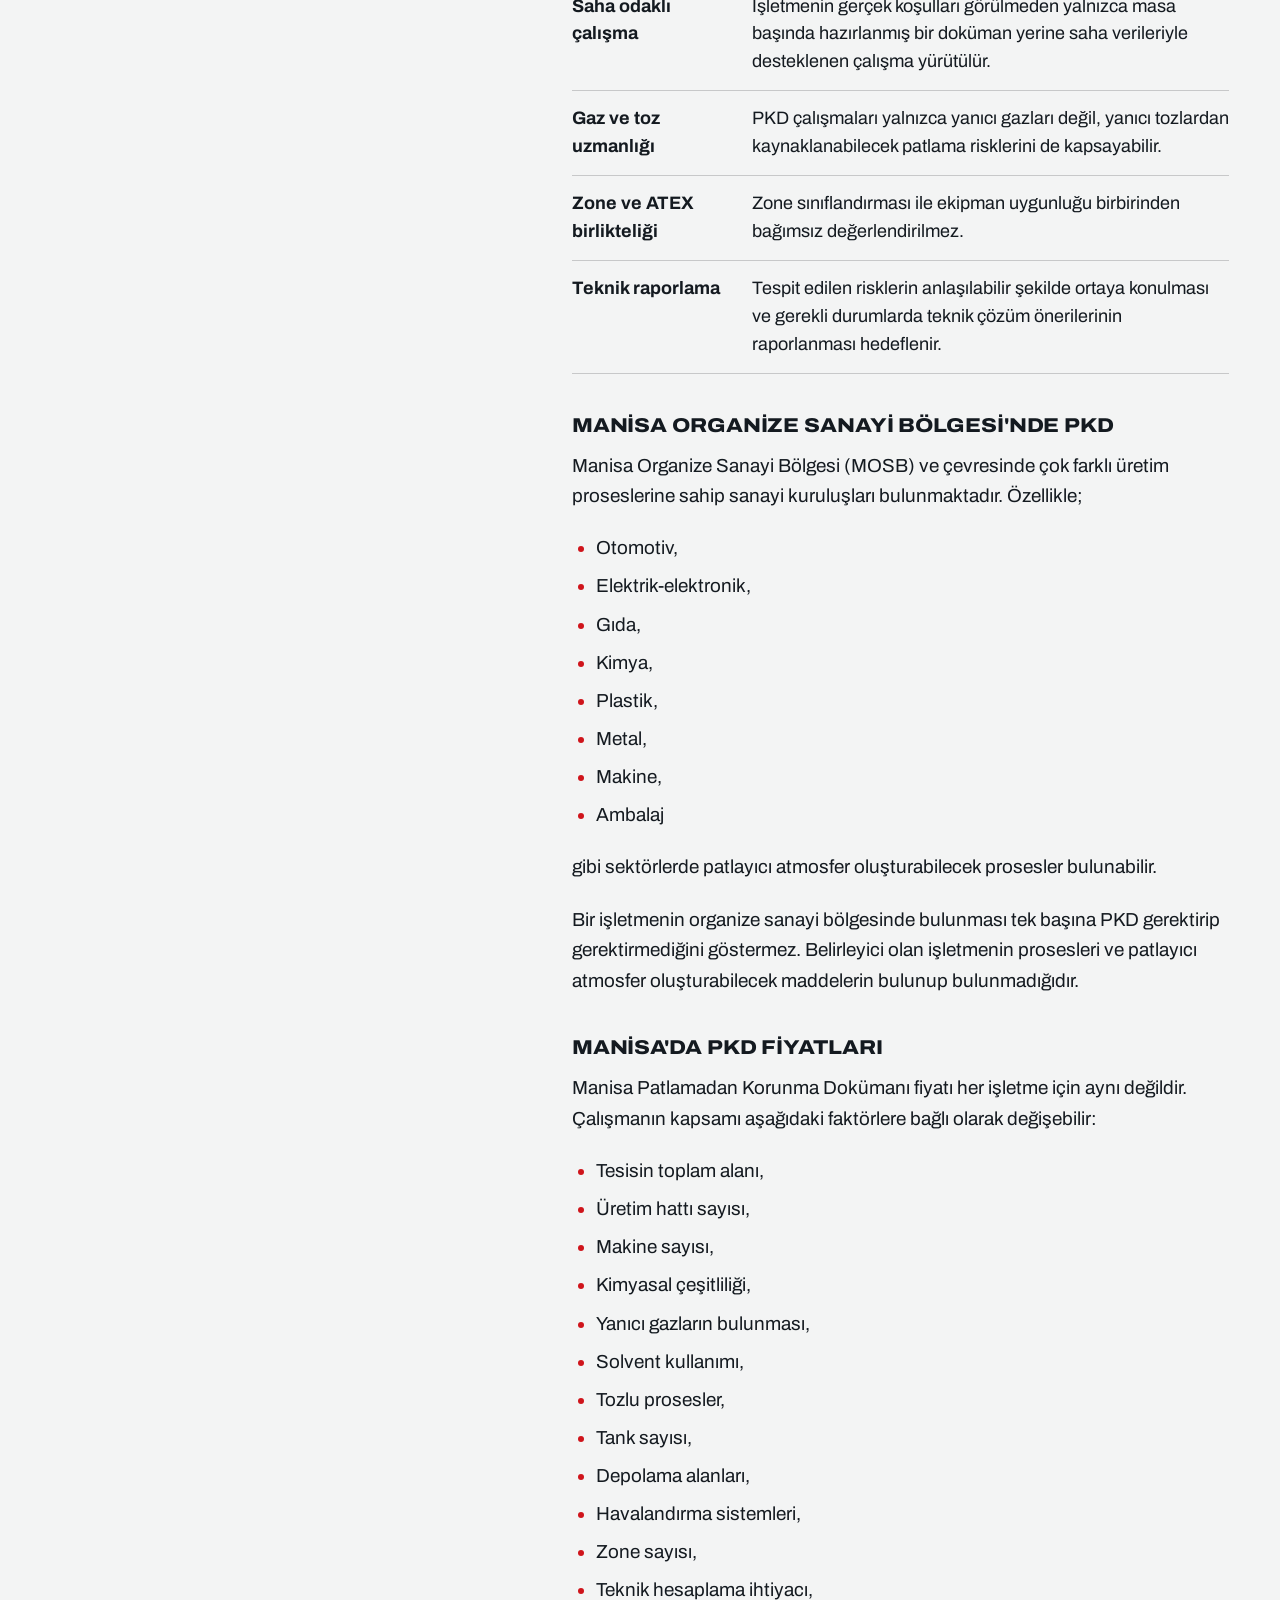
<file: blog/manisa-patlamadan-korunma-dokumani.html>
<!DOCTYPE html>
<html lang="tr">
<head>
<meta charset="utf-8">
<meta name="viewport" content="width=device-width, initial-scale=1, viewport-fit=cover">
<meta name="theme-color" content="#f3f4f4">

<title>Manisa Patlamadan Korunma Dokümanı (PKD) Hazırlama</title>
<meta name="description" content="Manisa'da Patlamadan Korunma Dokümanı (PKD) hazırlama: saha keşfi, Zone sınıflandırması, Ex ekipman kontrolü, MOSB ve ilçe bazlı hizmet, sık sorulan sorular.">
<link rel="canonical" href="https://www.karmapkd.com/blog/manisa-patlamadan-korunma-dokumani.html">

<meta property="og:type" content="article">
<meta property="og:locale" content="tr_TR">
<meta property="og:site_name" content="KARMA PKD">
<meta property="og:title" content="Manisa Patlamadan Korunma Dokümanı (PKD) Hazırlama">
<meta property="og:description" content="Manisa'da Patlamadan Korunma Dokümanı (PKD) hazırlama: saha keşfi, Zone sınıflandırması, Ex ekipman kontrolü, MOSB ve ilçe bazlı hizmet, sık sorulan sorular.">
<meta property="og:url" content="https://www.karmapkd.com/blog/manisa-patlamadan-korunma-dokumani.html">

<script type="application/ld+json">
{
  "@context": "https://schema.org",
  "@graph": [
    {
      "@type": "BlogPosting",
      "headline": "Manisa Patlamadan Korunma Dokümanı (PKD) Hazırlama",
      "description": "Manisa'da Patlamadan Korunma Dokümanı (PKD) hazırlama: saha keşfi, Zone sınıflandırması, Ex ekipman kontrolü, MOSB ve ilçe bazlı hizmet, sık sorulan sorular.",
      "inLanguage": "tr",
      "datePublished": "2026-09-22",
      "dateModified": "2026-09-22",
      "author": { "@type": "Organization", "name": "KARMA PKD" },
      "publisher": {
        "@type": "Organization",
        "name": "KARMA PKD",
        "logo": { "@type": "ImageObject", "url": "https://www.karmapkd.com/blog/assets/logo-dark.png" }
      },
      "mainEntityOfPage": "https://www.karmapkd.com/blog/manisa-patlamadan-korunma-dokumani.html"
    },
    {
      "@type": "BreadcrumbList",
      "itemListElement": [
        { "@type": "ListItem", "position": 1, "name": "Ana sayfa", "item": "https://www.karmapkd.com/" },
        { "@type": "ListItem", "position": 2, "name": "Blog", "item": "https://www.karmapkd.com/blog/" },
        { "@type": "ListItem", "position": 3, "name": "Manisa Patlamadan Korunma Dokümanı", "item": "https://www.karmapkd.com/blog/manisa-patlamadan-korunma-dokumani.html" }
      ]
    },
    {
      "@type": "FAQPage",
      "mainEntity": [
        {
          "@type": "Question",
          "name": "Manisa'da Patlamadan Korunma Dokümanı hazırlayan firma nasıl seçilir?",
          "acceptedAnswer": { "@type": "Answer", "text": "Firma seçiminde yalnızca fiyat karşılaştırması yapmak yerine saha keşfi, Zone sınıflandırması, havalandırma değerlendirmesi, Ex ekipman kontrolü, gaz ve toz patlaması konusundaki teknik deneyim ve raporlama kapsamı birlikte değerlendirilmelidir." }
        },
        {
          "@type": "Question",
          "name": "Manisa'daki her fabrika PKD hazırlatmak zorunda mıdır?",
          "acceptedAnswer": { "@type": "Answer", "text": "PKD ihtiyacı işletmenin faaliyetinden ve patlayıcı atmosfer oluşma ihtimalinden bağımsız olarak otomatik şekilde belirlenmez. Yanıcı gaz, buhar, sis veya toz bulunan proseslerin teknik olarak değerlendirilmesi gerekir." }
        },
        {
          "@type": "Question",
          "name": "Manisa OSB'de bulunan işletmeler için PKD gerekli midir?",
          "acceptedAnswer": { "@type": "Answer", "text": "İşletmenin Manisa OSB'de bulunması tek başına PKD gerekliliğini belirlemez. Kullanılan maddeler, prosesler ve patlayıcı atmosfer oluşma ihtimali incelenmelidir." }
        },
        {
          "@type": "Question",
          "name": "Gıda fabrikalarında patlama riski olabilir mi?",
          "acceptedAnswer": { "@type": "Answer", "text": "Evet. Un, şeker, nişasta, süt tozu, yem, baharat ve benzeri yanıcı tozlar uygun koşullarda patlayıcı atmosfer oluşturabilir." }
        },
        {
          "@type": "Question",
          "name": "PKD ile Zone sınıflandırması arasındaki fark nedir?",
          "acceptedAnswer": { "@type": "Answer", "text": "Zone sınıflandırması, PKD'nin bir bölümüdür. PKD ise Zone belirlemenin yanı sıra patlama risklerinin, tutuşturucu kaynakların, ekipmanların ve alınması gereken önlemlerin daha geniş kapsamlı değerlendirilmesini içerir." }
        },
        {
          "@type": "Question",
          "name": "PKD sadece elektrikli ekipmanları mı kapsar?",
          "acceptedAnswer": { "@type": "Answer", "text": "Hayır. Patlamadan korunma değerlendirmesi yalnızca elektrikli ekipmanlarla sınırlı değildir. Mekanik ekipmanlar, sıcak yüzeyler, elektrostatik boşalmalar, mekanik kıvılcımlar ve diğer potansiyel tutuşturucu kaynaklar da değerlendirilmelidir." }
        },
        {
          "@type": "Question",
          "name": "Manisa PKD fiyatı nasıl hesaplanır?",
          "acceptedAnswer": { "@type": "Answer", "text": "Fiyat; tesisin büyüklüğü, proseslerin karmaşıklığı, kullanılan maddeler, tank ve makine sayısı, Zone alanları ve gerekli teknik hesaplamalar gibi faktörlere göre belirlenir. İşletmeniz ile ilgili patlamadan korunma dokümanı fiyat teklifi almak için bizimle iletişime geçebilirsiniz." }
        }
      ]
    }
  ]
}
</script>

<link rel="preconnect" href="https://fonts.googleapis.com">
<link rel="preconnect" href="https://fonts.gstatic.com" crossorigin>
<link href="https://fonts.googleapis.com/css2?family=Archivo:wdth,wght@62..125,100..900&display=swap" rel="stylesheet">
<link rel="stylesheet" href="blog.css">
<style>
  .post-body h2, .post-body h3 { scroll-margin-top: 5.5rem; }
  html { scroll-behavior: smooth; }
  @media (prefers-reduced-motion: reduce) { html { scroll-behavior: auto; } }

  .post-body ul.cols { columns: 2; column-gap: 2.5rem; }
  .post-body ul.cols li { break-inside: avoid; }
  @media (max-width: 36rem) { .post-body ul.cols { columns: 1; } }

  .post-body .contact-card { margin: 2.5rem 0; padding: 1.4rem 1.6rem; border: 2px solid currentColor; }
  .post-body .contact-card p { margin: 0 0 .75rem; }
  .post-body .contact-card p:last-child { margin-bottom: 0; }

  /* Onay işaretli hizmet listesi */
  .post-body ul.checks { list-style: none; padding: 0; margin: 1.5rem 0; }
  .post-body ul.checks li { position: relative; padding-left: 1.6rem; margin: .5rem 0; }
  .post-body ul.checks li::before { content: "✓"; position: absolute; left: 0; font-weight: 700; }
</style>
</head>
<body>
<a class="skip" href="#icerik">İçeriğe geç</a>

<header class="bhdr">
  <a class="logo" href="../index.html" aria-label="KARMA PKD, ana sayfa"><span class="lg lg-dark" aria-hidden="true"></span></a>
  <nav class="bnav" aria-label="Ana menü">
    <a class="home" href="../index.html">Ana sayfa</a>
    <a href="../index.html#hizmetler">Hizmetler</a>
    <a href="index.html" aria-current="page">Blog</a>
    <a href="../index.html#iletisim">İletişim</a>
  </nav>
</header>

<nav class="crumbs" aria-label="Sayfa konumu">
  <ol>
    <li><a href="../index.html">Ana sayfa</a></li>
    <li><a href="index.html">Blog</a></li>
    <li aria-current="page">Manisa Patlamadan Korunma Dokümanı</li>
  </ol>
</nav>

<main id="icerik">
  <article class="post-wrap">
    <header class="post-head">
      <h1 class="disp">Manisa Patlamadan Korunma Dokümanı (PKD) Hazırlama</h1>
      <p class="meta"><a href="index.html">Hizmet</a>, <time datetime="2026-09-22">22 Eylül 2026</time></p>
    </header>

    <div class="post-body">
      <p>Manisa Patlamadan Korunma Dokümanı (PKD), patlayıcı atmosfer oluşma ihtimali bulunan işletmelerde patlama risklerinin sistematik biçimde değerlendirilmesini sağlayan önemli bir iş sağlığı ve güvenliği dokümanıdır.</p>
      <p>Manisa; organize sanayi bölgeleri, gıda üretim tesisleri, otomotiv yan sanayi, metal sanayi, kimya, plastik, ambalaj, boya, tarım ve yem sektörleri başta olmak üzere çok sayıda sanayi kuruluşunun faaliyet gösterdiği önemli bir üretim merkezidir.</p>
      <p>Bu tesislerin bir bölümünde yanıcı gazlar, parlayıcı sıvılar, solventler, LPG, doğal gaz veya yanıcı tozlar kullanılabilmektedir. Bu maddelerin uygun koşullarda hava ile patlayıcı atmosfer oluşturabilmesi, işletmelerde patlamadan korunma çalışmalarını önemli hale getirmektedir.</p>
      <p>KARMA PKD, Manisa ve çevresindeki sanayi işletmeleri için Patlamadan Korunma Dokümanı, ATEX değerlendirmesi, Zone sınıflandırması, Ex ekipman uygunluk incelemesi ve patlama risklerinin teknik değerlendirilmesi konularında hizmet sunmaktadır.</p>
      <p>Amaç yalnızca bir PKD raporu oluşturmak değil; işletmenin gerçek proseslerini inceleyerek patlayıcı atmosferlerin nerede ve hangi koşullarda oluşabileceğini ortaya koymak ve alınması gereken önlemleri teknik olarak belirlemektir.</p>

      <h2 id="neden-gerekli">Patlamadan Korunma Dokümanı Neden Gereklidir?</h2>
      <p>Bir işletmede yanıcı veya parlayıcı bir madde bulunması tek başına patlama meydana geleceği anlamına gelmez. Ancak şu unsurlar bir araya geldiğinde patlama riski ortaya çıkabilir:</p>
      <blockquote>Yanıcı madde + hava/oksijen + uygun konsantrasyon + tutuşturucu kaynak</blockquote>
      <p>Bu nedenle işletmelerde öncelikle patlayıcı atmosfer oluşturabilecek maddeler ve prosesler belirlenmelidir. Örneğin bir üretim tesisinde;</p>
      <ul>
        <li>Solvent tankları,</li>
        <li>Tiner ve boya depoları,</li>
        <li>Kimyasal dolum alanları,</li>
        <li>LPG tesisatı,</li>
        <li>Doğal gaz hatları,</li>
        <li>Akaryakıt sistemleri,</li>
        <li>Toz toplama sistemleri,</li>
        <li>Mikserler,</li>
        <li>Değirmenler,</li>
        <li>Filtreler,</li>
        <li>Silolar,</li>
        <li>Kurutucular</li>
      </ul>
      <p>gibi ekipman ve prosesler patlayıcı atmosfer açısından değerlendirilmelidir.</p>
      <p>Hazırlanan PKD ile bu alanların özellikleri, patlama riskleri ve korunma yöntemleri sistematik hale getirilir.</p>

      <h2 id="pkd-nedir">Manisa Patlamadan Korunma Dokümanı Nedir?</h2>
      <p>Patlamadan Korunma Dokümanı, işletmede patlayıcı ortam oluşabilecek alanların belirlenmesi ve bu alanlarda meydana gelebilecek patlama risklerinin değerlendirilmesi amacıyla hazırlanan teknik bir çalışmadır. Belgenin genel kapsamını <a href="patlamadan-korunma-dokumani-nedir.html">PKD nedir, nasıl hazırlanır?</a> yazımızda ayrıntılı anlattık.</p>
      <p>PKD hazırlanırken işletmenin yalnızca fiziksel alanları değil, üretim prosesleri de incelenir. Çalışma kapsamında örneğin;</p>
      <ul>
        <li>Kullanılan kimyasallar,</li>
        <li>Yanıcı gazlar,</li>
        <li>Parlayıcı sıvılar,</li>
        <li>Yanıcı tozlar,</li>
        <li>Proses ekipmanları,</li>
        <li>Tanklar,</li>
        <li>Pompalar,</li>
        <li>Vanalar,</li>
        <li>Boru hatları,</li>
        <li>Dolum noktaları,</li>
        <li>Havalandırma sistemleri,</li>
        <li>Elektrikli ekipmanlar,</li>
        <li>Sıcak yüzeyler,</li>
        <li>Elektrostatik riskler</li>
      </ul>
      <p>değerlendirilir.</p>
      <p>Sonrasında patlayıcı atmosfer oluşabilecek bölgeler için Zone sınıflandırması yapılır.</p>

      <h2 id="hangi-isletmeler">Manisa'da Hangi İşletmeler PKD Çalışmasına İhtiyaç Duyabilir?</h2>
      <p>PKD yalnızca kimya sektöründe faaliyet gösteren işletmeler için gerekli değildir. Patlayıcı atmosfer oluşturabilecek madde veya proseslerin bulunduğu çok farklı sektörlerde değerlendirme yapılabilir.</p>

      <h3>Gıda fabrikaları</h3>
      <p>Manisa'da gıda sanayisinin önemli bir yeri bulunmaktadır. Un, şeker, nişasta, süt tozu, baharat, yem ve benzeri ürünlerin üretim veya işlenmesi sırasında yanıcı tozlar ortaya çıkabilir. Özellikle;</p>
      <ul>
        <li>Değirmenler,</li>
        <li>Mikserler,</li>
        <li>Elekler,</li>
        <li>Silo ve bunkerler,</li>
        <li>Filtre sistemleri,</li>
        <li>Konveyörler,</li>
        <li>Toz toplama sistemleri</li>
      </ul>
      <p>toz patlaması açısından incelenebilir. Toz patlamasının mekanizmasını <a href="toz-patlamasinin-bes-unsuru.html">toz patlamasının beş unsuru</a> yazımızda anlattık.</p>

      <h3>Yem fabrikaları</h3>
      <p>Yem hammaddeleri ve üretim proseslerinde oluşan ince partiküller, uygun koşullarda patlayıcı toz atmosferi meydana getirebilir. Bu tür tesislerde şu sınıflandırmaların yapılması gerekebilir:</p>
      <blockquote>Zone 20 – Zone 21 – Zone 22</blockquote>
      <p>Ayrıca tozun;</p>
      <ul>
        <li>Kst,</li>
        <li>Pmax,</li>
        <li>MIE,</li>
        <li>MIT,</li>
        <li>Parçacık boyutu</li>
      </ul>
      <p>gibi özellikleri de risk değerlendirmesinde önem taşıyabilir.</p>

      <h3>Kimya tesisleri</h3>
      <p>Kimyasal üretim tesislerinde;</p>
      <ul>
        <li>Solventler,</li>
        <li>Yanıcı sıvılar,</li>
        <li>Yanıcı gazlar,</li>
        <li>Reaktörler,</li>
        <li>Karıştırıcılar,</li>
        <li>Depolama tankları,</li>
        <li>Dolum sistemleri</li>
      </ul>
      <p>patlayıcı atmosfer açısından değerlendirilmelidir. Özellikle solvent kullanılan kapalı alanlarda havalandırma ve salım kaynakları Zone sınıflandırmasında önemli rol oynar.</p>

      <h3>Boya ve tiner tesisleri</h3>
      <p>Boya, vernik, tiner ve solvent kullanılan tesislerde parlayıcı sıvıların buharları patlayıcı atmosfer oluşturabilir. Bu nedenle;</p>
      <ul>
        <li>Tanklar,</li>
        <li>Pompa sistemleri,</li>
        <li>Dolum noktaları,</li>
        <li>Karıştırma tankları,</li>
        <li>Üretim hatları,</li>
        <li>Solvent depoları</li>
      </ul>
      <p>ayrıntılı olarak incelenebilir.</p>

      <h3>Otomotiv ve yan sanayi</h3>
      <p>Manisa'daki otomotiv ve yan sanayi tesislerinde;</p>
      <ul>
        <li>Boya hatları,</li>
        <li>Solvent kullanımı,</li>
        <li>Yağlama sistemleri,</li>
        <li>Yüzey işlem prosesleri,</li>
        <li>Kimyasal depolama,</li>
        <li>Plastik ve kauçuk işlemleri</li>
      </ul>
      <p>gibi prosesler bulunabilir. Bu proseslerin her biri kendi koşulları içerisinde patlama riski açısından değerlendirilmelidir.</p>

      <h3>Metal işleme tesisleri</h3>
      <p>Metal sektöründe bazı işlemler sırasında ince metal tozları ortaya çıkabilir. Özellikle belirli özelliklere sahip;</p>
      <ul>
        <li>Alüminyum,</li>
        <li>Magnezyum,</li>
        <li>Alaşım metalleri</li>
      </ul>
      <p>gibi malzemelerin ince tozları yanıcı ve patlayıcı özellik gösterebilir. Bu nedenle metal tozlarının özellikleri ve proses koşulları incelenmeden genel bir değerlendirme yapılması doğru değildir.</p>

      <h2 id="bolgeler">Manisa'da PKD Çalışması Hangi Bölgelerde Yapılabilir?</h2>
      <p>Manisa'daki sanayi yoğunluğu nedeniyle PKD çalışmaları farklı ilçelerde ve sanayi bölgelerinde gerçekleştirilebilir. Özellikle;</p>
      <ul class="cols">
        <li>Manisa Organize Sanayi Bölgesi (MOSB)</li>
        <li>Yunusemre</li>
        <li>Şehzadeler</li>
        <li>Turgutlu</li>
        <li>Akhisar</li>
        <li>Salihli</li>
        <li>Alaşehir</li>
        <li>Soma</li>
        <li>Kula</li>
        <li>Demirci</li>
      </ul>
      <p>ve çevresindeki sanayi tesislerinde patlayıcı ortam riski bulunan prosesler için PKD çalışması planlanabilir.</p>
      <p>KARMA PKD'nin İzmir merkezli mühendislik ve İSG altyapısı sayesinde Manisa'daki sanayi kuruluşlarına saha bazlı PKD hizmeti sunulabilir.</p>

      <h2 id="nasil-hazirlanir">Manisa'da Patlamadan Korunma Dokümanı Nasıl Hazırlanır?</h2>
      <p>Kapsamlı bir PKD çalışması birkaç temel aşamadan oluşur.</p>

      <h3>1. İşletmenin tanınması</h3>
      <p>İlk olarak işletmenin faaliyet konusu ve üretim yapısı incelenir. Bu aşamada;</p>
      <ul>
        <li>Üretim akışı,</li>
        <li>Makine parkuru,</li>
        <li>Kullanılan hammaddeler,</li>
        <li>Kimyasallar,</li>
        <li>Depolama alanları,</li>
        <li>Tanklar,</li>
        <li>Boru sistemleri,</li>
        <li>Yardımcı tesisler</li>
      </ul>
      <p>hakkında bilgi toplanır.</p>

      <h3>2. Saha keşfi ve teknik inceleme</h3>
      <p>PKD'nin önemli bölümlerinden biri işletmenin yerinde incelenmesidir. Saha çalışmasında;</p>
      <ul>
        <li>Salım kaynakları,</li>
        <li>Tank ve ekipman bağlantıları,</li>
        <li>Flanşlar,</li>
        <li>Vanalar,</li>
        <li>Pompa ve kompresörler,</li>
        <li>Nefeslikler,</li>
        <li>Dolum noktaları,</li>
        <li>Havalandırma açıklıkları,</li>
        <li>Fanlar,</li>
        <li>Toz birikintileri,</li>
        <li>Elektrikli ekipmanlar</li>
      </ul>
      <p>incelenebilir. Bu inceleme sırasında raporun hazırlanmasına yardımcı olacak teknik fotoğraf ve saha verileri de toplanır.</p>

      <h3>3. Yanıcı maddelerin teknik özelliklerinin belirlenmesi</h3>
      <p>PKD'nin teknik doğruluğu açısından kullanılan maddelerin özelliklerinin doğru belirlenmesi önemlidir. Gaz ve buharlar için gerektiğinde;</p>
      <ul>
        <li>LEL,</li>
        <li>UEL,</li>
        <li>Buhar basıncı,</li>
        <li>Bağıl buhar yoğunluğu,</li>
        <li>Molekül ağırlığı,</li>
        <li>Kaynama noktası,</li>
        <li>Tutuşma sıcaklığı,</li>
        <li>Gaz grubu,</li>
        <li>Sıcaklık sınıfı</li>
      </ul>
      <p>gibi veriler incelenir.</p>
      <p>Tozlarda ise;</p>
      <ul>
        <li>Kst,</li>
        <li>Pmax,</li>
        <li>MIE,</li>
        <li>MIT,</li>
        <li>Parçacık boyutu,</li>
        <li>Nem,</li>
        <li>Tozun iletkenliği</li>
      </ul>
      <p>gibi parametreler değerlendirilebilir.</p>

      <h3>4. Salım kaynaklarının belirlenmesi</h3>
      <p>Zone sınıflandırmasının temelinde patlayıcı atmosferin nereden ve hangi koşullarda oluşabileceği sorusu bulunur. Bu nedenle;</p>
      <ul>
        <li>Sürekli salım kaynakları,</li>
        <li>Birincil salım kaynakları,</li>
        <li>İkincil salım kaynakları</li>
      </ul>
      <p>belirlenir. Örneğin bir solvent tankının;</p>
      <ul>
        <li>Nefesliği,</li>
        <li>Dolum ağzı,</li>
        <li>Numune alma noktası,</li>
        <li>Pompa bağlantısı,</li>
        <li>Flanşları</li>
      </ul>
      <p>farklı salım kaynakları olarak değerlendirilebilir.</p>

      <h3>5. Havalandırma koşullarının incelenmesi</h3>
      <p>Patlayıcı atmosfer oluşumunda havalandırmanın önemli bir etkisi vardır. Bu nedenle;</p>
      <ul>
        <li>Doğal havalandırma,</li>
        <li>Mekanik havalandırma,</li>
        <li>Fan debisi,</li>
        <li>Hava girişleri,</li>
        <li>Hava çıkışları,</li>
        <li>Havalandırmanın sürekliliği,</li>
        <li>Fan arızası,</li>
        <li>Hava değişim kapasitesi</li>
      </ul>
      <p>gibi parametreler değerlendirilir.</p>
      <p>Özellikle kapalı hacimlerde havalandırma koşulları Zone sınıflandırmasını doğrudan etkileyebileceğinden, yalnızca “fan var” şeklinde değerlendirme yapmak yeterli değildir.</p>

      <h3>6. Zone sınıflandırmasının yapılması</h3>
      <p>PKD'nin en kritik aşamalarından biri tehlikeli bölgelerin Zone'lara ayrılmasıdır.</p>
      <p><strong>Gaz, buhar ve sisler</strong></p>
      <dl>
        <div><dt>Zone 0</dt><dd>Patlayıcı gaz/buhar/sis atmosferinin sürekli, uzun süreli veya sık sık bulunduğu alanlardır.</dd></div>
        <div><dt>Zone 1</dt><dd>Normal çalışma sırasında patlayıcı gaz/buhar/sis atmosferinin oluşmasının muhtemel olduğu alanlardır.</dd></div>
        <div><dt>Zone 2</dt><dd>Normal çalışma sırasında patlayıcı atmosfer oluşmasının beklenmediği; ancak oluşması halinde kısa süre devam edeceği alanlardır.</dd></div>
      </dl>
      <p><strong>Tozlu ortamlar</strong></p>
      <dl>
        <div><dt>Zone 20</dt><dd>Patlayıcı toz-hava atmosferinin sürekli, uzun süreli veya sık sık bulunduğu alanlardır.</dd></div>
        <div><dt>Zone 21</dt><dd>Normal çalışma sırasında patlayıcı toz-hava atmosferinin oluşmasının muhtemel olduğu alanlardır.</dd></div>
        <div><dt>Zone 22</dt><dd>Normal çalışma sırasında patlayıcı toz-hava atmosferinin oluşmasının beklenmediği, oluşması halinde ise kısa süre devam edeceği alanlardır.</dd></div>
      </dl>
      <p>Zone sınıflandırması yapılırken yalnızca alanın adı değil; salım kaynağı, salım derecesi, maddenin özellikleri, havalandırma ve proses koşulları birlikte değerlendirilmelidir. Zone tanımlarının ayrıntısı için <a href="zone-0-1-2-20-21-22-nedir.html">Zone 0, 1, 2 ve Zone 20, 21, 22 Nedir?</a> yazımıza bakabilirsiniz.</p>

      <h3>7. Tutuşturucu kaynakların değerlendirilmesi</h3>
      <p>Patlayıcı atmosfer meydana geldiğinde bunun bir tutuşturucu kaynakla karşılaşması halinde patlama gerçekleşebilir. Bu nedenle PKD içerisinde potansiyel tutuşturucu kaynaklar incelenir. Bunlar arasında;</p>
      <ul>
        <li>Elektrik arkları,</li>
        <li>Kıvılcım,</li>
        <li>Sıcak yüzey,</li>
        <li>Elektrostatik boşalma,</li>
        <li>Mekanik sürtünme,</li>
        <li>Mekanik kıvılcım,</li>
        <li>Açık alev,</li>
        <li>Kaynak ve kesme çalışmaları,</li>
        <li>Sıcak gazlar,</li>
        <li>Yıldırım</li>
      </ul>
      <p>bulunabilir.</p>

      <h3>8. Ex ekipmanların uygunluğunun kontrolü</h3>
      <p>Zone sınıflandırması tamamlandıktan sonra o bölgelerde kullanılan ekipmanların uygunluğu incelenir. Örneğin bir ekipmanın üzerinde şu işaretleme bulunabilir:</p>
      <p><strong>Ex db IIC T4 Gb</strong></p>
      <p>Bu işaret üzerinden;</p>
      <ul>
        <li>Ekipman kategorisi,</li>
        <li>Koruma tipi,</li>
        <li>Gaz grubu,</li>
        <li>Sıcaklık sınıfı,</li>
        <li>EPL</li>
      </ul>
      <p>gibi özellikler değerlendirilir. İşaretlemenin nasıl okunacağını <a href="ex-etiketi-nasil-okunur.html">EX etiketi nasıl okunur?</a> yazımızda adım adım anlattık.</p>
      <p>Ancak “Ex” ibaresinin bulunması tek başına yeterli değildir. Ekipmanın kullanılacağı Zone ile ekipmanın şu özellikleri birlikte değerlendirilmelidir:</p>
      <blockquote>kategori + EPL + gaz/toz grubu + sıcaklık sınıfı + koruma tipi</blockquote>

      <h2 id="standartlar">Manisa'da PKD Hazırlarken Hangi Standartlar Dikkate Alınır?</h2>
      <p>PKD ve Zone sınıflandırması çalışmalarında uygulanacak standartlar, tesisin prosesine ve kullanılan maddelere göre belirlenir. Özellikle patlayıcı atmosferlerin sınıflandırılmasında;</p>
      <dl>
        <div><dt>TS EN/IEC 60079-10-1</dt><dd>Gaz, buhar ve sis kaynaklı patlayıcı atmosferlerin tehlikeli bölgelerinin sınıflandırılması açısından önemlidir.</dd></div>
        <div><dt>TS EN/IEC 60079-10-2</dt><dd>Yanıcı toz atmosferlerinin bulunduğu alanların sınıflandırılması için kullanılır.</dd></div>
      </dl>
      <p>Bunların yanında ekipmanın koruma tipine göre ilgili Ex standartları ve işletmenin prosesine yönelik diğer teknik standartlar da değerlendirmeye alınabilir.</p>
      <p>Not: Standartların uygulanacak güncel baskısı ve işletmeye özel gereklilikleri PKD çalışması sırasında ayrıca kontrol edilmelidir.</p>

      <h2 id="sadece-rapor">Manisa'da PKD Hazırlanırken Sadece Rapor Yazmak Yeterli mi?</h2>
      <p>Hayır.</p>
      <p>İyi hazırlanmış bir Patlamadan Korunma Dokümanının işletmenin gerçek durumunu yansıtması gerekir. Örneğin raporda:</p>
      <blockquote>“Solvent tankı bulunmaktadır.”</blockquote>
      <p>ifadesinin bulunması tek başına yeterli değildir. Bunun yerine;</p>
      <ul>
        <li>Tankın kapasitesi,</li>
        <li>İçerdiği madde,</li>
        <li>Dolum yöntemi,</li>
        <li>Nefeslik sistemi,</li>
        <li>Salım noktaları,</li>
        <li>Tankın bulunduğu ortam,</li>
        <li>Havalandırma koşulları,</li>
        <li>Potansiyel Zone,</li>
        <li>Yakındaki tutuşturucu kaynaklar,</li>
        <li>Kullanılan ekipmanlar</li>
      </ul>
      <p>gibi hususların değerlendirilmesi gerekir.</p>
      <p>Bu nedenle şunlar birlikte yürütülmelidir:</p>
      <blockquote>saha çalışması + mühendislik değerlendirmesi + hesaplama + raporlama</blockquote>

      <h2 id="karma-pkd-ile">KARMA PKD ile Manisa Patlamadan Korunma Dokümanı</h2>
      <p>KARMA PKD, patlamadan korunma çalışmalarını ayrı bir uzmanlık alanı olarak ele alan bir marka olarak, Manisa'daki işletmelere yönelik PKD ve ATEX çalışmalarını teknik bir yaklaşımla yürütmektedir.</p>
      <p>Çalışmalarda işletmenin yalnızca mevcut durumunun raporlanması değil, patlama risklerinin azaltılmasına yönelik uygulanabilir önerilerin oluşturulması hedeflenmektedir.</p>
      <p>KARMA PKD tarafından yürütülebilecek başlıca çalışmalar:</p>
      <ul class="checks">
        <li>Patlamadan Korunma Dokümanı hazırlanması</li>
        <li>Zone 0, 1, 2 sınıflandırması</li>
        <li>Zone 20, 21, 22 sınıflandırması</li>
        <li>ATEX değerlendirmesi</li>
        <li>Ex ekipman uygunluk kontrolü</li>
        <li>Gaz ve buhar patlama riski değerlendirmesi</li>
        <li>Toz patlaması değerlendirmesi</li>
        <li>Havalandırma değerlendirmeleri</li>
        <li>Salım kaynaklarının belirlenmesi</li>
        <li>Tutuşturucu kaynakların değerlendirilmesi</li>
        <li>Zone planlarının hazırlanması</li>
        <li>PKD revizyon ve güncelleme çalışmaları</li>
      </ul>

      <h2 id="neden-tercih">KARMA PKD Neden Tercih Edilebilir?</h2>
      <p>Manisa'da PKD hizmeti alınırken yalnızca raporun teslim edilmesine değil, çalışmanın teknik kapsamına da dikkat edilmelidir. KARMA PKD'nin yaklaşımında şu zincir birlikte değerlendirilir:</p>
      <blockquote>Saha → Proses → Madde → Salım Kaynağı → Havalandırma → Zone → Tutuşturucu Kaynak → Ex Ekipman → Önlem → Rapor</blockquote>
      <p>Bu yaklaşımın amacı, işletmeye özel bir PKD ortaya koymaktır.</p>
      <dl>
        <div><dt>Saha odaklı çalışma</dt><dd>İşletmenin gerçek koşulları görülmeden yalnızca masa başında hazırlanmış bir doküman yerine saha verileriyle desteklenen çalışma yürütülür.</dd></div>
        <div><dt>Gaz ve toz uzmanlığı</dt><dd>PKD çalışmaları yalnızca yanıcı gazları değil, yanıcı tozlardan kaynaklanabilecek patlama risklerini de kapsayabilir.</dd></div>
        <div><dt>Zone ve ATEX birlikteliği</dt><dd>Zone sınıflandırması ile ekipman uygunluğu birbirinden bağımsız değerlendirilmez.</dd></div>
        <div><dt>Teknik raporlama</dt><dd>Tespit edilen risklerin anlaşılabilir şekilde ortaya konulması ve gerekli durumlarda teknik çözüm önerilerinin raporlanması hedeflenir.</dd></div>
      </dl>

      <h2 id="mosb">Manisa Organize Sanayi Bölgesi'nde PKD</h2>
      <p>Manisa Organize Sanayi Bölgesi (MOSB) ve çevresinde çok farklı üretim proseslerine sahip sanayi kuruluşları bulunmaktadır. Özellikle;</p>
      <ul>
        <li>Otomotiv,</li>
        <li>Elektrik-elektronik,</li>
        <li>Gıda,</li>
        <li>Kimya,</li>
        <li>Plastik,</li>
        <li>Metal,</li>
        <li>Makine,</li>
        <li>Ambalaj</li>
      </ul>
      <p>gibi sektörlerde patlayıcı atmosfer oluşturabilecek prosesler bulunabilir.</p>
      <p>Bir işletmenin organize sanayi bölgesinde bulunması tek başına PKD gerektirip gerektirmediğini göstermez. Belirleyici olan işletmenin prosesleri ve patlayıcı atmosfer oluşturabilecek maddelerin bulunup bulunmadığıdır.</p>

      <h2 id="fiyat">Manisa'da PKD Fiyatları</h2>
      <p>Manisa Patlamadan Korunma Dokümanı fiyatı her işletme için aynı değildir. Çalışmanın kapsamı aşağıdaki faktörlere bağlı olarak değişebilir:</p>
      <ul>
        <li>Tesisin toplam alanı,</li>
        <li>Üretim hattı sayısı,</li>
        <li>Makine sayısı,</li>
        <li>Kimyasal çeşitliliği,</li>
        <li>Yanıcı gazların bulunması,</li>
        <li>Solvent kullanımı,</li>
        <li>Tozlu prosesler,</li>
        <li>Tank sayısı,</li>
        <li>Depolama alanları,</li>
        <li>Havalandırma sistemleri,</li>
        <li>Zone sayısı,</li>
        <li>Teknik hesaplama ihtiyacı,</li>
        <li>Zone planlarının kapsamı</li>
      </ul>
      <p>Bu nedenle doğru bir teklif oluşturulabilmesi için işletmenin faaliyet konusu ve prosesleri hakkında ön bilgi alınması gerekir.</p>

      <h2 id="guncelleme">PKD Ne Zaman Yenilenmelidir?</h2>
      <p>Patlamadan Korunma Dokümanı hazırlanıp rafa kaldırılacak bir belge olarak değerlendirilmemelidir. İşletmede önemli değişiklikler olduğunda PKD yeniden gözden geçirilmelidir. Örneğin;</p>
      <ul>
        <li>Yeni üretim hattı kurulması,</li>
        <li>Yeni kimyasal kullanılmaya başlanması,</li>
        <li>Tank kapasitesinin değiştirilmesi,</li>
        <li>Yeni makine kurulması,</li>
        <li>Havalandırma sisteminin değiştirilmesi,</li>
        <li>Üretim prosesinin değiştirilmesi,</li>
        <li>Yeni depolama alanı oluşturulması,</li>
        <li>Ex ekipmanların değiştirilmesi</li>
      </ul>
      <p>gibi değişiklikler PKD'nin yeniden değerlendirilmesini gerektirebilir.</p>

      <h2 id="karma-pkd-icin">Manisa Patlamadan Korunma Dokümanı İçin KARMA PKD</h2>
      <p>Patlayıcı ortam bulunan bir işletmede PKD hazırlanırken amaç yalnızca mevzuata uygun bir dosya oluşturmak değildir. Asıl amaç şudur:</p>
      <blockquote>patlayıcı atmosferlerin oluşabileceği alanları belirlemek, patlama risklerini değerlendirmek, tutuşturucu kaynakları kontrol altına almak ve çalışanların güvenliğini artıracak teknik ve organizasyonel önlemleri ortaya koymak</blockquote>
      <p>KARMA PKD, Manisa ve çevresindeki işletmeler için Patlamadan Korunma Dokümanı, ATEX, Zone sınıflandırması ve Ex ekipman değerlendirmesi konularında teknik hizmet sunmaktadır.</p>
      <p>İşletmenizde;</p>
      <ul>
        <li>Yanıcı gaz,</li>
        <li>Solvent,</li>
        <li>Parlayıcı sıvı,</li>
        <li>LPG,</li>
        <li>Doğal gaz,</li>
        <li>Yanıcı toz,</li>
        <li>Metal tozu,</li>
        <li>Un,</li>
        <li>Şeker,</li>
        <li>Yem,</li>
        <li>Plastik veya ahşap tozu</li>
      </ul>
      <p>bulunuyorsa patlama risklerinin teknik olarak değerlendirilmesi gerekebilir.</p>
      <p>Manisa'daki işletmeniz için PKD çalışması hakkında bilgi almak ve tesisinize özel çalışma kapsamını belirlemek için KARMA PKD ile iletişime geçebilirsiniz.</p>

      <aside class="contact-card" aria-label="İletişim">
        <p><strong>KARMA PKD – Manisa Patlamadan Korunma Dokümanı</strong></p>
        <p>PKD, ATEX, Zone sınıflandırması, Ex ekipman, patlama risk analizi</p>
        <p>Telefon: <a href="tel:+902324358785">+90 (232) 435 87 85</a><br>
        Web: <a href="https://www.karmapkd.com">www.karmapkd.com</a></p>
      </aside>

      <h2 id="sss">Sık Sorulan Sorular</h2>

      <h3>Manisa'da Patlamadan Korunma Dokümanı hazırlayan firma nasıl seçilir?</h3>
      <p>Firma seçiminde yalnızca fiyat karşılaştırması yapmak yerine saha keşfi, Zone sınıflandırması, havalandırma değerlendirmesi, Ex ekipman kontrolü, gaz ve toz patlaması konusundaki teknik deneyim ve raporlama kapsamı birlikte değerlendirilmelidir.</p>

      <h3>Manisa'daki her fabrika PKD hazırlatmak zorunda mıdır?</h3>
      <p>PKD ihtiyacı işletmenin faaliyetinden ve patlayıcı atmosfer oluşma ihtimalinden bağımsız olarak otomatik şekilde belirlenmez. Yanıcı gaz, buhar, sis veya toz bulunan proseslerin teknik olarak değerlendirilmesi gerekir.</p>

      <h3>Manisa OSB'de bulunan işletmeler için PKD gerekli midir?</h3>
      <p>İşletmenin Manisa OSB'de bulunması tek başına PKD gerekliliğini belirlemez. Kullanılan maddeler, prosesler ve patlayıcı atmosfer oluşma ihtimali incelenmelidir.</p>

      <h3>Gıda fabrikalarında patlama riski olabilir mi?</h3>
      <p>Evet. Un, şeker, nişasta, süt tozu, yem, baharat ve benzeri yanıcı tozlar uygun koşullarda patlayıcı atmosfer oluşturabilir.</p>

      <h3>PKD ile Zone sınıflandırması arasındaki fark nedir?</h3>
      <p>Zone sınıflandırması, PKD'nin bir bölümüdür. PKD ise Zone belirlemenin yanı sıra patlama risklerinin, tutuşturucu kaynakların, ekipmanların ve alınması gereken önlemlerin daha geniş kapsamlı değerlendirilmesini içerir.</p>

      <h3>PKD sadece elektrikli ekipmanları mı kapsar?</h3>
      <p>Hayır. Patlamadan korunma değerlendirmesi yalnızca elektrikli ekipmanlarla sınırlı değildir. Mekanik ekipmanlar, sıcak yüzeyler, elektrostatik boşalmalar, mekanik kıvılcımlar ve diğer potansiyel tutuşturucu kaynaklar da değerlendirilmelidir.</p>

      <h3>Manisa PKD fiyatı nasıl hesaplanır?</h3>
      <p>Fiyat; tesisin büyüklüğü, proseslerin karmaşıklığı, kullanılan maddeler, tank ve makine sayısı, Zone alanları ve gerekli teknik hesaplamalar gibi faktörlere göre belirlenir. İşletmeniz ile ilgili patlamadan korunma dokümanı fiyat teklifi almak için bizimle iletişime geçebilirsiniz.</p>

      <h2 id="sonuc">Sonuç</h2>
      <p>Manisa Patlamadan Korunma Dokümanı (PKD), patlayıcı atmosfer oluşma ihtimali bulunan işletmeler için yalnızca bir raporlama faaliyeti değil, kapsamlı bir teknik değerlendirme sürecidir.</p>
      <p>Özellikle Manisa'nın güçlü sanayi yapısı içerisinde faaliyet gösteren kimya, gıda, yem, otomotiv, metal, plastik, boya, ambalaj ve diğer üretim tesislerinde kullanılan yanıcı gaz, buhar, sıvı ve tozların patlama riski açısından değerlendirilmesi önem taşımaktadır.</p>
      <p>KARMA PKD; saha incelemesi, proses analizi, yanıcı madde değerlendirmesi, Zone sınıflandırması, havalandırma değerlendirmesi, tutuşturucu kaynak analizi ve Ex ekipman kontrolünü bir bütün olarak ele alan PKD çalışmalarına odaklanmaktadır.</p>
      <p>Manisa'da Patlamadan Korunma Dokümanı hazırlatmak, mevcut PKD'nizi güncellemek veya tesisinizde ATEX ve Zone değerlendirmesi yaptırmak için bizimle <a href="../index.html#iletisim">iletişime geçebilirsiniz</a>.</p>
      <p><strong>KARMA PKD – Patlamadan Korunma Dokümanı ve ATEX Çözümleri</strong><br>
      Web: <a href="https://www.karmapkd.com">www.karmapkd.com</a><br>
      Telefon: <a href="tel:+902324358785">+90 (232) 435 87 85</a></p>
    </div>
  </article>
</main>

<section class="cta" aria-labelledby="cta-h">
  <h2 class="disp" id="cta-h">Tesisiniz için teklif alın</h2>
  <a class="btn" href="../index.html#iletisim"><span>Teklif isteyin</span></a>
</section>

<footer class="foot">
  <div>
    <div class="foot-main">
      <a class="logo" href="../index.html" aria-label="KARMA PKD, ana sayfa"><span class="lg lg-light" aria-hidden="true"></span></a>
      <address class="foot-addr">
        Mersinli Mah. 2823/1 Sok. No:16 D:109 Oto Plaza İş Merkezi Konak İzmir<br>
        <a href="tel:+902324358785">+90 232 435 87 85</a>
      </address>
    </div>
    <small>© 2026 KARMA PKD. Tüm hakları saklıdır.</small>
  </div>
  <nav aria-label="Alt menü">
    <a href="../index.html#hizmetler">Hizmetler</a><a href="../index.html#referanslar">Referanslar</a><a href="index.html">Blog</a><a href="../index.html#iletisim">İletişim</a>
  </nav>
</footer>
</body>
</html>
</file>
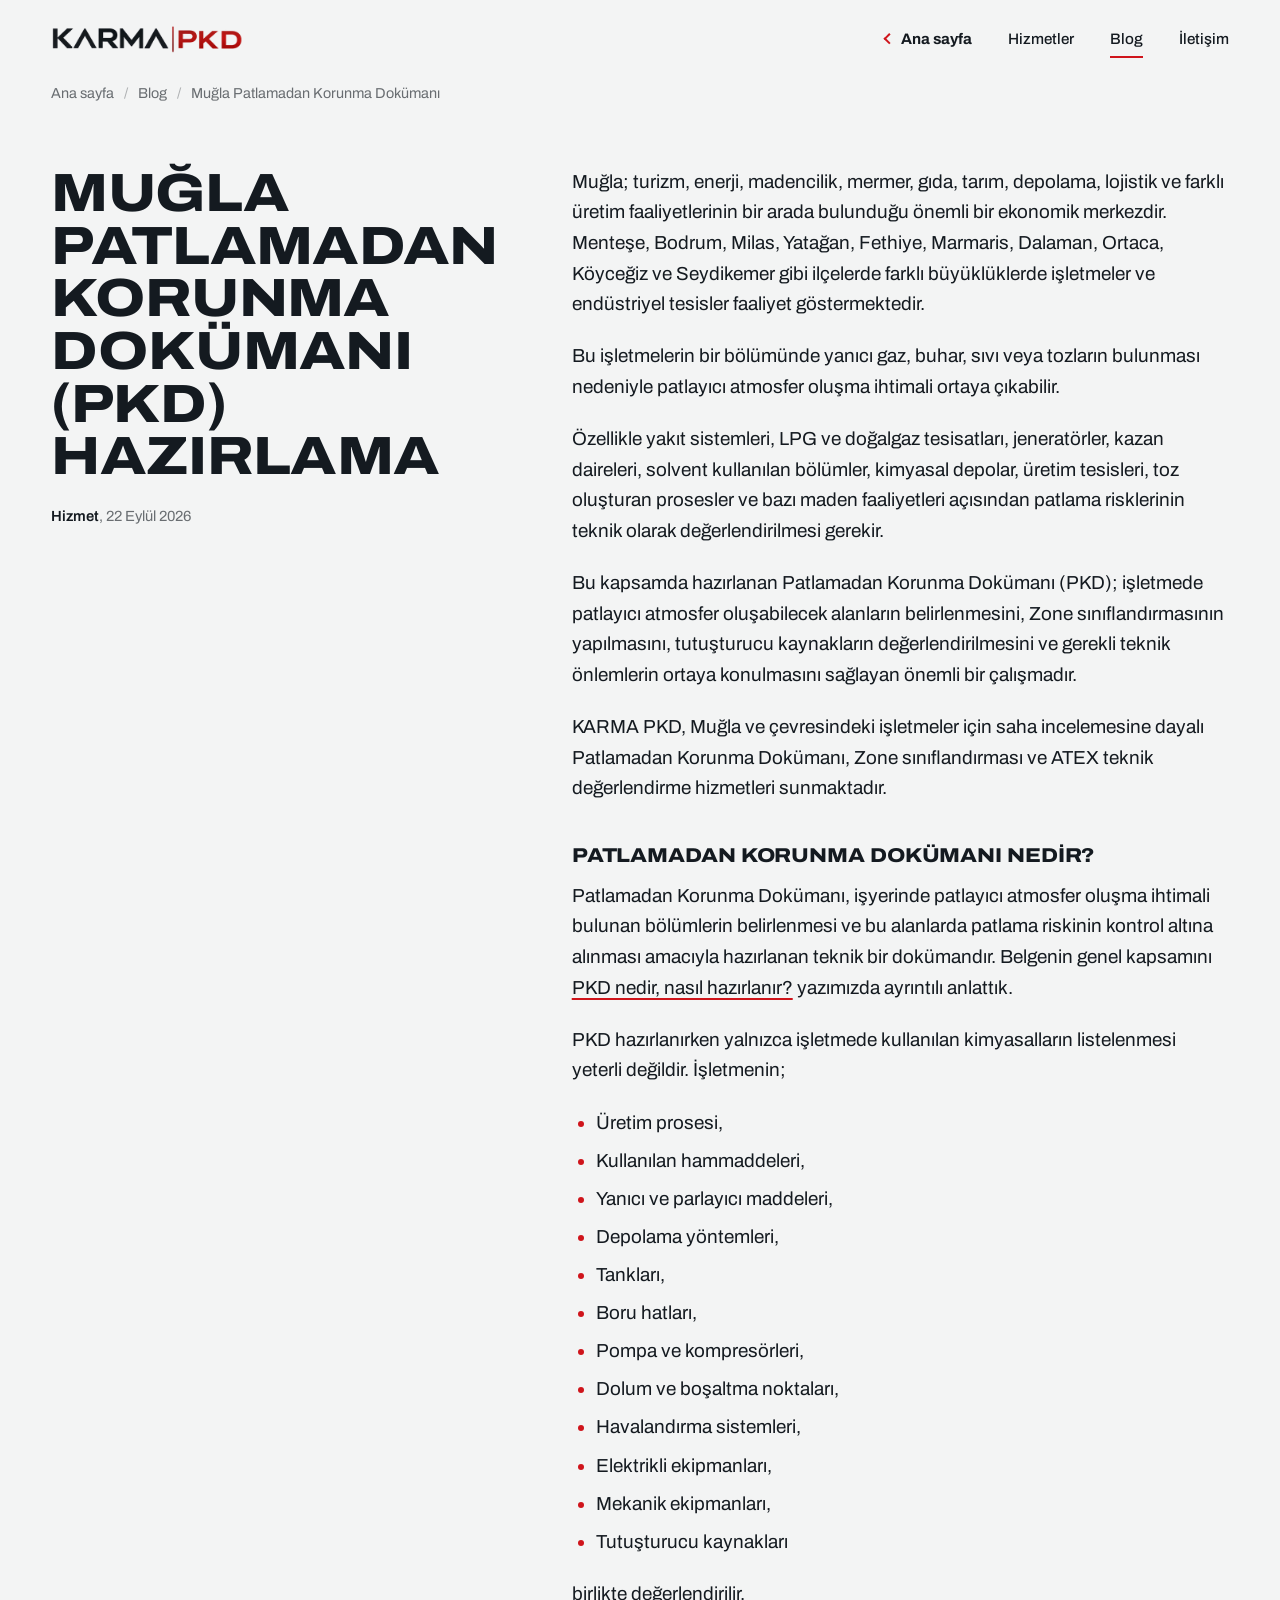
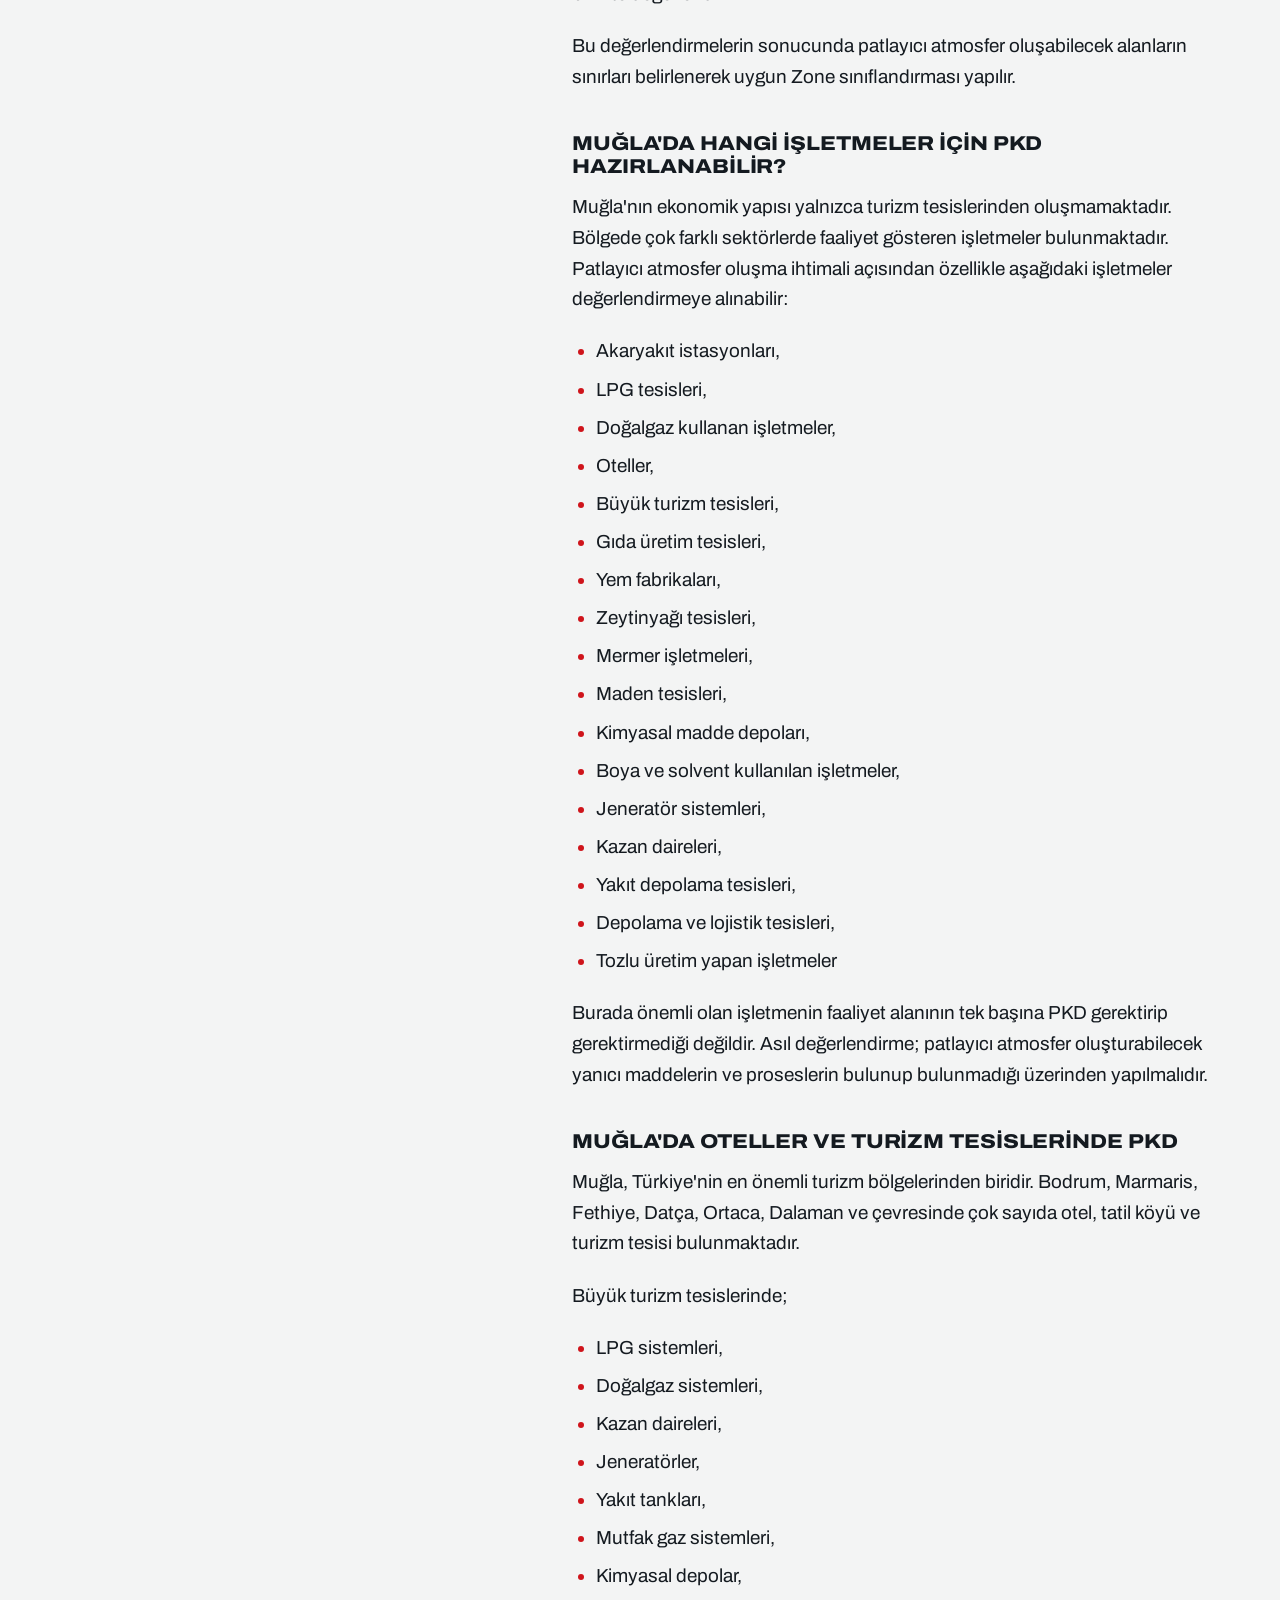
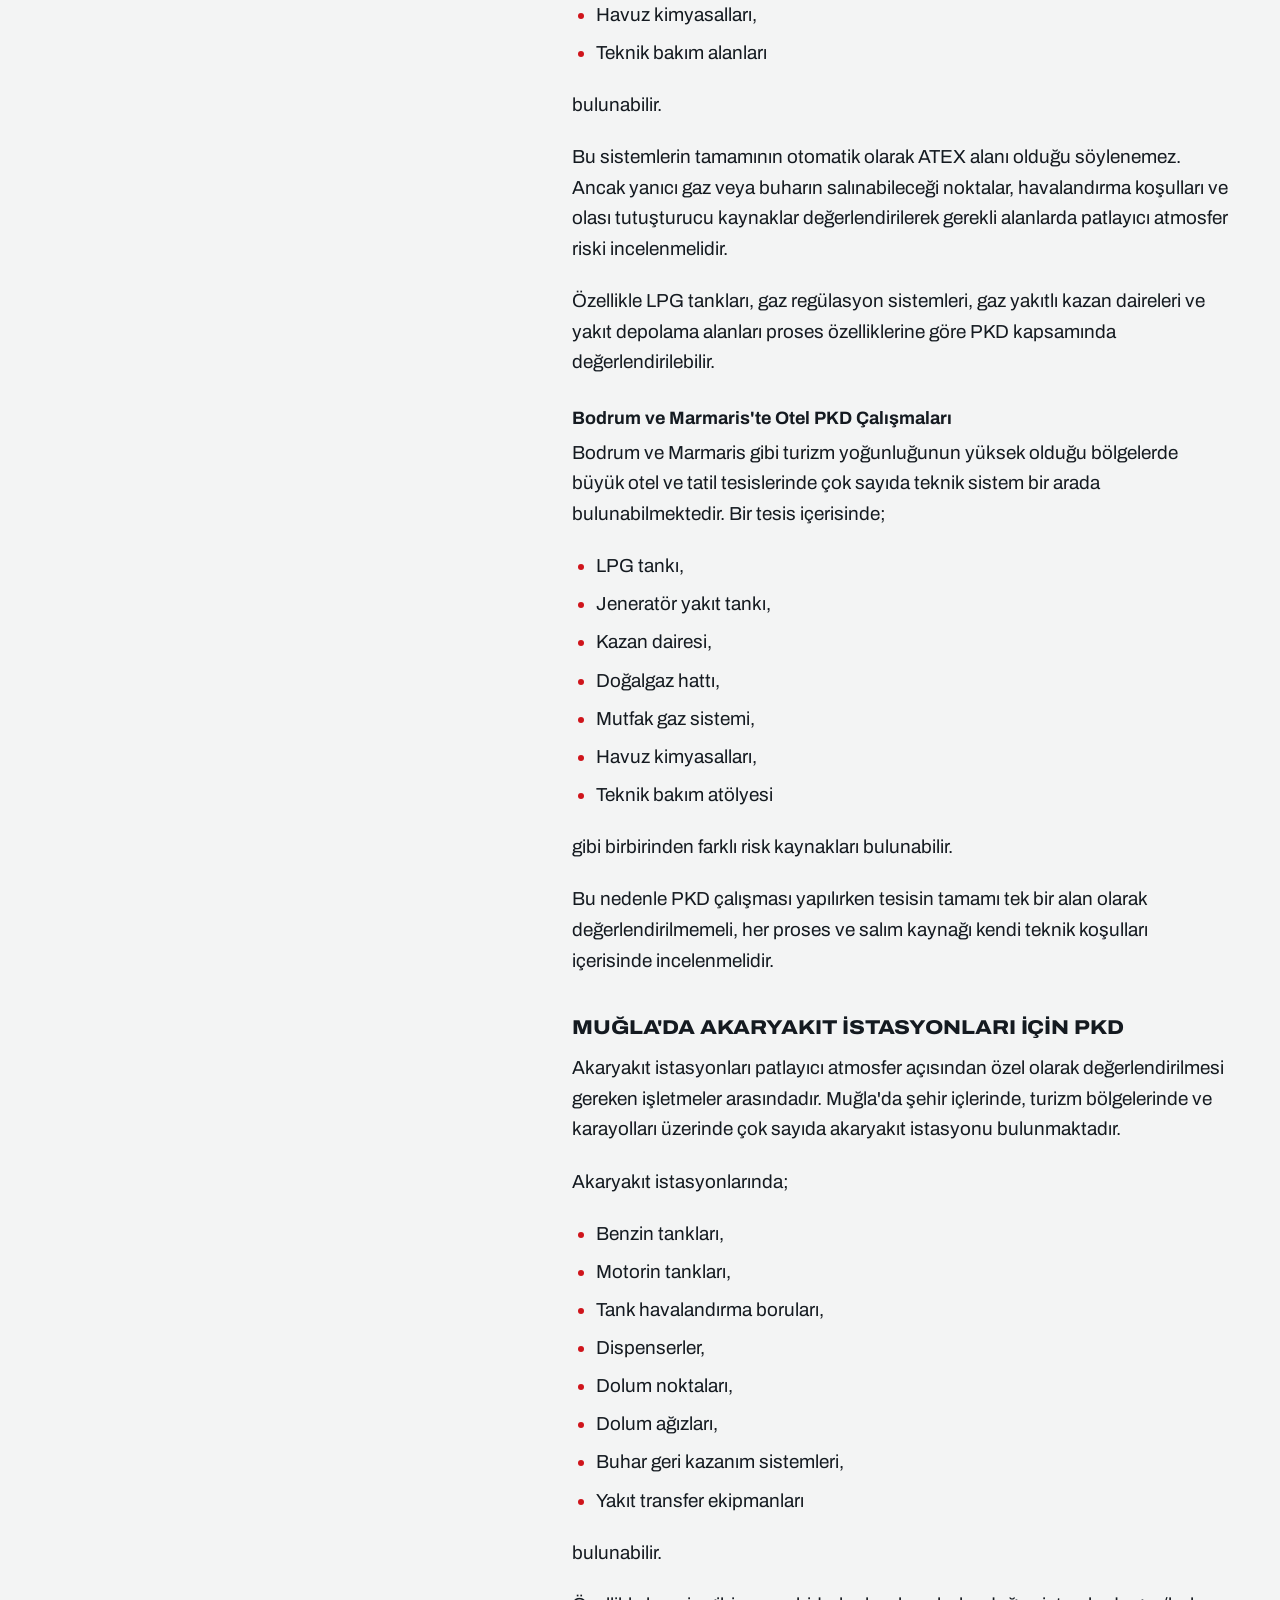
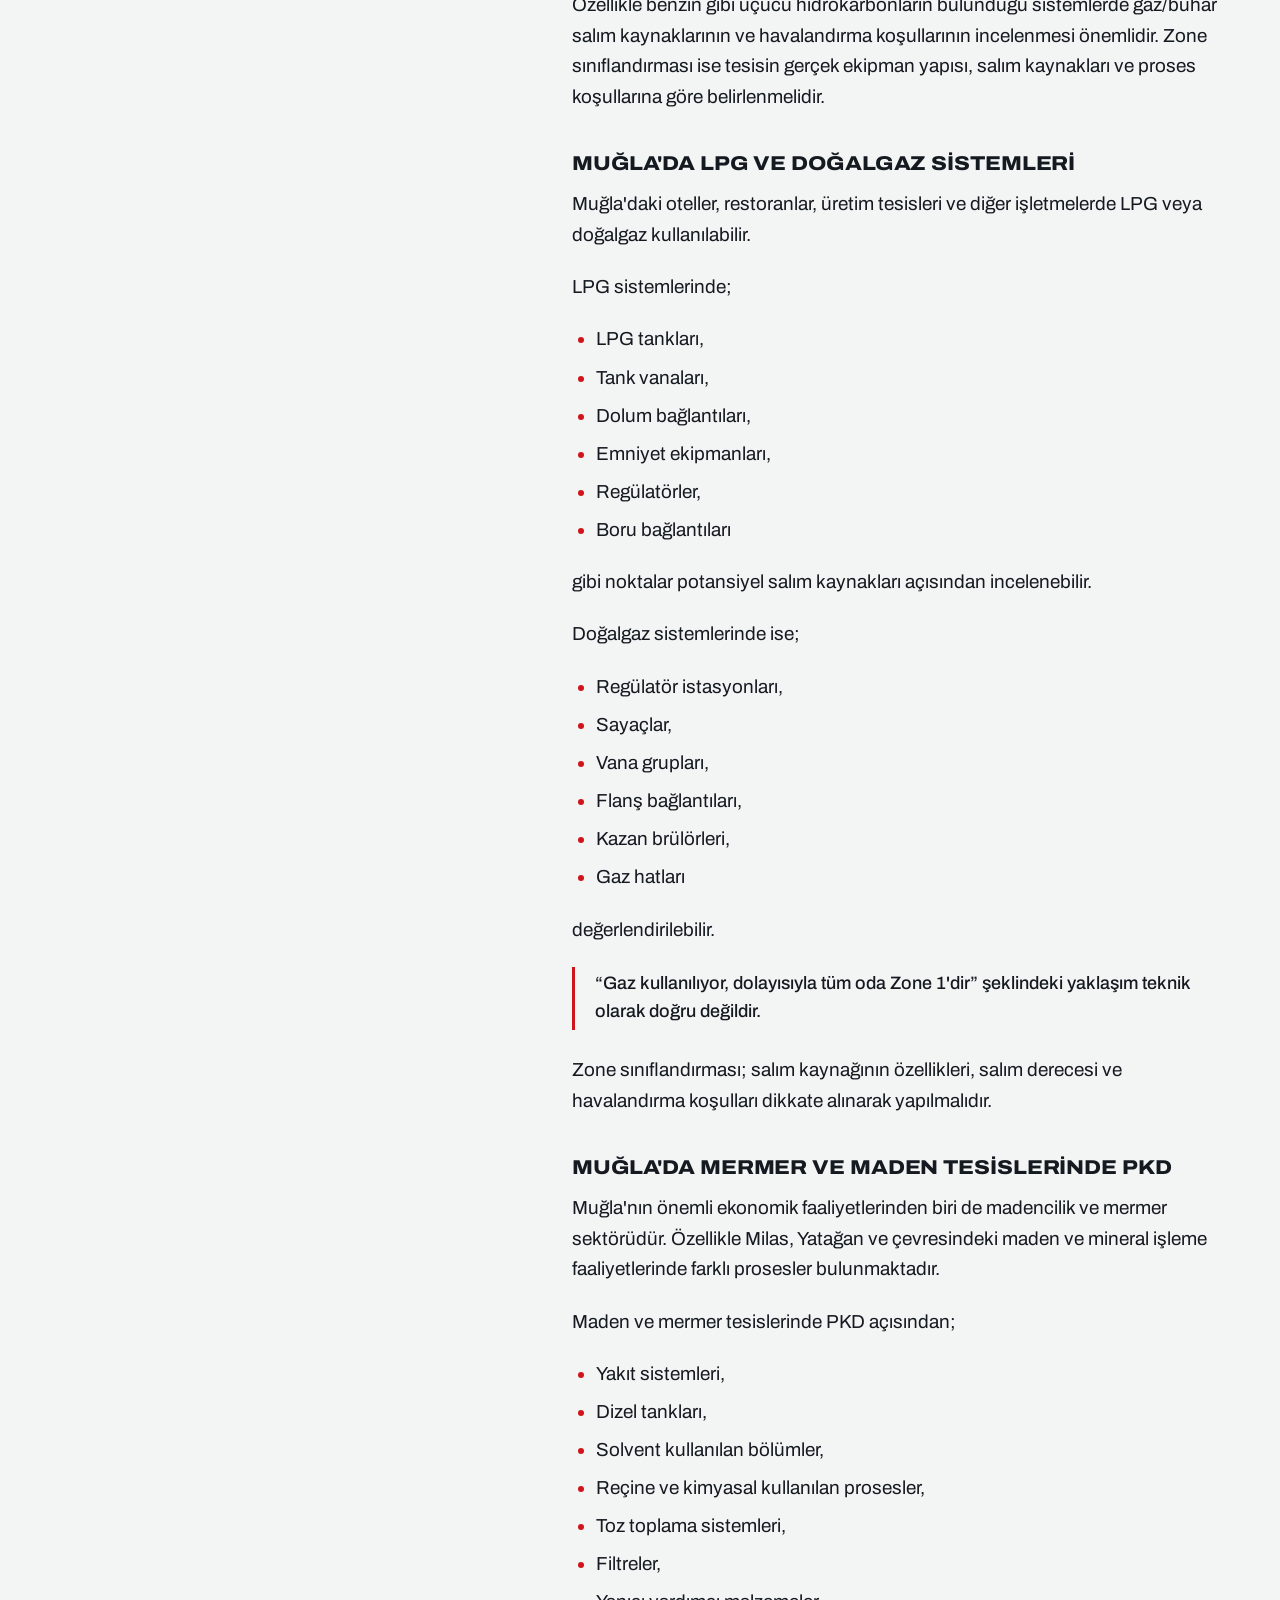
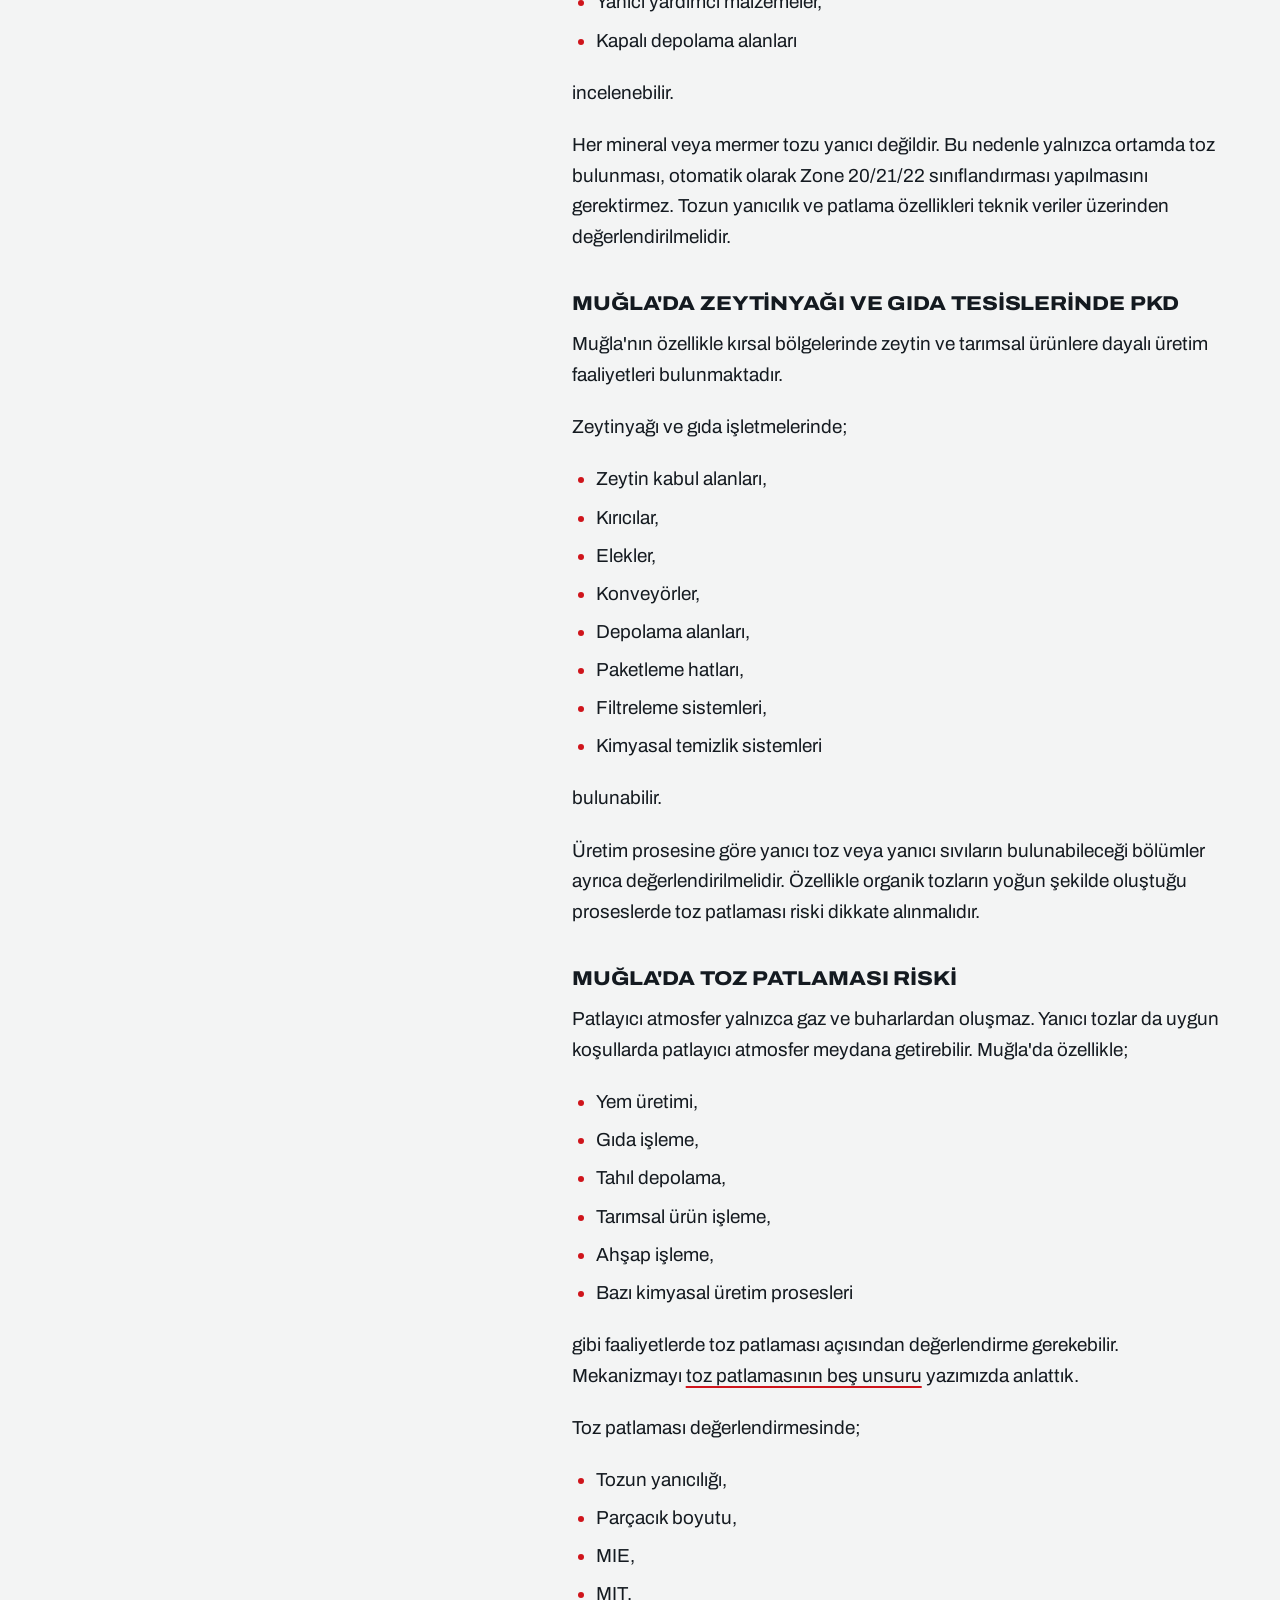
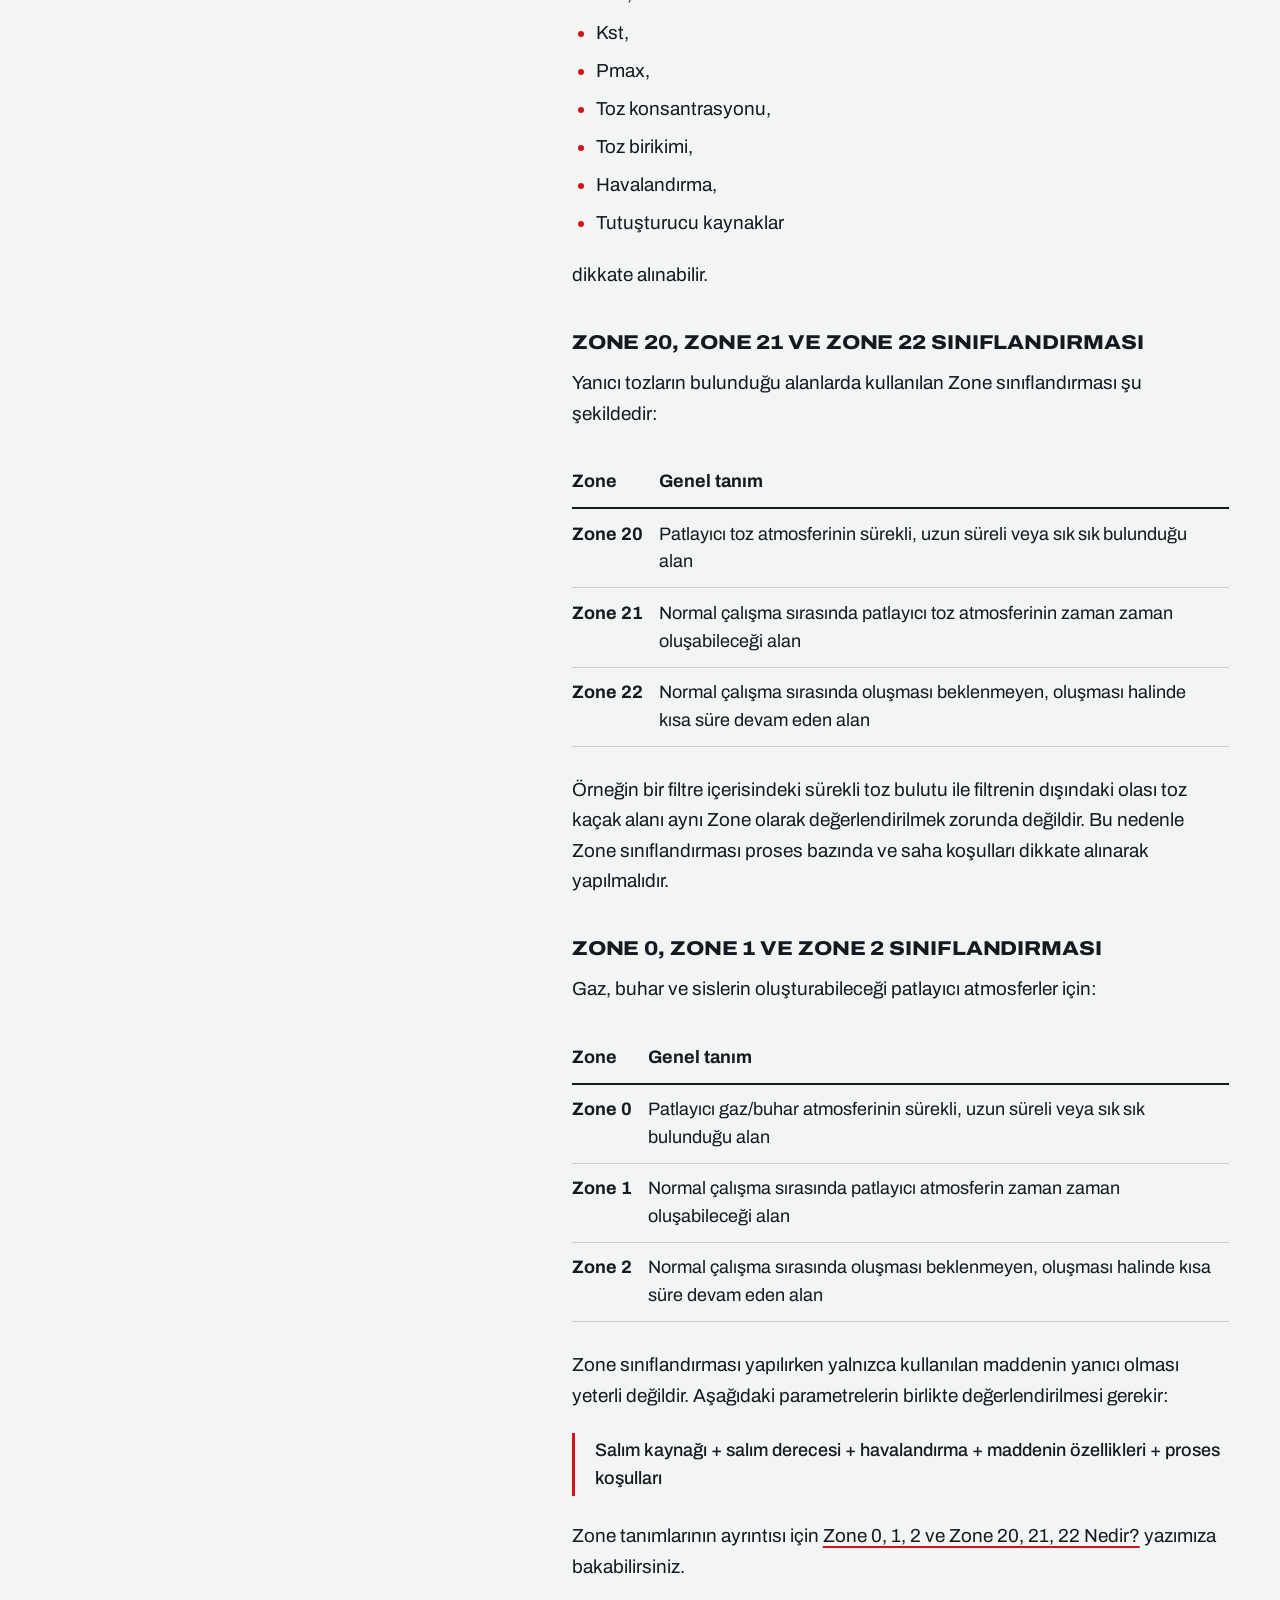
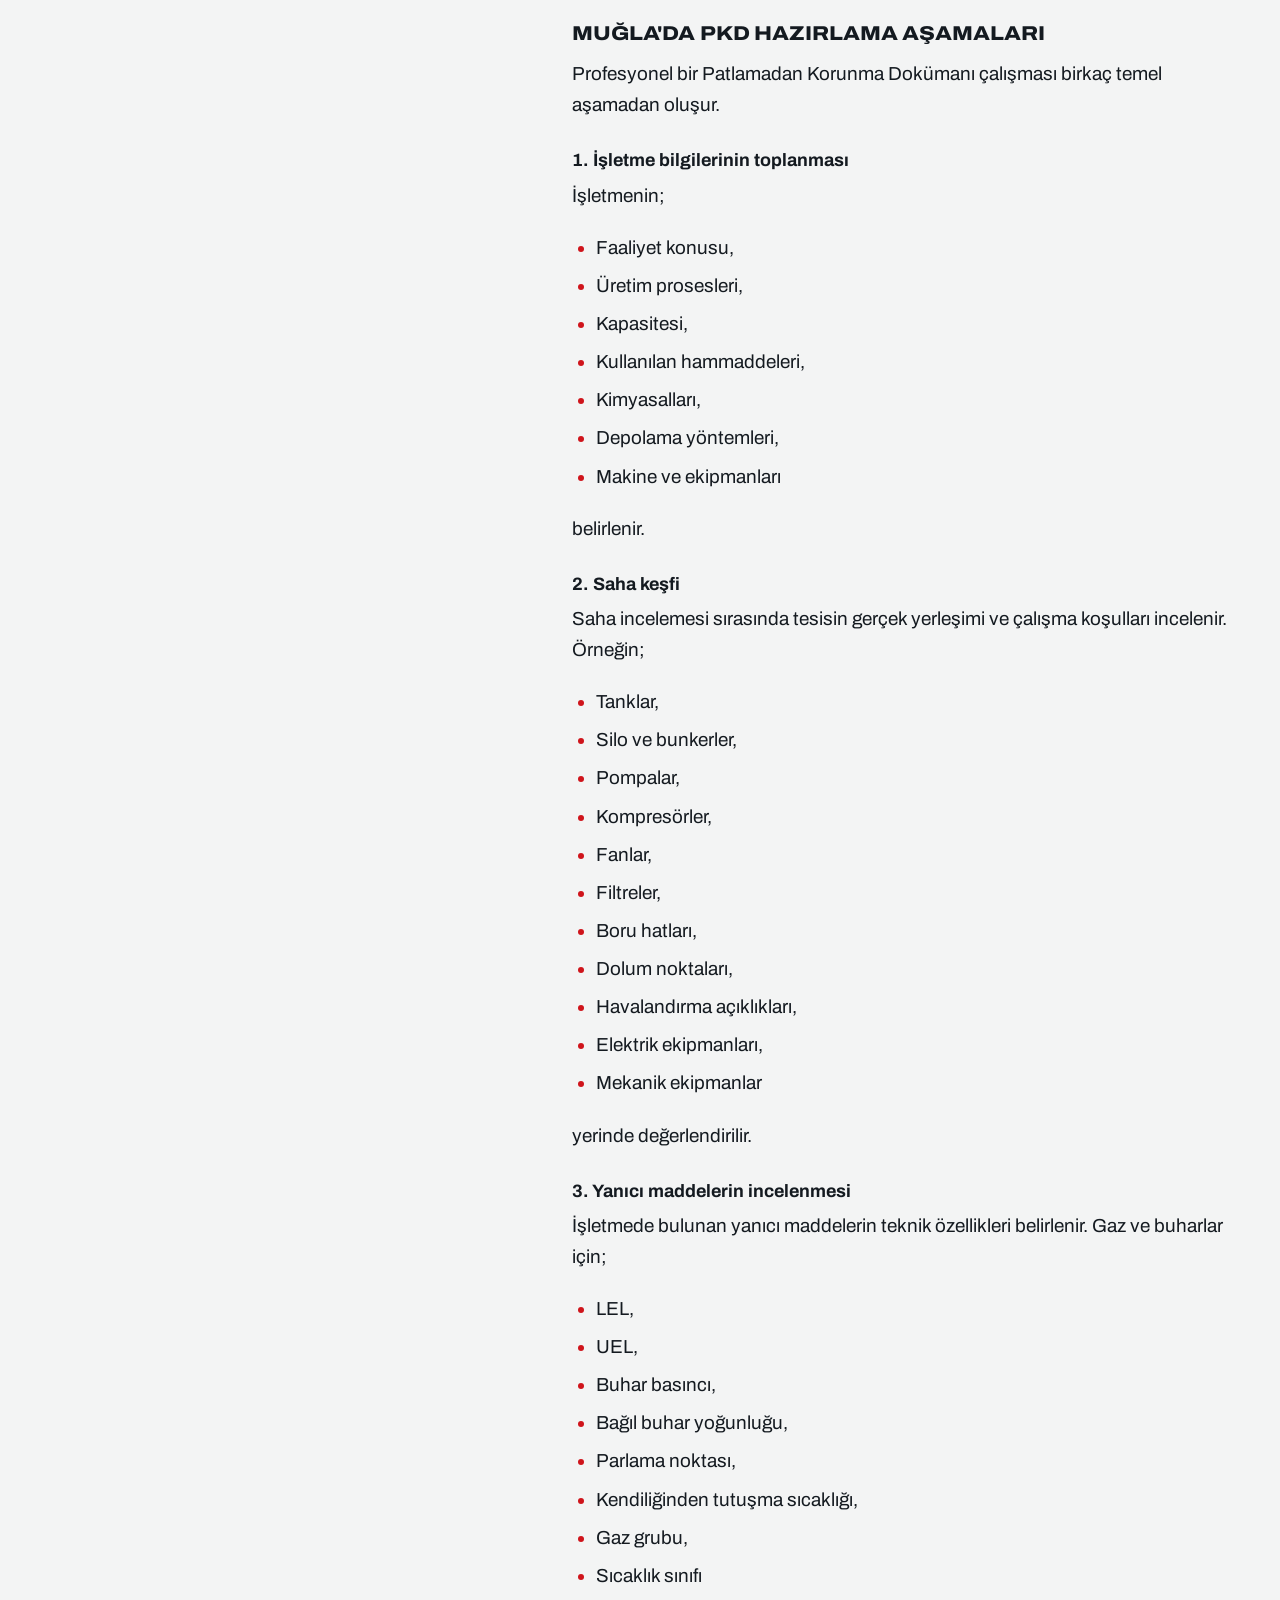
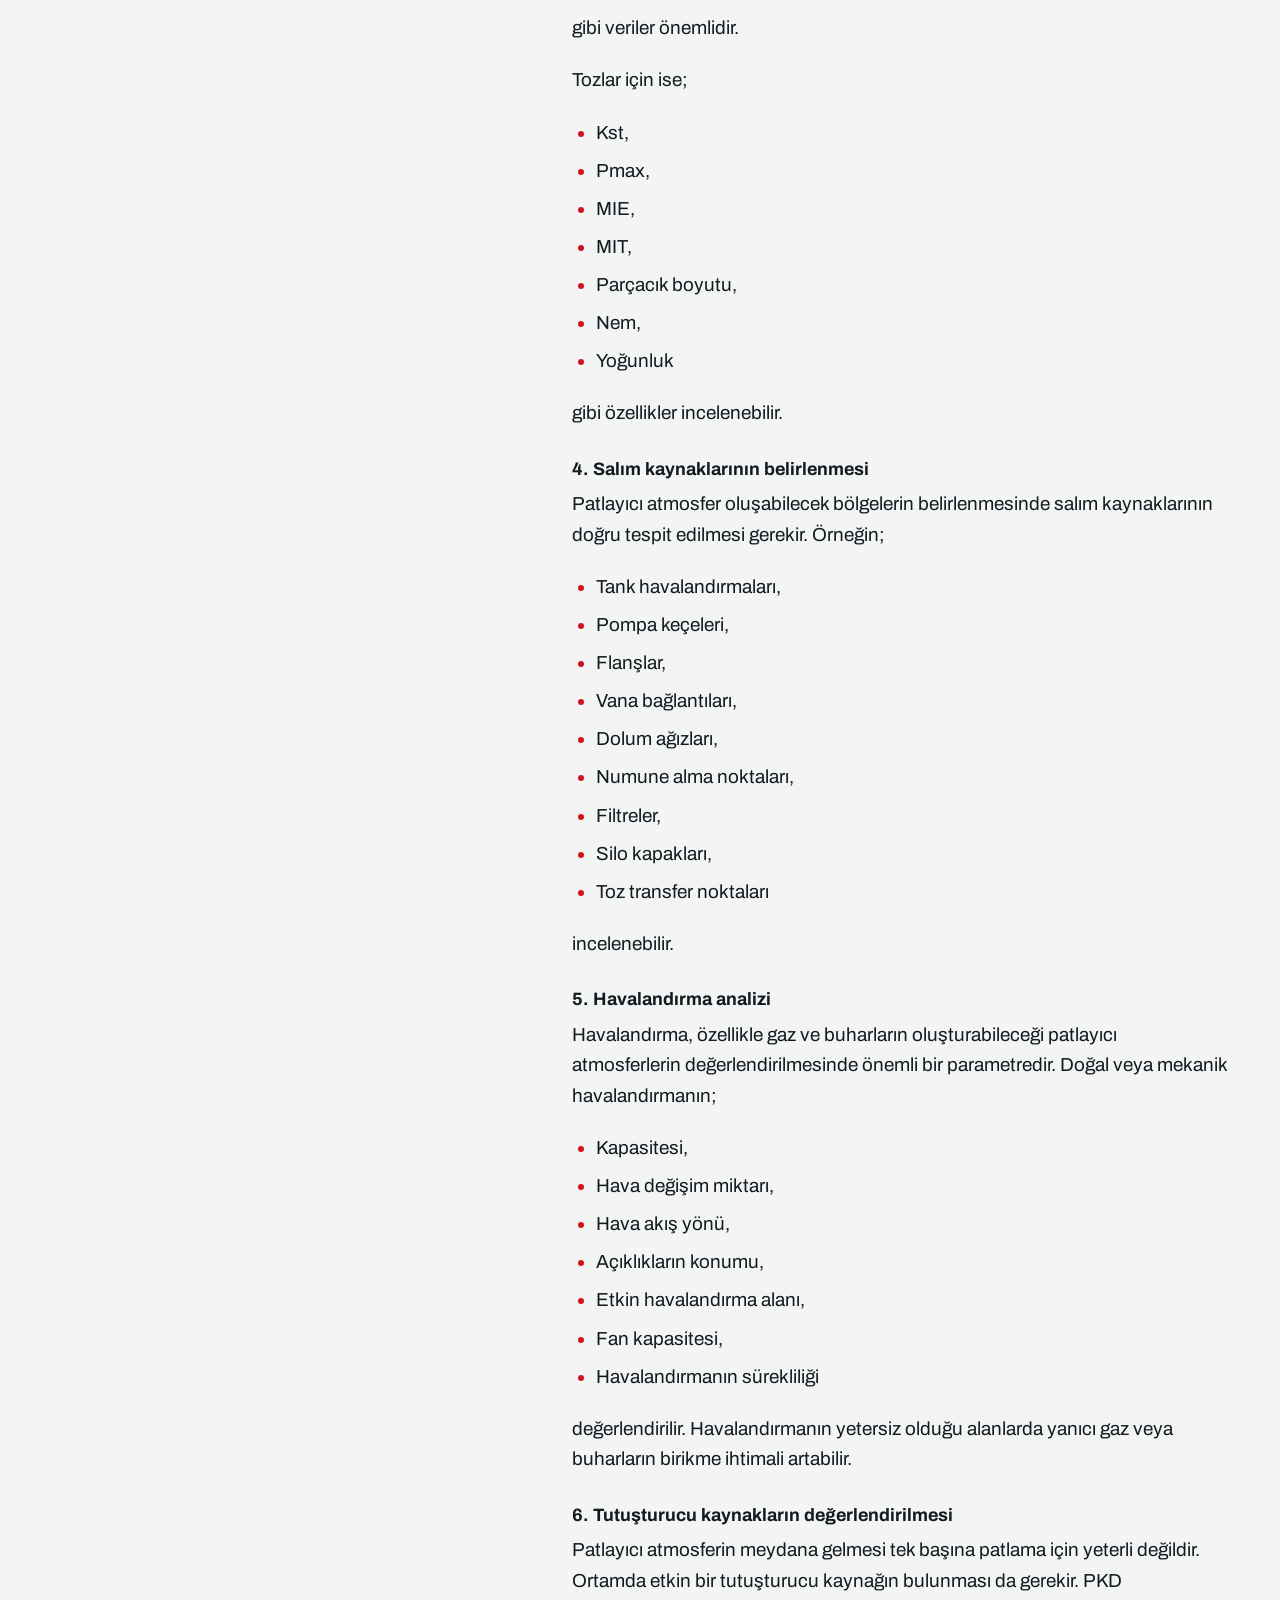
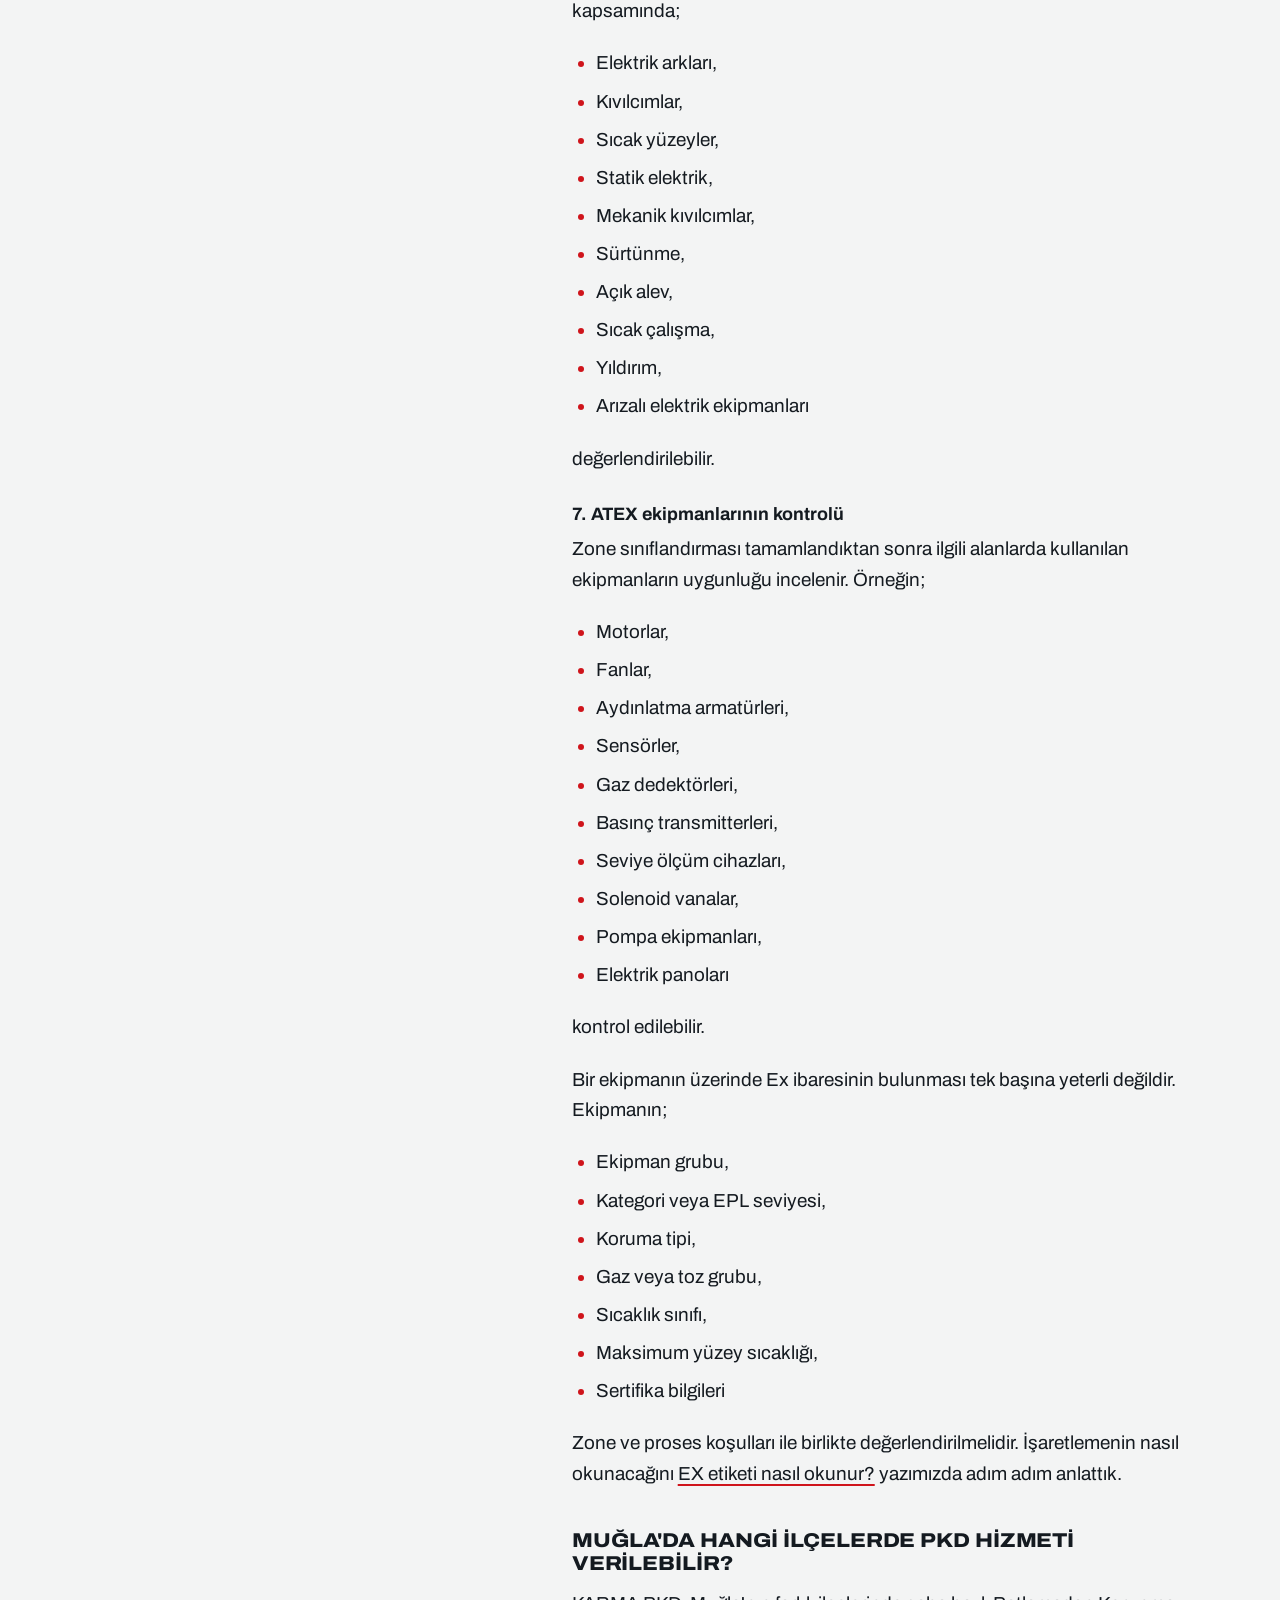
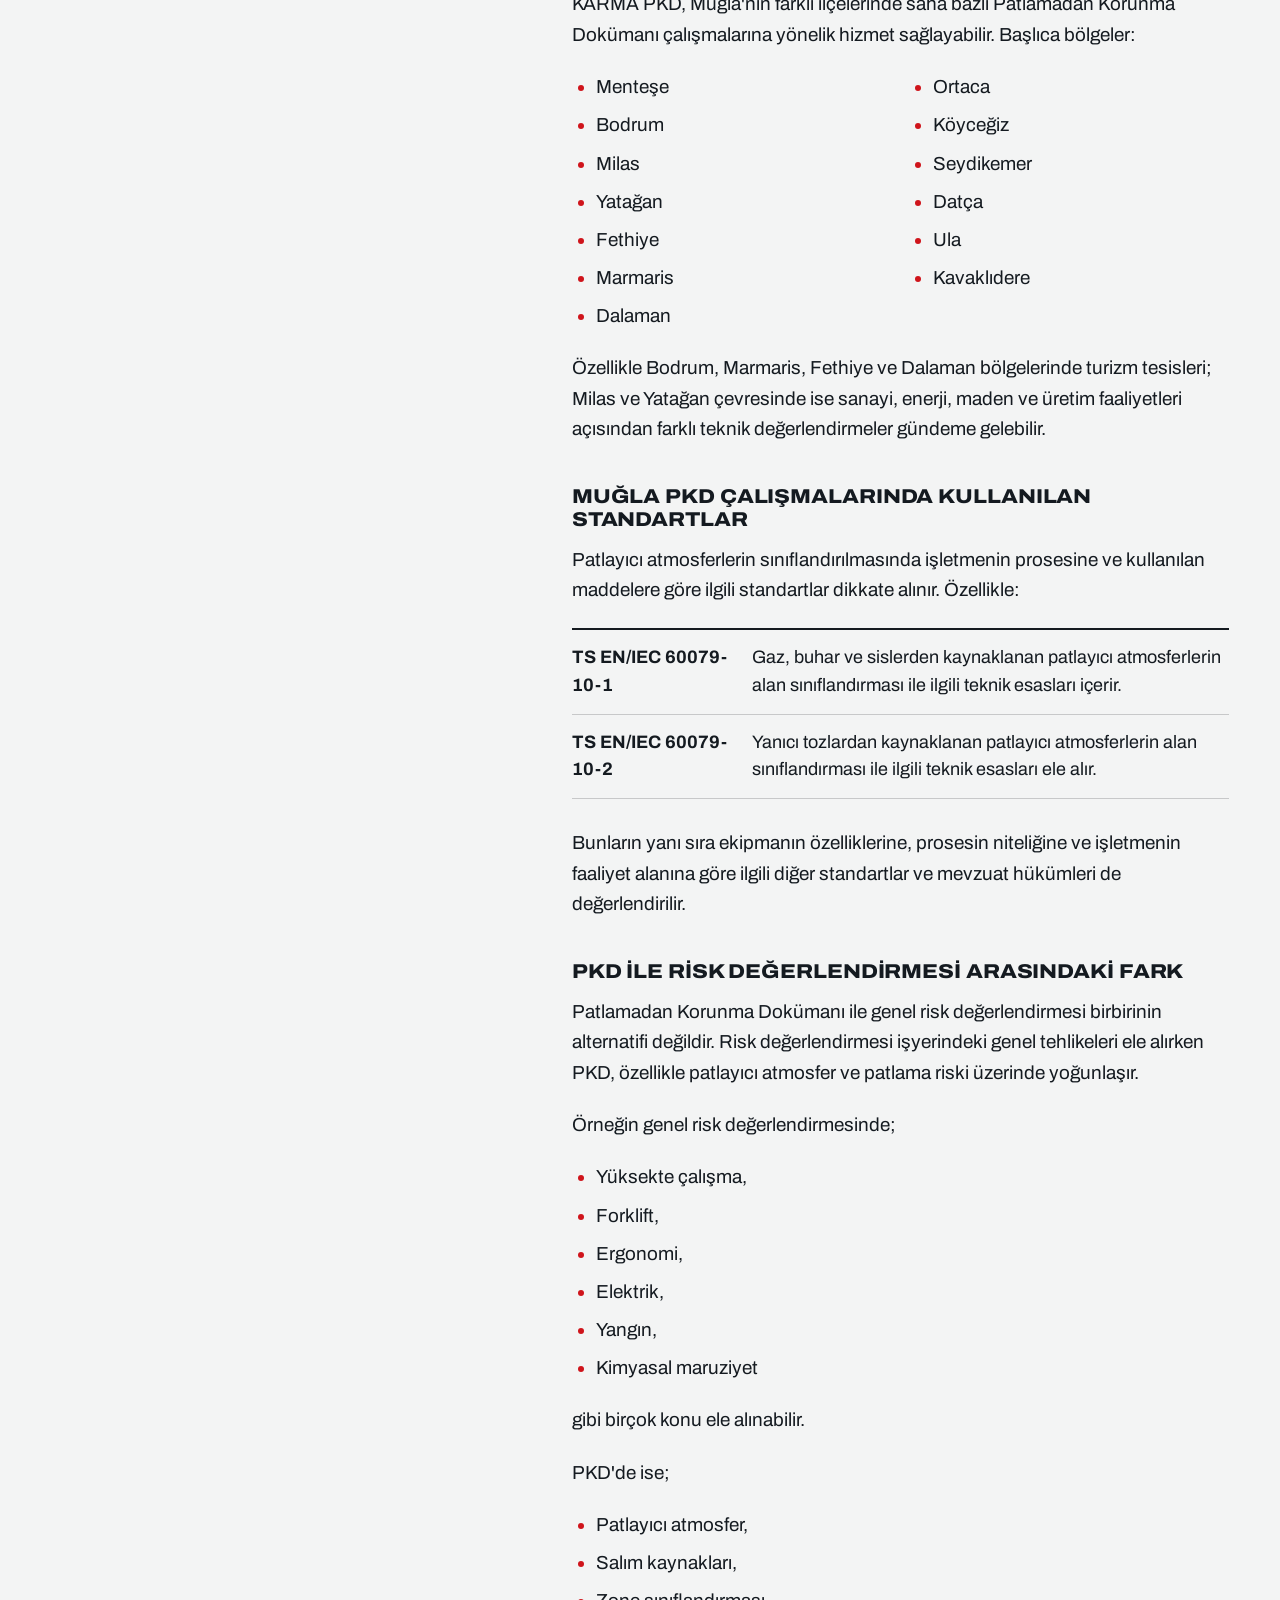
<file: blog/mugla-patlamadan-korunma-dokumani.html>
<!DOCTYPE html>
<html lang="tr">
<head>
<meta charset="utf-8">
<meta name="viewport" content="width=device-width, initial-scale=1, viewport-fit=cover">
<meta name="theme-color" content="#f3f4f4">

<title>Muğla Patlamadan Korunma Dokümanı (PKD) Hazırlama</title>
<meta name="description" content="Muğla'da Patlamadan Korunma Dokümanı (PKD) hazırlama: oteller, akaryakıt istasyonları, LPG sistemleri, mermer ve gıda tesislerinde Zone sınıflandırması.">
<meta name="keywords" content="Muğla Patlamadan Korunma Dokümanı, Muğla PKD, Muğla ATEX, Muğla PKD hazırlama, Muğla patlamadan korunma, Patlamadan Korunma Dokümanı Muğla, Muğla Zone sınıflandırması, Muğla ATEX danışmanlığı, Muğla patlama risk değerlendirmesi, Muğla toz patlaması, Muğla gaz patlaması, Muğla PKD firması, Muğla PKD fiyatları, Bodrum PKD, Milas PKD, Marmaris PKD, Fethiye PKD, Yatağan PKD, Dalaman PKD, Ortaca PKD, Menteşe PKD">
<link rel="canonical" href="https://www.karmapkd.com/blog/mugla-patlamadan-korunma-dokumani.html">

<meta property="og:type" content="article">
<meta property="og:locale" content="tr_TR">
<meta property="og:site_name" content="KARMA PKD">
<meta property="og:title" content="Muğla Patlamadan Korunma Dokümanı (PKD) Hazırlama">
<meta property="og:description" content="Muğla'da Patlamadan Korunma Dokümanı (PKD) hazırlama: oteller, akaryakıt istasyonları, LPG sistemleri, mermer ve gıda tesislerinde Zone sınıflandırması.">
<meta property="og:url" content="https://www.karmapkd.com/blog/mugla-patlamadan-korunma-dokumani.html">

<script type="application/ld+json">
{
  "@context": "https://schema.org",
  "@graph": [
    {
      "@type": "BlogPosting",
      "headline": "Muğla Patlamadan Korunma Dokümanı (PKD) Hazırlama",
      "description": "Muğla'da Patlamadan Korunma Dokümanı (PKD) hazırlama: oteller, akaryakıt istasyonları, LPG sistemleri, mermer ve gıda tesislerinde Zone sınıflandırması.",
      "keywords": "Muğla Patlamadan Korunma Dokümanı, Muğla PKD, Muğla ATEX, Muğla PKD hazırlama, Muğla patlamadan korunma, Patlamadan Korunma Dokümanı Muğla, Muğla Zone sınıflandırması, Muğla ATEX danışmanlığı, Muğla patlama risk değerlendirmesi, Muğla toz patlaması, Muğla gaz patlaması, Muğla PKD firması, Muğla PKD fiyatları, Bodrum PKD, Milas PKD, Marmaris PKD, Fethiye PKD, Yatağan PKD, Dalaman PKD, Ortaca PKD, Menteşe PKD",
      "inLanguage": "tr",
      "datePublished": "2026-09-22",
      "dateModified": "2026-09-22",
      "author": { "@type": "Organization", "name": "KARMA PKD" },
      "publisher": {
        "@type": "Organization",
        "name": "KARMA PKD",
        "logo": { "@type": "ImageObject", "url": "https://www.karmapkd.com/blog/assets/logo-dark.png" }
      },
      "mainEntityOfPage": "https://www.karmapkd.com/blog/mugla-patlamadan-korunma-dokumani.html"
    },
    {
      "@type": "BreadcrumbList",
      "itemListElement": [
        { "@type": "ListItem", "position": 1, "name": "Ana sayfa", "item": "https://www.karmapkd.com/" },
        { "@type": "ListItem", "position": 2, "name": "Blog", "item": "https://www.karmapkd.com/blog/" },
        { "@type": "ListItem", "position": 3, "name": "Muğla Patlamadan Korunma Dokümanı", "item": "https://www.karmapkd.com/blog/mugla-patlamadan-korunma-dokumani.html" }
      ]
    },
    {
      "@type": "FAQPage",
      "mainEntity": [
        {
          "@type": "Question",
          "name": "Muğla'da Patlamadan Korunma Dokümanı kimler için gereklidir?",
          "acceptedAnswer": { "@type": "Answer", "text": "Yanıcı gaz, buhar, sıvı veya tozların bulunduğu ve uygun koşullarda patlayıcı atmosfer oluşma ihtimali bulunan işyerlerinde PKD kapsamında değerlendirme yapılması gerekebilir." }
        },
        {
          "@type": "Question",
          "name": "Oteller için PKD hazırlanabilir mi?",
          "acceptedAnswer": { "@type": "Answer", "text": "Evet. Özellikle LPG, doğalgaz, yakıt tankı, jeneratör, kazan dairesi veya benzeri sistemlerin bulunduğu büyük turizm tesislerinde patlayıcı atmosfer açısından teknik değerlendirme yapılabilir." }
        },
        {
          "@type": "Question",
          "name": "Akaryakıt istasyonlarında PKD hazırlanması gerekir mi?",
          "acceptedAnswer": { "@type": "Answer", "text": "Akaryakıt istasyonlarında benzin ve benzeri yanıcı ürünlerin bulunduğu alanlarda patlayıcı atmosfer oluşma ihtimali bulunduğundan ilgili alanların teknik olarak değerlendirilmesi gerekir." }
        },
        {
          "@type": "Question",
          "name": "Muğla'daki mermer tesislerinde PKD gerekir mi?",
          "acceptedAnswer": { "@type": "Answer", "text": "Mermerin kendisinin yanıcı olup olmadığı, kullanılan kimyasallar ve proses koşulları birlikte değerlendirilmelidir. Özellikle yakıt, solvent, reçine veya başka yanıcı maddelerin bulunduğu bölümler ayrıca incelenebilir." }
        },
        {
          "@type": "Question",
          "name": "Her LPG kullanılan alan Zone 1 midir?",
          "acceptedAnswer": { "@type": "Answer", "text": "Hayır. Zone sınıflandırması doğrudan yalnızca kullanılan yakıtın türüne göre belirlenmez. Salım kaynağı, salım derecesi, havalandırma ve diğer proses koşulları birlikte değerlendirilmelidir." }
        },
        {
          "@type": "Question",
          "name": "PKD hazırlamak için saha keşfi gerekli midir?",
          "acceptedAnswer": { "@type": "Answer", "text": "Sağlıklı bir PKD çalışması için saha incelemesi oldukça önemlidir. Makine, tank, boru hattı, havalandırma ve diğer ekipmanların gerçek yerleşimi Zone sınıflandırmasını doğrudan etkileyebilir." }
        },
        {
          "@type": "Question",
          "name": "Muğla PKD fiyatı nasıl belirlenir?",
          "acceptedAnswer": { "@type": "Answer", "text": "Fiyat; tesisin büyüklüğü, proses sayısı, kullanılan maddeler, Zone oluşturabilecek alanlar, ekipman sayısı ve saha çalışmasının kapsamına göre belirlenebilir. Teklif almak için bizimle iletişime geçebilirsiniz." }
        }
      ]
    }
  ]
}
</script>

<link rel="preconnect" href="https://fonts.googleapis.com">
<link rel="preconnect" href="https://fonts.gstatic.com" crossorigin>
<link href="https://fonts.googleapis.com/css2?family=Archivo:wdth,wght@62..125,100..900&display=swap" rel="stylesheet">
<link rel="stylesheet" href="blog.css">
<style>
  .post-body h2, .post-body h3 { scroll-margin-top: 5.5rem; }
  html { scroll-behavior: smooth; }
  @media (prefers-reduced-motion: reduce) { html { scroll-behavior: auto; } }

  .post-body ul.cols { columns: 2; column-gap: 2.5rem; }
  .post-body ul.cols li { break-inside: avoid; }
  @media (max-width: 36rem) { .post-body ul.cols { columns: 1; } }

  .post-body .contact-card { margin: 2.5rem 0; padding: 1.4rem 1.6rem; border: 2px solid currentColor; }
  .post-body .contact-card p { margin: 0 0 .75rem; }
  .post-body .contact-card p:last-child { margin-bottom: 0; }

  .post-body .tbl { overflow-x: auto; margin: 1.75rem 0; }
  .post-body table { border-collapse: collapse; width: 100%; min-width: 26rem; }
  .post-body th, .post-body td {
    text-align: left; vertical-align: top; padding: .7rem 1rem .7rem 0;
    border-bottom: 1px solid color-mix(in srgb, currentColor 18%, transparent);
  }
  .post-body th { font-weight: 700; border-bottom-width: 2px; border-bottom-color: currentColor; }
  .post-body td:first-child { font-weight: 700; white-space: nowrap; }
</style>
</head>
<body>
<a class="skip" href="#icerik">İçeriğe geç</a>

<header class="bhdr">
  <a class="logo" href="../index.html" aria-label="KARMA PKD, ana sayfa"><span class="lg lg-dark" aria-hidden="true"></span></a>
  <nav class="bnav" aria-label="Ana menü">
    <a class="home" href="../index.html">Ana sayfa</a>
    <a href="../index.html#hizmetler">Hizmetler</a>
    <a href="index.html" aria-current="page">Blog</a>
    <a href="../index.html#iletisim">İletişim</a>
  </nav>
</header>

<nav class="crumbs" aria-label="Sayfa konumu">
  <ol>
    <li><a href="../index.html">Ana sayfa</a></li>
    <li><a href="index.html">Blog</a></li>
    <li aria-current="page">Muğla Patlamadan Korunma Dokümanı</li>
  </ol>
</nav>

<main id="icerik">
  <article class="post-wrap">
    <header class="post-head">
      <h1 class="disp">Muğla Patlamadan Korunma Dokümanı (PKD) Hazırlama</h1>
      <p class="meta"><a href="index.html">Hizmet</a>, <time datetime="2026-09-22">22 Eylül 2026</time></p>
    </header>

    <div class="post-body">
      <p>Muğla; turizm, enerji, madencilik, mermer, gıda, tarım, depolama, lojistik ve farklı üretim faaliyetlerinin bir arada bulunduğu önemli bir ekonomik merkezdir. Menteşe, Bodrum, Milas, Yatağan, Fethiye, Marmaris, Dalaman, Ortaca, Köyceğiz ve Seydikemer gibi ilçelerde farklı büyüklüklerde işletmeler ve endüstriyel tesisler faaliyet göstermektedir.</p>
      <p>Bu işletmelerin bir bölümünde yanıcı gaz, buhar, sıvı veya tozların bulunması nedeniyle patlayıcı atmosfer oluşma ihtimali ortaya çıkabilir.</p>
      <p>Özellikle yakıt sistemleri, LPG ve doğalgaz tesisatları, jeneratörler, kazan daireleri, solvent kullanılan bölümler, kimyasal depolar, üretim tesisleri, toz oluşturan prosesler ve bazı maden faaliyetleri açısından patlama risklerinin teknik olarak değerlendirilmesi gerekir.</p>
      <p>Bu kapsamda hazırlanan Patlamadan Korunma Dokümanı (PKD); işletmede patlayıcı atmosfer oluşabilecek alanların belirlenmesini, Zone sınıflandırmasının yapılmasını, tutuşturucu kaynakların değerlendirilmesini ve gerekli teknik önlemlerin ortaya konulmasını sağlayan önemli bir çalışmadır.</p>
      <p>KARMA PKD, Muğla ve çevresindeki işletmeler için saha incelemesine dayalı Patlamadan Korunma Dokümanı, Zone sınıflandırması ve ATEX teknik değerlendirme hizmetleri sunmaktadır.</p>

      <h2 id="pkd-nedir">Patlamadan Korunma Dokümanı Nedir?</h2>
      <p>Patlamadan Korunma Dokümanı, işyerinde patlayıcı atmosfer oluşma ihtimali bulunan bölümlerin belirlenmesi ve bu alanlarda patlama riskinin kontrol altına alınması amacıyla hazırlanan teknik bir dokümandır. Belgenin genel kapsamını <a href="patlamadan-korunma-dokumani-nedir.html">PKD nedir, nasıl hazırlanır?</a> yazımızda ayrıntılı anlattık.</p>
      <p>PKD hazırlanırken yalnızca işletmede kullanılan kimyasalların listelenmesi yeterli değildir. İşletmenin;</p>
      <ul>
        <li>Üretim prosesi,</li>
        <li>Kullanılan hammaddeleri,</li>
        <li>Yanıcı ve parlayıcı maddeleri,</li>
        <li>Depolama yöntemleri,</li>
        <li>Tankları,</li>
        <li>Boru hatları,</li>
        <li>Pompa ve kompresörleri,</li>
        <li>Dolum ve boşaltma noktaları,</li>
        <li>Havalandırma sistemleri,</li>
        <li>Elektrikli ekipmanları,</li>
        <li>Mekanik ekipmanları,</li>
        <li>Tutuşturucu kaynakları</li>
      </ul>
      <p>birlikte değerlendirilir.</p>
      <p>Bu değerlendirmelerin sonucunda patlayıcı atmosfer oluşabilecek alanların sınırları belirlenerek uygun Zone sınıflandırması yapılır.</p>

      <h2 id="hangi-isletmeler">Muğla'da Hangi İşletmeler İçin PKD Hazırlanabilir?</h2>
      <p>Muğla'nın ekonomik yapısı yalnızca turizm tesislerinden oluşmamaktadır. Bölgede çok farklı sektörlerde faaliyet gösteren işletmeler bulunmaktadır. Patlayıcı atmosfer oluşma ihtimali açısından özellikle aşağıdaki işletmeler değerlendirmeye alınabilir:</p>
      <ul>
        <li>Akaryakıt istasyonları,</li>
        <li>LPG tesisleri,</li>
        <li>Doğalgaz kullanan işletmeler,</li>
        <li>Oteller,</li>
        <li>Büyük turizm tesisleri,</li>
        <li>Gıda üretim tesisleri,</li>
        <li>Yem fabrikaları,</li>
        <li>Zeytinyağı tesisleri,</li>
        <li>Mermer işletmeleri,</li>
        <li>Maden tesisleri,</li>
        <li>Kimyasal madde depoları,</li>
        <li>Boya ve solvent kullanılan işletmeler,</li>
        <li>Jeneratör sistemleri,</li>
        <li>Kazan daireleri,</li>
        <li>Yakıt depolama tesisleri,</li>
        <li>Depolama ve lojistik tesisleri,</li>
        <li>Tozlu üretim yapan işletmeler</li>
      </ul>
      <p>Burada önemli olan işletmenin faaliyet alanının tek başına PKD gerektirip gerektirmediği değildir. Asıl değerlendirme; patlayıcı atmosfer oluşturabilecek yanıcı maddelerin ve proseslerin bulunup bulunmadığı üzerinden yapılmalıdır.</p>

      <h2 id="oteller">Muğla'da Oteller ve Turizm Tesislerinde PKD</h2>
      <p>Muğla, Türkiye'nin en önemli turizm bölgelerinden biridir. Bodrum, Marmaris, Fethiye, Datça, Ortaca, Dalaman ve çevresinde çok sayıda otel, tatil köyü ve turizm tesisi bulunmaktadır.</p>
      <p>Büyük turizm tesislerinde;</p>
      <ul>
        <li>LPG sistemleri,</li>
        <li>Doğalgaz sistemleri,</li>
        <li>Kazan daireleri,</li>
        <li>Jeneratörler,</li>
        <li>Yakıt tankları,</li>
        <li>Mutfak gaz sistemleri,</li>
        <li>Kimyasal depolar,</li>
        <li>Havuz kimyasalları,</li>
        <li>Teknik bakım alanları</li>
      </ul>
      <p>bulunabilir.</p>
      <p>Bu sistemlerin tamamının otomatik olarak ATEX alanı olduğu söylenemez. Ancak yanıcı gaz veya buharın salınabileceği noktalar, havalandırma koşulları ve olası tutuşturucu kaynaklar değerlendirilerek gerekli alanlarda patlayıcı atmosfer riski incelenmelidir.</p>
      <p>Özellikle LPG tankları, gaz regülasyon sistemleri, gaz yakıtlı kazan daireleri ve yakıt depolama alanları proses özelliklerine göre PKD kapsamında değerlendirilebilir.</p>

      <h3 id="bodrum-marmaris">Bodrum ve Marmaris'te Otel PKD Çalışmaları</h3>
      <p>Bodrum ve Marmaris gibi turizm yoğunluğunun yüksek olduğu bölgelerde büyük otel ve tatil tesislerinde çok sayıda teknik sistem bir arada bulunabilmektedir. Bir tesis içerisinde;</p>
      <ul>
        <li>LPG tankı,</li>
        <li>Jeneratör yakıt tankı,</li>
        <li>Kazan dairesi,</li>
        <li>Doğalgaz hattı,</li>
        <li>Mutfak gaz sistemi,</li>
        <li>Havuz kimyasalları,</li>
        <li>Teknik bakım atölyesi</li>
      </ul>
      <p>gibi birbirinden farklı risk kaynakları bulunabilir.</p>
      <p>Bu nedenle PKD çalışması yapılırken tesisin tamamı tek bir alan olarak değerlendirilmemeli, her proses ve salım kaynağı kendi teknik koşulları içerisinde incelenmelidir.</p>

      <h2 id="akaryakit">Muğla'da Akaryakıt İstasyonları İçin PKD</h2>
      <p>Akaryakıt istasyonları patlayıcı atmosfer açısından özel olarak değerlendirilmesi gereken işletmeler arasındadır. Muğla'da şehir içlerinde, turizm bölgelerinde ve karayolları üzerinde çok sayıda akaryakıt istasyonu bulunmaktadır.</p>
      <p>Akaryakıt istasyonlarında;</p>
      <ul>
        <li>Benzin tankları,</li>
        <li>Motorin tankları,</li>
        <li>Tank havalandırma boruları,</li>
        <li>Dispenserler,</li>
        <li>Dolum noktaları,</li>
        <li>Dolum ağızları,</li>
        <li>Buhar geri kazanım sistemleri,</li>
        <li>Yakıt transfer ekipmanları</li>
      </ul>
      <p>bulunabilir.</p>
      <p>Özellikle benzin gibi uçucu hidrokarbonların bulunduğu sistemlerde gaz/buhar salım kaynaklarının ve havalandırma koşullarının incelenmesi önemlidir. Zone sınıflandırması ise tesisin gerçek ekipman yapısı, salım kaynakları ve proses koşullarına göre belirlenmelidir.</p>

      <h2 id="lpg-dogalgaz">Muğla'da LPG ve Doğalgaz Sistemleri</h2>
      <p>Muğla'daki oteller, restoranlar, üretim tesisleri ve diğer işletmelerde LPG veya doğalgaz kullanılabilir.</p>
      <p>LPG sistemlerinde;</p>
      <ul>
        <li>LPG tankları,</li>
        <li>Tank vanaları,</li>
        <li>Dolum bağlantıları,</li>
        <li>Emniyet ekipmanları,</li>
        <li>Regülatörler,</li>
        <li>Boru bağlantıları</li>
      </ul>
      <p>gibi noktalar potansiyel salım kaynakları açısından incelenebilir.</p>
      <p>Doğalgaz sistemlerinde ise;</p>
      <ul>
        <li>Regülatör istasyonları,</li>
        <li>Sayaçlar,</li>
        <li>Vana grupları,</li>
        <li>Flanş bağlantıları,</li>
        <li>Kazan brülörleri,</li>
        <li>Gaz hatları</li>
      </ul>
      <p>değerlendirilebilir.</p>
      <blockquote>“Gaz kullanılıyor, dolayısıyla tüm oda Zone 1'dir” şeklindeki yaklaşım teknik olarak doğru değildir.</blockquote>
      <p>Zone sınıflandırması; salım kaynağının özellikleri, salım derecesi ve havalandırma koşulları dikkate alınarak yapılmalıdır.</p>

      <h2 id="mermer-maden">Muğla'da Mermer ve Maden Tesislerinde PKD</h2>
      <p>Muğla'nın önemli ekonomik faaliyetlerinden biri de madencilik ve mermer sektörüdür. Özellikle Milas, Yatağan ve çevresindeki maden ve mineral işleme faaliyetlerinde farklı prosesler bulunmaktadır.</p>
      <p>Maden ve mermer tesislerinde PKD açısından;</p>
      <ul>
        <li>Yakıt sistemleri,</li>
        <li>Dizel tankları,</li>
        <li>Solvent kullanılan bölümler,</li>
        <li>Reçine ve kimyasal kullanılan prosesler,</li>
        <li>Toz toplama sistemleri,</li>
        <li>Filtreler,</li>
        <li>Yanıcı yardımcı malzemeler,</li>
        <li>Kapalı depolama alanları</li>
      </ul>
      <p>incelenebilir.</p>
      <p>Her mineral veya mermer tozu yanıcı değildir. Bu nedenle yalnızca ortamda toz bulunması, otomatik olarak Zone 20/21/22 sınıflandırması yapılmasını gerektirmez. Tozun yanıcılık ve patlama özellikleri teknik veriler üzerinden değerlendirilmelidir.</p>

      <h2 id="zeytinyagi-gida">Muğla'da Zeytinyağı ve Gıda Tesislerinde PKD</h2>
      <p>Muğla'nın özellikle kırsal bölgelerinde zeytin ve tarımsal ürünlere dayalı üretim faaliyetleri bulunmaktadır.</p>
      <p>Zeytinyağı ve gıda işletmelerinde;</p>
      <ul>
        <li>Zeytin kabul alanları,</li>
        <li>Kırıcılar,</li>
        <li>Elekler,</li>
        <li>Konveyörler,</li>
        <li>Depolama alanları,</li>
        <li>Paketleme hatları,</li>
        <li>Filtreleme sistemleri,</li>
        <li>Kimyasal temizlik sistemleri</li>
      </ul>
      <p>bulunabilir.</p>
      <p>Üretim prosesine göre yanıcı toz veya yanıcı sıvıların bulunabileceği bölümler ayrıca değerlendirilmelidir. Özellikle organik tozların yoğun şekilde oluştuğu proseslerde toz patlaması riski dikkate alınmalıdır.</p>

      <h2 id="toz-patlamasi">Muğla'da Toz Patlaması Riski</h2>
      <p>Patlayıcı atmosfer yalnızca gaz ve buharlardan oluşmaz. Yanıcı tozlar da uygun koşullarda patlayıcı atmosfer meydana getirebilir. Muğla'da özellikle;</p>
      <ul>
        <li>Yem üretimi,</li>
        <li>Gıda işleme,</li>
        <li>Tahıl depolama,</li>
        <li>Tarımsal ürün işleme,</li>
        <li>Ahşap işleme,</li>
        <li>Bazı kimyasal üretim prosesleri</li>
      </ul>
      <p>gibi faaliyetlerde toz patlaması açısından değerlendirme gerekebilir. Mekanizmayı <a href="toz-patlamasinin-bes-unsuru.html">toz patlamasının beş unsuru</a> yazımızda anlattık.</p>
      <p>Toz patlaması değerlendirmesinde;</p>
      <ul>
        <li>Tozun yanıcılığı,</li>
        <li>Parçacık boyutu,</li>
        <li>MIE,</li>
        <li>MIT,</li>
        <li>Kst,</li>
        <li>Pmax,</li>
        <li>Toz konsantrasyonu,</li>
        <li>Toz birikimi,</li>
        <li>Havalandırma,</li>
        <li>Tutuşturucu kaynaklar</li>
      </ul>
      <p>dikkate alınabilir.</p>

      <h2 id="zone-20-21-22">Zone 20, Zone 21 ve Zone 22 Sınıflandırması</h2>
      <p>Yanıcı tozların bulunduğu alanlarda kullanılan Zone sınıflandırması şu şekildedir:</p>
      <div class="tbl">
        <table>
          <thead><tr><th scope="col">Zone</th><th scope="col">Genel tanım</th></tr></thead>
          <tbody>
            <tr><td>Zone 20</td><td>Patlayıcı toz atmosferinin sürekli, uzun süreli veya sık sık bulunduğu alan</td></tr>
            <tr><td>Zone 21</td><td>Normal çalışma sırasında patlayıcı toz atmosferinin zaman zaman oluşabileceği alan</td></tr>
            <tr><td>Zone 22</td><td>Normal çalışma sırasında oluşması beklenmeyen, oluşması halinde kısa süre devam eden alan</td></tr>
          </tbody>
        </table>
      </div>
      <p>Örneğin bir filtre içerisindeki sürekli toz bulutu ile filtrenin dışındaki olası toz kaçak alanı aynı Zone olarak değerlendirilmek zorunda değildir. Bu nedenle Zone sınıflandırması proses bazında ve saha koşulları dikkate alınarak yapılmalıdır.</p>

      <h2 id="zone-0-1-2">Zone 0, Zone 1 ve Zone 2 Sınıflandırması</h2>
      <p>Gaz, buhar ve sislerin oluşturabileceği patlayıcı atmosferler için:</p>
      <div class="tbl">
        <table>
          <thead><tr><th scope="col">Zone</th><th scope="col">Genel tanım</th></tr></thead>
          <tbody>
            <tr><td>Zone 0</td><td>Patlayıcı gaz/buhar atmosferinin sürekli, uzun süreli veya sık sık bulunduğu alan</td></tr>
            <tr><td>Zone 1</td><td>Normal çalışma sırasında patlayıcı atmosferin zaman zaman oluşabileceği alan</td></tr>
            <tr><td>Zone 2</td><td>Normal çalışma sırasında oluşması beklenmeyen, oluşması halinde kısa süre devam eden alan</td></tr>
          </tbody>
        </table>
      </div>
      <p>Zone sınıflandırması yapılırken yalnızca kullanılan maddenin yanıcı olması yeterli değildir. Aşağıdaki parametrelerin birlikte değerlendirilmesi gerekir:</p>
      <blockquote>Salım kaynağı + salım derecesi + havalandırma + maddenin özellikleri + proses koşulları</blockquote>
      <p>Zone tanımlarının ayrıntısı için <a href="zone-0-1-2-20-21-22-nedir.html">Zone 0, 1, 2 ve Zone 20, 21, 22 Nedir?</a> yazımıza bakabilirsiniz.</p>

      <h2 id="asamalar">Muğla'da PKD Hazırlama Aşamaları</h2>
      <p>Profesyonel bir Patlamadan Korunma Dokümanı çalışması birkaç temel aşamadan oluşur.</p>

      <h3>1. İşletme bilgilerinin toplanması</h3>
      <p>İşletmenin;</p>
      <ul>
        <li>Faaliyet konusu,</li>
        <li>Üretim prosesleri,</li>
        <li>Kapasitesi,</li>
        <li>Kullanılan hammaddeleri,</li>
        <li>Kimyasalları,</li>
        <li>Depolama yöntemleri,</li>
        <li>Makine ve ekipmanları</li>
      </ul>
      <p>belirlenir.</p>

      <h3>2. Saha keşfi</h3>
      <p>Saha incelemesi sırasında tesisin gerçek yerleşimi ve çalışma koşulları incelenir. Örneğin;</p>
      <ul>
        <li>Tanklar,</li>
        <li>Silo ve bunkerler,</li>
        <li>Pompalar,</li>
        <li>Kompresörler,</li>
        <li>Fanlar,</li>
        <li>Filtreler,</li>
        <li>Boru hatları,</li>
        <li>Dolum noktaları,</li>
        <li>Havalandırma açıklıkları,</li>
        <li>Elektrik ekipmanları,</li>
        <li>Mekanik ekipmanlar</li>
      </ul>
      <p>yerinde değerlendirilir.</p>

      <h3>3. Yanıcı maddelerin incelenmesi</h3>
      <p>İşletmede bulunan yanıcı maddelerin teknik özellikleri belirlenir. Gaz ve buharlar için;</p>
      <ul>
        <li>LEL,</li>
        <li>UEL,</li>
        <li>Buhar basıncı,</li>
        <li>Bağıl buhar yoğunluğu,</li>
        <li>Parlama noktası,</li>
        <li>Kendiliğinden tutuşma sıcaklığı,</li>
        <li>Gaz grubu,</li>
        <li>Sıcaklık sınıfı</li>
      </ul>
      <p>gibi veriler önemlidir.</p>
      <p>Tozlar için ise;</p>
      <ul>
        <li>Kst,</li>
        <li>Pmax,</li>
        <li>MIE,</li>
        <li>MIT,</li>
        <li>Parçacık boyutu,</li>
        <li>Nem,</li>
        <li>Yoğunluk</li>
      </ul>
      <p>gibi özellikler incelenebilir.</p>

      <h3>4. Salım kaynaklarının belirlenmesi</h3>
      <p>Patlayıcı atmosfer oluşabilecek bölgelerin belirlenmesinde salım kaynaklarının doğru tespit edilmesi gerekir. Örneğin;</p>
      <ul>
        <li>Tank havalandırmaları,</li>
        <li>Pompa keçeleri,</li>
        <li>Flanşlar,</li>
        <li>Vana bağlantıları,</li>
        <li>Dolum ağızları,</li>
        <li>Numune alma noktaları,</li>
        <li>Filtreler,</li>
        <li>Silo kapakları,</li>
        <li>Toz transfer noktaları</li>
      </ul>
      <p>incelenebilir.</p>

      <h3>5. Havalandırma analizi</h3>
      <p>Havalandırma, özellikle gaz ve buharların oluşturabileceği patlayıcı atmosferlerin değerlendirilmesinde önemli bir parametredir. Doğal veya mekanik havalandırmanın;</p>
      <ul>
        <li>Kapasitesi,</li>
        <li>Hava değişim miktarı,</li>
        <li>Hava akış yönü,</li>
        <li>Açıklıkların konumu,</li>
        <li>Etkin havalandırma alanı,</li>
        <li>Fan kapasitesi,</li>
        <li>Havalandırmanın sürekliliği</li>
      </ul>
      <p>değerlendirilir. Havalandırmanın yetersiz olduğu alanlarda yanıcı gaz veya buharların birikme ihtimali artabilir.</p>

      <h3>6. Tutuşturucu kaynakların değerlendirilmesi</h3>
      <p>Patlayıcı atmosferin meydana gelmesi tek başına patlama için yeterli değildir. Ortamda etkin bir tutuşturucu kaynağın bulunması da gerekir. PKD kapsamında;</p>
      <ul>
        <li>Elektrik arkları,</li>
        <li>Kıvılcımlar,</li>
        <li>Sıcak yüzeyler,</li>
        <li>Statik elektrik,</li>
        <li>Mekanik kıvılcımlar,</li>
        <li>Sürtünme,</li>
        <li>Açık alev,</li>
        <li>Sıcak çalışma,</li>
        <li>Yıldırım,</li>
        <li>Arızalı elektrik ekipmanları</li>
      </ul>
      <p>değerlendirilebilir.</p>

      <h3>7. ATEX ekipmanlarının kontrolü</h3>
      <p>Zone sınıflandırması tamamlandıktan sonra ilgili alanlarda kullanılan ekipmanların uygunluğu incelenir. Örneğin;</p>
      <ul>
        <li>Motorlar,</li>
        <li>Fanlar,</li>
        <li>Aydınlatma armatürleri,</li>
        <li>Sensörler,</li>
        <li>Gaz dedektörleri,</li>
        <li>Basınç transmitterleri,</li>
        <li>Seviye ölçüm cihazları,</li>
        <li>Solenoid vanalar,</li>
        <li>Pompa ekipmanları,</li>
        <li>Elektrik panoları</li>
      </ul>
      <p>kontrol edilebilir.</p>
      <p>Bir ekipmanın üzerinde Ex ibaresinin bulunması tek başına yeterli değildir. Ekipmanın;</p>
      <ul>
        <li>Ekipman grubu,</li>
        <li>Kategori veya EPL seviyesi,</li>
        <li>Koruma tipi,</li>
        <li>Gaz veya toz grubu,</li>
        <li>Sıcaklık sınıfı,</li>
        <li>Maksimum yüzey sıcaklığı,</li>
        <li>Sertifika bilgileri</li>
      </ul>
      <p>Zone ve proses koşulları ile birlikte değerlendirilmelidir. İşaretlemenin nasıl okunacağını <a href="ex-etiketi-nasil-okunur.html">EX etiketi nasıl okunur?</a> yazımızda adım adım anlattık.</p>

      <h2 id="ilceler">Muğla'da Hangi İlçelerde PKD Hizmeti Verilebilir?</h2>
      <p>KARMA PKD, Muğla'nın farklı ilçelerinde saha bazlı Patlamadan Korunma Dokümanı çalışmalarına yönelik hizmet sağlayabilir. Başlıca bölgeler:</p>
      <ul class="cols">
        <li>Menteşe</li>
        <li>Bodrum</li>
        <li>Milas</li>
        <li>Yatağan</li>
        <li>Fethiye</li>
        <li>Marmaris</li>
        <li>Dalaman</li>
        <li>Ortaca</li>
        <li>Köyceğiz</li>
        <li>Seydikemer</li>
        <li>Datça</li>
        <li>Ula</li>
        <li>Kavaklıdere</li>
      </ul>
      <p>Özellikle Bodrum, Marmaris, Fethiye ve Dalaman bölgelerinde turizm tesisleri; Milas ve Yatağan çevresinde ise sanayi, enerji, maden ve üretim faaliyetleri açısından farklı teknik değerlendirmeler gündeme gelebilir.</p>

      <h2 id="standartlar">Muğla PKD Çalışmalarında Kullanılan Standartlar</h2>
      <p>Patlayıcı atmosferlerin sınıflandırılmasında işletmenin prosesine ve kullanılan maddelere göre ilgili standartlar dikkate alınır. Özellikle:</p>
      <dl>
        <div><dt>TS EN/IEC 60079-10-1</dt><dd>Gaz, buhar ve sislerden kaynaklanan patlayıcı atmosferlerin alan sınıflandırması ile ilgili teknik esasları içerir.</dd></div>
        <div><dt>TS EN/IEC 60079-10-2</dt><dd>Yanıcı tozlardan kaynaklanan patlayıcı atmosferlerin alan sınıflandırması ile ilgili teknik esasları ele alır.</dd></div>
      </dl>
      <p>Bunların yanı sıra ekipmanın özelliklerine, prosesin niteliğine ve işletmenin faaliyet alanına göre ilgili diğer standartlar ve mevzuat hükümleri de değerlendirilir.</p>

      <h2 id="risk-degerlendirmesi">PKD ile Risk Değerlendirmesi Arasındaki Fark</h2>
      <p>Patlamadan Korunma Dokümanı ile genel risk değerlendirmesi birbirinin alternatifi değildir. Risk değerlendirmesi işyerindeki genel tehlikeleri ele alırken PKD, özellikle patlayıcı atmosfer ve patlama riski üzerinde yoğunlaşır.</p>
      <p>Örneğin genel risk değerlendirmesinde;</p>
      <ul>
        <li>Yüksekte çalışma,</li>
        <li>Forklift,</li>
        <li>Ergonomi,</li>
        <li>Elektrik,</li>
        <li>Yangın,</li>
        <li>Kimyasal maruziyet</li>
      </ul>
      <p>gibi birçok konu ele alınabilir.</p>
      <p>PKD'de ise;</p>
      <ul>
        <li>Patlayıcı atmosfer,</li>
        <li>Salım kaynakları,</li>
        <li>Zone sınıflandırması,</li>
        <li>Havalandırma,</li>
        <li>Tutuşturucu kaynaklar,</li>
        <li>ATEX ekipmanları</li>
      </ul>
      <p>gibi konular ayrıntılı şekilde incelenir.</p>

      <h2 id="fiyat">Muğla Patlamadan Korunma Dokümanı Fiyatları</h2>
      <p>Muğla PKD fiyatı işletmeden işletmeye değişebilir. Fiyatlandırmayı etkileyebilecek başlıca faktörler:</p>
      <ul>
        <li>Tesis büyüklüğü,</li>
        <li>Üretim proseslerinin sayısı,</li>
        <li>Kullanılan yanıcı maddeler,</li>
        <li>Gaz/buhar veya toz riski,</li>
        <li>Tank sayısı,</li>
        <li>Silo sayısı,</li>
        <li>Makine sayısı,</li>
        <li>Zone oluşturabilecek alanların sayısı,</li>
        <li>Havalandırma sistemleri,</li>
        <li>Saha incelemesinin kapsamı,</li>
        <li>ATEX ekipmanlarının kontrol kapsamı,</li>
        <li>Teknik hesaplama ihtiyacı</li>
      </ul>
      <p>Bu nedenle yalnızca tesisin metrekare bilgisine göre PKD fiyatı belirlemek yerine, proses ve saha koşullarının birlikte değerlendirilmesi daha sağlıklı bir yaklaşım sağlar.</p>

      <h2 id="guncelleme">PKD Ne Zaman Güncellenmelidir?</h2>
      <p>İşletmede önemli proses veya ekipman değişiklikleri yapıldığında mevcut PKD'nin yeniden değerlendirilmesi gerekebilir. Örneğin;</p>
      <ul>
        <li>Yeni makine kurulması,</li>
        <li>Yeni kimyasal kullanılmaya başlanması,</li>
        <li>Yakıt değişikliği,</li>
        <li>Tank eklenmesi,</li>
        <li>Silo kurulması,</li>
        <li>Üretim kapasitesinin artırılması,</li>
        <li>Havalandırma sisteminin değiştirilmesi,</li>
        <li>Yeni elektrik ekipmanlarının kurulması,</li>
        <li>Üretim hattının değiştirilmesi,</li>
        <li>Tesis yerleşiminin değiştirilmesi</li>
      </ul>
      <p>gibi değişiklikler PKD'nin güncellenmesini gerektirebilir.</p>

      <h2 id="karma-pkd-ile">Muğla'da KARMA PKD ile Patlamadan Korunma Dokümanı</h2>
      <p>KARMA PKD, Muğla ve çevresinde faaliyet gösteren işletmelerin patlayıcı atmosfer risklerini teknik açıdan değerlendirmeye yönelik çalışmalar gerçekleştirmektedir. Çalışmalar kapsamında işletmenin;</p>
      <ul>
        <li>Prosesleri,</li>
        <li>Yanıcı maddeleri,</li>
        <li>Salım kaynakları,</li>
        <li>Havalandırması,</li>
        <li>Zone bölgeleri,</li>
        <li>Tutuşturucu kaynakları,</li>
        <li>Elektrikli ve mekanik ekipmanları</li>
      </ul>
      <p>bir bütün olarak değerlendirilir.</p>
      <p>Özellikle otel ve turizm tesisleri, akaryakıt istasyonları, LPG sistemleri, gıda işletmeleri, yem fabrikaları, mermer ve maden tesisleri, kimyasal madde kullanan işletmeler ve enerji tesisleri için işletmeye özel PKD çalışmaları gerçekleştirilebilir.</p>
      <p>KARMA PKD'nin yaklaşımında amaç yalnızca rapor oluşturmak değil; işletmenin gerçek proses koşullarını teknik olarak inceleyerek patlayıcı atmosfer oluşabilecek alanları ve gerekli koruma tedbirlerini ortaya koymaktır. Muğla'daki işletmeniz için bizimle <a href="../index.html#iletisim">iletişime geçebilirsiniz</a>.</p>

      <aside class="contact-card" aria-label="İletişim">
        <p><strong>KARMA PKD – Muğla Patlamadan Korunma Dokümanı</strong></p>
        <p>PKD, ATEX, Zone sınıflandırması, Ex ekipman, patlama risk analizi</p>
        <p>Telefon: <a href="tel:+902324358785">+90 (232) 435 87 85</a><br>
        Web: <a href="https://www.karmapkd.com">www.karmapkd.com</a></p>
      </aside>

      <h2 id="sss">Sık Sorulan Sorular</h2>

      <h3>Muğla'da Patlamadan Korunma Dokümanı kimler için gereklidir?</h3>
      <p>Yanıcı gaz, buhar, sıvı veya tozların bulunduğu ve uygun koşullarda patlayıcı atmosfer oluşma ihtimali bulunan işyerlerinde PKD kapsamında değerlendirme yapılması gerekebilir.</p>

      <h3>Oteller için PKD hazırlanabilir mi?</h3>
      <p>Evet. Özellikle LPG, doğalgaz, yakıt tankı, jeneratör, kazan dairesi veya benzeri sistemlerin bulunduğu büyük turizm tesislerinde patlayıcı atmosfer açısından teknik değerlendirme yapılabilir.</p>

      <h3>Akaryakıt istasyonlarında PKD hazırlanması gerekir mi?</h3>
      <p>Akaryakıt istasyonlarında benzin ve benzeri yanıcı ürünlerin bulunduğu alanlarda patlayıcı atmosfer oluşma ihtimali bulunduğundan ilgili alanların teknik olarak değerlendirilmesi gerekir.</p>

      <h3>Muğla'daki mermer tesislerinde PKD gerekir mi?</h3>
      <p>Mermerin kendisinin yanıcı olup olmadığı, kullanılan kimyasallar ve proses koşulları birlikte değerlendirilmelidir. Özellikle yakıt, solvent, reçine veya başka yanıcı maddelerin bulunduğu bölümler ayrıca incelenebilir.</p>

      <h3>Her LPG kullanılan alan Zone 1 midir?</h3>
      <p>Hayır. Zone sınıflandırması doğrudan yalnızca kullanılan yakıtın türüne göre belirlenmez. Salım kaynağı, salım derecesi, havalandırma ve diğer proses koşulları birlikte değerlendirilmelidir.</p>

      <h3>PKD hazırlamak için saha keşfi gerekli midir?</h3>
      <p>Sağlıklı bir PKD çalışması için saha incelemesi oldukça önemlidir. Makine, tank, boru hattı, havalandırma ve diğer ekipmanların gerçek yerleşimi Zone sınıflandırmasını doğrudan etkileyebilir.</p>

      <h3>Muğla PKD fiyatı nasıl belirlenir?</h3>
      <p>Fiyat; tesisin büyüklüğü, proses sayısı, kullanılan maddeler, Zone oluşturabilecek alanlar, ekipman sayısı ve saha çalışmasının kapsamına göre belirlenebilir. Teklif almak için bizimle iletişime geçebilirsiniz.</p>

      <h2 id="sonuc">Sonuç</h2>
      <p>Muğla'da faaliyet gösteren işletmelerde patlayıcı atmosfer riski; tesisin faaliyet konusu, kullanılan maddeler, prosesler ve çalışma koşullarına göre farklılık gösterebilir.</p>
      <p>Özellikle turizm tesisleri, akaryakıt istasyonları, LPG ve doğalgaz sistemleri, gıda ve yem işletmeleri, mermer ve maden tesisleri, enerji tesisleri ve yanıcı kimyasal kullanılan işletmelerde patlama risklerinin teknik olarak değerlendirilmesi önem taşır.</p>
      <p>Doğru hazırlanmış bir Patlamadan Korunma Dokümanı;</p>
      <ul>
        <li>Patlayıcı atmosfer oluşabilecek alanların belirlenmesine,</li>
        <li>Zone sınıflandırmasının yapılmasına,</li>
        <li>Tutuşturucu kaynakların kontrol edilmesine,</li>
        <li>ATEX ekipmanlarının değerlendirilmesine,</li>
        <li>Havalandırma koşullarının incelenmesine,</li>
        <li>Patlama risklerinin azaltılmasına</li>
      </ul>
      <p>katkı sağlar.</p>
      <p>KARMA PKD, İzmir merkezli teknik ekibiyle Muğla ve çevresinde Patlamadan Korunma Dokümanı, ATEX değerlendirmesi, Zone sınıflandırması ve saha bazlı teknik inceleme hizmetleri sunmaktadır.</p>
      <p><strong>KARMA PKD – Patlamadan Korunma Dokümanı ve ATEX Çözümleri</strong><br>
      Web: <a href="https://www.karmapkd.com">www.karmapkd.com</a><br>
      Telefon: <a href="tel:+902324358785">+90 (232) 435 87 85</a></p>
    </div>
  </article>
</main>

<section class="cta" aria-labelledby="cta-h">
  <h2 class="disp" id="cta-h">Tesisiniz için teklif alın</h2>
  <a class="btn" href="../index.html#iletisim"><span>Teklif isteyin</span></a>
</section>

<footer class="foot">
  <div>
    <div class="foot-main">
      <a class="logo" href="../index.html" aria-label="KARMA PKD, ana sayfa"><span class="lg lg-light" aria-hidden="true"></span></a>
      <address class="foot-addr">
        Mersinli Mah. 2823/1 Sok. No:16 D:109 Oto Plaza İş Merkezi Konak İzmir<br>
        <a href="tel:+902324358785">+90 232 435 87 85</a>
      </address>
    </div>
    <small>© 2026 KARMA PKD. Tüm hakları saklıdır.</small>
  </div>
  <nav aria-label="Alt menü">
    <a href="../index.html#hizmetler">Hizmetler</a><a href="../index.html#referanslar">Referanslar</a><a href="index.html">Blog</a><a href="../index.html#iletisim">İletişim</a>
  </nav>
</footer>
</body>
</html>
</file>
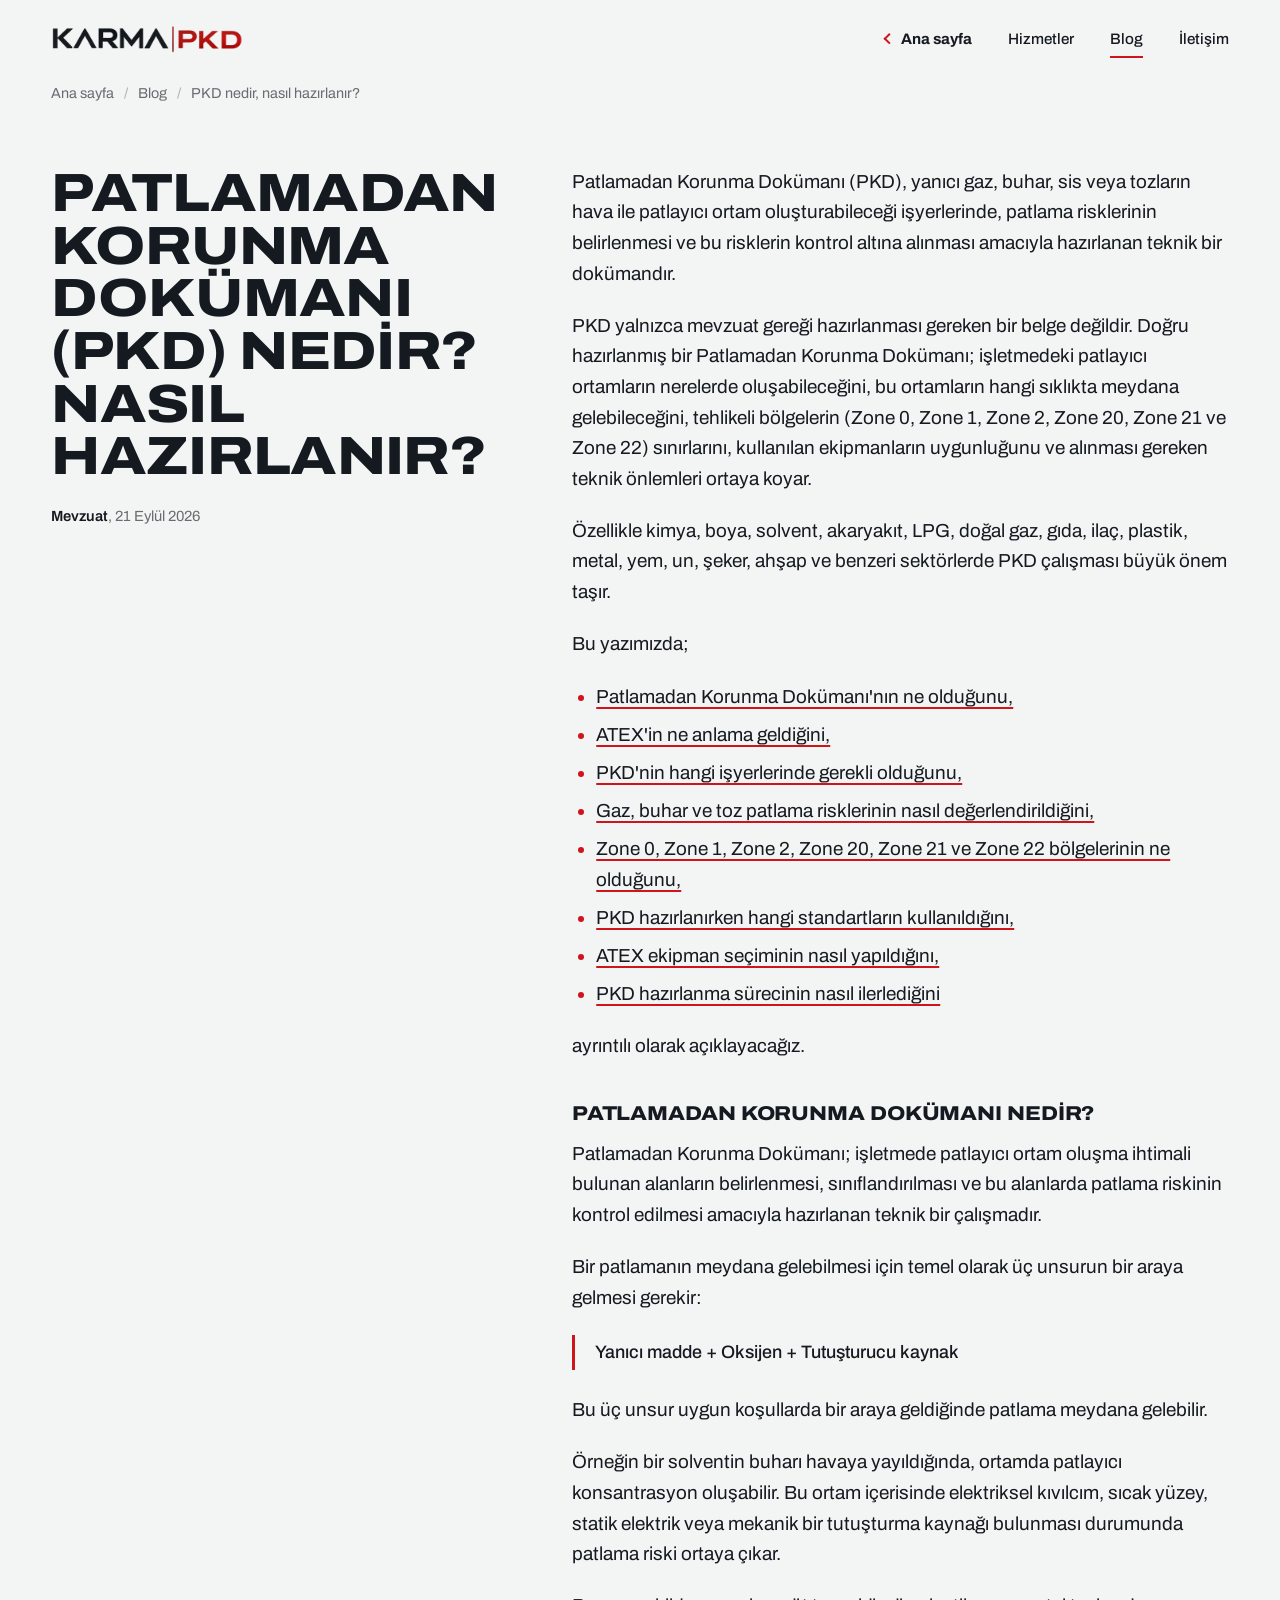
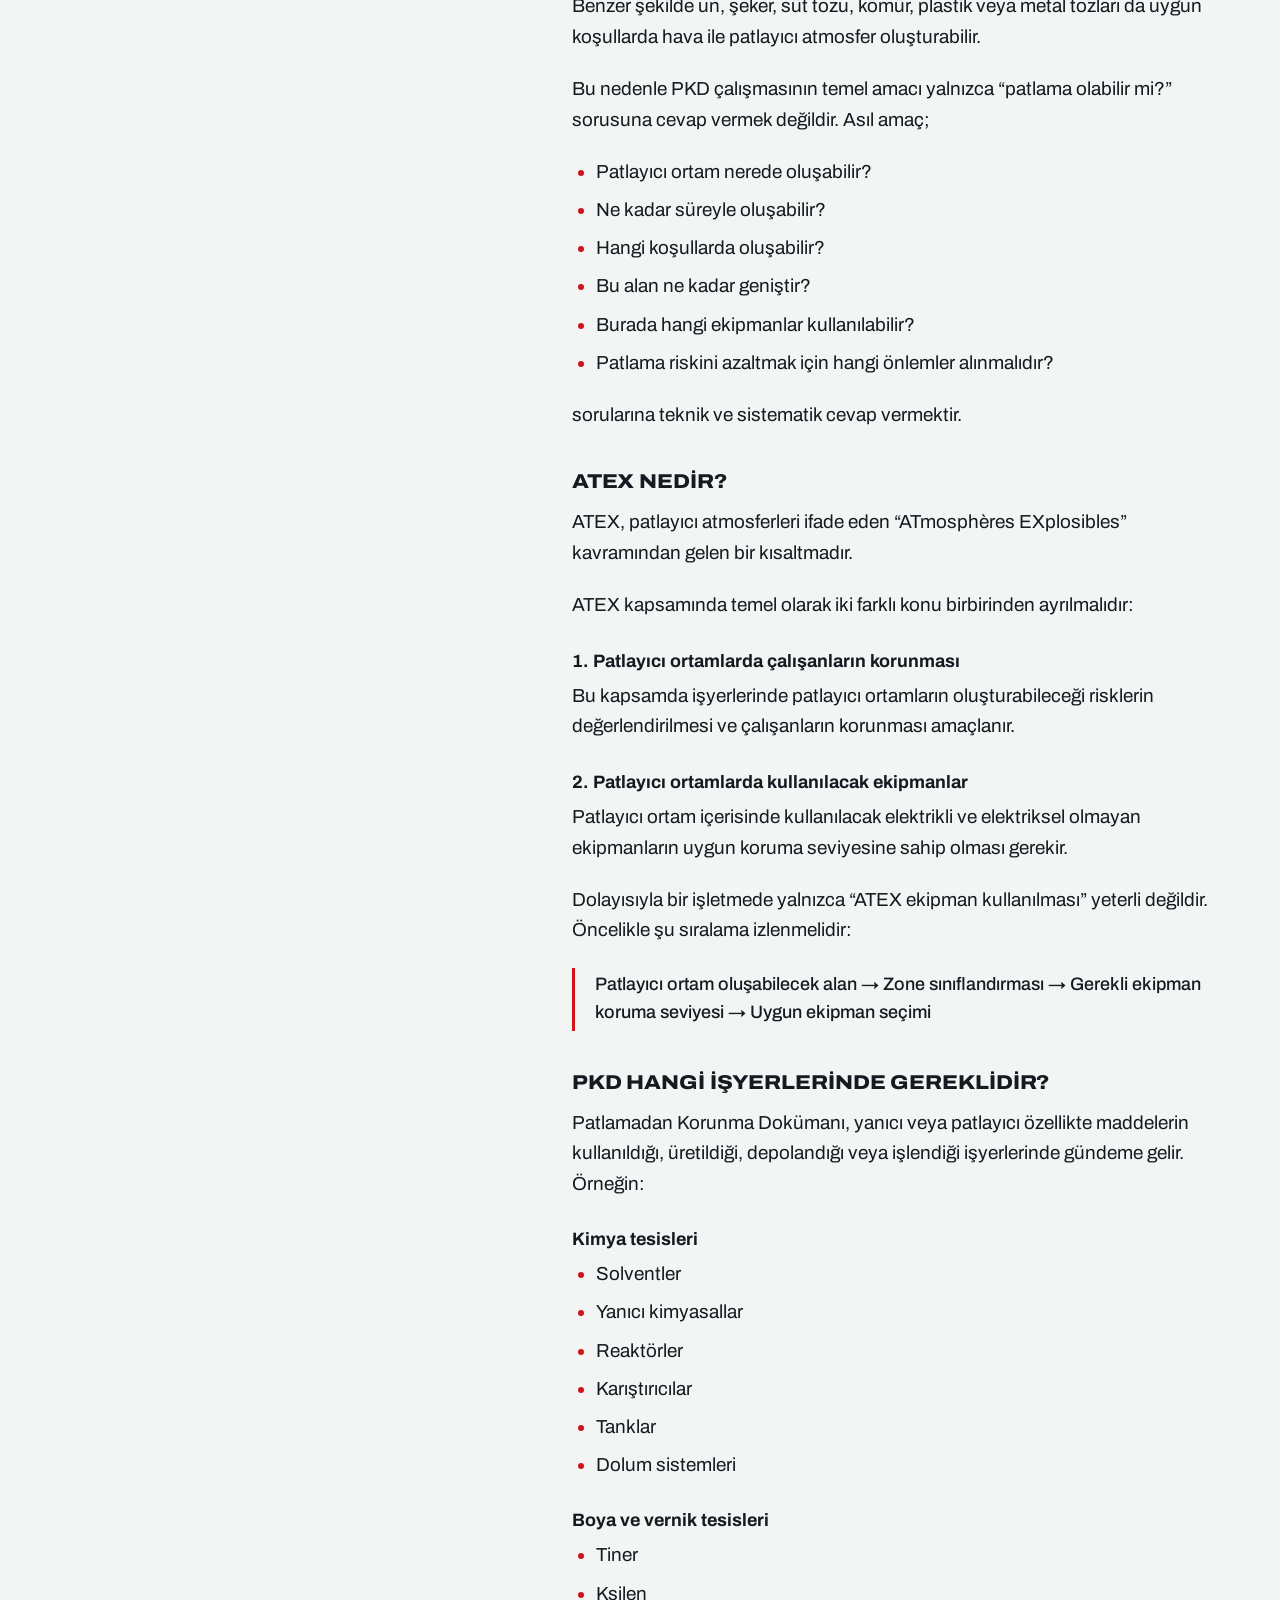
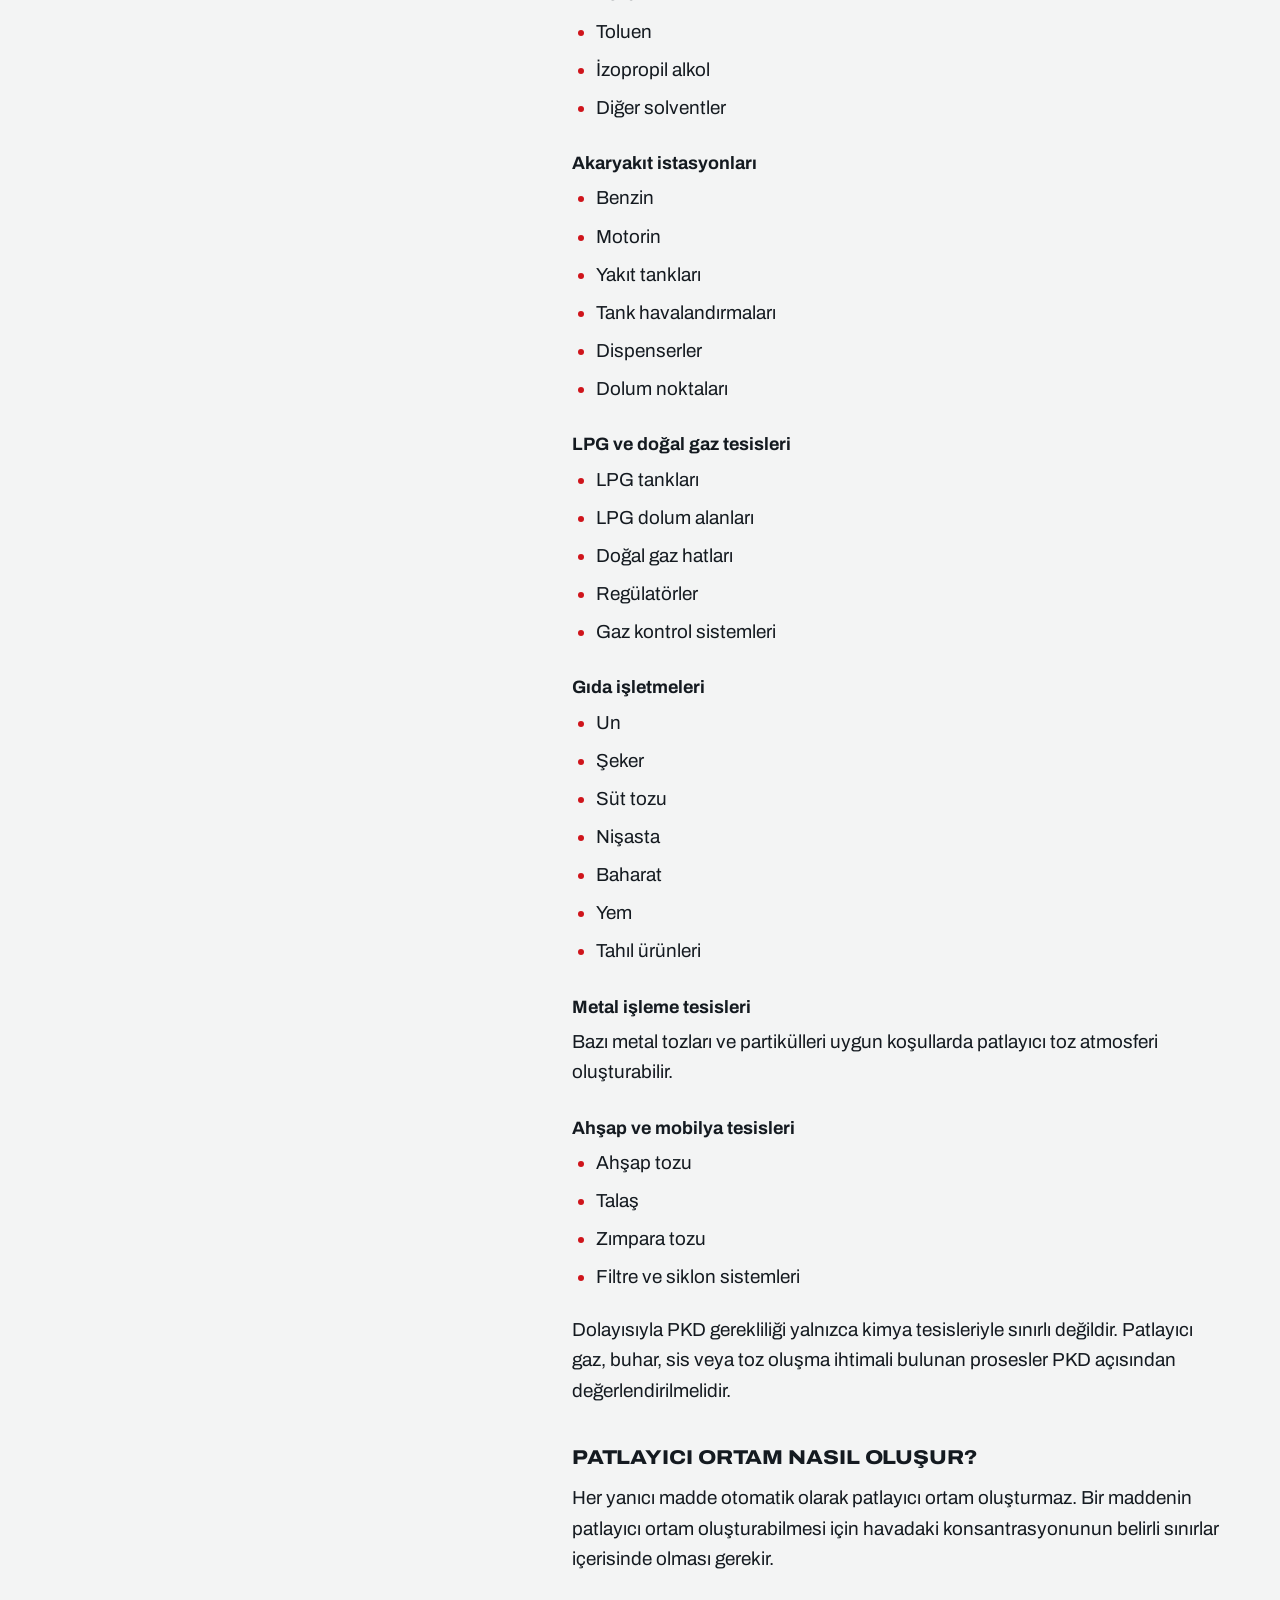
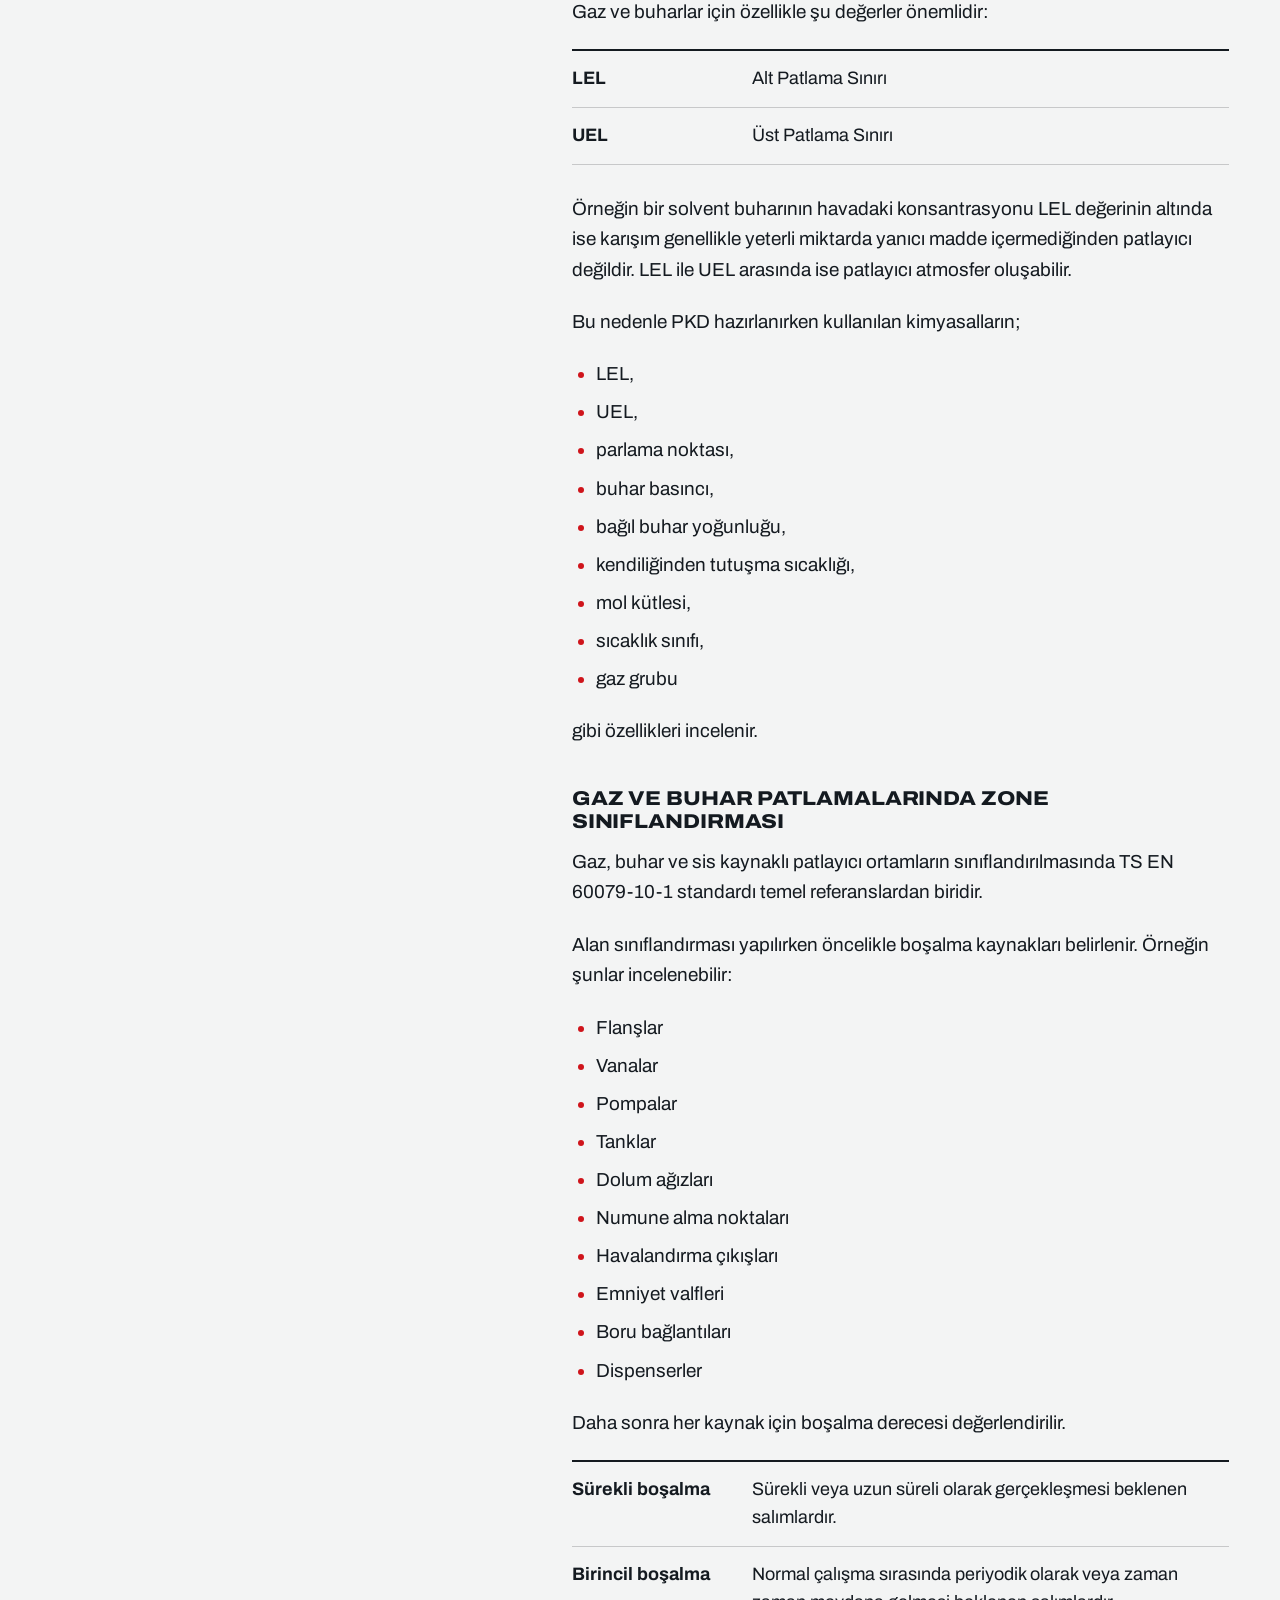
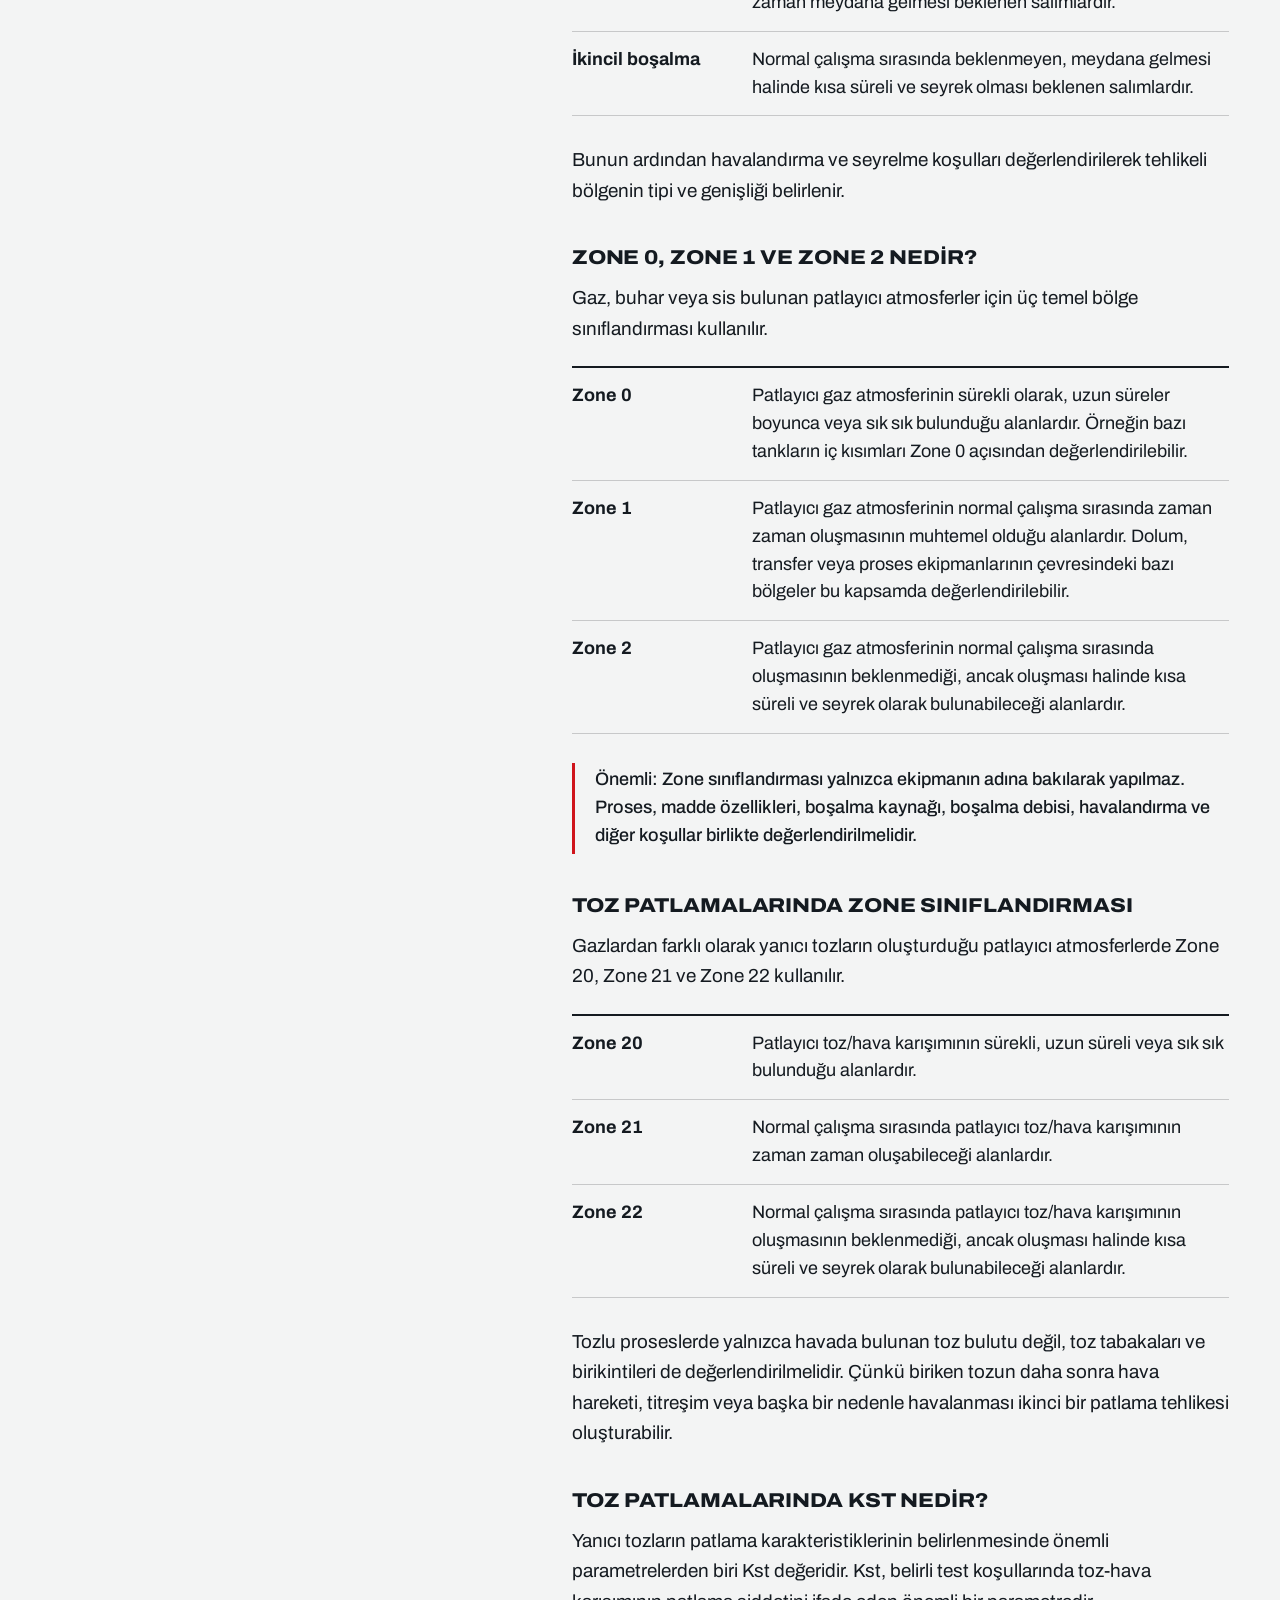
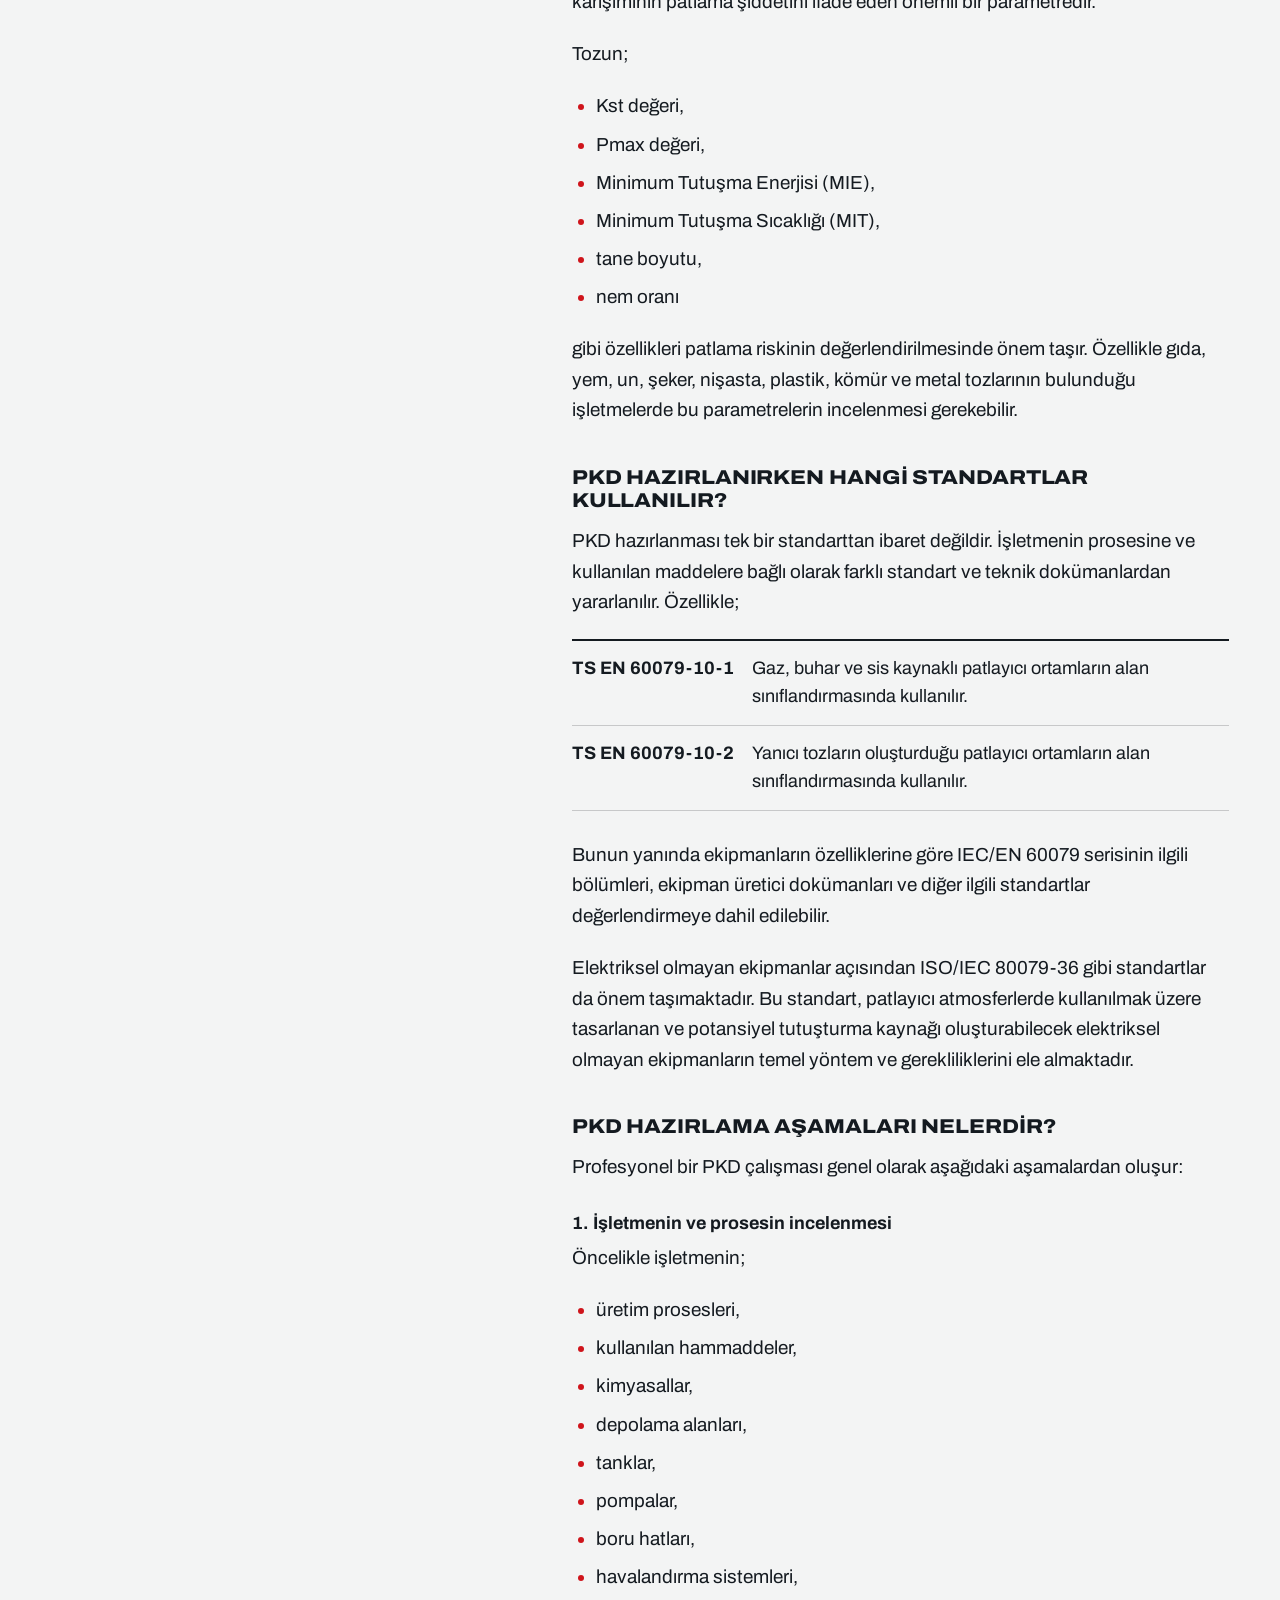
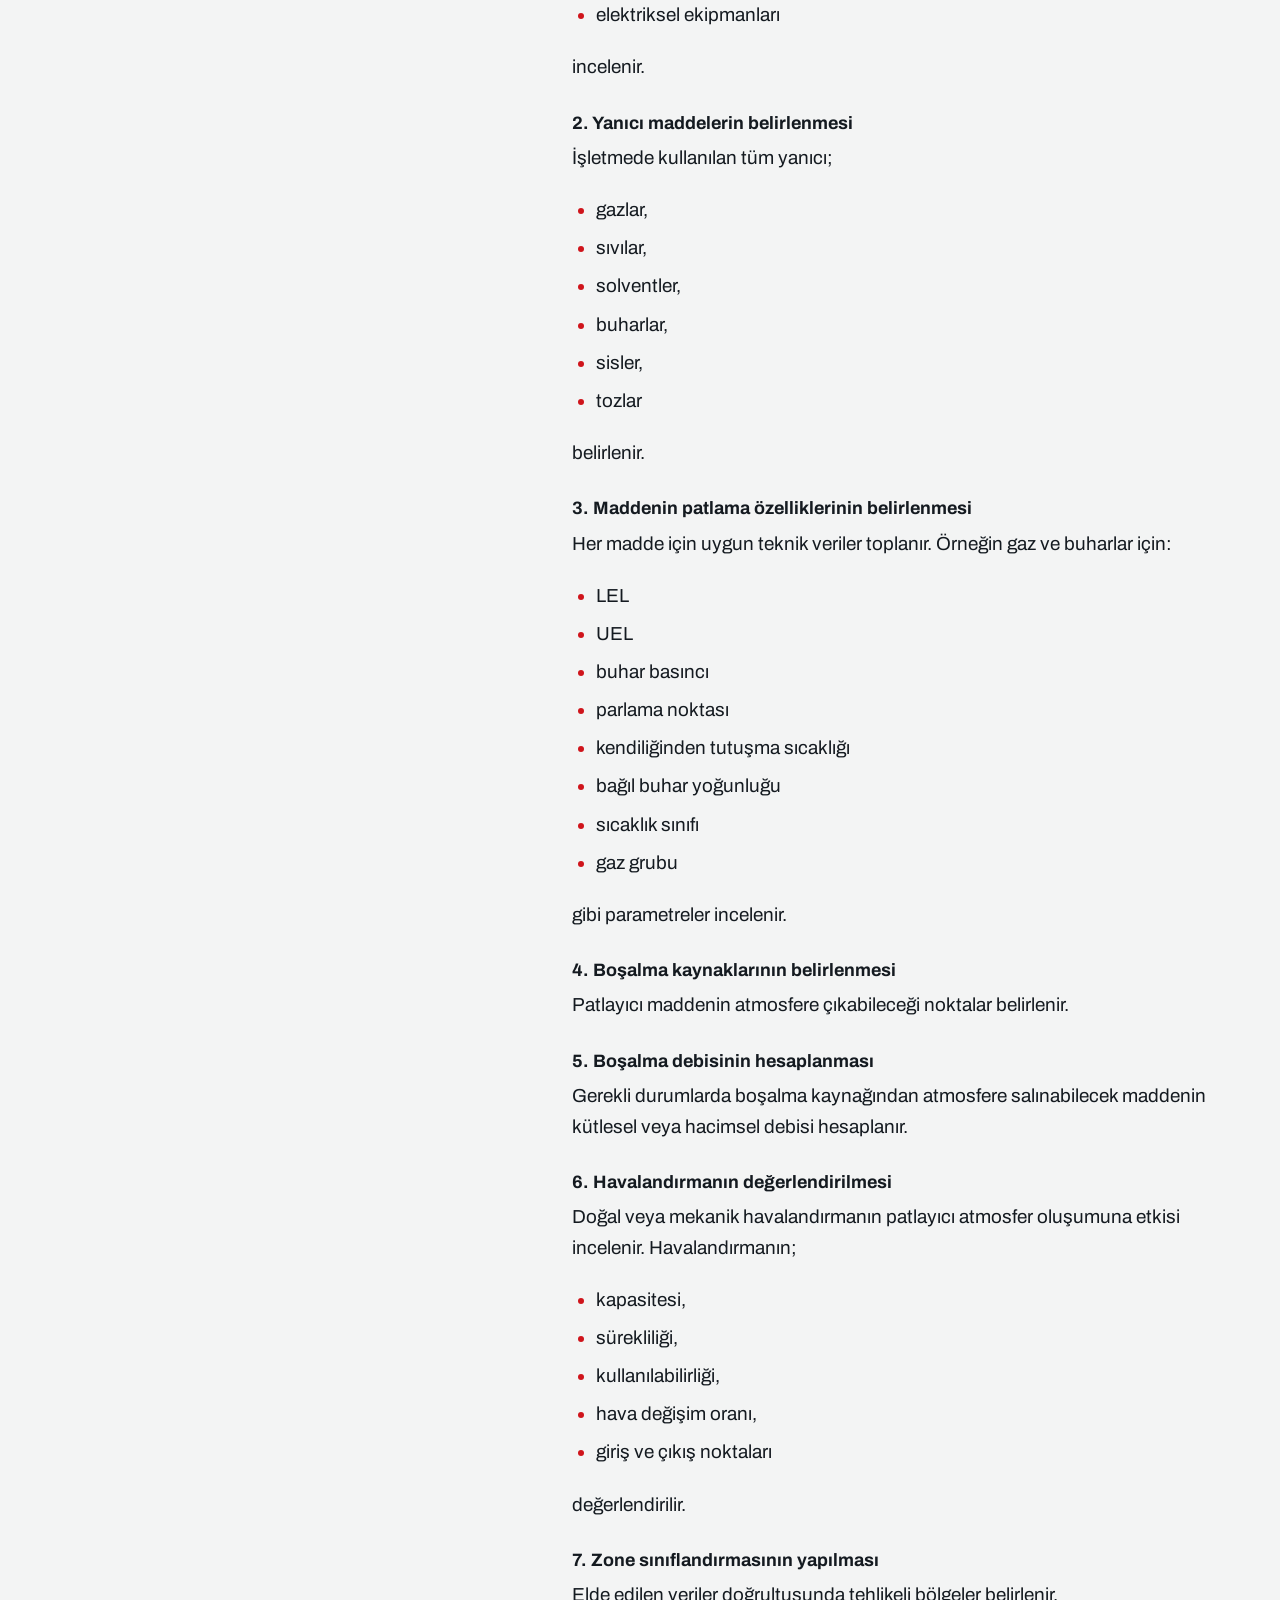
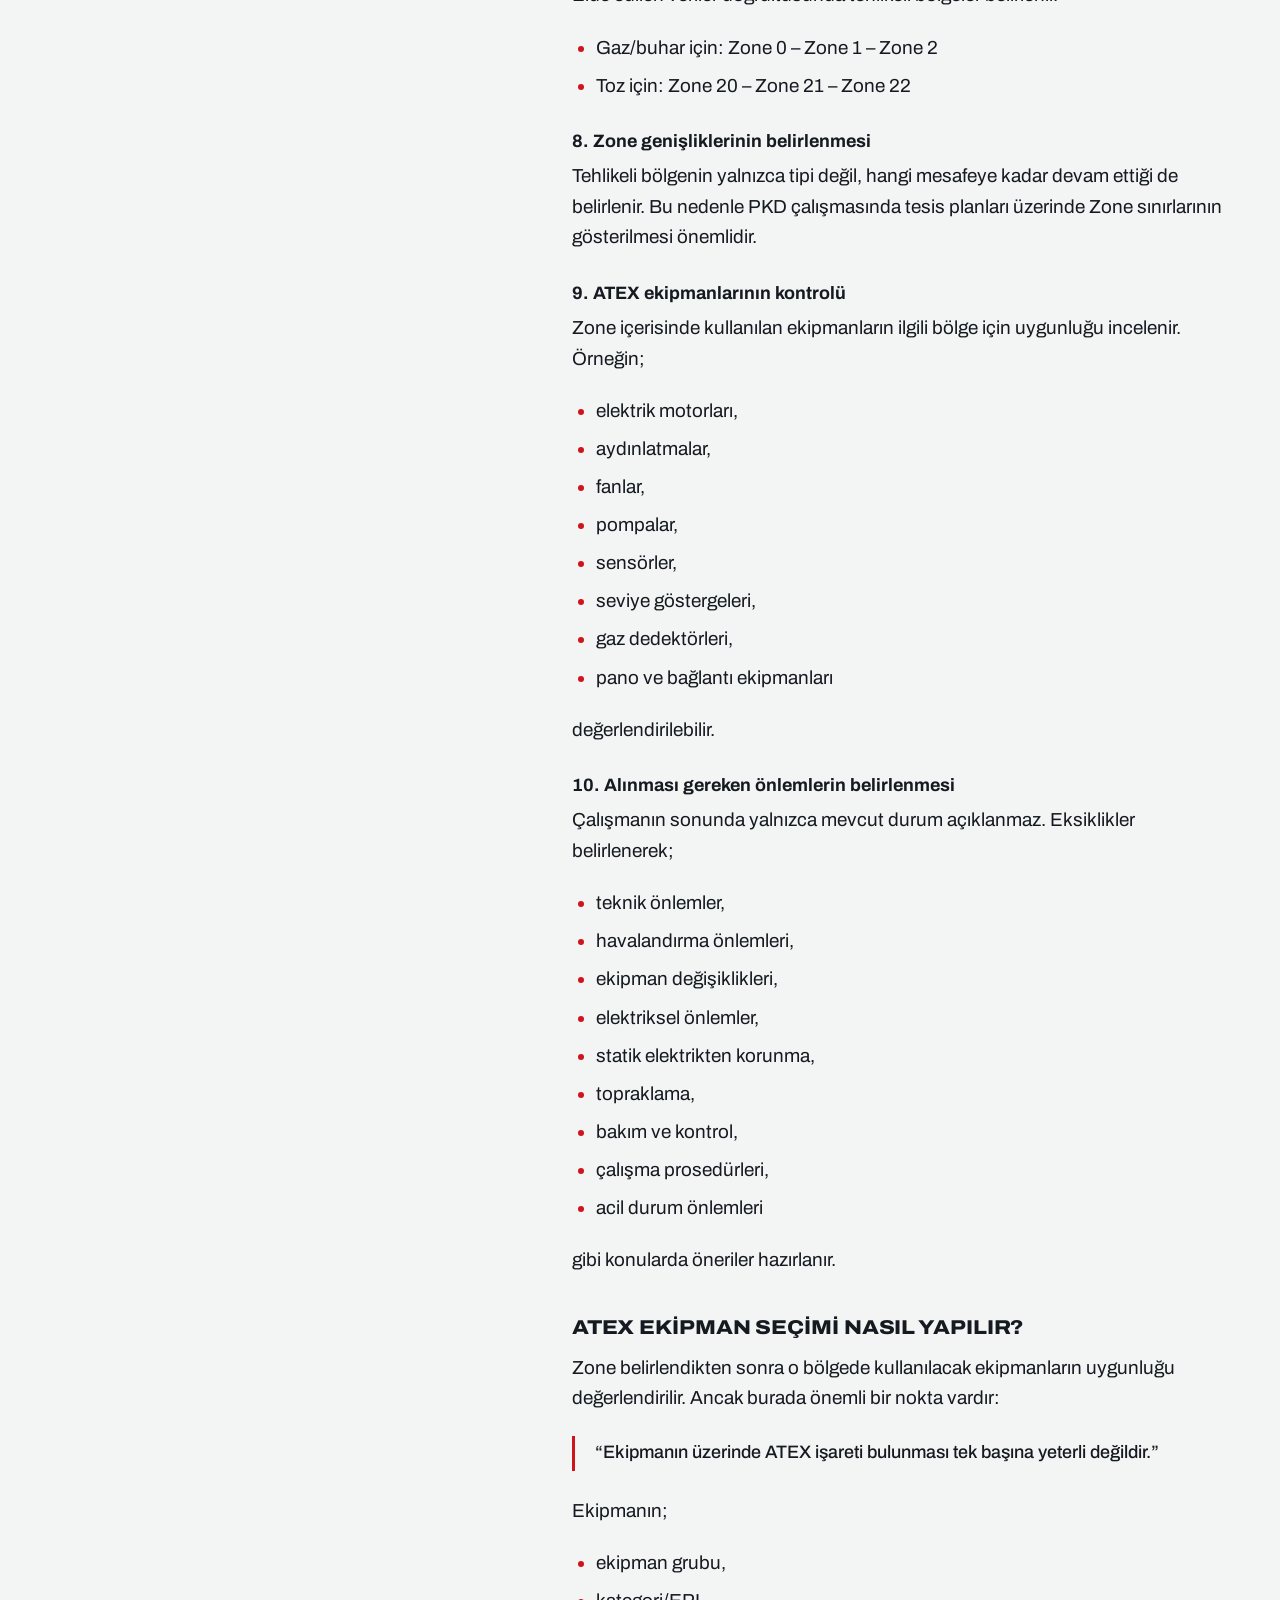
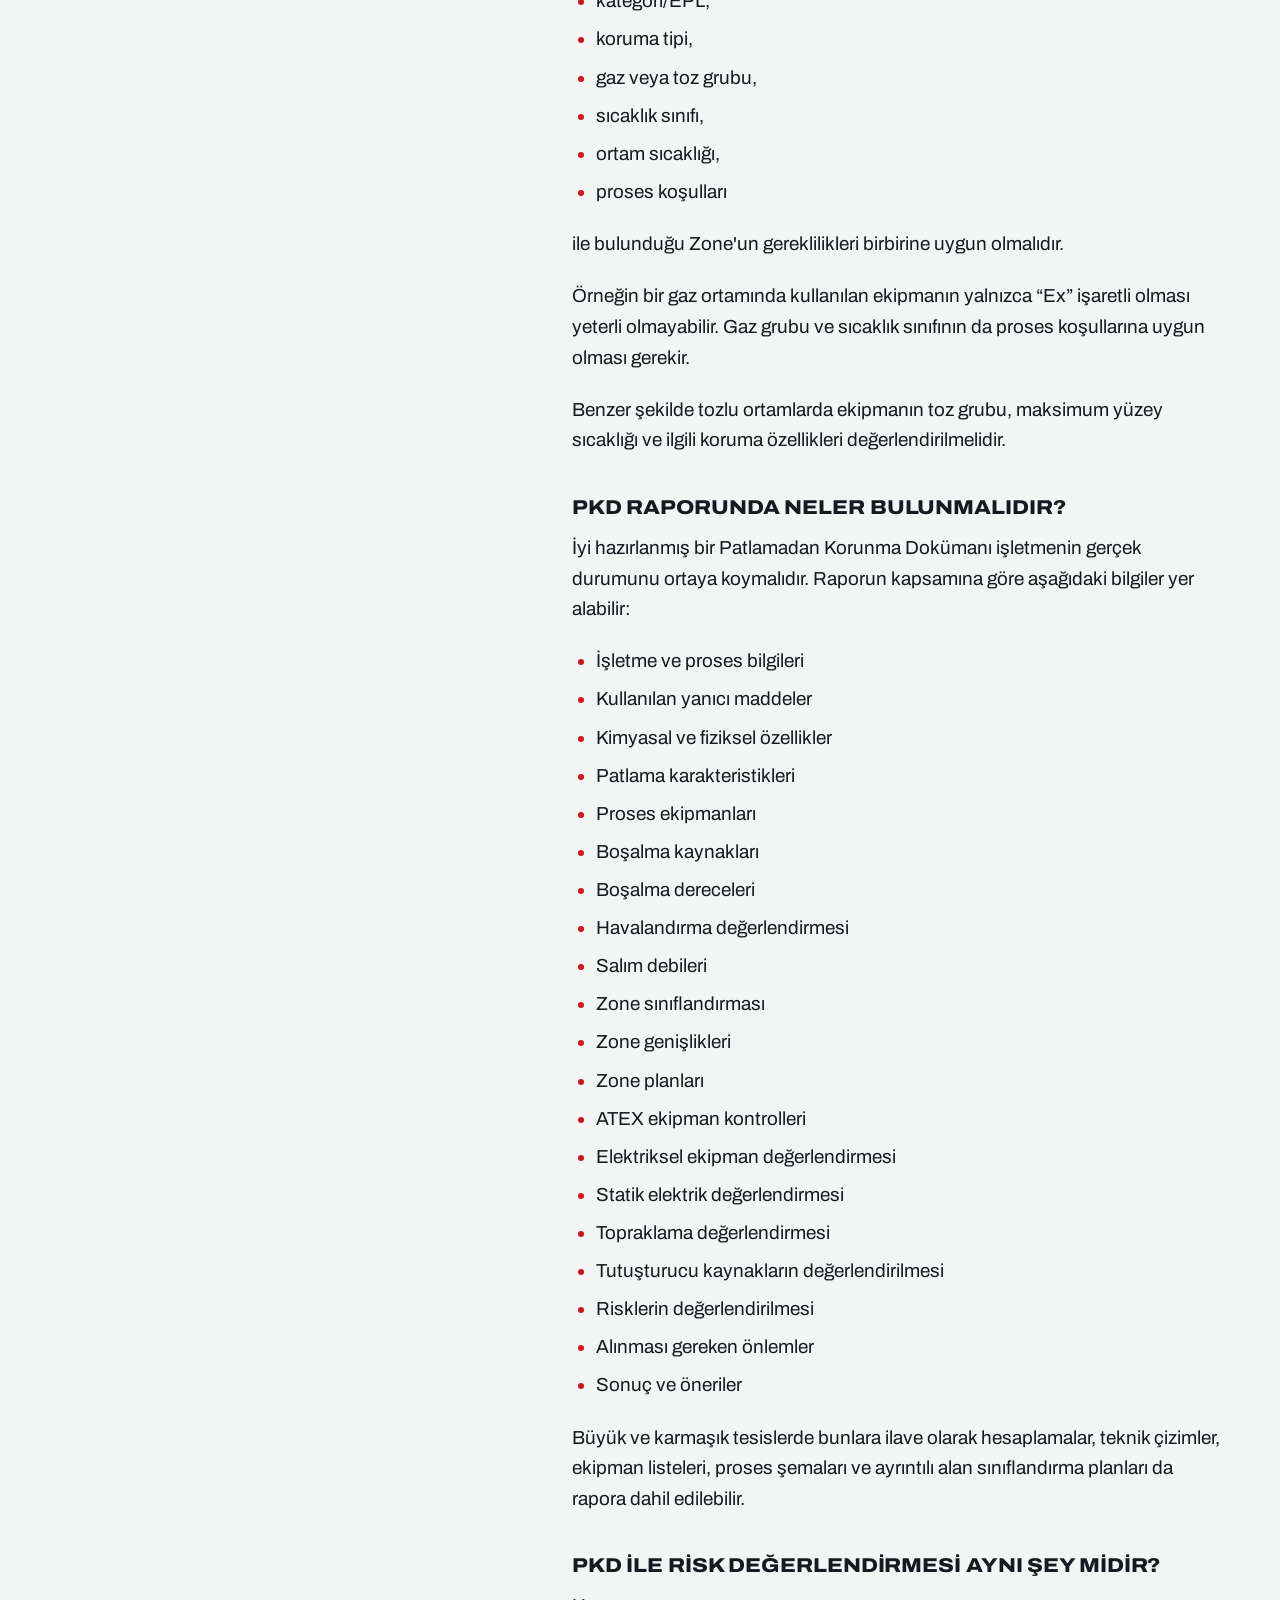
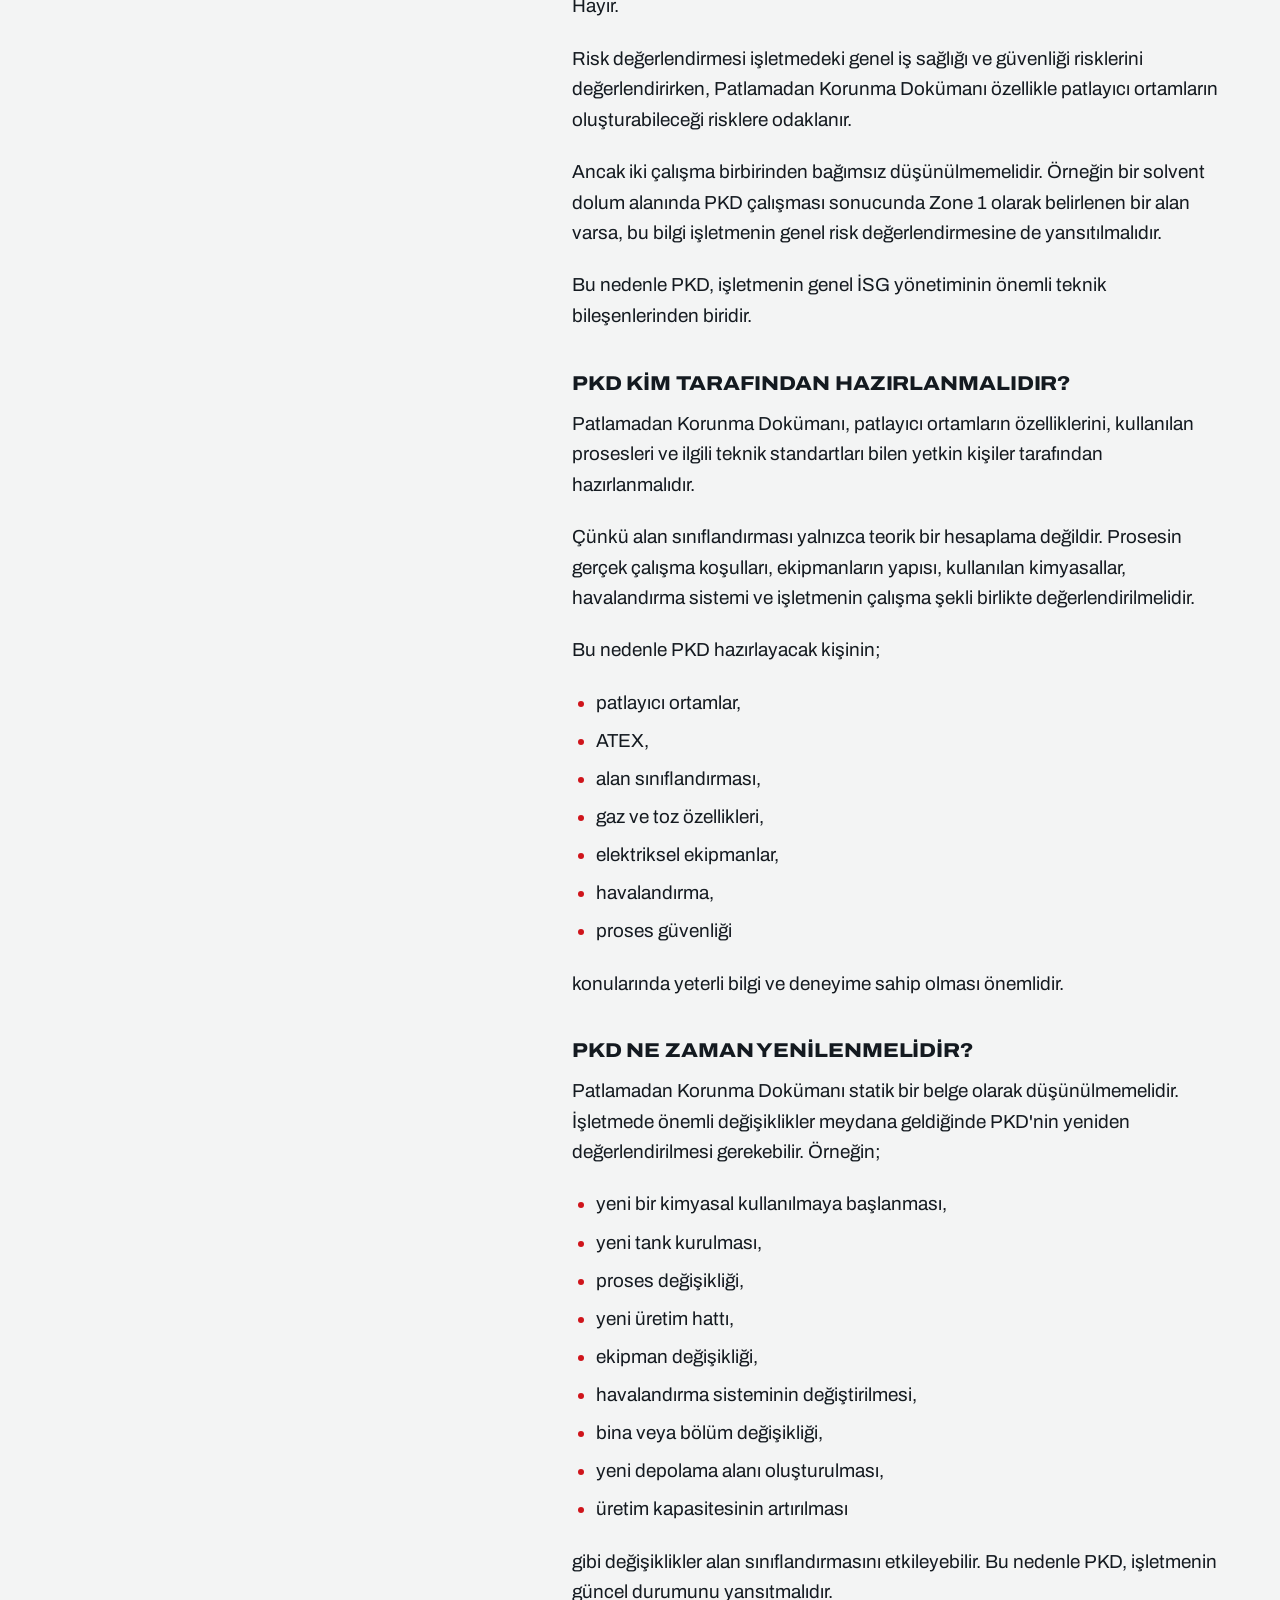
<file: blog/patlamadan-korunma-dokumani-nedir.html>
<!DOCTYPE html>
<html lang="tr">
<head>
<meta charset="utf-8">
<meta name="viewport" content="width=device-width, initial-scale=1, viewport-fit=cover">
<meta name="theme-color" content="#f3f4f4">

<title>Patlamadan Korunma Dokümanı (PKD) Nedir? Nasıl Hazırlanır?</title>
<meta name="description" content="Patlamadan Korunma Dokümanı (PKD) nedir, nasıl hazırlanır? ATEX, Zone 0-1-2 ve 20-21-22 sınıflandırması, standartlar, hazırlama aşamaları ve ekipman seçimi.">
<link rel="canonical" href="https://www.karmapkd.com/blog/patlamadan-korunma-dokumani-nedir.html">

<meta property="og:type" content="article">
<meta property="og:locale" content="tr_TR">
<meta property="og:site_name" content="KARMA PKD">
<meta property="og:title" content="Patlamadan Korunma Dokümanı (PKD) Nedir? Nasıl Hazırlanır?">
<meta property="og:description" content="Patlamadan Korunma Dokümanı (PKD) nedir, nasıl hazırlanır? ATEX, Zone 0-1-2 ve 20-21-22 sınıflandırması, standartlar, hazırlama aşamaları ve ekipman seçimi.">
<meta property="og:url" content="https://www.karmapkd.com/blog/patlamadan-korunma-dokumani-nedir.html">

<script type="application/ld+json">
{
  "@context": "https://schema.org",
  "@graph": [
    {
      "@type": "BlogPosting",
      "headline": "Patlamadan Korunma Dokümanı (PKD) Nedir? Nasıl Hazırlanır?",
      "description": "Patlamadan Korunma Dokümanı (PKD) nedir, nasıl hazırlanır? ATEX, Zone 0-1-2 ve 20-21-22 sınıflandırması, standartlar, hazırlama aşamaları ve ekipman seçimi.",
      "inLanguage": "tr",
      "datePublished": "2026-09-21",
      "dateModified": "2026-09-21",
      "author": { "@type": "Organization", "name": "KARMA PKD" },
      "publisher": {
        "@type": "Organization",
        "name": "KARMA PKD",
        "logo": { "@type": "ImageObject", "url": "https://www.karmapkd.com/blog/assets/logo-dark.png" }
      },
      "mainEntityOfPage": "https://www.karmapkd.com/blog/patlamadan-korunma-dokumani-nedir.html"
    },
    {
      "@type": "BreadcrumbList",
      "itemListElement": [
        { "@type": "ListItem", "position": 1, "name": "Ana sayfa", "item": "https://www.karmapkd.com/" },
        { "@type": "ListItem", "position": 2, "name": "Blog", "item": "https://www.karmapkd.com/blog/" },
        { "@type": "ListItem", "position": 3, "name": "PKD nedir, nasıl hazırlanır?", "item": "https://www.karmapkd.com/blog/patlamadan-korunma-dokumani-nedir.html" }
      ]
    }
  ]
}
</script>

<link rel="preconnect" href="https://fonts.googleapis.com">
<link rel="preconnect" href="https://fonts.gstatic.com" crossorigin>
<link href="https://fonts.googleapis.com/css2?family=Archivo:wdth,wght@62..125,100..900&display=swap" rel="stylesheet">
<link rel="stylesheet" href="blog.css">
<style>
  /* Uzun yazıda içindekiler bağlantılarının başlığı üst çubuğun altında bırakmaması için */
  .post-body h2, .post-body h3 { scroll-margin-top: 5.5rem; }
  html { scroll-behavior: smooth; }
  @media (prefers-reduced-motion: reduce) { html { scroll-behavior: auto; } }
</style>
</head>
<body>
<a class="skip" href="#icerik">İçeriğe geç</a>

<header class="bhdr">
  <a class="logo" href="../index.html" aria-label="KARMA PKD, ana sayfa"><span class="lg lg-dark" aria-hidden="true"></span></a>
  <nav class="bnav" aria-label="Ana menü">
    <a class="home" href="../index.html">Ana sayfa</a>
    <a href="../index.html#hizmetler">Hizmetler</a>
    <a href="index.html" aria-current="page">Blog</a>
    <a href="../index.html#iletisim">İletişim</a>
  </nav>
</header>

<nav class="crumbs" aria-label="Sayfa konumu">
  <ol>
    <li><a href="../index.html">Ana sayfa</a></li>
    <li><a href="index.html">Blog</a></li>
    <li aria-current="page">PKD nedir, nasıl hazırlanır?</li>
  </ol>
</nav>

<main id="icerik">
  <article class="post-wrap">
    <header class="post-head">
      <h1 class="disp">Patlamadan Korunma Dokümanı (PKD) Nedir? Nasıl Hazırlanır?</h1>
      <p class="meta"><a href="index.html">Mevzuat</a>, <time datetime="2026-09-21">21 Eylül 2026</time></p>
    </header>

    <div class="post-body">
      <p>Patlamadan Korunma Dokümanı (PKD), yanıcı gaz, buhar, sis veya tozların hava ile patlayıcı ortam oluşturabileceği işyerlerinde, patlama risklerinin belirlenmesi ve bu risklerin kontrol altına alınması amacıyla hazırlanan teknik bir dokümandır.</p>

      <p>PKD yalnızca mevzuat gereği hazırlanması gereken bir belge değildir. Doğru hazırlanmış bir Patlamadan Korunma Dokümanı; işletmedeki patlayıcı ortamların nerelerde oluşabileceğini, bu ortamların hangi sıklıkta meydana gelebileceğini, tehlikeli bölgelerin (Zone 0, Zone 1, Zone 2, Zone 20, Zone 21 ve Zone 22) sınırlarını, kullanılan ekipmanların uygunluğunu ve alınması gereken teknik önlemleri ortaya koyar.</p>

      <p>Özellikle kimya, boya, solvent, akaryakıt, LPG, doğal gaz, gıda, ilaç, plastik, metal, yem, un, şeker, ahşap ve benzeri sektörlerde PKD çalışması büyük önem taşır.</p>

      <p>Bu yazımızda;</p>
      <ul>
        <li><a href="#pkd-nedir">Patlamadan Korunma Dokümanı'nın ne olduğunu,</a></li>
        <li><a href="#atex-nedir">ATEX'in ne anlama geldiğini,</a></li>
        <li><a href="#hangi-isyerleri">PKD'nin hangi işyerlerinde gerekli olduğunu,</a></li>
        <li><a href="#patlayici-ortam">Gaz, buhar ve toz patlama risklerinin nasıl değerlendirildiğini,</a></li>
        <li><a href="#zone-0-1-2">Zone 0, Zone 1, Zone 2, Zone 20, Zone 21 ve Zone 22 bölgelerinin ne olduğunu,</a></li>
        <li><a href="#standartlar">PKD hazırlanırken hangi standartların kullanıldığını,</a></li>
        <li><a href="#ekipman-secimi">ATEX ekipman seçiminin nasıl yapıldığını,</a></li>
        <li><a href="#hazirlama-asamalari">PKD hazırlanma sürecinin nasıl ilerlediğini</a></li>
      </ul>
      <p>ayrıntılı olarak açıklayacağız.</p>

      <h2 id="pkd-nedir">Patlamadan Korunma Dokümanı Nedir?</h2>
      <p>Patlamadan Korunma Dokümanı; işletmede patlayıcı ortam oluşma ihtimali bulunan alanların belirlenmesi, sınıflandırılması ve bu alanlarda patlama riskinin kontrol edilmesi amacıyla hazırlanan teknik bir çalışmadır.</p>
      <p>Bir patlamanın meydana gelebilmesi için temel olarak üç unsurun bir araya gelmesi gerekir:</p>
      <blockquote>Yanıcı madde + Oksijen + Tutuşturucu kaynak</blockquote>
      <p>Bu üç unsur uygun koşullarda bir araya geldiğinde patlama meydana gelebilir.</p>
      <p>Örneğin bir solventin buharı havaya yayıldığında, ortamda patlayıcı konsantrasyon oluşabilir. Bu ortam içerisinde elektriksel kıvılcım, sıcak yüzey, statik elektrik veya mekanik bir tutuşturma kaynağı bulunması durumunda patlama riski ortaya çıkar.</p>
      <p>Benzer şekilde un, şeker, süt tozu, kömür, plastik veya metal tozları da uygun koşullarda hava ile patlayıcı atmosfer oluşturabilir.</p>
      <p>Bu nedenle PKD çalışmasının temel amacı yalnızca “patlama olabilir mi?” sorusuna cevap vermek değildir. Asıl amaç;</p>
      <ul>
        <li>Patlayıcı ortam nerede oluşabilir?</li>
        <li>Ne kadar süreyle oluşabilir?</li>
        <li>Hangi koşullarda oluşabilir?</li>
        <li>Bu alan ne kadar geniştir?</li>
        <li>Burada hangi ekipmanlar kullanılabilir?</li>
        <li>Patlama riskini azaltmak için hangi önlemler alınmalıdır?</li>
      </ul>
      <p>sorularına teknik ve sistematik cevap vermektir.</p>

      <h2 id="atex-nedir">ATEX Nedir?</h2>
      <p>ATEX, patlayıcı atmosferleri ifade eden “ATmosphères EXplosibles” kavramından gelen bir kısaltmadır.</p>
      <p>ATEX kapsamında temel olarak iki farklı konu birbirinden ayrılmalıdır:</p>
      <h3>1. Patlayıcı ortamlarda çalışanların korunması</h3>
      <p>Bu kapsamda işyerlerinde patlayıcı ortamların oluşturabileceği risklerin değerlendirilmesi ve çalışanların korunması amaçlanır.</p>
      <h3>2. Patlayıcı ortamlarda kullanılacak ekipmanlar</h3>
      <p>Patlayıcı ortam içerisinde kullanılacak elektrikli ve elektriksel olmayan ekipmanların uygun koruma seviyesine sahip olması gerekir.</p>
      <p>Dolayısıyla bir işletmede yalnızca “ATEX ekipman kullanılması” yeterli değildir. Öncelikle şu sıralama izlenmelidir:</p>
      <blockquote>Patlayıcı ortam oluşabilecek alan → Zone sınıflandırması → Gerekli ekipman koruma seviyesi → Uygun ekipman seçimi</blockquote>

      <h2 id="hangi-isyerleri">PKD Hangi İşyerlerinde Gereklidir?</h2>
      <p>Patlamadan Korunma Dokümanı, yanıcı veya patlayıcı özellikte maddelerin kullanıldığı, üretildiği, depolandığı veya işlendiği işyerlerinde gündeme gelir. Örneğin:</p>

      <h3>Kimya tesisleri</h3>
      <ul>
        <li>Solventler</li>
        <li>Yanıcı kimyasallar</li>
        <li>Reaktörler</li>
        <li>Karıştırıcılar</li>
        <li>Tanklar</li>
        <li>Dolum sistemleri</li>
      </ul>

      <h3>Boya ve vernik tesisleri</h3>
      <ul>
        <li>Tiner</li>
        <li>Ksilen</li>
        <li>Toluen</li>
        <li>İzopropil alkol</li>
        <li>Diğer solventler</li>
      </ul>

      <h3>Akaryakıt istasyonları</h3>
      <ul>
        <li>Benzin</li>
        <li>Motorin</li>
        <li>Yakıt tankları</li>
        <li>Tank havalandırmaları</li>
        <li>Dispenserler</li>
        <li>Dolum noktaları</li>
      </ul>

      <h3>LPG ve doğal gaz tesisleri</h3>
      <ul>
        <li>LPG tankları</li>
        <li>LPG dolum alanları</li>
        <li>Doğal gaz hatları</li>
        <li>Regülatörler</li>
        <li>Gaz kontrol sistemleri</li>
      </ul>

      <h3>Gıda işletmeleri</h3>
      <ul>
        <li>Un</li>
        <li>Şeker</li>
        <li>Süt tozu</li>
        <li>Nişasta</li>
        <li>Baharat</li>
        <li>Yem</li>
        <li>Tahıl ürünleri</li>
      </ul>

      <h3>Metal işleme tesisleri</h3>
      <p>Bazı metal tozları ve partikülleri uygun koşullarda patlayıcı toz atmosferi oluşturabilir.</p>

      <h3>Ahşap ve mobilya tesisleri</h3>
      <ul>
        <li>Ahşap tozu</li>
        <li>Talaş</li>
        <li>Zımpara tozu</li>
        <li>Filtre ve siklon sistemleri</li>
      </ul>

      <p>Dolayısıyla PKD gerekliliği yalnızca kimya tesisleriyle sınırlı değildir. Patlayıcı gaz, buhar, sis veya toz oluşma ihtimali bulunan prosesler PKD açısından değerlendirilmelidir.</p>

      <h2 id="patlayici-ortam">Patlayıcı Ortam Nasıl Oluşur?</h2>
      <p>Her yanıcı madde otomatik olarak patlayıcı ortam oluşturmaz. Bir maddenin patlayıcı ortam oluşturabilmesi için havadaki konsantrasyonunun belirli sınırlar içerisinde olması gerekir.</p>
      <p>Gaz ve buharlar için özellikle şu değerler önemlidir:</p>
      <dl>
        <div><dt>LEL</dt><dd>Alt Patlama Sınırı</dd></div>
        <div><dt>UEL</dt><dd>Üst Patlama Sınırı</dd></div>
      </dl>
      <p>Örneğin bir solvent buharının havadaki konsantrasyonu LEL değerinin altında ise karışım genellikle yeterli miktarda yanıcı madde içermediğinden patlayıcı değildir. LEL ile UEL arasında ise patlayıcı atmosfer oluşabilir.</p>
      <p>Bu nedenle PKD hazırlanırken kullanılan kimyasalların;</p>
      <ul>
        <li>LEL,</li>
        <li>UEL,</li>
        <li>parlama noktası,</li>
        <li>buhar basıncı,</li>
        <li>bağıl buhar yoğunluğu,</li>
        <li>kendiliğinden tutuşma sıcaklığı,</li>
        <li>mol kütlesi,</li>
        <li>sıcaklık sınıfı,</li>
        <li>gaz grubu</li>
      </ul>
      <p>gibi özellikleri incelenir.</p>

      <h2 id="gaz-zone">Gaz ve Buhar Patlamalarında Zone Sınıflandırması</h2>
      <p>Gaz, buhar ve sis kaynaklı patlayıcı ortamların sınıflandırılmasında TS EN 60079-10-1 standardı temel referanslardan biridir.</p>
      <p>Alan sınıflandırması yapılırken öncelikle boşalma kaynakları belirlenir. Örneğin şunlar incelenebilir:</p>
      <ul>
        <li>Flanşlar</li>
        <li>Vanalar</li>
        <li>Pompalar</li>
        <li>Tanklar</li>
        <li>Dolum ağızları</li>
        <li>Numune alma noktaları</li>
        <li>Havalandırma çıkışları</li>
        <li>Emniyet valfleri</li>
        <li>Boru bağlantıları</li>
        <li>Dispenserler</li>
      </ul>
      <p>Daha sonra her kaynak için boşalma derecesi değerlendirilir.</p>
      <dl>
        <div><dt>Sürekli boşalma</dt><dd>Sürekli veya uzun süreli olarak gerçekleşmesi beklenen salımlardır.</dd></div>
        <div><dt>Birincil boşalma</dt><dd>Normal çalışma sırasında periyodik olarak veya zaman zaman meydana gelmesi beklenen salımlardır.</dd></div>
        <div><dt>İkincil boşalma</dt><dd>Normal çalışma sırasında beklenmeyen, meydana gelmesi halinde kısa süreli ve seyrek olması beklenen salımlardır.</dd></div>
      </dl>
      <p>Bunun ardından havalandırma ve seyrelme koşulları değerlendirilerek tehlikeli bölgenin tipi ve genişliği belirlenir.</p>

      <h2 id="zone-0-1-2">Zone 0, Zone 1 ve Zone 2 Nedir?</h2>
      <p>Gaz, buhar veya sis bulunan patlayıcı atmosferler için üç temel bölge sınıflandırması kullanılır.</p>
      <dl>
        <div><dt>Zone 0</dt><dd>Patlayıcı gaz atmosferinin sürekli olarak, uzun süreler boyunca veya sık sık bulunduğu alanlardır. Örneğin bazı tankların iç kısımları Zone 0 açısından değerlendirilebilir.</dd></div>
        <div><dt>Zone 1</dt><dd>Patlayıcı gaz atmosferinin normal çalışma sırasında zaman zaman oluşmasının muhtemel olduğu alanlardır. Dolum, transfer veya proses ekipmanlarının çevresindeki bazı bölgeler bu kapsamda değerlendirilebilir.</dd></div>
        <div><dt>Zone 2</dt><dd>Patlayıcı gaz atmosferinin normal çalışma sırasında oluşmasının beklenmediği, ancak oluşması halinde kısa süreli ve seyrek olarak bulunabileceği alanlardır.</dd></div>
      </dl>
      <blockquote>Önemli: Zone sınıflandırması yalnızca ekipmanın adına bakılarak yapılmaz. Proses, madde özellikleri, boşalma kaynağı, boşalma debisi, havalandırma ve diğer koşullar birlikte değerlendirilmelidir.</blockquote>

      <h2 id="toz-zone">Toz Patlamalarında Zone Sınıflandırması</h2>
      <p>Gazlardan farklı olarak yanıcı tozların oluşturduğu patlayıcı atmosferlerde Zone 20, Zone 21 ve Zone 22 kullanılır.</p>
      <dl>
        <div><dt>Zone 20</dt><dd>Patlayıcı toz/hava karışımının sürekli, uzun süreli veya sık sık bulunduğu alanlardır.</dd></div>
        <div><dt>Zone 21</dt><dd>Normal çalışma sırasında patlayıcı toz/hava karışımının zaman zaman oluşabileceği alanlardır.</dd></div>
        <div><dt>Zone 22</dt><dd>Normal çalışma sırasında patlayıcı toz/hava karışımının oluşmasının beklenmediği, ancak oluşması halinde kısa süreli ve seyrek olarak bulunabileceği alanlardır.</dd></div>
      </dl>
      <p>Tozlu proseslerde yalnızca havada bulunan toz bulutu değil, toz tabakaları ve birikintileri de değerlendirilmelidir. Çünkü biriken tozun daha sonra hava hareketi, titreşim veya başka bir nedenle havalanması ikinci bir patlama tehlikesi oluşturabilir.</p>

      <h2 id="kst">Toz Patlamalarında Kst Nedir?</h2>
      <p>Yanıcı tozların patlama karakteristiklerinin belirlenmesinde önemli parametrelerden biri Kst değeridir. Kst, belirli test koşullarında toz-hava karışımının patlama şiddetini ifade eden önemli bir parametredir.</p>
      <p>Tozun;</p>
      <ul>
        <li>Kst değeri,</li>
        <li>Pmax değeri,</li>
        <li>Minimum Tutuşma Enerjisi (MIE),</li>
        <li>Minimum Tutuşma Sıcaklığı (MIT),</li>
        <li>tane boyutu,</li>
        <li>nem oranı</li>
      </ul>
      <p>gibi özellikleri patlama riskinin değerlendirilmesinde önem taşır. Özellikle gıda, yem, un, şeker, nişasta, plastik, kömür ve metal tozlarının bulunduğu işletmelerde bu parametrelerin incelenmesi gerekebilir.</p>

      <h2 id="standartlar">PKD Hazırlanırken Hangi Standartlar Kullanılır?</h2>
      <p>PKD hazırlanması tek bir standarttan ibaret değildir. İşletmenin prosesine ve kullanılan maddelere bağlı olarak farklı standart ve teknik dokümanlardan yararlanılır. Özellikle;</p>
      <dl>
        <div><dt>TS EN 60079-10-1</dt><dd>Gaz, buhar ve sis kaynaklı patlayıcı ortamların alan sınıflandırmasında kullanılır.</dd></div>
        <div><dt>TS EN 60079-10-2</dt><dd>Yanıcı tozların oluşturduğu patlayıcı ortamların alan sınıflandırmasında kullanılır.</dd></div>
      </dl>
      <p>Bunun yanında ekipmanların özelliklerine göre IEC/EN 60079 serisinin ilgili bölümleri, ekipman üretici dokümanları ve diğer ilgili standartlar değerlendirmeye dahil edilebilir.</p>
      <p>Elektriksel olmayan ekipmanlar açısından ISO/IEC 80079-36 gibi standartlar da önem taşımaktadır. Bu standart, patlayıcı atmosferlerde kullanılmak üzere tasarlanan ve potansiyel tutuşturma kaynağı oluşturabilecek elektriksel olmayan ekipmanların temel yöntem ve gerekliliklerini ele almaktadır.</p>

      <h2 id="hazirlama-asamalari">PKD Hazırlama Aşamaları Nelerdir?</h2>
      <p>Profesyonel bir PKD çalışması genel olarak aşağıdaki aşamalardan oluşur:</p>

      <h3>1. İşletmenin ve prosesin incelenmesi</h3>
      <p>Öncelikle işletmenin;</p>
      <ul>
        <li>üretim prosesleri,</li>
        <li>kullanılan hammaddeler,</li>
        <li>kimyasallar,</li>
        <li>depolama alanları,</li>
        <li>tanklar,</li>
        <li>pompalar,</li>
        <li>boru hatları,</li>
        <li>havalandırma sistemleri,</li>
        <li>elektriksel ekipmanları</li>
      </ul>
      <p>incelenir.</p>

      <h3>2. Yanıcı maddelerin belirlenmesi</h3>
      <p>İşletmede kullanılan tüm yanıcı;</p>
      <ul>
        <li>gazlar,</li>
        <li>sıvılar,</li>
        <li>solventler,</li>
        <li>buharlar,</li>
        <li>sisler,</li>
        <li>tozlar</li>
      </ul>
      <p>belirlenir.</p>

      <h3>3. Maddenin patlama özelliklerinin belirlenmesi</h3>
      <p>Her madde için uygun teknik veriler toplanır. Örneğin gaz ve buharlar için:</p>
      <ul>
        <li>LEL</li>
        <li>UEL</li>
        <li>buhar basıncı</li>
        <li>parlama noktası</li>
        <li>kendiliğinden tutuşma sıcaklığı</li>
        <li>bağıl buhar yoğunluğu</li>
        <li>sıcaklık sınıfı</li>
        <li>gaz grubu</li>
      </ul>
      <p>gibi parametreler incelenir.</p>

      <h3>4. Boşalma kaynaklarının belirlenmesi</h3>
      <p>Patlayıcı maddenin atmosfere çıkabileceği noktalar belirlenir.</p>

      <h3>5. Boşalma debisinin hesaplanması</h3>
      <p>Gerekli durumlarda boşalma kaynağından atmosfere salınabilecek maddenin kütlesel veya hacimsel debisi hesaplanır.</p>

      <h3>6. Havalandırmanın değerlendirilmesi</h3>
      <p>Doğal veya mekanik havalandırmanın patlayıcı atmosfer oluşumuna etkisi incelenir. Havalandırmanın;</p>
      <ul>
        <li>kapasitesi,</li>
        <li>sürekliliği,</li>
        <li>kullanılabilirliği,</li>
        <li>hava değişim oranı,</li>
        <li>giriş ve çıkış noktaları</li>
      </ul>
      <p>değerlendirilir.</p>

      <h3>7. Zone sınıflandırmasının yapılması</h3>
      <p>Elde edilen veriler doğrultusunda tehlikeli bölgeler belirlenir.</p>
      <ul>
        <li>Gaz/buhar için: Zone 0 – Zone 1 – Zone 2</li>
        <li>Toz için: Zone 20 – Zone 21 – Zone 22</li>
      </ul>

      <h3>8. Zone genişliklerinin belirlenmesi</h3>
      <p>Tehlikeli bölgenin yalnızca tipi değil, hangi mesafeye kadar devam ettiği de belirlenir. Bu nedenle PKD çalışmasında tesis planları üzerinde Zone sınırlarının gösterilmesi önemlidir.</p>

      <h3>9. ATEX ekipmanlarının kontrolü</h3>
      <p>Zone içerisinde kullanılan ekipmanların ilgili bölge için uygunluğu incelenir. Örneğin;</p>
      <ul>
        <li>elektrik motorları,</li>
        <li>aydınlatmalar,</li>
        <li>fanlar,</li>
        <li>pompalar,</li>
        <li>sensörler,</li>
        <li>seviye göstergeleri,</li>
        <li>gaz dedektörleri,</li>
        <li>pano ve bağlantı ekipmanları</li>
      </ul>
      <p>değerlendirilebilir.</p>

      <h3>10. Alınması gereken önlemlerin belirlenmesi</h3>
      <p>Çalışmanın sonunda yalnızca mevcut durum açıklanmaz. Eksiklikler belirlenerek;</p>
      <ul>
        <li>teknik önlemler,</li>
        <li>havalandırma önlemleri,</li>
        <li>ekipman değişiklikleri,</li>
        <li>elektriksel önlemler,</li>
        <li>statik elektrikten korunma,</li>
        <li>topraklama,</li>
        <li>bakım ve kontrol,</li>
        <li>çalışma prosedürleri,</li>
        <li>acil durum önlemleri</li>
      </ul>
      <p>gibi konularda öneriler hazırlanır.</p>

      <h2 id="ekipman-secimi">ATEX Ekipman Seçimi Nasıl Yapılır?</h2>
      <p>Zone belirlendikten sonra o bölgede kullanılacak ekipmanların uygunluğu değerlendirilir. Ancak burada önemli bir nokta vardır:</p>
      <blockquote>“Ekipmanın üzerinde ATEX işareti bulunması tek başına yeterli değildir.”</blockquote>
      <p>Ekipmanın;</p>
      <ul>
        <li>ekipman grubu,</li>
        <li>kategori/EPL,</li>
        <li>koruma tipi,</li>
        <li>gaz veya toz grubu,</li>
        <li>sıcaklık sınıfı,</li>
        <li>ortam sıcaklığı,</li>
        <li>proses koşulları</li>
      </ul>
      <p>ile bulunduğu Zone'un gereklilikleri birbirine uygun olmalıdır.</p>
      <p>Örneğin bir gaz ortamında kullanılan ekipmanın yalnızca “Ex” işaretli olması yeterli olmayabilir. Gaz grubu ve sıcaklık sınıfının da proses koşullarına uygun olması gerekir.</p>
      <p>Benzer şekilde tozlu ortamlarda ekipmanın toz grubu, maksimum yüzey sıcaklığı ve ilgili koruma özellikleri değerlendirilmelidir.</p>

      <h2 id="rapor-icerigi">PKD Raporunda Neler Bulunmalıdır?</h2>
      <p>İyi hazırlanmış bir Patlamadan Korunma Dokümanı işletmenin gerçek durumunu ortaya koymalıdır. Raporun kapsamına göre aşağıdaki bilgiler yer alabilir:</p>
      <ul>
        <li>İşletme ve proses bilgileri</li>
        <li>Kullanılan yanıcı maddeler</li>
        <li>Kimyasal ve fiziksel özellikler</li>
        <li>Patlama karakteristikleri</li>
        <li>Proses ekipmanları</li>
        <li>Boşalma kaynakları</li>
        <li>Boşalma dereceleri</li>
        <li>Havalandırma değerlendirmesi</li>
        <li>Salım debileri</li>
        <li>Zone sınıflandırması</li>
        <li>Zone genişlikleri</li>
        <li>Zone planları</li>
        <li>ATEX ekipman kontrolleri</li>
        <li>Elektriksel ekipman değerlendirmesi</li>
        <li>Statik elektrik değerlendirmesi</li>
        <li>Topraklama değerlendirmesi</li>
        <li>Tutuşturucu kaynakların değerlendirilmesi</li>
        <li>Risklerin değerlendirilmesi</li>
        <li>Alınması gereken önlemler</li>
        <li>Sonuç ve öneriler</li>
      </ul>
      <p>Büyük ve karmaşık tesislerde bunlara ilave olarak hesaplamalar, teknik çizimler, ekipman listeleri, proses şemaları ve ayrıntılı alan sınıflandırma planları da rapora dahil edilebilir.</p>

      <h2 id="risk-degerlendirmesi">PKD ile Risk Değerlendirmesi Aynı Şey midir?</h2>
      <p>Hayır.</p>
      <p>Risk değerlendirmesi işletmedeki genel iş sağlığı ve güvenliği risklerini değerlendirirken, Patlamadan Korunma Dokümanı özellikle patlayıcı ortamların oluşturabileceği risklere odaklanır.</p>
      <p>Ancak iki çalışma birbirinden bağımsız düşünülmemelidir. Örneğin bir solvent dolum alanında PKD çalışması sonucunda Zone 1 olarak belirlenen bir alan varsa, bu bilgi işletmenin genel risk değerlendirmesine de yansıtılmalıdır.</p>
      <p>Bu nedenle PKD, işletmenin genel İSG yönetiminin önemli teknik bileşenlerinden biridir.</p>

      <h2 id="kim-hazirlar">PKD Kim Tarafından Hazırlanmalıdır?</h2>
      <p>Patlamadan Korunma Dokümanı, patlayıcı ortamların özelliklerini, kullanılan prosesleri ve ilgili teknik standartları bilen yetkin kişiler tarafından hazırlanmalıdır.</p>
      <p>Çünkü alan sınıflandırması yalnızca teorik bir hesaplama değildir. Prosesin gerçek çalışma koşulları, ekipmanların yapısı, kullanılan kimyasallar, havalandırma sistemi ve işletmenin çalışma şekli birlikte değerlendirilmelidir.</p>
      <p>Bu nedenle PKD hazırlayacak kişinin;</p>
      <ul>
        <li>patlayıcı ortamlar,</li>
        <li>ATEX,</li>
        <li>alan sınıflandırması,</li>
        <li>gaz ve toz özellikleri,</li>
        <li>elektriksel ekipmanlar,</li>
        <li>havalandırma,</li>
        <li>proses güvenliği</li>
      </ul>
      <p>konularında yeterli bilgi ve deneyime sahip olması önemlidir.</p>

      <h2 id="yenileme">PKD Ne Zaman Yenilenmelidir?</h2>
      <p>Patlamadan Korunma Dokümanı statik bir belge olarak düşünülmemelidir. İşletmede önemli değişiklikler meydana geldiğinde PKD'nin yeniden değerlendirilmesi gerekebilir. Örneğin;</p>
      <ul>
        <li>yeni bir kimyasal kullanılmaya başlanması,</li>
        <li>yeni tank kurulması,</li>
        <li>proses değişikliği,</li>
        <li>yeni üretim hattı,</li>
        <li>ekipman değişikliği,</li>
        <li>havalandırma sisteminin değiştirilmesi,</li>
        <li>bina veya bölüm değişikliği,</li>
        <li>yeni depolama alanı oluşturulması,</li>
        <li>üretim kapasitesinin artırılması</li>
      </ul>
      <p>gibi değişiklikler alan sınıflandırmasını etkileyebilir. Bu nedenle PKD, işletmenin güncel durumunu yansıtmalıdır.</p>

      <h2 id="faydalar">Patlamadan Korunma Dokümanının İşletmelere Faydaları</h2>
      <p>Doğru hazırlanmış bir PKD yalnızca mevzuat açısından değil, işletme güvenliği açısından da önemlidir. PKD sayesinde işletme;</p>
      <ol>
        <li>Patlama tehlikesi bulunan alanlarını belirleyebilir.</li>
        <li>Zone sınırlarını teknik olarak ortaya koyabilir.</li>
        <li>Uygun ATEX ekipman seçimi yapabilir.</li>
        <li>Havalandırma yetersizliklerini tespit edebilir.</li>
        <li>Tutuşturucu kaynakları kontrol altına alabilir.</li>
        <li>Patlama riskini azaltacak teknik önlemleri planlayabilir.</li>
        <li>Bakım, onarım ve çalışma prosedürlerini daha güvenli hale getirebilir.</li>
        <li>İşletmenin patlayıcı ortamlarla ilgili teknik dokümantasyonunu oluşturabilir.</li>
      </ol>

      <h2 id="sonuc">Sonuç: PKD Sadece Bir Rapor Değildir</h2>
      <p>Patlamadan Korunma Dokümanı; birkaç sayfalık standart bir belge veya yalnızca Zone çizimlerinden oluşan bir çalışma olarak değerlendirilmemelidir. İyi hazırlanmış bir PKD;</p>
      <blockquote>proses + kimyasal özellikler + boşalma kaynakları + havalandırma + Zone sınıflandırması + ATEX ekipmanları + tutuşturucu kaynaklar + teknik önlemler</blockquote>
      <p>bütünlüğü içerisinde hazırlanmalıdır.</p>
      <p>Özellikle gaz, buhar, sis ve yanıcı toz bulunan işletmelerde patlama riskinin doğru şekilde değerlendirilmesi hem çalışanların güvenliği hem de tesisin güvenli işletilmesi açısından önem taşır.</p>
      <p>KARMA PKD olarak; farklı sektörlerdeki proseslere yönelik Patlamadan Korunma Dokümanı (PKD), ATEX alan sınıflandırması, Zone hesaplamaları ve patlayıcı ortam risklerinin değerlendirilmesi konularında teknik çalışmalar gerçekleştiriyoruz.</p>
      <p>İşletmenizde PKD gerekip gerekmediği veya mevcut PKD'nizin güncel proses koşullarınızı karşılayıp karşılamadığı konusunda bilgi almak için bizimle <a href="../index.html#iletisim">iletişime geçebilirsiniz</a>.</p>
      <p><strong>KARMA PKD – Patlamadan Korunma Dokümanı ve ATEX Çözümleri</strong><br>
      Web: <a href="https://www.karmapkd.com">www.karmapkd.com</a><br>
      Telefon: <a href="tel:+902324358785">+90 (232) 435 87 85</a></p>
    </div>
  </article>
</main>

<section class="cta" aria-labelledby="cta-h">
  <h2 class="disp" id="cta-h">Tesisiniz için teklif alın</h2>
  <a class="btn" href="../index.html#iletisim"><span>Teklif isteyin</span></a>
</section>

<footer class="foot">
  <div>
    <div class="foot-main">
      <a class="logo" href="../index.html" aria-label="KARMA PKD, ana sayfa"><span class="lg lg-light" aria-hidden="true"></span></a>
      <address class="foot-addr">
        Mersinli Mah. 2823/1 Sok. No:16 D:109 Oto Plaza İş Merkezi Konak İzmir<br>
        <a href="tel:+902324358785">+90 232 435 87 85</a>
      </address>
    </div>
    <small>© 2026 KARMA PKD. Tüm hakları saklıdır.</small>
  </div>
  <nav aria-label="Alt menü">
    <a href="../index.html#hizmetler">Hizmetler</a><a href="../index.html#referanslar">Referanslar</a><a href="index.html">Blog</a><a href="../index.html#iletisim">İletişim</a>
  </nav>
</footer>
</body>
</html>
</file>
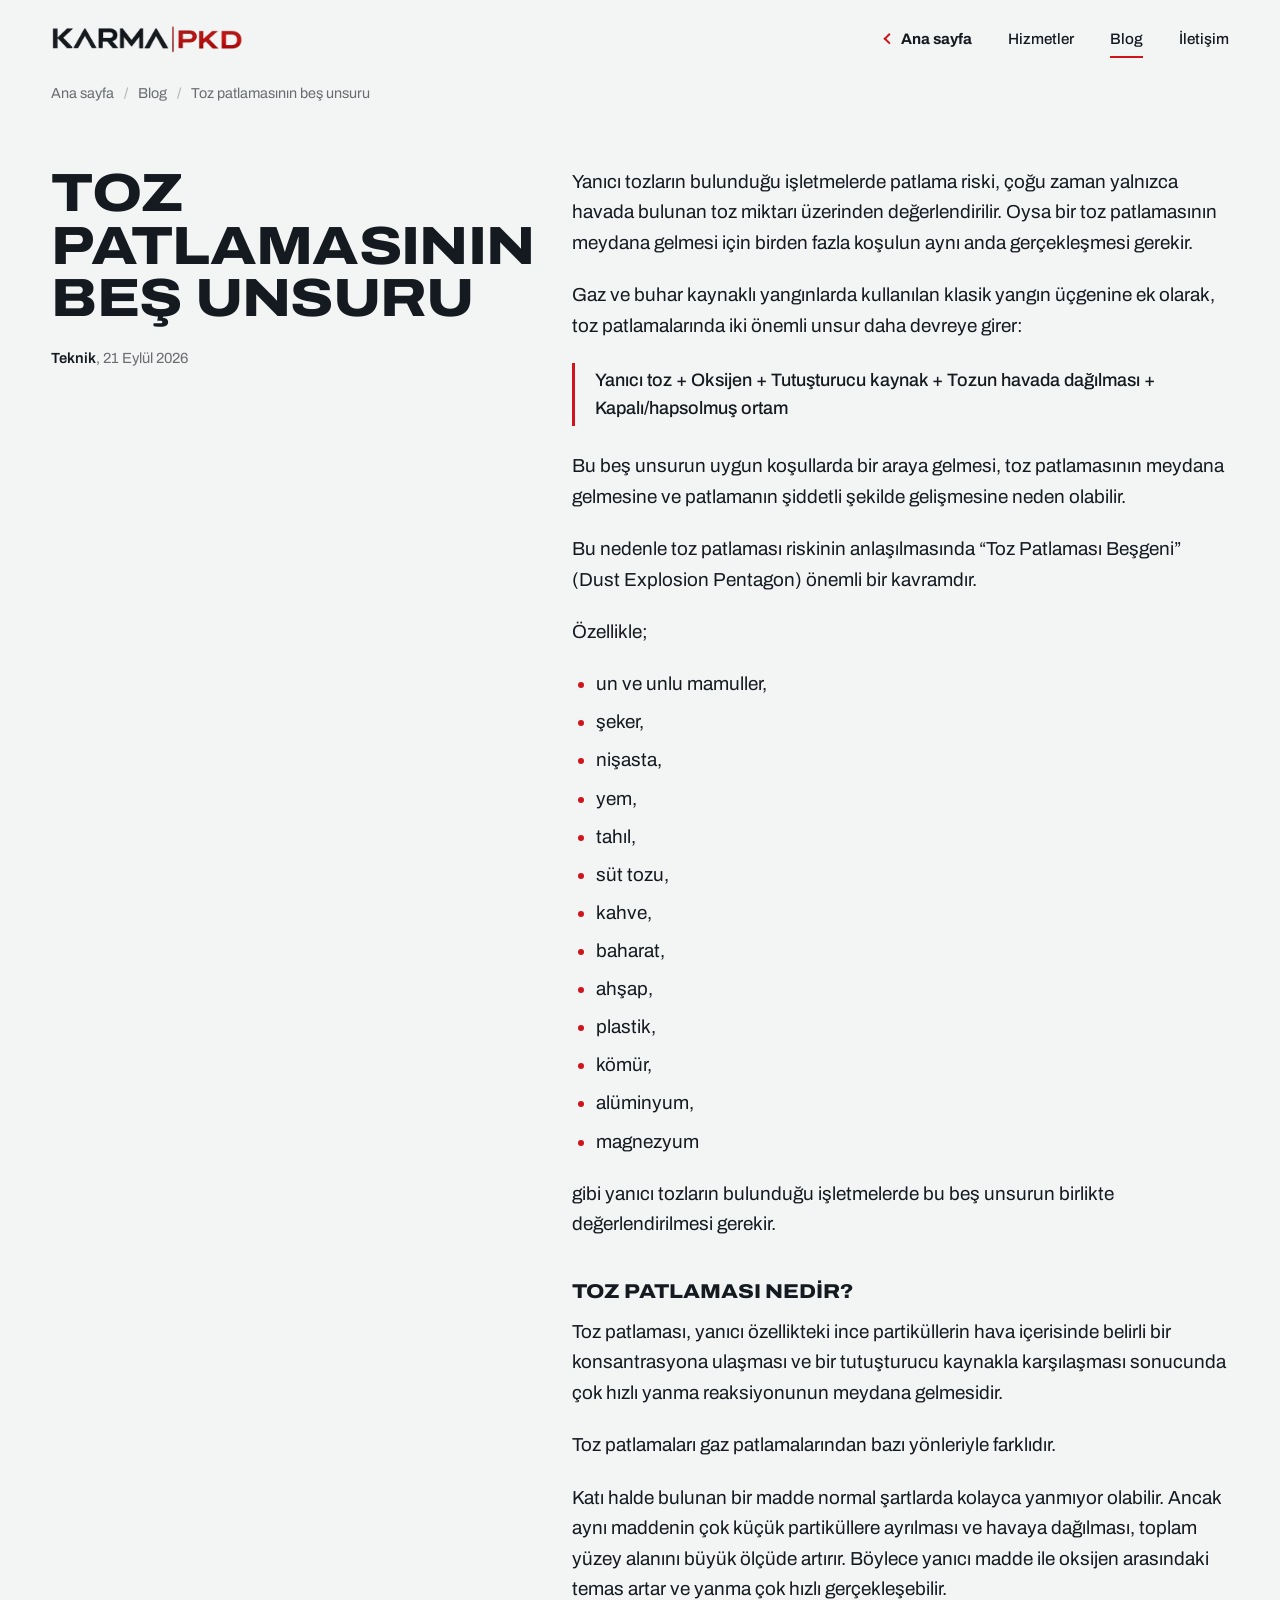
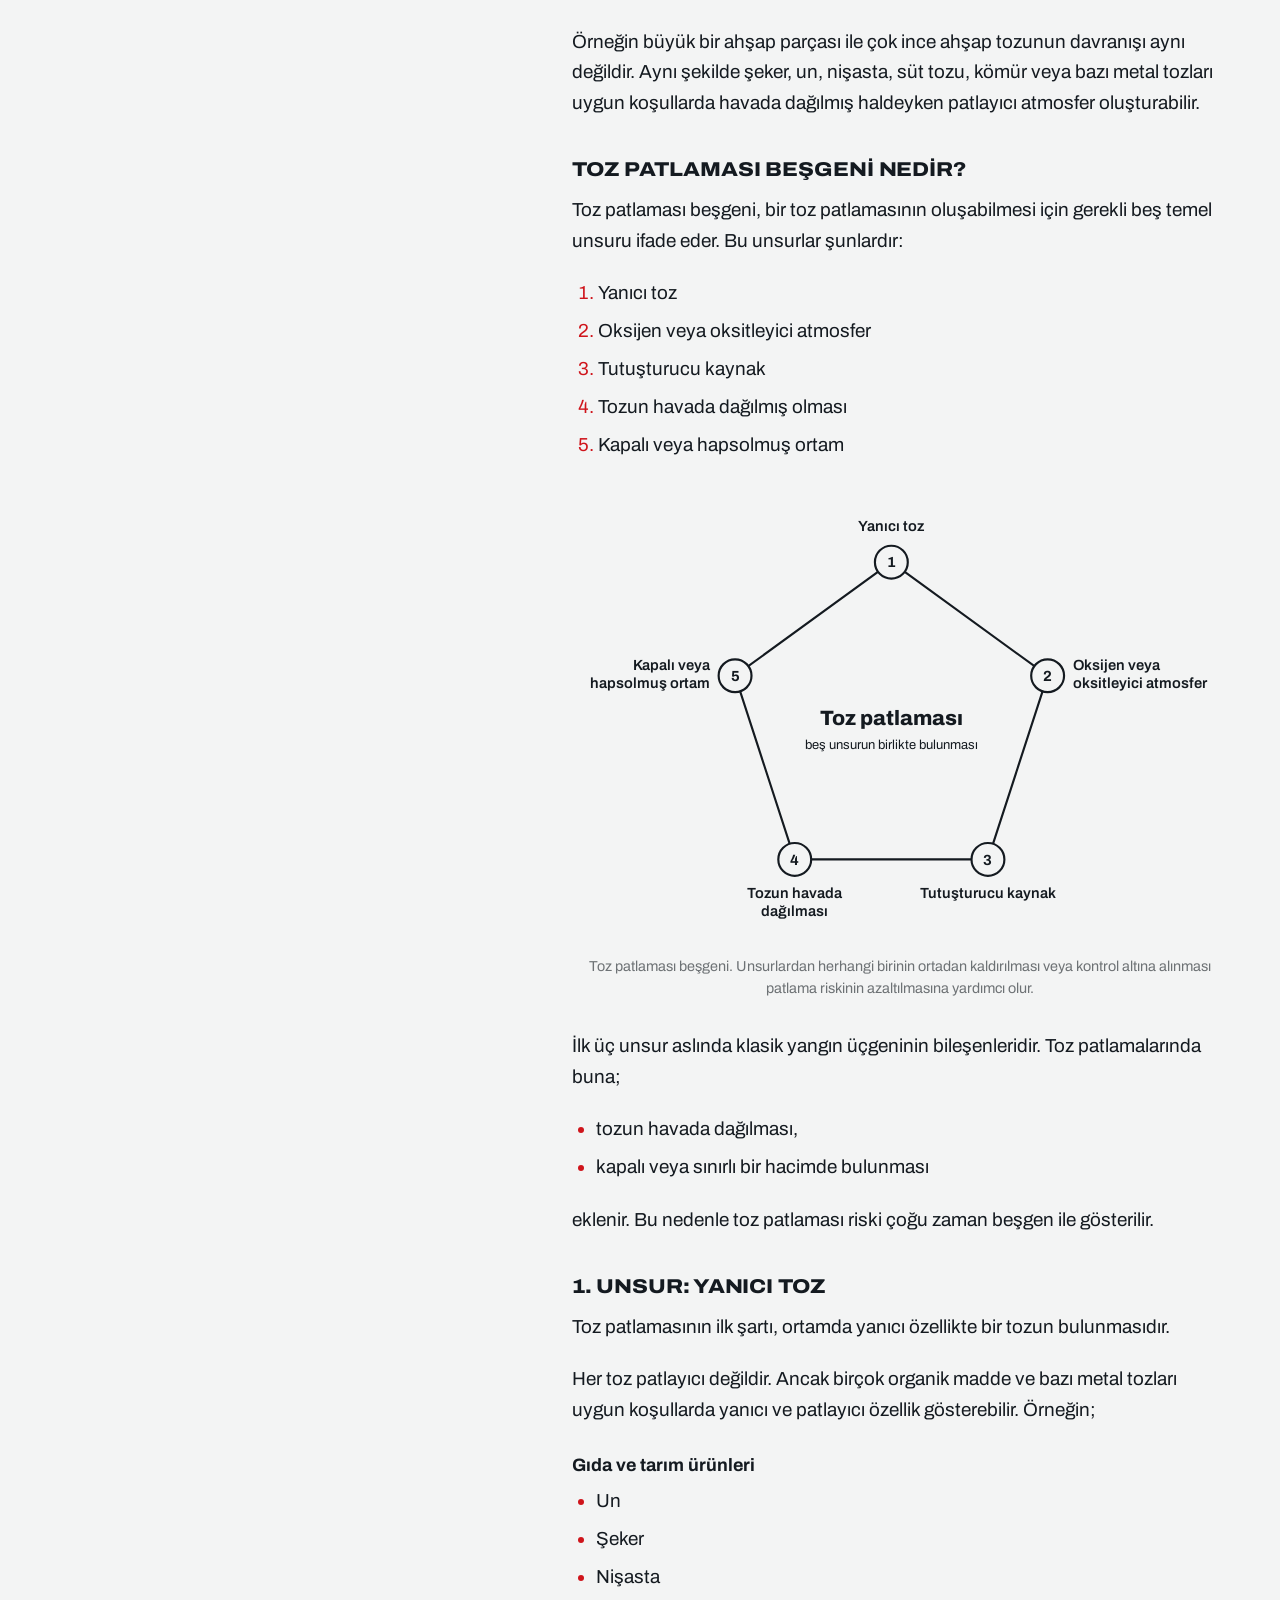
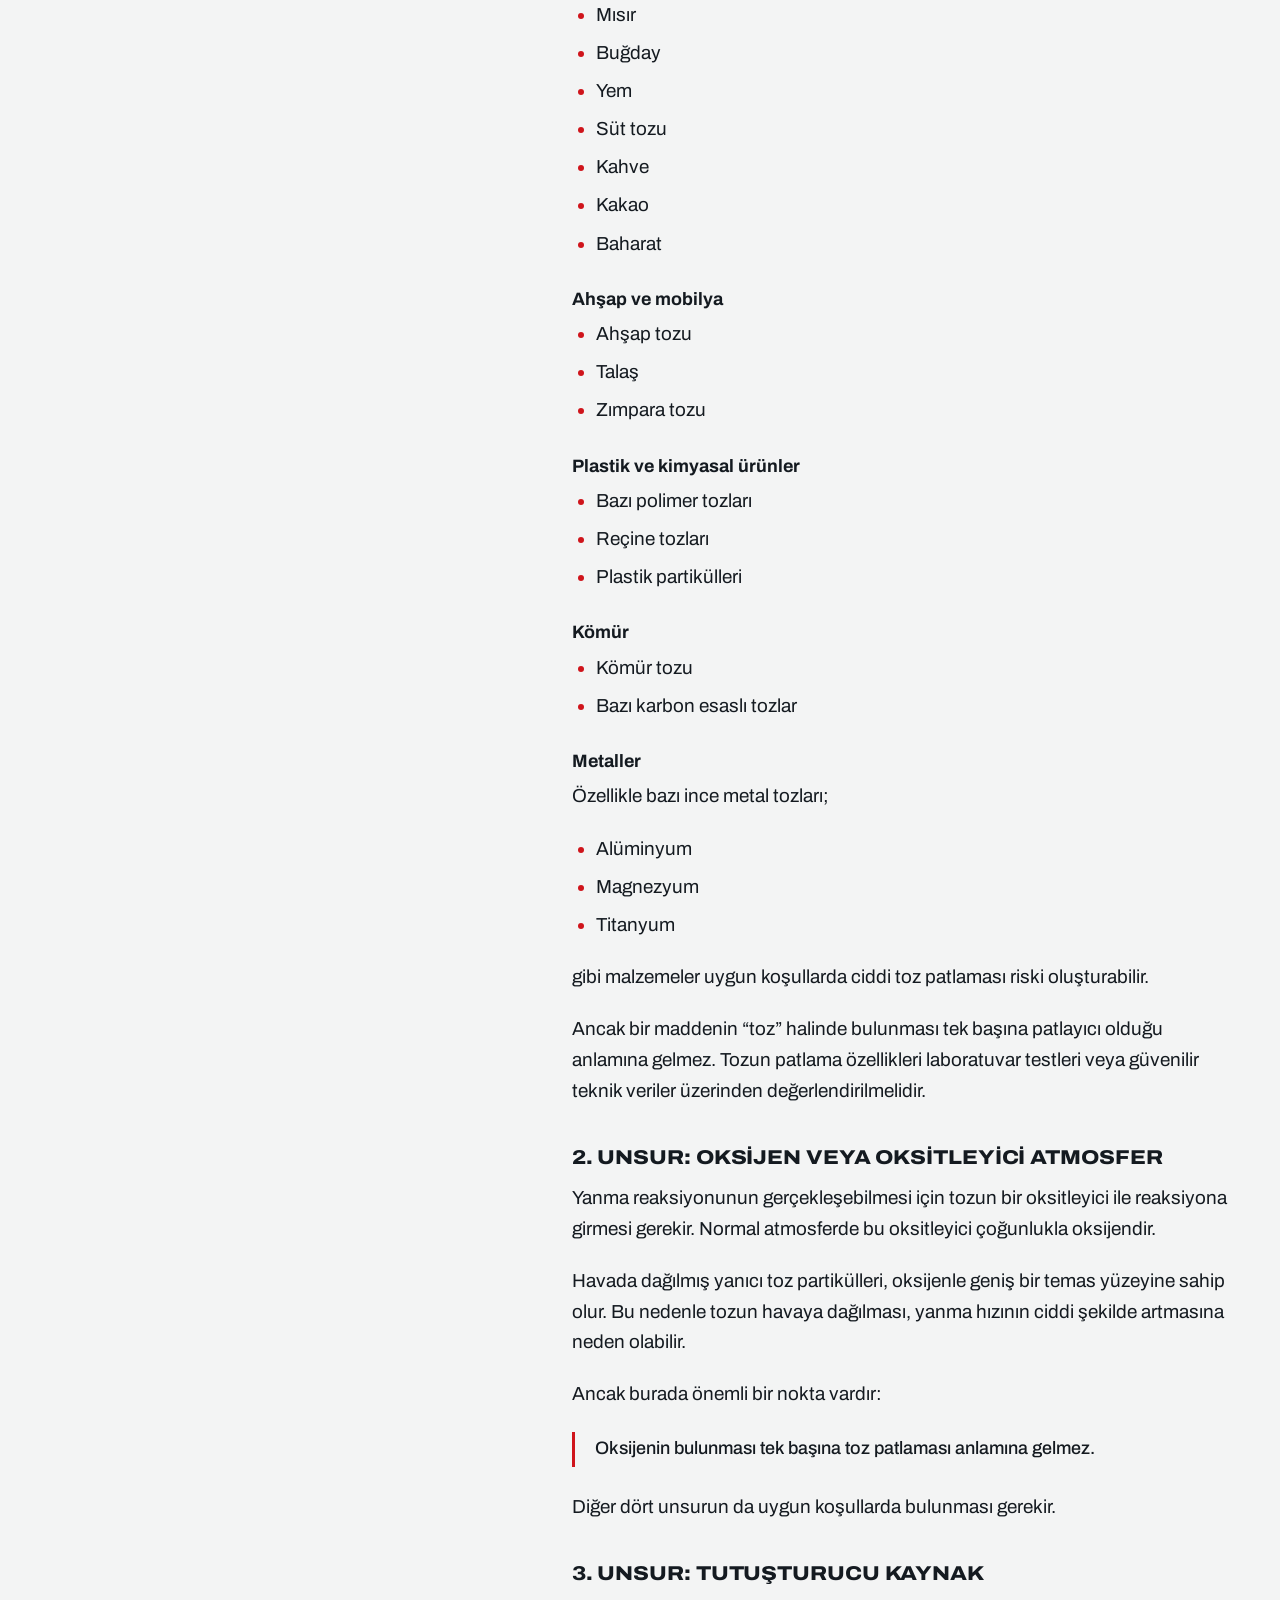
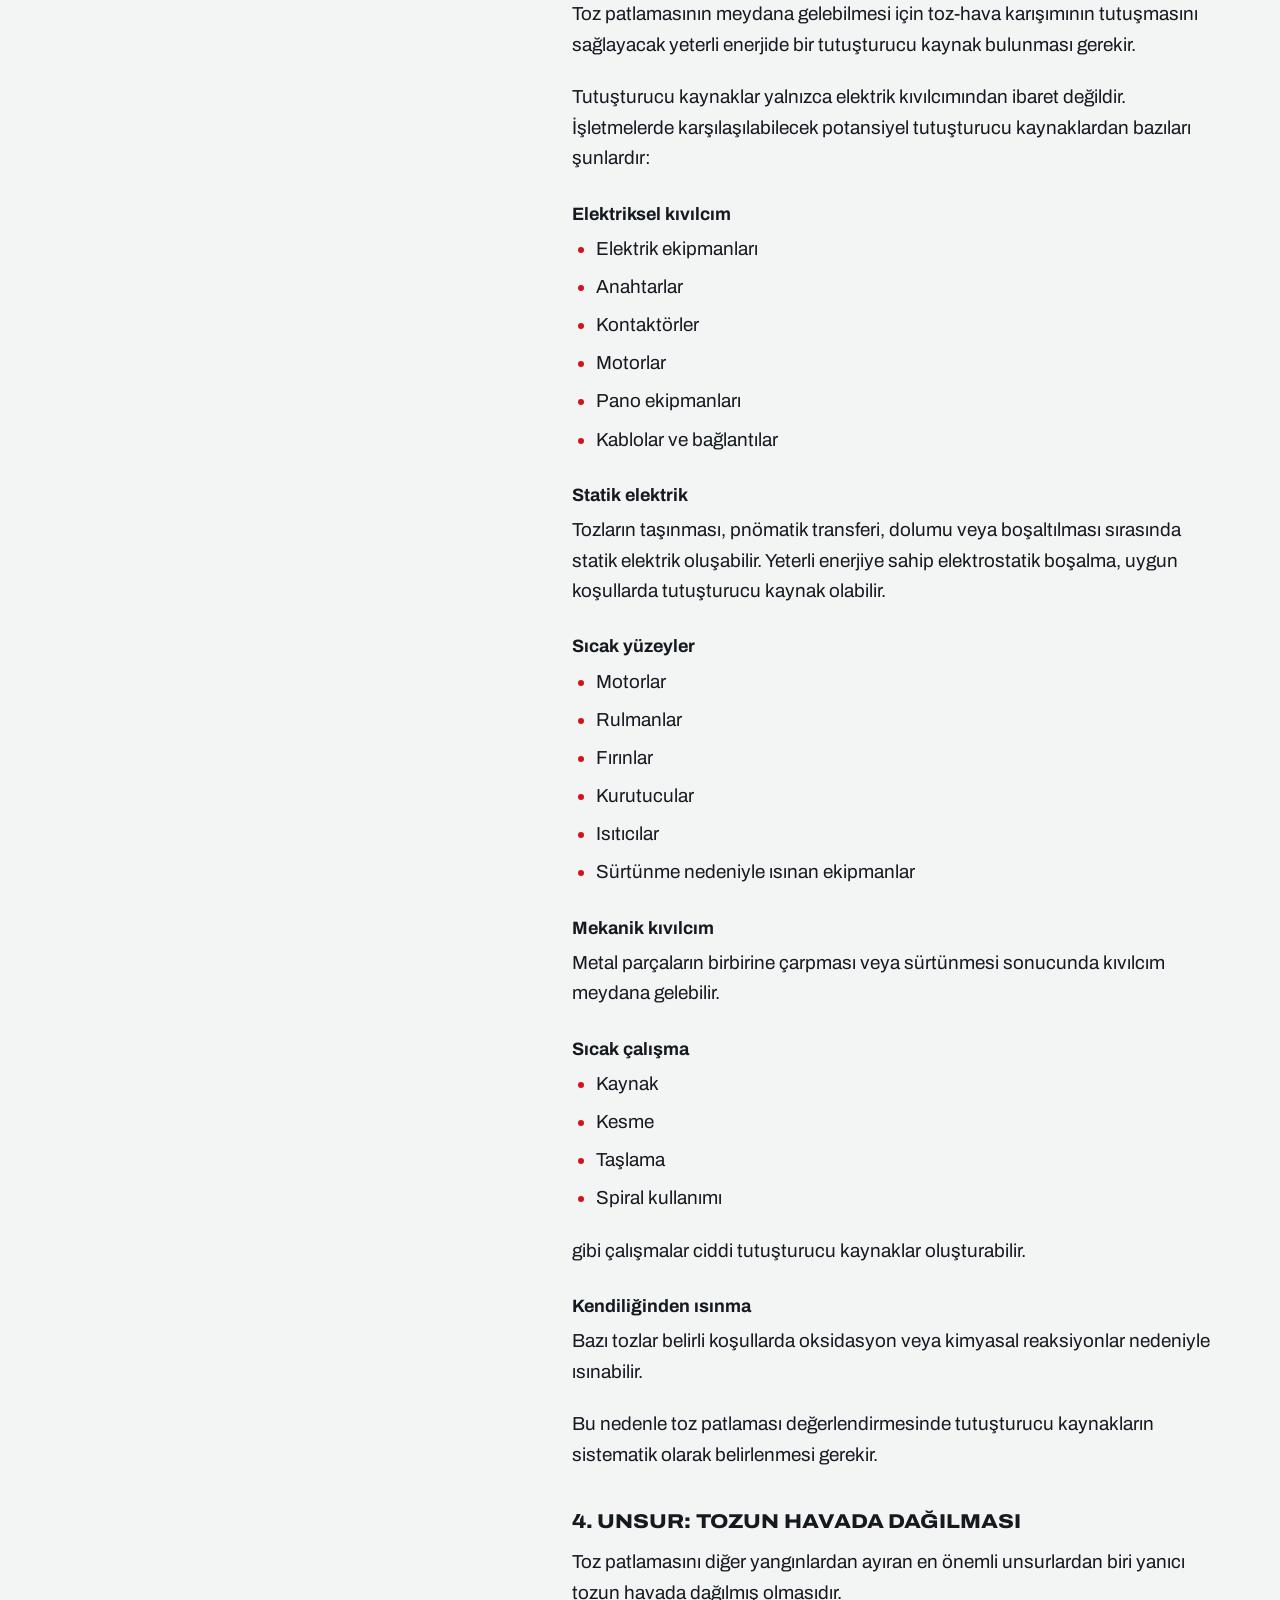
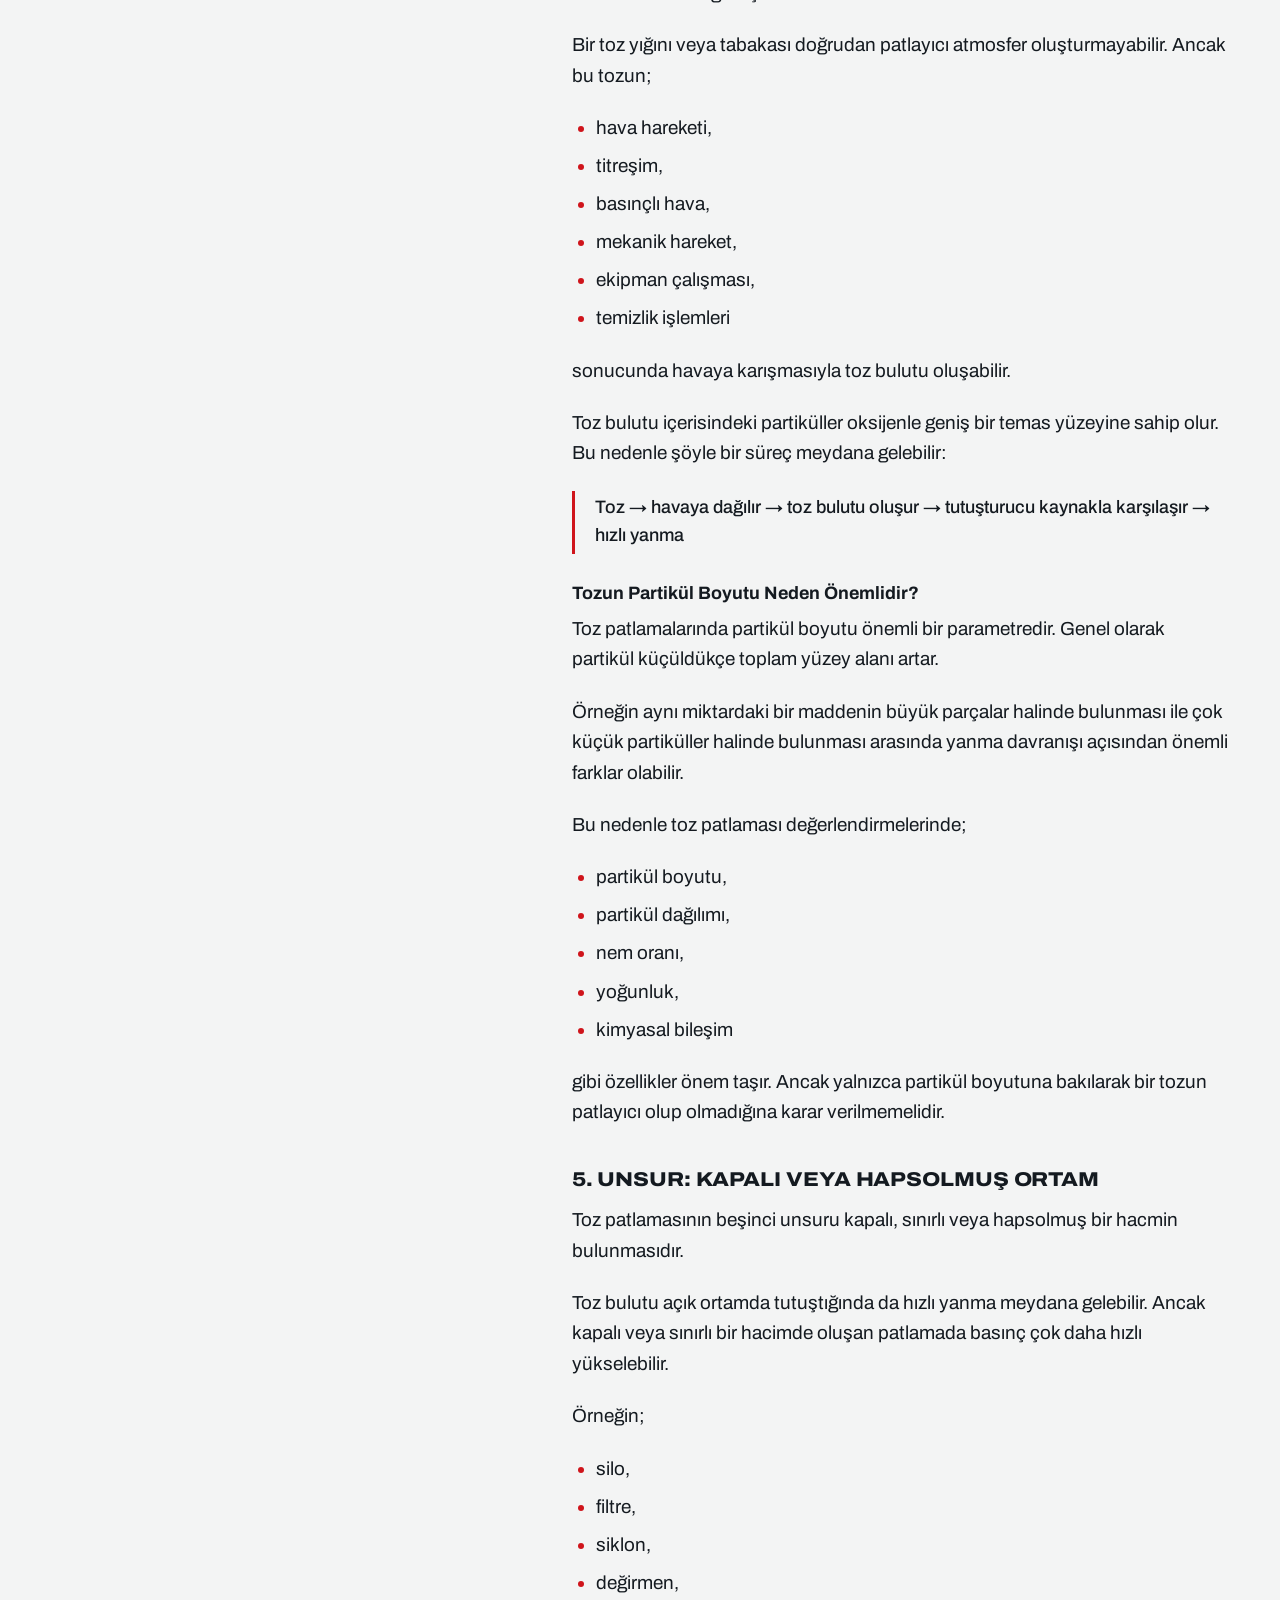
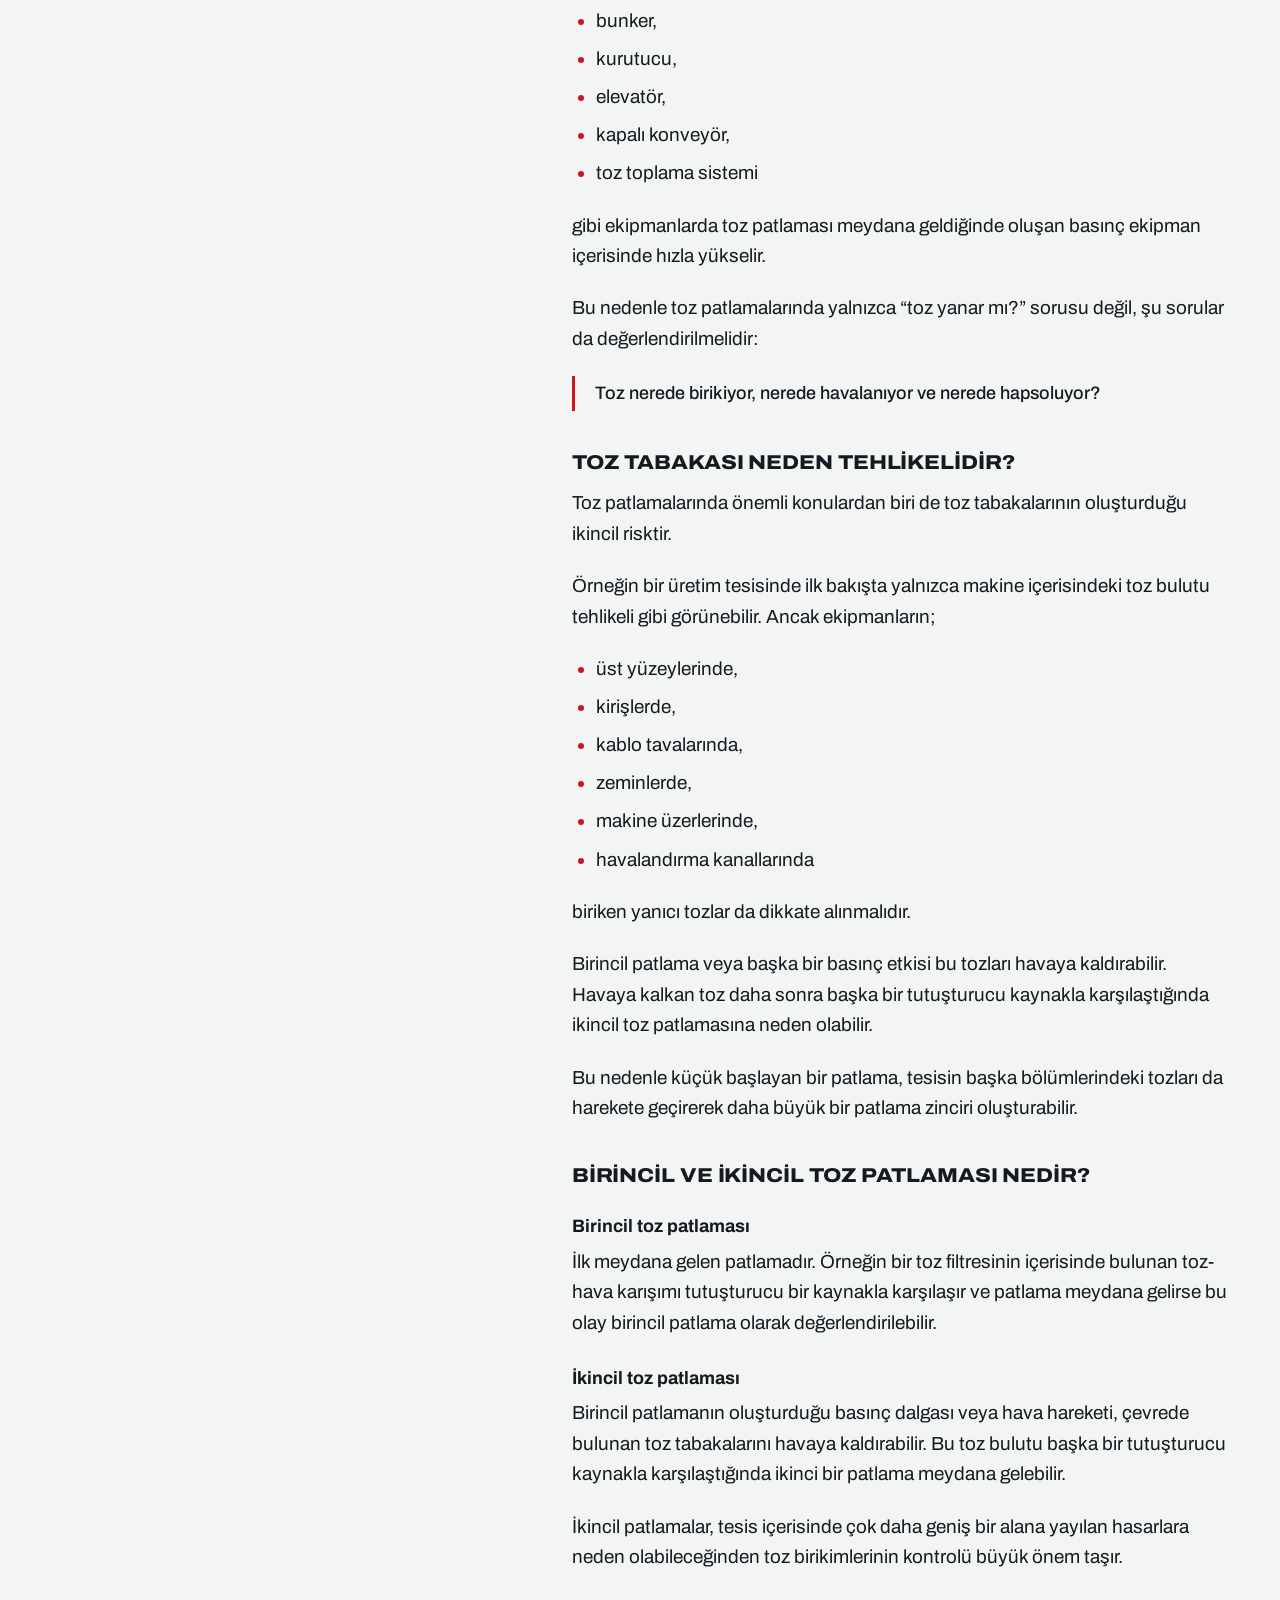
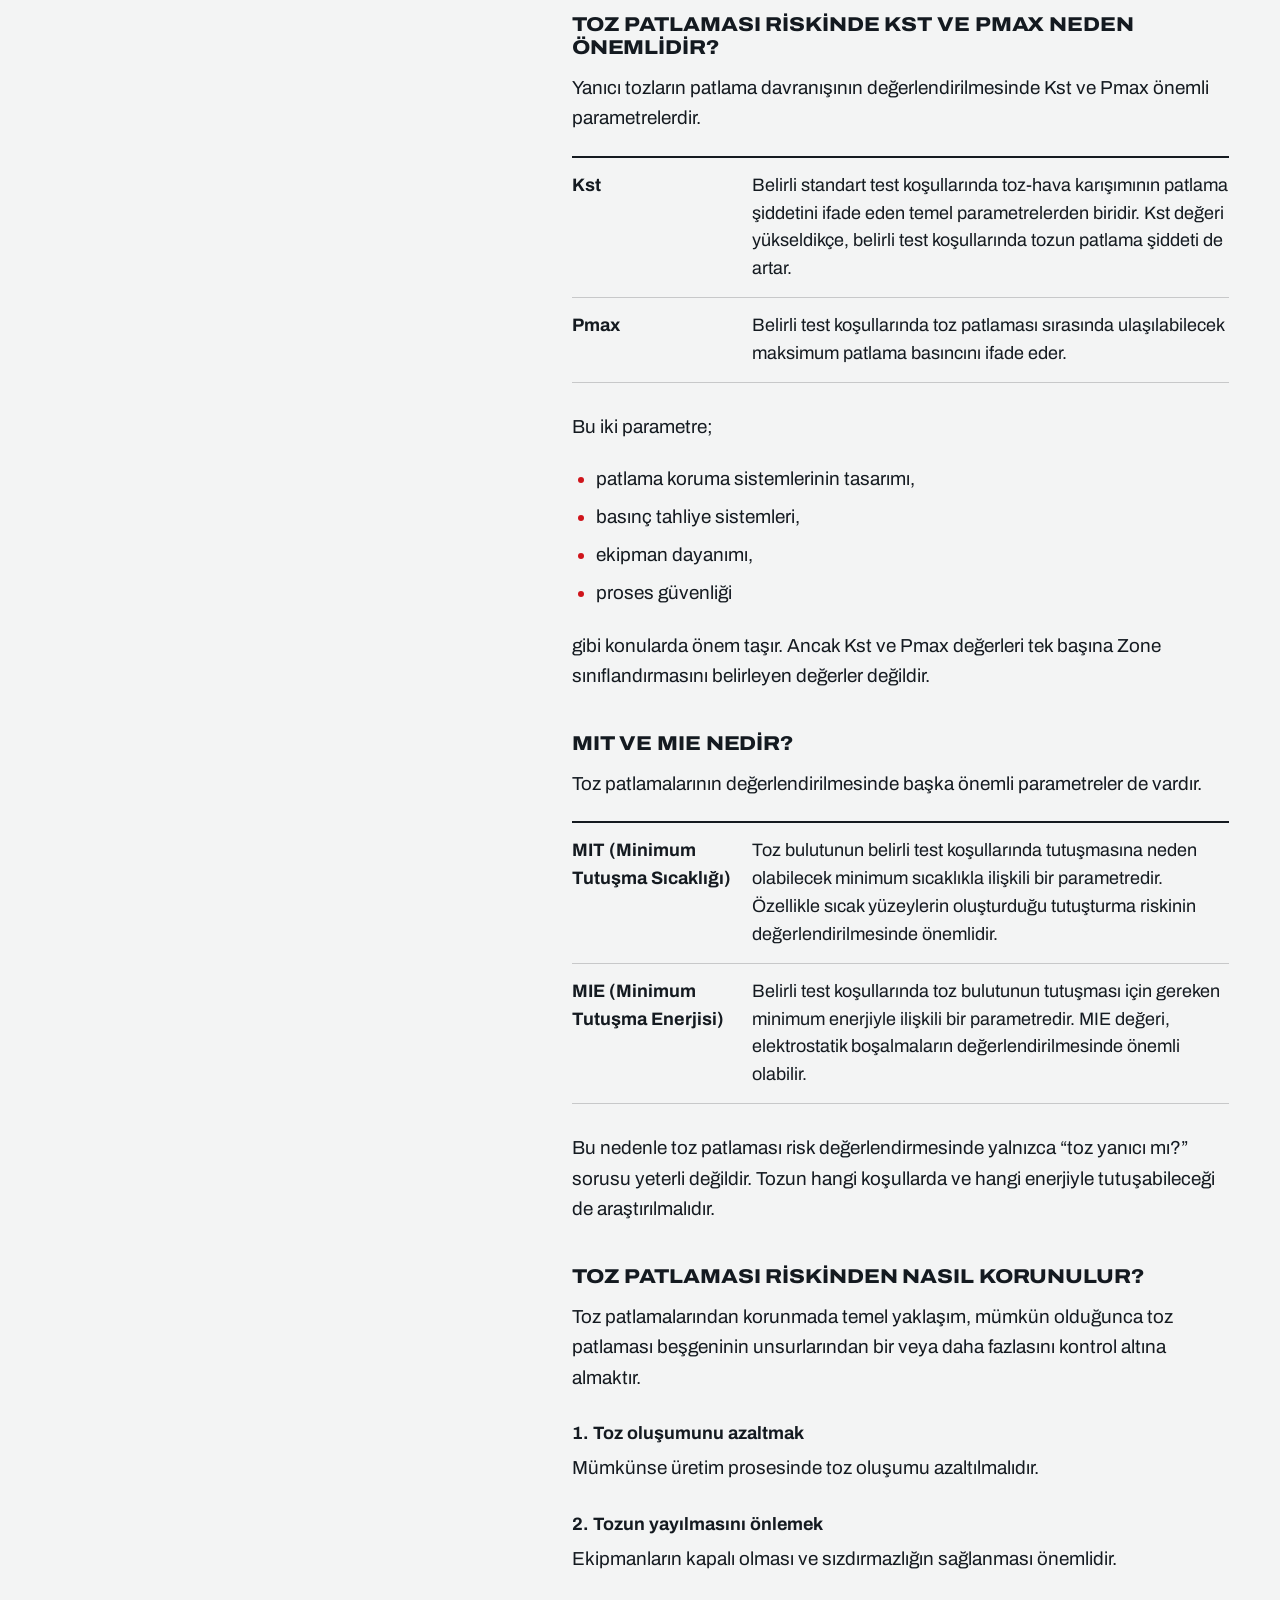
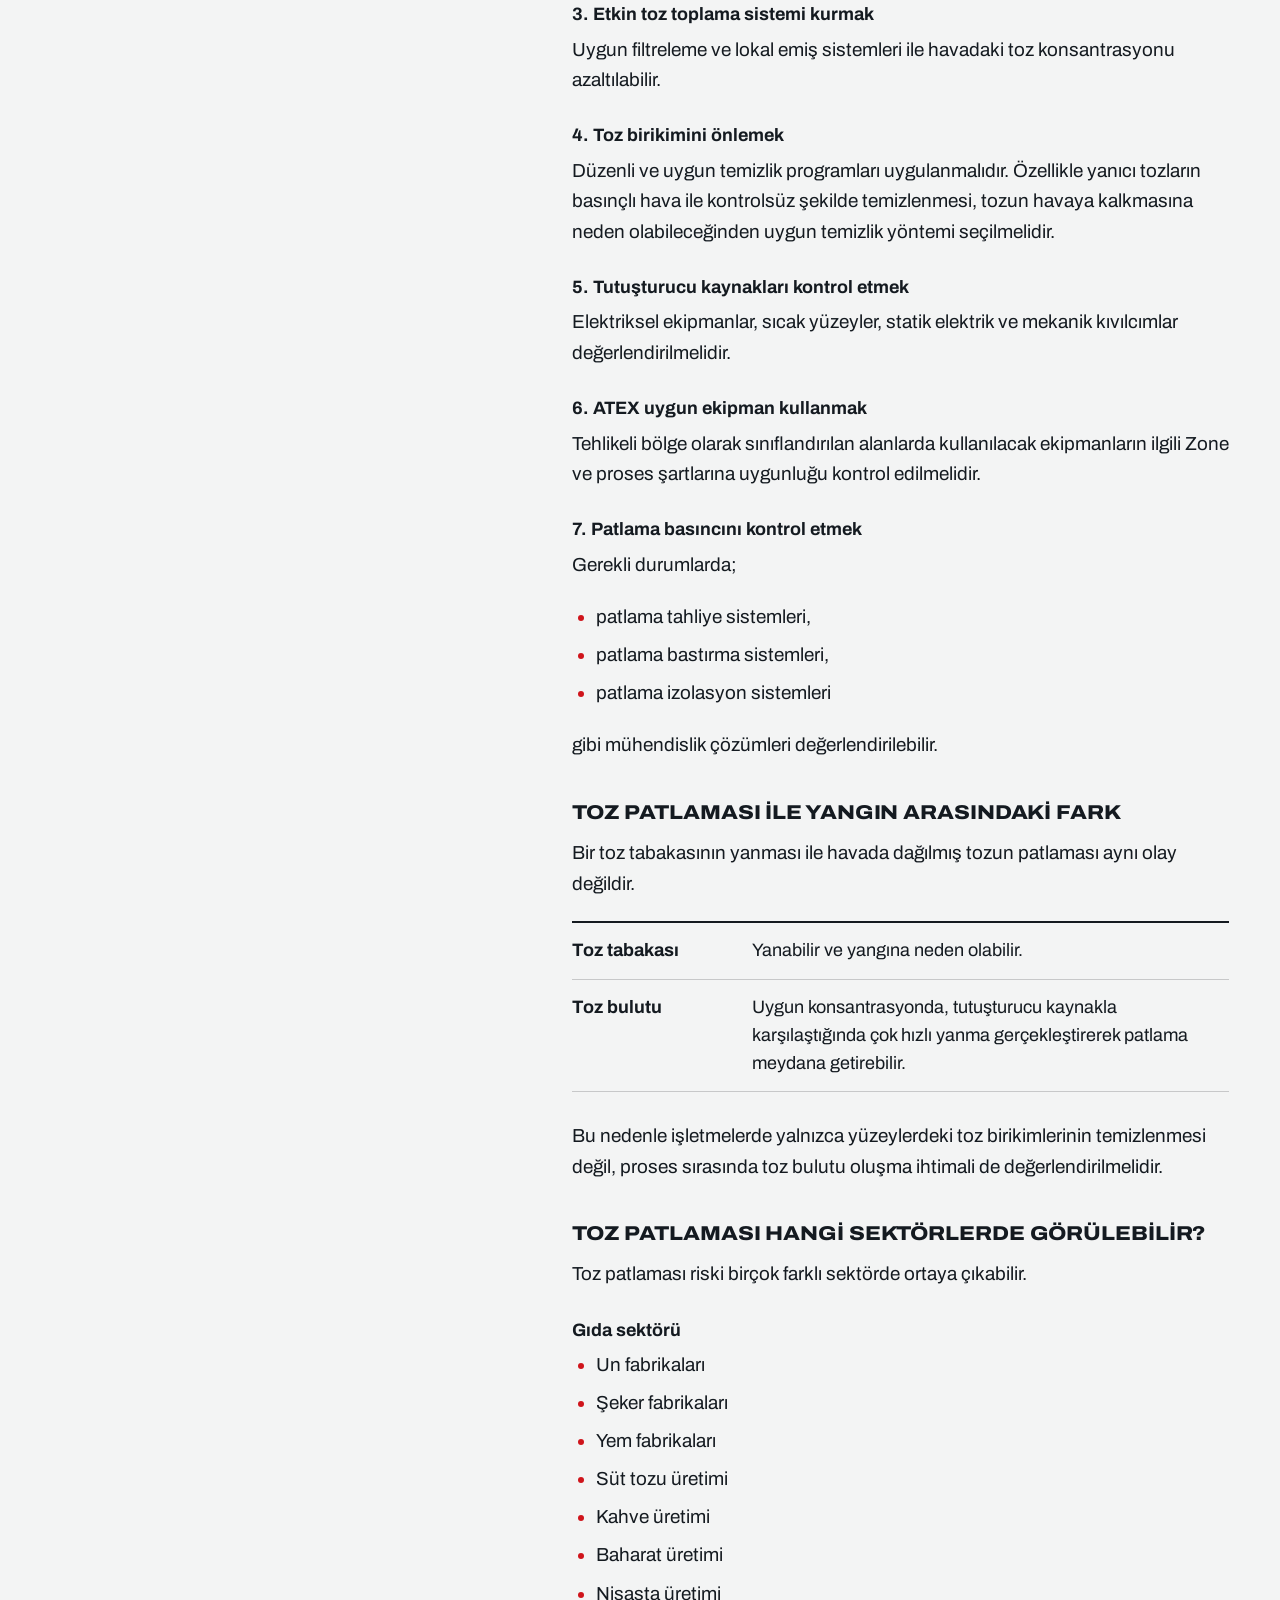
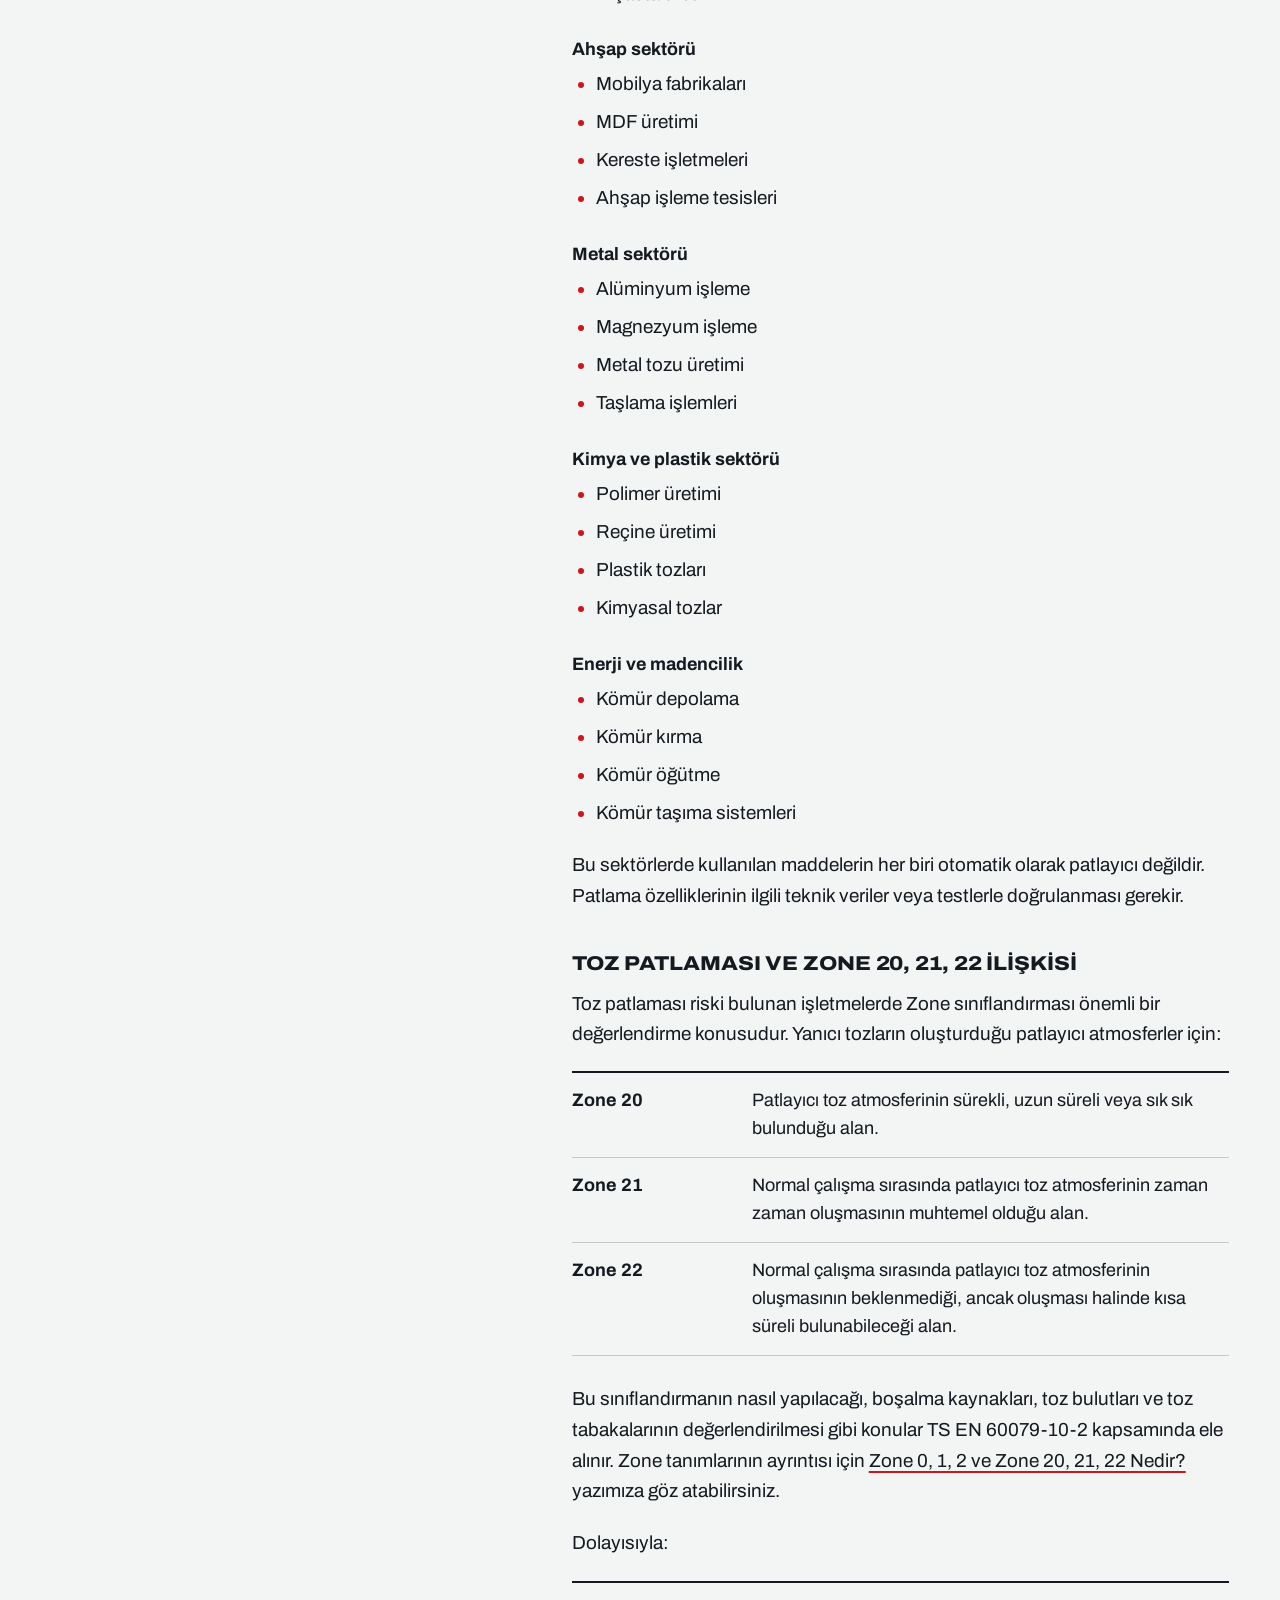
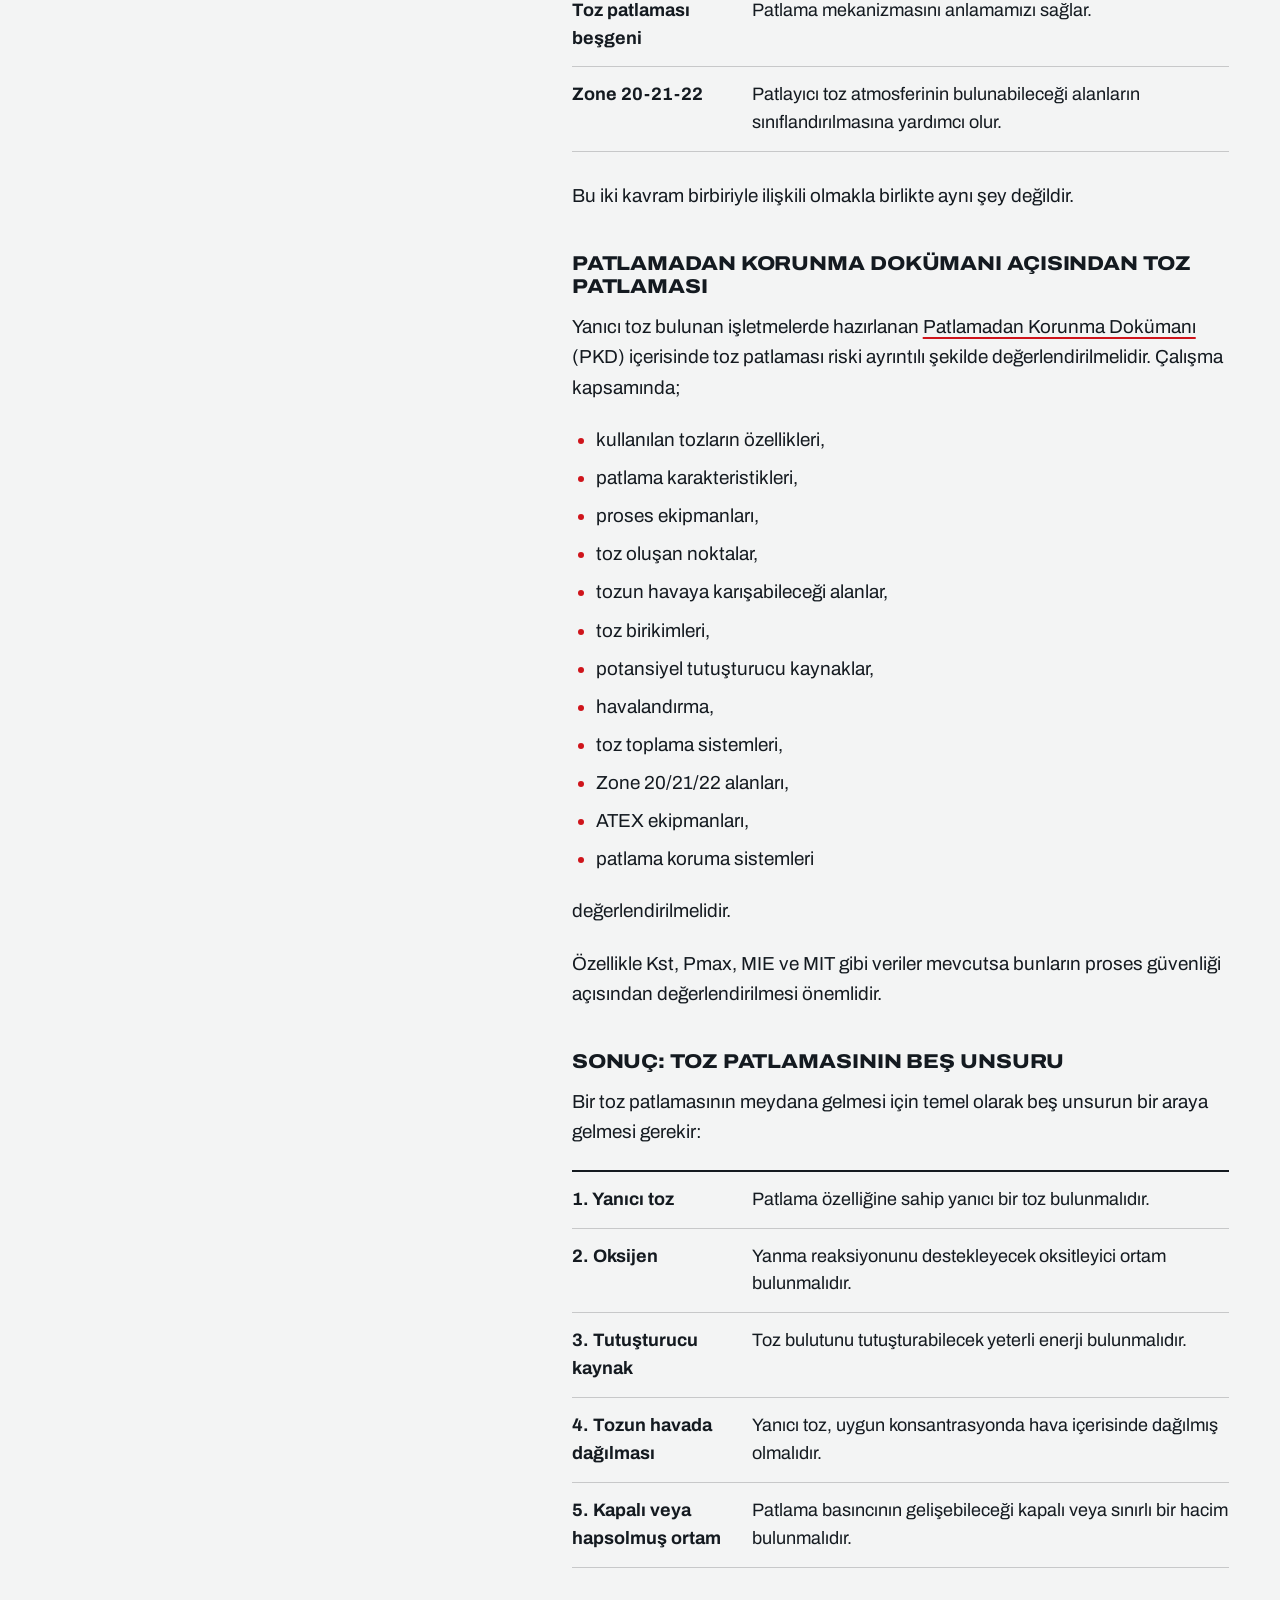
<file: blog/toz-patlamasinin-bes-unsuru.html>
<!DOCTYPE html>
<html lang="tr">
<head>
<meta charset="utf-8">
<meta name="viewport" content="width=device-width, initial-scale=1, viewport-fit=cover">
<meta name="theme-color" content="#f3f4f4">

<title>Toz Patlamasının Beş Unsuru | KARMA PKD</title>
<meta name="description" content="Toz patlamasının beş unsuru nedir? Beşgen modeli, tutuşturucu kaynaklar, Kst, Pmax, MIE, MIT, ikincil patlama, korunma yöntemleri ve Zone 20-21-22 ilişkisi.">
<link rel="canonical" href="https://www.karmapkd.com/blog/toz-patlamasinin-bes-unsuru.html">

<meta property="og:type" content="article">
<meta property="og:locale" content="tr_TR">
<meta property="og:site_name" content="KARMA PKD">
<meta property="og:title" content="Toz Patlamasının Beş Unsuru">
<meta property="og:description" content="Toz patlamasının beş unsuru nedir? Beşgen modeli, tutuşturucu kaynaklar, Kst, Pmax, MIE, MIT, ikincil patlama, korunma yöntemleri ve Zone 20-21-22 ilişkisi.">
<meta property="og:url" content="https://www.karmapkd.com/blog/toz-patlamasinin-bes-unsuru.html">

<script type="application/ld+json">
{
  "@context": "https://schema.org",
  "@graph": [
    {
      "@type": "BlogPosting",
      "headline": "Toz Patlamasının Beş Unsuru",
      "description": "Toz patlamasının beş unsuru nedir? Beşgen modeli, tutuşturucu kaynaklar, Kst, Pmax, MIE, MIT, ikincil patlama, korunma yöntemleri ve Zone 20-21-22 ilişkisi.",
      "inLanguage": "tr",
      "datePublished": "2026-09-21",
      "dateModified": "2026-09-21",
      "author": { "@type": "Organization", "name": "KARMA PKD" },
      "publisher": {
        "@type": "Organization",
        "name": "KARMA PKD",
        "logo": { "@type": "ImageObject", "url": "https://www.karmapkd.com/blog/assets/logo-dark.png" }
      },
      "mainEntityOfPage": "https://www.karmapkd.com/blog/toz-patlamasinin-bes-unsuru.html"
    },
    {
      "@type": "BreadcrumbList",
      "itemListElement": [
        { "@type": "ListItem", "position": 1, "name": "Ana sayfa", "item": "https://www.karmapkd.com/" },
        { "@type": "ListItem", "position": 2, "name": "Blog", "item": "https://www.karmapkd.com/blog/" },
        { "@type": "ListItem", "position": 3, "name": "Toz patlamasının beş unsuru", "item": "https://www.karmapkd.com/blog/toz-patlamasinin-bes-unsuru.html" }
      ]
    }
  ]
}
</script>

<link rel="preconnect" href="https://fonts.googleapis.com">
<link rel="preconnect" href="https://fonts.gstatic.com" crossorigin>
<link href="https://fonts.googleapis.com/css2?family=Archivo:wdth,wght@62..125,100..900&display=swap" rel="stylesheet">
<link rel="stylesheet" href="blog.css">
<style>
  .post-body h2, .post-body h3 { scroll-margin-top: 5.5rem; }
  html { scroll-behavior: smooth; }
  @media (prefers-reduced-motion: reduce) { html { scroll-behavior: auto; } }

  /* Beşgen şeması: metin rengini ve yazı tipini sayfadan alır */
  .post-body figure.pentagon { margin: 2rem 0; }
  .post-body figure.pentagon svg { display: block; width: 100%; max-width: 40rem; height: auto; margin: 0 auto; font-family: inherit; }
  .post-body figure.pentagon figcaption { margin-top: .75rem; text-align: center; }
</style>
</head>
<body>
<a class="skip" href="#icerik">İçeriğe geç</a>

<header class="bhdr">
  <a class="logo" href="../index.html" aria-label="KARMA PKD, ana sayfa"><span class="lg lg-dark" aria-hidden="true"></span></a>
  <nav class="bnav" aria-label="Ana menü">
    <a class="home" href="../index.html">Ana sayfa</a>
    <a href="../index.html#hizmetler">Hizmetler</a>
    <a href="index.html" aria-current="page">Blog</a>
    <a href="../index.html#iletisim">İletişim</a>
  </nav>
</header>

<nav class="crumbs" aria-label="Sayfa konumu">
  <ol>
    <li><a href="../index.html">Ana sayfa</a></li>
    <li><a href="index.html">Blog</a></li>
    <li aria-current="page">Toz patlamasının beş unsuru</li>
  </ol>
</nav>

<main id="icerik">
  <article class="post-wrap">
    <header class="post-head">
      <h1 class="disp">Toz Patlamasının Beş Unsuru</h1>
      <p class="meta"><a href="index.html">Teknik</a>, <time datetime="2026-09-21">21 Eylül 2026</time></p>
    </header>

    <div class="post-body">
      <p>Yanıcı tozların bulunduğu işletmelerde patlama riski, çoğu zaman yalnızca havada bulunan toz miktarı üzerinden değerlendirilir. Oysa bir toz patlamasının meydana gelmesi için birden fazla koşulun aynı anda gerçekleşmesi gerekir.</p>
      <p>Gaz ve buhar kaynaklı yangınlarda kullanılan klasik yangın üçgenine ek olarak, toz patlamalarında iki önemli unsur daha devreye girer:</p>
      <blockquote>Yanıcı toz + Oksijen + Tutuşturucu kaynak + Tozun havada dağılması + Kapalı/hapsolmuş ortam</blockquote>
      <p>Bu beş unsurun uygun koşullarda bir araya gelmesi, toz patlamasının meydana gelmesine ve patlamanın şiddetli şekilde gelişmesine neden olabilir.</p>
      <p>Bu nedenle toz patlaması riskinin anlaşılmasında “Toz Patlaması Beşgeni” (Dust Explosion Pentagon) önemli bir kavramdır.</p>
      <p>Özellikle;</p>
      <ul>
        <li>un ve unlu mamuller,</li>
        <li>şeker,</li>
        <li>nişasta,</li>
        <li>yem,</li>
        <li>tahıl,</li>
        <li>süt tozu,</li>
        <li>kahve,</li>
        <li>baharat,</li>
        <li>ahşap,</li>
        <li>plastik,</li>
        <li>kömür,</li>
        <li>alüminyum,</li>
        <li>magnezyum</li>
      </ul>
      <p>gibi yanıcı tozların bulunduğu işletmelerde bu beş unsurun birlikte değerlendirilmesi gerekir.</p>

      <h2 id="toz-patlamasi-nedir">Toz Patlaması Nedir?</h2>
      <p>Toz patlaması, yanıcı özellikteki ince partiküllerin hava içerisinde belirli bir konsantrasyona ulaşması ve bir tutuşturucu kaynakla karşılaşması sonucunda çok hızlı yanma reaksiyonunun meydana gelmesidir.</p>
      <p>Toz patlamaları gaz patlamalarından bazı yönleriyle farklıdır.</p>
      <p>Katı halde bulunan bir madde normal şartlarda kolayca yanmıyor olabilir. Ancak aynı maddenin çok küçük partiküllere ayrılması ve havaya dağılması, toplam yüzey alanını büyük ölçüde artırır. Böylece yanıcı madde ile oksijen arasındaki temas artar ve yanma çok hızlı gerçekleşebilir.</p>
      <p>Örneğin büyük bir ahşap parçası ile çok ince ahşap tozunun davranışı aynı değildir. Aynı şekilde şeker, un, nişasta, süt tozu, kömür veya bazı metal tozları uygun koşullarda havada dağılmış haldeyken patlayıcı atmosfer oluşturabilir.</p>

      <h2 id="besgen">Toz Patlaması Beşgeni Nedir?</h2>
      <p>Toz patlaması beşgeni, bir toz patlamasının oluşabilmesi için gerekli beş temel unsuru ifade eder. Bu unsurlar şunlardır:</p>
      <ol>
        <li>Yanıcı toz</li>
        <li>Oksijen veya oksitleyici atmosfer</li>
        <li>Tutuşturucu kaynak</li>
        <li>Tozun havada dağılmış olması</li>
        <li>Kapalı veya hapsolmuş ortam</li>
      </ol>

      <figure class="pentagon">
        <svg viewBox="0 0 740 520" role="img" aria-labelledby="pentagon-baslik pentagon-aciklama">
          <title id="pentagon-baslik">Toz patlaması beşgeni</title>
          <desc id="pentagon-aciklama">Beş unsur: yanıcı toz, oksijen veya oksitleyici atmosfer, tutuşturucu kaynak, tozun havada dağılması, kapalı veya hapsolmuş ortam. Beşi birlikte bulunduğunda toz patlaması oluşabilir.</desc>
          <polygon points="360,80 540.7,211.3 471.7,423.7 248.3,423.7 179.3,211.3" fill="none" stroke="currentColor" stroke-width="2.5" stroke-linejoin="round"/>
          <g fill="#f3f4f4" stroke="currentColor" stroke-width="2.5">
            <circle cx="360" cy="80" r="19"/>
            <circle cx="540.7" cy="211.3" r="19"/>
            <circle cx="471.7" cy="423.7" r="19"/>
            <circle cx="248.3" cy="423.7" r="19"/>
            <circle cx="179.3" cy="211.3" r="19"/>
          </g>
          <g fill="currentColor" font-size="17" font-weight="700" text-anchor="middle">
            <text x="360" y="86">1</text>
            <text x="540.7" y="217.3">2</text>
            <text x="471.7" y="429.7">3</text>
            <text x="248.3" y="429.7">4</text>
            <text x="179.3" y="217.3">5</text>
          </g>
          <g fill="currentColor" font-size="17" font-weight="600">
            <text x="360" y="44" text-anchor="middle">Yanıcı toz</text>
            <text x="570" y="205" text-anchor="start">Oksijen veya</text>
            <text x="570" y="226" text-anchor="start">oksitleyici atmosfer</text>
            <text x="471.7" y="468" text-anchor="middle">Tutuşturucu kaynak</text>
            <text x="248.3" y="468" text-anchor="middle">Tozun havada</text>
            <text x="248.3" y="489" text-anchor="middle">dağılması</text>
            <text x="150" y="205" text-anchor="end">Kapalı veya</text>
            <text x="150" y="226" text-anchor="end">hapsolmuş ortam</text>
          </g>
          <text x="360" y="268" text-anchor="middle" fill="currentColor" font-size="24" font-weight="800">Toz patlaması</text>
          <text x="360" y="296" text-anchor="middle" fill="currentColor" font-size="15">beş unsurun birlikte bulunması</text>
        </svg>
        <figcaption>Toz patlaması beşgeni. Unsurlardan herhangi birinin ortadan kaldırılması veya kontrol altına alınması patlama riskinin azaltılmasına yardımcı olur.</figcaption>
      </figure>

      <p>İlk üç unsur aslında klasik yangın üçgeninin bileşenleridir. Toz patlamalarında buna;</p>
      <ul>
        <li>tozun havada dağılması,</li>
        <li>kapalı veya sınırlı bir hacimde bulunması</li>
      </ul>
      <p>eklenir. Bu nedenle toz patlaması riski çoğu zaman beşgen ile gösterilir.</p>

      <h2 id="unsur-1">1. Unsur: Yanıcı Toz</h2>
      <p>Toz patlamasının ilk şartı, ortamda yanıcı özellikte bir tozun bulunmasıdır.</p>
      <p>Her toz patlayıcı değildir. Ancak birçok organik madde ve bazı metal tozları uygun koşullarda yanıcı ve patlayıcı özellik gösterebilir. Örneğin;</p>

      <h3>Gıda ve tarım ürünleri</h3>
      <ul>
        <li>Un</li>
        <li>Şeker</li>
        <li>Nişasta</li>
        <li>Mısır</li>
        <li>Buğday</li>
        <li>Yem</li>
        <li>Süt tozu</li>
        <li>Kahve</li>
        <li>Kakao</li>
        <li>Baharat</li>
      </ul>

      <h3>Ahşap ve mobilya</h3>
      <ul>
        <li>Ahşap tozu</li>
        <li>Talaş</li>
        <li>Zımpara tozu</li>
      </ul>

      <h3>Plastik ve kimyasal ürünler</h3>
      <ul>
        <li>Bazı polimer tozları</li>
        <li>Reçine tozları</li>
        <li>Plastik partikülleri</li>
      </ul>

      <h3>Kömür</h3>
      <ul>
        <li>Kömür tozu</li>
        <li>Bazı karbon esaslı tozlar</li>
      </ul>

      <h3>Metaller</h3>
      <p>Özellikle bazı ince metal tozları;</p>
      <ul>
        <li>Alüminyum</li>
        <li>Magnezyum</li>
        <li>Titanyum</li>
      </ul>
      <p>gibi malzemeler uygun koşullarda ciddi toz patlaması riski oluşturabilir.</p>

      <p>Ancak bir maddenin “toz” halinde bulunması tek başına patlayıcı olduğu anlamına gelmez. Tozun patlama özellikleri laboratuvar testleri veya güvenilir teknik veriler üzerinden değerlendirilmelidir.</p>

      <h2 id="unsur-2">2. Unsur: Oksijen veya Oksitleyici Atmosfer</h2>
      <p>Yanma reaksiyonunun gerçekleşebilmesi için tozun bir oksitleyici ile reaksiyona girmesi gerekir. Normal atmosferde bu oksitleyici çoğunlukla oksijendir.</p>
      <p>Havada dağılmış yanıcı toz partikülleri, oksijenle geniş bir temas yüzeyine sahip olur. Bu nedenle tozun havaya dağılması, yanma hızının ciddi şekilde artmasına neden olabilir.</p>
      <p>Ancak burada önemli bir nokta vardır:</p>
      <blockquote>Oksijenin bulunması tek başına toz patlaması anlamına gelmez.</blockquote>
      <p>Diğer dört unsurun da uygun koşullarda bulunması gerekir.</p>

      <h2 id="unsur-3">3. Unsur: Tutuşturucu Kaynak</h2>
      <p>Toz patlamasının meydana gelebilmesi için toz-hava karışımının tutuşmasını sağlayacak yeterli enerjide bir tutuşturucu kaynak bulunması gerekir.</p>
      <p>Tutuşturucu kaynaklar yalnızca elektrik kıvılcımından ibaret değildir. İşletmelerde karşılaşılabilecek potansiyel tutuşturucu kaynaklardan bazıları şunlardır:</p>

      <h3>Elektriksel kıvılcım</h3>
      <ul>
        <li>Elektrik ekipmanları</li>
        <li>Anahtarlar</li>
        <li>Kontaktörler</li>
        <li>Motorlar</li>
        <li>Pano ekipmanları</li>
        <li>Kablolar ve bağlantılar</li>
      </ul>

      <h3>Statik elektrik</h3>
      <p>Tozların taşınması, pnömatik transferi, dolumu veya boşaltılması sırasında statik elektrik oluşabilir. Yeterli enerjiye sahip elektrostatik boşalma, uygun koşullarda tutuşturucu kaynak olabilir.</p>

      <h3>Sıcak yüzeyler</h3>
      <ul>
        <li>Motorlar</li>
        <li>Rulmanlar</li>
        <li>Fırınlar</li>
        <li>Kurutucular</li>
        <li>Isıtıcılar</li>
        <li>Sürtünme nedeniyle ısınan ekipmanlar</li>
      </ul>

      <h3>Mekanik kıvılcım</h3>
      <p>Metal parçaların birbirine çarpması veya sürtünmesi sonucunda kıvılcım meydana gelebilir.</p>

      <h3>Sıcak çalışma</h3>
      <ul>
        <li>Kaynak</li>
        <li>Kesme</li>
        <li>Taşlama</li>
        <li>Spiral kullanımı</li>
      </ul>
      <p>gibi çalışmalar ciddi tutuşturucu kaynaklar oluşturabilir.</p>

      <h3>Kendiliğinden ısınma</h3>
      <p>Bazı tozlar belirli koşullarda oksidasyon veya kimyasal reaksiyonlar nedeniyle ısınabilir.</p>

      <p>Bu nedenle toz patlaması değerlendirmesinde tutuşturucu kaynakların sistematik olarak belirlenmesi gerekir.</p>

      <h2 id="unsur-4">4. Unsur: Tozun Havada Dağılması</h2>
      <p>Toz patlamasını diğer yangınlardan ayıran en önemli unsurlardan biri yanıcı tozun havada dağılmış olmasıdır.</p>
      <p>Bir toz yığını veya tabakası doğrudan patlayıcı atmosfer oluşturmayabilir. Ancak bu tozun;</p>
      <ul>
        <li>hava hareketi,</li>
        <li>titreşim,</li>
        <li>basınçlı hava,</li>
        <li>mekanik hareket,</li>
        <li>ekipman çalışması,</li>
        <li>temizlik işlemleri</li>
      </ul>
      <p>sonucunda havaya karışmasıyla toz bulutu oluşabilir.</p>
      <p>Toz bulutu içerisindeki partiküller oksijenle geniş bir temas yüzeyine sahip olur. Bu nedenle şöyle bir süreç meydana gelebilir:</p>
      <blockquote>Toz → havaya dağılır → toz bulutu oluşur → tutuşturucu kaynakla karşılaşır → hızlı yanma</blockquote>

      <h3 id="partikul-boyutu">Tozun Partikül Boyutu Neden Önemlidir?</h3>
      <p>Toz patlamalarında partikül boyutu önemli bir parametredir. Genel olarak partikül küçüldükçe toplam yüzey alanı artar.</p>
      <p>Örneğin aynı miktardaki bir maddenin büyük parçalar halinde bulunması ile çok küçük partiküller halinde bulunması arasında yanma davranışı açısından önemli farklar olabilir.</p>
      <p>Bu nedenle toz patlaması değerlendirmelerinde;</p>
      <ul>
        <li>partikül boyutu,</li>
        <li>partikül dağılımı,</li>
        <li>nem oranı,</li>
        <li>yoğunluk,</li>
        <li>kimyasal bileşim</li>
      </ul>
      <p>gibi özellikler önem taşır. Ancak yalnızca partikül boyutuna bakılarak bir tozun patlayıcı olup olmadığına karar verilmemelidir.</p>

      <h2 id="unsur-5">5. Unsur: Kapalı veya Hapsolmuş Ortam</h2>
      <p>Toz patlamasının beşinci unsuru kapalı, sınırlı veya hapsolmuş bir hacmin bulunmasıdır.</p>
      <p>Toz bulutu açık ortamda tutuştığında da hızlı yanma meydana gelebilir. Ancak kapalı veya sınırlı bir hacimde oluşan patlamada basınç çok daha hızlı yükselebilir.</p>
      <p>Örneğin;</p>
      <ul>
        <li>silo,</li>
        <li>filtre,</li>
        <li>siklon,</li>
        <li>değirmen,</li>
        <li>bunker,</li>
        <li>kurutucu,</li>
        <li>elevatör,</li>
        <li>kapalı konveyör,</li>
        <li>toz toplama sistemi</li>
      </ul>
      <p>gibi ekipmanlarda toz patlaması meydana geldiğinde oluşan basınç ekipman içerisinde hızla yükselir.</p>
      <p>Bu nedenle toz patlamalarında yalnızca “toz yanar mı?” sorusu değil, şu sorular da değerlendirilmelidir:</p>
      <blockquote>Toz nerede birikiyor, nerede havalanıyor ve nerede hapsoluyor?</blockquote>

      <h2 id="toz-tabakasi">Toz Tabakası Neden Tehlikelidir?</h2>
      <p>Toz patlamalarında önemli konulardan biri de toz tabakalarının oluşturduğu ikincil risktir.</p>
      <p>Örneğin bir üretim tesisinde ilk bakışta yalnızca makine içerisindeki toz bulutu tehlikeli gibi görünebilir. Ancak ekipmanların;</p>
      <ul>
        <li>üst yüzeylerinde,</li>
        <li>kirişlerde,</li>
        <li>kablo tavalarında,</li>
        <li>zeminlerde,</li>
        <li>makine üzerlerinde,</li>
        <li>havalandırma kanallarında</li>
      </ul>
      <p>biriken yanıcı tozlar da dikkate alınmalıdır.</p>
      <p>Birincil patlama veya başka bir basınç etkisi bu tozları havaya kaldırabilir. Havaya kalkan toz daha sonra başka bir tutuşturucu kaynakla karşılaştığında ikincil toz patlamasına neden olabilir.</p>
      <p>Bu nedenle küçük başlayan bir patlama, tesisin başka bölümlerindeki tozları da harekete geçirerek daha büyük bir patlama zinciri oluşturabilir.</p>

      <h2 id="birincil-ikincil">Birincil ve İkincil Toz Patlaması Nedir?</h2>
      <h3>Birincil toz patlaması</h3>
      <p>İlk meydana gelen patlamadır. Örneğin bir toz filtresinin içerisinde bulunan toz-hava karışımı tutuşturucu bir kaynakla karşılaşır ve patlama meydana gelirse bu olay birincil patlama olarak değerlendirilebilir.</p>
      <h3>İkincil toz patlaması</h3>
      <p>Birincil patlamanın oluşturduğu basınç dalgası veya hava hareketi, çevrede bulunan toz tabakalarını havaya kaldırabilir. Bu toz bulutu başka bir tutuşturucu kaynakla karşılaştığında ikinci bir patlama meydana gelebilir.</p>
      <p>İkincil patlamalar, tesis içerisinde çok daha geniş bir alana yayılan hasarlara neden olabileceğinden toz birikimlerinin kontrolü büyük önem taşır.</p>

      <h2 id="kst-pmax">Toz Patlaması Riskinde Kst ve Pmax Neden Önemlidir?</h2>
      <p>Yanıcı tozların patlama davranışının değerlendirilmesinde Kst ve Pmax önemli parametrelerdir.</p>
      <dl>
        <div><dt>Kst</dt><dd>Belirli standart test koşullarında toz-hava karışımının patlama şiddetini ifade eden temel parametrelerden biridir. Kst değeri yükseldikçe, belirli test koşullarında tozun patlama şiddeti de artar.</dd></div>
        <div><dt>Pmax</dt><dd>Belirli test koşullarında toz patlaması sırasında ulaşılabilecek maksimum patlama basıncını ifade eder.</dd></div>
      </dl>
      <p>Bu iki parametre;</p>
      <ul>
        <li>patlama koruma sistemlerinin tasarımı,</li>
        <li>basınç tahliye sistemleri,</li>
        <li>ekipman dayanımı,</li>
        <li>proses güvenliği</li>
      </ul>
      <p>gibi konularda önem taşır. Ancak Kst ve Pmax değerleri tek başına Zone sınıflandırmasını belirleyen değerler değildir.</p>

      <h2 id="mit-mie">MIT ve MIE Nedir?</h2>
      <p>Toz patlamalarının değerlendirilmesinde başka önemli parametreler de vardır.</p>
      <dl>
        <div><dt>MIT (Minimum Tutuşma Sıcaklığı)</dt><dd>Toz bulutunun belirli test koşullarında tutuşmasına neden olabilecek minimum sıcaklıkla ilişkili bir parametredir. Özellikle sıcak yüzeylerin oluşturduğu tutuşturma riskinin değerlendirilmesinde önemlidir.</dd></div>
        <div><dt>MIE (Minimum Tutuşma Enerjisi)</dt><dd>Belirli test koşullarında toz bulutunun tutuşması için gereken minimum enerjiyle ilişkili bir parametredir. MIE değeri, elektrostatik boşalmaların değerlendirilmesinde önemli olabilir.</dd></div>
      </dl>
      <p>Bu nedenle toz patlaması risk değerlendirmesinde yalnızca “toz yanıcı mı?” sorusu yeterli değildir. Tozun hangi koşullarda ve hangi enerjiyle tutuşabileceği de araştırılmalıdır.</p>

      <h2 id="korunma">Toz Patlaması Riskinden Nasıl Korunulur?</h2>
      <p>Toz patlamalarından korunmada temel yaklaşım, mümkün olduğunca toz patlaması beşgeninin unsurlarından bir veya daha fazlasını kontrol altına almaktır.</p>

      <h3>1. Toz oluşumunu azaltmak</h3>
      <p>Mümkünse üretim prosesinde toz oluşumu azaltılmalıdır.</p>

      <h3>2. Tozun yayılmasını önlemek</h3>
      <p>Ekipmanların kapalı olması ve sızdırmazlığın sağlanması önemlidir.</p>

      <h3>3. Etkin toz toplama sistemi kurmak</h3>
      <p>Uygun filtreleme ve lokal emiş sistemleri ile havadaki toz konsantrasyonu azaltılabilir.</p>

      <h3>4. Toz birikimini önlemek</h3>
      <p>Düzenli ve uygun temizlik programları uygulanmalıdır. Özellikle yanıcı tozların basınçlı hava ile kontrolsüz şekilde temizlenmesi, tozun havaya kalkmasına neden olabileceğinden uygun temizlik yöntemi seçilmelidir.</p>

      <h3>5. Tutuşturucu kaynakları kontrol etmek</h3>
      <p>Elektriksel ekipmanlar, sıcak yüzeyler, statik elektrik ve mekanik kıvılcımlar değerlendirilmelidir.</p>

      <h3>6. ATEX uygun ekipman kullanmak</h3>
      <p>Tehlikeli bölge olarak sınıflandırılan alanlarda kullanılacak ekipmanların ilgili Zone ve proses şartlarına uygunluğu kontrol edilmelidir.</p>

      <h3>7. Patlama basıncını kontrol etmek</h3>
      <p>Gerekli durumlarda;</p>
      <ul>
        <li>patlama tahliye sistemleri,</li>
        <li>patlama bastırma sistemleri,</li>
        <li>patlama izolasyon sistemleri</li>
      </ul>
      <p>gibi mühendislik çözümleri değerlendirilebilir.</p>

      <h2 id="yangin-farki">Toz Patlaması ile Yangın Arasındaki Fark</h2>
      <p>Bir toz tabakasının yanması ile havada dağılmış tozun patlaması aynı olay değildir.</p>
      <dl>
        <div><dt>Toz tabakası</dt><dd>Yanabilir ve yangına neden olabilir.</dd></div>
        <div><dt>Toz bulutu</dt><dd>Uygun konsantrasyonda, tutuşturucu kaynakla karşılaştığında çok hızlı yanma gerçekleştirerek patlama meydana getirebilir.</dd></div>
      </dl>
      <p>Bu nedenle işletmelerde yalnızca yüzeylerdeki toz birikimlerinin temizlenmesi değil, proses sırasında toz bulutu oluşma ihtimali de değerlendirilmelidir.</p>

      <h2 id="sektorler">Toz Patlaması Hangi Sektörlerde Görülebilir?</h2>
      <p>Toz patlaması riski birçok farklı sektörde ortaya çıkabilir.</p>

      <h3>Gıda sektörü</h3>
      <ul>
        <li>Un fabrikaları</li>
        <li>Şeker fabrikaları</li>
        <li>Yem fabrikaları</li>
        <li>Süt tozu üretimi</li>
        <li>Kahve üretimi</li>
        <li>Baharat üretimi</li>
        <li>Nişasta üretimi</li>
      </ul>

      <h3>Ahşap sektörü</h3>
      <ul>
        <li>Mobilya fabrikaları</li>
        <li>MDF üretimi</li>
        <li>Kereste işletmeleri</li>
        <li>Ahşap işleme tesisleri</li>
      </ul>

      <h3>Metal sektörü</h3>
      <ul>
        <li>Alüminyum işleme</li>
        <li>Magnezyum işleme</li>
        <li>Metal tozu üretimi</li>
        <li>Taşlama işlemleri</li>
      </ul>

      <h3>Kimya ve plastik sektörü</h3>
      <ul>
        <li>Polimer üretimi</li>
        <li>Reçine üretimi</li>
        <li>Plastik tozları</li>
        <li>Kimyasal tozlar</li>
      </ul>

      <h3>Enerji ve madencilik</h3>
      <ul>
        <li>Kömür depolama</li>
        <li>Kömür kırma</li>
        <li>Kömür öğütme</li>
        <li>Kömür taşıma sistemleri</li>
      </ul>

      <p>Bu sektörlerde kullanılan maddelerin her biri otomatik olarak patlayıcı değildir. Patlama özelliklerinin ilgili teknik veriler veya testlerle doğrulanması gerekir.</p>

      <h2 id="zone-iliskisi">Toz Patlaması ve Zone 20, 21, 22 İlişkisi</h2>
      <p>Toz patlaması riski bulunan işletmelerde Zone sınıflandırması önemli bir değerlendirme konusudur. Yanıcı tozların oluşturduğu patlayıcı atmosferler için:</p>
      <dl>
        <div><dt>Zone 20</dt><dd>Patlayıcı toz atmosferinin sürekli, uzun süreli veya sık sık bulunduğu alan.</dd></div>
        <div><dt>Zone 21</dt><dd>Normal çalışma sırasında patlayıcı toz atmosferinin zaman zaman oluşmasının muhtemel olduğu alan.</dd></div>
        <div><dt>Zone 22</dt><dd>Normal çalışma sırasında patlayıcı toz atmosferinin oluşmasının beklenmediği, ancak oluşması halinde kısa süreli bulunabileceği alan.</dd></div>
      </dl>
      <p>Bu sınıflandırmanın nasıl yapılacağı, boşalma kaynakları, toz bulutları ve toz tabakalarının değerlendirilmesi gibi konular TS EN 60079-10-2 kapsamında ele alınır. Zone tanımlarının ayrıntısı için <a href="zone-0-1-2-20-21-22-nedir.html">Zone 0, 1, 2 ve Zone 20, 21, 22 Nedir?</a> yazımıza göz atabilirsiniz.</p>
      <p>Dolayısıyla:</p>
      <dl>
        <div><dt>Toz patlaması beşgeni</dt><dd>Patlama mekanizmasını anlamamızı sağlar.</dd></div>
        <div><dt>Zone 20-21-22</dt><dd>Patlayıcı toz atmosferinin bulunabileceği alanların sınıflandırılmasına yardımcı olur.</dd></div>
      </dl>
      <p>Bu iki kavram birbiriyle ilişkili olmakla birlikte aynı şey değildir.</p>

      <h2 id="pkd">Patlamadan Korunma Dokümanı Açısından Toz Patlaması</h2>
      <p>Yanıcı toz bulunan işletmelerde hazırlanan <a href="patlamadan-korunma-dokumani-nedir.html">Patlamadan Korunma Dokümanı</a> (PKD) içerisinde toz patlaması riski ayrıntılı şekilde değerlendirilmelidir. Çalışma kapsamında;</p>
      <ul>
        <li>kullanılan tozların özellikleri,</li>
        <li>patlama karakteristikleri,</li>
        <li>proses ekipmanları,</li>
        <li>toz oluşan noktalar,</li>
        <li>tozun havaya karışabileceği alanlar,</li>
        <li>toz birikimleri,</li>
        <li>potansiyel tutuşturucu kaynaklar,</li>
        <li>havalandırma,</li>
        <li>toz toplama sistemleri,</li>
        <li>Zone 20/21/22 alanları,</li>
        <li>ATEX ekipmanları,</li>
        <li>patlama koruma sistemleri</li>
      </ul>
      <p>değerlendirilmelidir.</p>
      <p>Özellikle Kst, Pmax, MIE ve MIT gibi veriler mevcutsa bunların proses güvenliği açısından değerlendirilmesi önemlidir.</p>

      <h2 id="sonuc">Sonuç: Toz Patlamasının Beş Unsuru</h2>
      <p>Bir toz patlamasının meydana gelmesi için temel olarak beş unsurun bir araya gelmesi gerekir:</p>
      <dl>
        <div><dt>1. Yanıcı toz</dt><dd>Patlama özelliğine sahip yanıcı bir toz bulunmalıdır.</dd></div>
        <div><dt>2. Oksijen</dt><dd>Yanma reaksiyonunu destekleyecek oksitleyici ortam bulunmalıdır.</dd></div>
        <div><dt>3. Tutuşturucu kaynak</dt><dd>Toz bulutunu tutuşturabilecek yeterli enerji bulunmalıdır.</dd></div>
        <div><dt>4. Tozun havada dağılması</dt><dd>Yanıcı toz, uygun konsantrasyonda hava içerisinde dağılmış olmalıdır.</dd></div>
        <div><dt>5. Kapalı veya hapsolmuş ortam</dt><dd>Patlama basıncının gelişebileceği kapalı veya sınırlı bir hacim bulunmalıdır.</dd></div>
      </dl>
      <p>Bu beş unsurun birlikte bulunması toz patlaması riskini oluşturur. Dolayısıyla toz patlamalarından korunmanın temel yaklaşımı şunun üzerine kurulmalıdır:</p>
      <blockquote>tozu kontrol etmek + toz bulutu oluşmasını önlemek + tutuşturucu kaynakları ortadan kaldırmak + toz birikimlerini kontrol etmek + patlama etkilerini sınırlamak</blockquote>
      <p>Yanıcı tozların bulunduğu işletmelerde yalnızca genel bir risk değerlendirmesi yapmak yeterli olmayabilir. Prosesin özelliklerine göre Zone sınıflandırması, ATEX ekipman seçimi ve Patlamadan Korunma Dokümanı (PKD) çalışmaları birlikte değerlendirilmelidir.</p>

      <h2 id="karma-pkd">KARMA PKD – Toz Patlaması ve PKD Çözümleri</h2>
      <p>KARMA PKD olarak yanıcı toz bulunan işletmelerde;</p>
      <ul>
        <li>Patlamadan Korunma Dokümanı (PKD)</li>
        <li>Zone 20, Zone 21 ve Zone 22 alan sınıflandırması</li>
        <li>Toz patlaması risk değerlendirmesi</li>
        <li>Yanıcı toz özelliklerinin değerlendirilmesi</li>
        <li>ATEX ekipman uygunluk kontrolleri</li>
        <li>Toz patlaması ve tutuşturucu kaynak analizi</li>
        <li>Kst, Pmax, MIE ve MIT verilerinin değerlendirilmesi</li>
        <li>Patlama koruma önlemlerinin belirlenmesi</li>
      </ul>
      <p>konularında teknik çalışmalar gerçekleştiriyoruz.</p>
      <p>İşletmenizde yanıcı toz kaynaklı patlama riski bulunup bulunmadığı veya mevcut PKD'nizde toz patlaması risklerinin yeterli şekilde değerlendirilip değerlendirilmediği konusunda bizimle <a href="../index.html#iletisim">iletişime geçebilirsiniz</a>.</p>
      <p><strong>KARMA PKD – Patlamadan Korunma Dokümanı ve ATEX Çözümleri</strong><br>
      Web: <a href="https://www.karmapkd.com">www.karmapkd.com</a><br>
      Telefon: <a href="tel:+902324358785">+90 (232) 435 87 85</a></p>
    </div>
  </article>
</main>

<section class="cta" aria-labelledby="cta-h">
  <h2 class="disp" id="cta-h">Tesisiniz için teklif alın</h2>
  <a class="btn" href="../index.html#iletisim"><span>Teklif isteyin</span></a>
</section>

<footer class="foot">
  <div>
    <div class="foot-main">
      <a class="logo" href="../index.html" aria-label="KARMA PKD, ana sayfa"><span class="lg lg-light" aria-hidden="true"></span></a>
      <address class="foot-addr">
        Mersinli Mah. 2823/1 Sok. No:16 D:109 Oto Plaza İş Merkezi Konak İzmir<br>
        <a href="tel:+902324358785">+90 232 435 87 85</a>
      </address>
    </div>
    <small>© 2026 KARMA PKD. Tüm hakları saklıdır.</small>
  </div>
  <nav aria-label="Alt menü">
    <a href="../index.html#hizmetler">Hizmetler</a><a href="../index.html#referanslar">Referanslar</a><a href="index.html">Blog</a><a href="../index.html#iletisim">İletişim</a>
  </nav>
</footer>
</body>
</html>
</file>
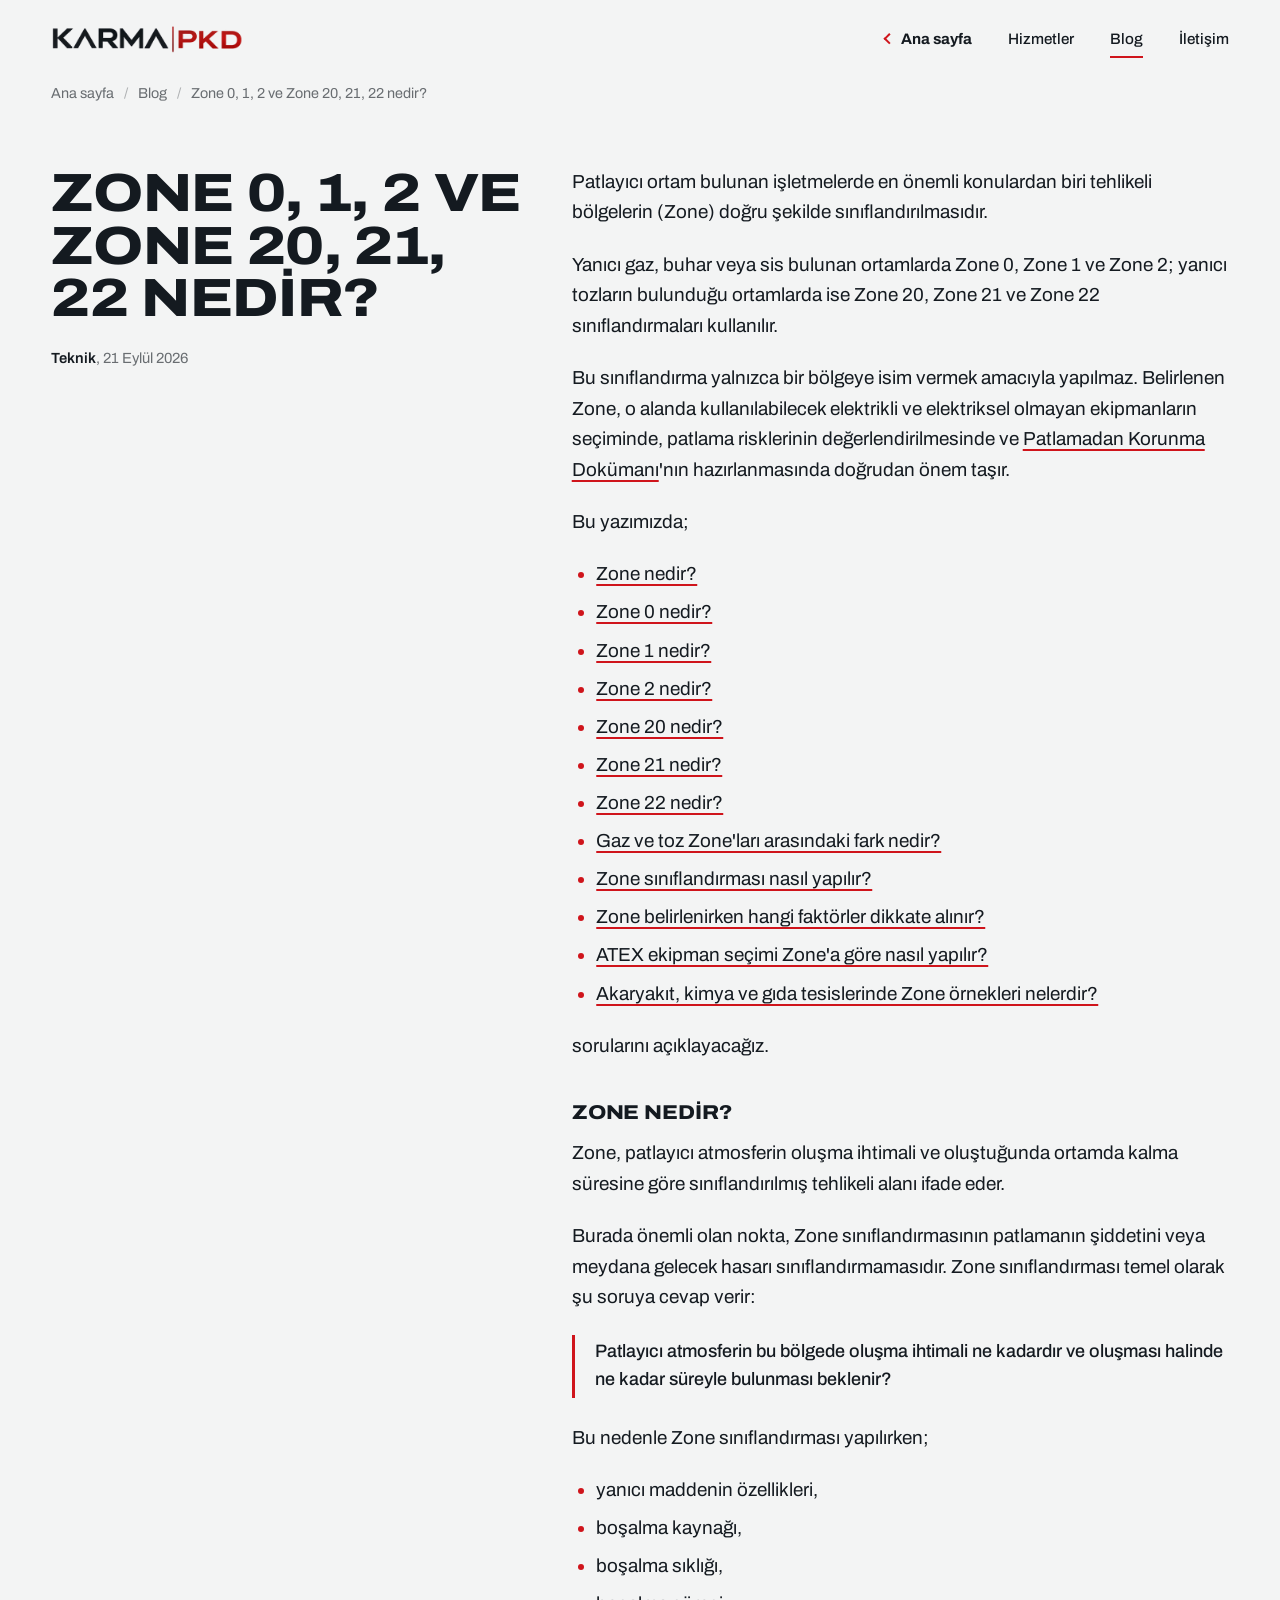
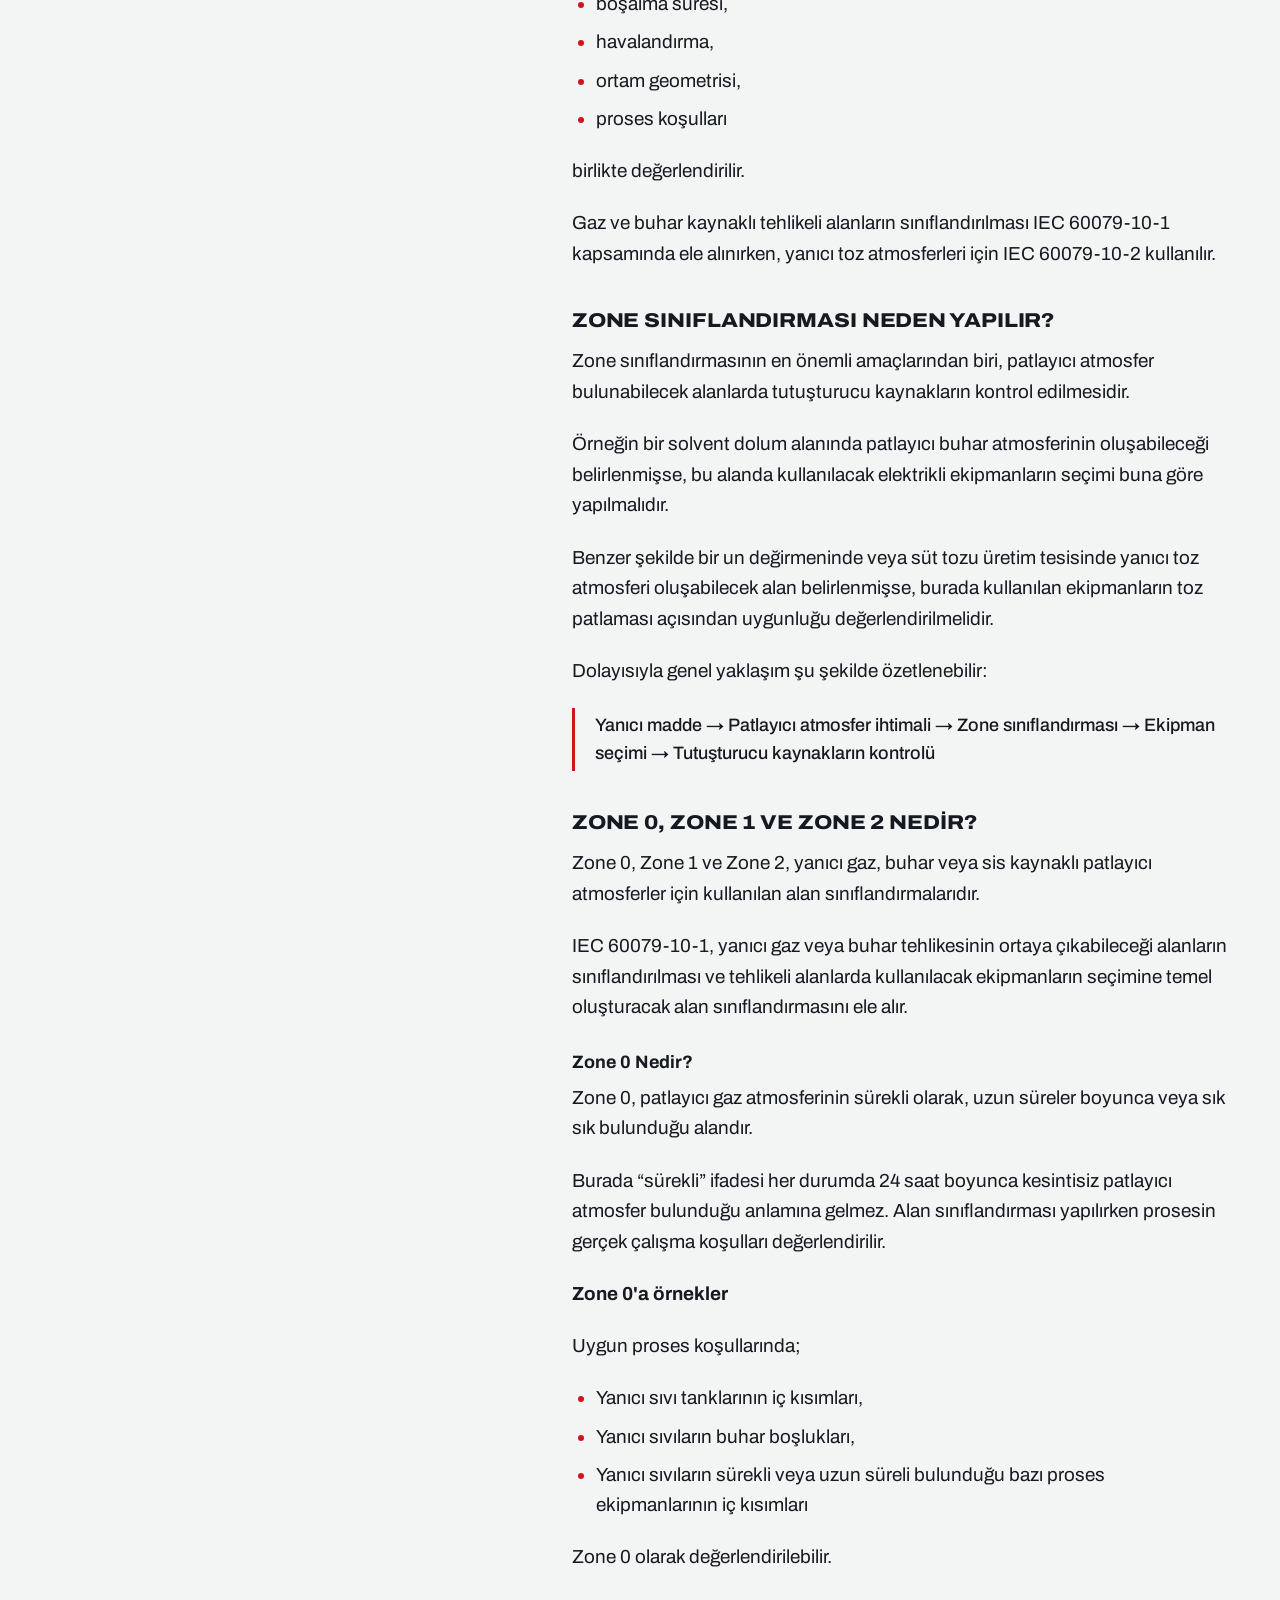
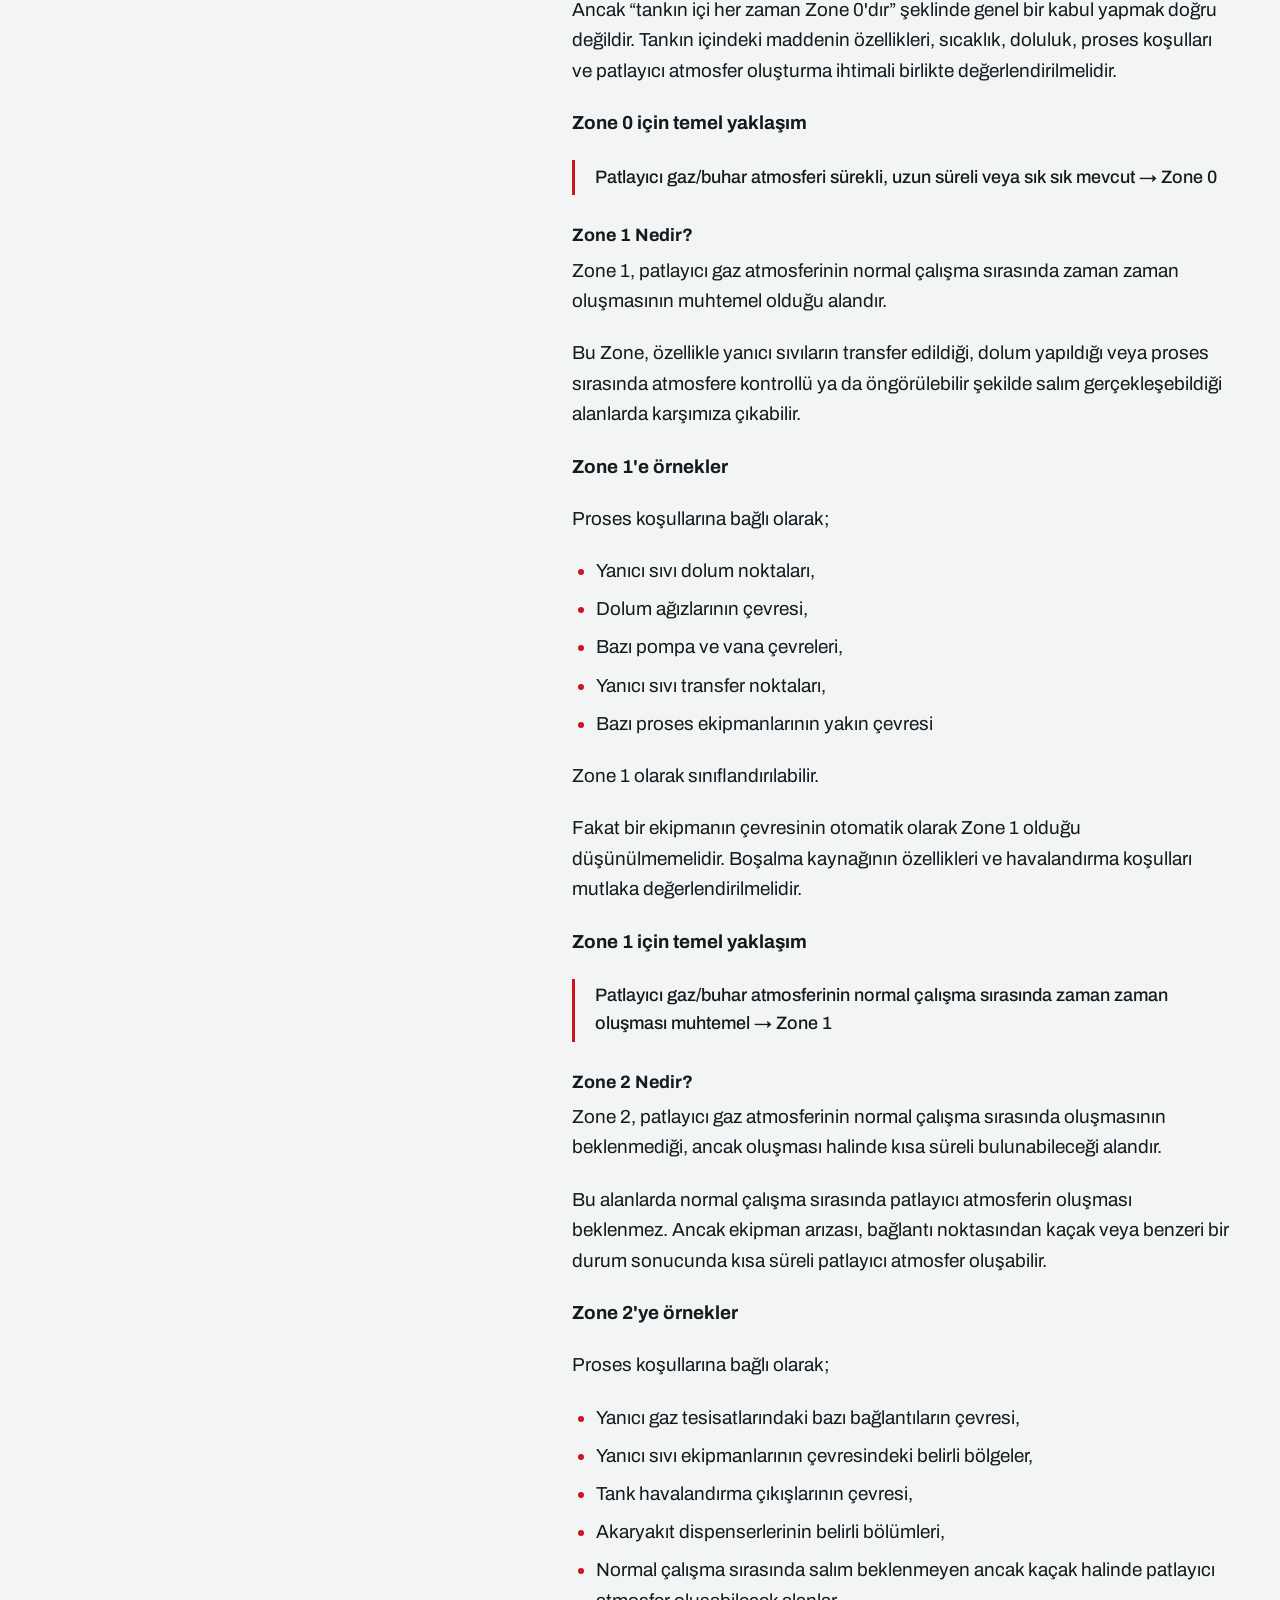
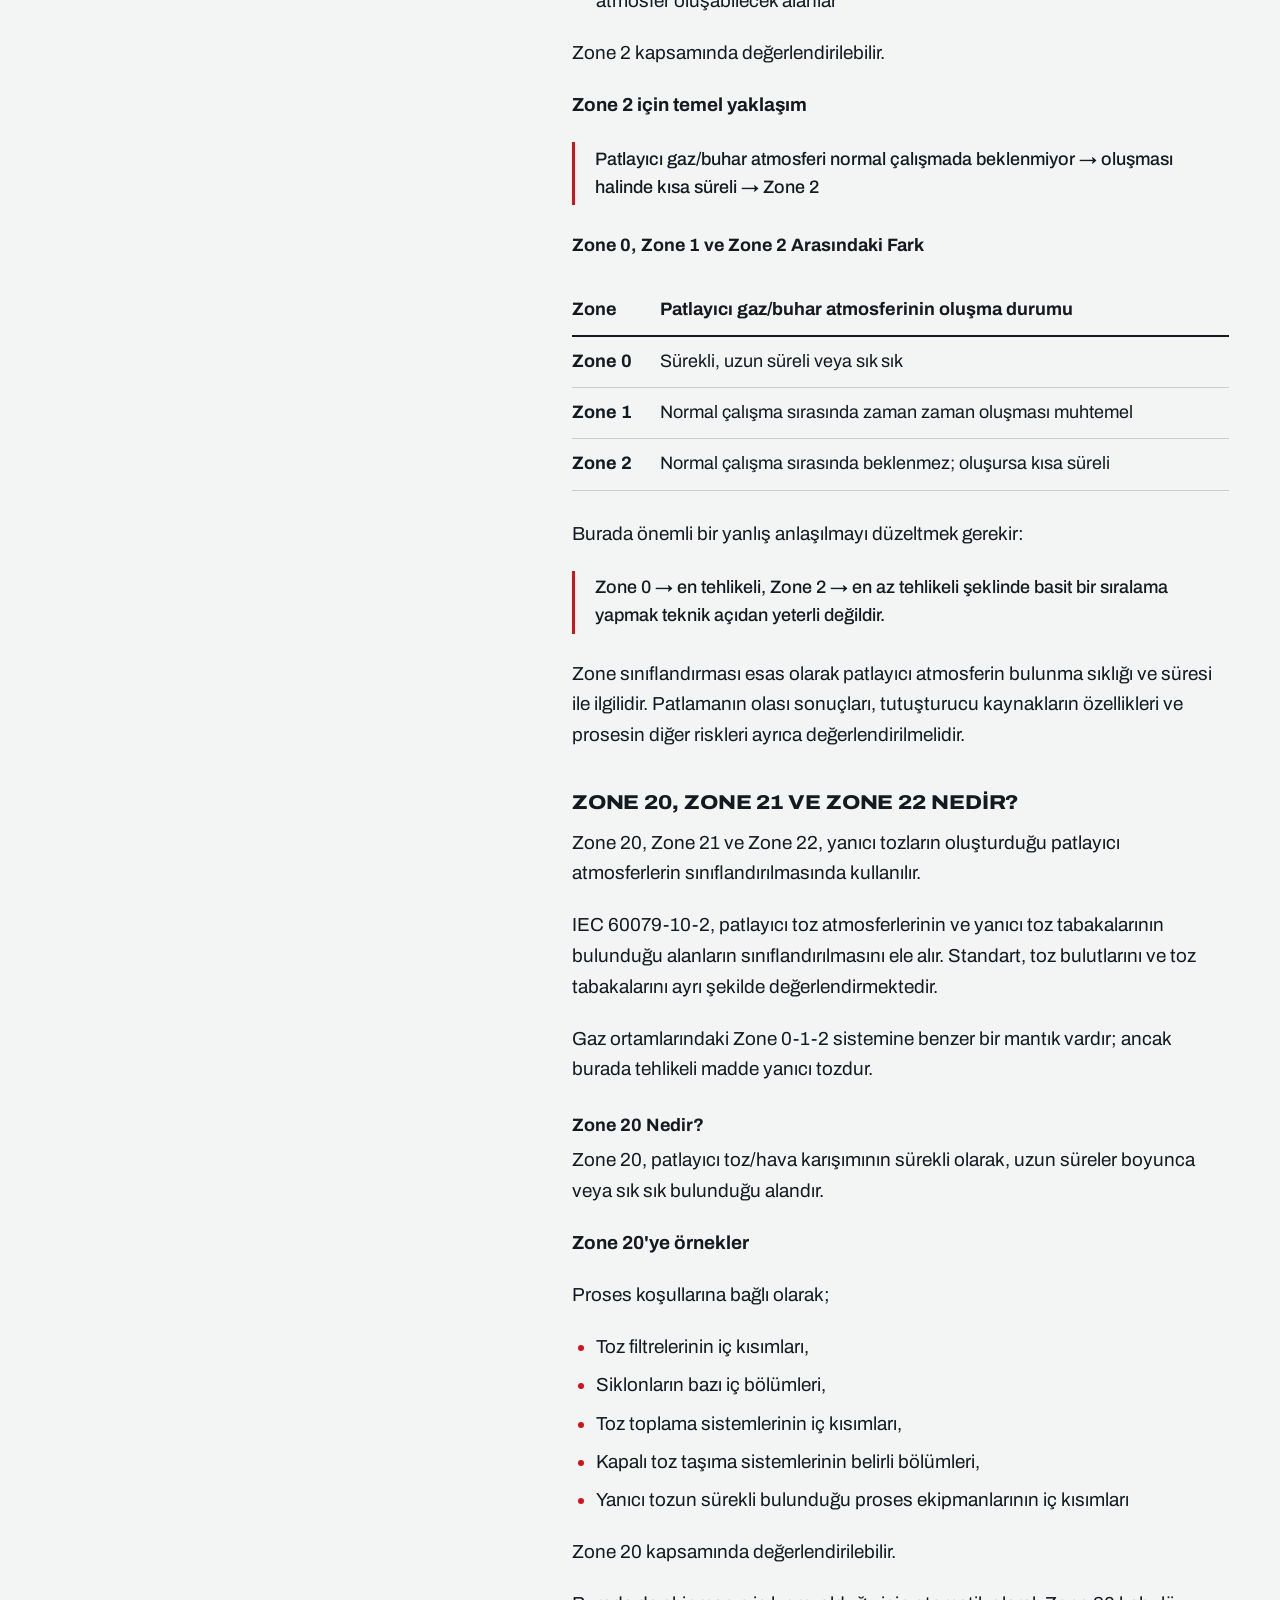
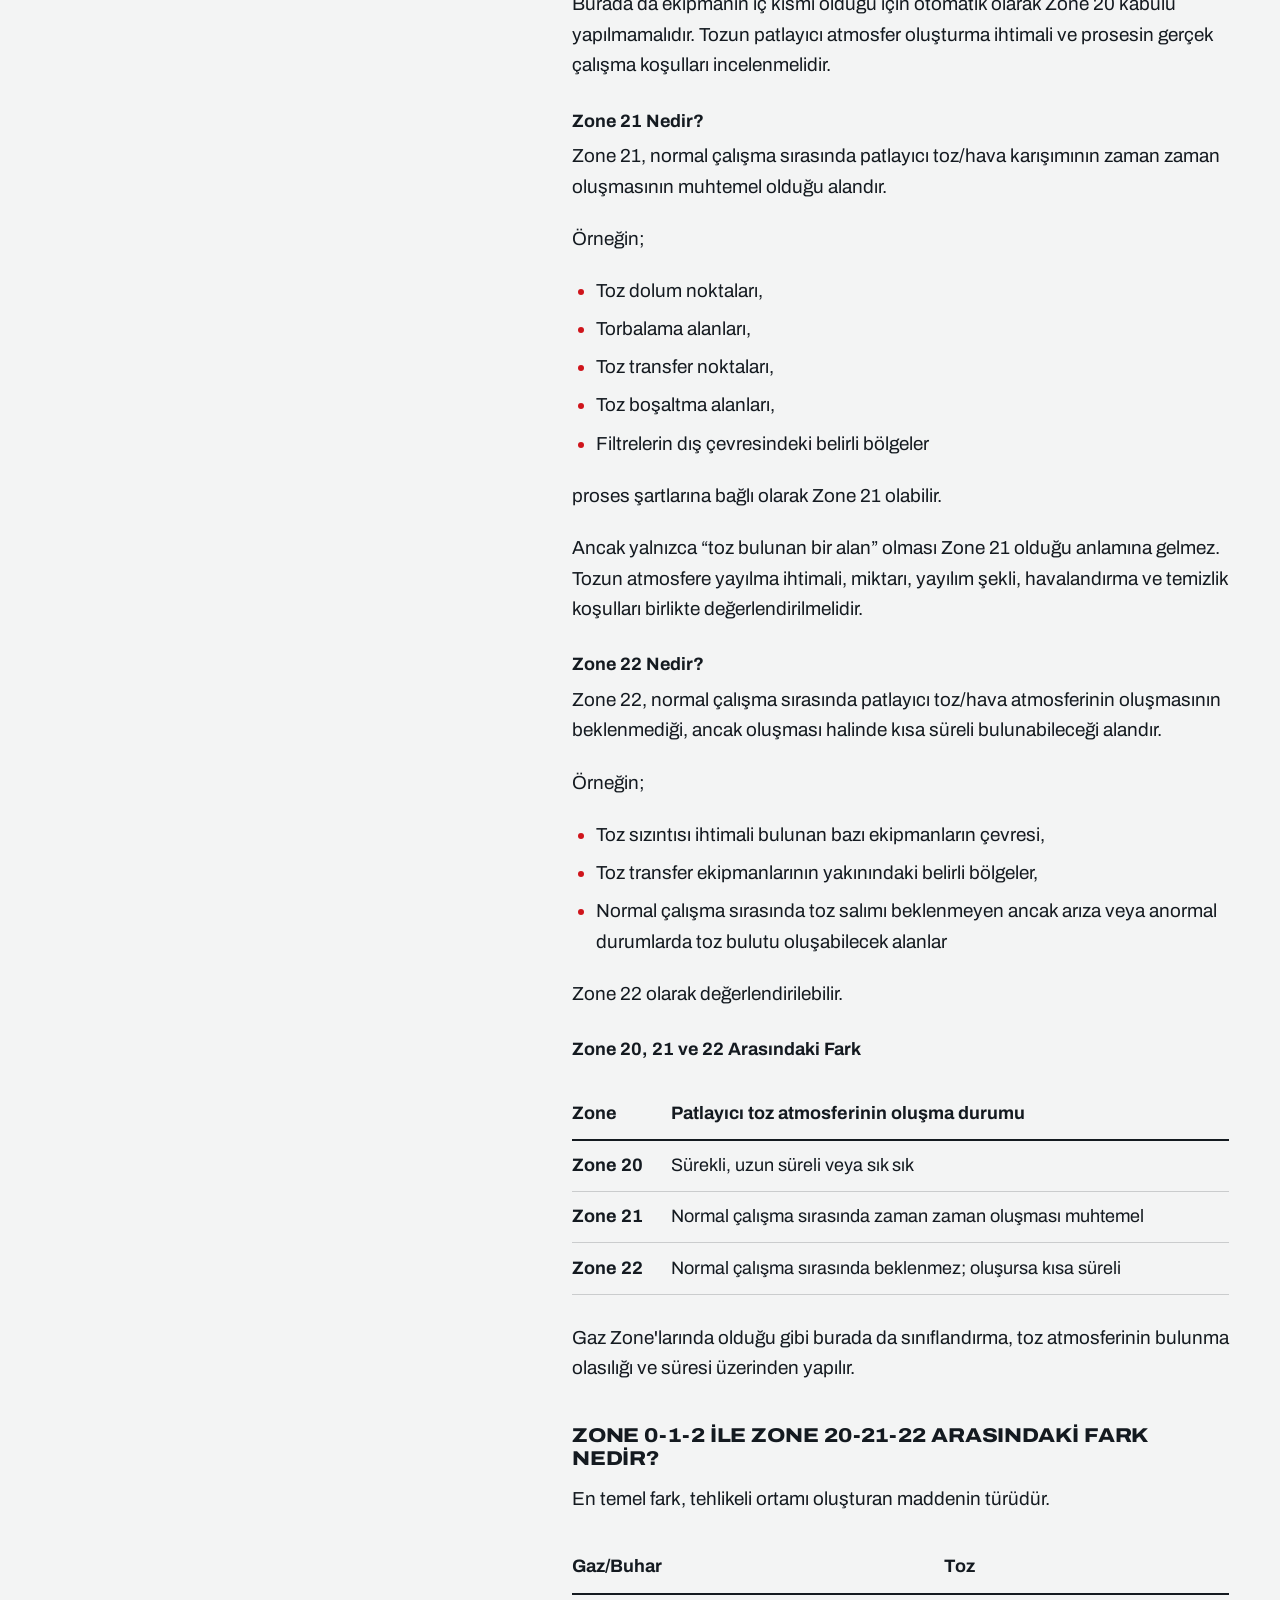
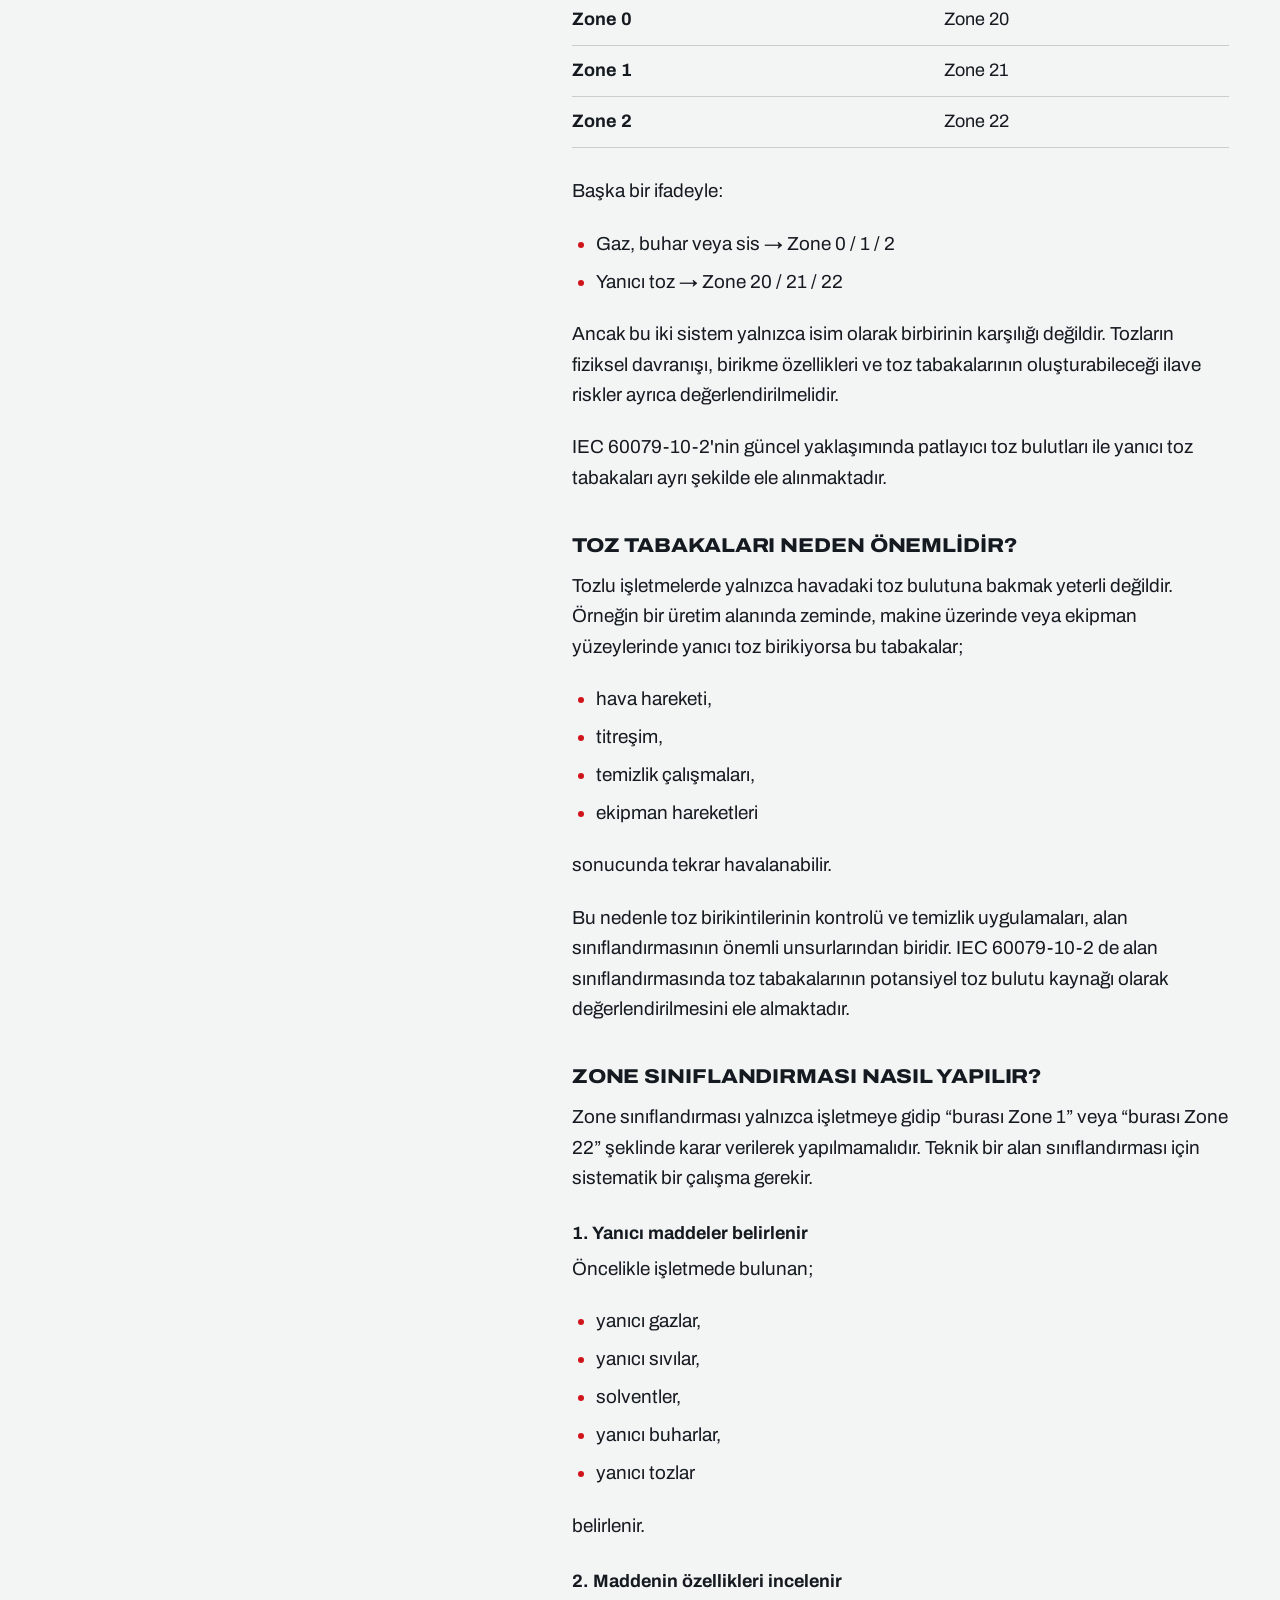
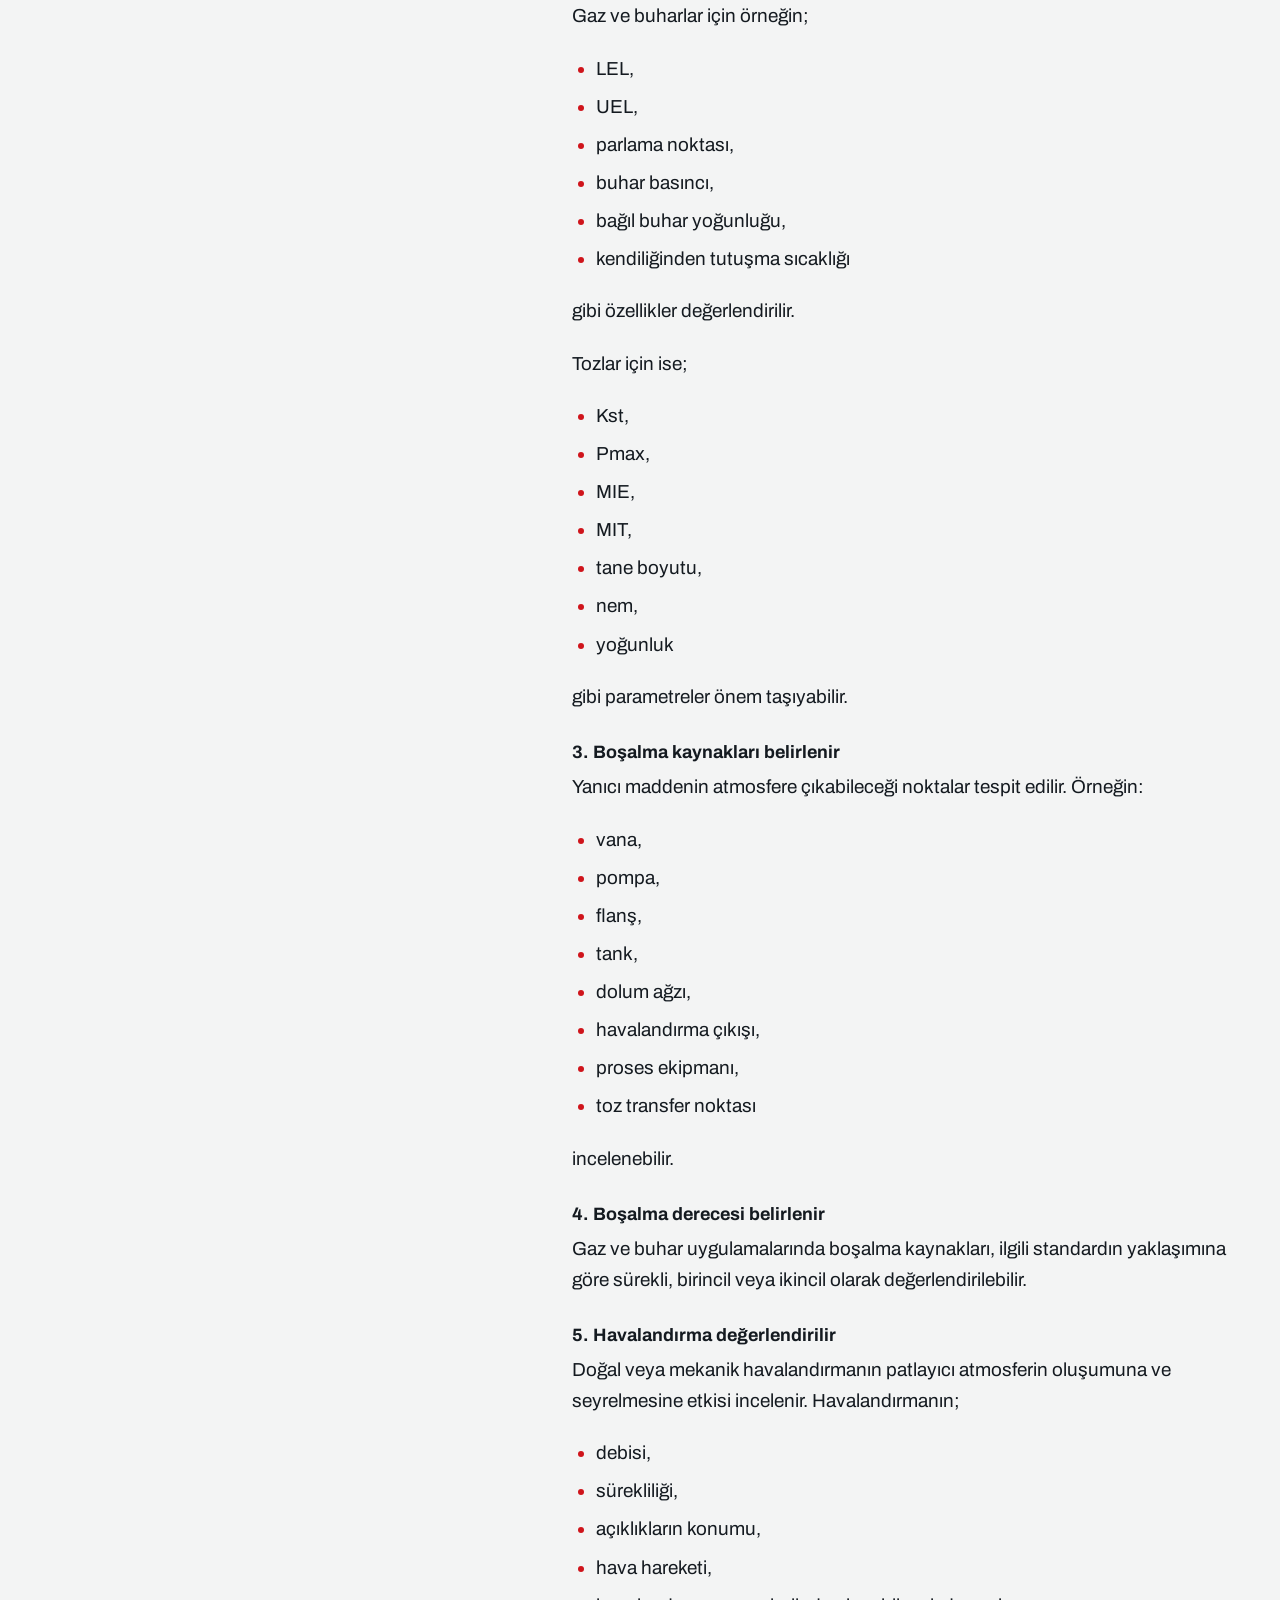
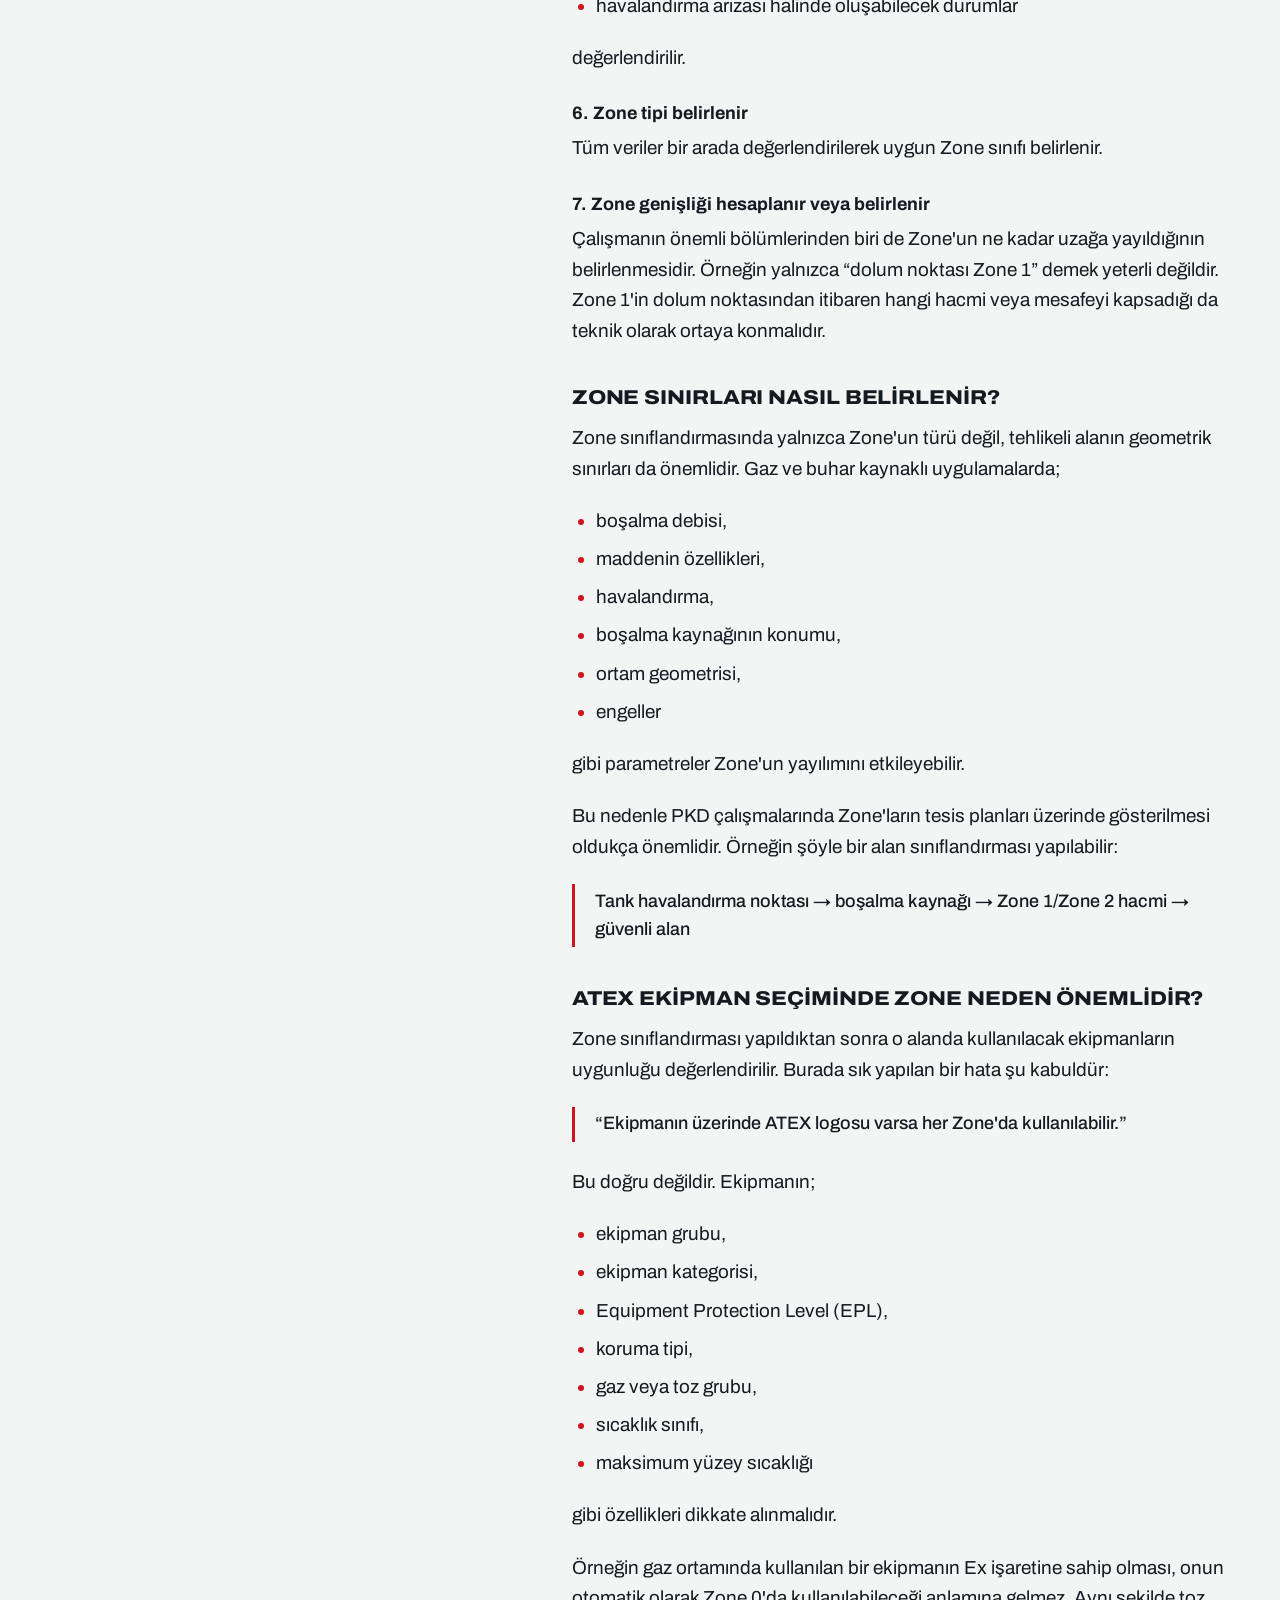
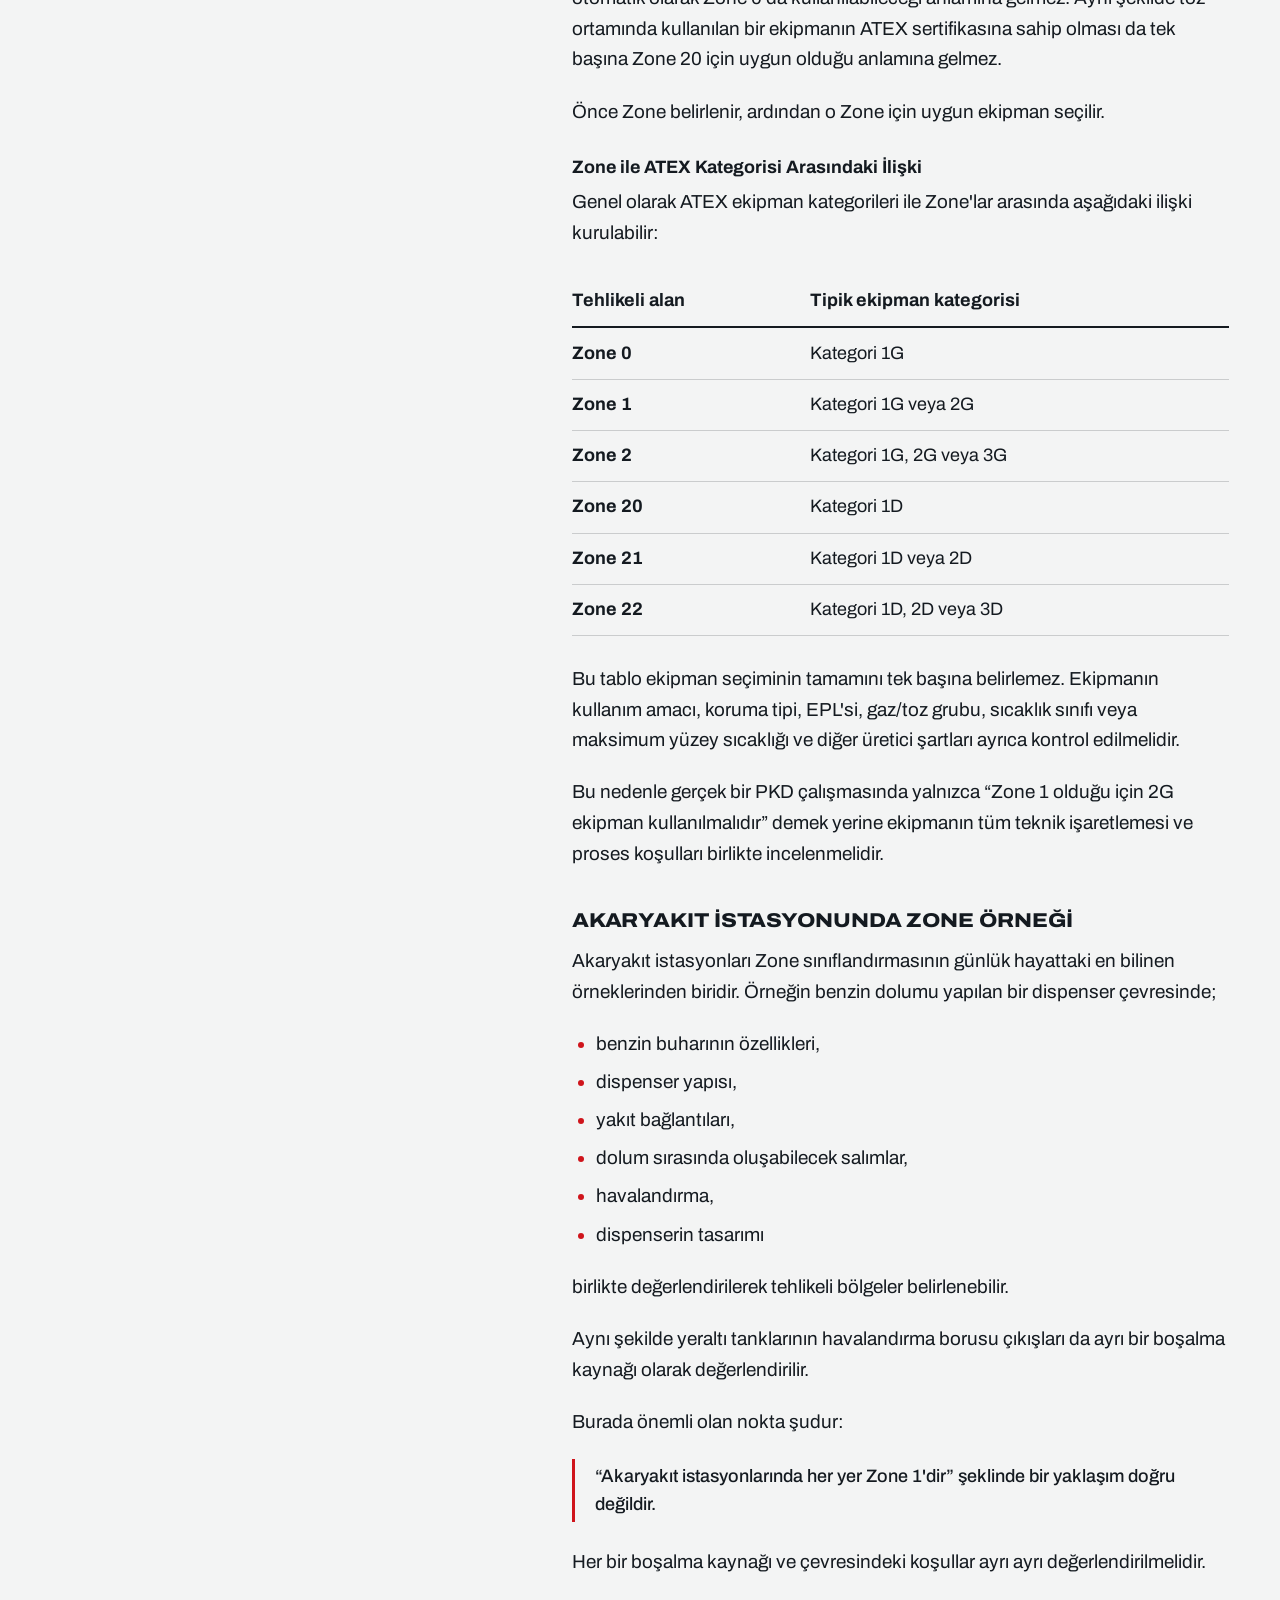
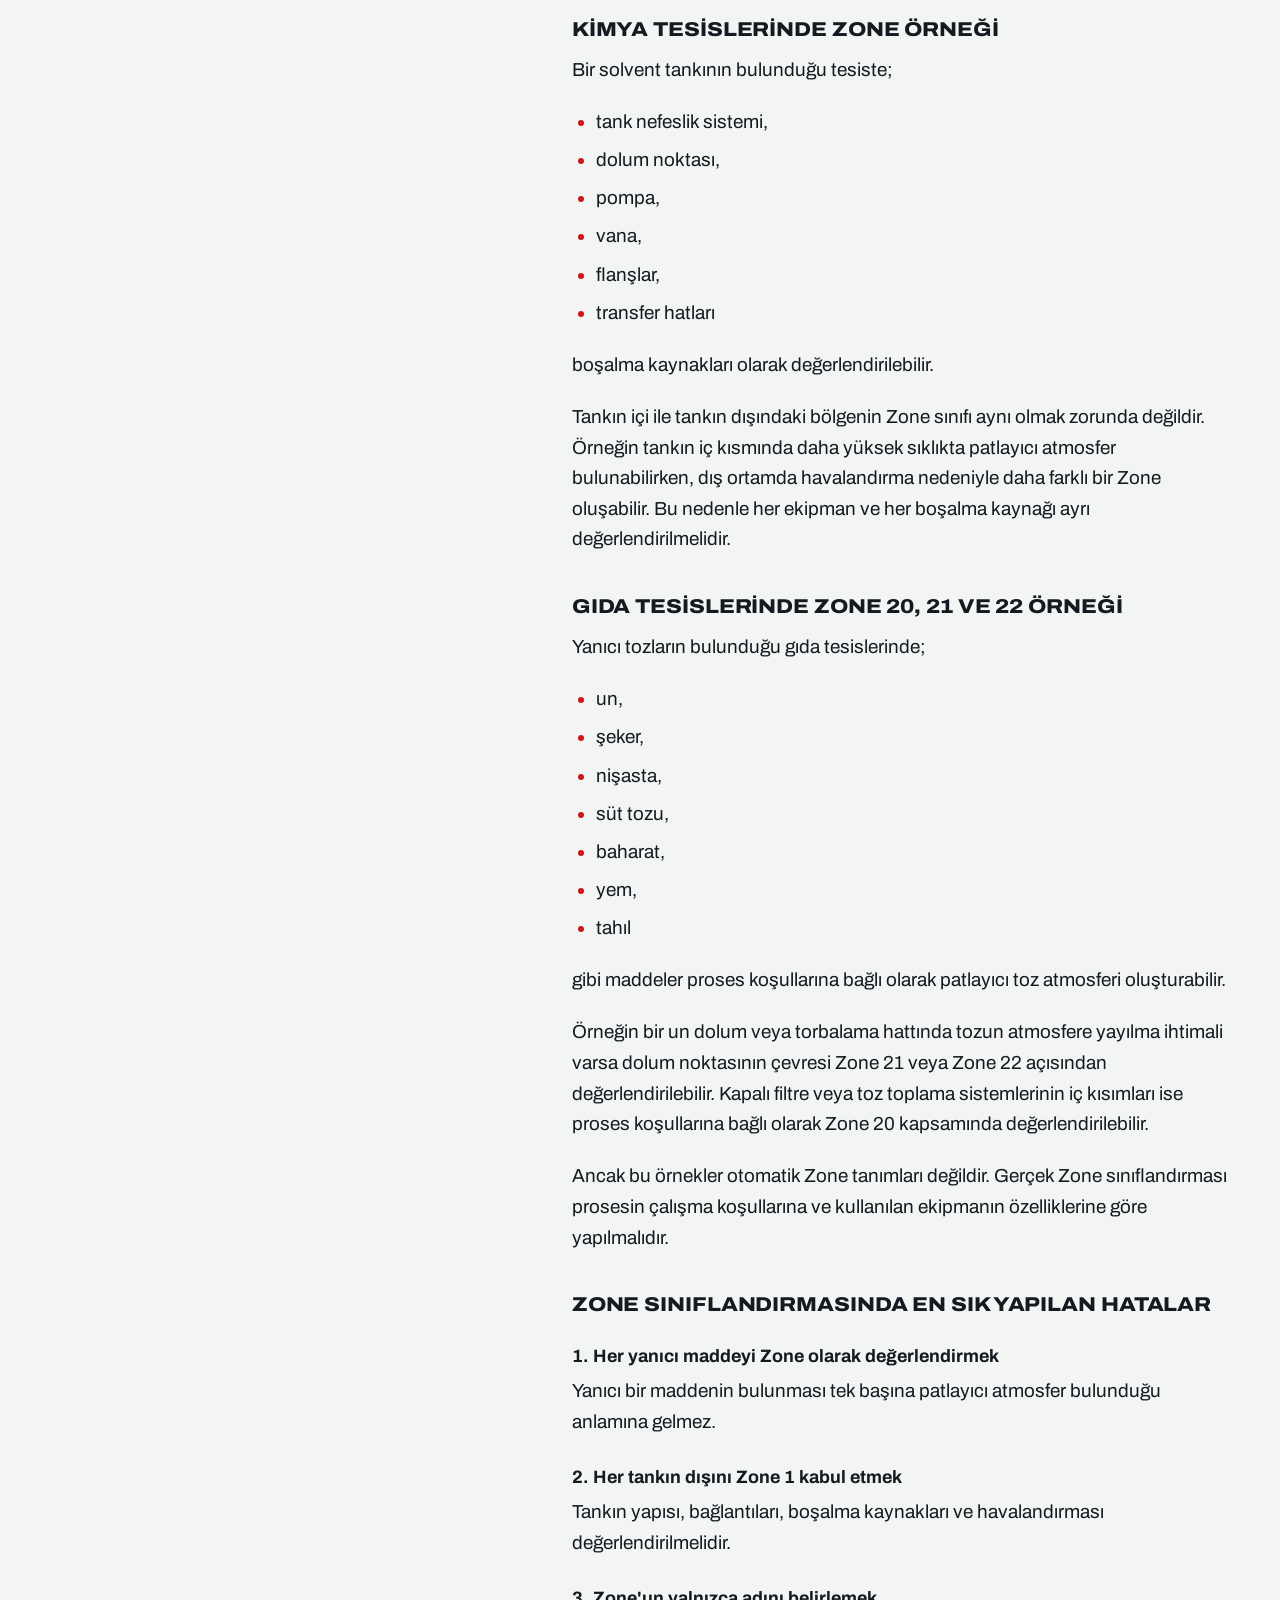
<file: blog/zone-0-1-2-20-21-22-nedir.html>
<!DOCTYPE html>
<html lang="tr">
<head>
<meta charset="utf-8">
<meta name="viewport" content="width=device-width, initial-scale=1, viewport-fit=cover">
<meta name="theme-color" content="#f3f4f4">

<title>Zone 0, 1, 2 ve Zone 20, 21, 22 Nedir? | KARMA PKD</title>
<meta name="description" content="Zone 0, 1, 2 ve Zone 20, 21, 22 nedir? Gaz ve toz bölgelerinin farkı, Zone sınıflandırması, ATEX kategori ilişkisi ve akaryakıt, kimya, gıda örnekleri.">
<link rel="canonical" href="https://www.karmapkd.com/blog/zone-0-1-2-20-21-22-nedir.html">

<meta property="og:type" content="article">
<meta property="og:locale" content="tr_TR">
<meta property="og:site_name" content="KARMA PKD">
<meta property="og:title" content="Zone 0, 1, 2 ve Zone 20, 21, 22 Nedir?">
<meta property="og:description" content="Zone 0, 1, 2 ve Zone 20, 21, 22 nedir? Gaz ve toz bölgelerinin farkı, Zone sınıflandırması, ATEX kategori ilişkisi ve akaryakıt, kimya, gıda örnekleri.">
<meta property="og:url" content="https://www.karmapkd.com/blog/zone-0-1-2-20-21-22-nedir.html">

<script type="application/ld+json">
{
  "@context": "https://schema.org",
  "@graph": [
    {
      "@type": "BlogPosting",
      "headline": "Zone 0, 1, 2 ve Zone 20, 21, 22 Nedir?",
      "description": "Zone 0, 1, 2 ve Zone 20, 21, 22 nedir? Gaz ve toz bölgelerinin farkı, Zone sınıflandırması, ATEX kategori ilişkisi ve akaryakıt, kimya, gıda örnekleri.",
      "inLanguage": "tr",
      "datePublished": "2026-09-21",
      "dateModified": "2026-09-21",
      "author": { "@type": "Organization", "name": "KARMA PKD" },
      "publisher": {
        "@type": "Organization",
        "name": "KARMA PKD",
        "logo": { "@type": "ImageObject", "url": "https://www.karmapkd.com/blog/assets/logo-dark.png" }
      },
      "mainEntityOfPage": "https://www.karmapkd.com/blog/zone-0-1-2-20-21-22-nedir.html"
    },
    {
      "@type": "BreadcrumbList",
      "itemListElement": [
        { "@type": "ListItem", "position": 1, "name": "Ana sayfa", "item": "https://www.karmapkd.com/" },
        { "@type": "ListItem", "position": 2, "name": "Blog", "item": "https://www.karmapkd.com/blog/" },
        { "@type": "ListItem", "position": 3, "name": "Zone 0, 1, 2 ve Zone 20, 21, 22 nedir?", "item": "https://www.karmapkd.com/blog/zone-0-1-2-20-21-22-nedir.html" }
      ]
    }
  ]
}
</script>

<link rel="preconnect" href="https://fonts.googleapis.com">
<link rel="preconnect" href="https://fonts.gstatic.com" crossorigin>
<link href="https://fonts.googleapis.com/css2?family=Archivo:wdth,wght@62..125,100..900&display=swap" rel="stylesheet">
<link rel="stylesheet" href="blog.css">
<style>
  /* İçindekiler bağlantılarının başlığı üst çubuğun altında bırakmaması için */
  .post-body h2, .post-body h3 { scroll-margin-top: 5.5rem; }
  html { scroll-behavior: smooth; }
  @media (prefers-reduced-motion: reduce) { html { scroll-behavior: auto; } }

  /* Yazı içi tablolar: dar ekranda yatay kayar, sayfayı taşırmaz */
  .post-body .tbl { overflow-x: auto; margin: 1.75rem 0; }
  .post-body table { border-collapse: collapse; width: 100%; min-width: 30rem; }
  .post-body th, .post-body td {
    text-align: left; vertical-align: top; padding: .7rem 1rem .7rem 0;
    border-bottom: 1px solid color-mix(in srgb, currentColor 18%, transparent);
  }
  .post-body th { font-weight: 700; border-bottom-width: 2px; border-bottom-color: currentColor; }
  .post-body td:first-child { font-weight: 700; white-space: nowrap; }
</style>
</head>
<body>
<a class="skip" href="#icerik">İçeriğe geç</a>

<header class="bhdr">
  <a class="logo" href="../index.html" aria-label="KARMA PKD, ana sayfa"><span class="lg lg-dark" aria-hidden="true"></span></a>
  <nav class="bnav" aria-label="Ana menü">
    <a class="home" href="../index.html">Ana sayfa</a>
    <a href="../index.html#hizmetler">Hizmetler</a>
    <a href="index.html" aria-current="page">Blog</a>
    <a href="../index.html#iletisim">İletişim</a>
  </nav>
</header>

<nav class="crumbs" aria-label="Sayfa konumu">
  <ol>
    <li><a href="../index.html">Ana sayfa</a></li>
    <li><a href="index.html">Blog</a></li>
    <li aria-current="page">Zone 0, 1, 2 ve Zone 20, 21, 22 nedir?</li>
  </ol>
</nav>

<main id="icerik">
  <article class="post-wrap">
    <header class="post-head">
      <h1 class="disp">Zone 0, 1, 2 ve Zone 20, 21, 22 Nedir?</h1>
      <p class="meta"><a href="index.html">Teknik</a>, <time datetime="2026-09-21">21 Eylül 2026</time></p>
    </header>

    <div class="post-body">
      <p>Patlayıcı ortam bulunan işletmelerde en önemli konulardan biri tehlikeli bölgelerin (Zone) doğru şekilde sınıflandırılmasıdır.</p>
      <p>Yanıcı gaz, buhar veya sis bulunan ortamlarda Zone 0, Zone 1 ve Zone 2; yanıcı tozların bulunduğu ortamlarda ise Zone 20, Zone 21 ve Zone 22 sınıflandırmaları kullanılır.</p>
      <p>Bu sınıflandırma yalnızca bir bölgeye isim vermek amacıyla yapılmaz. Belirlenen Zone, o alanda kullanılabilecek elektrikli ve elektriksel olmayan ekipmanların seçiminde, patlama risklerinin değerlendirilmesinde ve <a href="patlamadan-korunma-dokumani-nedir.html">Patlamadan Korunma Dokümanı</a>'nın hazırlanmasında doğrudan önem taşır.</p>

      <p>Bu yazımızda;</p>
      <ul>
        <li><a href="#zone-nedir">Zone nedir?</a></li>
        <li><a href="#zone-0">Zone 0 nedir?</a></li>
        <li><a href="#zone-1">Zone 1 nedir?</a></li>
        <li><a href="#zone-2">Zone 2 nedir?</a></li>
        <li><a href="#zone-20">Zone 20 nedir?</a></li>
        <li><a href="#zone-21">Zone 21 nedir?</a></li>
        <li><a href="#zone-22">Zone 22 nedir?</a></li>
        <li><a href="#gaz-toz-fark">Gaz ve toz Zone'ları arasındaki fark nedir?</a></li>
        <li><a href="#nasil-yapilir">Zone sınıflandırması nasıl yapılır?</a></li>
        <li><a href="#zone-nedir">Zone belirlenirken hangi faktörler dikkate alınır?</a></li>
        <li><a href="#ekipman-secimi">ATEX ekipman seçimi Zone'a göre nasıl yapılır?</a></li>
        <li><a href="#akaryakit-ornegi">Akaryakıt, kimya ve gıda tesislerinde Zone örnekleri nelerdir?</a></li>
      </ul>
      <p>sorularını açıklayacağız.</p>

      <h2 id="zone-nedir">Zone Nedir?</h2>
      <p>Zone, patlayıcı atmosferin oluşma ihtimali ve oluştuğunda ortamda kalma süresine göre sınıflandırılmış tehlikeli alanı ifade eder.</p>
      <p>Burada önemli olan nokta, Zone sınıflandırmasının patlamanın şiddetini veya meydana gelecek hasarı sınıflandırmamasıdır. Zone sınıflandırması temel olarak şu soruya cevap verir:</p>
      <blockquote>Patlayıcı atmosferin bu bölgede oluşma ihtimali ne kadardır ve oluşması halinde ne kadar süreyle bulunması beklenir?</blockquote>
      <p>Bu nedenle Zone sınıflandırması yapılırken;</p>
      <ul>
        <li>yanıcı maddenin özellikleri,</li>
        <li>boşalma kaynağı,</li>
        <li>boşalma sıklığı,</li>
        <li>boşalma süresi,</li>
        <li>havalandırma,</li>
        <li>ortam geometrisi,</li>
        <li>proses koşulları</li>
      </ul>
      <p>birlikte değerlendirilir.</p>
      <p>Gaz ve buhar kaynaklı tehlikeli alanların sınıflandırılması IEC 60079-10-1 kapsamında ele alınırken, yanıcı toz atmosferleri için IEC 60079-10-2 kullanılır.</p>

      <h2 id="neden-yapilir">Zone Sınıflandırması Neden Yapılır?</h2>
      <p>Zone sınıflandırmasının en önemli amaçlarından biri, patlayıcı atmosfer bulunabilecek alanlarda tutuşturucu kaynakların kontrol edilmesidir.</p>
      <p>Örneğin bir solvent dolum alanında patlayıcı buhar atmosferinin oluşabileceği belirlenmişse, bu alanda kullanılacak elektrikli ekipmanların seçimi buna göre yapılmalıdır.</p>
      <p>Benzer şekilde bir un değirmeninde veya süt tozu üretim tesisinde yanıcı toz atmosferi oluşabilecek alan belirlenmişse, burada kullanılan ekipmanların toz patlaması açısından uygunluğu değerlendirilmelidir.</p>
      <p>Dolayısıyla genel yaklaşım şu şekilde özetlenebilir:</p>
      <blockquote>Yanıcı madde → Patlayıcı atmosfer ihtimali → Zone sınıflandırması → Ekipman seçimi → Tutuşturucu kaynakların kontrolü</blockquote>

      <h2 id="zone-0-1-2">Zone 0, Zone 1 ve Zone 2 Nedir?</h2>
      <p>Zone 0, Zone 1 ve Zone 2, yanıcı gaz, buhar veya sis kaynaklı patlayıcı atmosferler için kullanılan alan sınıflandırmalarıdır.</p>
      <p>IEC 60079-10-1, yanıcı gaz veya buhar tehlikesinin ortaya çıkabileceği alanların sınıflandırılması ve tehlikeli alanlarda kullanılacak ekipmanların seçimine temel oluşturacak alan sınıflandırmasını ele alır.</p>

      <h3 id="zone-0">Zone 0 Nedir?</h3>
      <p>Zone 0, patlayıcı gaz atmosferinin sürekli olarak, uzun süreler boyunca veya sık sık bulunduğu alandır.</p>
      <p>Burada “sürekli” ifadesi her durumda 24 saat boyunca kesintisiz patlayıcı atmosfer bulunduğu anlamına gelmez. Alan sınıflandırması yapılırken prosesin gerçek çalışma koşulları değerlendirilir.</p>
      <p><strong>Zone 0'a örnekler</strong></p>
      <p>Uygun proses koşullarında;</p>
      <ul>
        <li>Yanıcı sıvı tanklarının iç kısımları,</li>
        <li>Yanıcı sıvıların buhar boşlukları,</li>
        <li>Yanıcı sıvıların sürekli veya uzun süreli bulunduğu bazı proses ekipmanlarının iç kısımları</li>
      </ul>
      <p>Zone 0 olarak değerlendirilebilir.</p>
      <p>Ancak “tankın içi her zaman Zone 0'dır” şeklinde genel bir kabul yapmak doğru değildir. Tankın içindeki maddenin özellikleri, sıcaklık, doluluk, proses koşulları ve patlayıcı atmosfer oluşturma ihtimali birlikte değerlendirilmelidir.</p>
      <p><strong>Zone 0 için temel yaklaşım</strong></p>
      <blockquote>Patlayıcı gaz/buhar atmosferi sürekli, uzun süreli veya sık sık mevcut → Zone 0</blockquote>

      <h3 id="zone-1">Zone 1 Nedir?</h3>
      <p>Zone 1, patlayıcı gaz atmosferinin normal çalışma sırasında zaman zaman oluşmasının muhtemel olduğu alandır.</p>
      <p>Bu Zone, özellikle yanıcı sıvıların transfer edildiği, dolum yapıldığı veya proses sırasında atmosfere kontrollü ya da öngörülebilir şekilde salım gerçekleşebildiği alanlarda karşımıza çıkabilir.</p>
      <p><strong>Zone 1'e örnekler</strong></p>
      <p>Proses koşullarına bağlı olarak;</p>
      <ul>
        <li>Yanıcı sıvı dolum noktaları,</li>
        <li>Dolum ağızlarının çevresi,</li>
        <li>Bazı pompa ve vana çevreleri,</li>
        <li>Yanıcı sıvı transfer noktaları,</li>
        <li>Bazı proses ekipmanlarının yakın çevresi</li>
      </ul>
      <p>Zone 1 olarak sınıflandırılabilir.</p>
      <p>Fakat bir ekipmanın çevresinin otomatik olarak Zone 1 olduğu düşünülmemelidir. Boşalma kaynağının özellikleri ve havalandırma koşulları mutlaka değerlendirilmelidir.</p>
      <p><strong>Zone 1 için temel yaklaşım</strong></p>
      <blockquote>Patlayıcı gaz/buhar atmosferinin normal çalışma sırasında zaman zaman oluşması muhtemel → Zone 1</blockquote>

      <h3 id="zone-2">Zone 2 Nedir?</h3>
      <p>Zone 2, patlayıcı gaz atmosferinin normal çalışma sırasında oluşmasının beklenmediği, ancak oluşması halinde kısa süreli bulunabileceği alandır.</p>
      <p>Bu alanlarda normal çalışma sırasında patlayıcı atmosferin oluşması beklenmez. Ancak ekipman arızası, bağlantı noktasından kaçak veya benzeri bir durum sonucunda kısa süreli patlayıcı atmosfer oluşabilir.</p>
      <p><strong>Zone 2'ye örnekler</strong></p>
      <p>Proses koşullarına bağlı olarak;</p>
      <ul>
        <li>Yanıcı gaz tesisatlarındaki bazı bağlantıların çevresi,</li>
        <li>Yanıcı sıvı ekipmanlarının çevresindeki belirli bölgeler,</li>
        <li>Tank havalandırma çıkışlarının çevresi,</li>
        <li>Akaryakıt dispenserlerinin belirli bölümleri,</li>
        <li>Normal çalışma sırasında salım beklenmeyen ancak kaçak halinde patlayıcı atmosfer oluşabilecek alanlar</li>
      </ul>
      <p>Zone 2 kapsamında değerlendirilebilir.</p>
      <p><strong>Zone 2 için temel yaklaşım</strong></p>
      <blockquote>Patlayıcı gaz/buhar atmosferi normal çalışmada beklenmiyor → oluşması halinde kısa süreli → Zone 2</blockquote>

      <h3 id="zone-012-fark">Zone 0, Zone 1 ve Zone 2 Arasındaki Fark</h3>
      <div class="tbl">
        <table>
          <thead><tr><th scope="col">Zone</th><th scope="col">Patlayıcı gaz/buhar atmosferinin oluşma durumu</th></tr></thead>
          <tbody>
            <tr><td>Zone 0</td><td>Sürekli, uzun süreli veya sık sık</td></tr>
            <tr><td>Zone 1</td><td>Normal çalışma sırasında zaman zaman oluşması muhtemel</td></tr>
            <tr><td>Zone 2</td><td>Normal çalışma sırasında beklenmez; oluşursa kısa süreli</td></tr>
          </tbody>
        </table>
      </div>
      <p>Burada önemli bir yanlış anlaşılmayı düzeltmek gerekir:</p>
      <blockquote>Zone 0 → en tehlikeli, Zone 2 → en az tehlikeli şeklinde basit bir sıralama yapmak teknik açıdan yeterli değildir.</blockquote>
      <p>Zone sınıflandırması esas olarak patlayıcı atmosferin bulunma sıklığı ve süresi ile ilgilidir. Patlamanın olası sonuçları, tutuşturucu kaynakların özellikleri ve prosesin diğer riskleri ayrıca değerlendirilmelidir.</p>

      <h2 id="zone-20-21-22">Zone 20, Zone 21 ve Zone 22 Nedir?</h2>
      <p>Zone 20, Zone 21 ve Zone 22, yanıcı tozların oluşturduğu patlayıcı atmosferlerin sınıflandırılmasında kullanılır.</p>
      <p>IEC 60079-10-2, patlayıcı toz atmosferlerinin ve yanıcı toz tabakalarının bulunduğu alanların sınıflandırılmasını ele alır. Standart, toz bulutlarını ve toz tabakalarını ayrı şekilde değerlendirmektedir.</p>
      <p>Gaz ortamlarındaki Zone 0-1-2 sistemine benzer bir mantık vardır; ancak burada tehlikeli madde yanıcı tozdur.</p>

      <h3 id="zone-20">Zone 20 Nedir?</h3>
      <p>Zone 20, patlayıcı toz/hava karışımının sürekli olarak, uzun süreler boyunca veya sık sık bulunduğu alandır.</p>
      <p><strong>Zone 20'ye örnekler</strong></p>
      <p>Proses koşullarına bağlı olarak;</p>
      <ul>
        <li>Toz filtrelerinin iç kısımları,</li>
        <li>Siklonların bazı iç bölümleri,</li>
        <li>Toz toplama sistemlerinin iç kısımları,</li>
        <li>Kapalı toz taşıma sistemlerinin belirli bölümleri,</li>
        <li>Yanıcı tozun sürekli bulunduğu proses ekipmanlarının iç kısımları</li>
      </ul>
      <p>Zone 20 kapsamında değerlendirilebilir.</p>
      <p>Burada da ekipmanın iç kısmı olduğu için otomatik olarak Zone 20 kabulü yapılmamalıdır. Tozun patlayıcı atmosfer oluşturma ihtimali ve prosesin gerçek çalışma koşulları incelenmelidir.</p>

      <h3 id="zone-21">Zone 21 Nedir?</h3>
      <p>Zone 21, normal çalışma sırasında patlayıcı toz/hava karışımının zaman zaman oluşmasının muhtemel olduğu alandır.</p>
      <p>Örneğin;</p>
      <ul>
        <li>Toz dolum noktaları,</li>
        <li>Torbalama alanları,</li>
        <li>Toz transfer noktaları,</li>
        <li>Toz boşaltma alanları,</li>
        <li>Filtrelerin dış çevresindeki belirli bölgeler</li>
      </ul>
      <p>proses şartlarına bağlı olarak Zone 21 olabilir.</p>
      <p>Ancak yalnızca “toz bulunan bir alan” olması Zone 21 olduğu anlamına gelmez. Tozun atmosfere yayılma ihtimali, miktarı, yayılım şekli, havalandırma ve temizlik koşulları birlikte değerlendirilmelidir.</p>

      <h3 id="zone-22">Zone 22 Nedir?</h3>
      <p>Zone 22, normal çalışma sırasında patlayıcı toz/hava atmosferinin oluşmasının beklenmediği, ancak oluşması halinde kısa süreli bulunabileceği alandır.</p>
      <p>Örneğin;</p>
      <ul>
        <li>Toz sızıntısı ihtimali bulunan bazı ekipmanların çevresi,</li>
        <li>Toz transfer ekipmanlarının yakınındaki belirli bölgeler,</li>
        <li>Normal çalışma sırasında toz salımı beklenmeyen ancak arıza veya anormal durumlarda toz bulutu oluşabilecek alanlar</li>
      </ul>
      <p>Zone 22 olarak değerlendirilebilir.</p>

      <h3 id="zone-20-21-22-fark">Zone 20, 21 ve 22 Arasındaki Fark</h3>
      <div class="tbl">
        <table>
          <thead><tr><th scope="col">Zone</th><th scope="col">Patlayıcı toz atmosferinin oluşma durumu</th></tr></thead>
          <tbody>
            <tr><td>Zone 20</td><td>Sürekli, uzun süreli veya sık sık</td></tr>
            <tr><td>Zone 21</td><td>Normal çalışma sırasında zaman zaman oluşması muhtemel</td></tr>
            <tr><td>Zone 22</td><td>Normal çalışma sırasında beklenmez; oluşursa kısa süreli</td></tr>
          </tbody>
        </table>
      </div>
      <p>Gaz Zone'larında olduğu gibi burada da sınıflandırma, toz atmosferinin bulunma olasılığı ve süresi üzerinden yapılır.</p>

      <h2 id="gaz-toz-fark">Zone 0-1-2 ile Zone 20-21-22 Arasındaki Fark Nedir?</h2>
      <p>En temel fark, tehlikeli ortamı oluşturan maddenin türüdür.</p>
      <div class="tbl">
        <table>
          <thead><tr><th scope="col">Gaz/Buhar</th><th scope="col">Toz</th></tr></thead>
          <tbody>
            <tr><td>Zone 0</td><td>Zone 20</td></tr>
            <tr><td>Zone 1</td><td>Zone 21</td></tr>
            <tr><td>Zone 2</td><td>Zone 22</td></tr>
          </tbody>
        </table>
      </div>
      <p>Başka bir ifadeyle:</p>
      <ul>
        <li>Gaz, buhar veya sis → Zone 0 / 1 / 2</li>
        <li>Yanıcı toz → Zone 20 / 21 / 22</li>
      </ul>
      <p>Ancak bu iki sistem yalnızca isim olarak birbirinin karşılığı değildir. Tozların fiziksel davranışı, birikme özellikleri ve toz tabakalarının oluşturabileceği ilave riskler ayrıca değerlendirilmelidir.</p>
      <p>IEC 60079-10-2'nin güncel yaklaşımında patlayıcı toz bulutları ile yanıcı toz tabakaları ayrı şekilde ele alınmaktadır.</p>

      <h2 id="toz-tabakalari">Toz Tabakaları Neden Önemlidir?</h2>
      <p>Tozlu işletmelerde yalnızca havadaki toz bulutuna bakmak yeterli değildir. Örneğin bir üretim alanında zeminde, makine üzerinde veya ekipman yüzeylerinde yanıcı toz birikiyorsa bu tabakalar;</p>
      <ul>
        <li>hava hareketi,</li>
        <li>titreşim,</li>
        <li>temizlik çalışmaları,</li>
        <li>ekipman hareketleri</li>
      </ul>
      <p>sonucunda tekrar havalanabilir.</p>
      <p>Bu nedenle toz birikintilerinin kontrolü ve temizlik uygulamaları, alan sınıflandırmasının önemli unsurlarından biridir. IEC 60079-10-2 de alan sınıflandırmasında toz tabakalarının potansiyel toz bulutu kaynağı olarak değerlendirilmesini ele almaktadır.</p>

      <h2 id="nasil-yapilir">Zone Sınıflandırması Nasıl Yapılır?</h2>
      <p>Zone sınıflandırması yalnızca işletmeye gidip “burası Zone 1” veya “burası Zone 22” şeklinde karar verilerek yapılmamalıdır. Teknik bir alan sınıflandırması için sistematik bir çalışma gerekir.</p>

      <h3>1. Yanıcı maddeler belirlenir</h3>
      <p>Öncelikle işletmede bulunan;</p>
      <ul>
        <li>yanıcı gazlar,</li>
        <li>yanıcı sıvılar,</li>
        <li>solventler,</li>
        <li>yanıcı buharlar,</li>
        <li>yanıcı tozlar</li>
      </ul>
      <p>belirlenir.</p>

      <h3>2. Maddenin özellikleri incelenir</h3>
      <p>Gaz ve buharlar için örneğin;</p>
      <ul>
        <li>LEL,</li>
        <li>UEL,</li>
        <li>parlama noktası,</li>
        <li>buhar basıncı,</li>
        <li>bağıl buhar yoğunluğu,</li>
        <li>kendiliğinden tutuşma sıcaklığı</li>
      </ul>
      <p>gibi özellikler değerlendirilir.</p>
      <p>Tozlar için ise;</p>
      <ul>
        <li>Kst,</li>
        <li>Pmax,</li>
        <li>MIE,</li>
        <li>MIT,</li>
        <li>tane boyutu,</li>
        <li>nem,</li>
        <li>yoğunluk</li>
      </ul>
      <p>gibi parametreler önem taşıyabilir.</p>

      <h3>3. Boşalma kaynakları belirlenir</h3>
      <p>Yanıcı maddenin atmosfere çıkabileceği noktalar tespit edilir. Örneğin:</p>
      <ul>
        <li>vana,</li>
        <li>pompa,</li>
        <li>flanş,</li>
        <li>tank,</li>
        <li>dolum ağzı,</li>
        <li>havalandırma çıkışı,</li>
        <li>proses ekipmanı,</li>
        <li>toz transfer noktası</li>
      </ul>
      <p>incelenebilir.</p>

      <h3>4. Boşalma derecesi belirlenir</h3>
      <p>Gaz ve buhar uygulamalarında boşalma kaynakları, ilgili standardın yaklaşımına göre sürekli, birincil veya ikincil olarak değerlendirilebilir.</p>

      <h3>5. Havalandırma değerlendirilir</h3>
      <p>Doğal veya mekanik havalandırmanın patlayıcı atmosferin oluşumuna ve seyrelmesine etkisi incelenir. Havalandırmanın;</p>
      <ul>
        <li>debisi,</li>
        <li>sürekliliği,</li>
        <li>açıklıkların konumu,</li>
        <li>hava hareketi,</li>
        <li>havalandırma arızası halinde oluşabilecek durumlar</li>
      </ul>
      <p>değerlendirilir.</p>

      <h3>6. Zone tipi belirlenir</h3>
      <p>Tüm veriler bir arada değerlendirilerek uygun Zone sınıfı belirlenir.</p>

      <h3>7. Zone genişliği hesaplanır veya belirlenir</h3>
      <p>Çalışmanın önemli bölümlerinden biri de Zone'un ne kadar uzağa yayıldığının belirlenmesidir. Örneğin yalnızca “dolum noktası Zone 1” demek yeterli değildir. Zone 1'in dolum noktasından itibaren hangi hacmi veya mesafeyi kapsadığı da teknik olarak ortaya konmalıdır.</p>

      <h2 id="zone-sinirlari">Zone Sınırları Nasıl Belirlenir?</h2>
      <p>Zone sınıflandırmasında yalnızca Zone'un türü değil, tehlikeli alanın geometrik sınırları da önemlidir. Gaz ve buhar kaynaklı uygulamalarda;</p>
      <ul>
        <li>boşalma debisi,</li>
        <li>maddenin özellikleri,</li>
        <li>havalandırma,</li>
        <li>boşalma kaynağının konumu,</li>
        <li>ortam geometrisi,</li>
        <li>engeller</li>
      </ul>
      <p>gibi parametreler Zone'un yayılımını etkileyebilir.</p>
      <p>Bu nedenle PKD çalışmalarında Zone'ların tesis planları üzerinde gösterilmesi oldukça önemlidir. Örneğin şöyle bir alan sınıflandırması yapılabilir:</p>
      <blockquote>Tank havalandırma noktası → boşalma kaynağı → Zone 1/Zone 2 hacmi → güvenli alan</blockquote>

      <h2 id="ekipman-secimi">ATEX Ekipman Seçiminde Zone Neden Önemlidir?</h2>
      <p>Zone sınıflandırması yapıldıktan sonra o alanda kullanılacak ekipmanların uygunluğu değerlendirilir. Burada sık yapılan bir hata şu kabuldür:</p>
      <blockquote>“Ekipmanın üzerinde ATEX logosu varsa her Zone'da kullanılabilir.”</blockquote>
      <p>Bu doğru değildir. Ekipmanın;</p>
      <ul>
        <li>ekipman grubu,</li>
        <li>ekipman kategorisi,</li>
        <li>Equipment Protection Level (EPL),</li>
        <li>koruma tipi,</li>
        <li>gaz veya toz grubu,</li>
        <li>sıcaklık sınıfı,</li>
        <li>maksimum yüzey sıcaklığı</li>
      </ul>
      <p>gibi özellikleri dikkate alınmalıdır.</p>
      <p>Örneğin gaz ortamında kullanılan bir ekipmanın Ex işaretine sahip olması, onun otomatik olarak Zone 0'da kullanılabileceği anlamına gelmez. Aynı şekilde toz ortamında kullanılan bir ekipmanın ATEX sertifikasına sahip olması da tek başına Zone 20 için uygun olduğu anlamına gelmez.</p>
      <p>Önce Zone belirlenir, ardından o Zone için uygun ekipman seçilir.</p>

      <h3 id="kategori">Zone ile ATEX Kategorisi Arasındaki İlişki</h3>
      <p>Genel olarak ATEX ekipman kategorileri ile Zone'lar arasında aşağıdaki ilişki kurulabilir:</p>
      <div class="tbl">
        <table>
          <thead><tr><th scope="col">Tehlikeli alan</th><th scope="col">Tipik ekipman kategorisi</th></tr></thead>
          <tbody>
            <tr><td>Zone 0</td><td>Kategori 1G</td></tr>
            <tr><td>Zone 1</td><td>Kategori 1G veya 2G</td></tr>
            <tr><td>Zone 2</td><td>Kategori 1G, 2G veya 3G</td></tr>
            <tr><td>Zone 20</td><td>Kategori 1D</td></tr>
            <tr><td>Zone 21</td><td>Kategori 1D veya 2D</td></tr>
            <tr><td>Zone 22</td><td>Kategori 1D, 2D veya 3D</td></tr>
          </tbody>
        </table>
      </div>
      <p>Bu tablo ekipman seçiminin tamamını tek başına belirlemez. Ekipmanın kullanım amacı, koruma tipi, EPL'si, gaz/toz grubu, sıcaklık sınıfı veya maksimum yüzey sıcaklığı ve diğer üretici şartları ayrıca kontrol edilmelidir.</p>
      <p>Bu nedenle gerçek bir PKD çalışmasında yalnızca “Zone 1 olduğu için 2G ekipman kullanılmalıdır” demek yerine ekipmanın tüm teknik işaretlemesi ve proses koşulları birlikte incelenmelidir.</p>

      <h2 id="akaryakit-ornegi">Akaryakıt İstasyonunda Zone Örneği</h2>
      <p>Akaryakıt istasyonları Zone sınıflandırmasının günlük hayattaki en bilinen örneklerinden biridir. Örneğin benzin dolumu yapılan bir dispenser çevresinde;</p>
      <ul>
        <li>benzin buharının özellikleri,</li>
        <li>dispenser yapısı,</li>
        <li>yakıt bağlantıları,</li>
        <li>dolum sırasında oluşabilecek salımlar,</li>
        <li>havalandırma,</li>
        <li>dispenserin tasarımı</li>
      </ul>
      <p>birlikte değerlendirilerek tehlikeli bölgeler belirlenebilir.</p>
      <p>Aynı şekilde yeraltı tanklarının havalandırma borusu çıkışları da ayrı bir boşalma kaynağı olarak değerlendirilir.</p>
      <p>Burada önemli olan nokta şudur:</p>
      <blockquote>“Akaryakıt istasyonlarında her yer Zone 1'dir” şeklinde bir yaklaşım doğru değildir.</blockquote>
      <p>Her bir boşalma kaynağı ve çevresindeki koşullar ayrı ayrı değerlendirilmelidir.</p>

      <h2 id="kimya-ornegi">Kimya Tesislerinde Zone Örneği</h2>
      <p>Bir solvent tankının bulunduğu tesiste;</p>
      <ul>
        <li>tank nefeslik sistemi,</li>
        <li>dolum noktası,</li>
        <li>pompa,</li>
        <li>vana,</li>
        <li>flanşlar,</li>
        <li>transfer hatları</li>
      </ul>
      <p>boşalma kaynakları olarak değerlendirilebilir.</p>
      <p>Tankın içi ile tankın dışındaki bölgenin Zone sınıfı aynı olmak zorunda değildir. Örneğin tankın iç kısmında daha yüksek sıklıkta patlayıcı atmosfer bulunabilirken, dış ortamda havalandırma nedeniyle daha farklı bir Zone oluşabilir. Bu nedenle her ekipman ve her boşalma kaynağı ayrı değerlendirilmelidir.</p>

      <h2 id="gida-ornegi">Gıda Tesislerinde Zone 20, 21 ve 22 Örneği</h2>
      <p>Yanıcı tozların bulunduğu gıda tesislerinde;</p>
      <ul>
        <li>un,</li>
        <li>şeker,</li>
        <li>nişasta,</li>
        <li>süt tozu,</li>
        <li>baharat,</li>
        <li>yem,</li>
        <li>tahıl</li>
      </ul>
      <p>gibi maddeler proses koşullarına bağlı olarak patlayıcı toz atmosferi oluşturabilir.</p>
      <p>Örneğin bir un dolum veya torbalama hattında tozun atmosfere yayılma ihtimali varsa dolum noktasının çevresi Zone 21 veya Zone 22 açısından değerlendirilebilir. Kapalı filtre veya toz toplama sistemlerinin iç kısımları ise proses koşullarına bağlı olarak Zone 20 kapsamında değerlendirilebilir.</p>
      <p>Ancak bu örnekler otomatik Zone tanımları değildir. Gerçek Zone sınıflandırması prosesin çalışma koşullarına ve kullanılan ekipmanın özelliklerine göre yapılmalıdır.</p>

      <h2 id="hatalar">Zone Sınıflandırmasında En Sık Yapılan Hatalar</h2>

      <h3>1. Her yanıcı maddeyi Zone olarak değerlendirmek</h3>
      <p>Yanıcı bir maddenin bulunması tek başına patlayıcı atmosfer bulunduğu anlamına gelmez.</p>

      <h3>2. Her tankın dışını Zone 1 kabul etmek</h3>
      <p>Tankın yapısı, bağlantıları, boşalma kaynakları ve havalandırması değerlendirilmelidir.</p>

      <h3>3. Zone'un yalnızca adını belirlemek</h3>
      <p>“Zone 2” demek yeterli değildir. Zone'un nereden başlayıp nerede bittiği de belirlenmelidir.</p>

      <h3>4. Havalandırmayı göz ardı etmek</h3>
      <p>Havalandırma, patlayıcı atmosferin oluşma ihtimalini ve yayılımını önemli ölçüde etkileyebilir.</p>

      <h3>5. ATEX işaretini yeterli görmek</h3>
      <p>Ekipmanın ATEX sertifikalı olması, her tehlikeli alanda kullanılabileceği anlamına gelmez.</p>

      <h3>6. Toz tabakalarını dikkate almamak</h3>
      <p>Yanıcı toz birikimleri, daha sonra patlayıcı toz bulutu oluşmasına katkıda bulunabilir.</p>

      <h3>7. Sadece elektrikli ekipmanlara odaklanmak</h3>
      <p>Tutuşturucu kaynaklar yalnızca elektrikli ekipmanlardan oluşmaz. Sıcak yüzeyler, statik elektrik, mekanik kıvılcım ve diğer potansiyel tutuşturucu kaynaklar da değerlendirilmelidir.</p>

      <h2 id="pkd-icinde">Zone Sınıflandırması PKD'nin Neresindedir?</h2>
      <p>Zone sınıflandırması, <a href="patlamadan-korunma-dokumani-nedir.html">Patlamadan Korunma Dokümanı</a>'nın en önemli teknik bölümlerinden biridir. Bir PKD çalışmasında genel olarak şu sıra izlenir:</p>
      <ol>
        <li>İşletme ve proses incelenir</li>
        <li>Yanıcı maddeler belirlenir</li>
        <li>Patlama özellikleri belirlenir</li>
        <li>Boşalma kaynakları belirlenir</li>
        <li>Havalandırma değerlendirilir</li>
        <li>Zone sınıflandırması yapılır</li>
        <li>Zone sınırları belirlenir</li>
        <li>ATEX ekipmanları kontrol edilir</li>
        <li>Tutuşturucu kaynaklar değerlendirilir</li>
        <li>Teknik ve organizasyonel önlemler belirlenir</li>
      </ol>
      <p>Bu nedenle Zone sınıflandırması, tek başına yapılabilecek basit bir etiketleme işlemi değildir.</p>

      <h2 id="standartlar">Zone Sınıflandırması İçin Hangi Standartlar Kullanılır?</h2>
      <p>Gaz, buhar ve sis kaynaklı patlayıcı atmosferler için temel standartlardan biri IEC 60079-10-1'dir. Bu standart, yanıcı gaz veya buhar tehlikesinin ortaya çıkabileceği alanların sınıflandırılmasını ele alır.</p>
      <p>Yanıcı toz atmosferlerinin sınıflandırılması için ise IEC 60079-10-2 kullanılır. Güncel IEC yayını, patlayıcı toz atmosferleri ve yanıcı toz tabakalarının alan sınıflandırmasında dikkate alınmasını açıkça ele almaktadır.</p>
      <p>Türkiye'de hazırlanacak teknik çalışmalarda ise ilgili TS EN olarak yayımlanmış güncel standartların ve yürürlükteki mevzuatın dikkate alınması gerekir.</p>

      <h2 id="sonuc">Sonuç: Zone Sınıflandırması Neden Önemlidir?</h2>
      <p>Zone 0, 1, 2 ve Zone 20, 21, 22, patlayıcı ortam bulunan işletmelerde tehlikeli alanların tanımlanması için kullanılan temel sınıflandırma sistemleridir. Özet olarak:</p>

      <h3>Gaz, buhar ve sis</h3>
      <dl>
        <div><dt>Zone 0</dt><dd>Sürekli, uzun süreli veya sık sık patlayıcı atmosfer</dd></div>
        <div><dt>Zone 1</dt><dd>Normal çalışma sırasında zaman zaman oluşması muhtemel patlayıcı atmosfer</dd></div>
        <div><dt>Zone 2</dt><dd>Normal çalışma sırasında beklenmeyen, oluşması halinde kısa süreli patlayıcı atmosfer</dd></div>
      </dl>

      <h3>Yanıcı toz</h3>
      <dl>
        <div><dt>Zone 20</dt><dd>Sürekli, uzun süreli veya sık sık patlayıcı toz atmosferi</dd></div>
        <div><dt>Zone 21</dt><dd>Normal çalışma sırasında zaman zaman oluşması muhtemel patlayıcı toz atmosferi</dd></div>
        <div><dt>Zone 22</dt><dd>Normal çalışma sırasında beklenmeyen, oluşması halinde kısa süreli patlayıcı toz atmosferi</dd></div>
      </dl>

      <p>Ancak gerçek bir tesiste Zone belirlemek için yalnızca bu tanımların bilinmesi yeterli değildir. Yanıcı maddenin özellikleri, boşalma kaynağı, boşalma miktarı, boşalma sıklığı, havalandırma, proses koşulları ve alanın geometrisi birlikte değerlendirilmelidir.</p>
      <p>Doğru yapılan bir Zone sınıflandırması; ATEX ekipman seçimi, elektrik tesisatı, bakım faaliyetleri, tutuşturucu kaynakların kontrolü ve Patlamadan Korunma Dokümanı (PKD) açısından temel oluşturur.</p>

      <h2 id="hizmetler-karma">KARMA PKD – Zone Sınıflandırması ve PKD Hizmetleri</h2>
      <p>KARMA PKD olarak işletmelerin proses ve çalışma koşullarını değerlendirerek;</p>
      <ul>
        <li>Patlamadan Korunma Dokümanı (PKD)</li>
        <li>ATEX Zone sınıflandırması</li>
        <li>Zone 0-1-2 ve Zone 20-21-22 çalışmaları</li>
        <li>Gaz ve buhar kaynaklı patlayıcı ortam analizleri</li>
        <li>Yanıcı toz patlama risklerinin değerlendirilmesi</li>
        <li>ATEX ekipman uygunluk kontrolleri</li>
        <li>Zone planlarının hazırlanması</li>
        <li>PKD hesaplama ve raporlama</li>
      </ul>
      <p>konularında teknik çalışmalar gerçekleştiriyoruz.</p>
      <p>İşletmenizde hangi alanların Zone olarak değerlendirilmesi gerektiği, Zone sınırlarının nasıl belirlenmesi gerektiği veya mevcut PKD'nizin güncel proses koşullarınızı karşılayıp karşılamadığı hakkında bilgi almak için KARMA PKD ile <a href="../index.html#iletisim">iletişime geçebilirsiniz</a>.</p>
      <p><strong>KARMA PKD – Patlamadan Korunma Dokümanı ve ATEX Çözümleri</strong><br>
      Web: <a href="https://www.karmapkd.com">www.karmapkd.com</a><br>
      Telefon: <a href="tel:+902324358785">+90 (232) 435 87 85</a></p>
    </div>
  </article>
</main>

<section class="cta" aria-labelledby="cta-h">
  <h2 class="disp" id="cta-h">Tesisiniz için teklif alın</h2>
  <a class="btn" href="../index.html#iletisim"><span>Teklif isteyin</span></a>
</section>

<footer class="foot">
  <div>
    <div class="foot-main">
      <a class="logo" href="../index.html" aria-label="KARMA PKD, ana sayfa"><span class="lg lg-light" aria-hidden="true"></span></a>
      <address class="foot-addr">
        Mersinli Mah. 2823/1 Sok. No:16 D:109 Oto Plaza İş Merkezi Konak İzmir<br>
        <a href="tel:+902324358785">+90 232 435 87 85</a>
      </address>
    </div>
    <small>© 2026 KARMA PKD. Tüm hakları saklıdır.</small>
  </div>
  <nav aria-label="Alt menü">
    <a href="../index.html#hizmetler">Hizmetler</a><a href="../index.html#referanslar">Referanslar</a><a href="index.html">Blog</a><a href="../index.html#iletisim">İletişim</a>
  </nav>
</footer>
</body>
</html>
</file>
<file: blog/blog.css>
/* KARMA PKD blog: tüm blog sayfalarının ortak stili.
   Yeni yazılarda bu dosyaya dokunmanız gerekmez. */
*,*::before,*::after{box-sizing:border-box}
:root{
  --ink:#141a20;
  --night:#0c1116;
  --paper:#f3f4f4;
  --red:#cf141b;
  --red-hot:#ea2b32;
  --pkd:#b01210;
  --f:'Archivo','Helvetica Neue',Arial,sans-serif;
  --pad:clamp(20px,4vw,64px);
  --ease:cubic-bezier(.2,.8,.1,1);
  color-scheme:light;
}
html{-webkit-text-size-adjust:100%;background:var(--night)}
body{margin:0;min-height:100vh;display:flex;flex-direction:column;background:var(--paper);color:var(--ink);font-family:var(--f);font-weight:400;font-variation-settings:"wdth" 100;font-size:clamp(1rem,.3vw + .93rem,1.125rem);line-height:1.55;-webkit-font-smoothing:antialiased;overflow-x:clip}
main{flex:1}
h1,h2,h3,p,ul,ol,dl,dd,figure,blockquote,address{margin:0}
ul,ol{padding:0;list-style:none}
a{color:inherit}
img{max-width:100%;height:auto}
:focus-visible{outline:2px solid var(--red-hot);outline-offset:4px}
.skip{position:absolute;left:-999px;top:0;z-index:20;background:#fff;color:var(--ink);padding:10px 14px}
.skip:focus{left:12px;top:12px}

.disp{font-weight:800;font-variation-settings:"wdth" 116;text-transform:uppercase;letter-spacing:-.012em;line-height:.98}

/* ───────── üst çubuk ───────── */
.bhdr{display:flex;flex-wrap:wrap;align-items:center;justify-content:space-between;gap:14px 28px;padding:calc(env(safe-area-inset-top,0px) + 22px) var(--pad) 18px}
.lg{display:block;aspect-ratio:878/125;background:center/contain no-repeat}
.lg-dark{background-image:url([data-uri])}
.lg-light{background-image:url([data-uri])}
.bhdr .logo{display:block}
.bhdr .logo .lg{width:clamp(140px,15vw,212px)}
.bnav{display:flex;flex-wrap:wrap;gap:6px clamp(18px,2.8vw,40px)}
.bnav a{position:relative;text-decoration:none;font-size:.95rem;font-weight:500;padding:6px 0}
.bnav a::after{content:"";position:absolute;left:0;right:0;bottom:0;height:2px;background:var(--red);transform:scaleX(0);transform-origin:left;transition:transform .4s var(--ease)}
.bnav a:hover::after,.bnav a[aria-current]::after{transform:scaleX(1)}
.bnav .home{font-weight:700}
.bnav .home::before{content:"";display:inline-block;width:.55em;height:.55em;margin-right:.55em;border-left:2px solid var(--red);border-bottom:2px solid var(--red);transform:translateY(-.08em) rotate(45deg)}

.crumbs{padding:6px var(--pad) 0;font-size:.9rem;color:rgba(20,26,32,.62)}
.crumbs ol{display:flex;flex-wrap:wrap;gap:2px 10px}
.crumbs li+li::before{content:"/";margin-right:10px;opacity:.5}
.crumbs a{text-decoration:none}
.crumbs a:hover{text-decoration:underline;text-decoration-color:var(--red);text-underline-offset:4px}

/* ───────── blog listesi ───────── */
.blog-head{padding:clamp(40px,9vh,110px) var(--pad) clamp(28px,6vh,64px)}
.blog-head h1{font-size:clamp(3rem,11vw,12rem);line-height:.86}
.blog-head p{max-width:30em;margin-top:clamp(18px,3vh,34px);color:rgba(20,26,32,.75)}
.items{margin:0 var(--pad) clamp(70px,12vh,140px);border-top:2px solid var(--ink)}
.item{position:relative;display:grid;grid-template-columns:9em minmax(0,1fr);gap:6px 28px;padding:clamp(24px,4.4vh,44px) 0;border-bottom:1px solid rgba(20,26,32,.22)}
.item .cat{font-size:.92rem;color:rgba(20,26,32,.6);grid-row:1/span 3}
.item h2{font-weight:700;font-variation-settings:"wdth" 104;font-size:clamp(1.35rem,2.5vw,2.6rem);line-height:1.08;letter-spacing:-.01em;transition:transform .6s var(--ease)}
.item h2 a{text-decoration:none}
.item h2 a::after{content:"";position:absolute;inset:0}
.item .exc{max-width:36em;font-size:.98rem;line-height:1.45;color:rgba(20,26,32,.72)}
.item time{font-size:.9rem;color:rgba(20,26,32,.55)}
.item:hover h2,.item:focus-within h2{transform:translateX(.6em)}
.item::before{content:"";position:absolute;left:calc(9em + 28px);top:calc(clamp(24px,4.4vh,44px) + .2em);width:.28em;height:1.1em;background:var(--red);transform:scaleY(0);transform-origin:top;transition:transform .5s var(--ease)}
.item:hover::before,.item:focus-within::before{transform:scaleY(1)}

/* ───────── yazı sayfası ───────── */
.post-wrap{display:grid;grid-template-columns:minmax(0,5fr) minmax(0,7fr);gap:var(--pad);padding:clamp(32px,7vh,84px) var(--pad) clamp(70px,12vh,140px)}
.post-head{align-self:start;position:sticky;top:24px}
.post-head h1{font-size:clamp(1.9rem,4.2vw,4.4rem)}
.meta{margin-top:22px;font-size:.92rem;color:rgba(20,26,32,.62)}
.meta a{text-decoration:none;font-weight:600;color:var(--ink)}
.meta a:hover{text-decoration:underline;text-decoration-color:var(--red);text-underline-offset:4px}
.post-body{max-width:38em}
.post-body p,.post-body ul,.post-body ol{margin:0 0 1.15em;font-size:clamp(1.02rem,.3vw + .96rem,1.18rem);line-height:1.62}
.post-body ul{list-style:disc;padding-left:1.3em}
.post-body ol{list-style:decimal;padding-left:1.4em}
.post-body li{margin-bottom:.4em}
.post-body li::marker{color:var(--red)}
.post-body h2{margin:2em 0 .7em;font-weight:800;font-variation-settings:"wdth" 114;font-size:1.25rem;text-transform:uppercase;letter-spacing:-.005em;line-height:1.15}
.post-body h3{margin:1.6em 0 .5em;font-weight:700;font-size:1.12rem;line-height:1.25}
.post-body a{text-decoration:underline;text-decoration-color:var(--red);text-decoration-thickness:2px;text-underline-offset:4px}
.post-body a:hover{color:var(--pkd)}
.post-body dl{margin:0 0 1.6em;border-top:2px solid var(--ink)}
.post-body dl div{display:grid;grid-template-columns:9em 1fr;gap:18px;padding:14px 0;border-bottom:1px solid rgba(20,26,32,.2)}
.post-body dt{font-weight:700}
.post-body dd{margin:0}
.post-body blockquote{margin:0 0 1.4em;padding:.2em 0 .2em 1.1em;border-left:3px solid var(--red);font-weight:500}
.post-body img{display:block;margin:1.6em 0}
.post-body figcaption{font-size:.9rem;color:rgba(20,26,32,.6);margin-top:-1em;margin-bottom:1.6em}
.post-body .mark{display:flex;flex-wrap:wrap;gap:6px 14px;font-family:ui-monospace,Menlo,Consolas,monospace;font-weight:500;font-size:clamp(1.15rem,2.6vw,2rem);padding:22px 0;border-top:2px solid var(--ink);margin:0 0 4px}
.post-body .mark span:nth-child(odd){color:var(--red)}

/* ───────── teklif çağrısı ───────── */
.cta{background:var(--red);color:#fff;padding:clamp(56px,10vh,110px) var(--pad);display:flex;flex-wrap:wrap;align-items:center;justify-content:space-between;gap:28px var(--pad)}
.cta h2{max-width:14em;font-size:clamp(1.8rem,4.4vw,4.4rem)}
.btn{display:inline-block;background:var(--ink);color:#fff;text-decoration:none;font-weight:700;font-variation-settings:"wdth" 112;font-size:1.05rem;padding:20px 34px;position:relative;overflow:hidden;transition:color .4s}
.btn::before{content:"";position:absolute;inset:0;background:#fff;transform:translateY(101%);transition:transform .5s var(--ease)}
.btn span{position:relative}
.btn:hover{color:var(--ink)}
.btn:hover::before{transform:none}
.cta :focus-visible{outline-color:#fff}

/* ───────── alt bilgi ───────── */
.foot{background:var(--night);color:var(--paper);padding:clamp(50px,9vh,90px) var(--pad) calc(34px + env(safe-area-inset-bottom,0px));display:grid;grid-template-columns:minmax(0,1fr) auto;gap:30px;align-items:end}
.foot-main{display:flex;align-items:center;flex-wrap:wrap;gap:24px clamp(24px,3.4vw,52px)}
.foot .logo{display:block;flex:none;width:clamp(200px,22vw,320px)}
.foot-addr{font-style:normal;font-size:.92rem;line-height:1.55;color:rgba(243,244,244,.78);max-width:21em;padding-left:clamp(18px,2.4vw,34px);border-left:2px solid var(--red)}
.foot-addr a{display:inline-block;margin-top:6px;font-weight:600;color:var(--paper);text-decoration:none}
.foot-addr a:hover{text-decoration:underline;text-decoration-color:var(--red-hot);text-underline-offset:5px;text-decoration-thickness:2px}
.foot small{display:block;margin-top:22px;color:rgba(243,244,244,.55);font-size:.88rem}
.foot nav{display:flex;gap:28px;flex-wrap:wrap;font-size:.95rem;font-weight:500}
.foot nav a{text-decoration:none}
.foot nav a:hover{text-decoration:underline;text-decoration-color:var(--red-hot);text-underline-offset:6px;text-decoration-thickness:2px}

/* ───────── mobil ───────── */
@media (max-width:900px){
  .post-wrap{grid-template-columns:1fr}
  .post-head{position:static}
  .item{grid-template-columns:1fr}
  .item .cat{grid-row:auto}
  .item::before{display:none}
  .item:hover h2{transform:none}
  .foot{grid-template-columns:1fr}
  .foot-addr{max-width:none}
}
@media (max-width:520px){
  .post-body dl div{grid-template-columns:1fr;gap:4px}
}
@media (prefers-reduced-motion:reduce){
  *{transition-duration:.01ms!important;animation-duration:.01ms!important}
}
</file>
